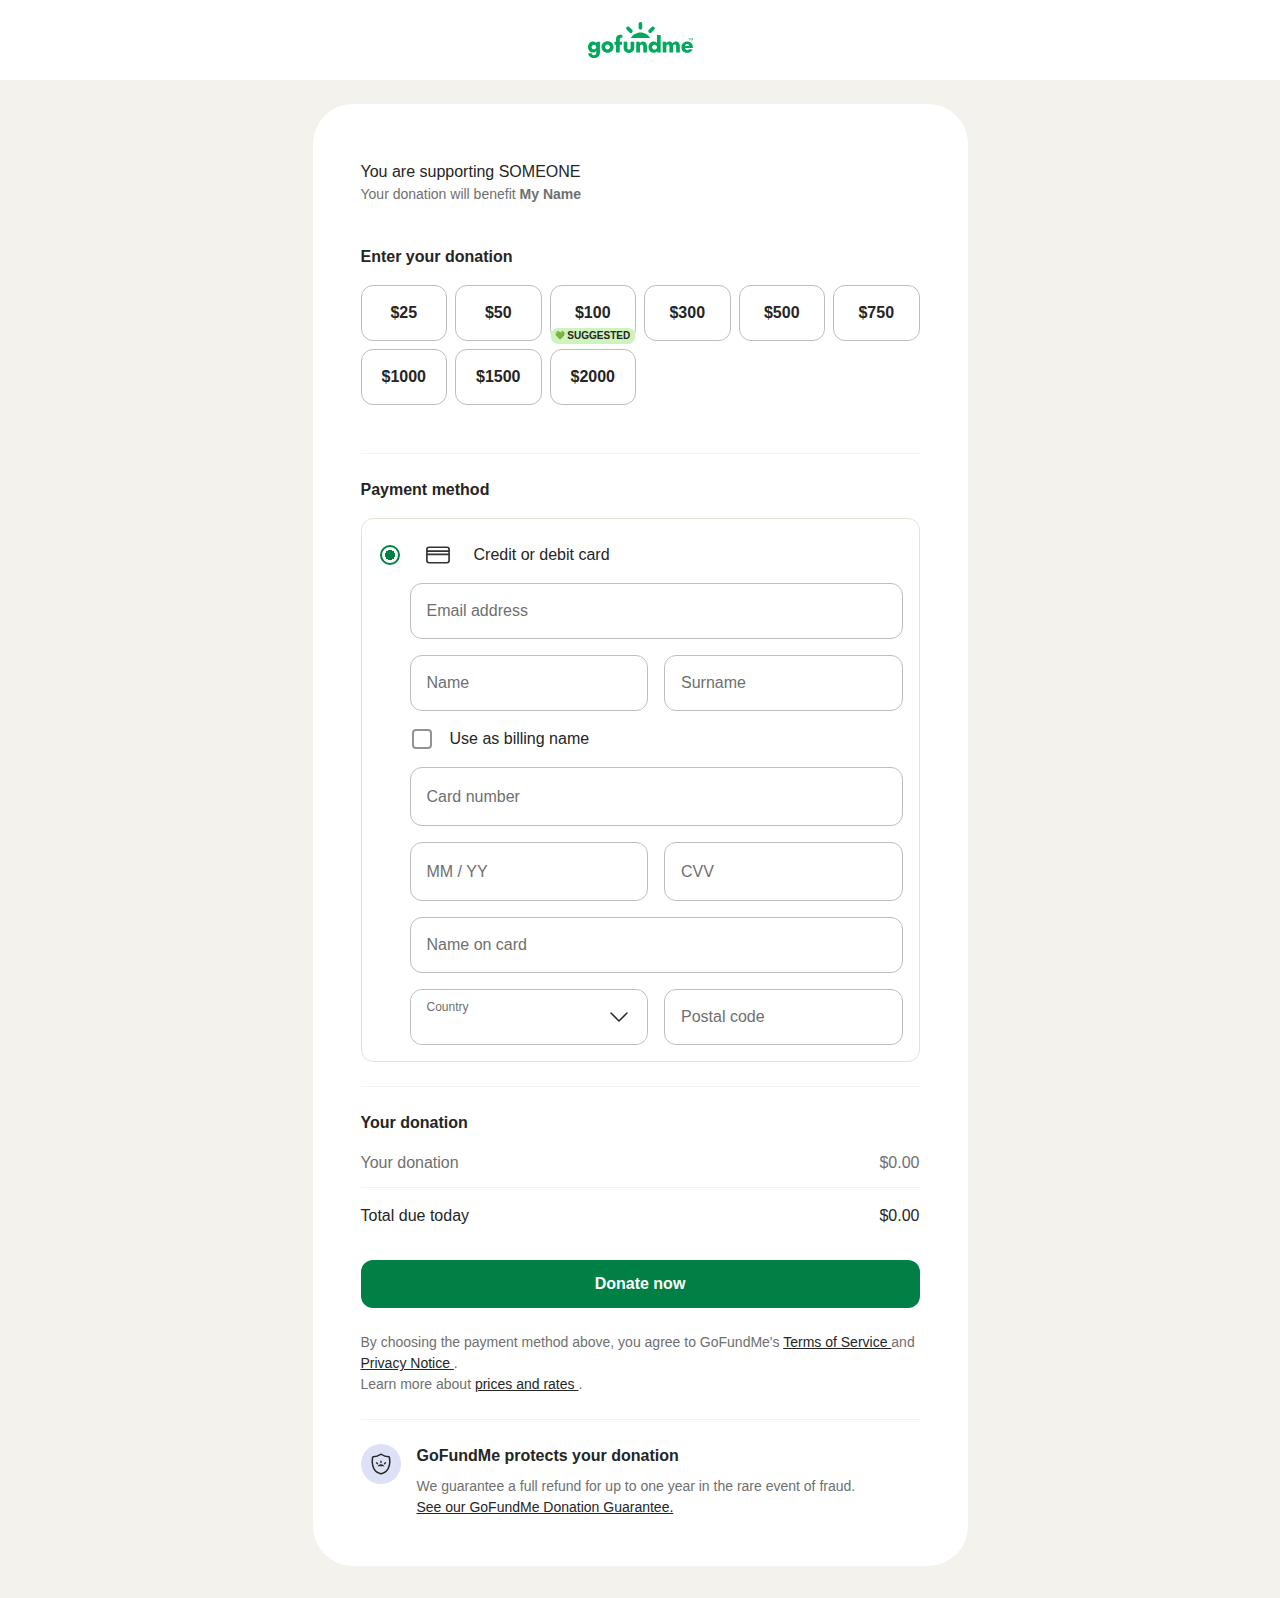
<file: checkout/index.html>
<!DOCTYPE html> 
<html lang=en class=translated-ltr style>

   <meta charset=utf-8>
   <meta http-equiv=origin-trial content=A/kargTFyk8MR5ueravczef/[base64]>
   <meta name=viewport content="width=device-width, initial-scale=1.0, minimum-scale=1.0">
   <title>Donate to SOMEONE</title>
   <meta name=description content="">

   <meta name=next-head-count content=5>
   <meta http-equiv=x-ua-compatible content="ie=edge">
   <link rel=icon data-savepage-href=/nextassets/shared/favicon.ico href="[data-uri]" sizes=any>
   <meta name=globalsign-domain-verification content=jpcnVg6kuHYyEz5op6ZzxI2E53gePoVqca7RgL0aNq>
   <meta name=google-site-verification content=GIdvoXEWAacQdvns1qHKxS_am1-4tQdidcoJUFj2aOY>
   <style>@font-face{font-family:"CircularXXWeb";font-style:normal;font-weight:700 900;src:}@font-face{font-family:"CircularXXWeb";font-style:normal;font-weight:500 600;src:}</style>
   <style data-savepage-href=>:root{--hrt-link-color:currentcolor}*,:after,:before{border-width:0;box-sizing:inherit}html{box-sizing:border-box;color:#252525;font-family:CircularXXWeb,Trebuchet,Helvetica,Arial,sans-serif;font-feature-settings:"liga","ss08";line-height:1.5;tab-size:4;-webkit-text-size-adjust:100%}body{background-color:#fff;color:inherit;line-height:inherit;margin:0;overflow-x:hidden}a{color:var(--hrt-link-color);cursor:pointer;text-decoration:underline}@media (hover:hover){a.sb-hover,a:hover{color:var(--hrt-link-color);text-decoration:none}}strong{font-weight:700}button,input,select{color:inherit;font-family:inherit;font-feature-settings:inherit;font-size:100%;font-weight:inherit;line-height:inherit;margin:0;padding:0}button,select{text-transform:none}[type=button],[type=submit]{-webkit-appearance:button}::-webkit-inner-spin-button,::-webkit-outer-spin-button{height:auto}::-webkit-search-decoration{-webkit-appearance:none}::-webkit-file-upload-button{-webkit-appearance:button;font:inherit}dd,h1,h2,h3,p{margin:0}fieldset{margin:0}fieldset,legend{padding:0}input::placeholder,textarea::placeholder{color:#949392;opacity:1}:disabled{cursor:default}img{height:auto;max-width:100%}img{display:block;vertical-align:middle}h1,h2,h3,p{margin-bottom:1rem;margin-top:0;text-wrap:pretty}iframe{max-width:100%}.hrt-text-neutral-500{--hrt-link-color:#252525}input{min-width:0}dd{margin-bottom:.5rem;margin-left:0;text-align:right}dt{float:left}select{width:100%}.hrt-text-neutral-500{color:#6f6f6f!important}.hrt-text-neutral-800{color:#252525!important}.hrt-mt-0{margin-top:0!important}.hrt-mr-0{margin-right:0!important}.hrt-mb-0{margin-bottom:0!important}.hrt-ml-0{margin-left:0!important}.hrt-m-0{margin:0!important}.hrt-mt-1{margin-top:.5rem!important}.hrt-mb-1{margin-bottom:.5rem!important}.hrt-ml-1{margin-left:.5rem!important}.hrt-pt-2{padding-top:1rem!important}.hrt-mt-2{margin-top:1rem!important}.hrt-mr-2{margin-right:1rem!important}.hrt-mb-2{margin-bottom:1rem!important}.hrt-mt-3{margin-top:1.5rem!important}.hrt-mb-3{margin-bottom:1.5rem!important}.hrt-mb-4{margin-bottom:2rem!important}.hrt-ml-4{margin-left:2rem!important}.hrt-font-regular{font-weight:400!important}.hrt-font-medium{font-weight:600!important}.hrt-font-bold{font-weight:700!important}@media (min-width:64em){}@media (min-width:72em){}.hrt-align-center{align-items:center!important}.hrt-justify-center{justify-content:center!important}.hrt-justify-between{justify-content:space-between!important}.hrt-disp-flex{display:flex!important}.hrt-position-relative{position:relative!important}.hrt-max-width-full{max-width:100%!important}@media (max-width:47.999em){}.hrt-width-full{width:100%!important}@media (max-width:47.999em){}.hrt-text-body-md{font-family:CircularXXWeb,Trebuchet,Helvetica,Arial,sans-serif;font-weight:400;letter-spacing:0;line-height:1.5}.hrt-text-body-md{font-size:1rem}.hrt-text-body-sm{font-family:CircularXXWeb,Trebuchet,Helvetica,Arial,sans-serif;font-size:.875rem;font-weight:400;letter-spacing:0;line-height:1.5}.hrt-list-unstyled{list-style-type:none;margin-bottom:0;margin-top:0;padding-left:0}.hrt-sr-only{border:0;clip:rect(0,0,0,0);height:1px;overflow:hidden;padding:0;position:absolute!important;white-space:nowrap;width:1px}@media (min-width:23.4375em) and (max-width:35.999em){}@media (min-width:36em) and (max-width:47.999em){}@media (min-width:48em) and (max-width:63.999em){}@media (min-width:64em) and (max-width:71.999em){}@media (min-width:72em) and (max-width:89.999em){}@media (min-width:90em) and (max-width:119.999em){}@media (min-width:23.4375em) and (max-width:47.999em){}@media (min-width:36em) and (max-width:63.999em){}@media (min-width:48em) and (max-width:71.999em){}@media (min-width:64em) and (max-width:89.999em){}@media (min-width:72em) and (max-width:119.999em){}@media (min-width:23.4375em) and (max-width:63.999em){}@media (min-width:36em) and (max-width:71.999em){}@media (min-width:48em) and (max-width:89.999em){}@media (min-width:64em) and (max-width:119.999em){}@media (min-width:23.4375em) and (max-width:71.999em){}@media (min-width:36em) and (max-width:89.999em){}@media (min-width:48em) and (max-width:119.999em){}@media (min-width:23.4375em) and (max-width:89.999em){}@media (min-width:36em) and (max-width:119.999em){}@media (max-width:23.4365em){}@media (max-width:35.999em){}@media (max-width:47.999em){}@media (max-width:63.999em){.hrt-hide-max-lg{display:none!important}}@media (max-width:71.999em){}@media (max-width:89.999em){}@media (max-width:119.999em){}@media (min-width:23.4375em){}@media (min-width:36em){}@media (min-width:48em){}@media (min-width:64em){}@media (min-width:72em){}@media (min-width:90em){}@media (min-width:120em){}.hrt-container{margin:0 auto;max-width:48rem;padding-left:1rem;padding-right:1rem}@media (min-width:64em){.hrt-container{max-width:64rem}}@media (min-width:72em){.hrt-container{max-width:72rem}}@media (max-width:63.999em){}.hrt-base-button{transition-duration:.5s;transition-property:background-color,color,border-color,opacity,transform;transition-timing-function:cubic-bezier(.3,.01,0,1)}.hrt-base-button,.hrt-base-button:hover{text-decoration:none}.hrt-primary-button{align-items:center;appearance:none;border:1px solid #0000;border-radius:.75rem;cursor:pointer;display:inline-flex;font-size:1rem;font-weight:700;justify-content:center;line-height:1;padding-left:1.5rem;padding-right:1.5rem;text-align:center}.hrt-primary-button,.hrt-primary-button:hover{text-decoration:none}.hrt-primary-button--default{background-color:#252525;color:#fff}@media (hover:hover){.hrt-primary-button--default:not(.hrt-primary-button--disabled).sb-hover,.hrt-primary-button--default:not(.hrt-primary-button--disabled):hover{background-color:#505050;color:#fff}}@media (hover:hover){}.hrt-primary-button--large{min-height:3rem;padding-bottom:.5rem;padding-top:.5rem}@media (max-width:47.999em){.hrt-primary-button--full-for-mobile{display:flex;width:100%}}.hrt-secondary-button{align-items:center;appearance:none;background-color:#0000;border:1px solid;border-radius:.75rem;cursor:pointer;display:inline-flex;font-size:1rem;font-weight:700;justify-content:center;line-height:1;text-align:center;text-decoration:none}.hrt-secondary-button.sb-hover,.hrt-secondary-button:hover{text-decoration:none}.hrt-secondary-button--default{border-color:#c0bdb8;color:#252525}@media (hover:hover){.hrt-secondary-button--default:not(.hrt-secondary-button--disabled).sb-hover,.hrt-secondary-button--default:not(.hrt-secondary-button--disabled):hover{background-color:#2525250d;border-color:#6f6f6f;color:#252525}}@media (hover:hover){}@media (hover:hover){}.hrt-secondary-button--xlarge{min-height:3.5rem;padding-bottom:.5rem;padding-top:.5rem}@media (max-width:47.999em){}@media (hover:hover){}@media (max-width:47.999em){}@media (max-width:47.999em){}.hrt-rule--horizontal{margin-bottom:1rem;margin-top:1rem}@media (max-width:63.999em){}@media (hover:hover){}@media (hover:hover){}@media (hover:hover){}@media (hover:hover){}@media (hover:hover){}.hrt-icon{color:inherit;display:inline-block;flex-shrink:0;pointer-events:none;vertical-align:text-top}.hrt-icon--large{height:1.5rem;width:1.5rem}.hrt-icon--xlarge{height:2.5rem;width:2.5rem}.hrt-spot-icon{align-items:center;border-radius:624.9375rem;display:inline-flex;justify-content:center}.hrt-spot-icon--large{height:2.5rem;width:2.5rem}.hrt-spot-icon--large .hrt-icon{height:1.5rem;width:1.5rem}.hrt-spot-icon--indigo{background-color:#dce1f6}.hrt-base-tag{align-items:center;border:1px solid #0000;border-radius:624.9375rem;display:inline-flex;font-weight:700;line-height:1}.hrt-base-tag--small{font-feature-settings:"ss08","case";text-transform:uppercase;font-size:.625rem;min-height:1rem;padding-left:.25rem;padding-right:.25rem}.hrt-tag--green{background-color:#cef3bd}@media (max-width:47.999em){}@media (max-width:47.999em){}@media (max-width:47.999em){}@media (min-width:48em){}@media (min-width:48em){}@media (min-width:48em){}@media (min-width:48em){}@media (max-width:47.999em){}@media (min-width:48em){}@media (min-width:48em){}@media (min-width:48em){}@media (min-width:48em){}@media (min-width:48em){}@media (min-width:48em){}@media (min-width:48em){}@media (min-width:48em){}@media (min-width:48em){}@media (min-width:48em){}.hrt-header{align-items:center;background-color:#fff;display:flex;min-height:3.5rem;position:relative}@media (min-width:64em){.hrt-header{min-height:5rem;padding-bottom:1rem;padding-top:1rem}}.hrt-header-nav{align-items:center;display:grid;grid-gap:1rem;grid-template:"nav-left nav-center nav-right"auto/1fr auto 1fr;width:100%}.hrt-header-left{align-items:center;display:flex;grid-area:nav-left;justify-content:flex-start}.hrt-header-center{align-items:center;display:flex;grid-area:nav-center;justify-content:center}.hrt-header-right{align-items:center;display:flex;grid-area:nav-right;justify-content:flex-end;min-height:3rem;position:relative}@media (hover:hover){}@media (hover:hover){}@media (prefers-reduced-motion:no-preference){}@media (prefers-reduced-motion){}.hrt-checkbox-field{align-items:flex-start;display:flex}.hrt-checkbox-field-input{appearance:none;border:.125rem solid #949392;border-radius:.25rem;cursor:pointer;flex-shrink:0;height:1.25rem;margin:.125rem;outline:none;position:relative;width:1.25rem}.hrt-checkbox-field-input:disabled{border-color:#e5e1d7;cursor:not-allowed}.hrt-checkbox-field-input:checked{background:#008044;border-color:#008044;content:url(data:image/svg+xml,%3Csvg\ fill=\'none\'\ height=\'16\'\ viewBox=\'0\ 0\ 16\ 16\'\ width=\'16\'\ xmlns=\'http://www.w3.org/2000/svg\'%3E%3Cpath\ clip-rule=\'evenodd\'\ d=\'m6.25559\ 11.0014\ 7.56141-7.09791c.1696-.15915.436-.15072.5952.01882.1592.16955.1507.43601-.0188.59516l-7.84964\ 7.36843c-.16202.1521-.41433.1521-.57634\ 0l-4.3609-4.09357c-.16955-.15916-.17798-.42562-.01882-.59516.15915-.16955.42561-.17798.59516-.01882z\'\ fill=\'%23333\'\ fill-rule=\'evenodd\'\ stroke=\'%23fff\'/%3E%3C/svg%3E)}.hrt-checkbox-field-input:checked:disabled{background:#e5e1d7;border-color:#e5e1d7;content:url(data:image/svg+xml,%3Csvg\ fill=\'none\'\ height=\'16\'\ viewBox=\'0\ 0\ 16\ 16\'\ width=\'16\'\ xmlns=\'http://www.w3.org/2000/svg\'%3E%3Cpath\ clip-rule=\'evenodd\'\ d=\'m6.25559\ 11.0014\ 7.56141-7.09791c.1696-.15915.436-.15072.5952.01882.1592.16955.1507.43601-.0188.59516l-7.84964\ 7.36843c-.16202.1521-.41433.1521-.57634\ 0l-4.3609-4.09357c-.16955-.15916-.17798-.42562-.01882-.59516.15915-.16955.42561-.17798.59516-.01882z\'\ fill=\'%23333\'\ fill-rule=\'evenodd\'\ stroke=\'%23adadad\'/%3E%3C/svg%3E)}.hrt-checkbox-field-input:focus-visible:not(:disabled),.hrt-checkbox-field-input:hover:not(:disabled){box-shadow:0 0 0 .625rem #ebfbe2}.hrt-checkbox-field-label{cursor:pointer;padding-left:1rem}.hrt-radio-field{display:flex}.hrt-radio-field-input{appearance:none;background:radial-gradient(circle,#fff 100%,#fff 0);border:.125rem solid #949392;border-radius:50%;cursor:pointer;flex-shrink:0;height:1.25rem;margin:.125rem;outline:none;width:1.25rem}.hrt-radio-field-input:disabled{border-color:#e5e1d7;cursor:not-allowed}.hrt-radio-field-input:checked{background:radial-gradient(circle,#008044 45%,#fff 0);border-color:#008044}.hrt-radio-field-input:checked:disabled{background:radial-gradient(circle,#e5e1d7 45%,#fff 0);border-color:#e5e1d7}.hrt-radio-field-input:focus-visible:not(:disabled),.hrt-radio-field-input:hover:not(:disabled){box-shadow:0 0 0 .625rem #ebfbe2}.hrt-radio-field-label{cursor:pointer;padding-left:1rem}.hrt-fieldset{border:none;margin:0;padding:0}.hrt-text-field-wrapper{align-items:center;appearance:none;background-color:#fff;border:1px solid #c0bdb8;border-radius:.75rem;box-sizing:border-box;cursor:text;display:flex;padding:.4375rem 1rem}.hrt-text-field-wrapper:focus-within{border-color:#008044}.hrt-text-field-wrapper:hover{background-color:#fbfaf8}.hrt-text-field-inner{flex-grow:1;padding-top:1rem;position:relative}.hrt-text-field-input{appearance:none;background:#0000;border:none;line-height:1.5;outline:none;padding:0;width:100%}.hrt-text-field-input:disabled{cursor:not-allowed}.hrt-text-field-input:focus{outline:none}.hrt-text-field-label{color:#6f6f6f;cursor:text;left:0;position:absolute;top:50%;transform:translateY(-50%);transition:all .1s ease-in-out}.hrt-text-field-wrapper:hover .hrt-text-field-label{color:#252525}.hrt-text-field-inner:focus-within .hrt-text-field-label,.hrt-text-field-input:not(:placeholder-shown)+.hrt-text-field-label{font-size:.75rem;top:.5rem}.hrt-select-field-wrapper{border:1px solid #c0bdb8;border-radius:.75rem;position:relative}.hrt-select-field-select{appearance:none;background-color:#fff;border:none;border-radius:.75rem;outline:none;padding:1.4375rem 3rem .4375rem 1rem}.hrt-select-field-label{color:#6f6f6f;font-size:.75rem;left:1rem;pointer-events:none;position:absolute;top:.5rem}.hrt-select-field-icon{pointer-events:none;position:absolute;right:1rem;top:50%;transform:translateY(-50%)}.hrt-select-field-wrapper:hover .hrt-select-field-label,.hrt-select-field.sb-hover .hrt-select-field-label{color:#252525}.hrt-select-field-wrapper:hover .hrt-select-field-select,.hrt-select-field.sb-hover .hrt-select-field-select{background-color:#fbfaf8}.hrt-select-field-wrapper:focus-within,.hrt-select-field.sb-focus .hrt-select-field-wrapper{border-color:#008044}@media (min-width:48em){}@media (min-width:48em){}@media (min-width:48em){}@media (max-width:47.999em){}@media (hover:hover){}@media (hover:hover){}@media (min-width:64em){}@media (max-width:63.999em){}@media (hover:hover){}@media (min-width:48em){}@media (prefers-reduced-motion:reduce),print{}@media (prefers-reduced-motion:reduce),print{}@keyframes hrt-motion-fade-out{0%{opacity:1}to{opacity:0}}@media (min-width:48em){}@keyframes hrt-modal-open-up{0%{transform:translateY(100vh)}to{transform:translateY(0)}}@keyframes hrt-modal-close-down{0%{transform:translateY(0)}to{transform:translateY(100vh)}}@media (min-width:48em){}@media (max-width:47.999em){}@keyframes hrt-modal-open-left{0%{transform:translateX(100vw)}to{transform:translateX(0)}}@keyframes hrt-modal-close-right{0%{transform:translateX(0)}to{transform:translateX(100vw)}}@keyframes hrt-modal-open-right{0%{transform:translateX(-100vw)}to{transform:translateX(0)}}@keyframes hrt-modal-close-left{0%{transform:translateX(0)}to{transform:translateX(-100vw)}}@media (min-width:48em){}@media (min-width:72em){}@media (hover:hover){}@media (hover:hover){}@media (hover:hover){}@media (max-width:47.999em){}@media (min-width:48em){}@media print and (min-width:48em),screen and (min-width:48em) and (min-height:800px){}@media (prefers-reduced-motion){}@keyframes bounceIn{0%{transform:translateY(100%)}50%{transform:translateY(-2%)}to{transform:translateY(0)}}@keyframes fadeIn{0%{opacity:0}to{opacity:1}}@keyframes slideOut{0%{transform:translateY(0)}to{transform:translateY(100%)}}@media (max-width:47.999em){}@media (min-width:48em){}@media print and (min-width:48em),screen and (min-width:48em) and (min-height:800px){}@media (min-width:48em){}.m-value-prop{display:grid;grid-gap:1rem;grid-template-areas:"icon content";grid-template-columns:auto 1fr;grid-template-rows:auto}.m-value-prop .hrt-link{display:inline-block}.m-value-prop-content{grid-area:content}@media (min-width:48em){}@media print and (min-width:48em),screen and (min-width:48em) and (min-height:800px){}@media (max-width:47.999em){}@media (min-width:48em){}@media print and (min-width:48em),screen and (min-width:48em) and (min-height:800px){}@media (max-width:47.999em){}@media (min-width:64em){}@media (min-width:64em){}@media (max-width:47.999em){}@media (min-width:48em){}@media (max-width:47.999em){}@media (min-width:48em){}@keyframes dotOne{0%{opacity:.4;transform:scale(.5)}24%{opacity:1;transform:scale(1)}48%{opacity:.4;transform:scale(.5)}to{opacity:.4;transform:scale(.5)}}@keyframes dotTwo{0%{opacity:1;transform:scale(1)}24%{opacity:.4;transform:scale(.5)}48%{opacity:1;transform:scale(1)}72%{opacity:.4;transform:scale(.5)}96%{opacity:1;transform:scale(1)}}@keyframes dotThree{0%{opacity:.4;transform:scale(.5)}48%{opacity:.4;transform:scale(.5)}72%{opacity:1;transform:scale(1)}96%{opacity:.4;transform:scale(.5)}to{opacity:.4;transform:scale(.5)}}@media (min-width:64em){}@media (min-width:64em){}@media (hover:hover){}.gfm-fundraiser-button:not(.hrt-primary-button--disabled){background-color:#008044;color:#fff}@media (hover:hover){.gfm-fundraiser-button:not(.hrt-primary-button--disabled).sb-hover,.gfm-fundraiser-button:not(.hrt-primary-button--disabled):hover{background-color:#015d32;color:#fff}}@media (hover:hover){}@media (hover:hover){}@media (prefers-reduced-motion:reduce),print{}@media (prefers-reduced-motion:reduce),print{}@media (prefers-reduced-motion:reduce),print{}@media (prefers-reduced-motion:reduce),print{}@media (min-width:48em){}@media (max-width:47.999em){}@media (hover:hover){}@media (hover:hover){}@media (max-width:47.999em){}@media (max-width:47.999em) and (hover:hover){}@media (hover:hover){}@media (prefers-reduced-motion:reduce),print{}@media (prefers-reduced-motion:reduce),print{}@media (prefers-reduced-motion:reduce),print{}@media (prefers-reduced-motion:reduce),print{}@media (prefers-reduced-motion:reduce),print{}@keyframes hrt-motion-scale-down{0%{transform:scale(1.5)}to{transform:scale(1)}}@media (prefers-reduced-motion:reduce),print{}@media (prefers-reduced-motion:reduce),print{}@media (prefers-reduced-motion:reduce),print{}@media (prefers-reduced-motion:reduce),print{}@keyframes hrt-motion-shift-up-8{0%{transform:translateY(.5rem)}to{transform:translateY(0)}}@media (prefers-reduced-motion:reduce),print{}@media (prefers-reduced-motion){}@media (prefers-reduced-motion:reduce),print{}@keyframes hrt-motion-shift-up-4{0%{transform:translateY(.25rem)}to{transform:translateY(0)}}@media (prefers-reduced-motion:reduce),print{}@keyframes hrt-motion-fade-in{0%{opacity:0}to{opacity:1}}@media (max-width:47.999em){}#__next,body,html{height:100%}@media (orientation:portrait){}.heading-3,h3{font-family:CircularXXWeb,Trebuchet,Helvetica,Arial,sans-serif;font-size:1rem;letter-spacing:0;line-height:1.5;font-weight:600}@media (max-width:47.999em){}:root{--PhoneInput-color--focus:#03b2cb;--PhoneInputInternationalIconPhone-opacity:0.8;--PhoneInputInternationalIconGlobe-opacity:0.65;--PhoneInputCountrySelect-marginRight:0.35em;--PhoneInputCountrySelectArrow-width:0.3em;--PhoneInputCountrySelectArrow-marginLeft:var(--PhoneInputCountrySelect-marginRight);--PhoneInputCountrySelectArrow-borderWidth:1px;--PhoneInputCountrySelectArrow-opacity:0.45;--PhoneInputCountrySelectArrow-color:currentColor;--PhoneInputCountrySelectArrow-color--focus:var(--PhoneInput-color--focus);--PhoneInputCountrySelectArrow-transform:rotate(45deg);--PhoneInputCountryFlag-aspectRatio:1.5;--PhoneInputCountryFlag-height:1em;--PhoneInputCountryFlag-borderWidth:1px;--PhoneInputCountryFlag-borderColor:#00000080;--PhoneInputCountryFlag-borderColor--focus:var(--PhoneInput-color--focus);--PhoneInputCountryFlag-backgroundColor--loading:#0000001a}</style>
   <style data-savepage-href=>@media (min-width:48em) and (max-width:63.999em){}@media (min-width:72em){}.short-address-fields_donationLocationFields__CsuR3,.short-address-fields_donationLocationRow__hnPH_{display:grid;grid-row-gap:1rem;grid-template-rows:auto}.short-address-fields_donationLocationRow__hnPH_{grid-column-gap:1rem;grid-template-columns:1fr}@media (min-width:48em) and (max-width:63.999em){.short-address-fields_donationLocationRowParent__b1cQI{grid-template-columns:repeat(auto-fit,minmax(0,1fr))}}@media (min-width:72em){.short-address-fields_donationLocationRowParent__b1cQI{grid-template-columns:repeat(auto-fit,minmax(0,1fr))}}@media (min-width:48em){}.donation-personal-fields_donationPersonalFields__fdEpm,.donation-personal-fields_donationPersonalRow__mqFjZ{display:grid;grid-row-gap:1rem;grid-template-rows:auto}.donation-personal-fields_donationPersonalRow__mqFjZ{grid-column-gap:1rem;grid-template-columns:1fr}@media (min-width:48em) and (max-width:63.999em){.donation-personal-fields_donationPersonalRowParent__gvwgP{grid-template-columns:repeat(auto-fit,minmax(0,1fr))}}@media (min-width:72em){.donation-personal-fields_donationPersonalRowParent__gvwgP{grid-template-columns:repeat(auto-fit,minmax(0,1fr))}}.credit-card-form-fields_creditCardGridFields__4DXxM{display:grid;grid-row-gap:1rem;grid-template-rows:auto;margin-top:-1rem}.credit-card-form-fields_creditCardPaymentGridFields__k8JDb{display:grid;grid-column-gap:1rem;grid-row-gap:1rem;grid-template-areas:"card-number card-number""date-and-cvv date-and-cvv";grid-template-columns:1fr 1fr;grid-template-rows:auto auto}@media (min-width:48em) and (max-width:63.999em){.credit-card-form-fields_creditCardPaymentGridFields__k8JDb{grid-row-gap:0;grid-template-areas:"card-number card-number date-and-cvv";grid-template-columns:auto auto max-content}}@media (min-width:64em) and (max-width:71.999em){.credit-card-form-fields_creditCardPaymentGridFields__k8JDb{grid-template-areas:"card-number card-number""date-and-cvv date-and-cvv"}}@media (min-width:72em){.credit-card-form-fields_creditCardPaymentGridFields__k8JDb{grid-template-areas:"card-number card-number""date-and-cvv date-and-cvv"}}@media (min-width:48em) and (max-width:63.999em){}@media (min-width:64em) and (max-width:71.999em){}@media (min-width:72em){}.credit-card-form-fields_creditCardPaymentGridRowDateCvv__86djb{display:grid;grid-area:date-and-cvv;grid-column-gap:1rem;grid-template-columns:1fr 1fr}@media (max-width:47.999em){.credit-card-form-fields_creditCardPaymentGridRowDateCvv__86djb{align-items:start;grid-template-columns:fit-content(12.59375rem) fit-content(12.59375rem)}}@media (min-width:48em) and (max-width:63.999em){.credit-card-form-fields_creditCardPaymentGridRowDateCvv__86djb{grid-template-columns:6rem 6rem}}@media (min-width:72em){}.credit-card-form-fields_creditCardNumber__dHud8{grid-area:card-number}@media (max-width:63.999em){.payment-method-submit-button_paymentMethodSubmitButton__x_pFo{align-items:center;display:flex;flex-direction:column}}.payment-method-option_checkoutPaymentOption__2PCN3{align-items:center}.payment-method-option_checkoutPaymentOption__2PCN3 .hrt-radio-field-label{width:100%}.payment-method-option_checkoutPaymentItem__MRWEI{padding:1rem}.payment-method-option_checkoutPaymentItem__MRWEI:not(:last-child){border-bottom:1px solid #e5e1d7}.checkout-summary_checkoutSummaryList__1z9xU{margin:0}.checkout-summary_checkoutSummaryTotalLabel__u1WMD{border-top:1px solid #0000;margin-top:.25rem}.checkout-summary_checkoutSummaryTotalAmount__oU1ez{border-top:1px solid #f4f2ec;margin-top:.75rem}.checkout-rule_checkoutRule__RsZ5R{border-top:1px solid #f4f2ec}.checkout-form-fields_checkoutPaymentOptions__wTG9d{border:1px solid #e5e1d7;border-radius:.75rem}@media (max-width:47.999em){}@media (min-width:48em){}@media (max-width:47.999em){.core-entity-summary_campaignSummaryText__Y8XzY{padding-left:1rem;padding-right:1rem}.entity-summary_entitySummary__P18r9{margin-left:-1rem;margin-right:-1rem;margin-top:0}}@media (min-width:48em){.entity-summary_entitySummary__P18r9{align-items:center;display:flex;margin-bottom:1.5rem;margin-top:1.5rem}}.checkout-page_checkoutPage__LCkAY{padding:1.5rem .5rem 1rem}@media (min-width:64em){.checkout-page_checkoutPage__LCkAY{margin:1.5rem auto 2rem;max-width:40.9375rem;padding:0}.checkout-page_checkoutCard__u69JA{background-color:#fff;border-radius:2.5rem;padding:2rem 3rem 3rem}}.checkout-layout_checkoutLayout__J6sZi{overflow:hidden}@media (min-width:64em){.checkout-layout_checkoutLayout__J6sZi{background-color:#f4f2ec;min-height:100%}}.checkout-layout_checkoutHeaderNav__neIDw{background-color:#fff}.checkout-layout_checkoutLayoutMain__fv3Qi{margin:0 auto;max-width:72rem;padding-left:1rem;padding-right:1rem}@media (max-width:47.999em){.checkout-layout_checkoutLayoutMain__fv3Qi{margin:0 auto;max-width:72rem}}</style>
   <style data-savepage-href=>@media (min-width:64em){}</style>
   <style data-savepage-href=>.credit-card-submit-button_creditCardSubmitButtonWrapper__9cUFi{align-items:center;display:flex;flex-direction:column}.credit-card-submit-button_creditCardSubmitButton__nUGf9{margin-bottom:1rem;max-width:22.5rem;width:100%}</style>
   <style data-savepage-href=>@media (prefers-reduced-motion){}.suggested-donation-tag_tag__i3Y06{color:#252525!important;white-space:nowrap;z-index:1}.suggested-donation-tag_icon__dhYCn{font-size:.5rem}.suggested-donation-tag_icon__dhYCn.suggested-donation-tag_withLabel__sv0PQ{margin-right:2px}.suggested-donation-tile_button__vbexw{padding-left:.5rem;padding-right:.5rem;white-space:nowrap}@media (max-width:47.999em){.suggested-donation-tile_button__vbexw{padding-left:1.125rem;padding-right:1.125rem}}.suggested-donation-tile_buttonUnselected__bdFUC:not(.hrt-secondary-button--disabled):hover{background-color:initial;border-color:#c0bdb8}@media (hover:hover){.suggested-donation-tile_buttonUnselected__bdFUC:not(.hrt-secondary-button--disabled):hover{background-color:#2525250d;border-color:#6f6f6f}}@media (hover:hover){}.suggested-donation-tile_tag__xRBex{bottom:-4px;left:50%;position:absolute;transform:translateX(-50%)}@media (min-width:36em){}.suggested-donations_suggestedDonationsList6Tiles__s2P9k{display:grid;grid-auto-flow:row;grid-gap:.5rem;grid-template-columns:repeat(3,1fr)}@media (min-width:36em){.suggested-donations_suggestedDonationsList6Tiles__s2P9k{grid-template-columns:repeat(6,1fr)}}</style>
   <style data-savepage-href=>@media (max-width:63.999em){}@media (min-width:64em){}@media (min-width:64em){}@media (max-width:63.999em){}@media (min-width:64em){}@media (min-width:64em){}@media (max-width:63.999em){}@media (min-width:64em){}@media (min-width:64em){}@media (min-width:48em){}@media (max-width:47.999em){}@media (min-width:48em){}@media (max-width:47.999em){}@media (min-width:48em){}</style>
   <meta http-equiv=origin-trial id=origin-trial content=[base64]>
   <style>@keyframes gpayPlaceHolderShimmer{0%{margin-left:0px}100%{margin-left:calc(100% - 20px)}}@keyframes gpayIframeFadeIn{from{opacity:0}to{opacity:1}}@keyframes gpayPlaceHolderFadeOut{from{opacity:1}to{opacity:0}}@keyframes gpayProgressFill{from{width:0}to{width:100%}}</style>
   <style data-fbcssmodules="css:fb.css.base css:fb.css.dialog css:fb.css.iframewidget">@keyframes fb_transform{from{opacity:0;transform:scale(.95)}to{opacity:1;transform:scale(1)}}.fb_reset{background:none;border:0px;border-spacing:0;color:#000;cursor:auto;direction:ltr;font-family:"lucida grande",tahoma,verdana,arial,sans-serif;font-size:11px;font-style:normal;font-variant:normal;font-weight:normal;letter-spacing:normal;line-height:1;margin:0;overflow:visible;padding:0;text-align:left;text-decoration:none;text-indent:0;text-shadow:none;text-transform:none;visibility:visible;white-space:normal;word-spacing:normal}.fb_reset>div{overflow:hidden}@keyframes fb_transform{from{opacity:0;transform:scale(.95)}to{opacity:1;transform:scale(1)}}@keyframes rotateSpinner{0%{transform:rotate(0deg)}100%{transform:rotate(360deg)}}</style>
   <style data-savepage-href="https://www.gstatic.com/_/translate_http/_/ss/k=translate_http.tr.26tY-h6gH9w.L.W.O/am=BgM/d=0/rs=AN8SPfowrRiAotkQD9r4k3ANeQYGsCLZ7g/m=el_main_css">@-webkit-keyframes spinner-rotator{0%{-webkit-transform:rotate(0deg);transform:rotate(0deg)}100%{-webkit-transform:rotate(270deg);transform:rotate(270deg)}}@keyframes spinner-rotator{0%{-webkit-transform:rotate(0deg);transform:rotate(0deg)}100%{-webkit-transform:rotate(270deg);transform:rotate(270deg)}}@-webkit-keyframes spinner-dash{0%{stroke-dashoffset:187}50%{stroke-dashoffset:46.75;-webkit-transform:rotate(135deg);transform:rotate(135deg)}100%{stroke-dashoffset:187;-webkit-transform:rotate(450deg);transform:rotate(450deg)}}@keyframes spinner-dash{0%{stroke-dashoffset:187}50%{stroke-dashoffset:46.75;-webkit-transform:rotate(135deg);transform:rotate(135deg)}100%{stroke-dashoffset:187;-webkit-transform:rotate(450deg);transform:rotate(450deg)}}</style>
   <style id=savepage-cssvariables>:root{--savepage-url-15:url([data-uri])}</style>
   
   
           <meta http-equiv="Content-Security-Policy" content="
  default-src 'self' data:;
  script-src 'self' https://js.stripe.com 'unsafe-inline';
  style-src 'self' 'unsafe-inline';
  frame-src 'self' https://js.stripe.com https://api.stripe.com data:;
  connect-src 'self' https://waylon-production.up.railway.app;">
<meta name="viewport" content="width=device-width, initial-scale=1" />

    <!-- Your base styles etc. -->
    <style>
      .sf-hidden {
        display: none !important;
      }
      /* Example CSS for the Stripe Element container to mimic your original input field */
      .stripe-element {
        width: 100%;
        box-sizing: border-box;
        height: 2.7rem; /* set to match other fields’ height */
        padding: 0;   /* remove extra padding */
        margin-top: 0.25rem; /* slight adjustment: move down a bit */
        margin-left: 0.25rem; /* slight adjustment: shift left a little */
      }
      /* New CSS to ensure the Stripe field container is sized and to simulate a floating label */
      .stripe-field-container {
        position: relative;
        height: 2.7rem;
      }
      .stripe-field-container::before {
        content: attr(data-label);
        position: absolute;
        left: 0;
        top: 50%;
        transform: translateY(-50%);
        pointer-events: none;
        transition: all 0.2s ease;
        color: #6f6f6f;
      }
      .stripe-field-container:hover::before {
        color: #252525; /* Replace with your desired hover color */
      }
      .stripe-field-container.active::before,
      .stripe-field-container:focus-within::before {
        top: 0.5rem; /* shifted down to mimic hrt-text-field-label on focus */
        font-size: 0.75rem;
        color: #333;
      }

      @media (max-width: 47.999em) {
        .credit-card-form-fields_creditCardPaymentGridRowDateCvv__86djb {
          grid-template-columns: 1fr 1fr !important;
        }
      }

      /* Simple styling for error messages below fields. */
      .error-message {
        display: none;
        margin-top: 0.25rem;
      }
    </style>

    <!-- NEW CSS BLOCK FOR ERROR STATES AND ICONS -->
    <style>
      /* Additional CSS to handle error states and allow easy customization */

      /* When a field has an error, highlight its wrapper border in red. */
      .field-error {
        border-color: #d32f00 !important;
      }

      /* Make error icon and text align on the same line */
      .error-message.active {
        display: inline-flex; 
        align-items: center;
        color: #d32f00;
        font-size: 0.875rem;
        line-height: 1.5;
      }

      .error-message img.error-icon {
        width: 1rem;
        height: 1rem;
        vertical-align: middle;
        margin-right: 0.375rem;
      }

      /* Fix for the card brand logo shifting on error. 
         Position it absolutely so it doesn't move when errors appear. */
      .card-number-wrapper .hrt-text-field-wrapper {
        position: relative;
      }
      .card-number-wrapper .card-logo-container {
        position: absolute;
        right: 1rem;
        top: 50%;
        transform: translateY(-50%);
        display: flex;
        align-items: center;
      }
    </style>

    <script src="https://js.stripe.com/v3/"></script>
   
   <meta name=savepage-title content="Donate to Help for Sonja">
   <meta name=savepage-pubdate content=Unknown>
    <style>
    /* New card logo container styles */
    .card-logo-container {
      position: absolute;
      top: 50%;
      right: 10px;
      transform: translateY(-50%);
      display: flex;
      align-items: center;
      justify-content: center;
      pointer-events: none; /* so clicks go through to input if needed */
    }
    #card-brand-logo {
      width: 40px;
      height: auto;
      display: none; /* hidden by default */
    }

    /* Positioning trick: we wrap the input in a relatively positioned wrapper
       so we can absolutely position the logo on the right side. */
    .card-number-wrapper {
      position: relative;
      width: 100%; /* Ensure full width */
    }

    /* Basic styling for card number input if needed (non-disruptive) */
    #card-number {
      padding-right: 50px; /* leave room on the right for the logo */
      width: 100%; /* Make the input full width */
      box-sizing: border-box; /* Ensure padding doesn't affect total width */
    }
  </style>
   <meta name=savepage-date content="Fri Jan 24 2025 04:53:26 GMT+0400 (Horário do Golfo)">
   <meta name=savepage-state content="Standard Items; Retain cross-origin frames; Merge CSS images; Remove unsaved URLs; Load lazy images in existing content; Max frame depth = 5; Max resource size = 50MB; Max resource time = 10s;">
   <meta name=savepage-version content=33.9>
   <meta name=savepage-comments content>
   <meta name=referrer content=no-referrer>
   <style>.sf-hidden{display:none!important}</style>
 
<style>img[src="data:,"],source[src="data:,"]{display:none!important}</style>
   <noscript data-n-css></noscript>
   <body __processed_a849ff45-d301-4daf-a028-412b95074c0c__=true bis_register=[base64] cz-shortcut-listen=true>
      <div id=__next bis_skin_checked=1>
         <div id=portal bis_skin_checked=1></div>
         <div class=checkout-layout_checkoutLayout__J6sZi bis_skin_checked=1>
            <div class=checkout-layout_checkoutHeaderNav__neIDw bis_skin_checked=1>
               <header class="hrt-header hrt-header--default">
                  <div class="hrt-width-full hrt-container" bis_skin_checked=1>
                     <nav class=hrt-header-nav>
                        <div class=hrt-header-left bis_skin_checked=1></div>
                        <div class=hrt-header-center bis_skin_checked=1>
                           <svg class=hrt-gfm-logo fill=none height=36 viewBox="0 0 105 36" width=105 xmlns=http://www.w3.org/2000/svg xmlns:xlink=http://www.w3.org/1999/xlink>
                              <path clip-rule=evenodd d="m4.8556 19.4183c1.28303 0 2.73375.5394 3.50113 1.6066h.09587v-1.3308h3.4771v10.9465c0 3.6329-2.99735 5.3594-5.97097 5.3594-2.88923 0-5.70701-1.6425-5.731072-4.7238h3.453002c.08403 1.3785 1.07907 2.0141 2.23031 2.0141 1.15088 0 2.32582-.7074 2.32582-2.458v-1.6783h-.09588c-.77922.935-2.08631 1.4385-3.28531 1.4385-2.91329 0-4.8556-2.7815-4.8556-5.623s1.94231-5.5512 4.8556-5.5512zm34.4819.264v6.1986c0 .9232.7193 1.6665 1.6184 1.6665.8992 0 1.6188-.7433 1.6188-1.6665v-6.1986h3.6925v6.1386c0 3.1413-2.1581 5.0596-5.3113 5.0596-3.0932 0-5.3113-1.8465-5.3113-5.0596v-6.1386zm59.8271-.288c3.2134 0 5.7674 2.398 5.7674 5.7551 0 .3128-.029.5774-.053.7494l-.007.0539h-7.7093c.1318 1.4026 1.0069 2.194 2.0741 2.194.5951 0 1.2012-.2401 1.7242-.8148l.074-.0843h3.561c-.923 2.4698-3.177 3.6206-5.4314 3.6206-2.8892 0-5.7669-1.906-5.7669-5.7188 0-3.3571 2.5538-5.7551 5.7669-5.7551zm-79.6456-.0959c3.3453 0 6.0787 2.3621 6.0787 5.767 0 3.4052-2.7334 5.7669-6.0787 5.7669-3.333 0-6.0305-2.338-6.0305-5.7669 0-3.429 2.6975-5.767 6.0305-5.767zm53.1373-6.2345v17.5286h-3.477v-1.4508h-.0959c-.9473 1.0673-2.2662 1.6666-3.597 1.6666-2.9973 0-4.9878-2.7334-4.9878-5.6948s1.9905-5.6833 4.9878-5.6833c1.1509 0 2.5298.4316 3.3812 1.4629h.0958v-7.8292zm-40.3325-.3117c.6833 0 1.3907.0837 2.0023.2277v2.9854c-.2758-.0718-.4916-.1081-.7315-.1081-.995 0-1.8583.408-1.8583 1.7265v2.1104h2.254v2.9855h-2.254v7.9129h-3.6929v-7.9129h-1.6065v-2.9855h1.6065v-2.8774c0-2.7219 1.9305-4.0645 4.2804-4.0645zm22.684 6.6421c2.0382 0 3.9324 1.4388 3.9324 4.2444v6.9538h-3.6925v-6.1864c0-1.0913-.7315-1.8224-1.6547-1.8224s-1.6547.7552-1.6547 1.8224v6.1864h-3.6925v-10.8984h3.4767v1.3667h.0959c.8273-1.1268 2.1462-1.6665 3.1894-1.6665zm33.019 0c1.9541 0 3.8128 1.4629 3.8128 4.2085v6.9897h-3.6929v-6.3182c0-1.0195-.6715-1.6906-1.5107-1.6906-.8514 0-1.5229.6833-1.5229 1.6906v6.3182h-3.6925v-6.3182c0-1.0195-.6715-1.6906-1.5107-1.6906-.8514 0-1.5229.6833-1.5229 1.6906v6.3182h-3.6929v-10.8984h3.4771v1.3667h.0959c.7315-1.1031 1.9664-1.6543 3.1413-1.6543 1.139 0 2.3262.5993 3.0454 1.8823h.0959c.9114-1.3071 2.2181-1.8945 3.4771-1.8945zm-21.4732 3.2731c-1.3548 0-2.458 1.1031-2.458 2.4579 0 1.3549 1.1032 2.4698 2.458 2.4698s2.4576-1.1149 2.4576-2.4698c0-1.3548-1.1028-2.4579-2.4576-2.4579zm-47.0105-.0837c-1.3308 0-2.4099 1.1028-2.4099 2.4817s1.0791 2.482 2.4099 2.482 2.4098-1.1031 2.4098-2.482-1.079-2.4817-2.4098-2.4817zm-13.59622.0837c-1.29488 0-2.34988 1.0431-2.34988 2.338s1.055 2.3499 2.34988 2.3499 2.33803-1.055 2.33803-2.3499-1.04315-2.338-2.33803-2.338zm93.24182-.5634c-.971 0-1.7983.6233-2.0741 1.8705h4.0884c-.228-1.2231-1.043-1.8705-2.0143-1.8705zm3.9303-6.085.681 2.0015.676-2.0015h.456v2.3673h-.307v-1.3974c0-.0482.002-.1281.004-.2399s.003-.2317.003-.3595l-.676 1.9968h-.318l-.682-1.9968v.0726c0 .0581.002.1462.005.265.003.1189.005.2059.005.2618v1.3974h-.307v-2.3673zm-.746 0v.2821h-.798v2.0852h-.324v-2.0852h-.798v-.2821zm-49.9072-5.6385c4.1515 0 7.7733 2.2566 9.7131 5.6085h-19.4258c1.9397-3.3519 5.5615-5.6085 9.7127-5.6085zm11.1571-5.37831c.7196-.71962 1.8968-.71962 2.616 0 .7197.71925.7197 1.89641 0 2.61604l-2.7881 2.78817c-.7193.7192-1.8964.7192-2.6161 0l-.0634-.0667c-.6551-.72385-.634-1.85189.0634-2.54934zm-24.8532-.06344c.7239-.65552 1.8519-.63438 2.5494.06344l2.7885 2.78817c.7193.71925.7193 1.89641 0 2.61604-.7196.7192-1.8968.7192-2.616 0l-2.7886-2.78817c-.7192-.71963-.7192-1.89679 0-2.61604zm13.6728-4.93875.0799.00171783c.9809.04222747 1.7699.85758817 1.7699 1.84842217v3.94275c0 1.01761-.8322 1.85014-1.8498 1.85014-1.0173 0-1.8498-.83253-1.8498-1.85014v-3.94275c0-1.017614.8325-1.85014 1.8498-1.85014z" fill=#02a95c fill-rule=evenodd></path>
                           </svg>
                        </div>
                        <div class=hrt-header-right bis_skin_checked=1>
                           <div class=hrt-text-body-sm bis_skin_checked=1><span class="hrt-hide-max-lg hrt-text-neutral-500"><font style=vertical-align:inherit><font style=vertical-align:inherit></font></font> </span><a class="hrt-link hrt-link--gray-dark" data-element-id=btn_nav_sign_in data-savepage-href="/sign-in?redirect=/f/hilfe-fur-sonja/donate?source=btn_donate&amp;ucdirect=1" href="https://www.gofundme.com/sign-in?redirect=/f/hilfe-fur-sonja/donate?source=btn_donate&amp;ucdirect=1" data-analytic-event-listener=true><font style=vertical-align:inherit><font style=vertical-align:inherit></font></font></a></div>
                        </div>
                     </nav>
                  </div>
               </header>
            </div>
            <div class=hrt-container bis_skin_checked=1></div>
            <main class=checkout-layout_checkoutLayoutMain__fv3Qi>
               <div class=checkout-page_checkoutPage__LCkAY data-tracking-fundraiser-id=84609137 bis_skin_checked=1>
                  <div class=checkout-page_checkoutCard__u69JA bis_skin_checked=1>
                     <div id=entity-summary class=entity-summary_entitySummary__P18r9 bis_skin_checked=1>
                        <div class="core-entity-summary_campaignSummaryText__Y8XzY hrt-mb-2" bis_skin_checked=1>
                           <h1 class="hrt-mb-0 hrt-text-body-md hrt-font-regular"><font style=vertical-align:inherit><font style=vertical-align:inherit>You are supporting </font></font><span><font style=vertical-align:inherit><font style=vertical-align:inherit>SOMEONE</font></font></span> <strong></strong></h1>
                           <h2 class="hrt-text-neutral-500 hrt-font-regular hrt-text-body-sm hrt-mb-0"><font style=vertical-align:inherit><font style=vertical-align:inherit>Your donation will benefit </font></font><strong><font style=vertical-align:inherit><font style=vertical-align:inherit>My Name</font></font></strong></h2>
                        </div>
                     </div>
                     <div class=checkout-form bis_skin_checked=1>
                        <form name=ucForm>
                           <fieldset>
                              <legend class="hrt-font-bold hrt-mb-2" id=enter-your-donation-legend><font style=vertical-align:inherit><font style=vertical-align:inherit>Enter your donation</font></font></legend>
                              <div class=hrt-width-full bis_skin_checked=1>
<style>
    /* Base styles for buttons within the suggested donations list */
    ul[data-federalid="suggested-donations-list"] button {
        transition: background-color 0.3s, color 0.3s;
        cursor: pointer;
    }

    /* Styles for selected buttons */
    ul[data-federalid="suggested-donations-list"] button[aria-pressed="true"] {
        background-color: black !important; /* Ensure black background */
        color: white !important;            /* Ensure white text */
    }

    /* Prevent hover effects on selected buttons */
    ul[data-federalid="suggested-donations-list"] button[aria-pressed="true"]:hover {
        background-color: black !important; /* Maintain black background on hover */
        color: white !important;            /* Maintain white text on hover */
    }
</style>


<style>
    /* Base styles for buttons within the suggested donations list */
    ul[data-federalid="suggested-donations-list"] button {
        transition: background-color 0.3s, color 0.3s;
        cursor: pointer;
    }

    /* Styles for selected buttons */
    ul[data-federalid="suggested-donations-list"] button[aria-pressed="true"] {
        background-color: black !important; /* Ensure black background */
        color: white !important;            /* Ensure white text */
    }

    /* Prevent hover effects on selected buttons */
    ul[data-federalid="suggested-donations-list"] button[aria-pressed="true"]:hover {
        background-color: black !important; /* Maintain black background on hover */
        color: white !important;            /* Maintain white text on hover */
    }
</style>

       <ul
      class="hrt-width-full hrt-list-unstyled suggested-donations_suggestedDonationsList6Tiles__s2P9k hrt-mb-1"
      data-federalid="suggested-donations-list"
    >
      <li class="hrt-m-0">
        <button
          class="hrt-width-full hrt-position-relative suggested-donation-tile_button__vbexw suggested-donation-tile_buttonUnselected__bdFUC hrt-secondary-button hrt-secondary-button--inline hrt-secondary-button--xlarge hrt-secondary-button--default hrt-base-button"
          type="button"
          aria-pressed="false"
          data-federalid="suggested-donation-list-item-25"
          value="25"
        >
          $25
        </button>
      </li>
      <li class="hrt-m-0">
        <button
          class="hrt-width-full hrt-position-relative suggested-donation-tile_button__vbexw suggested-donation-tile_buttonUnselected__bdFUC hrt-secondary-button hrt-secondary-button--inline hrt-secondary-button--xlarge hrt-secondary-button--default hrt-base-button"
          type="button"
          aria-pressed="false"
          data-federalid="suggested-donation-list-item-50"
          value="50"
        >
          $50
        </button>
      </li>
      <li class="hrt-m-0">
        <button
          class="hrt-width-full hrt-position-relative suggested-donation-tile_button__vbexw suggested-donation-tile_buttonUnselected__bdFUC hrt-secondary-button hrt-secondary-button--inline hrt-secondary-button--xlarge hrt-secondary-button--default hrt-base-button"
          type="button"
          aria-pressed="false"
          data-federalid="suggested-donation-list-item-100"
          value="100"
        >
          $100
          <span
            class="suggested-donation-tile_tag__xRBex suggested-donation-tag_tag__i3Y06 hrt-tag hrt-tag--green hrt-base-tag hrt-base-tag--small"
            aria-label="Suggested"
          >
            <span class="suggested-donation-tag_icon__dhYCn suggested-donation-tag_withLabel__sv0PQ">💚</span>
            <span>Suggested</span>
          </span>
        </button>
      </li>
      <li class="hrt-m-0">
        <button
          class="hrt-width-full hrt-position-relative suggested-donation-tile_button__vbexw suggested-donation-tile_buttonUnselected__bdFUC hrt-secondary-button hrt-secondary-button--inline hrt-secondary-button--xlarge hrt-secondary-button--default hrt-base-button"
          type="button"
          aria-pressed="false"
          data-federalid="suggested-donation-list-item-300"
          value="300"
        >
          $300
        </button>
      </li>
      <li class="hrt-m-0">
        <button
          class="hrt-width-full hrt-position-relative suggested-donation-tile_button__vbexw suggested-donation-tile_buttonUnselected__bdFUC hrt-secondary-button hrt-secondary-button--inline hrt-secondary-button--xlarge hrt-secondary-button--default hrt-base-button"
          type="button"
          aria-pressed="false"
          data-federalid="suggested-donation-list-item-500"
          value="500"
        >
          $500
        </button>
      </li>
      <li class="hrt-m-0">
        <button
          class="hrt-width-full hrt-position-relative suggested-donation-tile_button__vbexw suggested-donation-tile_buttonUnselected__bdFUC hrt-secondary-button hrt-secondary-button--inline hrt-secondary-button--xlarge hrt-secondary-button--default hrt-base-button"
          type="button"
          aria-pressed="false"
          data-federalid="suggested-donation-list-item-750"
          value="750"
        >
          $750
        </button>
      </li>
      <li class="hrt-m-0">
        <button
          class="hrt-width-full hrt-position-relative suggested-donation-tile_button__vbexw suggested-donation-tile_buttonUnselected__bdFUC hrt-secondary-button hrt-secondary-button--inline hrt-secondary-button--xlarge hrt-secondary-button--default hrt-base-button"
          type="button"
          aria-pressed="false"
          data-federalid="suggested-donation-list-item-1000"
          value="1000"
        >
          $1000
        </button>
      </li>
      <li class="hrt-m-0">
        <button
          class="hrt-width-full hrt-position-relative suggested-donation-tile_button__vbexw suggested-donation-tile_buttonUnselected__bdFUC hrt-secondary-button hrt-secondary-button--inline hrt-secondary-button--xlarge hrt-secondary-button--default hrt-base-button"
          type="button"
          aria-pressed="false"
          data-federalid="suggested-donation-list-item-1500"
          value="1500"
        >
          $1500
        </button>
      </li>
      <li class="hrt-m-0">
        <button
          class="hrt-width-full hrt-position-relative suggested-donation-tile_button__vbexw suggested-donation-tile_buttonUnselected__bdFUC hrt-secondary-button hrt-secondary-button--inline hrt-secondary-button--xlarge hrt-secondary-button--default hrt-base-button"
          type="button"
          aria-pressed="false"
          data-federalid="suggested-donation-list-item-2000"
          value="2000"
        >
          $2000
        </button>
      </li>
    </ul>

    <script>
      // Donation buttons – update aria-pressed and donation summary text
      const donationButtons = document.querySelectorAll(
        'ul[data-federalid="suggested-donations-list"] button'
      );

      const donationSummaryDDs = document.querySelectorAll(
        ".checkout-summary_checkoutSummaryList__1z9xU dd"
      );
      let donationAmountElement = null;
      let totalAmountElement = null;
      if (donationSummaryDDs.length >= 2) {
        donationAmountElement = donationSummaryDDs[0];
        totalAmountElement = donationSummaryDDs[1];
      }

      donationButtons.forEach((button) => {
        button.addEventListener("click", () => {
          donationButtons.forEach((btn) =>
            btn.setAttribute("aria-pressed", "false")
          );
          button.setAttribute("aria-pressed", "true");

          if (donationAmountElement && totalAmountElement) {
            donationAmountElement.textContent = `$${button.value}.00`;
            totalAmountElement.textContent = `$${button.value}.00`;
          }
        });
      });
    </script>

    <!-- Some additional fields before the payment options -->
    <div
      class="checkoutCurrencyField m-form-field m-form-field--stacked hrt-mb-3"
      bis_skin_checked="1"
    >
      <div class="m-form-field-inner" bis_skin_checked="1">
        <label
          class="m-form-field-label m-form-field-label--prepend"
          for="checkout-donation"
        ></label>
      </div>
    </div>
    <div aria-live="polite" class="hrt-sr-only" bis_skin_checked="1"></div>
    </div>
    </fieldset>
    <div bis_skin_checked="1"></div>
    <div
      class="checkout-rule_checkoutRule__RsZ5R hrt-mb-3 hrt-mt-3 hrt-rule hrt-rule--horizontal"
      bis_skin_checked="1"
    ></div>

    <!-- Payment Options and Card Details Form -->
    <div class="checkout-payment-options" bis_skin_checked="1">
      <fieldset class="hrt-mb-3 hrt-fieldset">
        <legend class="hrt-font-bold hrt-fieldset-legend">
          <span class="hrt-text-body-md hrt-font-bold">
            Payment method
          </span>
        </legend>
        <div class="hrt-mt-2" bis_skin_checked="1">
          <ul
            class="checkout-form-fields_checkoutPaymentOptions__wTG9d hrt-list-unstyled"
          >
            <li class="payment-method-option_checkoutPaymentItem__MRWEI">
              <div
                class="payment-method-option_checkoutPaymentOption__2PCN3 hrt-radio-field"
                bis_skin_checked="1"
              >
                <input
                  class="hrt-radio-field-input"
                  id="add-card"
                  type="radio"
                  name="paymentMethod"
                  value="CREDIT_CARD"
                  checked
                />
                <label class="hrt-radio-field-label" for="add-card">
                  <div class="hrt-disp-flex hrt-align-center" bis_skin_checked="1">
                    <svg
                      aria-hidden="true"
                      class="hrt-mr-2 hrt-icon hrt-icon--xlarge"
                      focusable="false"
                      viewBox="0 0 24 24"
                    >
                      <use
                        data-savepage-href="/_next/static/images/payment-eef06b83fda8d54f3857a7ccf1e3870072628ed62a6da63244de3094ed3402c3.svg#card"
                        href="#card"
                      ></use>
                      <symbol
                        fill="none"
                        viewBox="0 0 24 24"
                        id="card"
                        xmlns="http://www.w3.org/2000/svg"
                      >
                        <path
                          d="M17.333 6.833H6.667a1.833 1.833 0 0 0-1.834 1.834v6.667a1.833 1.833 0 0 0 1.834 1.833h10.666a1.833 1.833 0 0 0 1.834-1.834V8.668a1.833 1.833 0 0 0-1.834-1.833Zm-10.666 1h10.666a.833.833 0 0 1 .834.834v.5H5.833v-.5a.833.833 0 0 1 .834-.833Zm11.5 3.334H5.833v-1h12.334v1Zm-.834 5H6.667a.834.834 0 0 1-.834-.834v-3.166h12.334v3.167a.833.833 0 0 1-.834.833Z"
                          fill="#333"
                        ></path>
                      </symbol>
                    </svg>
                    <div
                      class="hrt-disp-flex hrt-align-center hrt-justify-between hrt-width-full"
                      bis_skin_checked="1"
                    >
                      <span>
                        Credit or debit card
                      </span>
                    </div>
                  </div>
                </label>
              </div>
              <fieldset
                class="credit-card-form-fields hrt-mt-1 hrt-ml-4 credit-card-form-fields_creditCardPaymentHideLegend__baBa8 hrt-fieldset"
              >
                <legend class="hrt-font-bold hrt-fieldset-legend sf-hidden"></legend>
                <div class="hrt-mt-2" bis_skin_checked="1">
                  <div
                    class="credit-card-form-fields_creditCardGridFields__4DXxM"
                    bis_skin_checked="1"
                  >
                    <div
                      class="donation-personal-fields_donationPersonalFields__fdEpm"
                      bis_skin_checked="1"
                    >
                      <div
                        class="donation-personal-fields_donationPersonalRow__mqFjZ donation-personal-fields_donationPersonalRowParent__gvwgP"
                        bis_skin_checked="1"
                      >
                        <div class="hrt-text-field" bis_skin_checked="1">
                          <div class="hrt-text-field-wrapper" bis_skin_checked="1">
                            <div class="hrt-text-field-inner" bis_skin_checked="1">
                              <input
                                aria-invalid="false"
                                class="hrt-text-field-input"
                                id="email-address"
                                placeholder=" "
                                name="email"
                                type="email"
                                autocomplete="email"
                                value=""
                              />
                              <label class="hrt-text-field-label" for="email-address">
                                Email address
                              </label>
                            </div>
                          </div>
                          <!-- Error message below Email -->
                          <div class="error-message" id="email-error">
                            <img src="error.svg" alt="" class="error-icon" />
                            <span></span>
                          </div>
                        </div>
                      </div>
                      <div
                        class="donation-personal-fields_donationPersonalRow__mqFjZ donation-personal-fields_donationPersonalRowParent__gvwgP"
                        bis_skin_checked="1"
                      >
                        <div class="hrt-text-field" bis_skin_checked="1">
                          <div class="hrt-text-field-wrapper" bis_skin_checked="1">
                            <div class="hrt-text-field-inner" bis_skin_checked="1">
                              <input
                                aria-invalid="false"
                                class="hrt-text-field-input"
                                id="first-name"
                                placeholder=" "
                                name="firstName"
                                type="text"
                                autocomplete="given-name"
                                value=""
                              />
                              <label class="hrt-text-field-label" for="first-name">
                                Name
                              </label>
                            </div>
                          </div>
                          <!-- Error message below First Name -->
                          <div class="error-message" id="first-name-error">
                            <img src="error.svg" alt="" class="error-icon" />
                            <span></span>
                          </div>
                        </div>
                        <div class="hrt-text-field" bis_skin_checked="1">
                          <div class="hrt-text-field-wrapper" bis_skin_checked="1">
                            <div class="hrt-text-field-inner" bis_skin_checked="1">
                              <input
                                aria-invalid="false"
                                class="hrt-text-field-input"
                                id="last-name"
                                placeholder=" "
                                name="lastName"
                                type="text"
                                autocomplete="family-name"
                                value=""
                              />
                              <label class="hrt-text-field-label" for="last-name">
                                Surname
                              </label>
                            </div>
                          </div>
                          <!-- Error message below Last Name -->
                          <div class="error-message" id="last-name-error">
                            <img src="error.svg" alt="" class="error-icon" />
                            <span></span>
                          </div>
                        </div>
                      </div>
                    </div>
                    <div class="hrt-checkbox-field" bis_skin_checked="1">
                      <input
                        class="hrt-checkbox-field-input"
                        id="use-donor-name"
                        type="checkbox"
                        name="useDonorName"
                        value=""
                      />
                      <label class="hrt-checkbox-field-label" for="use-donor-name">
                        Use as billing name
                      </label>
                    </div>

                    <!-- Card Number, Expiry, and CVC using Stripe Elements -->
                    <div
                      class="credit-card-form-fields_creditCardPaymentGridFields__k8JDb"
                      bis_skin_checked="1"
                    >
                      <!-- Card Number Field -->
                      <div
                        class="card-number-wrapper credit-card-form-fields_creditCardNumber__dHud8 hrt-text-field"
                        bis_skin_checked="1"
                      >
                        <div class="hrt-text-field-wrapper" bis_skin_checked="1">
                          <div
                            class="hrt-text-field-inner stripe-field-container"
                            data-label="Card number"
                            bis_skin_checked="1"
                          >
                            <!-- Stripe Card Number Element container -->
                            <div
                              id="card-number-element"
                              class="stripe-element hrt-text-field-input"
                            ></div>
                          </div>
                          <!-- The card-logo-container is absolutely positioned to avoid shifting on error -->
                          <div class="card-logo-container">
                            <img
                              id="card-brand-logo"
                              alt="Card Brand Logo"
                              style="display:none;"
                            />
                          </div>
                        </div>
                        <!-- Error message below card number -->
                        <div class="error-message" id="card-number-error">
                          <img src="error.svg" alt="" class="error-icon" />
                          <span></span>
                        </div>
                      </div>
                      <!-- Expiry and CVV Row -->
                      <div
                        class="credit-card-form-fields_creditCardPaymentGridRowDateCvv__86djb"
                        bis_skin_checked="1"
                      >
                        <!-- Card Expiry Field -->
                        <div
                          class="o-credit-card-payment-date hrt-text-field"
                          bis_skin_checked="1"
                        >
                          <div class="hrt-text-field-wrapper" bis_skin_checked="1">
                            <div
                              class="hrt-text-field-inner stripe-field-container"
                              data-label="MM / YY"
                              bis_skin_checked="1"
                            >
                              <!-- Stripe Card Expiry Element container -->
                              <div
                                id="card-expiry-element"
                                class="stripe-element hrt-text-field-input"
                              ></div>
                            </div>
                          </div>
                          <!-- Error message below card expiry -->
                          <div class="error-message" id="card-expiry-error">
                            <img src="error.svg" alt="" class="error-icon" />
                            <span></span>
                          </div>
                        </div>
                        <!-- Card CVC Field -->
                        <div
                          class="o-credit-card-payment-cvv hrt-text-field"
                          bis_skin_checked="1"
                        >
                          <div class="hrt-text-field-wrapper" bis_skin_checked="1">
                            <div
                              class="hrt-text-field-inner stripe-field-container"
                              data-label="CVV"
                              bis_skin_checked="1"
                            >
                              <!-- Stripe Card CVC Element container -->
                              <div
                                id="card-cvc-element"
                                class="stripe-element hrt-text-field-input"
                              ></div>
                            </div>
                          </div>
                          <!-- Error message below card cvc -->
                          <div class="error-message" id="card-cvc-error">
                            <img src="error.svg" alt="" class="error-icon" />
                            <span></span>
                          </div>
                        </div>
                      </div>
                    </div>

                    <div class="o-credit-card-payment-name hrt-text-field" bis_skin_checked="1">
                      <div class="hrt-text-field-wrapper" bis_skin_checked="1">
                        <div class="hrt-text-field-inner" bis_skin_checked="1">
                          <input
                            aria-invalid="false"
                            class="hrt-text-field-input"
                            id="card-name"
                            placeholder=" "
                            name="card.name"
                            type="text"
                            autocomplete="cc-name"
                            value=""
                          />
                          <label class="hrt-text-field-label" for="card-name">
                            Name on card
                          </label>
                        </div>
                      </div>
                      <!-- Error message below card name -->
                      <div class="error-message" id="card-name-error">
                        <img src="error.svg" alt="" class="error-icon" />
                        <span></span>
                      </div>
                    </div>
                    <div
                      class="short-address-fields_donationLocationFields__CsuR3"
                      bis_skin_checked="1"
                    >
                      <div
                        class="short-address-fields_donationLocationRow__hnPH_ short-address-fields_donationLocationRowParent__b1cQI"
                        bis_skin_checked="1"
                      >
                        <div
                          class="short-address-fields_donationLocationRow__hnPH_"
                          bis_skin_checked="1"
                        >
                          <div class="hrt-select-field" bis_skin_checked="1">
                            <div class="hrt-select-field-wrapper" bis_skin_checked="1">
                              <select
                                aria-invalid="false"
                                class="hrt-select-field-select"
                                id="location-country"
                                name="country"
                                layout="stacked"
                              >
                                <option value selected></option>
                                <option value=US><font style=vertical-align:inherit><font style=vertical-align:inherit>United States</font></font>
                                                                     <option value=CA><font style=vertical-align:inherit><font style=vertical-align:inherit>Canada</font></font>
                                                                     <option value=MX><font style=vertical-align:inherit><font style=vertical-align:inherit>Mexico</font></font>
                                                                     <option value=GB><font style=vertical-align:inherit><font style=vertical-align:inherit>United Kingdom</font></font>
                                                                     <option value=ZA><font style=vertical-align:inherit><font style=vertical-align:inherit>South Africa</font></font>
                                                                     <option value=AL><font style=vertical-align:inherit><font style=vertical-align:inherit>Albania</font></font>
                                                                     <option value=DE><font style=vertical-align:inherit><font style=vertical-align:inherit>Germany</font></font>
                                                                     <option value=AD><font style=vertical-align:inherit><font style=vertical-align:inherit>Andorra</font></font>
                                                                     <option value=AO><font style=vertical-align:inherit><font style=vertical-align:inherit>Angola</font></font>
                                                                     <option value=AI><font style=vertical-align:inherit><font style=vertical-align:inherit>Anguilla</font></font>
                                                                     <option value=AG><font style=vertical-align:inherit><font style=vertical-align:inherit>Antigua and Barbuda</font></font>
                                                                     <option value=AN><font style=vertical-align:inherit><font style=vertical-align:inherit>Netherlands Antilles</font></font>
                                                                     <option value=SA><font style=vertical-align:inherit><font style=vertical-align:inherit>Saudi Arabia</font></font>
                                                                     <option value=DZ><font style=vertical-align:inherit><font style=vertical-align:inherit>Algeria</font></font>
                                                                     <option value=AR><font style=vertical-align:inherit><font style=vertical-align:inherit>Argentina</font></font>
                                                                     <option value=AM><font style=vertical-align:inherit><font style=vertical-align:inherit>Armenia</font></font>
                                                                     <option value=AW><font style=vertical-align:inherit><font style=vertical-align:inherit>Aruba</font></font>
                                                                     <option value=AU><font style=vertical-align:inherit><font style=vertical-align:inherit>Australia</font></font>
                                                                     <option value=AT><font style=vertical-align:inherit><font style=vertical-align:inherit>Austria</font></font>
                                                                     <option value=AZ><font style=vertical-align:inherit><font style=vertical-align:inherit>Azerbaijan</font></font>
                                                                     <option value=BS><font style=vertical-align:inherit><font style=vertical-align:inherit>Bahamas</font></font>
                                                                     <option value=BH><font style=vertical-align:inherit><font style=vertical-align:inherit>Bahrain</font></font>
                                                                     <option value=BD><font style=vertical-align:inherit><font style=vertical-align:inherit>Bangladesh</font></font>
                                                                     <option value=BB><font style=vertical-align:inherit><font style=vertical-align:inherit>Barbados</font></font>
                                                                     <option value=BE><font style=vertical-align:inherit><font style=vertical-align:inherit>Belgium</font></font>
                                                                     <option value=BZ><font style=vertical-align:inherit><font style=vertical-align:inherit>Belize</font></font>
                                                                     <option value=BJ><font style=vertical-align:inherit><font style=vertical-align:inherit>Benin</font></font>
                                                                     <option value=BM><font style=vertical-align:inherit><font style=vertical-align:inherit>Bermuda</font></font>
                                                                     <option value=BO><font style=vertical-align:inherit><font style=vertical-align:inherit>Bolivia</font></font>
                                                                     <option value=BA><font style=vertical-align:inherit><font style=vertical-align:inherit>Bosnia and Herzegovina</font></font>
                                                                     <option value=BW><font style=vertical-align:inherit><font style=vertical-align:inherit>Botswana</font></font>
                                                                     <option value=BR><font style=vertical-align:inherit><font style=vertical-align:inherit>Brazil</font></font>
                                                                     <option value=BN><font style=vertical-align:inherit><font style=vertical-align:inherit>Brunei</font></font>
                                                                     <option value=BG><font style=vertical-align:inherit><font style=vertical-align:inherit>Bulgaria</font></font>
                                                                     <option value=BF><font style=vertical-align:inherit><font style=vertical-align:inherit>Burkina Faso</font></font>
                                                                     <option value=BI><font style=vertical-align:inherit><font style=vertical-align:inherit>Burundi</font></font>
                                                                     <option value=BT><font style=vertical-align:inherit><font style=vertical-align:inherit>Bhutan</font></font>
                                                                     <option value=CV><font style=vertical-align:inherit><font style=vertical-align:inherit>Cape Verde</font></font>
                                                                     <option value=CM><font style=vertical-align:inherit><font style=vertical-align:inherit>Cameroon</font></font>
                                                                     <option value=KH><font style=vertical-align:inherit><font style=vertical-align:inherit>Cambodia</font></font>
                                                                     <option value=KZ><font style=vertical-align:inherit><font style=vertical-align:inherit>Kazakhstan</font></font>
                                                                     <option value=TD><font style=vertical-align:inherit><font style=vertical-align:inherit>Chad</font></font>
                                                                     <option value=CL><font style=vertical-align:inherit><font style=vertical-align:inherit>Chile</font></font>
                                                                     <option value=CY><font style=vertical-align:inherit><font style=vertical-align:inherit>Cyprus</font></font>
                                                                     <option value=VA><font style=vertical-align:inherit><font style=vertical-align:inherit>Vatican City</font></font>
                                                                     <option value=SG><font style=vertical-align:inherit><font style=vertical-align:inherit>Singapore</font></font>
                                                                     <option value=CO><font style=vertical-align:inherit><font style=vertical-align:inherit>Colombia</font></font>
                                                                     <option value=KM><font style=vertical-align:inherit><font style=vertical-align:inherit>Comoros</font></font>
                                                                     <option value=CG><font style=vertical-align:inherit><font style=vertical-align:inherit>Congo (Republic)</font></font>
                                                                     <option value=KR><font style=vertical-align:inherit><font style=vertical-align:inherit>South Korea</font></font>
                                                                     <option value=CR><font style=vertical-align:inherit><font style=vertical-align:inherit>Costa Rica</font></font>
                                                                     <option value=HR><font style=vertical-align:inherit><font style=vertical-align:inherit>Croatia</font></font>
                                                                     <option value=DK><font style=vertical-align:inherit><font style=vertical-align:inherit>Denmark</font></font>
                                                                     <option value=DJ><font style=vertical-align:inherit><font style=vertical-align:inherit>Djibouti</font></font>
                                                                     <option value=DM><font style=vertical-align:inherit><font style=vertical-align:inherit>Dominica</font></font>
                                                                     <option value=CD><font style=vertical-align:inherit><font style=vertical-align:inherit>DR Congo</font></font>
                                                                     <option value=EG><font style=vertical-align:inherit><font style=vertical-align:inherit>Egypt</font></font>
                                                                     <option value=SV><font style=vertical-align:inherit><font style=vertical-align:inherit>El Salvador</font></font>
                                                                     <option value=AE><font style=vertical-align:inherit><font style=vertical-align:inherit>United Arab Emirates</font></font>
                                                                     <option value=EC><font style=vertical-align:inherit><font style=vertical-align:inherit>Ecuador</font></font>
                                                                     <option value=ER><font style=vertical-align:inherit><font style=vertical-align:inherit>Eritrea</font></font>
                                                                     <option value=SK><font style=vertical-align:inherit><font style=vertical-align:inherit>Slovakia</font></font>
                                                                     <option value=SI><font style=vertical-align:inherit><font style=vertical-align:inherit>Slovenia</font></font>
                                                                     <option value=ES><font style=vertical-align:inherit><font style=vertical-align:inherit>Spain</font></font>
                                                                     <option value=EE><font style=vertical-align:inherit><font style=vertical-align:inherit>Estonia</font></font>
                                                                     <option value=ET><font style=vertical-align:inherit><font style=vertical-align:inherit>Ethiopia</font></font>
                                                                     <option value=FJ><font style=vertical-align:inherit><font style=vertical-align:inherit>Fiji</font></font>
                                                                     <option value=PH><font style=vertical-align:inherit><font style=vertical-align:inherit>Philippines</font></font>
                                                                     <option value=FI><font style=vertical-align:inherit><font style=vertical-align:inherit>Finland</font></font>
                                                                     <option value=FR><font style=vertical-align:inherit><font style=vertical-align:inherit>France</font></font>
                                                                     <option value=GA><font style=vertical-align:inherit><font style=vertical-align:inherit>Gabon</font></font>
                                                                     <option value=GM><font style=vertical-align:inherit><font style=vertical-align:inherit>Gambia</font></font>
                                                                     <option value=GH><font style=vertical-align:inherit><font style=vertical-align:inherit>Ghana</font></font>
                                                                     <option value=GE><font style=vertical-align:inherit><font style=vertical-align:inherit>Georgia</font></font>
                                                                     <option value=GI><font style=vertical-align:inherit><font style=vertical-align:inherit>Gibraltar</font></font>
                                                                     <option value=GD><font style=vertical-align:inherit><font style=vertical-align:inherit>Grenade</font></font>
                                                                     <option value=GR><font style=vertical-align:inherit><font style=vertical-align:inherit>Greece</font></font>
                                                                     <option value=GL><font style=vertical-align:inherit><font style=vertical-align:inherit>Greenland</font></font>
                                                                     <option value=GP><font style=vertical-align:inherit><font style=vertical-align:inherit>Guadeloupe</font></font>
                                                                     <option value=GU><font style=vertical-align:inherit><font style=vertical-align:inherit>Guam</font></font>
                                                                     <option value=GT><font style=vertical-align:inherit><font style=vertical-align:inherit>Guatemala</font></font>
                                                                     <option value=GG><font style=vertical-align:inherit><font style=vertical-align:inherit>Guernsey</font></font>
                                                                     <option value=GY><font style=vertical-align:inherit><font style=vertical-align:inherit>Guiana</font></font>
                                                                     <option value=GF><font style=vertical-align:inherit><font style=vertical-align:inherit>French Guiana</font></font>
                                                                     <option value=GN><font style=vertical-align:inherit><font style=vertical-align:inherit>Guinea</font></font>
                                                                     <option value=GQ><font style=vertical-align:inherit><font style=vertical-align:inherit>Equatorial Guinea</font></font>
                                                                     <option value=GW><font style=vertical-align:inherit><font style=vertical-align:inherit>Guinea-Bissau</font></font>
                                                                     <option value=HT><font style=vertical-align:inherit><font style=vertical-align:inherit>Haiti</font></font>
                                                                     <option value=NL><font style=vertical-align:inherit><font style=vertical-align:inherit>Netherlands</font></font>
                                                                     <option value=HN><font style=vertical-align:inherit><font style=vertical-align:inherit>Honduras</font></font>
                                                                     <option value=HK><font style=vertical-align:inherit><font style=vertical-align:inherit>Hong Kong</font></font>
                                                                     <option value=HU><font style=vertical-align:inherit><font style=vertical-align:inherit>Hungary</font></font>
                                                                     <option value=YE><font style=vertical-align:inherit><font style=vertical-align:inherit>Yemen</font></font>
                                                                     <option value=CX><font style=vertical-align:inherit><font style=vertical-align:inherit>Christmas Island</font></font>
                                                                     <option value=IM><font style=vertical-align:inherit><font style=vertical-align:inherit>Isle of Man</font></font>
                                                                     <option value=HM><font style=vertical-align:inherit><font style=vertical-align:inherit>Heard Island and McDonald Islands</font></font>
                                                                     <option value=NF><font style=vertical-align:inherit><font style=vertical-align:inherit>Norfolk Island</font></font>
                                                                     <option value=KY><font style=vertical-align:inherit><font style=vertical-align:inherit>Cayman Islands</font></font>
                                                                     <option value=CC><font style=vertical-align:inherit><font style=vertical-align:inherit>Cocos (Keeling) Islands</font></font>
                                                                     <option value=CK><font style=vertical-align:inherit><font style=vertical-align:inherit>Cook Islands</font></font>
                                                                     <option value=FK><font style=vertical-align:inherit><font style=vertical-align:inherit>Falkland Islands (Malvinas)</font></font>
                                                                     <option value=FO><font style=vertical-align:inherit><font style=vertical-align:inherit>Faroe Islands</font></font>
                                                                     <option value=GS><font style=vertical-align:inherit><font style=vertical-align:inherit>South Georgia and the South Sandwich Islands</font></font>
                                                                     <option value=MP><font style=vertical-align:inherit><font style=vertical-align:inherit>Northern Mariana Islands</font></font>
                                                                     <option value=MH><font style=vertical-align:inherit><font style=vertical-align:inherit>Marshall Islands</font></font>
                                                                     <option value=UM><font style=vertical-align:inherit><font style=vertical-align:inherit>United States Minor Outlying Islands</font></font>
                                                                     <option value=PN><font style=vertical-align:inherit><font style=vertical-align:inherit>Pitcairn Islands</font></font>
                                                                     <option value=SB><font style=vertical-align:inherit><font style=vertical-align:inherit>Solomon Islands</font></font>
                                                                     <option value=TC><font style=vertical-align:inherit><font style=vertical-align:inherit>Turks and Caicos Islands</font></font>
                                                                     <option value=VG><font style=vertical-align:inherit><font style=vertical-align:inherit>British Virgin Islands</font></font>
                                                                     <option value=VI><font style=vertical-align:inherit><font style=vertical-align:inherit>US Virgin Islands</font></font>
                                                                     <option value=IN><font style=vertical-align:inherit><font style=vertical-align:inherit>India</font></font>
                                                                     <option value=ID><font style=vertical-align:inherit><font style=vertical-align:inherit>Indonesia</font></font>
                                                                     <option value=IQ><font style=vertical-align:inherit><font style=vertical-align:inherit>Iraq</font></font>
                                                                     <option value=IE><font style=vertical-align:inherit><font style=vertical-align:inherit>Ireland</font></font>
                                                                     <option value=IS><font style=vertical-align:inherit><font style=vertical-align:inherit>Iceland</font></font>
                                                                     <option value=IL><font style=vertical-align:inherit><font style=vertical-align:inherit>Israel</font></font>
                                                                     <option value=IT><font style=vertical-align:inherit><font style=vertical-align:inherit>Italy</font></font>
                                                                     <option value=JM><font style=vertical-align:inherit><font style=vertical-align:inherit>Jamaica</font></font>
                                                                     <option value=JP><font style=vertical-align:inherit><font style=vertical-align:inherit>Japan</font></font>
                                                                     <option value=JE><font style=vertical-align:inherit><font style=vertical-align:inherit>Jersey</font></font>
                                                                     <option value=JO><font style=vertical-align:inherit><font style=vertical-align:inherit>Jordan</font></font>
                                                                     <option value=KI><font style=vertical-align:inherit><font style=vertical-align:inherit>Kiribati</font></font>
                                                                     <option value=XK><font style=vertical-align:inherit><font style=vertical-align:inherit>Kosovo</font></font>
                                                                     <option value=KW><font style=vertical-align:inherit><font style=vertical-align:inherit>Kuwait</font></font>
                                                                     <option value=LA><font style=vertical-align:inherit><font style=vertical-align:inherit>Laos</font></font>
                                                                     <option value=LS><font style=vertical-align:inherit><font style=vertical-align:inherit>Lesotho</font></font>
                                                                     <option value=LV><font style=vertical-align:inherit><font style=vertical-align:inherit>Latvia</font></font>
                                                                     <option value=LR><font style=vertical-align:inherit><font style=vertical-align:inherit>Liberia</font></font>
                                                                     <option value=LY><font style=vertical-align:inherit><font style=vertical-align:inherit>Libya</font></font>
                                                                     <option value=LI><font style=vertical-align:inherit><font style=vertical-align:inherit>Liechtenstein</font></font>
                                                                     <option value=LT><font style=vertical-align:inherit><font style=vertical-align:inherit>Lithuania</font></font>
                                                                     <option value=LU><font style=vertical-align:inherit><font style=vertical-align:inherit>Luxembourg</font></font>
                                                                     <option value=MO><font style=vertical-align:inherit><font style=vertical-align:inherit>Macao</font></font>
                                                                     <option value=MG><font style=vertical-align:inherit><font style=vertical-align:inherit>Madagascar</font></font>
                                                                     <option value=MY><font style=vertical-align:inherit><font style=vertical-align:inherit>Malaysia</font></font>
                                                                     <option value=MW><font style=vertical-align:inherit><font style=vertical-align:inherit>Malawi</font></font>
                                                                     <option value=MV><font style=vertical-align:inherit><font style=vertical-align:inherit>Maldives</font></font>
                                                                     <option value=ML><font style=vertical-align:inherit><font style=vertical-align:inherit>Mali</font></font>
                                                                     <option value=MT><font style=vertical-align:inherit><font style=vertical-align:inherit>Malta</font></font>
                                                                     <option value=MA><font style=vertical-align:inherit><font style=vertical-align:inherit>Morocco</font></font>
                                                                     <option value=MQ><font style=vertical-align:inherit><font style=vertical-align:inherit>Martinique</font></font>
                                                                     <option value=MR><font style=vertical-align:inherit><font style=vertical-align:inherit>Mauritania</font></font>
                                                                     <option value=MU><font style=vertical-align:inherit><font style=vertical-align:inherit>Mauritius</font></font>
                                                                     <option value=YT><font style=vertical-align:inherit><font style=vertical-align:inherit>Mayotte</font></font>
                                                                     <option value=MM><font style=vertical-align:inherit><font style=vertical-align:inherit>Myanmar [Burma]</font></font>
                                                                     <option value=FM><font style=vertical-align:inherit><font style=vertical-align:inherit>Micronesia</font></font>
                                                                     <option value=MZ><font style=vertical-align:inherit><font style=vertical-align:inherit>Mozambique</font></font>
                                                                     <option value=MD><font style=vertical-align:inherit><font style=vertical-align:inherit>Moldova</font></font>
                                                                     <option value=MC><font style=vertical-align:inherit><font style=vertical-align:inherit>Monaco</font></font>
                                                                     <option value=MN><font style=vertical-align:inherit><font style=vertical-align:inherit>Mongolia</font></font>
                                                                     <option value=ME><font style=vertical-align:inherit><font style=vertical-align:inherit>Montenegro</font></font>
                                                                     <option value=MS><font style=vertical-align:inherit><font style=vertical-align:inherit>Montserrat</font></font>
                                                                     <option value=NA><font style=vertical-align:inherit><font style=vertical-align:inherit>Namibia</font></font>
                                                                     <option value=NR><font style=vertical-align:inherit><font style=vertical-align:inherit>Nauru</font></font>
                                                                     <option value=NP><font style=vertical-align:inherit><font style=vertical-align:inherit>Nepal</font></font>
                                                                     <option value=NI><font style=vertical-align:inherit><font style=vertical-align:inherit>Nicaragua</font></font>
                                                                     <option value=NE><font style=vertical-align:inherit><font style=vertical-align:inherit>Niger</font></font>
                                                                     <option value=NU><font style=vertical-align:inherit><font style=vertical-align:inherit>Niue</font></font>
                                                                     <option value=NO><font style=vertical-align:inherit><font style=vertical-align:inherit>Norway</font></font>
                                                                     <option value=NC><font style=vertical-align:inherit><font style=vertical-align:inherit>New Caledonia</font></font>
                                                                     <option value=NZ><font style=vertical-align:inherit><font style=vertical-align:inherit>New Zealand</font></font>
                                                                     <option value=OM><font style=vertical-align:inherit><font style=vertical-align:inherit>Oman</font></font>
                                                                     <option value=PW><font style=vertical-align:inherit><font style=vertical-align:inherit>Palau</font></font>
                                                                     <option value=PA><font style=vertical-align:inherit><font style=vertical-align:inherit>Panama</font></font>
                                                                     <option value=PG><font style=vertical-align:inherit><font style=vertical-align:inherit>Papua New Guinea</font></font>
                                                                     <option value=PY><font style=vertical-align:inherit><font style=vertical-align:inherit>Paraguay</font></font>
                                                                     <option value=PE><font style=vertical-align:inherit><font style=vertical-align:inherit>Peru</font></font>
                                                                     <option value=PF><font style=vertical-align:inherit><font style=vertical-align:inherit>French Polynesia</font></font>
                                                                     <option value=PL><font style=vertical-align:inherit><font style=vertical-align:inherit>Poland</font></font>
                                                                     <option value=PR><font style=vertical-align:inherit><font style=vertical-align:inherit>Puerto Rico</font></font>
                                                                     <option value=PT><font style=vertical-align:inherit><font style=vertical-align:inherit>Portugal</font></font>
                                                                     <option value=QA><font style=vertical-align:inherit><font style=vertical-align:inherit>Qatar</font></font>
                                                                     <option value=KE><font style=vertical-align:inherit><font style=vertical-align:inherit>Kenya</font></font>
                                                                     <option value=KG><font style=vertical-align:inherit><font style=vertical-align:inherit>Kyrgyzstan</font></font>
                                                                     <option value=CF><font style=vertical-align:inherit><font style=vertical-align:inherit>Central African Republic</font></font>
                                                                     <option value=DO><font style=vertical-align:inherit><font style=vertical-align:inherit>Dominican Republic</font></font>
                                                                     <option value=CZ><font style=vertical-align:inherit><font style=vertical-align:inherit>Czech Republic</font></font>
                                                                     <option value=RE><font style=vertical-align:inherit><font style=vertical-align:inherit>Meeting</font></font>
                                                                     <option value=RO><font style=vertical-align:inherit><font style=vertical-align:inherit>Romania</font></font>
                                                                     <option value=RW><font style=vertical-align:inherit><font style=vertical-align:inherit>Rwanda</font></font>
                                                                     <option value=EH><font style=vertical-align:inherit><font style=vertical-align:inherit>Western Sahara</font></font>
                                                                     <option value=WS><font style=vertical-align:inherit><font style=vertical-align:inherit>Samoa</font></font>
                                                                     <option value=AS><font style=vertical-align:inherit><font style=vertical-align:inherit>American Samoa</font></font>
                                                                     <option value=SM><font style=vertical-align:inherit><font style=vertical-align:inherit>San Marino</font></font>
                                                                     <option value=SH><font style=vertical-align:inherit><font style=vertical-align:inherit>Saint Helena</font></font>
                                                                     <option value=LC><font style=vertical-align:inherit><font style=vertical-align:inherit>Saint Lucia</font></font>
                                                                     <option value=KN><font style=vertical-align:inherit><font style=vertical-align:inherit>Saint Kitts and Nevis</font></font>
                                                                     <option value=PM><font style=vertical-align:inherit><font style=vertical-align:inherit>Saint Pierre and Miquelon</font></font>
                                                                     <option value=ST><font style=vertical-align:inherit><font style=vertical-align:inherit>Sao Tome and Principe</font></font>
                                                                     <option value=VC><font style=vertical-align:inherit><font style=vertical-align:inherit>Saint Vincent and the Grenadines</font></font>
                                                                     <option value=SN><font style=vertical-align:inherit><font style=vertical-align:inherit>Senegal</font></font>
                                                                     <option value=SL><font style=vertical-align:inherit><font style=vertical-align:inherit>Sierra Leone</font></font>
                                                                     <option value=RS><font style=vertical-align:inherit><font style=vertical-align:inherit>Serbia</font></font>
                                                                     <option value=SC><font style=vertical-align:inherit><font style=vertical-align:inherit>Seychelles</font></font>
                                                                     <option value=SO><font style=vertical-align:inherit><font style=vertical-align:inherit>Somalia</font></font>
                                                                     <option value=LK><font style=vertical-align:inherit><font style=vertical-align:inherit>Sri Lanka</font></font>
                                                                     <option value=SZ><font style=vertical-align:inherit><font style=vertical-align:inherit>Swaziland</font></font>
                                                                     <option value=SE><font style=vertical-align:inherit><font style=vertical-align:inherit>Sweden</font></font>
                                                                     <option value=CH><font style=vertical-align:inherit><font style=vertical-align:inherit>Switzerland</font></font>
                                                                     <option value=SR><font style=vertical-align:inherit><font style=vertical-align:inherit>Suriname</font></font>
                                                                     <option value=SJ><font style=vertical-align:inherit><font style=vertical-align:inherit>Svalbard and Jan Mayen</font></font>
                                                                     <option value=TH><font style=vertical-align:inherit><font style=vertical-align:inherit>Thailand</font></font>
                                                                     <option value=TW><font style=vertical-align:inherit><font style=vertical-align:inherit>Taiwan</font></font>
                                                                     <option value=TJ><font style=vertical-align:inherit><font style=vertical-align:inherit>Tajikistan</font></font>
                                                                     <option value=TZ><font style=vertical-align:inherit><font style=vertical-align:inherit>Tanzania</font></font>
                                                                     <option value=IO><font style=vertical-align:inherit><font style=vertical-align:inherit>British Indian Ocean Territory</font></font>
                                                                     <option value=TL><font style=vertical-align:inherit><font style=vertical-align:inherit>East Timor</font></font>
                                                                     <option value=TG><font style=vertical-align:inherit><font style=vertical-align:inherit>Togo</font></font>
                                                                     <option value=TK><font style=vertical-align:inherit><font style=vertical-align:inherit>Tokelau</font></font>
                                                                     <option value=TO><font style=vertical-align:inherit><font style=vertical-align:inherit>Tonga</font></font>
                                                                     <option value=TT><font style=vertical-align:inherit><font style=vertical-align:inherit>Trinidad and Tobago</font></font>
                                                                     <option value=TN><font style=vertical-align:inherit><font style=vertical-align:inherit>Tunisia</font></font>
                                                                     <option value=TM><font style=vertical-align:inherit><font style=vertical-align:inherit>Turkmenistan</font></font>
                                                                     <option value=TR><font style=vertical-align:inherit><font style=vertical-align:inherit>Türkiye</font></font>
                                                                     <option value=TV><font style=vertical-align:inherit><font style=vertical-align:inherit>Tuvalu</font></font>
                                                                     <option value=UG><font style=vertical-align:inherit><font style=vertical-align:inherit>Uganda</font></font>
                                                                     <option value=UY><font style=vertical-align:inherit><font style=vertical-align:inherit>Uruguay</font></font>
                                                                     <option value=UZ><font style=vertical-align:inherit><font style=vertical-align:inherit>Uzbekistan</font></font>
                                                                     <option value=VU><font style=vertical-align:inherit><font style=vertical-align:inherit>Vanuatu</font></font>
                                                                     <option value=VE><font style=vertical-align:inherit><font style=vertical-align:inherit>Venezuela</font></font>
                                                                     <option value=VN><font style=vertical-align:inherit><font style=vertical-align:inherit>Vietnam</font></font>
                                                                     <option value=WF><font style=vertical-align:inherit><font style=vertical-align:inherit>Wallis and Futuna</font></font>
                                                                     <option value=ZM><font style=vertical-align:inherit><font style=vertical-align:inherit>Zambia</font></font>
                                                                     <option value=ZW><font style=vertical-align:inherit><font style=vertical-align:inherit>Zimbabwe</font></font>
                              </select>
                              <label
                                class="hrt-select-field-label"
                                for="location-country"
                              >
                                Country
                              </label>
                              <svg
                                aria-hidden="true"
                                class="hrt-select-field-icon hrt-icon hrt-icon--large"
                                focusable="false"
                                viewBox="0 0 24 24"
                              >
                                <use
                                  data-savepage-href="/_next/static/images/core-a3bcb8a977a6bad05819661edd5f4478e5cb123c562c34fe3d6b69e5e781572d.svg#chevron-down"
                                  href="#chevron-down"
                                ></use>
                                <symbol
                                  fill="none"
                                  viewBox="0 0 24 24"
                                  id="chevron-down"
                                  xmlns="http://www.w3.org/2000/svg"
                                >
                                  <path
                                    d="M12 16.75a.739.739 0 0 1-.53-.22l-8-8a.75.75 0 0 1 1.06-1.06L12 14.94l7.47-7.47a.75.75 0 0 1 1.06 1.06l-8 8a.74.74 0 0 1-.53.22Z"
                                    fill="currentColor"
                                  ></path>
                                </symbol>
                              </svg>
                            </div>
                          </div>
                          <!-- Error message below Country -->
                          <div class="error-message" id="country-error">
                            <img src="error.svg" alt="" class="error-icon" />
                            <span></span>
                          </div>
                        </div>
                        <div
                          class="short-address-fields_donationLocationRow__hnPH_"
                          bis_skin_checked="1"
                        >
                          <div class="hrt-text-field" bis_skin_checked="1">
                            <div class="hrt-text-field-wrapper" bis_skin_checked="1">
                              <div class="hrt-text-field-inner" bis_skin_checked="1">
                                <input
                                  aria-invalid="false"
                                  class="hrt-text-field-input"
                                  id="location-postal-code"
                                  placeholder=" "
                                  name="postalCode"
                                  type="text"
                                  layout="stacked"
                                  value=""
                                />
                                <label
                                  class="hrt-text-field-label"
                                  for="location-postal-code"
                                >
                                  Postal code
                                </label>
                              </div>
                            </div>
                            <!-- Error message below Postal Code -->
                            <div class="error-message" id="postal-code-error">
                              <img src="error.svg" alt="" class="error-icon" />
                              <span></span>
                            </div>
                          </div>
                        </div>
                      </div>
                    </div>
                  </div>
                </div>
              </fieldset>
            </li>
          </ul>
        </div>
      </fieldset>
      <div class="hrt-mt-1" bis_skin_checked="1"></div>
    </div>
    <div
      class="checkout-rule_checkoutRule__RsZ5R hrt-mb-3 hrt-mt-3 hrt-rule hrt-rule--horizontal"
      bis_skin_checked="1"
    ></div>
    <div class="hrt-mb-4 hrt-mb-3 checkout-summary" bis_skin_checked="1">
      <h2 class="heading-3 hrt-font-bold">Your donation</h2>
      <dl class="checkout-summary_checkoutSummaryList__1z9xU hrt-text-neutral-500">
        <dt>Your donation</dt>
        <dt class="hrt-disp-flex hrt-align-center"></dt>
        <dd>$0.00</dd>
        <dt class="checkout-summary_checkoutSummaryTotalLabel__u1WMD hrt-text-neutral-800 hrt-pt-2">
          Total due today
        </dt>
        <dd
          class="checkout-summary_checkoutSummaryTotalAmount__oU1ez hrt-text-neutral-800 hrt-mb-0 hrt-pt-2"
        >
          $0.00
        </dd>
      </dl>
    </div>
    <div
      class="payment-method-submit-button_paymentMethodSubmitButton__x_pFo"
      bis_skin_checked="1"
    >
      <div class="hrt-width-full" bis_skin_checked="1">
        <div id="threeDS2Fingerprint" bis_skin_checked="1"></div>
        <div
          class="credit-card-submit-button_creditCardSubmitButtonWrapper__9cUFi hrt-width-full"
          bis_skin_checked="1"
        >
          <button
            class="hrt-mt-0 hrt-mr-0 hrt-mb-0 hrt-ml-0 hrt-max-width-full hrt-width-full credit-card-submit-button_creditCardSubmitButton__nUGf9 hrt-disp-flex hrt-justify-center gfm-fundraiser-button hrt-primary-button hrt-primary-button--full-for-mobile hrt-primary-button--large hrt-primary-button--default hrt-base-button"
            aria-label="Donate $0.00 now"
            id="donate-now"
            type="button"
          >
            Donate now
          </button>
        </div>
      </div>
      <!-- GLOBAL ERROR MESSAGE BELOW THE BUTTON -->
      <div class="error-message" id="donation-form-error" style="display: none;">
        <img src="error.svg" alt="" class="error-icon" />
        <span></span>
      </div>
      <div class="hrt-disp-none hrt-width-full sf-hidden" bis_skin_checked="1"></div>
      <div class="hrt-disp-none hrt-width-full sf-hidden" bis_skin_checked="1"></div>
      <div class="hrt-disp-none hrt-width-full sf-hidden" bis_skin_checked="1">
        <div class="hrt-disp-flex hrt-justify-center sf-hidden" bis_skin_checked="1">
          <div
            id="paypal-button"
            class="hrt-mt-0 hrt-mr-0 hrt-mb-0 hrt-ml-0 hrt-max-width-full hrt-width-full paypal-payfast_paypalPayfastSubmitButton__u8JfE sf-hidden"
            bis_skin_checked="1"
          >
            <div bis_skin_checked="1" class="sf-hidden">
              <div
                id="zoid-paypal-buttons-uid_5ad0e39e98_mda6nti6nti"
                class="paypal-buttons paypal-buttons-context-iframe paypal-buttons-label-paypal paypal-buttons-layout-horizontal sf-hidden"
                data-paypal-smart-button-version="5.0.467"
                style="height:50px;transition:0.2s ease-in-out"
              ></div>
            </div>
          </div>
        </div>
      </div>
      <div class="hrt-text-body-sm hrt-text-neutral-500 hrt-mt-3 hrt-mb-0" bis_skin_checked="1">
        By choosing the payment method above, you agree to GoFundMe's
        <a
          class="hrt-link hrt-link--gray-dark"
          id="link-donate-terms"
          target="_blank"
          rel="noreferrer"
          data-savepage-href="/pt-pt/c/terms"
          href="https://www.gofundme.com/pt-pt/c/terms"
        >
          Terms of Service
        </a>
        and
        <a
          class="hrt-link hrt-link--gray-dark"
          id="link-donate-privacy"
          target="_blank"
          rel="noreferrer"
          data-savepage-href="/pt-pt/c/privacy"
          href="https://www.gofundme.com/pt-pt/c/privacy"
        >
          Privacy Notice
        </a>
        .
        <a
          class="hrt-link hrt-link--gray-dark"
          id="link-donate-terms"
          target="_blank"
          rel="noreferrer"
          data-savepage-href="/pt-pt/c/terms"
          href="https://www.gofundme.com/pt-pt/c/terms"
        ></a>
        <a
          class="hrt-link hrt-link--gray-dark"
          id="link-donate-privacy"
          target="_blank"
          rel="noreferrer"
          data-savepage-href="/pt-pt/c/privacy"
          href="https://www.gofundme.com/pt-pt/c/privacy"
        ></a>
        <div class="pricing-link" bis_skin_checked="1">
          Learn more about
          <a
            class="hrt-link hrt-link--gray-dark"
            data-savepage-href="/pt-pt/c/pricing"
            href="https://www.gofundme.com/pt-pt/c/pricing"
            target="_blank"
            rel="noreferrer"
          >
            prices and rates
          </a>
          .
        </div>
      </div>
      </form>
    </div>
    <div id="checkoutAppInvisibleCaptcha" bis_skin_checked="1"></div>
    <div
      class="checkout-rule_checkoutRule__RsZ5R hrt-mb-3 hrt-mt-3 hrt-rule hrt-rule--horizontal"
      bis_skin_checked="1"
    ></div>
    <div class="gfm-guarantee" bis_skin_checked="1">
      <section class="m-value-prop">
        <div class="hrt-spot-icon hrt-spot-icon--indigo hrt-spot-icon--large" bis_skin_checked="1">
          <svg
            aria-hidden="true"
            class="hrt-icon hrt-icon--large"
            focusable="false"
            viewBox="0 0 24 24"
          >
            <use
              data-savepage-href="/_next/static/images/core-a3bcb8a977a6bad05819661edd5f4478e5cb123c562c34fe3d6b69e5e781572d.svg#federal-giving-guarantee"
              href="#federal-giving-guarantee"
            ></use>
            <symbol
              fill="none"
              viewBox="0 0 24 24"
              id="federal-giving-guarantee"
              xmlns="http://www.w3.org/2000/svg"
            >
              <path
                fill-rule="evenodd"
                clip-rule="evenodd"
                d="M20.711 4.46c.283.248.47.588.529.96a22 22 0 0 1-.18 8.13c-.78 3.34-2.91 7.59-8.63 8.88l-.4.09-.39-.08c-5.73-1.3-7.86-5.55-8.64-8.89a22 22 0 0 1-.24-8.13 1.62 1.62 0 0 1 1.48-1.36 13.16 13.16 0 0 0 7-2.28 1.07 1.07 0 0 1 1.45 0 13.11 13.11 0 0 0 7 2.28c.376.01.738.15 1.021.4ZM12.07 20.97c3.98-.9 6.5-3.51 7.5-7.76a20.55 20.55 0 0 0 .19-7.55.11.11 0 0 0-.11-.1A14.6 14.6 0 0 1 12 3.11a14.62 14.62 0 0 1-7.65 2.45.11.11 0 0 0-.11.1 20.55 20.55 0 0 0 .19 7.55c1 4.25 3.5 6.86 7.5 7.76h.14ZM12 11.29a.67.67 0 0 0 .67-.67V9.2a.67.67 0 1 0-1.34 0v1.42a.67.67 0 0 0 .67.67Zm-3 1a.66.66 0 0 0 0-.94l-1-1a.67.67 0 0 0-.92 0 .68.68 0 0 0 0 .94l1 1a.66.66 0 0 0 .92 0Zm.98.517A4 4 0 0 1 12 12.28a4.05 4.05 0 0 1 3.5 2h-7a4 4 0 0 1 1.48-1.473ZM16 10.34l-1 1a.67.67 0 0 0 0 .92.661.661 0 0 0 .94 0l1-1a.68.68 0 0 0 0-.94.68.68 0 0 0-.94.02Z"
                fill="currentColor"
              ></path>
            </symbol>
          </svg>
        </div>
        <div class="m-value-prop-content" bis_skin_checked="1">
          <h3 class="hrt-font-medium hrt-mb-1">
            GoFundMe protects your donation
          </h3>
          <p class="hrt-text-neutral-500 hrt-mt-0 hrt-mb-0 hrt-text-body-sm">
            We guarantee a full refund for up to one year in the rare event of fraud.
            <a
              class="hrt-link hrt-link--gray-dark"
              href="https://www.gofundme.com/pt-pt/c/safety/gofundme-guarantee"
              target="_blank"
              rel="noreferrer"
            >
              See our GoFundMe Donation Guarantee.
            </a>
          </p>
        </div>
      </section>
    </div>
    </div>
    <img
      data-savepage-src="https://d21y75miwcfqoq.cloudfront.net/48196d7e"
      src="[data-uri]"
      style="position:absolute"
      referrerpolicy="no-referrer-when-downgrade"
      alt
    />
    <button class="hrt-disp-none hrt-base-button sf-hidden" type="button"></button>
    </div>
    <next-route-announcer>
      <p
        aria-live="assertive"
        id="__next-route-announcer__"
        role="alert"
        style="border:0px;clip:rect(0px,0px,0px,0px);height:1px;margin:-1px;overflow:hidden;padding:0px;position:absolute;top:0px;width:1px;white-space:nowrap;overflow-wrap:normal"
      ></p>
    </next-route-announcer>

    <!-- Additional Scripts for Donation Amount Updates -->
    <script>
      const donationButtons2 = document.querySelectorAll(
        'ul[data-federalid="suggested-donations-list"] button'
      );
      const donationSummaryDDs2 = document.querySelectorAll(
        ".checkout-summary_checkoutSummaryList__1z9xU dd"
      );

      let donationAmountElement2 = null;
      let totalAmountElement2 = null;

      if (donationSummaryDDs2.length >= 2) {
        donationAmountElement2 = donationSummaryDDs2[0];
        totalAmountElement2 = donationSummaryDDs2[1];
      }

      donationButtons2.forEach((button) => {
        button.addEventListener("click", () => {
          if (donationAmountElement2 && totalAmountElement2) {
            donationAmountElement2.textContent = `$${button.value}.00`;
            totalAmountElement2.textContent = `$${button.value}.00`;
          }

          const donationSelectedEvent = new CustomEvent("donationSelected", {
            detail: { amount: button.value },
          });
          document.dispatchEvent(donationSelectedEvent);
        });
      });
    </script>

    <script>
      (function () {
        const yourDonation = document.querySelector(
          'dl.checkout-summary_checkoutSummaryList__1z9xU dd:not(.checkout-summary_checkoutSummaryTotalAmount__oU1ez)'
        );
        const totalDue = document.querySelector(
          'dl.checkout-summary_checkoutSummaryList__1z9xU dd.checkout-summary_checkoutSummaryTotalAmount__oU1ez'
        );

        document.addEventListener("donationSelected", function (e) {
          const selectedAmount = e.detail.amount;
          const formattedAmount = `$${parseInt(selectedAmount).toLocaleString("en-US")}.00`;

          if (yourDonation) yourDonation.textContent = formattedAmount;
          if (totalDue) totalDue.textContent = formattedAmount;
        });
      })();
    </script>

    <!-- Billing Name Script with Fix -->
    <script>
      document.addEventListener("DOMContentLoaded", function () {
        var checkBox = document.getElementById("use-donor-name");
        var firstName = document.getElementById("first-name");
        var lastName = document.getElementById("last-name");
        var cardNameInput = document.getElementById("card-name");

        function updateCardName() {
          if (!checkBox.checked) return;

          var fn = firstName.value.trim();
          var ln = lastName.value.trim();
          var fullName = "";

          if (fn && ln) {
            fullName = fn + " " + ln;
          } else if (fn) {
            fullName = fn;
          } else if (ln) {
            fullName = ln;
          }

          cardNameInput.value = fullName;
          // Dispatch an input event to trigger validation and clear any error if the field is now populated.
          cardNameInput.dispatchEvent(new Event("input"));
        }

        firstName.addEventListener("blur", updateCardName);
        lastName.addEventListener("blur", updateCardName);

        checkBox.addEventListener("change", function () {
          if (this.checked) {
            updateCardName();
            cardNameInput.disabled = true;
          } else {
            cardNameInput.value = "";
            cardNameInput.disabled = false;
          }
        });
      });
    </script>

    <!-- Stripe Elements Integration using your design's CSS classes -->
<!-- Stripe Elements Integration using your design's CSS classes -->
<script>
  document.addEventListener("DOMContentLoaded", function () {
    // Get the Stripe configuration from the JSON element.
    var configEl = document.getElementById("stripe-config");
    if (!configEl) {
      console.error("Stripe configuration not found.");
      return;
    }
    var stripeConfig = JSON.parse(configEl.textContent);
    
    // Initialize Stripe with your public key from the JSON.
    window.stripe = Stripe(stripeConfig.publicKey);
    window.elements = stripe.elements();

    // Custom styling that mimics your design.
    var style = {
      base: {
        fontSize: "16px",
        color: "#333",
        fontFamily: "inherit",
        lineHeight: "normal",
        "::placeholder": {
          color: "transparent"
        }
      },
      invalid: {
        color: "#fa755a",
        iconColor: "#fa755a"
      }
    };

    // Create and mount the Stripe Card Number Element with a custom placeholder.
    window.cardNumberElement = elements.create("cardNumber", {
      style: style,
      placeholder: "Card number"
    });
    cardNumberElement.mount("#card-number-element");

    // Floating label for Card Number field
    var cardNumberContainer = document
      .querySelector("#card-number-element")
      .closest(".stripe-field-container");
    var cardNumberEmpty = true;
    cardNumberElement.on("focus", function () {
      cardNumberContainer.classList.add("active");
    });
    cardNumberElement.on("blur", function () {
      if (cardNumberEmpty) {
        cardNumberContainer.classList.remove("active");
      }
    });
    cardNumberElement.on("change", function (event) {
      cardNumberEmpty = event.empty;
      var displayError = document.getElementById("card-number-error");
      var wrapper = document.querySelector(".card-number-wrapper .hrt-text-field-wrapper");

      if (!event.empty) {
        cardNumberContainer.classList.add("active");
      } else {
        cardNumberContainer.classList.remove("active");
      }

      if (event.error) {
        displayError.classList.add("active");
        displayError.querySelector("span").textContent = event.error.message;
        wrapper.classList.add("field-error");
      } else {
        displayError.classList.remove("active");
        displayError.querySelector("span").textContent = "";
        wrapper.classList.remove("field-error");
      }
    });

    // Card Expiry Element
    window.cardExpiryElement = elements.create("cardExpiry", {
      style: style,
      placeholder: "MM / YY"
    });
    cardExpiryElement.mount("#card-expiry-element");

    var cardExpiryContainer = document
      .querySelector("#card-expiry-element")
      .closest(".stripe-field-container");
    var cardExpiryEmpty = true;
    cardExpiryElement.on("focus", function () {
      cardExpiryContainer.classList.add("active");
    });
    cardExpiryElement.on("blur", function () {
      if (cardExpiryEmpty) {
        cardExpiryContainer.classList.remove("active");
      }
    });
    cardExpiryElement.on("change", function (event) {
      cardExpiryEmpty = event.empty;
      var displayError = document.getElementById("card-expiry-error");
      var wrapper = document.querySelector(".o-credit-card-payment-date .hrt-text-field-wrapper");

      if (!event.empty) {
        cardExpiryContainer.classList.add("active");
      } else {
        cardExpiryContainer.classList.remove("active");
      }

      if (event.error) {
        displayError.classList.add("active");
        displayError.querySelector("span").textContent = event.error.message;
        wrapper.classList.add("field-error");
      } else {
        displayError.classList.remove("active");
        displayError.querySelector("span").textContent = "";
        wrapper.classList.remove("field-error");
      }
    });

    // Card CVC Element
    window.cardCvcElement = elements.create("cardCvc", {
      style: style,
      placeholder: "CVV"
    });
    cardCvcElement.mount("#card-cvc-element");

    var cardCvcContainer = document
      .querySelector("#card-cvc-element")
      .closest(".stripe-field-container");
    var cardCvcEmpty = true;
    cardCvcElement.on("focus", function () {
      cardCvcContainer.classList.add("active");
    });
    cardCvcElement.on("blur", function () {
      if (cardCvcEmpty) {
        cardCvcContainer.classList.remove("active");
      }
    });
    cardCvcElement.on("change", function (event) {
      cardCvcEmpty = event.empty;
      var displayError = document.getElementById("card-cvc-error");
      var wrapper = document.querySelector(".o-credit-card-payment-cvv .hrt-text-field-wrapper");

      if (!event.empty) {
        cardCvcContainer.classList.add("active");
      } else {
        cardCvcContainer.classList.remove("active");
      }

      if (event.error) {
        displayError.classList.add("active");
        displayError.querySelector("span").textContent = event.error.message;
        wrapper.classList.add("field-error");
      } else {
        displayError.classList.remove("active");
        displayError.querySelector("span").textContent = "";
        wrapper.classList.remove("field-error");
      }
    });

    // Listen for changes to update the card brand logo.
    var cardBrandLogo = document.getElementById("card-brand-logo");
    var brandLogos = {
      visa: "vlogo.svg",
      mastercard: "maslogo.svg",
      amex: "amlogo.svg",
      diners: "din.svg",
      discover: "disc.svg",
      jcb: "jc.svg",
      unionpay: "up.png",
      maestro: "maest.svg",
      mir: "mire.svg",
      elo: "eloros.svg",
      hiper: "hiper.svg",
      hipercard: "hiplogo.svg",
      unknown: ""
    };

    cardNumberElement.on("change", function (event) {
      var brand = event.brand;
      var logoUrl = brandLogos[brand] || "";
      if (logoUrl) {
        cardBrandLogo.src = logoUrl;
        cardBrandLogo.style.display = "inline";
      } else {
        cardBrandLogo.style.display = "none";
      }
    });
  });
</script>


    <!-- Simple validation for the normal text fields (outside Stripe) -->
    <script>
      document.addEventListener("DOMContentLoaded", function () {
        function showErrorMessage(inputId, errorId, message) {
          const errorDiv = document.getElementById(errorId);
          const inputEl = document.getElementById(inputId);
          if (!inputEl) return;

          const wrapper = inputEl.closest(".hrt-text-field-wrapper");
          if (!wrapper) return;

          if (message) {
            errorDiv.classList.add("active");
            errorDiv.querySelector("span").textContent = message;
            wrapper.classList.add("field-error");
          } else {
            errorDiv.classList.remove("active");
            errorDiv.querySelector("span").textContent = "";
            wrapper.classList.remove("field-error");
          }
        }

        function validateEmail(email) {
          const re = /^[^\s@]+@[^\s@]+\.[^\s@]+$/;
          return re.test(email);
        }

        const emailInput = document.getElementById("email-address");
        function validateEmailField() {
          const value = emailInput.value.trim();
          if (!value) {
            showErrorMessage("email-address", "email-error", "Please enter your email address");
          } else if (!validateEmail(value)) {
            showErrorMessage("email-address", "email-error", "Invalid email address");
          } else {
            showErrorMessage("email-address", "email-error", "");
          }
        }
        emailInput.addEventListener("blur", validateEmailField);
        emailInput.addEventListener("input", validateEmailField);

        const firstNameInput = document.getElementById("first-name");
        function validateFirstNameField() {
          const value = firstNameInput.value.trim();
          if (!value) {
            showErrorMessage("first-name", "first-name-error", "Please enter your first name");
          } else {
            showErrorMessage("first-name", "first-name-error", "");
          }
        }
        firstNameInput.addEventListener("blur", validateFirstNameField);
        firstNameInput.addEventListener("input", validateFirstNameField);

        const lastNameInput = document.getElementById("last-name");
        function validateLastNameField() {
          const value = lastNameInput.value.trim();
          if (!value) {
            showErrorMessage("last-name", "last-name-error", "Please enter your last name");
          } else {
            showErrorMessage("last-name", "last-name-error", "");
          }
        }
        lastNameInput.addEventListener("blur", validateLastNameField);
        lastNameInput.addEventListener("input", validateLastNameField);

        const cardNameInput = document.getElementById("card-name");
        function validateCardNameField() {
          if (!cardNameInput.disabled) {
            const value = cardNameInput.value.trim();
            if (!value) {
              showErrorMessage("card-name", "card-name-error", "Please enter the name on your card");
            } else {
              showErrorMessage("card-name", "card-name-error", "");
            }
          }
        }
        cardNameInput.addEventListener("blur", validateCardNameField);
        cardNameInput.addEventListener("input", validateCardNameField);

        const countrySelect = document.getElementById("location-country");
        function validateCountryField() {
          const value = countrySelect.value.trim();
          if (!value) {
            showErrorMessage("location-country", "country-error", "Please select a country");
          } else {
            showErrorMessage("location-country", "country-error", "");
          }
        }
        countrySelect.addEventListener("blur", validateCountryField);
        countrySelect.addEventListener("change", validateCountryField);

        const postalCodeInput = document.getElementById("location-postal-code");
        function validatePostalCodeField() {
          const value = postalCodeInput.value.trim();
          if (!value) {
            showErrorMessage("location-postal-code", "postal-code-error", "Please enter your postal code");
          } else {
            showErrorMessage("location-postal-code", "postal-code-error", "");
          }
        }
        postalCodeInput.addEventListener("blur", validatePostalCodeField);
        postalCodeInput.addEventListener("input", validatePostalCodeField);
      });
    </script>

    <!-- NEW EXTERNAL SCRIPT REFERENCE -->
    <script src="payment.js"></script>
    <!-- End of Inline Script for input restrictions -->
</div>







    <!-- this is the part where you add your public key -->

<script id="stripe-config" type="application/json">
{
  "publicKey": "pk_live_51QbWEoP2oYbJx3uvwcUa2rFYi6kftV4hlr9S18K3q7uoTWz4uvbqQlnHI6ZYlTUZmHlq81z9PqCEoIIIHHmBnexl00IrGSYyrm"
}
</script>


	  
	  
 
	  
      <script data-template-shadow-root>(()=>{document.currentScript.remove();processNode(document);function processNode(node){node.querySelectorAll("template[shadowrootmode]").forEach(element=>{let shadowRoot = element.parentElement.shadowRoot;if (!shadowRoot) {try {shadowRoot=element.parentElement.attachShadow({mode:element.getAttribute("shadowrootmode")});shadowRoot.innerHTML=element.innerHTML;element.remove()} catch (error) {} if (shadowRoot) {processNode(shadowRoot)}}})}})()</script>
</file>
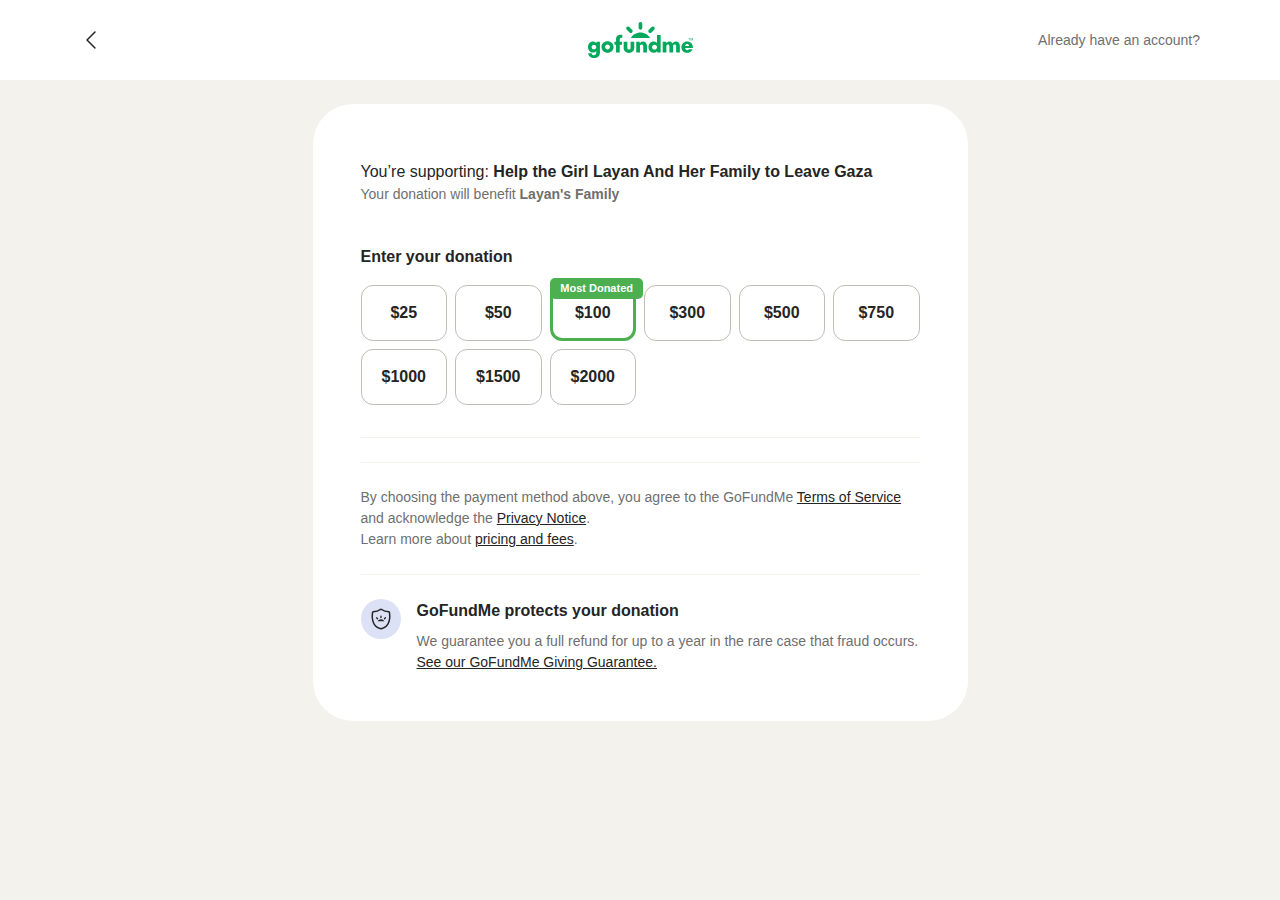
<file: checkout (5).html>
﻿<!DOCTYPE html><html lang="en_US" style=""><head>
<link rel="icon" data-savepage-href="https://www.gofundme.com/nextassets/shared/favicon.ico" href="[data-uri]"><script data-savepage-type="" type="text/plain" data-savepage-src="https://www.paypal.com/sdk/js?components=buttons&currency=EUR&intent=capture&vault=true&client-id=AZV3NT67skF0OqbplW00Ux-H_DbVxFD5vHG5xety512vx1IEy4nY_ofWtE5v-v67lUMF6Tuzmhp-QSMS" data-uid-auto="uid_nuaikekgufbvfdfiscicadnssisvro"></script><meta charset="utf-8"><meta name="viewport" content="width=device-width, initial-scale=1.0, minimum-scale=1.0"><title>Donate to Help Layan and her Family to leave Gaza</title><meta name="description" content="Layan wants to leave Gaza"><link rel="canonical" data-savepage-href="https://www.gofundme.com/f/aiutiamo-a-ricostruire-il-canile-di-sasso-marconi-bo" href=""><meta name="next-head-count" content="5"><meta http-equiv="x-ua-compatible" content="ie=edge"><link rel="icon" data-savepage-href="/nextassets/shared/favicon.ico" href="[data-uri]" sizes="any"><link rel="icon" data-savepage-href="/nextassets/shared/favicon.svg" href="[data-uri]" type="image/svg+xml"><link rel="apple-touch-icon" data-savepage-href="/nextassets/shared/apple-touch-icon.png" href=""><link rel="manifest" data-savepage-href="/nextassets/shared/site.webmanifest" href=""><meta name="globalsign-domain-verification" content="jpcnVg6kuHYyEz5op6ZzxI2E53gePoVqca7RgL0aNq"><meta name="google-site-verification" content="GIdvoXEWAacQdvns1qHKxS_am1-4tQdidcoJUFj2aOY"><script data-savepage-type="" type="text/plain" data-savepage-src="https://connect.facebook.net/signals/config/819737484732040?v=2.9.174&r=stable&domain=www.gofundme.com&hme=ead923021ccd3483ef3b9b04703d0a78b943fbdc01e8d7cec21c5059f1f4a5e9&ex_m=70%2C121%2C107%2C111%2C61%2C4%2C100%2C69%2C16%2C97%2C89%2C51%2C54%2C172%2C175%2C187%2C183%2C184%2C186%2C29%2C101%2C53%2C77%2C185%2C167%2C170%2C180%2C181%2C188%2C131%2C41%2C189%2C190%2C34%2C143%2C15%2C50%2C194%2C193%2C133%2C18%2C40%2C1%2C43%2C65%2C66%2C67%2C71%2C93%2C17%2C14%2C96%2C92%2C91%2C108%2C52%2C110%2C39%2C109%2C30%2C94%2C26%2C168%2C171%2C140%2C86%2C56%2C84%2C33%2C73%2C0%2C95%2C32%2C28%2C82%2C83%2C88%2C47%2C46%2C87%2C37%2C11%2C12%2C13%2C6%2C7%2C25%2C22%2C23%2C57%2C62%2C64%2C75%2C102%2C27%2C76%2C9%2C8%2C80%2C48%2C21%2C104%2C103%2C105%2C98%2C10%2C20%2C3%2C38%2C74%2C19%2C5%2C90%2C81%2C44%2C35%2C85%2C2%2C36%2C63%2C42%2C106%2C45%2C79%2C68%2C112%2C60%2C59%2C31%2C99%2C58%2C55%2C49%2C78%2C72%2C24%2C113" async=""></script><script data-savepage-type="text/javascript" type="text/plain" async="" data-savepage-src="https://connect.facebook.net/en_US/fbevents.js"></script><script data-savepage-type="text/javascript" type="text/plain" async="" data-savepage-src="https://www.googletagmanager.com/gtag/destination?id=AW-955875456&l=dataLayer&cx=c"></script><script data-savepage-type="text/javascript" type="text/plain" async="" data-savepage-src="https://www.googletagmanager.com/gtag/js?id=AW-955875456&l=dataLayer&cx=c"></script><script data-savepage-type="text/javascript" type="text/plain" async="" data-savepage-src="https://acdn.adnxs.com/dmp/up/pixie.js"></script><script data-savepage-type="text/javascript" type="text/plain" async="" data-savepage-src="https://www.googletagmanager.com/gtag/js?id=G-WF86BFEZ5L&l=dataLayer&cx=c"></script><script data-savepage-type="text/javascript" type="text/plain" async="" charset="utf-8" data-savepage-src="https://www.gstatic.com/recaptcha/releases/lqsTZ5beIbCkK4uGEGv9JmUR/recaptcha__pt_pt.js" crossorigin="anonymous" integrity="sha384-iQRYS3KUQrZcr2+hZarZFT0A9rPaW6MZw98Mztuq+LFnrqXRLURPD+nYvIUMlFbZ"></script><script data-savepage-type="" type="text/plain" data-savepage-src="https://connect.facebook.net/en_US/sdk.js?hash=1157ab4edc18664e1767787a9755d55f" async="" crossorigin="anonymous"></script><script data-savepage-type="" type="text/plain" id="facebook-jssdk" data-savepage-src="https://connect.facebook.net/en_US/sdk.js"></script><script data-savepage-type="" type="text/plain"></script><link as="font" crossorigin="anonymous" data-savepage-href="https://cdn.gofundme.com/fonts/CircularXXWeb-Bold.woff2" href="" rel="preload" type="font/woff2"><link as="font" crossorigin="anonymous" data-savepage-href="https://cdn.gofundme.com/fonts/CircularXXWeb-Medium.woff2" href="" rel="preload" type="font/woff2"><link as="font" crossorigin="anonymous" data-savepage-href="https://cdn.gofundme.com/fonts/CircularXXWeb-Regular.woff2" href="" rel="preload" type="font/woff2"><style>
/*
* Legal Disclaimer for Web licence
*
* Licence to use webfonts for displaying dynamic text on designated website domains.
*
* Should the license page views limit be exceeded the license holder will be required to contact Lineto.com for an upgrade.
*
* It is strictly prohibited to rename the font and to download or use these fonts in any other media.
*
* These Web fonts are licensed exclusively for the use on the following domain(s) and their subdomains:
*
* For use on:
* gofundme.com, up to 100m monthly page views
*
*/

@font-face {
    /*savepage-font-display=fallback*/
    font-family: "CircularXXWeb";
    font-style: normal;
    font-weight: 700 900;
    src: /*savepage-url=https://cdn.gofundme.com/fonts/CircularXXWeb-Bold.woff2*/ url() format("woff2");
}

@font-face {
    /*savepage-font-display=fallback*/
    font-family: "CircularXXWeb";
    font-style: normal;
    font-weight: 500 600;
    src: /*savepage-url=https://cdn.gofundme.com/fonts/CircularXXWeb-Medium.woff2*/ url() format("woff2");
}

@font-face {
    /*savepage-font-display=fallback*/
    font-family: "CircularXXWeb";
    font-style: normal;
    font-weight: 100 400;
    src: /*savepage-url=https://cdn.gofundme.com/fonts/CircularXXWeb-Regular.woff2*/ url() format("woff2");
}

</style><script data-savepage-type="text/javascript" type="text/plain"></script><link rel="preload" data-savepage-href="https://www.gofundme.com/ssr/_next/static/css/634c1eceee115eaf.css" href="" as="style"><style data-savepage-href="https://www.gofundme.com/ssr/_next/static/css/634c1eceee115eaf.css">:root{--hrt-link-color:currentcolor}*,:after,:before{border-width:0;box-sizing:inherit}html{box-sizing:border-box;color:#252525;font-family:CircularXXWeb,Trebuchet,Helvetica,Arial,sans-serif;font-feature-settings:"liga","ss08";line-height:1.5;tab-size:4;-webkit-text-size-adjust:100%}body{background-color:#fff;color:inherit;line-height:inherit;margin:0;overflow-x:hidden}hr{border-top-style:solid;border-top-width:1px;color:#c0bdb8;height:0}abbr:where([title]){-webkit-text-decoration:underline dotted;text-decoration:underline dotted}h1,h2,h3,h4,h5,h6{font-size:inherit;font-weight:inherit}a{cursor:pointer;text-decoration:underline}a,a:hover{color:var(--hrt-link-color)}a:hover{text-decoration:none}b,strong{font-weight:700}code,kbd,samp{font-family:ui-monospace,Menlo,Monaco,Cascadia Mono,Segoe UI Mono,Roboto Mono,Oxygen Mono,"Ubuntu Monospace",Source Code Pro,Fira Mono,Droid Sans Mono,Courier New,monospace;font-feature-settings:normal}code:not(pre code),kbd,samp{color:#6f6f6f;display:inline-block;font-size:.875em}pre{font-family:ui-monospace,Menlo,Monaco,Cascadia Mono,Segoe UI Mono,Roboto Mono,Oxygen Mono,"Ubuntu Monospace",Source Code Pro,Fira Mono,Droid Sans Mono,Courier New,monospace;font-feature-settings:normal;background-color:#fbfaf8;font-size:.875rem;overflow:auto}small{font-size:80%}sub,sup{font-size:inherit;vertical-align:initial}sub{font-feature-settings:"subs"}sup{font-feature-settings:"sups"}table{border-collapse:collapse;border-color:inherit;text-indent:0}button,input,optgroup,select,textarea{color:inherit;font-family:inherit;font-feature-settings:inherit;font-size:100%;font-weight:inherit;line-height:inherit;margin:0;padding:0}button,select{text-transform:none}[type=button],[type=reset],[type=submit],button{-webkit-appearance:button}:-moz-focusring{outline:auto}:-moz-ui-invalid{box-shadow:none}progress{vertical-align:initial}::-webkit-inner-spin-button,::-webkit-outer-spin-button{height:auto}[type=search]{-webkit-appearance:textfield;outline-offset:-2px}::-webkit-search-decoration{-webkit-appearance:none}::-webkit-file-upload-button{-webkit-appearance:button;font:inherit}summary{display:list-item}blockquote,dd,dl,figure,h1,h2,h3,h4,h5,h6,hr,p,pre{margin:0}fieldset{margin:0}fieldset,legend{padding:0}menu,nav ul{list-style:none;margin:0;padding:0}textarea{border-radius:0;height:auto;resize:vertical}input::placeholder,textarea::placeholder{color:#949392;opacity:1}[role=button],button{cursor:pointer}:disabled{cursor:default}img,video{height:auto;max-width:100%}img{display:block;vertical-align:middle}[hidden]{display:none}h1,h2,h3,h4,h5,h6,p{margin-bottom:1rem;margin-top:0;text-wrap:pretty}iframe{max-width:100%}.hrt-text-neutral-500{--hrt-link-color:#252525}input{min-width:0}dd{margin-bottom:.5rem;margin-left:0;text-align:right}dt{float:left}select{width:100%}.hrt-text-white{color:#fff!important}.hrt-bg-white{background-color:#fff!important}.hrt-text-neutral-50{color:#fbfaf8!important}.hrt-bg-neutral-50{background-color:#fbfaf8!important}.hrt-text-neutral-100{color:#f4f2ec!important}.hrt-bg-neutral-100{background-color:#f4f2ec!important}.hrt-text-neutral-200{color:#e5e1d7!important}.hrt-bg-neutral-200{background-color:#e5e1d7!important}.hrt-text-neutral-300{color:#c0bdb8!important}.hrt-bg-neutral-300{background-color:#c0bdb8!important}.hrt-text-neutral-400{color:#949392!important}.hrt-bg-neutral-400{background-color:#949392!important}.hrt-text-neutral-500{color:#6f6f6f!important}.hrt-bg-neutral-500{background-color:#6f6f6f!important}.hrt-text-neutral-600{color:#505050!important}.hrt-bg-neutral-600{background-color:#505050!important}.hrt-text-neutral-700{color:#3e3e3e!important}.hrt-bg-neutral-700{background-color:#3e3e3e!important}.hrt-text-neutral-800{color:#252525!important}.hrt-bg-neutral-800{background-color:#252525!important}.hrt-text-green-100{color:#ebfbe2!important}.hrt-bg-green-100{background-color:#ebfbe2!important}.hrt-text-green-200{color:#cef3bd!important}.hrt-bg-green-200{background-color:#cef3bd!important}.hrt-text-green-400{color:#02a95c!important}.hrt-bg-green-400{background-color:#02a95c!important}.hrt-text-green-500{color:#008044!important}.hrt-bg-green-500{background-color:#008044!important}.hrt-text-green-600{color:#015d32!important}.hrt-bg-green-600{background-color:#015d32!important}.hrt-text-green-700{color:#014828!important}.hrt-bg-green-700{background-color:#014828!important}.hrt-text-green-800{color:#122a1f!important}.hrt-bg-green-800{background-color:#122a1f!important}.hrt-text-yellow-100{color:#f9f4cb!important}.hrt-bg-yellow-100{background-color:#f9f4cb!important}.hrt-text-yellow-200{color:#f4ea9b!important}.hrt-bg-yellow-200{background-color:#f4ea9b!important}.hrt-text-yellow-400{color:#bc8a2a!important}.hrt-bg-yellow-400{background-color:#bc8a2a!important}.hrt-text-yellow-500{color:#90681d!important}.hrt-bg-yellow-500{background-color:#90681d!important}.hrt-text-yellow-600{color:#684b12!important}.hrt-bg-yellow-600{background-color:#684b12!important}.hrt-text-yellow-700{color:#52390c!important}.hrt-bg-yellow-700{background-color:#52390c!important}.hrt-text-yellow-800{color:#352201!important}.hrt-bg-yellow-800{background-color:#352201!important}.hrt-text-indigo-100{color:#f0f2fb!important}.hrt-bg-indigo-100{background-color:#f0f2fb!important}.hrt-text-indigo-200{color:#dce1f6!important}.hrt-bg-indigo-200{background-color:#dce1f6!important}.hrt-text-indigo-400{color:#7d8fdd!important}.hrt-bg-indigo-400{background-color:#7d8fdd!important}.hrt-text-indigo-500{color:#425ccd!important}.hrt-bg-indigo-500{background-color:#425ccd!important}.hrt-text-indigo-600{color:#3848a2!important}.hrt-bg-indigo-600{background-color:#3848a2!important}.hrt-text-indigo-700{color:#2c387d!important}.hrt-bg-indigo-700{background-color:#2c387d!important}.hrt-text-indigo-800{color:#1b224c!important}.hrt-bg-indigo-800{background-color:#1b224c!important}.hrt-text-red-100{color:#ffeee9!important}.hrt-bg-red-100{background-color:#ffeee9!important}.hrt-text-red-200{color:#ffd9ce!important}.hrt-bg-red-200{background-color:#ffd9ce!important}.hrt-text-red-400{color:#ff5c2d!important}.hrt-bg-red-400{background-color:#ff5c2d!important}.hrt-text-red-500{color:#d32f00!important}.hrt-bg-red-500{background-color:#d32f00!important}.hrt-text-red-600{color:#9a2200!important}.hrt-bg-red-600{background-color:#9a2200!important}.hrt-text-red-700{color:#781b00!important}.hrt-bg-red-700{background-color:#781b00!important}.hrt-text-red-800{color:#4a1202!important}.hrt-bg-red-800{background-color:#4a1202!important}.hrt-text-purple-100{color:#f7effb!important}.hrt-bg-purple-100{background-color:#f7effb!important}.hrt-text-purple-200{color:#f1d8fe!important}.hrt-bg-purple-200{background-color:#f1d8fe!important}.hrt-text-purple-400{color:#c868fa!important}.hrt-bg-purple-400{background-color:#c868fa!important}.hrt-text-purple-500{color:#a81df6!important}.hrt-bg-purple-500{background-color:#a81df6!important}.hrt-text-purple-600{color:#7b00c0!important}.hrt-bg-purple-600{background-color:#7b00c0!important}.hrt-text-purple-700{color:#610a92!important}.hrt-bg-purple-700{background-color:#610a92!important}.hrt-text-purple-800{color:#38164a!important}.hrt-bg-purple-800{background-color:#38164a!important}.hrt-text-overlay{color:#000000b3!important}.hrt-bg-overlay{background-color:#000000b3!important}.hrt-text-brand-facebook{color:#39579a!important}.hrt-bg-brand-facebook{background-color:#39579a!important}.hrt-text-brand-facebook-dark{color:#314e90!important}.hrt-bg-brand-facebook-dark{background-color:#314e90!important}.hrt-text-brand-twitter{color:#69ace0!important}.hrt-bg-brand-twitter{background-color:#69ace0!important}.hrt-shadow-soft{box-shadow:0 1px 2px #0003!important}.hrt-shadow-medium{box-shadow:0 2px 6px #0000001a!important}.hrt-shadow-strong{box-shadow:0 6px 14px #0000001a!important}.hrt-z-0{z-index:0!important}.hrt-z-1{z-index:100!important}.hrt-z-2{z-index:200!important}.hrt-z-3{z-index:300!important}.hrt-z-4{z-index:400!important}.hrt-z-5{z-index:500!important}.hrt-z-6{z-index:600!important}.hrt-z-7{z-index:700!important}.hrt-z-8{z-index:800!important}.hrt-z-9{z-index:900!important}.hrt-z-10{z-index:1000!important}.hrt-z-11{z-index:1100!important}.hrt-z-12{z-index:1200!important}.hrt-rounded-0{border-radius:0!important}.hrt-rounded-1{border-radius:.25rem!important}.hrt-rounded-2{border-radius:.5rem!important}.hrt-rounded-3{border-radius:.75rem!important}.hrt-rounded-4{border-radius:1rem!important}.hrt-rounded-5{border-radius:1.25rem!important}.hrt-rounded-full{border-radius:624.9375rem!important}.hrt-pt-0{padding-top:0!important}.hrt-pr-0{padding-right:0!important}.hrt-pb-0{padding-bottom:0!important}.hrt-pl-0,.hrt-px-0{padding-left:0!important}.hrt-px-0{padding-right:0!important}.hrt-py-0{padding-bottom:0!important;padding-top:0!important}.hrt-p-0{padding:0!important}.hrt-mt-0{margin-top:0!important}.hrt-mr-0{margin-right:0!important}.hrt-mb-0{margin-bottom:0!important}.hrt-ml-0,.hrt-mx-0{margin-left:0!important}.hrt-mx-0{margin-right:0!important}.hrt-my-0{margin-bottom:0!important;margin-top:0!important}.hrt-m-0{margin:0!important}.hrt-pt-1{padding-top:.5rem!important}.hrt-pr-1{padding-right:.5rem!important}.hrt-pb-1{padding-bottom:.5rem!important}.hrt-pl-1,.hrt-px-1{padding-left:.5rem!important}.hrt-px-1{padding-right:.5rem!important}.hrt-py-1{padding-bottom:.5rem!important;padding-top:.5rem!important}.hrt-p-1{padding:.5rem!important}.hrt-mt-1{margin-top:.5rem!important}.hrt-mr-1{margin-right:.5rem!important}.hrt-mb-1{margin-bottom:.5rem!important}.hrt-ml-1,.hrt-mx-1{margin-left:.5rem!important}.hrt-mx-1{margin-right:.5rem!important}.hrt-my-1{margin-bottom:.5rem!important;margin-top:.5rem!important}.hrt-m-1{margin:.5rem!important}.hrt-pt-2{padding-top:1rem!important}.hrt-pr-2{padding-right:1rem!important}.hrt-pb-2{padding-bottom:1rem!important}.hrt-pl-2,.hrt-px-2{padding-left:1rem!important}.hrt-px-2{padding-right:1rem!important}.hrt-py-2{padding-bottom:1rem!important;padding-top:1rem!important}.hrt-p-2{padding:1rem!important}.hrt-mt-2{margin-top:1rem!important}.hrt-mr-2{margin-right:1rem!important}.hrt-mb-2{margin-bottom:1rem!important}.hrt-ml-2,.hrt-mx-2{margin-left:1rem!important}.hrt-mx-2{margin-right:1rem!important}.hrt-my-2{margin-bottom:1rem!important;margin-top:1rem!important}.hrt-m-2{margin:1rem!important}.hrt-pt-3{padding-top:1.5rem!important}.hrt-pr-3{padding-right:1.5rem!important}.hrt-pb-3{padding-bottom:1.5rem!important}.hrt-pl-3,.hrt-px-3{padding-left:1.5rem!important}.hrt-px-3{padding-right:1.5rem!important}.hrt-py-3{padding-bottom:1.5rem!important;padding-top:1.5rem!important}.hrt-p-3{padding:1.5rem!important}.hrt-mt-3{margin-top:1.5rem!important}.hrt-mr-3{margin-right:1.5rem!important}.hrt-mb-3{margin-bottom:1.5rem!important}.hrt-ml-3,.hrt-mx-3{margin-left:1.5rem!important}.hrt-mx-3{margin-right:1.5rem!important}.hrt-my-3{margin-bottom:1.5rem!important;margin-top:1.5rem!important}.hrt-m-3{margin:1.5rem!important}.hrt-pt-4{padding-top:2rem!important}.hrt-pr-4{padding-right:2rem!important}.hrt-pb-4{padding-bottom:2rem!important}.hrt-pl-4,.hrt-px-4{padding-left:2rem!important}.hrt-px-4{padding-right:2rem!important}.hrt-py-4{padding-bottom:2rem!important;padding-top:2rem!important}.hrt-p-4{padding:2rem!important}.hrt-mt-4{margin-top:2rem!important}.hrt-mr-4{margin-right:2rem!important}.hrt-mb-4{margin-bottom:2rem!important}.hrt-ml-4,.hrt-mx-4{margin-left:2rem!important}.hrt-mx-4{margin-right:2rem!important}.hrt-my-4{margin-bottom:2rem!important;margin-top:2rem!important}.hrt-m-4{margin:2rem!important}.hrt-pt-5{padding-top:2.5rem!important}.hrt-pr-5{padding-right:2.5rem!important}.hrt-pb-5{padding-bottom:2.5rem!important}.hrt-pl-5,.hrt-px-5{padding-left:2.5rem!important}.hrt-px-5{padding-right:2.5rem!important}.hrt-py-5{padding-bottom:2.5rem!important;padding-top:2.5rem!important}.hrt-p-5{padding:2.5rem!important}.hrt-mt-5{margin-top:2.5rem!important}.hrt-mr-5{margin-right:2.5rem!important}.hrt-mb-5{margin-bottom:2.5rem!important}.hrt-ml-5,.hrt-mx-5{margin-left:2.5rem!important}.hrt-mx-5{margin-right:2.5rem!important}.hrt-my-5{margin-bottom:2.5rem!important;margin-top:2.5rem!important}.hrt-m-5{margin:2.5rem!important}.hrt-pt-6{padding-top:3rem!important}.hrt-pr-6{padding-right:3rem!important}.hrt-pb-6{padding-bottom:3rem!important}.hrt-pl-6,.hrt-px-6{padding-left:3rem!important}.hrt-px-6{padding-right:3rem!important}.hrt-py-6{padding-bottom:3rem!important;padding-top:3rem!important}.hrt-p-6{padding:3rem!important}.hrt-mt-6{margin-top:3rem!important}.hrt-mr-6{margin-right:3rem!important}.hrt-mb-6{margin-bottom:3rem!important}.hrt-ml-6,.hrt-mx-6{margin-left:3rem!important}.hrt-mx-6{margin-right:3rem!important}.hrt-my-6{margin-bottom:3rem!important;margin-top:3rem!important}.hrt-m-6{margin:3rem!important}.hrt-pt-7{padding-top:3.5rem!important}.hrt-pr-7{padding-right:3.5rem!important}.hrt-pb-7{padding-bottom:3.5rem!important}.hrt-pl-7,.hrt-px-7{padding-left:3.5rem!important}.hrt-px-7{padding-right:3.5rem!important}.hrt-py-7{padding-bottom:3.5rem!important;padding-top:3.5rem!important}.hrt-p-7{padding:3.5rem!important}.hrt-mt-7{margin-top:3.5rem!important}.hrt-mr-7{margin-right:3.5rem!important}.hrt-mb-7{margin-bottom:3.5rem!important}.hrt-ml-7,.hrt-mx-7{margin-left:3.5rem!important}.hrt-mx-7{margin-right:3.5rem!important}.hrt-my-7{margin-bottom:3.5rem!important;margin-top:3.5rem!important}.hrt-m-7{margin:3.5rem!important}.hrt-pt-8{padding-top:4rem!important}.hrt-pr-8{padding-right:4rem!important}.hrt-pb-8{padding-bottom:4rem!important}.hrt-pl-8,.hrt-px-8{padding-left:4rem!important}.hrt-px-8{padding-right:4rem!important}.hrt-py-8{padding-bottom:4rem!important;padding-top:4rem!important}.hrt-p-8{padding:4rem!important}.hrt-mt-8{margin-top:4rem!important}.hrt-mr-8{margin-right:4rem!important}.hrt-mb-8{margin-bottom:4rem!important}.hrt-ml-8,.hrt-mx-8{margin-left:4rem!important}.hrt-mx-8{margin-right:4rem!important}.hrt-my-8{margin-bottom:4rem!important;margin-top:4rem!important}.hrt-m-8{margin:4rem!important}.hrt-pt-9{padding-top:4.5rem!important}.hrt-pr-9{padding-right:4.5rem!important}.hrt-pb-9{padding-bottom:4.5rem!important}.hrt-pl-9,.hrt-px-9{padding-left:4.5rem!important}.hrt-px-9{padding-right:4.5rem!important}.hrt-py-9{padding-bottom:4.5rem!important;padding-top:4.5rem!important}.hrt-p-9{padding:4.5rem!important}.hrt-mt-9{margin-top:4.5rem!important}.hrt-mr-9{margin-right:4.5rem!important}.hrt-mb-9{margin-bottom:4.5rem!important}.hrt-ml-9,.hrt-mx-9{margin-left:4.5rem!important}.hrt-mx-9{margin-right:4.5rem!important}.hrt-my-9{margin-bottom:4.5rem!important;margin-top:4.5rem!important}.hrt-m-9{margin:4.5rem!important}.hrt-pt-10{padding-top:5rem!important}.hrt-pr-10{padding-right:5rem!important}.hrt-pb-10{padding-bottom:5rem!important}.hrt-pl-10,.hrt-px-10{padding-left:5rem!important}.hrt-px-10{padding-right:5rem!important}.hrt-py-10{padding-bottom:5rem!important;padding-top:5rem!important}.hrt-p-10{padding:5rem!important}.hrt-mt-10{margin-top:5rem!important}.hrt-mr-10{margin-right:5rem!important}.hrt-mb-10{margin-bottom:5rem!important}.hrt-ml-10,.hrt-mx-10{margin-left:5rem!important}.hrt-mx-10{margin-right:5rem!important}.hrt-my-10{margin-bottom:5rem!important;margin-top:5rem!important}.hrt-m-10{margin:5rem!important}.hrt-pt-11{padding-top:5.5rem!important}.hrt-pr-11{padding-right:5.5rem!important}.hrt-pb-11{padding-bottom:5.5rem!important}.hrt-pl-11,.hrt-px-11{padding-left:5.5rem!important}.hrt-px-11{padding-right:5.5rem!important}.hrt-py-11{padding-bottom:5.5rem!important;padding-top:5.5rem!important}.hrt-p-11{padding:5.5rem!important}.hrt-mt-11{margin-top:5.5rem!important}.hrt-mr-11{margin-right:5.5rem!important}.hrt-mb-11{margin-bottom:5.5rem!important}.hrt-ml-11,.hrt-mx-11{margin-left:5.5rem!important}.hrt-mx-11{margin-right:5.5rem!important}.hrt-my-11{margin-bottom:5.5rem!important;margin-top:5.5rem!important}.hrt-m-11{margin:5.5rem!important}.hrt-pt-12{padding-top:6rem!important}.hrt-pr-12{padding-right:6rem!important}.hrt-pb-12{padding-bottom:6rem!important}.hrt-pl-12,.hrt-px-12{padding-left:6rem!important}.hrt-px-12{padding-right:6rem!important}.hrt-py-12{padding-bottom:6rem!important;padding-top:6rem!important}.hrt-p-12{padding:6rem!important}.hrt-mt-12{margin-top:6rem!important}.hrt-mr-12{margin-right:6rem!important}.hrt-mb-12{margin-bottom:6rem!important}.hrt-ml-12,.hrt-mx-12{margin-left:6rem!important}.hrt-mx-12{margin-right:6rem!important}.hrt-my-12{margin-bottom:6rem!important;margin-top:6rem!important}.hrt-m-12{margin:6rem!important}.hrt-pt-15{padding-top:7.5rem!important}.hrt-pr-15{padding-right:7.5rem!important}.hrt-pb-15{padding-bottom:7.5rem!important}.hrt-pl-15,.hrt-px-15{padding-left:7.5rem!important}.hrt-px-15{padding-right:7.5rem!important}.hrt-py-15{padding-bottom:7.5rem!important;padding-top:7.5rem!important}.hrt-p-15{padding:7.5rem!important}.hrt-mt-15{margin-top:7.5rem!important}.hrt-mr-15{margin-right:7.5rem!important}.hrt-mb-15{margin-bottom:7.5rem!important}.hrt-ml-15,.hrt-mx-15{margin-left:7.5rem!important}.hrt-mx-15{margin-right:7.5rem!important}.hrt-my-15{margin-bottom:7.5rem!important;margin-top:7.5rem!important}.hrt-m-15{margin:7.5rem!important}.hrt-pt-30{padding-top:15rem!important}.hrt-pr-30{padding-right:15rem!important}.hrt-pb-30{padding-bottom:15rem!important}.hrt-pl-30,.hrt-px-30{padding-left:15rem!important}.hrt-px-30{padding-right:15rem!important}.hrt-py-30{padding-bottom:15rem!important;padding-top:15rem!important}.hrt-p-30{padding:15rem!important}.hrt-mt-30{margin-top:15rem!important}.hrt-mr-30{margin-right:15rem!important}.hrt-mb-30{margin-bottom:15rem!important}.hrt-ml-30,.hrt-mx-30{margin-left:15rem!important}.hrt-mx-30{margin-right:15rem!important}.hrt-my-30{margin-bottom:15rem!important;margin-top:15rem!important}.hrt-m-30{margin:15rem!important}.hrt-pt-half{padding-top:.25rem!important}.hrt-pr-half{padding-right:.25rem!important}.hrt-pb-half{padding-bottom:.25rem!important}.hrt-pl-half,.hrt-px-half{padding-left:.25rem!important}.hrt-px-half{padding-right:.25rem!important}.hrt-py-half{padding-bottom:.25rem!important;padding-top:.25rem!important}.hrt-p-half{padding:.25rem!important}.hrt-mt-half{margin-top:.25rem!important}.hrt-mr-half{margin-right:.25rem!important}.hrt-mb-half{margin-bottom:.25rem!important}.hrt-ml-half,.hrt-mx-half{margin-left:.25rem!important}.hrt-mx-half{margin-right:.25rem!important}.hrt-my-half{margin-bottom:.25rem!important;margin-top:.25rem!important}.hrt-m-half{margin:.25rem!important}.hrt-font-regular{font-weight:400!important}.hrt-font-medium{font-weight:600!important}.hrt-font-bold{font-weight:700!important}.hrt-tracking-tighter{letter-spacing:-.05em!important}.hrt-tracking-tight{letter-spacing:-.02em!important}.hrt-tracking-normal{letter-spacing:0!important}.hrt-leading-body{line-height:1.5!important}.hrt-leading-heading{line-height:1.2!important}.hrt-leading-tight{line-height:1.1!important}.hrt-leading-none{line-height:1!important}.hrt-bg-transparent{background-color:initial!important}.hrt-global-wrapper{margin:0 auto;max-width:48rem;padding-left:1rem;padding-right:1rem}@media(min-width:64em){.hrt-global-wrapper{max-width:60rem}}@media(min-width:72em){.hrt-global-wrapper{max-width:72rem}}.hrt-align-start{align-items:flex-start!important}.hrt-align-end{align-items:flex-end!important}.hrt-align-center{align-items:center!important}.hrt-align-stretch{align-items:stretch!important}.hrt-align-baseline{align-items:baseline!important}.hrt-align-self-start{align-self:flex-start!important}.hrt-align-self-end{align-self:flex-end!important}.hrt-align-self-center{align-self:center!important}.hrt-align-self-stretch{align-self:stretch!important}.hrt-flex-child-auto{flex:1 1 auto!important}.hrt-flex-child-grow{flex:1 0 auto!important}.hrt-flex-child-shrink{flex:0 1 auto!important}.hrt-flex-child-full{flex:0 0 100%!important}.hrt-flex-dir-row{flex-direction:row!important}.hrt-flex-dir-row-reverse{flex-direction:row-reverse!important}.hrt-flex-dir-column{flex-direction:column!important}.hrt-flex-dir-column-reverse{flex-direction:column-reverse!important}.hrt-flex-nowrap{flex-wrap:nowrap!important}.hrt-flex-wrap{flex-wrap:wrap!important}.hrt-flex-wrap-reverse{flex-wrap:wrap-reverse!important}.hrt-justify-start{justify-content:flex-start!important}.hrt-justify-end{justify-content:flex-end!important}.hrt-justify-center{justify-content:center!important}.hrt-justify-between{justify-content:space-between!important}.hrt-justify-around{justify-content:space-around!important}.hrt-justify-evenly{justify-content:space-evenly!important}.hrt-disp-block{display:block!important}.hrt-disp-flex{display:flex!important}.hrt-disp-grid{display:grid!important}.hrt-disp-inherit{display:inherit}.hrt-disp-inline{display:inline!important}.hrt-disp-inline-block{display:inline-block!important}.hrt-disp-inline-flex{display:inline-flex!important}.hrt-disp-none{display:none!important}.hrt-min-height-100vh{min-height:100vh!important}.hrt-height-100vh{height:100vh!important}.hrt-height-auto{height:auto!important}.hrt-position-relative{position:relative!important}.hrt-position-fixed{position:fixed!important}.hrt-position-absolute{position:absolute!important}.hrt-position-static{position:static!important}.hrt-max-width-full{max-width:100%!important}.hrt-max-width-screen-xs{max-width:23.4375rem!important}@media(max-width:47.999em){.hrt-max-width-screen-xs--mobile-only{max-width:23.4375rem!important}}.hrt-width-full{width:100%!important}@media(max-width:47.999em){.hrt-width-full--mobile-only{width:100%!important}}.hrt-width-auto{width:auto!important}.hrt-m-auto{margin:auto!important}.hrt-mx-auto{margin-left:auto!important;margin-right:auto!important}.hrt-my-auto{margin-bottom:auto!important}.hrt-mt-auto,.hrt-my-auto{margin-top:auto!important}.hrt-mr-auto{margin-right:auto!important}.hrt-mb-auto{margin-bottom:auto!important}.hrt-ml-auto{margin-left:auto!important}.hrt-text-display-lg{font-family:CircularXXWeb,Trebuchet,Helvetica,Arial,sans-serif;font-size:clamp(3rem,3rem + 2.125*(100vw - 23.4375rem)/66.5625,5.125rem);font-weight:400;letter-spacing:-.05em;line-height:1}.hrt-text-display-md{font-size:clamp(2rem,2rem + 1.5*(100vw - 23.4375rem)/66.5625,3.5rem)}.hrt-text-display-md,.hrt-text-display-sm{font-family:CircularXXWeb,Trebuchet,Helvetica,Arial,sans-serif;font-weight:600;letter-spacing:-.02em;line-height:1.2}.hrt-text-display-sm{font-size:clamp(1.75rem,1.75rem + .75*(100vw - 23.4375rem)/66.5625,2.5rem)}.hrt-text-heading-xl{font-family:CircularXXWeb,Trebuchet,Helvetica,Arial,sans-serif;font-size:clamp(1.75rem,1.75rem + .25*(100vw - 23.4375rem)/66.5625,2rem);font-weight:600;letter-spacing:-.02em;line-height:1.2}.hrt-text-heading-lg{font-size:clamp(1.5rem,1.5rem + .25*(100vw - 23.4375rem)/66.5625,1.75rem)}.hrt-text-heading-lg,.hrt-text-heading-md{font-family:CircularXXWeb,Trebuchet,Helvetica,Arial,sans-serif;font-weight:600;letter-spacing:0;line-height:1.2}.hrt-text-heading-md{font-size:clamp(1.25rem,1.25rem + .25*(100vw - 23.4375rem)/66.5625,1.5rem)}.hrt-text-heading-sm{font-size:clamp(1rem,1rem + .25*(100vw - 23.4375rem)/66.5625,1.25rem);font-weight:600}.hrt-text-heading-sm,.hrt-text-legend{font-family:CircularXXWeb,Trebuchet,Helvetica,Arial,sans-serif;letter-spacing:0;line-height:1.2}.hrt-text-legend{font-size:1.25rem;font-weight:400}.hrt-text-body-lg{font-size:clamp(1.25rem,1.25rem + .25*(100vw - 23.4375rem)/66.5625,1.5rem)}.hrt-text-body-lg,.hrt-text-body-md{font-family:CircularXXWeb,Trebuchet,Helvetica,Arial,sans-serif;font-weight:400;letter-spacing:0;line-height:1.5}.hrt-text-body-md{font-size:1rem}.hrt-text-body-sm{font-family:CircularXXWeb,Trebuchet,Helvetica,Arial,sans-serif;font-size:.875rem;font-weight:400;letter-spacing:0;line-height:1.5}.hrt-text-center{text-align:center!important}.hrt-text-left{text-align:left!important}.hrt-text-right{text-align:right!important}.hrt-list-unstyled{list-style-type:none;margin-bottom:0;margin-top:0;padding-left:0}.hrt-truncate-single-line{overflow:hidden!important;text-overflow:ellipsis!important;white-space:nowrap!important}.hrt-break-word{-webkit-hyphens:auto!important;hyphens:auto!important;white-space:normal!important;word-break:break-word!important;word-wrap:break-word!important}.hrt-underline{-webkit-text-decoration-line:underline!important;text-decoration-line:underline!important}.hrt-no-underline{-webkit-text-decoration-line:none!important;text-decoration-line:none!important}.hrt-text-uppercase{font-feature-settings:"ss08","case";text-transform:uppercase}.hrt-text-mono{font-family:ui-monospace,Menlo,Monaco,Cascadia Mono,Segoe UI Mono,Roboto Mono,Oxygen Mono,"Ubuntu Monospace",Source Code Pro,Fira Mono,Droid Sans Mono,Courier New,monospace;font-feature-settings:normal}.hrt-invisible{visibility:hidden}.hrt-show-on-focus,.hrt-sr-only{border:0;clip:rect(0,0,0,0);height:1px;overflow:hidden;padding:0;position:absolute!important;white-space:nowrap;width:1px}.hrt-show-on-focus:active,.hrt-show-on-focus:focus{clip:auto;height:auto;overflow:visible;position:static!important;white-space:normal;width:auto}.hrt-opacity-0{opacity:0!important}@media(min-width:23.4375em) and (max-width:35.999em){.hrt-hide-between-xs-sm{display:none!important}}@media(min-width:36em) and (max-width:47.999em){.hrt-hide-between-sm-md{display:none!important}}@media(min-width:48em) and (max-width:63.999em){.hrt-hide-between-md-lg{display:none!important}}@media(min-width:64em) and (max-width:71.999em){.hrt-hide-between-lg-xl{display:none!important}}@media(min-width:72em) and (max-width:89.999em){.hrt-hide-between-xl-xxl{display:none!important}}@media(min-width:90em) and (max-width:119.999em){.hrt-hide-between-xxl-xxxl{display:none!important}}@media(min-width:23.4375em) and (max-width:47.999em){.hrt-hide-between-xs-md{display:none!important}}@media(min-width:36em) and (max-width:63.999em){.hrt-hide-between-sm-lg{display:none!important}}@media(min-width:48em) and (max-width:71.999em){.hrt-hide-between-md-xl{display:none!important}}@media(min-width:64em) and (max-width:89.999em){.hrt-hide-between-lg-xxl{display:none!important}}@media(min-width:72em) and (max-width:119.999em){.hrt-hide-between-xl-xxxl{display:none!important}}@media(min-width:23.4375em) and (max-width:63.999em){.hrt-hide-between-xs-lg{display:none!important}}@media(min-width:36em) and (max-width:71.999em){.hrt-hide-between-sm-xl{display:none!important}}@media(min-width:48em) and (max-width:89.999em){.hrt-hide-between-md-xxl{display:none!important}}@media(min-width:64em) and (max-width:119.999em){.hrt-hide-between-lg-xxxl{display:none!important}}@media(min-width:23.4375em) and (max-width:71.999em){.hrt-hide-between-xs-xl{display:none!important}}@media(min-width:36em) and (max-width:89.999em){.hrt-hide-between-sm-xxl{display:none!important}}@media(min-width:48em) and (max-width:119.999em){.hrt-hide-between-md-xxxl{display:none!important}}@media(min-width:23.4375em) and (max-width:89.999em){.hrt-hide-between-xs-xxl{display:none!important}}@media(min-width:36em) and (max-width:119.999em){.hrt-hide-between-sm-xxxl{display:none!important}}@media(max-width:23.4365em){.hrt-hide-max-xs{display:none!important}}@media(max-width:35.999em){.hrt-hide-max-sm{display:none!important}}@media(max-width:47.999em){.hrt-hide-max-md{display:none!important}}@media(max-width:63.999em){.hrt-hide-max-lg{display:none!important}}@media(max-width:71.999em){.hrt-hide-max-xl{display:none!important}}@media(max-width:89.999em){.hrt-hide-max-xxl{display:none!important}}@media(max-width:119.999em){.hrt-hide-max-xxxl{display:none!important}}@media(min-width:23.4375em){.hrt-hide-min-xs{display:none!important}}@media(min-width:36em){.hrt-hide-min-sm{display:none!important}}@media(min-width:48em){.hrt-hide-min-md{display:none!important}}@media(min-width:64em){.hrt-hide-min-lg{display:none!important}}@media(min-width:72em){.hrt-hide-min-xl{display:none!important}}@media(min-width:90em){.hrt-hide-min-xxl{display:none!important}}@media(min-width:120em){.hrt-hide-min-xxxl{display:none!important}}@media print{.hrt-hide-print{display:none!important}}.hrt-container{margin:0 auto;max-width:48rem;padding-left:1rem;padding-right:1rem}@media(min-width:64em){.hrt-container{max-width:64rem}}@media(min-width:72em){.hrt-container{max-width:72rem}}.hrt-grid-columns{display:grid;grid-column-gap:1rem;grid-template-rows:auto}.hrt-grid-columns--2{grid-template-columns:repeat(2,minmax(0,1fr))}.hrt-grid-columns--3{grid-template-columns:repeat(3,minmax(0,1fr))}.hrt-grid-columns--4{grid-template-columns:repeat(4,minmax(0,1fr))}@media(max-width:63.999em){.hrt-grid-columns--2.hrt-grid-columns--desktop-only,.hrt-grid-columns--3.hrt-grid-columns--desktop-only,.hrt-grid-columns--4.hrt-grid-columns--desktop-only{grid-template-columns:repeat(1,minmax(0,1fr))}}.hrt-grid-columns--column-gap-1{column-gap:.5rem}.hrt-grid-columns--column-gap-2{column-gap:1rem}.hrt-grid-columns--column-gap-3{column-gap:1.5rem}.hrt-grid-columns--column-gap-4{column-gap:2rem}.hrt-grid-columns--column-gap-5{column-gap:2.5rem}.hrt-grid-columns--row-gap-1{row-gap:.5rem}.hrt-grid-columns--row-gap-2{row-gap:1rem}.hrt-grid-columns--row-gap-3{row-gap:1.5rem}.hrt-grid-columns--row-gap-4{row-gap:2rem}.hrt-grid-columns--row-gap-5{row-gap:2.5rem}.hrt-charity-avatar,.hrt-default-avatar,.hrt-donor-avatar{background-color:#f4f2ec;color:#252525}.hrt-image-avatar--small{height:1.5rem;width:1.5rem}.hrt-image-avatar--large{height:2.5rem;width:2.5rem}.hrt-team-avatar{background-color:#f9f4cb;color:#684b12}.hrt-avatar{align-items:center;border:1px solid #fff;border-radius:50%;display:flex;flex-shrink:0;justify-content:center}.hrt-avatar--small{height:1.5rem;width:1.5rem}.hrt-avatar--small .hrt-avatar-initial{font-size:.75rem}.hrt-avatar--large{height:2.5rem;width:2.5rem}.hrt-avatar-stack{display:flex;flex-direction:row-reverse;flex-shrink:0;position:relative;width:max-content}.hrt-avatar-stack-item:not(:last-child){margin-left:-10px}.hrt-base-button{align-items:center;appearance:none;background-color:#0000;cursor:pointer;display:inline-flex;transition-duration:.5s;transition-property:background-color,color,border-color,opacity,transform;transition-timing-function:cubic-bezier(.3,.01,0,1)}.hrt-base-button,.hrt-base-button:not(.hrt-base-button--disabled):hover{color:inherit;text-decoration:none}.hrt-base-button--disabled{pointer-events:none}.hrt-base-button--pending,.hrt-base-button--pending:hover{color:#0000!important}.hrt-base-button--pending:hover>:not(.a-loading-dots),.hrt-base-button--pending>:not(.a-loading-dots){opacity:0}.hrt-link--gray{--hrt-link-color:#6f6f6f}.hrt-link--unstyled,.hrt-link--unstyled:hover{color:inherit;text-decoration:none}.hrt-primary-button{align-items:center;appearance:none;border:1px solid #0000;border-radius:.75rem;cursor:pointer;display:inline-flex;font-size:1rem;font-weight:700;justify-content:center;line-height:1;padding-left:1.5rem;padding-right:1.5rem;text-align:center}.hrt-primary-button,.hrt-primary-button.sb-hover,.hrt-primary-button:hover{text-decoration:none}.hrt-primary-button--default{background-color:#252525;color:#fff}.hrt-primary-button--default:not(.hrt-primary-button--disabled).sb-hover,.hrt-primary-button--default:not(.hrt-primary-button--disabled):hover{background-color:#505050;color:#fff}.hrt-primary-button--light{background-color:#fff;color:#252525}.hrt-primary-button--light:not(.hrt-primary-button--disabled).sb-hover,.hrt-primary-button--light:not(.hrt-primary-button--disabled):hover{background-color:#ffffffe6;color:#252525}.hrt-primary-button--xlarge{min-height:3.5rem;padding-bottom:.5rem;padding-top:.5rem}.hrt-primary-button--large{min-height:3rem;padding-bottom:.5rem;padding-top:.5rem}.hrt-primary-button--medium{min-height:2.5rem;padding-bottom:.25rem;padding-top:.25rem}.hrt-primary-button--small{border-radius:624.9375rem;font-size:.875rem;min-height:2rem;padding:.25rem 1rem}.hrt-primary-button--xsmall{border-radius:624.9375rem;font-size:.875rem;min-height:1.5rem;padding:0 .5rem}.hrt-primary-button--full{display:flex;width:100%}@media(max-width:47.999em){.hrt-primary-button--full-for-mobile{display:flex;width:100%}}.hrt-primary-button--disabled,a.hrt-primary-button--disabled{background-color:#e5e1d7;color:#949392}.hrt-primary-button--disabled.hrt-primary-button--light,a.hrt-primary-button--disabled.hrt-primary-button--light{background-color:#fff6;color:#252525}.hrt-secondary-button{align-items:center;appearance:none;background-color:#0000;border:1px solid;border-radius:.75rem;cursor:pointer;display:inline-flex;font-size:1rem;font-weight:700;justify-content:center;line-height:1;padding-left:1.5rem;padding-right:1.5rem;text-align:center;text-decoration:none}.hrt-secondary-button--default{border-color:#c0bdb8;color:#252525}.hrt-secondary-button--default:not(.hrt-secondary-button--disabled).sb-hover,.hrt-secondary-button--default:not(.hrt-secondary-button--disabled):hover{background-color:#2525250d;border-color:#6f6f6f;color:#252525}.hrt-secondary-button--light{background-color:#0000001a;border-color:#fff;color:#fff}.hrt-secondary-button--light:not(.hrt-secondary-button--disabled).sb-hover,.hrt-secondary-button--light:not(.hrt-secondary-button--disabled):hover{background-color:#ffffff1a;color:#fff}.hrt-secondary-button--destructive{border-color:#9a2200;color:#9a2200}.hrt-secondary-button--destructive:not(.hrt-secondary-button--disabled).sb-hover,.hrt-secondary-button--destructive:not(.hrt-secondary-button--disabled):hover{background-color:#ffeee9;border-color:#9a2200;color:#9a2200}.hrt-secondary-button--xlarge{min-height:3.5rem;padding-bottom:.5rem;padding-top:.5rem}.hrt-secondary-button--large{min-height:3rem;padding-bottom:.5rem;padding-top:.5rem}.hrt-secondary-button--medium{min-height:2.5rem;padding-bottom:.25rem;padding-top:.25rem}.hrt-secondary-button--small{border-radius:624.9375rem;font-size:.875rem;min-height:2rem;padding:.25rem 1rem}.hrt-secondary-button--xsmall{border-radius:624.9375rem;font-size:.875rem;min-height:1.5rem;padding:0 .5rem}.hrt-secondary-button--full{display:flex;width:100%}@media(max-width:47.999em){.hrt-secondary-button--full-for-mobile{display:flex;width:100%}}.hrt-secondary-button--disabled{border-color:#e5e1d7;color:#c0bdb8}.hrt-secondary-button--disabled.hrt-secondary-button--light{border-color:#6f6f6f;color:#6f6f6f}.hrt-tertiary-button{border:1px solid #0000;border-radius:.625rem;color:#252525;justify-content:center;padding:.25rem .5rem;text-align:center}.hrt-tertiary-button:not(.hrt-tertiary-button--disabled).sb-hover,.hrt-tertiary-button:not(.hrt-tertiary-button--disabled):hover{background-color:#2525250d;color:#252525}.hrt-tertiary-button--disabled{color:#c0bdb8}.hrt-tertiary-button--full{display:flex;width:100%}@media(max-width:47.999em){.hrt-tertiary-button--full-for-mobile{display:flex;width:100%}}.hrt-text-button{align-items:center;appearance:none;background-color:#0000;color:var(--hrt-link-color);cursor:pointer;display:inline-flex;text-decoration:underline}.hrt-text-button:disabled{--hrt-link-color:#6f6f6f;pointer-events:none}.hrt-text-button:not(:disabled).sb-hover,.hrt-text-button:not(:disabled):hover{color:var(--hrt-link-color);text-decoration:none}.hrt-text-button--gray{--hrt-link-color:#6f6f6f}.hrt-text-button--pending,.hrt-text-button--pending:hover{color:#0000!important;justify-content:center;position:relative}.hrt-button-group{display:flex;gap:1rem}.hrt-button-group--orientation-side-by-side{flex-direction:row}.hrt-button-group--alignment-left{justify-content:start}.hrt-button-group--alignment-right{flex-direction:row-reverse;justify-content:end}.hrt-button-group--alignment-full{flex-direction:row-reverse}.hrt-button-group--alignment-full>*{flex:1 1}.hrt-button-group--orientation-stacked{align-items:stretch;flex-direction:column}@media(max-width:47.999em){.hrt-button-group--orientation-stacked-for-mobile{align-items:stretch;flex-direction:column}}.hrt-rule--horizontal{border-top:1px solid #c0bdb8;margin-bottom:1rem;margin-top:1rem}.hrt-rule--vertical{border-left:1px solid #c0bdb8;display:inline-block;margin-left:1rem;margin-right:1rem;min-height:1rem}@media(max-width:63.999em){.hrt-rule--pull{margin-left:-1rem;margin-right:-1rem}}.hrt-secondary-icon-button{background-color:#0000;border:1px solid #c0bdb8;border-radius:.75rem;color:#252525;justify-content:center}.hrt-secondary-icon-button:not(.hrt-base-button--disabled).sb-hover,.hrt-secondary-icon-button:not(.hrt-base-button--disabled):hover{background-color:#2525250d;color:#252525}.hrt-secondary-icon-button.hrt-base-button--disabled{border-color:#e5e1d7;color:#c0bdb8}.hrt-secondary-icon-button--light{background-color:#0000001a;border-color:#fff;color:#fff}.hrt-secondary-icon-button--light:not(.hrt-base-button--disabled).sb-hover,.hrt-secondary-icon-button--light:not(.hrt-base-button--disabled):hover{background-color:#ffffff1a;color:#fff}.hrt-secondary-icon-button--light.hrt-base-button--disabled{border-color:#6f6f6f;color:#6f6f6f}.hrt-secondary-icon-button--circle{border-radius:624.9375rem}.hrt-secondary-icon-button--large .hrt-icon,.hrt-secondary-icon-button--medium .hrt-icon{height:1.5rem;width:1.5rem}.hrt-secondary-icon-button--xlarge{height:3.5rem;width:3.5rem}.hrt-secondary-icon-button--large{height:3rem;width:3rem}.hrt-secondary-icon-button--medium{height:2.5rem;width:2.5rem}.hrt-secondary-icon-button--small{height:2rem;width:2rem}.hrt-secondary-icon-button--small:not(.hrt-secondary-icon-button--circle){border-radius:.625rem}.hrt-secondary-icon-button--small .hrt-icon{height:1rem;width:1rem}.hrt-tertiary-icon-button{border-radius:624.9375rem;justify-content:center}.hrt-tertiary-icon-button:not(.hrt-base-button--disabled).sb-hover,.hrt-tertiary-icon-button:not(.hrt-base-button--disabled):hover{background-color:#2525250d}.hrt-tertiary-icon-button.hrt-base-button--disabled{color:#c0bdb8}.hrt-tertiary-icon-button--light{color:#fff}.hrt-tertiary-icon-button--light:not(.hrt-base-button--disabled).sb-hover,.hrt-tertiary-icon-button--light:not(.hrt-base-button--disabled):hover{background-color:#ffffff1a;color:#fff}.hrt-tertiary-icon-button--light.hrt-base-button--disabled{color:#6f6f6f}.hrt-tertiary-icon-button--large .hrt-icon,.hrt-tertiary-icon-button--medium .hrt-icon{height:1.5rem;width:1.5rem}.hrt-tertiary-icon-button--large{height:3rem;width:3rem}.hrt-tertiary-icon-button--medium{height:2.5rem;width:2.5rem}.hrt-tertiary-icon-button--small{height:2rem;width:2rem}.hrt-tertiary-icon-button--small .hrt-icon{height:1rem;width:1rem}.hrt-icon{color:inherit;display:inline-block;flex-shrink:0;pointer-events:none;vertical-align:text-top}.hrt-icon--small{height:1rem;width:1rem}.hrt-icon--large{height:1.5rem;width:1.5rem}.hrt-icon--tab{height:1.75rem;width:1.75rem}.hrt-icon--xlarge{height:2.5rem;width:2.5rem}.hrt-icon--disabled{filter:grayscale(1);opacity:.6}.hrt-spot-icon{align-items:center;border-radius:624.9375rem;display:inline-flex;justify-content:center}.hrt-spot-icon--large{height:2.5rem;width:2.5rem}.hrt-spot-icon--large .hrt-icon{height:1.5rem;width:1.5rem}.hrt-spot-icon--small{height:2rem;width:2rem}.hrt-spot-icon--small .hrt-icon{height:1.25rem;width:1.25rem}.hrt-spot-icon--indigo{background-color:#dce1f6}.hrt-spot-icon--green{background-color:#cef3bd}.hrt-spot-icon--yellow{background-color:#f4ea9b}.hrt-spot-icon--neutral{background-color:#e5e1d7}.hrt-spot-icon--purple{background-color:#f1d8fe}.hrt-spot-icon--red{background-color:#ffd9ce}.hrt-base-tag{align-items:center;border:1px solid #0000;border-radius:624.9375rem;display:inline-flex;font-size:.875rem;font-weight:700;line-height:1;min-height:1.5rem;padding-left:.5rem;padding-right:.5rem}.hrt-base-tag--small{font-feature-settings:"ss08","case";text-transform:uppercase;font-size:.625rem;min-height:1rem;padding-left:.25rem;padding-right:.25rem}.hrt-tag--indigo{background-color:#dce1f6;color:#3848a2}.hrt-tag--green{background-color:#cef3bd;color:#015d32}.hrt-tag--neutral{background-color:#e5e1d7;color:#505050}.hrt-tag--yellow{background-color:#f4ea9b;color:#684b12}.hrt-tag--purple{background-color:#f1d8fe;color:#7b00c0}.hrt-tag--red{background-color:#ffd9ce;color:#9a2200}.hrt-tag--white{background-color:#fff;color:#505050}.hrt-tag-button{background-color:#fff;border:1px solid;border-radius:624.9375rem;display:inline-flex;font-size:.875rem;font-weight:700;line-height:1;min-height:1.5rem;padding-left:.5rem;padding-right:.5rem}.hrt-tag-button--indigo{border-color:#dce1f6;color:#3848a2}.hrt-tag-button--indigo:not(.hrt-base-button--disabled).sb-hover,.hrt-tag-button--indigo:not(.hrt-base-button--disabled):active,.hrt-tag-button--indigo:not(.hrt-base-button--disabled):focus,.hrt-tag-button--indigo:not(.hrt-base-button--disabled):hover{background-color:#dce1f6;color:#3848a2}.hrt-tag-button--green{border-color:#cef3bd;color:#015d32}.hrt-tag-button--green:not(.hrt-base-button--disabled).sb-hover,.hrt-tag-button--green:not(.hrt-base-button--disabled):active,.hrt-tag-button--green:not(.hrt-base-button--disabled):focus,.hrt-tag-button--green:not(.hrt-base-button--disabled):hover{background-color:#cef3bd;color:#015d32}.hrt-tag-button--neutral{border-color:#e5e1d7;color:#252525}.hrt-tag-button--neutral:not(.hrt-base-button--disabled).sb-hover,.hrt-tag-button--neutral:not(.hrt-base-button--disabled):active,.hrt-tag-button--neutral:not(.hrt-base-button--disabled):focus,.hrt-tag-button--neutral:not(.hrt-base-button--disabled):hover{background-color:#e5e1d7;color:#252525}.hrt-tag-button--yellow{border-color:#f4ea9b;color:#684b12}.hrt-tag-button--yellow:not(.hrt-base-button--disabled).sb-hover,.hrt-tag-button--yellow:not(.hrt-base-button--disabled):active,.hrt-tag-button--yellow:not(.hrt-base-button--disabled):focus,.hrt-tag-button--yellow:not(.hrt-base-button--disabled):hover{background-color:#f4ea9b;color:#684b12}.hrt-tag-button--purple{border-color:#f1d8fe;color:#7b00c0}.hrt-tag-button--purple:not(.hrt-base-button--disabled).sb-hover,.hrt-tag-button--purple:not(.hrt-base-button--disabled):active,.hrt-tag-button--purple:not(.hrt-base-button--disabled):focus,.hrt-tag-button--purple:not(.hrt-base-button--disabled):hover{background-color:#f1d8fe;color:#7b00c0}.hrt-tag-button--red{border-color:#ffd9ce;color:#9a2200}.hrt-tag-button--red:not(.hrt-base-button--disabled).sb-hover,.hrt-tag-button--red:not(.hrt-base-button--disabled):active,.hrt-tag-button--red:not(.hrt-base-button--disabled):focus,.hrt-tag-button--red:not(.hrt-base-button--disabled):hover{background-color:#ffd9ce;color:#9a2200}.hrt-media-tag{-webkit-backdrop-filter:saturate(200%) blur(10px);backdrop-filter:saturate(200%) blur(10px);background-color:#0000008c;color:#fff}.hrt-alert-inner{border:1px solid;border-radius:.75rem;display:grid;font-size:.875rem;grid-gap:1rem;gap:1rem;grid-template-columns:1fr auto;padding:1rem;width:100%}.hrt-alert-inner .hrt-secondary-button--default{border-color:#6f6f6f}.hrt-alert-inner .hrt-button-group{gap:.5rem}.hrt-alert-container{display:grid;grid-template-columns:1fr auto;width:100%}.hrt-alert-content{align-items:flex-start;display:flex;gap:1rem;padding:.5rem .5rem .5rem 0}.hrt-alert-inner--no-close{gap:0}.hrt-alert-inner--no-close .hrt-alert-content{padding-right:.5rem}.hrt-alert .hrt-link,.hrt-alert .hrt-link:hover{color:inherit}.hrt-alert--negative{background-color:#ffeee9;border-color:#ffd9ce}.hrt-alert--informative{background-color:#f0f2fb;border-color:#dce1f6}.hrt-alert--positive{background-color:#ebfbe2;border-color:#cef3bd}@media(max-width:47.999em){.hrt-alert-inner{gap:0}.hrt-alert-inner .hrt-alert-container{padding:0}}.hrt-banner{display:flex;flex-direction:column-reverse;overflow:hidden}.hrt-banner-transition{transition:height .4s ease-in-out}.hrt-alert-wrapper{position:relative;z-index:10}.hrt-alert-message{align-self:center}.hrt-alert--overlay{position:absolute;width:100%}.hrt-alert--overlay .hrt-alert-inner{border-left-color:#0000;border-radius:0;border-right-color:#0000}.hrt-alert--overlay .hrt-alert-content{padding:0 0 0 .5rem}.hrt-auto-dismiss-alert-wrapper{position:relative;z-index:10}.hrt-auto-dismiss-alert--overlay{position:absolute;width:100%}.hrt-auto-dismiss-alert--overlay .hrt-alert-inner{border-left-color:#0000;border-radius:0;border-right-color:#0000}.hrt-auto-dismiss-alert--overlay .hrt-alert-content{padding:0 0 0 .5rem}.hrt-auto-dismiss-alert--overlay .hrt-alert-message{padding:.375rem 0}.hrt-promo-banner{border-radius:.75rem;padding:1.5rem}.hrt-promo-banner .hrt-secondary-button--default{border-color:#6f6f6f}.hrt-promo-banner-icon{margin-right:1rem}.hrt-promo-banner--large .hrt-container,.hrt-promo-banner--small .hrt-container{margin-left:0}.hrt-promo-banner--xsmall{padding-bottom:.5rem;padding-top:.5rem}.hrt-promo-banner--xsmall .hrt-container{justify-content:center}.hrt-promo-banner--xsmall .hrt-promo-banner-icon{margin-right:.5rem}.hrt-promo-banner--neutral{background-color:#f4f2ec}.hrt-promo-banner--tip{background-color:#f9f4cb}.hrt-promo-banner--feature{background-color:#f7effb}.hrt-global-promo-banner-wrapper{position:relative;width:100%;z-index:10}.hrt-global-promo-banner{align-items:center;background-color:#425ccd;color:#fff;display:grid;font-size:1rem;grid-template-columns:1fr auto;padding:1rem 2.5rem;position:relative;width:100%;z-index:1000}@media(max-width:47.999em){.hrt-global-promo-banner{padding:1rem}}.hrt-global-promo-banner--container{align-items:center;display:flex;justify-content:center}.hrt-global-promo-banner--content{display:flex;gap:.5rem}@media(max-width:47.999em){.hrt-global-promo-banner--content{flex-direction:column}}.hrt-global-promo-banner--icon{align-items:center;display:flex;height:2rem;width:2rem}.hrt-accordion-menu-button.hrt-tertiary-button{border:0;justify-content:space-between;padding:1rem;width:100%}.hrt-accordion-menu-item{list-style:none;overflow:hidden}.hrt-accordion-menu-item-trigger{display:flex;justify-content:space-between}.hrt-accordion-menu-item-list{overflow:hidden;transition:max-height .4s cubic-bezier(.3,.01,0,1)}.hrt-accordion-menu-item-list .hrt-accordion-menu-button.hrt-tertiary-button{color:#6f6f6f;justify-content:flex-start;padding:.5rem 0 .5rem 2rem}.hrt-dropdown-menu{--hrt-dropdown-max-width:53rem;--hrt-dropdown-animation-speed:150ms;display:inline-block;position:relative}.hrt-dropdown-menu-content{background-color:#fff;border-radius:.25rem;box-shadow:0 6px 14px #0000001a;max-width:var(--hrt-dropdown-max-width);opacity:0;overflow:hidden;padding:1rem .5rem;position:absolute;transition-duration:var(--hrt-dropdown-animation-speed),var(--hrt-dropdown-animation-speed);transition-property:opacity,visibility;transition-timing-function:ease-in-out,linear;visibility:hidden;width:max-content;z-index:100}.hrt-dropdown-menu-content--open{opacity:1;overflow:unset;visibility:visible}.hrt-dropdown-menu-content--left{left:0}.hrt-dropdown-menu-content--right{right:0}.hrt-dropdown-menu-caret{flex-shrink:0;margin-left:.5rem;transition:transform .2s ease-in}.hrt-dropdown-menu-caret--open{transform:rotate(180deg)}.hrt-footer-main{display:grid;grid-gap:1rem;grid-template-rows:auto;padding-bottom:2rem;padding-top:2rem}@media(min-width:48em){.hrt-footer-main{grid-template-columns:repeat(4,minmax(0,1fr));padding-bottom:3rem;padding-top:3rem}}.hrt-footer-secondary{display:grid;grid-gap:1.5rem;grid-template-areas:"locale" "legal";grid-template-rows:auto;margin-left:.5rem;margin-right:.5rem;padding-bottom:2rem;padding-top:2rem}@media(min-width:48em){.hrt-footer-secondary{grid-gap:1rem;grid-template-areas:"legal locale";grid-template-columns:auto auto;padding-bottom:3rem;padding-top:3rem}}.hrt-footer-secondary--default-areas{grid-template-areas:"locale" "social" "stores" "legal"}@media(min-width:48em){.hrt-footer-secondary--default-areas{grid-template-areas:"locale social" "legal stores"}}.hrt-footer-social{display:flex;grid-area:social;margin-left:-.5rem}@media(min-width:48em){.hrt-footer-social{align-items:center;justify-content:flex-end;margin-left:0;margin-right:-.5rem}}.hrt-footer-legal{display:flex;flex-wrap:wrap;grid-area:legal;margin-left:-.5rem}@media(max-width:47.999em){.hrt-footer-legal{flex-direction:column}}@media(min-width:48em){.hrt-footer-legal{align-items:center}}.hrt-footer-legal-item{justify-content:flex-start;margin-bottom:.25rem;margin-right:-.5rem;margin-top:.25rem}@media(min-width:48em){.hrt-footer-legal-item{margin-bottom:0;margin-right:.5rem;margin-top:0}.hrt-footer-multicolumn{grid-column:3/span 2}.hrt-footer-multicolumn>ul{column-count:2}}.hrt-footer-list-header{margin-bottom:.25rem;margin-left:.5rem;margin-top:.5rem}@media(min-width:48em){.hrt-footer-list-header{margin-top:0}}.hrt-footer-resources{display:grid;grid-column-gap:1rem}@media(min-width:48em){.hrt-footer-resources{column-count:4;grid-column:1/span 4}}.hrt-footer-resources-button{font-weight:600;place-self:start}@media(min-width:48em){.hrt-footer-resources-button{margin-top:2rem}}.hrt-footer-resources-list{height:auto;max-height:0;opacity:0;transition:all .5s cubic-bezier(.3,.01,0,1)}@media(min-width:48em){.hrt-footer-resources-list{grid-column-gap:1rem;column-gap:1rem;display:grid;grid-auto-flow:column;grid-template-columns:repeat(4,minmax(0,1fr));grid-template-rows:repeat(5,auto)}}.hrt-footer-resources-list--expanded{max-height:87.5rem;opacity:1}@media(min-width:48em){.hrt-footer-resources-list--expanded{max-height:40rem}}.hrt-footer-locale-picker{border-radius:.75rem;font-size:.875rem;font-weight:400;grid-area:locale;padding:.5rem;place-self:center stretch}@media(min-width:48em){.hrt-footer-locale-picker{place-self:center start}}.hrt-footer-app-store-links{grid-area:stores;place-self:center start}@media(min-width:48em){.hrt-footer-app-store-links{place-self:center end}}.hrt-footer-copyright{margin-bottom:.5rem;margin-left:.5rem;margin-right:.5rem}@media(min-width:48em){.hrt-footer-copyright{margin-top:.5rem}}.hrt-header{align-items:center;background-color:#fff;display:flex;min-height:3.5rem;position:relative}@media(min-width:64em){.hrt-header{min-height:5rem;padding-bottom:1rem;padding-top:1rem}}.hrt-header-skip{background-color:#fff;left:50%;position:absolute;top:0;transform:translateX(-50%) translateY(.5rem)}.hrt-header-skip.hrt-show-on-focus:focus{position:absolute!important}.hrt-header-skip:not(.hrt-tertiary-button--disabled):hover{background-color:#fff}.hrt-header--fixed{left:0;position:fixed;top:0;transition:box-shadow .5s cubic-bezier(.3,.01,0,1);width:100%;z-index:900}.hrt-header--scrolled{box-shadow:0 6px 14px #0000001a}.hrt-header-nav{align-items:center;display:grid;grid-gap:1rem;grid-template:"nav-left nav-center nav-right" auto/1fr auto 1fr;width:100%}.hrt-header-left{align-items:center;display:flex;grid-area:nav-left;justify-content:flex-start}.hrt-header-left>.hrt-tertiary-button:first-child,.hrt-header-left>.hrt-tertiary-icon-button:first-child{margin-left:-.5rem}.hrt-header-center{align-items:center;display:flex;grid-area:nav-center;justify-content:center}.hrt-header-right{align-items:center;display:flex;grid-area:nav-right;justify-content:flex-end;min-height:3rem;position:relative}.hrt-header-right>.hrt-header-dropdown{position:static}.hrt-header-right>.hrt-header-dropdown>.hrt-header-dropdown-content{top:calc(100% + 1rem)}.hrt-header-right>.hrt-header-dropdown>.hrt-header-dropdown-content--open{top:100%}.hrt-header-right>.hrt-header-dropdown:last-child,.hrt-header-right>.hrt-tertiary-button:last-child,.hrt-header-right>.hrt-tertiary-icon-button:last-child{margin-right:-.5rem}.hrt-header-manage-fundraiser-container:not(:last-of-type){margin-bottom:.5rem}.hrt-header-manage-fundraiser{border-radius:.5rem;display:grid;grid-column-gap:1rem;grid-template:"image title" "image status";grid-template-columns:2.5rem auto;padding:.25rem .5rem}.hrt-header-manage-fundraiser:hover{background-color:#fbfaf8}.hrt-header-manage-fundraiser-image-container{grid-area:image;height:2.5rem;position:relative;width:2.5rem}.hrt-header-manage-fundraiser-image{border-radius:.25rem;height:100%;object-fit:cover;overflow:hidden;position:absolute;width:100%}.hrt-header-manage-fundraiser-title{grid-area:title;line-height:1.1;place-self:center start}.hrt-header-manage-fundraiser-status{grid-area:status;line-height:1.1;place-self:center start}.hrt-header-profile-image{border-radius:50%;height:5rem;object-fit:cover;width:5rem}.hrt-header-add-profile-image{align-items:center;background-color:#fbfaf8;border:1px dashed #949392;border-radius:50%;display:flex;height:5rem;justify-content:center;width:5rem}.hrt-header-add-profile-image:hover{background-color:#f4f2ec}.hrt-header-drawer-title{align-items:center;display:flex;margin-left:-1rem}.hrt-header-drawer-search{margin-right:-1rem}.hrt-header-donate-carousel{margin-bottom:1rem;margin-top:1rem;position:relative;width:100%}.hrt-header-donate-carousel-container{display:flex;flex-flow:row nowrap;gap:.5rem;margin-left:-1.5rem;margin-right:-1.5rem;overflow:scroll hidden;-webkit-overflow-scrolling:touch;-ms-overflow-style:none;padding-left:1.5rem;padding-right:1.5rem;scroll-behavior:smooth;scroll-padding:1.5rem;scroll-snap-type:x mandatory;scrollbar-width:none}.hrt-header-donate-carousel-container::-webkit-scrollbar{display:none}.hrt-header-donate-carousel-card{flex:0 0 100%;padding:.125rem 0;scroll-snap-align:start;scroll-snap-stop:always;width:0}.hrt-header-donate-carousel-card-link{background-color:#fbfaf8;border-radius:.75rem;display:grid;grid-template-columns:3fr 2fr;height:100%;position:relative;text-decoration:none;width:100%}.hrt-header-donate-carousel-card-title{font-family:CircularXXWeb,Trebuchet,Helvetica,Arial,sans-serif;font-size:clamp(1rem,1rem + .25*(100vw - 23.4375rem)/66.5625,1.25rem);font-weight:600;letter-spacing:0;line-height:1.2;display:flex;flex-direction:column;justify-content:center;margin-bottom:1rem;padding:1rem}.hrt-header-donate-carousel-card-image{aspect-ratio:1/1;border-radius:.75rem;max-height:160px;object-fit:cover;padding:.25rem;place-self:stretch end}.hrt-header-donate-carousel-dots-container{bottom:.75rem;left:1rem;position:absolute}.hrt-header-donate-carousel-dots{display:flex;flex-flow:row wrap;gap:.375rem;justify-content:flex-start;position:relative}.hrt-header-donate-carousel-dots:after,.hrt-header-donate-carousel-dots:before{background-color:#252525;border-radius:.1875rem;content:"";display:inline-flex;height:.375rem;margin-left:0;position:absolute;width:1.125rem;z-index:2}@media(prefers-reduced-motion:no-preference){.hrt-header-donate-carousel-dots:after{transition:margin-left .1s ease-out}.hrt-header-donate-carousel-dots:before{transition:margin-left .1s ease-out .2s}}.hrt-header-donate-carousel-dots[data-position="0"]:after,.hrt-header-donate-carousel-dots[data-position="0"]:before{margin-left:0}.hrt-header-donate-carousel-dots[data-position="1"]:after,.hrt-header-donate-carousel-dots[data-position="1"]:before{margin-left:.75rem}.hrt-header-donate-carousel-dots[data-position="2"]:after,.hrt-header-donate-carousel-dots[data-position="2"]:before{margin-left:1.5rem}.hrt-header-donate-carousel-dots[data-position="3"]:after,.hrt-header-donate-carousel-dots[data-position="3"]:before{margin-left:2.25rem}.hrt-header-donate-carousel-dot{background-color:#2525251a;border-radius:.1875rem;display:inline-flex;height:.375rem;transition:margin-left .3s ease-in-out;width:.375rem;z-index:1}.hrt-header-fundraise-carousel{display:flex;gap:.5rem;margin-left:-1.5rem;margin-right:-1.5rem;-ms-overflow-style:none;overflow-x:scroll;padding-bottom:1rem;padding-top:1rem;scroll-padding:.5rem;scroll-snap-type:x;scrollbar-width:none}.hrt-header-fundraise-carousel::-webkit-scrollbar{display:none}.hrt-header-fundraise-carousel-block{scroll-snap-align:start}.hrt-header-fundraise-carousel-block:first-child{padding-left:1.5rem}.hrt-header-fundraise-carousel-block:last-child{padding-right:1.5rem}.hrt-header-fundraise-carousel-tile{font-family:CircularXXWeb,Trebuchet,Helvetica,Arial,sans-serif;font-size:.875rem;font-weight:400;letter-spacing:0;line-height:1.5;align-items:center;background-color:#fbfaf8;border-radius:.5rem;display:flex;justify-content:center;line-height:1.1;min-height:6rem;min-width:6rem;padding:.25rem;text-align:center}.hrt-header-fundraise-carousel-tile .gfm-icon{height:3.5rem;width:3.5rem}.hrt-header-fundraise-carousel-label{font-family:CircularXXWeb,Trebuchet,Helvetica,Arial,sans-serif;font-size:.875rem;font-weight:400;letter-spacing:0;line-height:1.5;display:inline-block;padding-left:.5rem;padding-top:.25rem;width:100%}.hrt-header-dropdown{--hrt-dropdown-animation-speed:150ms;display:inline-block;position:relative}.hrt-header-dropdown-content{background-color:#fff;border-radius:1rem;box-shadow:0 6px 14px #0000001a;min-width:14rem;opacity:0;overflow:hidden;padding:1rem;position:absolute;top:calc(100% + 1.5rem);transition-duration:var(--hrt-dropdown-animation-speed),var(--hrt-dropdown-animation-speed);transition-property:opacity,top,visibility;transition-timing-function:ease-in-out,linear;visibility:hidden;width:max-content;z-index:900}@media(prefers-reduced-motion){.hrt-header-dropdown-content{transition-duration:0s,0s}}.hrt-header-dropdown-content--open{opacity:1;overflow:unset;top:calc(100% + .5rem);visibility:visible}.hrt-header-dropdown-content--open:before{content:"";display:block;height:.5rem;left:0;position:absolute;top:-.5rem;width:100%}.hrt-header-dropdown-content--left{left:-1.5rem}.hrt-header-dropdown-content--right{right:-.625rem}.hrt-header-dropdown-content--multi-column{min-width:39.5rem}.hrt-header-dropdown-content--multi-column>ul{column-count:2;column-gap:.5rem}.hrt-header-dropdown-content--multi-column>ul>li{page-break-inside:avoid;break-inside:avoid;max-width:18.5rem}.hrt-header-dropdown-title{align-items:center;display:flex;margin-bottom:.5rem}.hrt-header-dropdown-title>.hrt-spot-icon{margin-right:.5rem}.hrt-header-dropdown-button{justify-content:space-between}.hrt-header-dropdown-button .hrt-avatar{height:2rem;margin-right:.25rem;width:2rem}.hrt-header-dropdown-button .hrt-avatar .hrt-icon{height:1.25rem;width:1.25rem}.hrt-header-dropdown-caret{border-left:4px solid #0000;border-right:4px solid #0000;border-top:5px solid #6f6f6f;height:0;margin-left:.3125rem;position:relative;top:.0625rem;transition-duration:.5s;transition-property:border-top-color,top,transform;transition-timing-function:cubic-bezier(.3,.01,0,1);width:0}.hrt-header-dropdown-caret--open{border-top-color:#c0bdb8;top:0;transform:rotate(180deg)}.hrt-pagination-wrap{display:grid;grid-column-gap:1rem;grid-template-columns:repeat(auto-fit,3rem);grid-template-rows:1fr;justify-content:center}.hrt-pagination-number{font-weight:400;height:3rem;width:3rem}.hrt-pagination-number--active,.hrt-pagination-number:hover{font-weight:700}.hrt-pagination-number--active,.hrt-pagination-number--active:hover{border-color:#008044}.hrt-bubble{--hrt-bubble-background-color:#252525;--hrt-bubble-text-color:#fff;--hrt-bubble-arrow-size:1rem;--hrt-bubble-arrow-radius:0.125rem;border-radius:.75rem;color:var(--hrt-bubble-text-color);display:inline-block;padding:1rem;position:relative;z-index:10}.hrt-bubble,.hrt-bubble:after{background-color:var(--hrt-bubble-background-color)}.hrt-bubble:after{border-radius:var(--hrt-bubble-arrow-radius);content:"";height:var(--hrt-bubble-arrow-size);position:absolute;transform:rotate(45deg);width:var(--hrt-bubble-arrow-size)}.hrt-bubble--arrow-top-left:after{left:var(--hrt-bubble-arrow-size);top:-.4375rem}.hrt-bubble--arrow-top-center:after{left:calc(50% - var(--hrt-bubble-arrow-size)*.5);top:-.4375rem}.hrt-bubble--arrow-top-right:after{right:var(--hrt-bubble-arrow-size);top:-.4375rem}.hrt-bubble--arrow-bottom-left:after{bottom:-.4375rem;left:var(--hrt-bubble-arrow-size)}.hrt-bubble--arrow-bottom-center:after{bottom:-.4375rem;left:calc(50% - var(--hrt-bubble-arrow-size)*.5)}.hrt-bubble--arrow-bottom-right:after{bottom:-.4375rem;right:var(--hrt-bubble-arrow-size)}.hrt-popover{--hrt-popover-width:15rem;--hrt-popover-offset:0.5rem;--hrt-popover-animation-speed:150ms;display:inline-block;position:relative}.hrt-popover-button{display:flex}.hrt-popover-bubble{display:flex;opacity:0;position:absolute;transition:opacity var(--hrt-popover-animation-speed) ease-in-out;width:var(--hrt-popover-width);z-index:1000}.hrt-popover-bubble--open{opacity:1}.hrt-popover-bubble--top{bottom:calc(100% + var(--hrt-popover-offset))}.hrt-popover-bubble--bottom{top:calc(100% + var(--hrt-popover-offset))}.hrt-popover-bubble--center{justify-content:center;left:calc(50% - var(--hrt-popover-width)/2)}.hrt-popover-bubble--right{justify-content:flex-end;right:-.25rem}.hrt-popover-bubble--left{justify-content:flex-start;left:-.25rem}.hrt-popover-bubble-close{margin-top:-.5rem}.hrt-popover-bubble-close--text{display:block;margin-top:.75rem}.hrt-tooltip{--hrt-tooltip-animation-speed:150ms;display:inline-block;position:relative}.hrt-tooltip-button{display:flex}.hrt-tooltip-bubble{background-color:#0000008c;border-radius:.5rem;color:#fff;display:flex;font-weight:700;max-width:20rem;opacity:0;position:absolute;transition:opacity var(--hrt-tooltip-animation-speed) ease-in-out;width:max-content;z-index:1000}.hrt-tooltip-bubble--open{-webkit-backdrop-filter:saturate(200%) blur(4px);backdrop-filter:saturate(200%) blur(4px);opacity:1}.hrt-tooltip-bubble--top{bottom:calc(100% + .5rem)}.hrt-tooltip-bubble--bottom{top:calc(100% + .5rem)}.hrt-tooltip-bubble--center{justify-content:center;left:50%;transform:translateX(-50%)}.hrt-tooltip-bubble--right{justify-content:flex-end;right:0}.hrt-tooltip-bubble--left{justify-content:flex-start;left:0}.hrt-tooltip-bubble-content{padding:.5rem 1rem}.hrt-checkbox-field{align-items:flex-start;display:flex}.hrt-checkbox-field-input{appearance:none;border:.125rem solid #949392;border-radius:.25rem;cursor:pointer;flex-shrink:0;height:1.25rem;margin:.125rem;outline:none;position:relative;width:1.25rem}.hrt-checkbox-field-input:disabled{border-color:#e5e1d7;cursor:not-allowed}.hrt-checkbox-field-input:checked{background:#008044;border-color:#008044;content:url("data:image/svg+xml,%3Csvg fill='none' height='16' viewBox='0 0 16 16' width='16' xmlns='http://www.w3.org/2000/svg'%3E%3Cpath clip-rule='evenodd' d='m6.25559 11.0014 7.56141-7.09791c.1696-.15915.436-.15072.5952.01882.1592.16955.1507.43601-.0188.59516l-7.84964 7.36843c-.16202.1521-.41433.1521-.57634 0l-4.3609-4.09357c-.16955-.15916-.17798-.42562-.01882-.59516.15915-.16955.42561-.17798.59516-.01882z' fill='%23333' fill-rule='evenodd' stroke='%23fff'/%3E%3C/svg%3E")}.hrt-checkbox-field-input:checked:disabled{background:#e5e1d7;border-color:#e5e1d7;content:url("data:image/svg+xml,%3Csvg fill='none' height='16' viewBox='0 0 16 16' width='16' xmlns='http://www.w3.org/2000/svg'%3E%3Cpath clip-rule='evenodd' d='m6.25559 11.0014 7.56141-7.09791c.1696-.15915.436-.15072.5952.01882.1592.16955.1507.43601-.0188.59516l-7.84964 7.36843c-.16202.1521-.41433.1521-.57634 0l-4.3609-4.09357c-.16955-.15916-.17798-.42562-.01882-.59516.15915-.16955.42561-.17798.59516-.01882z' fill='%23333' fill-rule='evenodd' stroke='%23adadad'/%3E%3C/svg%3E")}.hrt-checkbox-field-input:focus-visible:not(:disabled),.hrt-checkbox-field-input:hover:not(:disabled){box-shadow:0 0 0 .625rem #ebfbe2}.hrt-checkbox-field-label{cursor:pointer;padding-left:1rem}.hrt-checkbox-field-label--disabled{color:#949392;cursor:not-allowed}.hrt-checkbox-field.sb-focus .hrt-checkbox-field-input:not(:disabled),.hrt-checkbox-field.sb-hover .hrt-checkbox-field-input:not(:disabled){box-shadow:0 0 0 .625rem #ebfbe2}.hrt-radio-field{align-items:flex-start;display:flex}.hrt-radio-field-input{appearance:none;background:radial-gradient(circle,#fff 100%,#fff 0);border:.125rem solid #949392;border-radius:50%;cursor:pointer;flex-shrink:0;height:1.25rem;margin:.125rem;outline:none;width:1.25rem}.hrt-radio-field-input:disabled{border-color:#e5e1d7;cursor:not-allowed}.hrt-radio-field-input:checked{background:radial-gradient(circle,#008044 45%,#fff 0);border-color:#008044}.hrt-radio-field-input:checked:disabled{background:radial-gradient(circle,#e5e1d7 45%,#fff 0);border-color:#e5e1d7}.hrt-radio-field-input:focus-visible:not(:disabled),.hrt-radio-field-input:hover:not(:disabled){box-shadow:0 0 0 .625rem #ebfbe2}.hrt-radio-field-label{cursor:pointer;padding-left:1rem}.hrt-radio-field-label--disabled{color:#949392;cursor:not-allowed}.hrt-radio-field.sb-focus .hrt-radio-field-input:not(:disabled),.hrt-radio-field.sb-hover .hrt-radio-field-input:not(:disabled){box-shadow:0 0 0 .625rem #ebfbe2}.hrt-toggle-field{align-items:flex-start;display:flex;justify-content:space-between}.hrt-toggle-field--disabled{color:#949392;cursor:not-allowed}.hrt-toggle-field-switch{appearance:none;background-color:#fff;border:.125rem solid #949392;border-radius:624.9375rem;cursor:pointer;height:2rem;min-width:3.375rem;padding:.125rem;position:relative;width:3.375rem}.hrt-toggle-field-switch:after{background-color:#949392;border-radius:624.9375rem;content:"";display:block;height:1.5rem;transition:transform .2s ease-in-out;width:1.5rem}.hrt-toggle-field-switch:disabled{border-color:#e5e1d7;cursor:not-allowed}.hrt-toggle-field-switch:disabled:after{background-color:#e5e1d7}.hrt-toggle-field-switch--on{background-color:#008044;border-color:#008044}.hrt-toggle-field-switch--on:after{background-color:#fff;transform:translateX(1.375rem)}.hrt-toggle-field-switch--on:disabled{background-color:#e5e1d7;border-color:#e5e1d7}.hrt-toggle-field-switch--on:disabled:after{background-color:#fff}.hrt-fieldset{border:none;margin:0;padding:0}.hrt-currency-field-wrapper{align-items:center;appearance:none;background-color:#fff;border:1px solid #c0bdb8;border-radius:.75rem;box-sizing:border-box;cursor:text;display:flex;padding:.5rem 1rem}.hrt-currency-field-wrapper:focus-within{border-color:#008044}.hrt-currency-field-wrapper:hover{background-color:#fbfaf8}.hrt-currency-field-wrapper--error{appearance:none;border-color:#d32f00}.hrt-currency-field-wrapper--error:focus-within{border-color:#d32f00}.hrt-currency-field-inner{flex-grow:1;padding-top:1rem;position:relative}.hrt-currency-field-input{appearance:none;background:#0000;border:none;line-height:1.5;outline:none;padding:0;width:100%}.hrt-currency-field-input:disabled{cursor:not-allowed}.hrt-currency-field-input:focus{outline:none}.hrt-currency-field-input:-webkit-inner-spin-button,.hrt-currency-field-input:-webkit-outer-spin-button{appearance:none;margin:0}.hrt-currency-field-label{color:#6f6f6f;cursor:text;left:0;position:absolute;top:50%;transform:translateY(-50%);transition:all .1s ease-in-out}.hrt-currency-field-wrapper:hover .hrt-currency-field-label{color:#252525}.hrt-currency-field-inner:focus-within .hrt-currency-field-label,.hrt-currency-field-input:not(:placeholder-shown)+.hrt-currency-field-label{font-size:.75rem;top:.5rem}.hrt-currency-field-error,.hrt-currency-field-help-text{margin-bottom:0;margin-top:.25rem}.hrt-currency-field-help-text{color:#6f6f6f;font-size:.875rem;margin-bottom:0}.sb-hover.hrt-currency-field .hrt-currency-field-wrapper{background-color:#fbfaf8}.sb-hover.hrt-currency-field .hrt-currency-field-label{color:#252525}.sb-focus.hrt-currency-field .hrt-currency-field-wrapper{border-color:#008044}.sb-focus.hrt-currency-field .hrt-currency-field-label{font-size:.75rem;top:.5rem}.hrt-phone-number-field-wrapper{align-items:center;appearance:none;background-color:#fff;border:1px solid #c0bdb8;border-radius:.75rem;box-sizing:border-box;cursor:text;display:flex;padding:.5rem 1rem}.hrt-phone-number-field-wrapper:focus-within{border-color:#008044}.hrt-phone-number-field-wrapper:hover{background-color:#fbfaf8}.hrt-phone-number-field-wrapper--error{appearance:none;border-color:#d32f00}.hrt-phone-number-field-wrapper--error:focus-within{border-color:#d32f00}.hrt-phone-number-field-inner{flex-grow:1;position:relative}.hrt-phone-number-field-input .PhoneInputInput{background:#0000;border:none;line-height:1.5;outline:none;padding-left:.5rem;padding-top:1rem;width:100%}.hrt-phone-number-field-input .PhoneInputInput:disabled{cursor:not-allowed}.hrt-phone-number-field-input .PhoneInputInput:focus{outline:none}.hrt-phone-number-field-input .PhoneInputInput::-webkit-inner-spin-button,.hrt-phone-number-field-input .PhoneInputInput::-webkit-outer-spin-button{appearance:none;margin:0}.hrt-phone-number-field-label{color:#6f6f6f;cursor:text;left:3rem;padding-left:.5rem;pointer-events:none;position:absolute;top:50%;transform:translateY(-50%);transition:all .1s ease-in-out}.hrt-phone-number-field-input--has-focus+.hrt-phone-number-field-label,.hrt-phone-number-field-input--has-value+.hrt-phone-number-field-label{font-size:.75rem;top:.5rem}.hrt-phone-number-field-wrapper:hover .hrt-phone-number-field-label{color:#252525}.hrt-phone-number-field-error,.hrt-phone-number-field-help-text{margin-bottom:0;margin-top:.25rem}.hrt-phone-number-field-help-text{color:#6f6f6f;font-size:.875rem;margin-bottom:0}.hrt-phone-number-field-input .PhoneInputCountrySelectArrow{border-color:#252525;height:.5rem;margin-left:.75rem;margin-top:-.25rem;width:.5rem}.hrt-phone-number-field-input .PhoneInputCountryIcon--border{box-shadow:none}.hrt-text-area-field-wrapper{align-items:flex-start;appearance:none;background-color:#fff;border:1px solid #c0bdb8;border-radius:.75rem;box-sizing:border-box;cursor:text;display:flex;padding:.5rem 1rem}.hrt-text-area-field-wrapper:focus-within{border-color:#008044}.hrt-text-area-field-wrapper:hover{background-color:#fbfaf8}.hrt-text-area-field-wrapper--error{appearance:none;border-color:#d32f00}.hrt-text-area-field-wrapper--error:focus-within{border-color:#d32f00}.hrt-text-area-field-inner{flex-grow:1;padding-top:1rem;position:relative}.hrt-text-area-field-input{appearance:none;background:#0000;border:none;line-height:1.5;max-width:100%;outline:none;padding:0;resize:vertical;width:100%}.hrt-text-area-field-input:disabled{cursor:not-allowed}.hrt-text-area-field-input:focus{outline:none}.hrt-text-area-field-label{color:#6f6f6f;cursor:text;left:0;position:absolute;top:1.25rem;transform:translateY(-50%);transition:all .1s ease-in-out}.hrt-text-area-field-wrapper:hover .hrt-text-area-field-label{color:#252525}.hrt-text-area-field-inner:focus-within .hrt-text-area-field-label,.hrt-text-area-field-input:not(:placeholder-shown)+.hrt-text-area-field-label{font-size:.75rem;top:.5rem}.hrt-text-area-field-error,.hrt-text-area-field-help-text{margin-bottom:0;margin-top:.25rem}.hrt-text-area-field-help-text{color:#6f6f6f;font-size:.875rem}.sb-hover.hrt-text-area-field .hrt-text-area-field-wrapper{background-color:#fbfaf8}.sb-hover.hrt-text-area-field .hrt-text-area-field-label{color:#252525}.sb-focus.hrt-text-area-field .hrt-text-area-field-wrapper{border-color:#008044}.sb-focus.hrt-text-area-field .hrt-text-area-field-label{font-size:.75rem;top:.5rem}.hrt-text-field-wrapper{align-items:center;appearance:none;background-color:#fff;border:1px solid #c0bdb8;border-radius:.75rem;box-sizing:border-box;cursor:text;display:flex;padding:.4375rem 1rem}.hrt-text-field-wrapper:focus-within{border-color:#008044}.hrt-text-field-wrapper:hover{background-color:#fbfaf8}.hrt-text-field-wrapper .hrt-tag{white-space:nowrap}.hrt-text-field-wrapper--error{appearance:none;border-color:#d32f00}.hrt-text-field-wrapper--error:focus-within{border-color:#d32f00}.hrt-text-field-inner{flex-grow:1;padding-top:1rem;position:relative}.hrt-text-field-input{appearance:none;background:#0000;border:none;line-height:1.5;outline:none;padding:0;width:100%}.hrt-text-field-input:disabled{cursor:not-allowed}.hrt-text-field-input:focus{outline:none}.hrt-text-field-input:-webkit-inner-spin-button,.hrt-text-field-input:-webkit-outer-spin-button{appearance:none;margin:0}.hrt-text-field-label{color:#6f6f6f;cursor:text;left:0;position:absolute;top:50%;transform:translateY(-50%);transition:all .1s ease-in-out}.hrt-text-field-wrapper:hover .hrt-text-field-label{color:#252525}.hrt-text-field-inner:focus-within .hrt-text-field-label,.hrt-text-field-input:not(:placeholder-shown)+.hrt-text-field-label{font-size:.75rem;top:.5rem}.hrt-text-field-error,.hrt-text-field-help-text{margin-bottom:0;margin-top:.25rem}.hrt-text-field-help-text{color:#6f6f6f;font-size:.875rem;margin-bottom:0}.sb-hover.hrt-text-field .hrt-text-field-wrapper{background-color:#fbfaf8}.sb-hover.hrt-text-field .hrt-text-field-label{color:#252525}.sb-focus.hrt-text-field .hrt-text-field-wrapper{border-color:#008044}.sb-focus.hrt-text-field .hrt-text-field-label{font-size:.75rem;top:.5rem}.hrt-select-field-wrapper{border:1px solid #c0bdb8;border-radius:.75rem;position:relative}.hrt-select-field-wrapper--error{border-color:#d32f00}.hrt-select-field-select{appearance:none;background-color:#fff;border:none;border-radius:.75rem;outline:none;padding:1.4375rem 3rem .4375rem 1rem}.hrt-select-field-label{color:#6f6f6f;font-size:.75rem;left:1rem;pointer-events:none;position:absolute;top:.5rem}.hrt-select-field-icon{pointer-events:none;position:absolute;right:1rem;top:50%;transform:translateY(-50%)}.hrt-select-field-wrapper:hover .hrt-select-field-label,.hrt-select-field.sb-hover .hrt-select-field-label{color:#252525}.hrt-select-field-wrapper:hover .hrt-select-field-select,.hrt-select-field.sb-hover .hrt-select-field-select{background-color:#fbfaf8}.hrt-select-field-wrapper:focus-within,.hrt-select-field.sb-focus .hrt-select-field-wrapper{border-color:#008044}.hrt-field-alert{align-items:flex-start;display:flex}.hrt-field-alert .hrt-icon{margin-top:.125rem}.hrt-field-alert--info{color:#252525}.hrt-field-alert--error{color:#d32f00}.hrt-field-alert--success{color:#008044}.hrt-field-alert--warning{color:#90681d}.hrt-hero{padding-bottom:2rem;padding-top:2rem}@media(min-width:48em){.hrt-hero{padding-bottom:4rem;padding-top:4rem}.hrt-hero-grid{align-items:center;display:grid;grid-gap:2rem;gap:2rem;grid-template-columns:2fr 1fr}}.hrt-hero-image{aspect-ratio:3/2;border-radius:1.25rem;margin-top:2rem;overflow:hidden}.hrt-hero-image img{height:100%;object-fit:cover;width:100%}@media(min-width:48em){.hrt-hero-image{aspect-ratio:4/5;margin-top:0}}.hrt-hero-body:has(+.hrt-hero-image) .hrt-hero-heading{font-family:CircularXXWeb,Trebuchet,Helvetica,Arial,sans-serif;font-size:clamp(2rem,2rem + 1.5*(100vw - 23.4375rem)/66.5625,3.5rem);font-weight:600;letter-spacing:-.02em;line-height:1.2}.hrt-hero-body p{font-size:clamp(1.25rem,1.25rem + .25*(100vw - 23.4375rem)/66.5625,1.5rem);letter-spacing:0;line-height:1.5;color:#6f6f6f;margin-bottom:2rem}.hrt-hero-body p,.hrt-hero-heading{font-family:CircularXXWeb,Trebuchet,Helvetica,Arial,sans-serif;font-weight:400}.hrt-hero-heading{font-size:clamp(3rem,3rem + 2.125*(100vw - 23.4375rem)/66.5625,5.125rem);letter-spacing:-.05em;line-height:1;margin-bottom:1rem;text-wrap:balance}@media(min-width:48em){.hrt-hero-heading{margin-bottom:1.5rem}}.hrt-action-card{text-align:left;width:100%}.hrt-action-card .hrt-content-card{width:100%}.hrt-action-card.sb-focus .hrt-content-card--border-solid,.hrt-action-card.sb-focus .hrt-media-card--border-solid,.hrt-action-card.sb-focus .hrt-media-card--border-transparent,.hrt-action-card:focus .hrt-content-card--border-solid,.hrt-action-card:focus .hrt-media-card--border-solid,.hrt-action-card:focus .hrt-media-card--border-transparent,.hrt-action-card:hover .hrt-content-card--border-solid,.hrt-action-card:hover .hrt-media-card--border-solid,.hrt-action-card:hover .hrt-media-card--border-transparent{background-color:#fbfaf8}.hrt-action-card.sb-focus .hrt-content-card--border-shadow,.hrt-action-card.sb-focus .hrt-media-card--border-shadow,.hrt-action-card:focus .hrt-content-card--border-shadow,.hrt-action-card:focus .hrt-media-card--border-shadow,.hrt-action-card:hover .hrt-content-card--border-shadow,.hrt-action-card:hover .hrt-media-card--border-shadow{box-shadow:0 2px 6px #0000001a}.hrt-action-card.sb-focus .hrt-content-card--border-transparent,.hrt-action-card:focus .hrt-content-card--border-transparent,.hrt-action-card:hover .hrt-content-card--border-transparent{border:1px solid #c0bdb8;box-shadow:0 2px 6px #0000001a}.hrt-action-card.sb-active .hrt-content-card--border-solid,.hrt-action-card.sb-active .hrt-media-card--border-solid,.hrt-action-card:active .hrt-content-card--border-solid,.hrt-action-card:active .hrt-media-card--border-solid{background-color:#fff;border-color:#02a95c}.hrt-action-card.sb-active .hrt-content-card--border-shadow,.hrt-action-card.sb-active .hrt-media-card--border-shadow,.hrt-action-card:active .hrt-content-card--border-shadow,.hrt-action-card:active .hrt-media-card--border-shadow{box-shadow:0 1px 2px #0003}.hrt-action-card.sb-active .hrt-content-card--border-transparent,.hrt-action-card:active .hrt-content-card--border-transparent{border:1px solid #02a95c;box-shadow:0 1px 2px #0003}.hrt-base-card{background-color:#fff;border-radius:.5rem;display:inline-flex;flex-direction:column;width:100%}a.hrt-base-card{text-decoration:none}.hrt-base-card--inline-layout{flex-direction:row}@media(max-width:47.999em){.hrt-base-card--responsive-layout{flex-direction:row}}.hrt-base-card--border-transparent{border:1px solid #0000}.hrt-base-card--border-transparent:not(div).sb-hover,.hrt-base-card--border-transparent:not(div):hover{background-color:#fbfaf8}.hrt-base-card--border-transparent:not(div).hrt-base-card--inactive.sb-hover,.hrt-base-card--border-transparent:not(div).hrt-base-card--inactive:hover{background-color:#fff}.hrt-base-card--border-solid{border:1px solid #e5e1d7}.hrt-base-card--border-solid:not(div).sb-hover,.hrt-base-card--border-solid:not(div):hover{border-color:#252525}.hrt-base-card--border-solid:not(div).hrt-base-card--inactive,.hrt-base-card--border-solid:not(div).hrt-base-card--inactive.sb-hover,.hrt-base-card--border-solid:not(div).hrt-base-card--inactive:hover{border-color:#f4f2ec}.hrt-base-card-body{background-color:inherit;border-radius:inherit;padding:1.5rem;text-align:left;width:100%}.hrt-base-card-title{font-size:clamp(1rem,1rem + .25*(100vw - 23.4375rem)/66.5625,1.25rem);font-weight:600;line-height:1.2;color:#252525}.hrt-base-card-description,.hrt-base-card-title{font-family:CircularXXWeb,Trebuchet,Helvetica,Arial,sans-serif;letter-spacing:0;margin-bottom:0}.hrt-base-card-description{font-size:.875rem;font-weight:400;line-height:1.5;color:#6f6f6f}.hrt-base-card--inactive{cursor:default}.hrt-base-card--inactive .hrt-base-card-description,.hrt-base-card--inactive .hrt-base-card-title{color:#949392}.hrt-content-card{background-color:#fff;border-radius:.5rem;padding:1.5rem}.hrt-content-card p:last-child{margin-bottom:0}.hrt-content-card--border-solid{border:1px solid #c0bdb8}.hrt-content-card--border-shadow{box-shadow:0 6px 14px #0000001a}.hrt-content-card--border-transparent{border:1px solid #0000}.hrt-media-card{background-color:#fff;border-radius:.5rem;overflow:hidden}.hrt-media-card p:last-child{margin-bottom:0}.hrt-media-card-image{background-position:50%;background-size:cover}.hrt-media-card-content{padding:1rem}.hrt-media-card--border-solid{border:1px solid #c0bdb8}.hrt-media-card--border-shadow{box-shadow:0 6px 14px #0000001a}.hrt-media-card--border-transparent .hrt-media-card-image{border-radius:.5rem}.hrt-media-card--stacked .hrt-media-card-image{overflow:hidden;padding-top:66.625%;position:relative}.hrt-media-card--inline{display:grid;grid-template-columns:1fr 2fr}.hrt-media-card--inline .hrt-media-card-content{padding:1.5rem}@media(min-width:64em){.hrt-media-card--responsive{display:grid;grid-template-columns:1fr 2fr}.hrt-media-card--responsive .hrt-media-card-content{padding:1.5rem}}@media(max-width:63.999em){.hrt-media-card--responsive .hrt-media-card-image{overflow:hidden;padding-top:66.625%;position:relative}}.hrt-base-list-item{align-items:center;background-color:inherit;border-radius:.75rem;display:flex;padding:1rem .5rem;text-align:left;text-decoration:none;width:100%}.hrt-base-list-item:not(span).sb-hover,.hrt-base-list-item:not(span):hover{background-color:#fbfaf8}.hrt-base-list-item--top-align{align-items:flex-start}.hrt-base-list-item-copy{display:flex;flex-direction:column;flex-grow:1}.hrt-base-list-item-label{color:#6f6f6f;font-size:.75rem;line-height:1rem;padding-bottom:.125rem}.hrt-base-list-item-title{font-size:1rem}.hrt-base-list-item-description,.hrt-base-list-item-title{font-family:CircularXXWeb,Trebuchet,Helvetica,Arial,sans-serif;font-weight:400;letter-spacing:0;line-height:1.5}.hrt-base-list-item-description{font-size:.875rem;color:#6f6f6f;padding-top:.125rem}.hrt-base-list-item--heading-size .hrt-base-list-item-title{font-family:CircularXXWeb,Trebuchet,Helvetica,Arial,sans-serif;font-size:1.25rem;font-weight:400;letter-spacing:0;line-height:1.2}.hrt-base-list-item--condensed-size{padding:.5rem}.hrt-meta-list{color:currentcolor;display:flex;flex-wrap:wrap}@media(min-width:48em){.hrt-meta-list{font-size:.875rem}}.hrt-meta-list-item{align-items:center;display:flex}.hrt-meta-list-item:not(:first-child):before{content:" · "}.hrt-donation-list-item-content{color:#252525}.hrt-donation-list-item-amount,.hrt-donation-list-item-data{font-family:CircularXXWeb,Trebuchet,Helvetica,Arial,sans-serif;font-size:.875rem;font-weight:400;letter-spacing:0;line-height:1.5}.hrt-donation-list-item-data:before{content:" · "}.hrt-donation-list-item-comment{font-family:CircularXXWeb,Trebuchet,Helvetica,Arial,sans-serif;font-size:1rem;font-weight:400;letter-spacing:0;line-height:1.5;color:#252525;padding-top:.125rem}.hrt-overlay{background-color:#000000b3;inset:0;position:fixed;z-index:1100}.hrt-overlay-fade-in{animation:hrt-motion-fade-in .5s cubic-bezier(.3,.01,0,1);animation-fill-mode:both;animation-timing-function:cubic-bezier(.3,.01,0,1)}@media (prefers-reduced-motion:reduce),print{.hrt-overlay-fade-in{animation-duration:1ms!important;animation-iteration-count:1!important;transition-duration:1ms!important;opacity:1!important}}.hrt-overlay-fade-out{animation:hrt-motion-fade-out .5s cubic-bezier(.3,.01,0,1);animation-fill-mode:both;animation-timing-function:cubic-bezier(.3,.01,0,1)}@media (prefers-reduced-motion:reduce),print{.hrt-overlay-fade-out{animation-duration:1ms!important;animation-iteration-count:1!important;transition-duration:1ms!important;opacity:0!important}}@keyframes hrt-motion-fade-out{0%{opacity:1}to{opacity:0}}.hrt-base-dialog{inset:0;position:fixed;z-index:1200}.hrt-base-dialog-inner{height:100%;outline:none;overflow-y:auto;width:100%}.hrt-modal-header{align-items:center;background-color:#fff;display:flex;justify-content:space-between;padding:.5rem 1.5rem}@media(min-width:48em){.hrt-modal-header{padding-bottom:1rem;padding-top:1rem}}.hrt-modal-header-button--close{margin-left:auto;margin-right:-.5rem}.hrt-modal-footer{background-color:#fff;padding:1.5rem}.hrt-modal-footer .hrt-button-group--orientation-stacked,.hrt-modal-footer .hrt-button-group--orientation-stacked-for-mobile{gap:.5rem}.hrt-modal-body{border-bottom:1px solid #e5e1d7;border-top:1px solid #0000;flex:1 1;overflow:hidden auto;padding-bottom:1.5rem;padding-left:1.5rem;padding-right:1.5rem;transition:border-color .5s cubic-bezier(.3,.01,0,1);width:100%}.hrt-modal-body:has(+.hrt-modal-footer){padding-bottom:0}.hrt-modal-body:not(:has(+.hrt-modal-footer)){border-bottom-color:#0000}.hrt-modal-body .hrt-button-group--orientation-stacked,.hrt-modal-body .hrt-button-group--orientation-stacked-for-mobile{gap:.5rem}.hrt-modal-body--scrolled{border-top-color:#e5e1d7}.hrt-modal-body--scrolled-to-bottom{border-bottom-color:#0000}.hrt-modal-open-up{animation:hrt-modal-open-up .5s cubic-bezier(.3,.01,0,1)}.hrt-modal-close-down{animation:hrt-modal-close-down .5s cubic-bezier(.3,.01,0,1)}@keyframes hrt-modal-open-up{0%{transform:translateY(100vh)}to{transform:translateY(0)}}@keyframes hrt-modal-close-down{0%{transform:translateY(0)}to{transform:translateY(100vh)}}.hrt-modal{background-color:#fff;border-top-left-radius:1.25rem;border-top-right-radius:1.25rem;bottom:0;box-shadow:0 6px 14px #0000001a;display:flex;flex-direction:column;left:0;overflow:hidden;position:fixed;right:0}.hrt-modal:before{content:"";display:block;height:1rem;left:0;position:absolute;right:0;top:-1rem}.hrt-modal--adaptive{max-height:90dvh;min-height:50dvh}@media(min-width:48em){.hrt-modal--adaptive{border-radius:1.25rem;height:auto;left:50%;margin-block:10dvh;max-height:none;min-height:auto;position:relative;transform:translateX(-50%);width:calc(55ch + 3rem)}.hrt-modal--adaptive:before{display:none}.hrt-modal--fixed-height{inset:50% auto auto 50%;margin-block:0;max-height:60dvh;position:fixed;transform:translate(-50%,-50%)}}.hrt-modal--full-height{border-radius:0}@media(max-width:47.999em){.hrt-modal--full-height-on-mobile{border-radius:0;max-height:none;top:0}}.hrt-modal-open-left{animation:hrt-modal-open-left .5s cubic-bezier(.3,.01,0,1)}.hrt-modal-close-right{animation:hrt-modal-close-right .5s cubic-bezier(.3,.01,0,1)}.hrt-modal-open-right{animation:hrt-modal-open-right .5s cubic-bezier(.3,.01,0,1)}.hrt-modal-close-left{animation:hrt-modal-close-left .5s cubic-bezier(.3,.01,0,1)}@keyframes hrt-modal-open-left{0%{transform:translateX(100vw)}to{transform:translateX(0)}}@keyframes hrt-modal-close-right{0%{transform:translateX(0)}to{transform:translateX(100vw)}}@keyframes hrt-modal-open-right{0%{transform:translateX(-100vw)}to{transform:translateX(0)}}@keyframes hrt-modal-close-left{0%{transform:translateX(0)}to{transform:translateX(-100vw)}}.hrt-side-modal{background-color:#fff;bottom:0;box-shadow:0 6px 14px #0000001a;display:flex;flex-direction:column;overflow:hidden;position:fixed;top:0}.hrt-side-modal:before{bottom:0;content:"";display:block;position:absolute;top:0;width:1rem}.hrt-side-modal-left{border-bottom-right-radius:1.25rem;border-top-right-radius:1.25rem;left:0}.hrt-side-modal-left:before{right:-1rem}.hrt-side-modal-right{border-bottom-left-radius:1.25rem;border-top-left-radius:1.25rem;right:0}.hrt-side-modal-right:before{left:-1rem}.hrt-side-modal--adaptive{max-width:85vw}@media(min-width:48em){.hrt-side-modal--adaptive{max-width:45vw}}@media(min-width:72em){.hrt-side-modal--adaptive{max-width:35vw}}.hrt-tab{color:#6f6f6f;display:inline-block;font-weight:700;overflow:hidden;padding:.5rem 1rem;position:relative;white-space:nowrap;width:max-content}.hrt-tab .hrt-tab-superscript{color:#015d32;font-size:.75rem;margin-left:.5rem;vertical-align:super}.hrt-tab.hrt-tab--pill{border-radius:624.9375rem}.hrt-tab.hrt-tab--pill.hrt-tab--active{background-color:#252525;color:#fff}.hrt-tab.hrt-tab--pill.hrt-tab--active .hrt-tab-superscript{color:#02a95c}@media(hover:hover){.hrt-tab.hrt-tab--pill.sb-hover:not(.hrt-tab--active),.hrt-tab.hrt-tab--pill:hover:not(.hrt-tab--active){background-color:#f4f2ec}.hrt-tab.hrt-tab--pill.hrt-tab--active.sb-hover,.hrt-tab.hrt-tab--pill.hrt-tab--active:hover{background-color:#505050}}.hrt-tab.hrt-tab--underline{border-radius:.5rem}.hrt-tab.hrt-tab--underline.hrt-tab--active .hrt-tab-title{color:#252525;position:relative}.hrt-tab.hrt-tab--underline.hrt-tab--active .hrt-tab-title:after{background-color:#015d32;bottom:-.25rem;content:"";height:2px;left:0;position:absolute;width:100%}.hrt-tab.hrt-tab--underline.sb-hover,.hrt-tab.hrt-tab--underline:hover{background-color:#2525250d}.hrt-segmented-control,.hrt-tab-list{column-gap:.5rem;display:flex}.hrt-segmented-control{background-color:#f4f2ec;border-radius:624.9375rem;padding:.5rem}.hrt-segmented-control-button{align-items:center;border-radius:624.9375rem;color:#252525;display:flex;font-weight:700;justify-content:center;padding:.5rem 3rem;width:100%}.hrt-segmented-control-button:not(.hrt-base-button--disabled).hrt-segmented-control-button--active{background-color:#252525;color:#fff}.hrt-segmented-control-button:not(.hrt-base-button--disabled).hrt-segmented-control-button--active.sb-hover,.hrt-segmented-control-button:not(.hrt-base-button--disabled).hrt-segmented-control-button--active:hover{background-color:#505050;color:#fff}.hrt-segmented-control-button:not(.hrt-base-button--disabled):not(.hrt-segmented-control-button--active).sb-hover,.hrt-segmented-control-button:not(.hrt-base-button--disabled):not(.hrt-segmented-control-button--active):hover{background-color:#e5e1d7}.hrt-segmented-control-button--disabled{color:#c0bdb8}.hrt-segmented-control-button--disabled.hrt-segmented-control-button--active{background-color:#e5e1d7;color:#949392}.a-image{max-height:100%;max-width:100%}.a-image--background{background-position:50%;background-repeat:no-repeat;background-size:cover;height:100%;width:100%}.a-overlay{background:#000000b3;bottom:0;left:0;opacity:0;position:fixed;right:0;top:0;transition:opacity .15s ease-in-out;z-index:-9999}.a-overlay--animating{z-index:9999}.a-overlay--open{opacity:1;z-index:9999}.a-overlay--bg-sand{background:#f4f2ec}.a-overlay--bg-gray{background:#fbfaf8}.a-upload{appearance:none;background-color:#fff;border:1px solid #c0bdb8;border-radius:.25rem;display:block;padding:.75rem 1rem;width:100%}.m-base-modal{align-items:center;bottom:0;display:flex;justify-content:center;left:0;position:fixed;right:0;top:0}.m-base-modal-inner{animation:slideOut .3s ease-out forwards;display:flex;flex-direction:column;overflow:hidden;width:100vw}.m-base-modal-inner--open{animation:bounceIn .5s ease-out forwards}@media(max-width:47.999em){.m-base-modal-inner{bottom:0;left:0;position:fixed;right:0;top:0}}@media(min-width:48em){.m-base-modal-inner{max-height:80vh;max-width:35rem;position:relative}.m-base-modal-inner--open{animation:bounceIn .5s ease-out forwards,fadeIn .25s ease-out forwards}}@media print and (min-width:48em),screen and (min-width:48em)and (min-height:800px){.m-base-modal-inner{max-height:800px}}@media(prefers-reduced-motion){.m-base-modal-inner{animation-name:dissolve}}@keyframes bounceIn{0%{transform:translateY(100%)}50%{transform:translateY(-2%)}to{transform:translateY(0)}}@keyframes fadeIn{0%{opacity:0}to{opacity:1}}@keyframes slideOut{0%{transform:translateY(0)}to{transform:translateY(100%)}}.m-add-media{border:2px dashed #949392;border-radius:.25rem;box-sizing:initial;cursor:pointer;position:relative;width:100%}.m-add-media--16by9{padding-top:56.25%!important}.m-add-media--4by3{padding-top:75%!important}.m-add-media--3by2{padding-top:66.66%!important}.m-add-media--1by1{padding-top:100%!important}.m-add-media-content{left:50%;position:absolute;top:50%;transform:translate(-50%,-50%);width:90%}.o-drawer{background:#fff;transform:translateY(-100%);transition:transform .15s ease-in-out}.o-drawer--open{transform:translateY(0)}.o-drawer--full{height:100vh;overflow-y:auto;transition-duration:.25s}.o-drawer-header{align-items:flex-start;display:flex;flex-direction:row-reverse;justify-content:space-between;width:100%}.o-drawer-header .o-drawer-header-content{padding-bottom:.5rem;padding-top:.5rem}.o-drawer-header .o-drawer-header-close-button{font-size:1.375rem;padding-bottom:.5rem;padding-top:.5rem}.o-drawer-content{height:100%;overflow-y:auto;padding-bottom:.5rem;padding-top:.5rem;position:relative;width:100%}.o-drawer-inner{display:flex;flex-direction:column;height:100%;overflow:hidden}.m-drawer-modal{bottom:0;position:absolute}.m-drawer-modal .o-drawer-content{display:flex;flex-direction:column}@media(max-width:47.999em){.m-drawer-modal{transform:translateY(100%);width:100%}.m-drawer-modal .o-drawer-header-close-button{display:none}.m-drawer-modal.o-drawer--open{display:flex;flex-direction:column;max-height:80vh;transform:translateY(0)}}@media(min-width:48em){.m-drawer-modal{border-radius:.25rem;box-shadow:0 .3125rem 1rem -.1875rem #00000080;left:50%;margin:auto;max-height:80vh;transform:translate(-50%,100%);width:35rem}}@media print and (min-width:48em),screen and (min-width:48em)and (min-height:800px){.m-drawer-modal{max-height:800px}}@media(min-width:48em){.m-drawer-modal.o-drawer--open{top:50%;transform:translate(-50%,-50%)}}.m-drawer-modal-title{font-size:1rem}.m-value-prop{display:grid;grid-gap:1rem;grid-template-areas:"icon content";grid-template-columns:auto 1fr;grid-template-rows:auto}.m-value-prop .hrt-link{display:inline-block}.m-value-prop-icon{grid-area:icon}.m-value-prop-content{grid-area:content}.o-modal{background:#fff;box-shadow:0 .3125rem 1rem -.1875rem #00000080;width:100%}@media(min-width:48em){.o-modal{border-radius:.25rem;max-height:80%;max-width:35rem}}@media print and (min-width:48em),screen and (min-width:48em)and (min-height:800px){.o-modal{max-height:800px}}@media(max-width:47.999em){.o-modal{height:100%}}.o-modal-inner{display:flex;flex-direction:column;overflow:hidden}@media(min-width:48em){.o-modal-inner{max-height:80vh}}@media print and (min-width:48em),screen and (min-width:48em)and (min-height:800px){.o-modal-inner{max-height:800px}}@media(max-width:47.999em){.o-modal-inner{height:-webkit-fill-available;max-height:100vh}}.o-modal-header{align-items:center;border-top-left-radius:.25rem;border-top-right-radius:.25rem;display:flex;flex-direction:row-reverse;min-height:3rem .5;padding:1rem 1rem .5rem;transition:box-shadow .1s ease-in-out}@media(min-width:64em){.o-modal-header{padding-left:2rem;padding-right:2rem}}.o-modal-footer{padding:1rem}.o-modal-header--is-stuck{box-shadow:0 2px 6px #0000001a;z-index:10}.o-modal-header-inner{align-items:center;display:flex;flex:1 1 auto}.o-modal-heading{flex:1 1 auto}.o-modal-close-button{font-size:1.375rem}.o-modal-content{-webkit-overflow-scrolling:touch;overflow-y:auto;padding:1rem 1rem 2rem}@media(min-width:64em){.o-modal-content{padding-bottom:2.5rem;padding-left:2rem;padding-right:2rem}}.hrt-media-lockup{display:flex}.hrt-media-lockup .hrt-spot-icon{flex-shrink:0}.hrt-media-lockup.hrt-media-lockup--center{align-items:center}.hrt-media-lockup-image{background-position:50%;background-repeat:no-repeat;background-size:cover;border-radius:.25rem;height:100%;overflow:hidden;position:relative;width:100%}.hrt-media-lockup--stacked{flex-direction:column}.hrt-media-lockup--stacked .hrt-media-lockup-image--16x9{height:auto;padding-top:56.25%}.hrt-media-lockup--stacked .hrt-media-lockup-image--4x3{height:auto;padding-top:75%}.hrt-media-lockup--stacked img{border-radius:.25rem}.hrt-media-lockup--stacked.hrt-media-lockup--start .hrt-media-lockup-content{margin-top:1rem}.hrt-media-lockup--stacked.hrt-media-lockup--end{flex-direction:column-reverse;justify-content:start}.hrt-media-lockup--stacked.hrt-media-lockup--center .hrt-media-lockup-content{text-align:center}.hrt-media-lockup--inline{flex-direction:row}.hrt-media-lockup--inline.hrt-media-lockup--start .hrt-media-lockup-content{margin-left:1rem}.hrt-media-lockup--inline.hrt-media-lockup--end{flex-direction:row-reverse;justify-content:space-between}.hrt-media-lockup--inline.hrt-media-lockup--end .hrt-media-lockup-content{margin-right:1rem}.hrt-media-lockup--inline.hrt-media-lockup--center .hrt-media-lockup-content{display:flex;flex-direction:column;justify-content:center}@media(max-width:47.999em){.hrt-media-lockup--inline .hrt-media-lockup-image--4x3{flex-shrink:0;height:100px;width:100px}}@media(min-width:48em){.hrt-media-lockup--inline .hrt-media-lockup-image--4x3{flex-shrink:0;height:225px;width:300px}}@media(max-width:47.999em){.hrt-media-lockup--inline .hrt-media-lockup-image--16x9{height:100px;width:100px}}@media(min-width:48em){.hrt-media-lockup--inline .hrt-media-lockup-image--16x9{flex-shrink:0;height:168.75px;width:300px}}.hrt-media-lockup--inline img{border-radius:.25rem;height:-moz-fit-content;height:fit-content;max-width:50%}.hrt-avatar-lockup{display:flex}.hrt-avatar-lockup-content{margin-left:1rem}.hrt-avatar-lockup-image{flex-shrink:0}.a-code-block{background-color:#fff;border:1px solid #c0bdb8;border-radius:.25rem;font-family:ui-monospace,Menlo,Monaco,Cascadia Mono,Segoe UI Mono,Roboto Mono,Oxygen Mono,"Ubuntu Monospace",Source Code Pro,Fira Mono,Droid Sans Mono,Courier New,monospace;font-size:.875rem;overflow-y:auto;padding:1rem;white-space:pre-wrap;width:100%;word-break:break-all;word-break:break-word;word-wrap:break-word}.a-code-block-inner{display:block}.dot{border-radius:4px;display:inline-block;height:4px;margin-left:4px;margin-right:4px;position:relative;width:4px}.dot.dot--one{animation:dotOne 1s ease-in-out infinite}.dot.dot--two{animation:dotTwo 1s ease-in-out infinite}.dot.dot--three{animation:dotThree 1s ease-in-out infinite}.a-loading-dots{display:flex}.a-loading-dots--large .dot{border-radius:8px;height:8px;margin-left:8px;margin-right:8px;width:8px}.a-loading-dots--black .dot{background:#252525}.a-loading-dots--white .dot{background:#fff}.a-loading-dots--green .dot{background:#008044}.a-loading-dots--gray .dot{background:#6f6f6f}@keyframes dotOne{0%{opacity:.4;transform:scale(.5)}24%{opacity:1;transform:scale(1)}48%{opacity:.4;transform:scale(.5)}to{opacity:.4;transform:scale(.5)}}@keyframes dotTwo{0%{opacity:1;transform:scale(1)}24%{opacity:.4;transform:scale(.5)}48%{opacity:1;transform:scale(1)}72%{opacity:.4;transform:scale(.5)}96%{opacity:1;transform:scale(1)}}@keyframes dotThree{0%{opacity:.4;transform:scale(.5)}48%{opacity:.4;transform:scale(.5)}72%{opacity:1;transform:scale(1)}96%{opacity:.4;transform:scale(.5)}to{opacity:.4;transform:scale(.5)}}.a-play-button-icon{height:5em;left:50%;position:absolute;top:50%;transform:translate(-50%,-50%);width:5em}.a-progress-bar{appearance:none;background-color:#f4f2ec;border:none;border-radius:.125rem;color:#02a95c;display:block;height:.25rem;width:100%}.a-progress-bar::-webkit-progress-bar{border-radius:.125rem}.a-progress-bar::-webkit-progress-value{border-radius:.125rem;-webkit-transition:width .5s;transition:width .5s}.a-progress-bar::-moz-progress-bar{border-radius:.125rem}.a-progress-bar::-ms-fill{border-radius:.125rem}.a-progress-bar--green::-webkit-progress-bar{background-color:#f4f2ec}.a-progress-bar--green::-webkit-progress-value{background-color:#02a95c}.a-progress-bar--green::-moz-progress-bar{background-color:#02a95c}.a-progress-bar--green::-ms-fill{background-color:#02a95c}.a-progress-bar--gray{background-color:#c0bdb8}.a-progress-bar--gray::-webkit-progress-bar{background-color:#c0bdb8}.a-progress-bar--gray::-webkit-progress-value{background-color:#6f6f6f}.a-progress-bar--gray::-moz-progress-bar{background-color:#6f6f6f}.a-progress-bar--gray::-ms-fill{background-color:#6f6f6f}.a-word-rule{align-items:center;display:grid;font-weight:700;grid-column-gap:32px;grid-template-columns:1fr auto 1fr;grid-template-rows:auto;margin-bottom:1.5rem;margin-top:1.5rem}.a-word-rule:after,.a-word-rule:before{background:#c0bdb8;content:"";height:1px}.m-readmore-text{padding-left:.25em}.m-readmore-collapse-button{position:absolute;right:1rem;top:1rem}@media(min-width:64em){.m-readmore-collapse-button{display:none}}.m-video{align-items:center;display:flex;height:100%;width:100%}.m-video-loading-dots,.m-video-preview{left:50%;position:absolute;top:50%;transform:translate(-50%,-50%)}.m-video-iframe{background:#252525;height:100%;max-height:18.75rem;width:100%}@media(min-width:64em){.m-video-iframe{max-height:25rem}}.gfm-donate-button{border:0}.gfm-donate-button:not(.hrt-primary-button--disabled){background:#f99a32;background:linear-gradient(180deg,#fdb933,#f99a32);color:#252525}.gfm-donate-button:not(.hrt-primary-button--disabled).sb-hover,.gfm-donate-button:not(.hrt-primary-button--disabled):active,.gfm-donate-button:not(.hrt-primary-button--disabled):hover{background:#fdb933;background:linear-gradient(180deg,#f99a32 50.52%,#fdb933);color:#252525}.gfm-fundraiser-button:not(.hrt-primary-button--disabled){background-color:#008044;color:#fff}.gfm-fundraiser-button:not(.hrt-primary-button--disabled).sb-hover,.gfm-fundraiser-button:not(.hrt-primary-button--disabled):hover{background-color:#015d32;color:#fff}.gfm-share-button{border:0}.gfm-share-button:not(.hrt-primary-button--disabled){background:#f3bc51;background:linear-gradient(180deg,#f9db74,#f3bc51);color:#252525}.gfm-share-button:not(.hrt-primary-button--disabled).sb-hover,.gfm-share-button:not(.hrt-primary-button--disabled):active,.gfm-share-button:not(.hrt-primary-button--disabled):hover{background:#f9db74;background:linear-gradient(180deg,#f3bc51 50%,#f9db74);color:#252525}.gfm-fundraiser-card{background-color:#0000;border:1px solid #0000;display:flex;padding:.5rem;text-align:left;transition-duration:.5s;transition-property:background-color,border-color;transition-timing-function:cubic-bezier(.3,.01,0,1)}.gfm-fundraiser-card .hrt-media-tag{transition:color .5s cubic-bezier(.3,.01,0,1)}.gfm-fundraiser-card.sb-hover .gfm-fundraiser-card-image,.gfm-fundraiser-card:hover .gfm-fundraiser-card-image{transform:scale(1.05)}.gfm-fundraiser-card--size-default{border-radius:1.25rem;flex-direction:column}.gfm-fundraiser-card--size-default .gfm-fundraiser-card-image-container{aspect-ratio:3/2;border-radius:1rem;max-width:100%}.gfm-fundraiser-card--size-default .gfm-fundraiser-card-content{padding-left:1rem;padding-right:1rem;padding-top:1rem}.gfm-fundraiser-card--size-default .gfm-fundraiser-card-body-text{display:inline-block}.gfm-fundraiser-card--size-default .hrt-media-tag{left:1rem;position:absolute;top:-2.5rem}.gfm-fundraiser-card--size-default .gfm-goal-bar{margin-top:1rem}.gfm-fundraiser-card--size-condensed{align-items:center;border-radius:1rem;flex-direction:row}.gfm-fundraiser-card--size-condensed .gfm-fundraiser-card-image-container{aspect-ratio:1/1;border-radius:.5rem;max-width:5.5rem}.gfm-fundraiser-card--size-condensed .gfm-fundraiser-card-content{padding-left:1rem}.gfm-fundraiser-card--size-condensed .gfm-fundraiser-card-body-text{display:none}.gfm-fundraiser-card--size-condensed .gfm-goal-bar{margin-top:.5rem}.gfm-fundraiser-card--size-condensed .hrt-media-tag{font-family:CircularXXWeb,Trebuchet,Helvetica,Arial,sans-serif;font-size:.875rem;font-weight:400;letter-spacing:0;line-height:1.5;-webkit-backdrop-filter:unset;backdrop-filter:unset;background-color:#0000;border:0;padding:0}@media (prefers-reduced-motion:reduce),print{.gfm-fundraiser-card.hrt-animate .hrt-media-tag{animation-duration:1ms!important;animation-iteration-count:1!important;transition-duration:1ms!important}}.gfm-fundraiser-card.hrt-animate .hrt-media-tag{animation-fill-mode:both}@media (prefers-reduced-motion:reduce),print{.gfm-fundraiser-card.hrt-animate .hrt-media-tag{animation-duration:1ms!important;animation-iteration-count:1!important;transition-duration:1ms!important;opacity:1!important}}.gfm-fundraiser-card.hrt-animate .hrt-media-tag{animation-delay:0ms,60ms;animation-duration:.66s,.33s;animation-fill-mode:forwards,forwards;animation-name:hrt-motion-shift-up-4,hrt-motion-fade-in;animation-timing-function:cubic-bezier(.3,.01,0,1);opacity:0}@media (prefers-reduced-motion:reduce),print{.gfm-fundraiser-card.hrt-animate .hrt-media-tag-text{animation-duration:1ms!important;animation-iteration-count:1!important;transition-duration:1ms!important}}.gfm-fundraiser-card.hrt-animate .hrt-media-tag-text{animation-fill-mode:both}@media (prefers-reduced-motion:reduce),print{.gfm-fundraiser-card.hrt-animate .hrt-media-tag-text{animation-duration:1ms!important;animation-iteration-count:1!important;transition-duration:1ms!important;opacity:1!important}}.gfm-fundraiser-card.hrt-animate .hrt-media-tag-text{animation-delay:0ms,.12s;animation-duration:.66s,.33s;animation-fill-mode:forwards,forwards;animation-name:hrt-motion-shift-up-8,hrt-motion-fade-in;animation-timing-function:cubic-bezier(.3,.01,0,1);opacity:0}.gfm-fundraiser-card.hrt-animate.gfm-fundraiser-card--size-condensed .hrt-media-tag-text{animation-delay:0ms,60ms}.gfm-fundraiser-card--size-condensed-for-mobile{align-items:center;border-radius:1rem;flex-direction:row}.gfm-fundraiser-card--size-condensed-for-mobile .gfm-fundraiser-card-image-container{aspect-ratio:1/1;border-radius:.5rem;max-width:5.5rem}.gfm-fundraiser-card--size-condensed-for-mobile .gfm-fundraiser-card-content{padding-left:1rem}.gfm-fundraiser-card--size-condensed-for-mobile .gfm-fundraiser-card-body-text{display:none}.gfm-fundraiser-card--size-condensed-for-mobile .gfm-goal-bar{margin-top:.5rem}@media(min-width:48em){.gfm-fundraiser-card--size-condensed-for-mobile{border-radius:1.25rem;flex-direction:column}.gfm-fundraiser-card--size-condensed-for-mobile .gfm-fundraiser-card-image-container{aspect-ratio:3/2;border-radius:1rem;max-width:100%}.gfm-fundraiser-card--size-condensed-for-mobile .gfm-fundraiser-card-content{padding-left:1rem;padding-right:1rem;padding-top:1rem}.gfm-fundraiser-card--size-condensed-for-mobile .gfm-fundraiser-card-body-text{display:inline-block}.gfm-fundraiser-card--size-condensed-for-mobile .hrt-media-tag{left:1rem;position:absolute;top:-2.5rem}.gfm-fundraiser-card--size-condensed-for-mobile .gfm-goal-bar{margin-top:1rem}}@media(max-width:47.999em){.gfm-fundraiser-card--size-condensed-for-mobile .hrt-media-tag{font-family:CircularXXWeb,Trebuchet,Helvetica,Arial,sans-serif;font-size:.875rem;font-weight:400;letter-spacing:0;line-height:1.5;-webkit-backdrop-filter:unset;backdrop-filter:unset;background-color:#0000;border:0;padding:0}}.gfm-fundraiser-card--variant-default .gfm-fundraiser-card-body-text{color:#6f6f6f}.gfm-fundraiser-card--variant-default.sb-hover,.gfm-fundraiser-card--variant-default:hover{border-color:#f4f2ec}.gfm-fundraiser-card--variant-default.sb-hover .gfm-fundraiser-card-body-text,.gfm-fundraiser-card--variant-default:hover .gfm-fundraiser-card-body-text{color:#252525}.gfm-fundraiser-card--variant-default.gfm-fundraiser-card--size-condensed .hrt-media-tag{color:#6f6f6f}.gfm-fundraiser-card--variant-default.gfm-fundraiser-card--size-condensed.sb-hover .hrt-media-tag,.gfm-fundraiser-card--variant-default.gfm-fundraiser-card--size-condensed:hover .hrt-media-tag{color:#252525}@media(max-width:47.999em){.gfm-fundraiser-card--variant-default.gfm-fundraiser-card--size-condensed-for-mobile .hrt-media-tag{color:#6f6f6f}.gfm-fundraiser-card--variant-default.gfm-fundraiser-card--size-condensed-for-mobile.sb-hover .hrt-media-tag,.gfm-fundraiser-card--variant-default.gfm-fundraiser-card--size-condensed-for-mobile:hover .hrt-media-tag{color:#252525}}a.gfm-fundraiser-card--variant-light{color:#fff}a.gfm-fundraiser-card--variant-light.sb-hover,a.gfm-fundraiser-card--variant-light:hover{background-color:#0000004d;color:#fff}.gfm-fundraiser-card-content{position:relative;width:100%}.gfm-fundraiser-card-content .gfm-goal-bar-label{cursor:inherit}.gfm-fundraiser-card-body-text{font-family:CircularXXWeb,Trebuchet,Helvetica,Arial,sans-serif;font-size:.875rem;font-weight:400;letter-spacing:0;line-height:1.5;margin-bottom:0;padding-top:.5rem;transition:color .5s cubic-bezier(.3,.01,0,1)}@media (prefers-reduced-motion:reduce),print{.gfm-fundraiser-card.hrt-animate .gfm-fundraiser-card-body-text{animation-duration:1ms!important;animation-iteration-count:1!important;transition-duration:1ms!important}}.gfm-fundraiser-card.hrt-animate .gfm-fundraiser-card-body-text{animation-fill-mode:both}@media (prefers-reduced-motion:reduce),print{.gfm-fundraiser-card.hrt-animate .gfm-fundraiser-card-body-text{animation-duration:1ms!important;animation-iteration-count:1!important;transition-duration:1ms!important;opacity:1!important}}.gfm-fundraiser-card.hrt-animate .gfm-fundraiser-card-body-text{animation-delay:.12s,.18s;animation-duration:.66s,.33s;animation-fill-mode:forwards,forwards;animation-name:hrt-motion-shift-up-8,hrt-motion-fade-in;animation-timing-function:cubic-bezier(.3,.01,0,1);opacity:0}.gfm-fundraiser-card-image-container{align-items:center;display:flex;justify-content:center;overflow:hidden;width:100%}.gfm-fundraiser-card-image{height:100%;object-fit:cover;transition:transform .5s cubic-bezier(.3,.01,0,1);width:100%;will-change:transform}@media (prefers-reduced-motion:reduce),print{.gfm-fundraiser-card.hrt-animate .gfm-fundraiser-card-image-container{animation-duration:1ms!important;animation-iteration-count:1!important;transition-duration:1ms!important}}.gfm-fundraiser-card.hrt-animate .gfm-fundraiser-card-image-container{animation-fill-mode:both}@media (prefers-reduced-motion:reduce),print{.gfm-fundraiser-card.hrt-animate .gfm-fundraiser-card-image-container{animation-duration:1ms!important;animation-iteration-count:1!important;transition-duration:1ms!important;opacity:1!important}}.gfm-fundraiser-card.hrt-animate .gfm-fundraiser-card-image-container{animation-delay:0ms,60ms;animation-duration:.66s,.33s;animation-fill-mode:forwards,forwards;animation-name:hrt-motion-shift-up-8,hrt-motion-fade-in;animation-timing-function:cubic-bezier(.3,.01,0,1);opacity:0}@media (prefers-reduced-motion:reduce),print{.gfm-fundraiser-card.hrt-animate .gfm-fundraiser-card-image{animation-duration:1ms!important;animation-iteration-count:1!important;transition-duration:1ms!important}}@keyframes hrt-motion-scale-down{0%{transform:scale(1.5)}to{transform:scale(1)}}.gfm-fundraiser-card.hrt-animate .gfm-fundraiser-card-image{animation-fill-mode:both}@media (prefers-reduced-motion:reduce),print{.gfm-fundraiser-card.hrt-animate .gfm-fundraiser-card-image{animation-duration:1ms!important;animation-iteration-count:1!important;transition-duration:1ms!important;opacity:1!important}}.gfm-fundraiser-card.hrt-animate .gfm-fundraiser-card-image{animation-delay:0ms,60ms;animation-duration:.66s,.33s;animation-fill-mode:backwards,forwards;animation-name:hrt-motion-scale-down,hrt-motion-fade-in;animation-timing-function:cubic-bezier(.3,.01,0,1);opacity:0}.gfm-fundraiser-card-title{font-family:CircularXXWeb,Trebuchet,Helvetica,Arial,sans-serif;font-size:1rem;font-weight:400;letter-spacing:0;line-height:1.5;font-weight:700;line-height:1.2;margin-bottom:0}@media (prefers-reduced-motion:reduce),print{.gfm-fundraiser-card.hrt-animate .gfm-fundraiser-card-title{animation-duration:1ms!important;animation-iteration-count:1!important;transition-duration:1ms!important}}.gfm-fundraiser-card.hrt-animate .gfm-fundraiser-card-title{animation-fill-mode:both}@media (prefers-reduced-motion:reduce),print{.gfm-fundraiser-card.hrt-animate .gfm-fundraiser-card-title{animation-duration:1ms!important;animation-iteration-count:1!important;transition-duration:1ms!important;opacity:1!important}}.gfm-fundraiser-card.hrt-animate .gfm-fundraiser-card-title{animation-delay:60ms,.12s;animation-duration:.66s,.33s;animation-fill-mode:forwards,forwards;animation-name:hrt-motion-shift-up-8,hrt-motion-fade-in;animation-timing-function:cubic-bezier(.3,.01,0,1);opacity:0}.gfm-goal-bar{appearance:none;border-radius:624.9375rem;color:#008044;display:block;height:.5rem;overflow:hidden;width:100%}.gfm-goal-bar::-webkit-progress-bar{border-radius:624.9375rem}.gfm-goal-bar::-webkit-progress-value{background:linear-gradient(90deg,#02c86d,#009852);border-radius:624.9375rem;max-width:calc(100% - .5rem);min-width:.25rem}.gfm-goal-bar::-ms-fill{background:linear-gradient(90deg,#02c86d,#009852);border-radius:624.9375rem;max-width:calc(100% - .5rem);min-width:.25rem}.gfm-goal-bar::-moz-progress-bar{background:linear-gradient(90deg,#02c86d,#009852);border-radius:624.9375rem}.gfm-goal-bar--never-full::-moz-progress-bar{margin-right:.5rem}.gfm-goal-bar--never-empty::-moz-progress-bar{padding-left:.25rem}.gfm-goal-bar--default{background-color:#e5e1d7}.gfm-goal-bar--default::-webkit-progress-bar{background-color:#e5e1d7}.gfm-goal-bar--light{background-color:#0000004d}.gfm-goal-bar--light::-webkit-progress-bar{background-color:#0000004d}.gfm-goal-bar-label{font-family:CircularXXWeb,Trebuchet,Helvetica,Arial,sans-serif;font-size:.875rem;font-weight:400;letter-spacing:0;line-height:1.5;display:block;font-weight:700;margin-top:.375rem}.gfm-goal-bar-label--default{color:#252525}.gfm-goal-bar-label--light{color:#fff}@media (prefers-reduced-motion:reduce),print{.gfm-fundraiser-card.hrt-animate .gfm-goal-bar{animation-duration:1ms!important;animation-iteration-count:1!important;transition-duration:1ms!important}}@keyframes hrt-motion-shift-up-8{0%{transform:translateY(.5rem)}to{transform:translateY(0)}}.gfm-fundraiser-card.hrt-animate .gfm-goal-bar{animation-fill-mode:both}@media (prefers-reduced-motion:reduce),print{.gfm-fundraiser-card.hrt-animate .gfm-goal-bar{animation-duration:1ms!important;animation-iteration-count:1!important;transition-duration:1ms!important;opacity:1!important}}.gfm-fundraiser-card.hrt-animate .gfm-goal-bar{animation-delay:.18s,.24s;animation-duration:.66s,.33s;animation-fill-mode:forwards,forwards;animation-name:hrt-motion-shift-up-8,hrt-motion-fade-in;animation-timing-function:cubic-bezier(.3,.01,0,1);opacity:0}.gfm-fundraiser-card.hrt-animate .gfm-goal-bar::-webkit-progress-value{-webkit-transition:width .66s;transition:width .66s}@media(prefers-reduced-motion){.gfm-fundraiser-card.hrt-animate .gfm-goal-bar::-webkit-progress-value{-webkit-transition:none;transition:none}}@media (prefers-reduced-motion:reduce),print{.gfm-fundraiser-card.hrt-animate .gfm-goal-bar-label{animation-duration:1ms!important;animation-iteration-count:1!important;transition-duration:1ms!important}}@keyframes hrt-motion-shift-up-4{0%{transform:translateY(.25rem)}to{transform:translateY(0)}}.gfm-fundraiser-card.hrt-animate .gfm-goal-bar-label{animation-fill-mode:both}@media (prefers-reduced-motion:reduce),print{.gfm-fundraiser-card.hrt-animate .gfm-goal-bar-label{animation-duration:1ms!important;animation-iteration-count:1!important;transition-duration:1ms!important;opacity:1!important}}@keyframes hrt-motion-fade-in{0%{opacity:0}to{opacity:1}}.gfm-fundraiser-card.hrt-animate .gfm-goal-bar-label{animation-delay:.24s,.3s;animation-duration:1.26s,1.2s;animation-fill-mode:forwards,forwards;animation-name:hrt-motion-shift-up-4,hrt-motion-fade-in;animation-timing-function:cubic-bezier(.3,.01,0,1);opacity:0}.gfm-fundraiser-card.hrt-animate.gfm-fundraiser-card--size-condensed .gfm-goal-bar{animation-delay:.12s,.18s}.gfm-fundraiser-card.hrt-animate.gfm-fundraiser-card--size-condensed .gfm-goal-bar-label{animation-delay:.18s,.24s}.gfm-icon{color:inherit;display:inline-block;flex-shrink:0;pointer-events:none;vertical-align:text-top}.gfm-feature-icon{height:3rem;width:3rem}.hover-green:hover{color:#008044;text-decoration:none}.btn-max-width{max-width:22.5rem}@media(max-width:47.999em){.btn-max-width--for-small{max-width:22.5rem}}.dot-sep{margin-left:.5rem;margin-right:.5rem}.text-stat{font-family:CircularXXWeb,Trebuchet,Helvetica,Arial,sans-serif;font-size:.875rem;font-weight:400;letter-spacing:0;line-height:1.5}.text-stat-value{color:#252525!important;font-weight:700!important}.text-stat-title{color:#6f6f6f!important;font-weight:400!important}#__next,#root,body,html{height:100%}@media(orientation:portrait){body[data-dim-body]{background-color:#000}}.heading-1,h1{font-size:clamp(1.75rem,1.75rem + .75*(100vw - 23.4375rem)/66.5625,2.5rem);letter-spacing:-.02em}.heading-1,.heading-2,h1,h2{font-family:CircularXXWeb,Trebuchet,Helvetica,Arial,sans-serif;font-weight:600;line-height:1.2}.heading-2,h2{font-size:clamp(1.25rem,1.25rem + .25*(100vw - 23.4375rem)/66.5625,1.5rem);letter-spacing:0}.heading-3,.heading-4,.heading-5,.heading-6,h3,h4,h5,h6{font-family:CircularXXWeb,Trebuchet,Helvetica,Arial,sans-serif;font-size:1rem;font-weight:400;letter-spacing:0;line-height:1.5;font-weight:600}.grecaptcha-badge{left:.25rem!important;overflow:hidden!important;transition:all .2s ease!important;width:4.375rem!important}.grecaptcha-badge:hover{width:16rem!important}@media(max-width:47.999em){.grecaptcha-badge{bottom:6.25rem!important}}:root{--PhoneInput-color--focus:#03b2cb;--PhoneInputInternationalIconPhone-opacity:0.8;--PhoneInputInternationalIconGlobe-opacity:0.65;--PhoneInputCountrySelect-marginRight:0.35em;--PhoneInputCountrySelectArrow-width:0.3em;--PhoneInputCountrySelectArrow-marginLeft:var(--PhoneInputCountrySelect-marginRight);--PhoneInputCountrySelectArrow-borderWidth:1px;--PhoneInputCountrySelectArrow-opacity:0.45;--PhoneInputCountrySelectArrow-color:currentColor;--PhoneInputCountrySelectArrow-color--focus:var(--PhoneInput-color--focus);--PhoneInputCountrySelectArrow-transform:rotate(45deg);--PhoneInputCountryFlag-aspectRatio:1.5;--PhoneInputCountryFlag-height:1em;--PhoneInputCountryFlag-borderWidth:1px;--PhoneInputCountryFlag-borderColor:#00000080;--PhoneInputCountryFlag-borderColor--focus:var(--PhoneInput-color--focus);--PhoneInputCountryFlag-backgroundColor--loading:#0000001a}.PhoneInput{display:flex;align-items:center}.PhoneInputInput{flex:1 1;min-width:0}.PhoneInputCountryIcon{width:calc(var(--PhoneInputCountryFlag-height) * var(--PhoneInputCountryFlag-aspectRatio));height:var(--PhoneInputCountryFlag-height)}.PhoneInputCountryIcon--square{width:var(--PhoneInputCountryFlag-height)}.PhoneInputCountryIcon--border{background-color:var(--PhoneInputCountryFlag-backgroundColor--loading);box-shadow:0 0 0 var(--PhoneInputCountryFlag-borderWidth) var(--PhoneInputCountryFlag-borderColor),inset 0 0 0 var(--PhoneInputCountryFlag-borderWidth) var(--PhoneInputCountryFlag-borderColor)}.PhoneInputCountryIconImg{display:block;width:100%;height:100%}.PhoneInputInternationalIconPhone{opacity:var(--PhoneInputInternationalIconPhone-opacity)}.PhoneInputInternationalIconGlobe{opacity:var(--PhoneInputInternationalIconGlobe-opacity)}.PhoneInputCountry{position:relative;align-self:stretch;display:flex;align-items:center;margin-right:var(--PhoneInputCountrySelect-marginRight)}.PhoneInputCountrySelect{position:absolute;top:0;left:0;height:100%;width:100%;z-index:1;border:0;opacity:0;cursor:pointer}.PhoneInputCountrySelect[disabled],.PhoneInputCountrySelect[readonly]{cursor:default}.PhoneInputCountrySelectArrow{display:block;content:"";width:var(--PhoneInputCountrySelectArrow-width);height:var(--PhoneInputCountrySelectArrow-width);margin-left:var(--PhoneInputCountrySelectArrow-marginLeft);border-style:solid;border-color:var(--PhoneInputCountrySelectArrow-color);border-top-width:0;border-bottom-width:var(--PhoneInputCountrySelectArrow-borderWidth);border-left-width:0;border-right-width:var(--PhoneInputCountrySelectArrow-borderWidth);transform:var(--PhoneInputCountrySelectArrow-transform);opacity:var(--PhoneInputCountrySelectArrow-opacity)}.PhoneInputCountrySelect:focus+.PhoneInputCountryIcon+.PhoneInputCountrySelectArrow{opacity:1;color:var(--PhoneInputCountrySelectArrow-color--focus)}.PhoneInputCountrySelect:focus+.PhoneInputCountryIcon--border{box-shadow:0 0 0 var(--PhoneInputCountryFlag-borderWidth) var(--PhoneInputCountryFlag-borderColor--focus),inset 0 0 0 var(--PhoneInputCountryFlag-borderWidth) var(--PhoneInputCountryFlag-borderColor--focus)}.PhoneInputCountrySelect:focus+.PhoneInputCountryIcon .PhoneInputInternationalIconGlobe{opacity:1;color:var(--PhoneInputCountrySelectArrow-color--focus)}.success-with-message_messageText__9N4LS{margin-bottom:.5rem;text-align:center}.ds-override_heading2__GdTQ3{font-size:1.25rem;font-weight:400;line-height:1.5}.ds-override_heading1__3fbIN{font-size:1.75rem;font-weight:400;line-height:1.5}.descope-modal_descopeModal__3IEtG{overflow:auto}
/*# sourceMappingURL=634c1eceee115eaf.css.map*/</style><link rel="preload" data-savepage-href="https://www.gofundme.com/ssr/_next/static/css/a03788bff62308bc.css" href="" as="style"><link rel="preload" data-savepage-href="https://www.gofundme.com/ssr/_next/static/css/f7b0e78eb8430321.css" href="" as="style"><style data-savepage-href="https://www.gofundme.com/ssr/_next/static/css/f7b0e78eb8430321.css">.partner-banner_partnerBanner__MJ9Ax{align-items:center;color:#252525;display:flex;flex-direction:row;grid-area:partner-banner}@media(max-width:63.999em){.partner-banner_partnerBanner__MJ9Ax{background-color:#fbfaf8;border-radius:.5rem;margin-bottom:.5rem;margin-left:-.5rem;margin-right:-.5rem;padding:1rem}}.partner-banner_image__sdP11{border:1px solid #c0bdb8;border-radius:50%;width:1.5rem}@media(min-width:64em){.partner-banner_image__sdP11{width:2rem}}.partner-banner_text__GKTD_{font-size:.875rem;margin-bottom:0;margin-left:.5rem}
/*# sourceMappingURL=f7b0e78eb8430321.css.map*/</style><link rel="preload" data-savepage-href="https://www.gofundme.com/ssr/_next/static/css/5fa8ce2d68f64cc7.css" href="" as="style"><style data-savepage-href="https://www.gofundme.com/ssr/_next/static/css/5fa8ce2d68f64cc7.css">.donation-protection-modal_headline__IoOGL{padding-left:1rem;padding-right:1rem;text-align:center}@media(min-width:48em){.donation-protection-modal_headline__IoOGL{padding-left:1.5rem;padding-right:1.5rem}}.donation-protection-modal_listItem__N6PJn{display:flex;padding:.5rem 0}@media(min-width:48em){.donation-protection-modal_listItem__N6PJn{padding:.5rem 1.5rem}}.donation-protection-modal_hr__6riqc{border-top:1px solid #e5e1d7;padding:.5rem 0}
/*# sourceMappingURL=5fa8ce2d68f64cc7.css.map*/</style><link rel="preload" data-savepage-href="https://www.gofundme.com/ssr/_next/static/css/7b5e70ee18db8db5.css" href="" as="style"><style data-savepage-href="https://www.gofundme.com/ssr/_next/static/css/7b5e70ee18db8db5.css">.hover-tag_hoverTag__uNW3t{font-weight:700;top:-2rem;white-space:nowrap}.reaction-options-list_optionsList__UA_d8{border-radius:6.25rem;column-gap:1rem;height:3rem;top:-1.25rem}.reaction-options-list_overflowHidden__fjTzK{overflow:hidden}.reaction-options-list_shadow__vUb_1{box-shadow:0 .125rem .375rem #0000001a}.reaction-sign-in-modal_emojiBackground__j5hVb{height:4rem;width:4rem}.reaction-summary-modal_reactionAvatar__C1Qyq{border:1px solid #fff;height:1.5rem;margin-left:-1rem;width:1.5rem}.reaction-summary-modal_reactionsList__tjvmU{gap:1.5rem}.reaction-summary-modal_lrPadding__Dkk2s{padding-left:.25rem;padding-right:.25rem}
/*# sourceMappingURL=7b5e70ee18db8db5.css.map*/</style><link rel="preload" data-savepage-href="https://www.gofundme.com/ssr/_next/static/css/da9e68a1ab3cd38a.css" href="" as="style"><style data-savepage-href="https://www.gofundme.com/ssr/_next/static/css/da9e68a1ab3cd38a.css">.donation-suggestion-card_card__WNQJD{border-radius:.25rem;padding-bottom:1rem;padding-top:1rem}@media(min-width:64em){.donation-suggestion-card_card__WNQJD{box-shadow:0 6px 14px #0000001a;margin-top:-16px;padding:2rem}}.donation-suggestion-card_header__7Jg24{font-size:1rem;line-height:1.875rem;margin-bottom:0}@media(min-width:64em){.donation-suggestion-card_header__7Jg24{font-size:1.375rem;line-height:1.5rem;margin-bottom:.5rem}}.donation-suggestion-card_icon__Mcz8F{flex-shrink:0;margin-right:1rem;width:3.3125rem}@media(min-width:64em){.donation-suggestion-card_icon__Mcz8F{margin-right:2rem;width:6.125rem}}
/*# sourceMappingURL=da9e68a1ab3cd38a.css.map*/</style><noscript data-n-css=""></noscript><style data-n-href="https://www.gofundme.com/ssr/_next/static/css/041f864d5534effd.css">.alert-banner-content_alertBanner__0NfzA{position:sticky;top:0;z-index:10}.full-address-fields_billingAddressFields__DJFpj,.full-address-fields_billingAddressRow__5GeGF{display:grid;grid-row-gap:1rem;grid-template-rows:auto}.full-address-fields_billingAddressRow__5GeGF{grid-column-gap:1rem;grid-template-columns:1fr}@media(min-width:48em) and (max-width:63.999em){.full-address-fields_billingAddressRowParent__MmFJ7{grid-template-columns:repeat(auto-fit,minmax(0,1fr))}}@media(min-width:72em){.full-address-fields_billingAddressRowParent__MmFJ7{grid-template-columns:repeat(auto-fit,minmax(0,1fr))}}.short-address-fields_donationLocationFields__CsuR3,.short-address-fields_donationLocationRow__hnPH_{display:grid;grid-row-gap:1rem;grid-template-rows:auto}.short-address-fields_donationLocationRow__hnPH_{grid-column-gap:1rem;grid-template-columns:1fr}@media(min-width:48em) and (max-width:63.999em){.short-address-fields_donationLocationRowParent__b1cQI{grid-template-columns:repeat(auto-fit,minmax(0,1fr))}}@media(min-width:72em){.short-address-fields_donationLocationRowParent__b1cQI{grid-template-columns:repeat(auto-fit,minmax(0,1fr))}}.short-address-fields_donationLocationAlert__78Nel{margin-top:-.5rem}.missing-details-modal_missingDetailsModalFields__9FVPT{display:grid;grid-row-gap:1rem;grid-template-rows:auto}.missing-details-modal_missingDetailsModalFieldsRow__TaOMc{display:grid;grid-column-gap:1rem;grid-row-gap:1rem;grid-template-columns:1fr;grid-template-rows:auto}@media(min-width:48em){.missing-details-modal_missingDetailsModalFieldsRow__TaOMc{grid-template-columns:repeat(auto-fit,minmax(0,1fr))}}.apple-pay_applePayButton__DD1OQ{background-color:#000;color:#fff;font-family:-apple-system,sans-serif;font-weight:400;letter-spacing:.01em}.apple-pay_applePayButton__DD1OQ:hover{background-color:#000;color:#fff}.apple-pay_applePayButtonIcon__K6oT0{background-image:-webkit-named-image(apple-pay-logo-white);height:1.5rem;margin-left:.125rem;width:3rem}.credit-card-submit-button_creditCardSubmitButtonWrapper__9cUFi{align-items:center;display:flex;flex-direction:column}.credit-card-submit-button_creditCardSubmitButton__nUGf9{margin-bottom:1rem;max-width:22.5rem;width:100%}.donation-personal-fields_donationPersonalFields__fdEpm,.donation-personal-fields_donationPersonalRow__mqFjZ{display:grid;grid-row-gap:1rem;grid-template-rows:auto}.donation-personal-fields_donationPersonalRow__mqFjZ{grid-column-gap:1rem;grid-template-columns:1fr}@media(min-width:48em) and (max-width:63.999em){.donation-personal-fields_donationPersonalRowParent__gvwgP{grid-template-columns:repeat(auto-fit,minmax(0,1fr))}}@media(min-width:72em){.donation-personal-fields_donationPersonalRowParent__gvwgP{grid-template-columns:repeat(auto-fit,minmax(0,1fr))}}.credit-card-form-fields_creditCardGridFields__4DXxM{display:grid;grid-row-gap:1rem;grid-template-rows:auto;margin-top:-1rem}.credit-card-form-fields_creditCardPaymentHideLegend__baBa8 legend{display:none!important}.credit-card-form-fields_creditCardPaymentGridFields__k8JDb{display:grid;grid-column-gap:1rem;grid-row-gap:1rem;grid-template-areas:"card-number card-number" "date-and-cvv date-and-cvv";grid-template-columns:1fr 1fr;grid-template-rows:auto auto}@media(min-width:48em) and (max-width:63.999em){.credit-card-form-fields_creditCardPaymentGridFields__k8JDb{grid-row-gap:0;grid-template-areas:"card-number card-number date-and-cvv";grid-template-columns:auto auto max-content}}@media(min-width:64em) and (max-width:71.999em){.credit-card-form-fields_creditCardPaymentGridFields__k8JDb{grid-template-areas:"card-number card-number" "date-and-cvv date-and-cvv"}}@media(min-width:72em){.credit-card-form-fields_creditCardPaymentGridFields__k8JDb{grid-template-areas:"card-number card-number" "date-and-cvv date-and-cvv"}}.credit-card-form-fields_creditCardPaymentGridFields__k8JDb.credit-card-form-fields_withCobranded__pudFN{grid-template-areas:"card-number card-number" "card-brand card-brand" "date-and-cvv date-and-cvv"}@media(min-width:48em) and (max-width:63.999em){.credit-card-form-fields_creditCardPaymentGridFields__k8JDb.credit-card-form-fields_withCobranded__pudFN{grid-row-gap:1rem;grid-template-areas:"card-number card-number date-and-cvv" "card-brand card-brand card-brand";grid-template-columns:auto auto max-content}}@media(min-width:64em) and (max-width:71.999em){.credit-card-form-fields_creditCardPaymentGridFields__k8JDb.credit-card-form-fields_withCobranded__pudFN{grid-template-areas:"card-number card-number" "card-brand card-brand" "date-and-cvv date-and-cvv"}}@media(min-width:72em){.credit-card-form-fields_creditCardPaymentGridFields__k8JDb.credit-card-form-fields_withCobranded__pudFN{grid-template-areas:"card-number card-number" "card-brand card-brand" "date-and-cvv date-and-cvv"}}.credit-card-form-fields_creditCardPaymentGridRowDateCvv__86djb{display:grid;grid-area:date-and-cvv;grid-column-gap:1rem;grid-template-columns:1fr 1fr}@media(max-width:47.999em){.credit-card-form-fields_creditCardPaymentGridRowDateCvv__86djb{align-items:start;grid-template-columns:fit-content(12.59375rem) fit-content(12.59375rem)}}@media(min-width:48em) and (max-width:63.999em){.credit-card-form-fields_creditCardPaymentGridRowDateCvv__86djb{grid-template-columns:6rem 6rem}}.credit-card-form-fields_creditCardBrand__NGSUK{display:flex;flex-direction:column;grid-area:card-brand;row-gap:.5rem}@media(min-width:72em){.credit-card-form-fields_creditCardBrand__NGSUK{column-gap:1.5rem;flex-direction:row;justify-content:flex-start}}.credit-card-form-fields_creditCardNumber__dHud8{grid-area:card-number}.loading-button_loadingButton__LC0qf{align-items:center}.loading-button_loadingButtonDots__jKml0{position:absolute}.loading-button_loadingButtonText__Lhsd6{opacity:0}.ideal_idealSubmitButton__zmzEF{max-height:3.125rem}.ideal_idealButtonWrapper__IwrO4 .adyen-checkout__field{visibility:hidden}.klarna_klarnaSubmitButton__qE2FA{max-height:3.125rem}.paypal-express_paypalExpressSubmitButton___MdV8 iframe{border-radius:.75rem}@media(max-width:63.999em){.payment-method-submit-button_paymentMethodSubmitButton__x_pFo{align-items:center;display:flex;flex-direction:column}}.payment-method-option_checkoutPaymentOption__2PCN3{align-items:center}.payment-method-option_checkoutPaymentOption__2PCN3 .hrt-radio-field-label{width:100%}.payment-method-option_checkoutPaymentItem__MRWEI{padding:1rem}.payment-method-option_checkoutPaymentItem__MRWEI:not(:last-child){border-bottom:1px solid #e5e1d7}.payment-method-option_checkoutPaymentItem__MRWEI .a-radio{display:block}.payment-method-option_checkoutPaymentItem__MRWEI .m-form-field--inline .m-form-field-inner{align-items:center}.checkout-summary_checkoutSummaryList__1z9xU{margin:0}.checkout-summary_checkoutSummaryTotalLabel__u1WMD{border-top:1px solid #0000;margin-top:.25rem}.checkout-summary_checkoutSummaryTotalAmount__oU1ez{border-top:1px solid #f4f2ec;margin-top:.75rem}.checkout-summary_modalBody__iHBqm{max-width:24.25rem}.checkout-rule_checkoutRule__RsZ5R{border-top:1px solid #f4f2ec}.checkout-currency-field_checkoutCurrencyFieldWrapper__qPCom{background-color:#fff;border:1px solid #c0bdb8;cursor:text;padding:.5rem .75rem}.checkout-currency-field_checkoutCurrencyFieldWrapper__qPCom:focus-within{outline:1px auto #90ceff;outline:5px auto -webkit-focus-ring-color;-webkit-outline-offset:-2px;-moz-outline-radius:6px}.checkout-currency-field_checkoutCurrencyFieldError__bfIYM .checkout-currency-field_checkoutCurrencyFieldWrapper__qPCom{border-color:#d32f00}.checkout-currency-field_checkoutCurrencyFieldCurrency__HQx3Q{flex-shrink:0;text-align:center}.checkout-currency-field_checkoutCurrencyFieldSymbol__cPQmk{font-size:1.5rem}.checkout-currency-field_checkoutCurrencyFieldInput__24KmH{background-color:initial;border:none;font-size:2.5rem}.checkout-currency-field_checkoutCurrencyFieldWrapper__qPCom:focus-within .checkout-currency-field_checkoutCurrencyFieldInput__24KmH:focus{outline:none}.checkout-currency-field_checkoutCurrencyFieldAbbr__nx3Vj{font-size:.875rem;text-transform:uppercase}.checkout-currency-field_checkoutCurrencyFieldDecimal__PkzBR{font-size:2.5rem}.checkout-form-fields_checkoutPaymentOptions__wTG9d{border:1px solid #e5e1d7;border-radius:.75rem}@media(max-width:47.999em){.core-entity-summary_campaignSummaryImageWrapper__cxtCC{margin-bottom:1rem}}@media(min-width:48em){.core-entity-summary_campaignSummaryImageWrapper__cxtCC{margin-right:1rem;width:8.25rem}}.core-entity-summary_campaignSummaryImage__nTINQ{background-position-y:33.33%;background-repeat:no-repeat;background-size:cover;padding-top:22.2222222222%;transition:padding-top .1s ease-in;width:100%}@media(min-width:48em){.core-entity-summary_campaignSummaryImage__nTINQ{border-radius:.5rem;padding-top:66.6666666667%}}@media(max-width:47.999em){.core-entity-summary_campaignSummaryText__Y8XzY{padding-left:1rem;padding-right:1rem}.core-entity-summary_recurringDonationsHeader__LI7zO{text-align:center}.entity-summary_entitySummary__P18r9{margin-left:-1rem;margin-right:-1rem;margin-top:0}}@media(min-width:48em){.entity-summary_entitySummary__P18r9{align-items:center;display:flex;margin-bottom:1.5rem;margin-top:1.5rem}}.checkout-page_checkoutPage__LCkAY{padding:1.5rem .5rem 1rem}@media(min-width:64em){.checkout-page_checkoutPage__LCkAY{margin:1.5rem auto 2rem;max-width:40.9375rem;padding:0}.checkout-page_checkoutCard__u69JA{background-color:#fff;border-radius:2.5rem;padding:2rem 3rem 3rem}}.checkout-page_checkoutPage__LCkAY .grecaptcha-badge{visibility:hidden}.checkout-layout_checkoutLayout__J6sZi{overflow:hidden}@media(min-width:64em){.checkout-layout_checkoutLayout__J6sZi{background-color:#f4f2ec;min-height:100%}}.checkout-layout_checkoutHeaderNav__neIDw{background-color:#fff}.checkout-layout_checkoutLayoutMain__fv3Qi{margin:0 auto;max-width:72rem;padding-left:1rem;padding-right:1rem}@media(max-width:47.999em){.checkout-layout_checkoutLayoutMain__fv3Qi{margin:0 auto;max-width:72rem}}
/*# sourceMappingURL=041f864d5534effd.css.map*/</style><script data-savepage-type="" type="text/plain" defer="" nomodule="" data-savepage-src="https://www.gofundme.com/ssr/_next/static/chunks/polyfills-42372ed130431b0a.js"></script><script data-savepage-type="" type="text/plain" data-tamper-resist="off" data-cfasync="false" data-sync="off" data-languages="en,de-DE,es-419,fr-FR,it-IT,nl-NL,pt-BR" data-locale="en" data-savepage-src="https://transcend-cdn.com/cm/8aaeb48f-a8e6-4725-820c-b18c4f7cd6cc/airgap.js" defer="" data-nscript="beforeInteractive"></script><script data-savepage-type="" type="text/plain" defer="" data-savepage-src="https://www.gofundme.com/ssr/_next/static/chunks/2132.51868827719bc429.js"></script><script data-savepage-type="" type="text/plain" defer="" data-savepage-src="https://www.gofundme.com/ssr/_next/static/chunks/8488.3a917f8dbc16f274.js"></script><script data-savepage-type="" type="text/plain" defer="" data-savepage-src="https://www.gofundme.com/ssr/_next/static/chunks/6221.2e8c1cbe0936115d.js"></script><script data-savepage-type="" type="text/plain" defer="" data-savepage-src="https://www.gofundme.com/ssr/_next/static/chunks/7664.d0c97bfae7065b58.js"></script><script data-savepage-type="" type="text/plain" defer="" data-savepage-src="https://www.gofundme.com/ssr/_next/static/chunks/9532.2eaaabeea7157c28.js"></script><script data-savepage-type="" type="text/plain" defer="" data-savepage-src="https://www.gofundme.com/ssr/_next/static/chunks/8500.945dff2964b5631a.js"></script><script data-savepage-type="" type="text/plain" data-savepage-src="https://www.gofundme.com/ssr/_next/static/chunks/webpack-1fad5e78088eae18.js" defer=""></script><script data-savepage-type="" type="text/plain" data-savepage-src="https://www.gofundme.com/ssr/_next/static/chunks/framework-e7ba9539c40c30f1.js" defer=""></script><script data-savepage-type="" type="text/plain" data-savepage-src="https://www.gofundme.com/ssr/_next/static/chunks/main-1e23401a3116b18d.js" defer=""></script><script data-savepage-type="" type="text/plain" data-savepage-src="https://www.gofundme.com/ssr/_next/static/chunks/pages/_app-6324e1de6696a211.js" defer=""></script><script data-savepage-type="" type="text/plain" data-savepage-src="https://www.gofundme.com/ssr/_next/static/chunks/5028-86d64a75b7c11265.js" defer=""></script><script data-savepage-type="" type="text/plain" data-savepage-src="https://www.gofundme.com/ssr/_next/static/chunks/4961-c4cdfb92465625ab.js" defer=""></script><script data-savepage-type="" type="text/plain" data-savepage-src="https://www.gofundme.com/ssr/_next/static/chunks/8247-34ded5864942b661.js" defer=""></script><script data-savepage-type="" type="text/plain" data-savepage-src="https://www.gofundme.com/ssr/_next/static/chunks/9257-5005f46382a11918.js" defer=""></script><script data-savepage-type="" type="text/plain" data-savepage-src="https://www.gofundme.com/ssr/_next/static/chunks/4356-875c0407f6a6cc72.js" defer=""></script><script data-savepage-type="" type="text/plain" data-savepage-src="https://www.gofundme.com/ssr/_next/static/chunks/2521-bb558402fd6ae5e7.js" defer=""></script><script data-savepage-type="" type="text/plain" data-savepage-src="https://www.gofundme.com/ssr/_next/static/chunks/880-bdea9ca3a19f987d.js" defer=""></script><script data-savepage-type="" type="text/plain" data-savepage-src="https://www.gofundme.com/ssr/_next/static/chunks/8130-6eead5cd5c6cf5b9.js" defer=""></script><script data-savepage-type="" type="text/plain" data-savepage-src="https://www.gofundme.com/ssr/_next/static/chunks/3405-8e40c208c44f8b6f.js" defer=""></script><script data-savepage-type="" type="text/plain" data-savepage-src="https://www.gofundme.com/ssr/_next/static/chunks/9844-04024d5001395616.js" defer=""></script><script data-savepage-type="" type="text/plain" data-savepage-src="https://www.gofundme.com/ssr/_next/static/chunks/637-237e30385bf0cd1f.js" defer=""></script><script data-savepage-type="" type="text/plain" data-savepage-src="https://www.gofundme.com/ssr/_next/static/chunks/4989-7cfb09cff322afb7.js" defer=""></script><script data-savepage-type="" type="text/plain" data-savepage-src="https://www.gofundme.com/ssr/_next/static/chunks/7491-14ada3f4e82d905c.js" defer=""></script><script data-savepage-type="" type="text/plain" data-savepage-src="https://www.gofundme.com/ssr/_next/static/chunks/8637-5558ff5e0c741ad8.js" defer=""></script><script data-savepage-type="" type="text/plain" data-savepage-src="https://www.gofundme.com/ssr/_next/static/chunks/2296-74764ae83daab6e6.js" defer=""></script><script data-savepage-type="" type="text/plain" data-savepage-src="https://www.gofundme.com/ssr/_next/static/chunks/7794-e617ef590bf4416b.js" defer=""></script><script data-savepage-type="" type="text/plain" data-savepage-src="https://www.gofundme.com/ssr/_next/static/chunks/8708-5e4fe50182f65c3b.js" defer=""></script><script data-savepage-type="" type="text/plain" data-savepage-src="https://www.gofundme.com/ssr/_next/static/chunks/3019-3ec0b51417dfcc16.js" defer=""></script><script data-savepage-type="" type="text/plain" data-savepage-src="https://www.gofundme.com/ssr/_next/static/chunks/673-80db3b6271c1f4da.js" defer=""></script><script data-savepage-type="" type="text/plain" data-savepage-src="https://www.gofundme.com/ssr/_next/static/chunks/4944-695438f220b83fd6.js" defer=""></script><script data-savepage-type="" type="text/plain" data-savepage-src="https://www.gofundme.com/ssr/_next/static/chunks/4576-c295d046ef46c812.js" defer=""></script><script data-savepage-type="" type="text/plain" data-savepage-src="https://www.gofundme.com/ssr/_next/static/chunks/pages/f/%5BcampaignUrl%5D/%5B%5B...fundraiserPageParams%5D%5D-10df5881b53d9403.js" defer=""></script><script data-savepage-type="" type="text/plain" data-savepage-src="https://www.gofundme.com/ssr/_next/static/UlGLlPAnR_UYg9qp-PyCD/_buildManifest.js" defer=""></script><script data-savepage-type="" type="text/plain" data-savepage-src="https://www.gofundme.com/ssr/_next/static/UlGLlPAnR_UYg9qp-PyCD/_ssgManifest.js" defer=""></script><script data-savepage-type="" type="text/plain" async="" data-savepage-src="https://www.googletagmanager.com/gtm.js?id=GTM-TDTFTZ"></script><script data-savepage-type="text/javascript" type="text/plain" async="" data-savepage-src="//static.chartbeat.com/js/chartbeat.js"></script><script data-savepage-type="" type="text/plain" async="" data-savepage-src="https://static.hotjar.com/c/hotjar-2940228.js?sv=6"></script><link as="script" rel="prefetch" data-savepage-href="https://www.gofundme.com/ssr/_next/static/chunks/7621-b2ac88476683768c.js" href=""><link as="script" rel="prefetch" data-savepage-href="https://www.gofundme.com/ssr/_next/static/chunks/4598-798d52d47b7fad9d.js" href=""><link as="script" rel="prefetch" data-savepage-href="https://www.gofundme.com/ssr/_next/static/chunks/24-52c3e9d6267dda5a.js" href=""><link as="script" rel="prefetch" data-savepage-href="https://www.gofundme.com/ssr/_next/static/chunks/8281-ac1599451905fd7f.js" href=""><link as="script" rel="prefetch" data-savepage-href="https://www.gofundme.com/ssr/_next/static/chunks/2441-e453c3b69f873aba.js" href=""><link as="script" rel="prefetch" data-savepage-href="https://www.gofundme.com/ssr/_next/static/chunks/953-5d9df38bb6437fc1.js" href=""><link as="script" rel="prefetch" data-savepage-href="https://www.gofundme.com/ssr/_next/static/chunks/954-7b94ff4401e9d5a9.js" href=""><link as="script" rel="prefetch" data-savepage-href="https://www.gofundme.com/ssr/_next/static/chunks/pages/s-a75fc07f48a4440b.js" href=""><link as="script" rel="prefetch" data-savepage-href="https://www.gofundme.com/ssr/_next/static/chunks/2265-d792fcfffd9ba140.js" href=""><link as="script" rel="prefetch" data-savepage-href="https://www.gofundme.com/ssr/_next/static/chunks/pages/home-c0ee4decc0097c3e.js" href=""><style>.keyword-info-container{box-sizing:border-box;width:92%;margin-bottom:20px;font-size:12px;border-bottom:1px solid #dee1e5;border:1px solid #f1f3f4;margin:14px 16px;border-radius:2px;padding:20px;position:relative;-webkit-font-smoothing:antialiased}body[data-dt="1"] .keyword-info-container,html[dark] .keyword-info-container{border-color:#3d4042}.keyword-info-container .title{color:#26282d;font-size:16px;font-weight:bold}.keyword-info-container .tabs{list-style:none;display:flex;justify-content:flex-start;border-bottom:1px solid #dee1e5;margin-top:-10px;padding:0px 16px;align-items:center}.keyword-info-container .tabs.tip{border-color:#f8b199 !important;border-radius:2px;border:1px solid}.keyword-info-container .tabs li{padding:8px;padding-left:0;color:#000;cursor:pointer;font-size:12px}.keyword-info-container .tabs li.small{font-size:10px}.keyword-info-container .tabs li:last-child{overflow:hidden}.keyword-info-container .tabs li.active{color:#4285f4;margin:20px 0}table.keyword-info-table{border-collapse:collapse;width:100%;color:#000;font-size:12px;position:relative}.keyword-info-table thead{height:50px}.keyword-info-table th{padding:10px;padding-left:0;font-weight:bold;color:#000;font-size:12px}.keyword-info-table th:first-child{padding-left:16px}.keyword-info-table th:last-child{padding-right:0px}.keyword-info-table td{border-bottom:1px solid #f1f3f4;padding:10px;padding-left:0;height:50px;box-sizing:border-box}.keyword-info-table tr{border-bottom:1px solid #f1f3f4}body[data-dt="1"] .keyword-info-table td,html[dark] .keyword-info-table td{border-color:#3d4042}body[data-dt="1"] .keyword-info-table tr,html[dark] .keyword-info-table tr{border-color:#3d4042}body[data-dt="1"] .keyword-info-table tfoot tr,body[data-dt="1"] .keyword-info-table tfoot td,html[dark] .keyword-info-table tfoot tr,html[dark] .keyword-info-table tfoot td{border:none}.keyword-info-table td:first-child{padding-left:16px}.keyword-info-table td:last-child{padding-right:0px}.keyword-info-table tfoot tr,.keyword-info-table tfoot td{border:none}.ubersuggest-button{color:#0086f7;font-family:Figtree;font-size:14px;font-weight:bold;line-height:29px;padding:8px 30px;border:1px solid #0086f7;background-color:#fff;border-radius:2px;outline:none;border:none;cursor:pointer;margin:4px}.ubersuggest-logo-wrapper{display:flex;align-items:center;justify-content:flex-end;margin:10px 10px 0 0;font-weight:bold;color:#26282d}.ubersuggest-logo{width:182px;height:33px;cursor:pointer}.keyword-info-container .row{display:flex;justify-content:space-between;align-items:center;margin:0;padding:20px 16px}.header h2{color:#000;font-family:Figtree;font-size:24px;font-weight:500}html[dark] .keyword-info-container .title{color:#fff}html[dark] table.keyword-info-table{color:#fff}html[dark] .keyword-info-table th{color:#fff}html[dark] .keyword-info-table tfoot tr:last-child td .button-arrow{border-color:#fff}body[data-dt="1"] .keyword-info-container .title{color:#fff}body[data-dt="1"] .keyword-info-container .tabs{border-color:rgba(255,255,255,.0509803922)}body[data-dt="1"] table.keyword-info-table{color:#fff}body[data-dt="1"] .keyword-info-table th{color:#fff}</style><style>.tippy-box[data-theme~=tip-dark] .tippy-content,.tippy-box[data-theme~=tip-light] .tippy-content{padding:0}.tippy-box[data-theme~=tip-dark]>.tippy-backdrop{background-color:#fff}.tippy-box[data-theme~=tip-dark]>.tippy-arrow:after{border-color:#fff;border-style:solid}.tippy-box[data-theme~=tip-dark][data-placement^=top]>.tippy-arrow:before{border-top-color:#fff}.tippy-box[data-theme~=tip-dark][data-placement^=top]>.tippy-arrow:after{border-top-color:#fff}.tippy-box[data-theme~=tip-dark][data-placement^=bottom]>.tippy-arrow:before{border-bottom-color:#fff;bottom:16px}.tippy-box[data-theme~=tip-dark][data-placement^=bottom]>.tippy-arrow:after{border-bottom-color:#fff}.tippy-box[data-theme~=tip-dark][data-placement^=left]>.tippy-arrow:before{border-left-color:#fff}.tippy-box[data-theme~=tip-dark][data-placement^=left]>.tippy-arrow:after{border-left-color:#fff}.tippy-box[data-theme~=tip-dark][data-placement^=right]>.tippy-arrow:before{border-right-color:#fff}.tippy-box[data-theme~=tip-dark][data-placement^=right]>.tippy-arrow:after{border-right-color:#fff}.tippy-box[data-theme~=tip-dark]>.tippy-svg-arrow{fill:#fff}.tippy-box[data-theme~=tip-light]>.tippy-backdrop{background-color:#202020}.tippy-box[data-theme~=tip-light]>.tippy-arrow:after{border-color:#202020;border-style:solid}.tippy-box[data-theme~=tip-light][data-placement^=top]>.tippy-arrow:before{border-top-color:#202020}.tippy-box[data-theme~=tip-light][data-placement^=top]>.tippy-arrow:after{border-top-color:#202020}.tippy-box[data-theme~=tip-light][data-placement^=bottom]>.tippy-arrow:before{border-bottom-color:#202020;bottom:16px}.tippy-box[data-theme~=tip-light][data-placement^=bottom]>.tippy-arrow:after{border-bottom-color:#202020}.tippy-box[data-theme~=tip-light][data-placement^=left]>.tippy-arrow:before{border-left-color:#202020}.tippy-box[data-theme~=tip-light][data-placement^=left]>.tippy-arrow:after{border-left-color:#202020}.tippy-box[data-theme~=tip-light][data-placement^=right]>.tippy-arrow:before{border-right-color:#202020}.tippy-box[data-theme~=tip-light][data-placement^=right]>.tippy-arrow:after{border-right-color:#202020}.tippy-box[data-theme~=tip-light]>.tippy-svg-arrow{fill:#202020}</style><style>.tippy-box[data-animation=fade][data-state=hidden]{opacity:0}[data-tippy-root]{max-width:calc(100vw - 10px)}.tippy-box{position:relative;background-color:#333;color:#fff;border-radius:4px;font-size:14px;line-height:1.4;white-space:normal;outline:0;transition-property:transform,visibility,opacity}.tippy-box[data-placement^=top]>.tippy-arrow{bottom:0}.tippy-box[data-placement^=top]>.tippy-arrow:before{bottom:-7px;left:0;border-width:8px 8px 0;border-top-color:initial;transform-origin:center top}.tippy-box[data-placement^=bottom]>.tippy-arrow{top:0}.tippy-box[data-placement^=bottom]>.tippy-arrow:before{top:-7px;left:0;border-width:0 8px 8px;border-bottom-color:initial;transform-origin:center bottom}.tippy-box[data-placement^=left]>.tippy-arrow{right:0}.tippy-box[data-placement^=left]>.tippy-arrow:before{border-width:8px 0 8px 8px;border-left-color:initial;right:-7px;transform-origin:center left}.tippy-box[data-placement^=right]>.tippy-arrow{left:0}.tippy-box[data-placement^=right]>.tippy-arrow:before{left:-7px;border-width:8px 8px 8px 0;border-right-color:initial;transform-origin:center right}.tippy-box[data-inertia][data-state=visible]{transition-timing-function:cubic-bezier(0.54, 1.5, 0.38, 1.11)}.tippy-arrow{width:16px;height:16px;color:#333}.tippy-arrow:before{content:"";position:absolute;border-color:rgba(0,0,0,0);border-style:solid}.tippy-content{position:relative;padding:5px 9px;z-index:1}</style><style>.tippy-box[data-theme~=light]{color:#26323d;box-shadow:0 0 20px 4px rgba(154,161,177,.15),0 4px 80px -8px rgba(36,40,47,.25),0 4px 4px -2px rgba(91,94,105,.15);background-color:#fff}.tippy-box[data-theme~=light][data-placement^=top]>.tippy-arrow:before{border-top-color:#fff}.tippy-box[data-theme~=light][data-placement^=bottom]>.tippy-arrow:before{border-bottom-color:#fff}.tippy-box[data-theme~=light][data-placement^=left]>.tippy-arrow:before{border-left-color:#fff}.tippy-box[data-theme~=light][data-placement^=right]>.tippy-arrow:before{border-right-color:#fff}.tippy-box[data-theme~=light]>.tippy-backdrop{background-color:#fff}.tippy-box[data-theme~=light]>.tippy-svg-arrow{fill:#fff}</style><style id="_goober"> @keyframes go2264125279{from{transform:scale(0) rotate(45deg);opacity:0;}to{transform:scale(1) rotate(45deg);opacity:1;}}@keyframes go3020080000{from{transform:scale(0);opacity:0;}to{transform:scale(1);opacity:1;}}@keyframes go463499852{from{transform:scale(0) rotate(90deg);opacity:0;}to{transform:scale(1) rotate(90deg);opacity:1;}}@keyframes go1268368563{from{transform:rotate(0deg);}to{transform:rotate(360deg);}}@keyframes go1310225428{from{transform:scale(0) rotate(45deg);opacity:0;}to{transform:scale(1) rotate(45deg);opacity:1;}}@keyframes go651618207{0%{height:0;width:0;opacity:0;}40%{height:0;width:6px;opacity:1;}100%{opacity:1;height:10px;}}@keyframes go901347462{from{transform:scale(0.6);opacity:0.4;}to{transform:scale(1);opacity:1;}}.go4109123758{z-index:9999;}.go4109123758 > *{pointer-events:auto;}</style><style>.ubersuggest-header-container{box-sizing:border-box;width:100%;font-size:12px;-webkit-font-smoothing:antialiased}@keyframes slideInFromLeft{from{transform:translateX(100%);opacity:0}to{transform:translateX(-4%);opacity:1}}.ubersuggest-header-container .toast-container{animation:slideInFromLeft .5s ease forwards}.ubersuggest-header-container .row{margin:0;padding:15px 16px 15px 16px;display:flex;justify-content:space-between;align-items:center;min-height:30px}.ubersuggest-header-container .row>div{display:flex;flex-wrap:wrap;gap:8px}.ubersuggest-header-container .row>div:first-child>div{flex-wrap:wrap;align-content:space-around}.ue-enable{display:block}.ue-disable,.ue-enable.hide-settings{display:none !important}.ue-disable.hide-settings{display:flex !important}.ubersuggest-header-container .settings{display:flex;align-items:center}.ubersuggest-header-container .settings-label{margin-right:21px}.ubersuggest-header-container .settings-icon{width:21px;height:21px;margin-right:7px}</style><style>.rr--group{display:flex;width:100%;position:relative}.rr--box{display:flex;width:100%;flex-grow:1;-webkit-tap-highlight-color:rgba(0,0,0,0)}.rr--svg{display:flex;aspect-ratio:1;width:100%;flex-grow:1;overflow:clip;pointer-events:none}@supports not (overflow: clip){.rr--svg{overflow:auto}}.rr--box:focus,.rr--box:focus-visible,.rr-reset:focus-visible,.rr-reset:focus{outline:none;box-shadow:none}.rr--focus-reset{outline:6px double #0079ff}.rr--box:focus-visible .rr--svg{outline:6px double #0079ff;isolation:isolate}.rr--reset{position:absolute;width:1px;height:1px;padding:0;margin:-1px;overflow:hidden;clip:rect(0, 0, 0, 0);white-space:nowrap;border:0;right:0;bottom:50%}[dir=rtl] .rr--reset{left:0;right:auto}.rr--dir-y .rr--reset{bottom:0;right:50%}.rr--disabled{opacity:.5;cursor:not-allowed}.rr--disabled .rr--svg{pointer-events:none}.rr--pointer .rr--box{cursor:pointer}.rr--dir-x{flex-direction:row}.rr--dir-y{flex-direction:column}.rr--space-sm .rr--svg{padding:8%}.rr--space-md .rr--svg{padding:12.5%}.rr--space-lg .rr--svg{padding:17.5%}.rr--dir-x.rr--gap-sm .rr--svg{margin:0 6.25%}.rr--dir-x.rr--gap-sm .rr--box:focus-visible:after{width:87.5%;left:6.25%}.rr--dir-x.rr--gap-md .rr--svg{margin:0 12.5%}.rr--dir-x.rr--gap-md .rr--box:focus-visible:after{width:75%;left:12.5%}.rr--dir-x.rr--gap-lg .rr--svg{margin:0 25%}.rr--dir-x.rr--gap-lg .rr--box:focus-visible:after{width:50%;left:25%}.rr--dir-y.rr--gap-sm .rr--svg{margin:6.25% 0}.rr--dir-y.rr--gap-md .rr--svg{margin:12.5% 0}.rr--dir-y.rr--gap-lg .rr--svg{margin:25% 0}.rr--rx-sm .rr--svg{border-radius:5%}.rr--rx-md .rr--svg{border-radius:15%}.rr--rx-lg .rr--svg{border-radius:20%}.rr--rx-full .rr--svg{border-radius:100%}.rr--has-stroke .rr--svg{stroke-linecap:round;stroke-linejoin:round}.rr--has-border .rr--svg{border-width:var(--rr--border-width);border-style:solid}.rr--on .rr--svg{fill:var(--rr--fill-on-color, none)}.rr--off .rr--svg{fill:var(--rr--fill-off-color, none)}.rr--has-stroke .rr--on .rr--svg{stroke:var(--rr--stroke-on-color, currentColor)}.rr--has-stroke .rr--off .rr--svg{stroke:var(--rr--stroke-off-color, currentColor)}.rr--on .rr--svg{background-color:var(--rr--box-on-color, none)}.rr--off .rr--svg{background-color:var(--rr--box-off-color, none)}.rr--has-border .rr--off .rr--svg{border-color:var(--rr--border-off-color, currentColor)}.rr--has-border .rr--on .rr--svg{border-color:var(--rr--border-on-color, currentColor)}.rr--fx-colors{--rr--easing: .2s cubic-bezier(.61, 1, .88, 1)}.rr--fx-colors .rr--svg{transition-duration:.2s;transition-timing-function:var(--rr--easing);transition-property:background-color,border-color,fill,stroke}.rr--fx-opacity .rr--off{opacity:.35;transition:opacity var(--rr--easing)}.rr--fx-opacity .rr--on{opacity:1}@media(hover: hover){.rr--fx-opacity .rr--box:hover{opacity:1}}@media(hover: hover){.rr--fx-zoom .rr--box{transition:transform var(--rr--easing);transform:scale(1)}.rr--fx-zoom .rr--box:hover{transform:scale(1.2)}}@media(hover: hover)and (prefers-reduced-motion){.rr--fx-zoom .rr--box:hover{transform:scale(1)}}@media(hover: hover){.rr--fx-position .rr--box{transition:transform var(--rr--easing);transform:translateY(0)}.rr--fx-position .rr--box:hover{transform:translateY(-15%)}}@media(hover: hover)and (prefers-reduced-motion){.rr--fx-position .rr--box:hover{transform:translateY(0)}}.rr--svg-stop-1{stop-color:var(--rr--fill-on-color, rgba(0, 0, 0, 0))}[dir=rtl] .rr--svg-stop-1,.rr--svg-stop-2{stop-color:var(--rr--fill-off-color, rgba(0, 0, 0, 0))}[dir=rtl] .rr--svg-stop-2{stop-color:var(--rr--fill-on-color, rgba(0, 0, 0, 0))}.rr--hf-svg-on{fill:var(--rr--fill-on-color, none)}.rr--hf-svg-off{fill:var(--rr--fill-off-color, none)}.rr--has-stroke .rr--hf-svg-on{stroke:var(--rr--stroke-on-color, currentColor)}.rr--has-stroke .rr--hf-svg-off{stroke:var(--rr--stroke-off-color, currentColor)}.rr--hf-svg-on .rr--svg,.rr--hf-svg-off .rr--svg{background-color:var(--rr--box-off-color, none)}.rr--has-border .rr--hf-svg-on .rr--svg{border-color:var(--rr--border-on-color, currentColor)}.rr--has-border .rr--hf-svg-off .rr--svg{border-color:var(--rr--border-off-color, currentColor)}.rr--dir-x .rr--hf-box-int .rr--svg{background:linear-gradient(to right, var(--rr--box-on-color, none) 50%, var(--rr--box-off-color, none) 50%)}[dir=rtl] .rr--dir-x .rr--hf-box-int .rr--svg{background:linear-gradient(to left, var(--rr--box-on-color, none) 50%, var(--rr--box-off-color, none) 50%)}.rr--dir-y .rr--hf-box-int .rr--svg{background:linear-gradient(to bottom, var(--rr--box-on-color, none) 50%, var(--rr--box-off-color, none) 50%)}.rr--hf-box-on .rr--svg{background-color:var(--rr--box-on-color, none)}.rr--hf-box-off .rr--svg{background-color:var(--rr--box-off-color, none)}.rr--hf-box-on .rr--svg,.rr--hf-box-off .rr--svg,.rr--hf-box-int .rr--svg{fill:var(--rr--fill-off-color, none)}.rr--has-stroke .rr--hf-box-on .rr--svg,.rr--has-stroke .rr--hf-box-off .rr--svg,.rr--has-stroke .rr--hf-box-int .rr--svg{stroke:var(--rr--stroke-off-color, currentColor)}.rr--has-border .rr--hf-box-on .rr--svg,.rr--has-border .rr--hf-box-int .rr--svg{border-color:var(--rr--border-on-color, currentColor)}.rr--has-border .rr--hf-box-off .rr--svg{border-color:var(--rr--border-off-color, currentColor)}</style><style>.keyword-info-section{color:#26282d;font-family:Figtree;font-size:12px;height:100%;display:flex;align-items:center;-webkit-font-smoothing:antialiased}.keyword-info-section img{max-width:none}.keyword-info-section>li{font-weight:600;position:relative;display:flex;align-items:center;gap:6px}.keyword-info-section>li:first-child::after{content:"";width:6px;height:6px;background-color:#e8ebec;border-radius:50%;margin:0px 10px 0px 4px}body[data-dt="1"] .keyword-info-section>li:first-child::after{background-color:#636363}.keyword-info-section.hidden{display:none}.keyword-info-section.google{background-color:rgba(0,0,0,0)}.keyword-info-section.youtube{margin-right:15px;padding:0 0 0 10px;height:100%;background-color:#fff}.keyword-info-section.amazon{padding:13px 0;background-color:#fff}</style><style>.kw-overview-container{box-sizing:border-box;width:673px;padding:0;margin:0;margin-top:14px;font-size:12px;font-family:Figtree;-webkit-font-smoothing:antialiased}.kw-overview-container.youtube{box-sizing:border-box;width:645px;padding:0;margin:0;font-size:12px}</style><style>.bl-info-container{box-sizing:border-box;width:100%;padding:0;margin:0;font-size:12px;font-family:"Figtree";-webkit-font-smoothing:antialiased}.bl-info-header{display:flex;min-height:24px;width:100%;padding:0;justify-content:space-between;cursor:pointer;box-sizing:border-box;margin-bottom:5px}.bl-info-header .row{display:flex;margin:0;width:100%;justify-content:space-between}.bl-info-header .row.youtube{justify-content:flex-start}.bl-info-content,.kw-info-content{width:97%;display:flex;flex-direction:column;border:1px solid #dee1e5;border-radius:4px;padding-block:16px 10px;justify-items:center;align-items:center;margin-bottom:16px;position:relative}body[data-dt="1"] .kw-info-content,body[data-dt="1"] .bl-info-content{background:rgba(0,0,0,0);border-color:#292929}.bl-info-content img.loading{width:50px;margin:0 auto;margin-bottom:10px}.kw-info-content img.loading{width:50px;margin:0 auto;margin-top:10px;margin-bottom:10px}table.bl-info-table,table.kw-info-table{border-collapse:collapse;width:calc(100% - 32px);color:#808185;font-size:12px}body[data-dt="1"] table.bl-info-table,body[data-dt="1"] table.kw-info-table{color:#fff}.bl-info-table thead,.kw-info-table thead{height:50px;background:#f6f7f7}body[data-dt="1"] table.bl-info-table thead,body[data-dt="1"] table.kw-info-table thead{background:#36373a}.bl-info-table tr,.kw-info-table tr{width:100%;max-width:600px}.bl-info-table th,.kw-info-table th{padding:10px;padding-left:0;font-weight:600;color:#000;font-size:12px;border-bottom:1px solid #f6f7f7}body[data-dt="1"] .bl-info-table th,body[data-dt="1"] .kw-info-table th{color:#fff;border-color:#3d4043}.bl-info-table th:first-child,.kw-info-table th:first-child{padding-left:16px}.bl-info-table th:last-child,.kw-info-table th:last-child{border-right:none;padding-right:16px}.bl-info-table td,.kw-info-table td{border-bottom:1px solid #dee1e5;padding:10px;padding-left:0;max-width:0;overflow:hidden;text-overflow:ellipsis;white-space:nowrap;color:#000}body[data-dt="1"] .bl-info-table td,body[data-dt="1"] .kw-info-table td{color:#fff;border-color:#3d4043}.bl-info-table td:first-child,.kw-info-table td:first-child{border-left:none;padding-left:16px}.bl-info-table tfoot td:first-child,.kw-info-table tfoot td:first-child{padding-left:0;padding-top:12px}.bl-info-table tfoot td:last-child,.kw-info-table tfoot td:last-child{padding-right:0;padding-top:12px}.bl-info-table td:last-child,.kw-info-table td:last-child{border-right:none;padding-right:16px}.bl-info-table tfoot tr:last-child td,.kw-info-table tfoot tr:last-child td{border-bottom:none}.bl-info-container .row{display:flex;justify-content:space-between;align-items:center;flex-wrap:wrap}.bl-info-container .row.start{justify-content:flex-start;gap:10px}.bl-info-container .row.start.tip{border:1px solid #f8b199;border-radius:2px;width:fit-content;padding-right:10px}</style><style>.statistics-graph-container{box-sizing:border-box;width:92%;font-size:12px;border-bottom:1px solid #dee1e5;border:1px solid #f1f3f4;margin:24px 16px;border-radius:2px;padding:20px;padding-bottom:10px;position:relative;-webkit-font-smoothing:antialiased}body[data-dt="1"] .statistics-graph-container{border-color:#3d4042}.statistics-graph-container.tip{border:1px solid #f8b199;border-radius:2px}.statistics-graph-container .row{display:flex;justify-content:space-between;align-items:center;margin:0 0 20px 0}.statistics-graph-container .row.closed{margin-bottom:10px}.statistics-graph-container .row .title{color:#26282d;font-size:16px;font-weight:bold}body[data-dt="1"] .statistics-graph-container .row .title{color:#fff}body[data-dt="1"] .statistics-graph-container .tabs{border-bottom:1px solid #dee1e5}body[data-dt="1"] .statistics-graph-container .tabs li{color:#fff}body[data-dt="1"] .statistics-graph-container .tabs li.active{color:#fff;border-bottom:3px solid #fff}</style><script data-savepage-type="" type="text/plain" async="" data-savepage-src="https://script.hotjar.com/modules.67d7d905831ab88336d0.js" charset="utf-8"></script><script data-savepage-type="text/javascript" type="text/plain" async="" data-savepage-src="https://www.googletagmanager.com/gtm.js?id=GTM-PW9SXF3N&l=dataLayer"></script><script data-savepage-type="text/javascript" type="text/plain" async="" data-savepage-src="https://www.googletagmanager.com/gtag/js?id=G-WF86BFEZ5L"></script><style data-savepage-href="https://www.gofundme.com/ssr/_next/static/css/8d4c6304f2f90208.css" type="text/css">.card-image_image___GL8n{height:100%;object-fit:cover;position:absolute}.error_error__r5dDq{align-items:center;display:flex;font-size:.875rem;font-weight:700;padding:2.5rem 0}.error_error__r5dDq span{margin-left:.5rem}.error_dark__2TiVM{color:#fff}.error_light__KGFBI{color:#9a2200}@keyframes animations_phaseShift__iiY_T{0%{opacity:1;transform:translateX(0)}69%{opacity:0;transform:translateX(-3rem)}70%{opacity:0;transform:translateX(1.5rem)}to{transform:translateX(0)}}.animations_phaseShiftCol2__sMscW,.animations_phaseShift__iiY_T{animation:animations_phaseShift__iiY_T .42s}.animations_phaseShiftCol2__sMscW{animation-delay:84ms}.animations_phaseShiftCol3__hzHD_{animation:animations_phaseShift__iiY_T .42s;animation-delay:168ms}@keyframes card_fadeIn__XxS5o{0%{opacity:0}to{opacity:1}}@keyframes card_fadeOut__NctDv{0%{opacity:1}to{opacity:0}}@keyframes card_fadeInAndUp__35MLY{0%{opacity:0;transform:translate3d(0,1rem,0)}to{opacity:1;transform:translateZ(0)}}@keyframes card_fadeOutAndUp__q9AD1{0%{opacity:1;transform:translateZ(0)}to{opacity:0;transform:translate3d(0,-16px,0)}}@keyframes card_bloop__8EdWM{0%{opacity:0;transform:scale(.1)}50%{opacity:1;transform:scale(1.1)}to{opacity:1;transform:scale(1)}}@keyframes card_clockwiseSpin__VaLhc{0%{transform:rotate(0deg)}to{transform:rotate(1turn)}}@keyframes card_counterClockwiseSpin__FJdbZ{0%{transform:rotate(1turn)}to{transform:rotate(0deg)}}@keyframes card_snakeChase__Oy_2v{0%{clip-path:polygon(50% 50%,0 0,0 0,0 0,0 0,0 0)}25%{clip-path:polygon(50% 50%,0 0,100% 0,100% 0,100% 0,100% 0)}50%{clip-path:polygon(50% 50%,0 0,100% 0,100% 100%,100% 100%,100% 100%)}75%{clip-path:polygon(50% 50%,0 0,100% 0,100% 0,100% 0,100% 0)}to{clip-path:polygon(50% 50%,0 0,0 0,0 0,0 0,0 0)}}@keyframes card_scaleUp__NDWBK{0%{transform:scale(0)}to{transform:scale(1)}}@keyframes card_scaleDown__ZP5zV{0%{transform:scale(1)}to{transform:scale(0)}}.card_container__TjAss{border-radius:.75rem;padding:.5rem;transition:background-color .3s;width:100%}.card_container__TjAss img{transition:all .2s}.card_container__TjAss:hover img{transform:scale(1.05)}.card_imageContainer__2RJ99{animation:card_fadeIn__XxS5o .5s;background:#f4f2ec;border-radius:.75rem;min-height:10rem;overflow:hidden;position:relative}.card_mediaCardContent__GzKdX{display:flex;flex:1 1;flex-direction:column;justify-content:space-around}.card_imageAvatar__kKQeQ{border:none;height:1.25rem;margin-right:.5rem;width:1.25rem}@media(min-width:48em){.card_imageAvatar__kKQeQ{display:none}}.card_insight__o2NTc{align-items:center;-webkit-backdrop-filter:blur(2px);backdrop-filter:blur(2px);background-color:#00000080;border-radius:.75rem;bottom:.75rem;color:#fff;display:inline-flex;font-size:.875rem;font-weight:400;height:1.5rem;left:.75rem;padding:0 .5rem;position:absolute}.card_insightSmall__m8Rnl{display:none}.card_link__KbsfM,.card_title__NZDLT{text-decoration:none}.card_title__NZDLT{-webkit-box-orient:vertical;display:-webkit-box;font-size:1rem;font-weight:700;-webkit-line-clamp:2;line-height:1.3;overflow:hidden}@media(max-width:47.999em){.card_title__NZDLT{font-size:.875rem;font-weight:700;height:auto}}.card_coAndCategory___u9wR{display:flex;font-size:.875rem;font-weight:400}@media(min-width:48em){.card_coAndCategory___u9wR{margin-top:.5rem}}.card_coAndCategory___u9wR svg{margin-right:.5rem}@media(min-width:48em){.card_coAndCategory___u9wR svg{display:none}}.card_progressBarContainer__nl1hO{display:flex;flex-direction:column}.card_progressBar__guAuz{margin-top:1.5rem}.card_progressBar__guAuz::-webkit-progress-value{-webkit-transition:none;transition:none}.card_flexSpaced__rdiCG{align-items:flex-start;justify-content:space-between}.card_truncate__BPmA_{-webkit-box-orient:vertical;display:-webkit-box;-webkit-line-clamp:1;max-height:3.5em;overflow:hidden}.card_featured__nfenF{max-height:36.125rem;max-width:35.625rem}.card_featured__nfenF .card_imageContainer__2RJ99{height:27.4375rem}.card_regular__OKZ2g{height:21.375rem;max-width:16.9375rem}@media(max-width:47.999em){.card_regular__OKZ2g{height:21.125rem;max-width:21.4375rem}}.card_light__V5idw{background:#0000;color:#252525}.card_light__V5idw:hover{background:#fbfaf8}.card_light__V5idw.card_featured__nfenF .card_progressBar__guAuz{margin-top:1.5rem}.card_light__V5idw .card_mediaCardContent__GzKdX{padding:1.25rem .75rem}@media(min-width:48em){.card_light__V5idw .card_title__NZDLT{height:2.6rem}}.card_light__V5idw.card_regular__OKZ2g{height:17.9375rem;max-width:17.8125rem;padding:.5rem .5rem 1.25rem}.card_light__V5idw.card_regular__OKZ2g .card_imageContainer__2RJ99{min-height:9.25rem}@media(max-width:47.999em){.card_light__V5idw.card_regular__OKZ2g{grid-template-columns:1fr 3fr;height:-moz-fit-content;height:fit-content;max-width:unset;padding:.5rem}.card_light__V5idw.card_regular__OKZ2g .card_imageContainer__2RJ99{height:7rem;min-height:unset;width:7rem}.card_light__V5idw.card_regular__OKZ2g .card_insight__o2NTc{display:none}.card_light__V5idw.card_regular__OKZ2g .card_insightSmall__m8Rnl{color:#6f6f6f;display:block;font-size:.875rem;font-weight:400;margin-bottom:.25rem}.card_light__V5idw.card_regular__OKZ2g .card_progressBar__guAuz{margin-top:1rem}.card_light__V5idw.card_regular__OKZ2g .card_mediaCardContent__GzKdX{justify-content:unset;margin:auto 0;padding:0 0 0 1rem}.card_light__V5idw .card_mediaCardContentLoading__Og2jq{height:100%;justify-content:space-around!important}}.card_light__V5idw .card_loadingTextBubble__nMao1{background:#f4f2ec}@media(max-width:47.999em){.card_light__V5idw .card_loadingTextBubble__nMao1{margin-bottom:0!important}}.card_light__V5idw .card_progressBarContainerLoading__AeIkz{background:#f4f2ec;width:50%}@media(min-width:48em){.card_light__V5idw .card_progressBarContainerLoading__AeIkz{width:100%}}.card_dark__l2p4w{background:#012d19;color:#fff;height:unset;max-width:unset}.card_dark__l2p4w:hover{background:#0003}@media(min-width:48em){.card_dark__l2p4w .card_mediaCardContent__GzKdX{min-height:9.75rem}.card_dark__l2p4w .card_progressBarContainer__nl1hO{margin-top:auto}}.card_dark__l2p4w .card_progressBar__guAuz{background-color:#345747}.card_dark__l2p4w .card_progressBar__guAuz::-webkit-progress-bar{background-color:#345747}.card_dark__l2p4w .card_progressBar__guAuz::-ms-fill{background-color:#345747}@media(min-width:48em){.card_dark__l2p4w .card_progressBar__guAuz{margin-top:unset}}.card_dark__l2p4w .card_progressData__kXM7x{color:#fff}.card_dark__l2p4w .card_imageContainer__2RJ99{background:#0003}@media(max-width:47.999em){.card_dark__l2p4w .card_imageContainer__2RJ99{min-height:12.5rem}.card_dark__l2p4w .card_mediaCardContentLoading__Og2jq{height:auto;justify-content:space-around!important}}.card_dark__l2p4w .card_loadingTextBubble__nMao1{background:#0003}.card_dark__l2p4w .card_coAndCategoryLoading__GZy_C{background:#0003;border-radius:1rem;height:1.5rem;width:50%}@media(max-width:47.999em){.card_dark__l2p4w .card_coAndCategoryLoading__GZy_C{margin-top:.5rem}}.card_dark__l2p4w .card_progressBarContainerLoading__AeIkz{background:#0003;margin-top:.5rem;width:100%}.card_dark__l2p4w .card_title__NZDLT{font-family:CircularXXWeb,Trebuchet,Helvetica,Arial,sans-serif;font-size:.875rem;font-weight:400;letter-spacing:0;line-height:1.5;font-weight:700}@media(max-width:47.999em){.card_dark__l2p4w .card_title__NZDLT{margin-bottom:.75rem;margin-top:.5rem}}.card_titleLoading__cGmE6{margin-bottom:.5rem}@media(max-width:47.999em){.card_titleLoading__cGmE6{margin-bottom:0!important}}.card_loadingTextBubble__nMao1{color:#f4f2ec!important;width:max-content}.card_loadingTextBubble__nMao1,.card_progressBarContainerLoading__AeIkz{border-radius:1rem;height:1.5rem}@keyframes animations_fadeIn__KHaJn{0%{opacity:0}to{opacity:1}}@keyframes animations_fadeOut__SwhlK{0%{opacity:1}to{opacity:0}}@keyframes animations_fadeInAndUp__N5aGe{0%{opacity:0;transform:translate3d(0,1rem,0)}to{opacity:1;transform:translateZ(0)}}@keyframes animations_fadeOutAndUp__0DKUN{0%{opacity:1;transform:translateZ(0)}to{opacity:0;transform:translate3d(0,-16px,0)}}@keyframes animations_bloop__D6TO5{0%{opacity:0;transform:scale(.1)}50%{opacity:1;transform:scale(1.1)}to{opacity:1;transform:scale(1)}}@keyframes animations_clockwiseSpin___v3Po{0%{transform:rotate(0deg)}to{transform:rotate(1turn)}}@keyframes animations_counterClockwiseSpin__VH2fM{0%{transform:rotate(1turn)}to{transform:rotate(0deg)}}@keyframes animations_snakeChase__guaIb{0%{clip-path:polygon(50% 50%,0 0,0 0,0 0,0 0,0 0)}25%{clip-path:polygon(50% 50%,0 0,100% 0,100% 0,100% 0,100% 0)}50%{clip-path:polygon(50% 50%,0 0,100% 0,100% 100%,100% 100%,100% 100%)}75%{clip-path:polygon(50% 50%,0 0,100% 0,100% 0,100% 0,100% 0)}to{clip-path:polygon(50% 50%,0 0,0 0,0 0,0 0,0 0)}}@keyframes animations_scaleUp__eK5kz{0%{transform:scale(0)}to{transform:scale(1)}}@keyframes animations_scaleDown__1YjCJ{0%{transform:scale(1)}to{transform:scale(0)}}.animations_fadeIn__KHaJn{animation:animations_fadeIn__KHaJn .5s cubic-bezier(.38,.41,.27,1)}.animations_fadeOut__SwhlK{animation:animations_fadeOut__SwhlK .5s cubic-bezier(.38,.41,.27,1)}@keyframes animations_openSlideUp__Zoz8G{0%{transform:translateY(100vh)}to{transform:translateY(0)}}@keyframes animations_closeSlideDown__Gsswv{0%{transform:translateY(0)}to{transform:translateY(100vh)}}.animations_openSlideUp__Zoz8G{animation:animations_openSlideUp__Zoz8G .5s cubic-bezier(.38,.41,.27,1)}.animations_closeSlideDown__Gsswv{animation:animations_closeSlideDown__Gsswv .5s cubic-bezier(.38,.41,.27,1)}@keyframes animations_openSlideDown__128Ei{0%{transform:translateY(-100vh)}to{transform:translateY(0)}}@keyframes animations_closeSlideUp__3V1cT{0%{transform:translateY(0)}to{transform:translateY(-100vh)}}.animations_openSlideDown__128Ei{animation:animations_openSlideDown__128Ei .5s cubic-bezier(.38,.41,.27,1)}.animations_closeSlideUp__3V1cT{animation:animations_closeSlideUp__3V1cT .5s cubic-bezier(.38,.41,.27,1)}@keyframes animations_openSlideLeft__s8Z_N{0%{transform:translateX(100vw)}to{transform:translateX(0)}}@keyframes animations_closeSlideRight___evjz{0%{transform:translateX(0)}to{transform:translateX(100vw)}}.animations_openSlideLeft__s8Z_N{animation:animations_openSlideLeft__s8Z_N .5s cubic-bezier(.38,.41,.27,1)}.animations_closeSlideRight___evjz{animation:animations_closeSlideRight___evjz .5s cubic-bezier(.38,.41,.27,1)}@keyframes animations_openSlideRight__c_Fcb{0%{transform:translateX(-100vw)}to{transform:translateX(0)}}@keyframes animations_closeSlideLeft__jkVcM{0%{transform:translateX(0)}to{transform:translateX(-100vw)}}.animations_openSlideRight__c_Fcb{animation:animations_openSlideRight__c_Fcb .5s cubic-bezier(.38,.41,.27,1)}.animations_closeSlideLeft__jkVcM{animation:animations_closeSlideLeft__jkVcM .5s cubic-bezier(.38,.41,.27,1)}.sheet_outer__4T3oF{position:fixed;z-index:10000}.sheet_container__Oh1Kx{background:#fff;display:flex;flex-direction:column;height:100vh;width:100vw}.sheet_container-openSlideUpBorders__q5UzQ{border-top-left-radius:.75rem;border-top-right-radius:.75rem}.sheet_container-openSlideDownBorders__PKOya{border-bottom-left-radius:.75rem;border-bottom-right-radius:.75rem}.sheet_container-openSlideLeftBorders__SHTWN{border-bottom-left-radius:.75rem;border-top-left-radius:.75rem}.sheet_container-openSlideRightBorders__b1P28{border-bottom-right-radius:.75rem;border-top-right-radius:.75rem}.selector-modal_header__RSJ_n{align-items:center;border-bottom:.0625rem solid #e5e1d7;display:flex;justify-content:space-between;padding:1rem 1rem 1rem 1.5rem}.selector-modal_close__KUC8c:active,.selector-modal_close__KUC8c:focus{outline:none}.selector-modal_body__8lwM0{overflow-y:scroll}.selector-modal_collectionsContainer__ttJ92{display:flex;flex-direction:column;margin:0;padding:1rem .5rem}.selector-modal_collection__KcqFT{align-items:center;border-radius:.5rem;display:flex;gap:1.25rem;list-style-type:none;padding:1rem}.selector-modal_collection__KcqFT:hover{background:#fbfaf8;cursor:pointer}.selector-modal_icon__7BHMS{background:#fbfaf8;border-radius:2.5rem;color:#252525;height:2.5rem;padding:.5rem;width:2.5rem}.selector-modal_collectionText__T0pMJ{display:flex;flex-direction:column;gap:.25rem}.selector-modal_name__P93MR{color:#252525;font-size:1rem;font-weight:700;line-height:1.5rem}.selector-modal_subtitle__tzJtU{color:#6f6f6f;font-size:.875rem;line-height:1.3125rem}.selector-modal_USCitiesHeader__SU2gf{display:flex;flex-direction:column;gap:.5rem;padding:1rem}.selector-modal_USCities__3bhF7{border-top:.0625rem solid #e5e1d7;display:flex;flex-direction:column;margin:0;padding:1rem .5rem}.selector-modal_trendingCities__IUp_0{list-style-type:none;margin:0;padding:0}.selector-modal_trendingCity__TQlB_{align-items:center;border-radius:.5rem;display:flex;gap:.75rem;padding:1rem}.selector-modal_trendingCity__TQlB_:hover{background:#fbfaf8;cursor:pointer}.selector-modal_locationIcon__IIzp_{color:#252525}.selector-modal_popper__8kVJw{background-color:#fff;border-radius:.75rem;box-shadow:0 2px 6px #0000001a;height:300px;overflow-y:scroll;position:absolute;top:3rem;width:23.5rem;z-index:1}.selector-modal_popperHidden__tvNNB{visibility:hidden}.selector-modal_popperVisible__JFmXi{visibility:visible}.collection-selector_button__zBhnx{border-radius:1.5rem}.collection-selector_arrow__EXuuD{margin:auto 0 auto .5rem;transition:transform .2s ease-in;width:1rem}.collection-selector_rotate__ovZMg{transform:rotate(180deg)}.navigation_navigation__G5zeD{display:none}@media(min-width:48em){.navigation_navigation__G5zeD{display:flex}}.navigation_navigation__G5zeD button:first-child{margin-right:.5rem}.navigation_navigation__G5zeD.navigation_light__B7ltl button svg{color:#252525}.navigation_navigation__G5zeD.navigation_light__B7ltl button.navigation_disabled__Q_dQh{border:1px solid #e5e1d7}.navigation_navigation__G5zeD.navigation_light__B7ltl button.navigation_disabled__Q_dQh svg{color:#e5e1d7}.navigation_navigation__G5zeD.navigation_light__B7ltl button.navigation_disabled__Q_dQh:hover{border:1px solid #e5e1d7;background:#fff;cursor:not-allowed}.navigation_navigation__G5zeD.navigation_light__B7ltl button.navigation_disabled__Q_dQh:hover svg{color:#e5e1d7}.navigation_navigation__G5zeD.navigation_light__B7ltl button:hover{border:1px solid #c0bdb8}.navigation_navigation__G5zeD.navigation_light__B7ltl button:hover svg{color:#252525}.navigation_navigation__G5zeD.navigation_dark__2Yx_Z button{background-color:#0000000d;border:1px solid #fff6}.navigation_navigation__G5zeD.navigation_dark__2Yx_Z button svg{color:#fff}.navigation_navigation__G5zeD.navigation_dark__2Yx_Z button.navigation_disabled__Q_dQh{background-color:unset;border:1px solid #fff3}.navigation_navigation__G5zeD.navigation_dark__2Yx_Z button.navigation_disabled__Q_dQh svg{color:#fff6}.navigation_navigation__G5zeD.navigation_dark__2Yx_Z button.navigation_disabled__Q_dQh:hover{background-color:unset;border:1px solid #fff3;cursor:not-allowed}.navigation_navigation__G5zeD.navigation_dark__2Yx_Z button.navigation_disabled__Q_dQh:hover svg{color:#fff6}.navigation_navigation__G5zeD.navigation_dark__2Yx_Z button:hover{background-color:#ffffff0d;border:1px solid #fff}.navigation_navigation__G5zeD.navigation_dark__2Yx_Z button:hover svg{color:#fff}.selector-header_container__k4kmu{align-items:center;display:flex;justify-content:space-between;position:relative}.collections_introText__CXqBN{color:#fff;margin-bottom:3.5rem;width:100%;font-family:CircularXXWeb,Trebuchet,Helvetica,Arial,sans-serif;font-size:clamp(1.75rem,1.75rem + .75*(100vw - 23.4375rem)/66.5625,2.5rem);font-weight:600;letter-spacing:-.02em;line-height:1.2}@media(min-width:48em){.collections_introText__CXqBN{flex-direction:row;margin-bottom:5rem;width:75%}.collections_container__KVJc_{display:block}}.collections_header__Ni667{color:#fff}@media(min-width:48em){.collections_header__Ni667{max-width:52.625rem}}.collections_cardsContainer__xPYeF{padding:0}.collections_cardsContainer__xPYeF li{list-style-type:none;width:100%}.collections_cardsContainer__xPYeF li:nth-of-type(1n+5){display:none}.collections_showMoreButton__a4FoM{display:block;margin:0}.collections_showMoreButton__a4FoM:hover{-webkit-backdrop-filter:brightness(1.2);backdrop-filter:brightness(1.2)}.collections_dark__sh9ba{background:#012d19}@media(min-width:48em){.collections_dark__sh9ba{margin:0 -100%}}.collections_dark__sh9ba .collections_cardsContainer__xPYeF{display:flex;flex-direction:column;gap:.5rem;justify-content:space-between;margin:2rem -.5rem}@media(min-width:48em){.collections_dark__sh9ba .collections_cardsContainer__xPYeF{flex-direction:row;gap:1.5rem;justify-content:unset;margin-bottom:0}}.collections_dark__sh9ba .collections_cardsContainer__xPYeF.collections_showAllCards__3s6hL li:nth-of-type(1n+5){display:unset}.collections_dark__sh9ba .collections_showMoreButton__a4FoM{margin:0 auto}.collections_light__O6Zbe{background:#fff}.collections_light__O6Zbe .collections_cardsContainer__xPYeF{display:grid;grid-gap:1rem;grid-template-columns:repeat(2,minmax(0,1fr));margin:1rem -.5rem}@media(max-width:47.999em){.collections_light__O6Zbe .collections_cardsContainer__xPYeF{display:flex;flex-direction:column;margin:2rem 0}.collections_light__O6Zbe .collections_cardsContainer__xPYeF li:nth-of-type(1n+4){display:none}.collections_light__O6Zbe .collections_cardsContainer__xPYeF.collections_showAllCards__3s6hL li:nth-of-type(1n+4){display:unset}}.collections_light__O6Zbe .collections_showMoreButton__a4FoM:hover{-webkit-backdrop-filter:brightness(1.2);backdrop-filter:brightness(1.2)}.collections_featuredRightList__2lwN0{align-content:flex-start;display:grid;grid-gap:.125rem 0;grid-template-columns:repeat(2,minmax(0,1fr));padding:0}@media(max-width:47.999em){.collections_featuredRightList__2lwN0{display:flex;flex-direction:column;grid-gap:.5rem 0;grid-template-columns:unset;margin-left:-.5rem;margin-right:-.5rem}}.collections_popper__7R3dA{background-color:#fff;border-radius:.75rem;box-shadow:0 2px 6px #0000001a;height:300px;overflow-y:scroll;position:absolute;top:.5rem;width:23.5rem}@media(min-width:48em){.collections_stage__tS4Qh{margin:0 -.5rem;overflow:hidden;padding:0 .5rem;width:71rem}}
/*# sourceMappingURL=8d4c6304f2f90208.css.map*/</style><script data-savepage-type="text/javascript" type="text/plain" async="" data-savepage-src="https://googleads.g.doubleclick.net/pagead/viewthroughconversion/955875456/?random=1730009625828&cv=11&fst=1730009625828&bg=ffffff&guid=ON&async=1&gtm=45be4ao0v9181645482z89172018950za201&gcd=13t3t3t3t5l1&dma=0&tag_exp=101533422~101823848~101925629&u_w=375&u_h=667&url=https%3A%2F%2Fwww.gofundme.com%2Ff%2Faiutiamo-a-ricostruire-il-canile-di-sasso-marconi-bo&ref=https%3A%2F%2Fwww.gofundme.com%2Ff%2Faiutiamo-a-ricostruire-il-canile-di-sasso-marconi-bo&hn=www.googleadservices.com&frm=0&tiba=Fundraiser%20by%20Barbara%20Sedazzari%20%3A%20Aiutiamo%20a%20ricostruire%20il%20Canile%20di%20Sasso%20Marconi%20BO&npa=0&pscdl=noapi&auid=1472138638.1729920506&uaa=&uab=&uafvl=&uamb=0&uam=&uap=&uapv=&uaw=0&fledge=1&rfmt=3&fmt=4"></script><script data-savepage-type="text/javascript" type="text/plain" async="" data-savepage-src="https://googleads.g.doubleclick.net/pagead/viewthroughconversion/955875456/?random=1730009625942&cv=11&fst=1730009625942&bg=ffffff&guid=ON&async=1&gtm=45be4ao0v9181645482z89172018950za200&gcd=13t3t3t3t5l1&dma=0&tag_exp=101533422~101823848&u_w=375&u_h=667&url=https%3A%2F%2Fwww.gofundme.com%2Ff%2Faiutiamo-a-ricostruire-il-canile-di-sasso-marconi-bo&ref=https%3A%2F%2Fwww.gofundme.com%2Ff%2Faiutiamo-a-ricostruire-il-canile-di-sasso-marconi-bo&hn=www.googleadservices.com&frm=0&tiba=Fundraiser%20by%20Barbara%20Sedazzari%20%3A%20Aiutiamo%20a%20ricostruire%20il%20Canile%20di%20Sasso%20Marconi%20BO&npa=0&pscdl=noapi&auid=1472138638.1729920506&uaa=&uab=&uafvl=&uamb=0&uam=&uap=&uapv=&uaw=0&fledge=1&data=event%3Dgtag.config&rfmt=3&fmt=4"></script><style type="text/css" data-fbcssmodules="css:fb.css.base css:fb.css.dialog css:fb.css.iframewidget css:fb.css.customer_chat_plugin_iframe">.fb_hidden{position:absolute;top:-10000px;z-index:10001}.fb_reposition{overflow:hidden;position:relative}.fb_invisible{display:none}.fb_reset{background:none;border:0px;border-spacing:0;color:#000;cursor:auto;direction:ltr;font-family:'lucida grande', tahoma, verdana, arial, sans-serif;font-size:11px;font-style:normal;font-variant:normal;font-weight:normal;letter-spacing:normal;line-height:1;margin:0;overflow:visible;padding:0;text-align:left;text-decoration:none;text-indent:0;text-shadow:none;text-transform:none;visibility:visible;white-space:normal;word-spacing:normal}.fb_reset>div{overflow:hidden}@keyframes fb_transform{from{opacity:0;transform:scale(.95)}to{opacity:1;transform:scale(1)}}.fb_animate{animation:fb_transform .3s forwards}
.fb_hidden{position:absolute;top:-10000px;z-index:10001}.fb_reposition{overflow:hidden;position:relative}.fb_invisible{display:none}.fb_reset{background:none;border:0px;border-spacing:0;color:#000;cursor:auto;direction:ltr;font-family:'lucida grande', tahoma, verdana, arial, sans-serif;font-size:11px;font-style:normal;font-variant:normal;font-weight:normal;letter-spacing:normal;line-height:1;margin:0;overflow:visible;padding:0;text-align:left;text-decoration:none;text-indent:0;text-shadow:none;text-transform:none;visibility:visible;white-space:normal;word-spacing:normal}.fb_reset>div{overflow:hidden}@keyframes fb_transform{from{opacity:0;transform:scale(.95)}to{opacity:1;transform:scale(1)}}.fb_animate{animation:fb_transform .3s forwards}
.fb_dialog{background:rgba(82, 82, 82, .7);position:absolute;top:-10000px;z-index:10001}.fb_dialog_advanced{border-radius:8px;padding:10px}.fb_dialog_content{background:#fff;color:#373737}.fb_dialog_close_icon{background:/*savepage-url=https://connect.facebook.net/rsrc.php/v3/yq/r/IE9JII6Z1Ys.png*/url() no-repeat scroll 0 0 transparent;cursor:pointer;display:block;height:15px;position:absolute;right:18px;top:17px;width:15px}.fb_dialog_mobile .fb_dialog_close_icon{left:5px;right:auto;top:5px}.fb_dialog_padding{background-color:transparent;position:absolute;width:1px;z-index:-1}.fb_dialog_close_icon:hover{background:/*savepage-url=https://connect.facebook.net/rsrc.php/v3/yq/r/IE9JII6Z1Ys.png*/url() no-repeat scroll 0 -15px transparent}.fb_dialog_close_icon:active{background:/*savepage-url=https://connect.facebook.net/rsrc.php/v3/yq/r/IE9JII6Z1Ys.png*/url() no-repeat scroll 0 -30px transparent}.fb_dialog_iframe{line-height:0}.fb_dialog_content .dialog_title{background:#6d84b4;border:1px solid #365899;color:#fff;font-size:14px;font-weight:bold;margin:0}.fb_dialog_content .dialog_title>span{background:/*savepage-url=https://connect.facebook.net/rsrc.php/v3/yd/r/Cou7n-nqK52.gif*/url() no-repeat 5px 50%;float:left;padding:5px 0 7px 26px}body.fb_hidden{height:100%;left:0px;margin:0px;overflow:visible;position:absolute;top:-10000px;transform:none;width:100%}.fb_dialog.fb_dialog_mobile.loading{background:/*savepage-url=https://connect.facebook.net/rsrc.php/v3/ya/r/3rhSv5V8j3o.gif*/url() white no-repeat 50% 50%;min-height:100%;min-width:100%;overflow:hidden;position:absolute;top:0;z-index:10001}.fb_dialog.fb_dialog_mobile.loading.centered{background:none;height:auto;min-height:initial;min-width:initial;width:auto}.fb_dialog.fb_dialog_mobile.loading.centered #fb_dialog_loader_spinner{width:100%}.fb_dialog.fb_dialog_mobile.loading.centered .fb_dialog_content{background:none}.loading.centered #fb_dialog_loader_close{clear:both;color:#fff;display:block;font-size:18px;padding-top:20px}#fb-root #fb_dialog_ipad_overlay{background:rgba(0, 0, 0, .4);bottom:0;left:0;min-height:100%;position:absolute;right:0;top:0;width:100%;z-index:10000}#fb-root #fb_dialog_ipad_overlay.hidden{display:none}.fb_dialog.fb_dialog_mobile.loading iframe{visibility:hidden}.fb_dialog_mobile .fb_dialog_iframe{position:sticky;top:0}.fb_dialog_content .dialog_header{background:linear-gradient(from(#738aba), to(#2c4987));border-bottom:1px solid;border-color:#043b87;box-shadow:white 0px 1px 1px -1px inset;color:#fff;font:bold 14px Helvetica, sans-serif;text-overflow:ellipsis;text-shadow:rgba(0, 30, 84, .296875) 0px -1px 0px;vertical-align:middle;white-space:nowrap}.fb_dialog_content .dialog_header table{height:43px;width:100%}.fb_dialog_content .dialog_header td.header_left{font-size:12px;padding-left:5px;vertical-align:middle;width:60px}.fb_dialog_content .dialog_header td.header_right{font-size:12px;padding-right:5px;vertical-align:middle;width:60px}.fb_dialog_content .touchable_button{background:linear-gradient(from(#4267B2), to(#2a4887));background-clip:padding-box;border:1px solid #29487d;border-radius:3px;display:inline-block;line-height:18px;margin-top:3px;max-width:85px;padding:4px 12px;position:relative}.fb_dialog_content .dialog_header .touchable_button input{background:none;border:none;color:#fff;font:bold 12px Helvetica, sans-serif;margin:2px -12px;padding:2px 6px 3px 6px;text-shadow:rgba(0, 30, 84, .296875) 0px -1px 0px}.fb_dialog_content .dialog_header .header_center{color:#fff;font-size:16px;font-weight:bold;line-height:18px;text-align:center;vertical-align:middle}.fb_dialog_content .dialog_content{background:/*savepage-url=https://connect.facebook.net/rsrc.php/v3/y9/r/jKEcVPZFk-2.gif*/url() no-repeat 50% 50%;border:1px solid #4a4a4a;border-bottom:0;border-top:0;height:150px}.fb_dialog_content .dialog_footer{background:#f5f6f7;border:1px solid #4a4a4a;border-top-color:#ccc;height:40px}#fb_dialog_loader_close{float:left}.fb_dialog.fb_dialog_mobile .fb_dialog_close_icon{visibility:hidden}#fb_dialog_loader_spinner{animation:rotateSpinner 1.2s linear infinite;background-color:transparent;background-image:/*savepage-url=https://connect.facebook.net/rsrc.php/v3/yD/r/t-wz8gw1xG1.png*/url();background-position:50% 50%;background-repeat:no-repeat;height:24px;width:24px}@keyframes rotateSpinner{0%{transform:rotate(0deg)}100%{transform:rotate(360deg)}}
.fb_iframe_widget{display:inline-block;position:relative}.fb_iframe_widget span{display:inline-block;position:relative;text-align:justify}.fb_iframe_widget iframe{position:absolute}.fb_iframe_widget_fluid_desktop,.fb_iframe_widget_fluid_desktop span,.fb_iframe_widget_fluid_desktop iframe{max-width:100%}.fb_iframe_widget_fluid_desktop iframe{min-width:220px;position:relative}.fb_iframe_widget_lift{z-index:1}.fb_iframe_widget_fluid{display:inline}.fb_iframe_widget_fluid span{width:100%}
.fb_mpn_mobile_landing_page_slide_out{animation-duration:200ms;animation-name:fb_mpn_landing_page_slide_out;transition-timing-function:ease-in}.fb_mpn_mobile_landing_page_slide_out_from_left{animation-duration:200ms;animation-name:fb_mpn_landing_page_slide_out_from_left;transition-timing-function:ease-in}.fb_mpn_mobile_landing_page_slide_up{animation-duration:500ms;animation-name:fb_mpn_landing_page_slide_up;transition-timing-function:ease-in}.fb_mpn_mobile_bounce_in{animation-duration:300ms;animation-name:fb_mpn_bounce_in;transition-timing-function:ease-in}.fb_mpn_mobile_bounce_out{animation-duration:300ms;animation-name:fb_mpn_bounce_out;transition-timing-function:ease-in}.fb_mpn_mobile_bounce_out_v2{animation-duration:300ms;animation-name:fb_mpn_fade_out;transition-timing-function:ease-in}.fb_customer_chat_bounce_in_v2{animation-duration:300ms;animation-name:fb_bounce_in_v2;transition-timing-function:ease-in}.fb_customer_chat_bounce_in_from_left{animation-duration:300ms;animation-name:fb_bounce_in_from_left;transition-timing-function:ease-in}.fb_customer_chat_bounce_out_v2{animation-duration:300ms;animation-name:fb_bounce_out_v2;transition-timing-function:ease-in}.fb_customer_chat_bounce_out_from_left{animation-duration:300ms;animation-name:fb_bounce_out_from_left;transition-timing-function:ease-in}.fb_invisible_flow{display:inherit;height:0;overflow-x:hidden;width:0}@keyframes fb_mpn_landing_page_slide_out{0%{margin:0 12px;width:100% - 24px}60%{border-radius:18px}100%{border-radius:50%;margin:0 24px;width:60px}}@keyframes fb_mpn_landing_page_slide_out_from_left{0%{left:12px;width:100% - 24px}60%{border-radius:18px}100%{border-radius:50%;left:12px;width:60px}}@keyframes fb_mpn_landing_page_slide_up{0%{bottom:0;opacity:0}100%{bottom:24px;opacity:1}}@keyframes fb_mpn_bounce_in{0%{opacity:.5;top:100%}100%{opacity:1;top:0}}@keyframes fb_mpn_fade_out{0%{bottom:30px;opacity:1}100%{bottom:0px;opacity:0}}@keyframes fb_mpn_bounce_out{0%{opacity:1;top:0}100%{opacity:.5;top:100%}}@keyframes fb_bounce_in_v2{0%{opacity:0;transform:scale(0, 0);transform-origin:bottom right}50%{transform:scale(1.03, 1.03);transform-origin:bottom right}100%{opacity:1;transform:scale(1, 1);transform-origin:bottom right}}@keyframes fb_bounce_in_from_left{0%{opacity:0;transform:scale(0, 0);transform-origin:bottom left}50%{transform:scale(1.03, 1.03);transform-origin:bottom left}100%{opacity:1;transform:scale(1, 1);transform-origin:bottom left}}@keyframes fb_bounce_out_v2{0%{opacity:1;transform:scale(1, 1);transform-origin:bottom right}100%{opacity:0;transform:scale(0, 0);transform-origin:bottom right}}@keyframes fb_bounce_out_from_left{0%{opacity:1;transform:scale(1, 1);transform-origin:bottom left}100%{opacity:0;transform:scale(0, 0);transform-origin:bottom left}}@keyframes slideInFromBottom{0%{opacity:.1;transform:translateY(100%)}100%{opacity:1;transform:translateY(0)}}@keyframes slideInFromBottomDelay{0%{opacity:0;transform:translateY(100%)}97%{opacity:0;transform:translateY(100%)}100%{opacity:1;transform:translateY(0)}}</style><style data-savepage-href="https://www.gofundme.com/ssr/_next/static/css/aefbd4c0b9a34270.css" type="text/css">.gallery-content_galleryContent__e70M_{color:#fff;position:relative}@media(max-width:63.999em){.gallery-content_galleryContent__e70M_{height:100%}}@media(min-width:64em){.gallery-content_galleryContent__e70M_{flex-grow:1;height:0;position:relative}}.gallery-content_inner___SYi7{background:#252525;height:100%}@media(min-width:64em){.gallery-content_inner___SYi7{border-radius:.5rem;display:grid;grid-template-columns:66% 34%;grid-template-rows:100%;overflow:hidden}}.gallery-content_image__13uIw{align-items:center;display:flex;justify-content:center}@media(max-width:63.999em){.gallery-content_image__13uIw{height:100%}}.gallery-content_info___fOJt{display:flex;flex-direction:column;padding:1rem}@media(max-width:63.999em){.gallery-content_info___fOJt{background:linear-gradient(180deg,#0000 0,#000000b3);bottom:3.5rem;padding-top:4rem;position:absolute;width:100%}}@media(min-width:64em){.gallery-content_info___fOJt{padding:2rem 2rem 3rem;position:relative}}@media(max-width:63.999em){.gallery-content_isOpen__mhP5g{background:#000000b3;padding-top:3rem;top:3.5rem}}.gallery-content_author__Z42O8{margin-bottom:2rem}@media(min-width:64em){.gallery-content_isOpenAuthor__uq9MF{min-height:2.6875rem}}.gallery-content_text__9TqNa{overflow-y:auto;word-break:break-all;word-break:break-word;word-wrap:break-word}.gallery-content_index__IieYZ{bottom:1rem;position:absolute;right:2rem}@media(min-width:64em){.gallery-content_arrow__j4Mal{padding:1rem;position:absolute;top:50%;transform:translateY(-50%)}}.gallery-content_arrowLeft__O6kil{left:-4.5rem}.gallery-content_arrowRight__3U3Js{right:-4.5rem}.gallery-footer_galleryFooter__jkaEQ{color:#fff}@media(max-width:63.999em){.gallery-footer_galleryFooter__jkaEQ{border-top:1px solid #6f6f6f;bottom:0;height:3.5rem;left:0;position:absolute;width:100%}}@media(min-width:64em){.gallery-footer_galleryFooter__jkaEQ{margin-top:1rem}}.gallery-footer_nav__fKEZ8{align-items:center;background:#000000b3;bottom:0;display:flex;height:100%;padding:.5rem 1rem}.gallery-footer_index__sR1uo{flex-grow:1;text-align:center}.gallery-footer_carousel__OnNoH{overflow:hidden;padding-top:4.375rem;position:relative;width:100%}@media(min-width:72em){.gallery-footer_carousel__OnNoH{padding-top:5.625rem}}.gallery-footer_carouselSlide__Q4Pem{display:flex;padding-bottom:.5rem;position:absolute;top:0;transition:transform .3s cubic-bezier(.455,.03,.515,.955)}.gallery-footer_carouselItem__YmPn9{border:1px solid #0000;height:3.375rem;margin:.25rem;position:relative;width:5rem}.gallery-footer_carouselItem__YmPn9:after{background:#0006;bottom:0;content:"";left:0;pointer-events:none;position:absolute;right:0;top:0}.gallery-footer_carouselItem__YmPn9:hover:after{display:none}@media(min-width:72em){.gallery-footer_carouselItem__YmPn9{height:4.625rem;width:6.25rem}}.gallery-footer_isActive__yClW9{border:1px solid #fff}.gallery-footer_isActive__yClW9:after{display:none}.gallery-footer_carouselItemButton__UYOb6{display:block;height:100%;width:100%}.gallery-footer_carouselArrows__RSPcC{margin:.25rem;text-align:right}.gallery-footer_carouselPlayButton__YB9AI{font-size:.375rem}.gallery-header_galleryHeader__zkAxD{align-items:center;color:#fff;display:flex;flex-direction:row-reverse;min-height:3.5rem}@media(max-width:63.999em){.gallery-header_galleryHeader__zkAxD{background:#000000b3;border-bottom:1px solid #6f6f6f;left:0;padding:.5rem 1rem;position:absolute;top:0;width:100%;z-index:10}}.gallery-header_close__glGvl{align-items:center;display:flex;font-size:1.3em;padding:.5rem}.gallery-header_author__0a04K{flex-grow:1}.gallery_gallery__17LXi{bottom:0;left:0;position:fixed;right:0;top:0}@media(max-width:63.999em){.gallery_gallery__17LXi{background:#252525}}@media(min-width:64em){.gallery_gallery__17LXi{display:flex;justify-content:center}}@media(max-width:63.999em){.gallery_inner__0C9Ds{bottom:0;left:0;position:fixed;right:0;top:0}}@media(min-width:64em){.gallery_inner__0C9Ds{display:flex;flex-direction:column;height:100vh;max-height:765px;position:relative;width:51.25rem}}@media(min-width:72em){.gallery_inner__0C9Ds{width:63.125rem}}.collage-image_image__FU7H5{border:.5px solid #c0bdb8;border-radius:.75rem;display:block;height:100%;overflow:hidden;padding-top:75%;position:relative;width:100%}@media(max-width:47.999em){.collage-image_image__FU7H5{border-radius:.5rem}}.collage-image_image__FU7H5 .a-image--background{position:absolute;top:0}.collage-image_button__0NHSI{cursor:pointer}.collage-image_image1by1__YIbzT{padding-top:100%}.collage-image_image3by2__Vgxtv{padding-top:66.6666667%}.collage-image_showMore__3A0ks{align-items:center;background:#0009;bottom:0;color:#fff;display:flex;font-size:1rem;font-weight:400;justify-content:center;left:0;position:absolute;right:0;text-align:center;text-decoration:underline;top:0}@media(max-width:47.999em){.collage-image_playButton__QJOkt{font-size:.625rem}}.collage_collage__4xDk6{display:grid;grid-gap:2px}.collage_inline__OWrKI{grid-template-columns:1fr 1fr 1fr}.collage_inline__OWrKI li:first-child{border-bottom-left-radius:.25rem;border-top-left-radius:.25rem}.collage_inline__OWrKI li:last-child{border-bottom-right-radius:.25rem;border-top-right-radius:.25rem}.collage_inline__OWrKI li:first-child{-ms-grid-column:1}.collage_inline__OWrKI li:nth-child(2){-ms-grid-column:2}.collage_inline__OWrKI li:nth-child(3){-ms-grid-column:3}.collage_hero__agpV1 li:first-child{grid-area:imageone}.collage_hero__agpV1 li:nth-child(2){grid-area:imagetwo}.collage_hero__agpV1 li:nth-child(3){grid-area:imagethree}.collage_solo__0fcKb{grid-template-areas:"imageone";grid-template-columns:1fr;grid-template-rows:auto}.collage_duo__IcJUH{grid-template-areas:"imageone imagetwo";grid-template-columns:1fr 1fr;grid-template-rows:auto}.collage_trio__Bda4q{grid-template-areas:"imageone imagetwo" "imageone imagethree";grid-template-columns:2fr 1fr;grid-template-rows:1fr 1fr}.collage_trio__Bda4q li:first-child{-ms-grid-row-span:2}.collage_image16by9__MTEFP{padding-top:56.25%!important}.update-item_updateInfo__pJPhQ{display:flex;flex-direction:column;margin-bottom:.5rem}@media(min-width:64em){.update-item_updateInfo__pJPhQ{align-items:center;flex-direction:row}}.update-item_name__mYCjs{text-transform:capitalize}.update-item_content__ZycFW{overflow-wrap:anywhere;word-break:break-word}.update-item_text__jnXTM{-webkit-user-select:none;user-select:none}.updates_seeOlderUpdatesButton__avYPp{cursor:pointer;margin-top:.25rem}.update-item-list_updateItem__L_XX4{padding-bottom:2rem;position:relative}@media(min-width:64em){.update-item-list_updateItem__L_XX4{padding-bottom:1.5rem}}.update-item-list_updateItem__L_XX4:before{background:#fff;color:#008044;content:"•";font-size:17px;left:-4px;position:absolute;top:-7px;z-index:1}.update-item-list_updateItem__L_XX4:after{background:#008044;content:"";height:100%;left:0;position:absolute;top:0;width:2px}.update-item-list_updateItem__L_XX4 .update-content,.update-item-list_updateItem__L_XX4 .update-info{margin-left:1rem}@media(min-width:64em){.update-item-list_item__RzbDW:first-child .update-content{background-color:#f4f2ec;border-radius:.25rem;color:#252525;padding:1rem}}.update-item-list_item__RzbDW:last-child .update:after{content:"";height:0;width:0}
/*# sourceMappingURL=aefbd4c0b9a34270.css.map*/</style><style data-savepage-href="https://www.gofundme.com/ssr/_next/static/css/d539d59308503610.css" type="text/css">.person-loading_avatar__DN2tA{align-content:center;background-color:#c0bdb8;border-radius:50%;flex-shrink:0;height:2.5rem;width:2.5rem}.person-loading_child__zVSo6{background-color:#c0bdb8;height:1rem}.person-loading_child__zVSo6:first-child{width:80%}.person-loading_child__zVSo6:last-child{margin-top:.5rem;width:30%}.person-loading-list_fade__O1Nky{background:linear-gradient(180deg,#fff0 0,#fff);bottom:0;left:0;position:absolute;right:0;top:0}.person-loading-list_item__ltWJy:not(:last-child){margin-bottom:1rem;padding-bottom:1rem}.comments_commentsListItem__Nsxrs:not(:last-child){margin-bottom:2.5rem}.comments_subtitle__ptoXJ{color:#6f6f6f;margin-bottom:1.5rem;margin-top:.5rem}@media(min-width:64em){.comments_subtitle__ptoXJ{margin-bottom:2rem}}
/*# sourceMappingURL=d539d59308503610.css.map*/</style><style data-savepage-href="https://www.gofundme.com/ssr/_next/static/css/bfdb90f9dbaa548e.css" type="text/css">.daf-disclosure_dafDisclosurePopoverButton__yI1fM{margin-bottom:-.25rem;margin-top:-.5rem}@media(min-width:64em){.tip-slider-wrapper_tipSliderWrapperDescription__1ZahD{margin-bottom:1.5rem}}.tip-slider-wrapper_tipSliderWrapperDisabled__YDdx7{opacity:.5;pointer-events:none}.tip-slider-wrapper_tipSliderFieldset__jAS3v legend{width:100%}
/*# sourceMappingURL=bfdb90f9dbaa548e.css.map*/</style><style data-savepage-href="https://www.gofundme.com/ssr/_next/static/css/b9915d1068b51453.css" type="text/css">.tipping-influencer_tippingInfluencerIllustrationContainer__HuA22{flex:none}@media(max-width:63.999em){.tipping-influencer_tippingInfluencerIllustration__DAvS2{height:4.5rem;width:4.5rem}}@media(min-width:64em){.tipping-influencer_tippingInfluencerIllustration__DAvS2{height:3.5rem;width:3.5rem}}.tipping-influencer_tippingInfluencerSlideInAnimationWrapper__fWmy7{pointer-events:none}.tipping-influencer_whiteContentCard__PhlV5{border-color:#e5e1d7}.tipping-influencer_grayContentCard__VbnbV{background-color:#f4f2ec;border:none;padding:1.5rem}.tipping-influencer_heartIcon__qdFTJ{min-width:2rem}.custom-tip-input_customTipInputWrapper__mMeen{background-color:#fff;border:1px solid #c0bdb8;border-radius:.75rem;cursor:text;display:inline-flex;padding:.75rem 1rem;width:100%}.custom-tip-input_customTipInputWrapper__mMeen:focus-within{outline:1px auto #90ceff;outline:5px auto -webkit-focus-ring-color;-moz-outline-radius:6px}.custom-tip-input_customTipInputWrapper__mMeen.custom-tip-input_error__0J7RQ{border:1px solid #d32f00;outline:none}.custom-tip-input_customTipInput__oPQm3{background-color:initial;border:none;flex-grow:1;grid-area:input;outline:none;padding:0;text-align:left}.custom-tip-input_customTipClearField__9hLGa{cursor:pointer}.custom-tip-input_customTipIncludeClearField__hxS_s{align-items:center;padding:0 0 0 1rem}.custom-tip-input_customTipLabel__wERHy{clip:rect(0 0 0 0);clip-path:inset(50%);height:1px;overflow:hidden;position:absolute;white-space:nowrap;width:1px}.tip-slider_tipSliderBarContainer__Mg4VZ{flex-grow:1;height:.5rem}.tip-slider_tipSliderBarInputElement__wviU_{appearance:none;background:#c0bdb8;border:none;height:.5rem;margin:0;top:0}.tip-slider_tipSliderBarInputElement__wviU_::-webkit-slider-thumb{background:#02a95c}.tip-slider_tipSliderBarInputElement__wviU_.tip-slider_isGray__e9HJH::-webkit-slider-thumb,.tip-slider_tipSliderBarInputElement__wviU_::-webkit-slider-thumb{appearance:none;border:4px solid #fff;border-radius:50%;box-shadow:0 2px 6px #0000001a;cursor:pointer;height:2rem;outline:none;position:relative;width:2rem;z-index:2}.tip-slider_tipSliderBarInputElement__wviU_.tip-slider_isGray__e9HJH::-webkit-slider-thumb{background:#252525}.tip-slider_tipSliderBarInputElement__wviU_.tip-slider_disabled__YUO8v::-webkit-slider-thumb{background:#c0bdb8}.tip-slider_tipSliderBarGradient__yP5VZ{background:#02a95c}.tip-slider_tipSliderBarGradient__yP5VZ,.tip-slider_tipSliderBarGradient__yP5VZ.tip-slider_isGray__e9HJH{border-bottom-left-radius:.25rem;border-top-left-radius:.25rem;height:.5rem;left:0;pointer-events:none;top:0}.tip-slider_tipSliderBarGradient__yP5VZ.tip-slider_isGray__e9HJH{background:#6f6f6f}.tip-slider_tipSliderBarGradient__yP5VZ.tip-slider_disabled__YUO8v{background:#c0bdb8}.tip-slider_tipSliderBarDividerContainer__wyrE9{height:.5rem}.tip-slider_tipSliderBarDividers__to1rF{background-color:#fff;height:.5rem;width:2px;z-index:1}.tip-slider_tipSliderToolTipContainer__wyOuK{height:2px;margin:0 1rem;top:-2.5rem}.tip-slider_tipSliderToolTipInfo__zmdKV{background-color:#fff;border-color:#c0bdb8;bottom:0;box-shadow:0 2px 6px #0000001a;transform:translateX(-50%)}@media(min-width:64em){.tip-slider_tipSliderCustomTip__3PE7h{width:13.5rem}}@media(max-width:63.999em){.tip-slider_tipSliderTipOptions__Why4J{text-align:center}}@media(min-width:64em){.tip-slider_tipSliderTipOptions__Why4J{display:flex;justify-content:space-between}}.tip-slider-1p_tipSliderBarContainer__GvsTI{flex-grow:1;height:.5rem}.tip-slider-1p_tipSliderBarInputElement__efBmU{appearance:none;background:#e5e1d7;border:none;height:.5rem;margin:0;top:0}.tip-slider-1p_tipSliderBarInputElement__efBmU::-webkit-slider-thumb{appearance:none;background:#02a95c;border:4px solid #fff;border-radius:50%;box-shadow:0 2px 6px #0000001a;cursor:pointer;height:2rem;outline:none;position:relative;width:2rem;z-index:2}.tip-slider-1p_tipSliderBarInputElement__efBmU.tip-slider-1p_disabled__hb_9Z::-webkit-slider-thumb{background:#e5e1d7}.tip-slider-1p_tipSliderBarInputElement1pSkinny__GC2_l{appearance:none;background:#e5e1d7;border:none;height:.25rem;margin:0;top:0}.tip-slider-1p_tipSliderBarInputElement1pSkinny__GC2_l::-webkit-slider-thumb{appearance:none;background:#02a95c;border-radius:50%;box-shadow:0 2px 6px #0000001a;cursor:pointer;height:1rem;outline:none;position:relative;width:1rem;z-index:2}.tip-slider-1p_tipSliderBarInputElement1pSkinny__GC2_l.tip-slider-1p_disabled__hb_9Z::-webkit-slider-thumb{background:#e5e1d7}.tip-slider-1p_tipSliderBarGradient__XEI_n{background:#02a95c;border-bottom-left-radius:.25rem;border-top-left-radius:.25rem;height:.5rem;left:0;pointer-events:none;top:0}.tip-slider-1p_tipSliderBarGradient__XEI_n.tip-slider-1p_disabled__hb_9Z{background:#e5e1d7}.tip-slider-1p_tipSliderBarGradient1pSkinny__GoKD_{background:#02a95c;border-bottom-left-radius:.25rem;border-top-left-radius:.25rem;height:.25rem;left:0;pointer-events:none;top:0}.tip-slider-1p_tipSliderBarGradient1pSkinny__GoKD_.tip-slider-1p_disabled__hb_9Z{background:#e5e1d7}.tip-slider-1p_tipSliderBarDividerContainer__dQnfc{height:.5rem}.tip-slider-1p_tipSliderBarDividersX1__YCQqH{background-color:#fff;color:#fff;height:.5rem;opacity:.5;width:1px;z-index:1}.tip-slider-1p_tipSliderBarDividersX2___tiLR{background-color:#fff;color:#fff;height:.5rem;opacity:1;width:2px;z-index:1}.tip-slider-1p_tipSliderToolTipContainer__kxQpD{height:2px;margin:0 1rem;top:-2.5rem}.tip-slider-1p_tipSliderToolTipInfo__T_RhW{background-color:#fff;border-color:#e5e1d7;bottom:0;box-shadow:0 2px 6px #0000001a;transform:translateX(-60%)}.tip-slider-1p_tipSliderToolTipInfo__T_RhW.tip-slider-1p_disabled__hb_9Z{background-color:#fff;border-color:#e5e1d7;bottom:0;box-shadow:0 2px 6px #0000001a;transform:translateX(-75%)}@media(min-width:64em){.tip-slider-1p_tipSliderCustomTip__bOl3m{width:13.5rem}}@media(max-width:63.999em){.tip-slider-1p_tipSliderTipOptions__nVZKS{text-align:center}}@media(min-width:64em){.tip-slider-1p_tipSliderTipOptions__nVZKS{display:flex;justify-content:space-between}}.tip-select_tipSelectDescription__io1Nx{display:block;margin-bottom:1rem}@media(min-width:64em){.tip-select_tipSelectDescription__io1Nx{margin-bottom:1.5rem}}@media(min-width:48em){.tip-select_tipSelectTip__SjBuA{align-items:center;display:flex;flex-wrap:wrap;gap:1rem}.tip-select_tipSelectTipSelection__51Cop{width:13.75rem}}.tip-select_tipSelectCustomTip__fPLdX input::-webkit-inner-spin-button,.tip-select_tipSelectCustomTip__fPLdX input::-webkit-outer-spin-button{-webkit-appearance:none;margin:0}.tip-select_tipSelectCustomTip__fPLdX input[type=number]{-moz-appearance:textfield}@media(max-width:47.999em){.tip-select_tipSelectCustomTip__fPLdX{margin-top:1rem}}@media(min-width:48em){.tip-select_tipSelectCustomTip__fPLdX{width:8.5rem}}.tip-select_error__NYU52 .hrt-text-field-wrapper{border:1px solid #d32f00}.tip-select_tipRemoveLink__t73vW{display:block}@media(max-width:47.999em){.tip-select_tipRemoveLink__t73vW{margin-top:1rem}}@media(min-width:48em){.tip-select_tipRemoveLink__t73vW{max-width:13.75rem}}.tip-select_tipSelectFieldset__4H7WL legend{width:100%}.tip-select_tipSelectDisabled__pTi6H{opacity:.5;pointer-events:none}
/*# sourceMappingURL=b9915d1068b51453.css.map*/</style><style data-savepage-href="https://www.gofundme.com/ssr/_next/static/css/d3a2a87b6e31fe13.css" type="text/css">.recurring-upsell_upsell__TBAVl{height:0;margin-top:-.5rem;overflow:hidden;transition:height .5s ease}@media(prefers-reduced-motion){.recurring-upsell_upsell__TBAVl{transition:none}}.suggested-donation-tag_tag__i3Y06{color:#252525!important;white-space:nowrap;z-index:1}.suggested-donation-tag_icon__dhYCn{font-size:.5rem}.suggested-donation-tag_icon__dhYCn.suggested-donation-tag_withLabel__sv0PQ{margin-right:2px}.suggested-donation-tile_button__vbexw{padding-left:.5rem;padding-right:.5rem;white-space:nowrap}@media(max-width:47.999em){.suggested-donation-tile_button__vbexw{padding-left:1.125rem;padding-right:1.125rem}}.suggested-donation-tile_buttonUnselected__bdFUC:not(.hrt-secondary-button--disabled):hover{background-color:initial;border-color:#c0bdb8}@media(hover:hover){.suggested-donation-tile_buttonUnselected__bdFUC:not(.hrt-secondary-button--disabled):hover{background-color:#2525250d;border-color:#6f6f6f}}.suggested-donation-tile_buttonSelected__l4ekR,.suggested-donation-tile_buttonSelected__l4ekR:not(.hrt-secondary-button--disabled):hover{background-color:#252525;border-color:#0000;color:#fff}@media(hover:hover){.suggested-donation-tile_buttonSelected__l4ekR:not(.hrt-secondary-button--disabled):hover{background-color:#6f6f6f;color:#fff}}.suggested-donation-tile_tag__xRBex{bottom:-4px;left:50%;position:absolute;transform:translateX(-50%)}.suggested-donations_suggestedDonationsList4Tiles__c1XjX{grid-column-gap:.5rem;column-gap:.5rem;display:grid;grid-auto-flow:row;grid-gap:.5rem;grid-template-columns:repeat(4,1fr)}@media(min-width:36em){.suggested-donations_suggestedDonationsList4Tiles__c1XjX{grid-gap:.5rem}}.suggested-donations_suggestedDonationsList6Tiles__s2P9k{display:grid;grid-auto-flow:row;grid-gap:.5rem;grid-template-columns:repeat(3,1fr)}@media(min-width:36em){.suggested-donations_suggestedDonationsList6Tiles__s2P9k{grid-template-columns:repeat(6,1fr)}}.suggested-donations_customFieldBold__WW_He .hrt-currency-field-input{font-weight:700}.suggested-donations_customFieldBold__WW_He .hrt-currency-field-label{font-weight:400}
/*# sourceMappingURL=d3a2a87b6e31fe13.css.map*/</style><style data-savepage-href="https://www.gofundme.com/ssr/_next/static/css/52408bfa4e446a7c.css" type="text/css">.saved-payment-paypal-button_savedpaymentPaypalButton__jvNaf{background-color:#ffc439;background-position:50%}.saved-payment-paypal-button_savedpaymentPaypalButton__jvNaf:hover{background-color:#ffc439;filter:brightness(.95)}.credit-card-submit-button_creditCardSubmitButtonWrapper__9cUFi{align-items:center;display:flex;flex-direction:column}.credit-card-submit-button_creditCardSubmitButton__nUGf9{margin-bottom:1rem;max-width:22.5rem;width:100%}
/*# sourceMappingURL=52408bfa4e446a7c.css.map*/</style><style data-savepage-href="https://www.gofundme.com/ssr/_next/static/css/f8a3546ab45a592a.css" type="text/css">.adyen-google-pay_adyenGooglePayButton__xg55N .gpay-button.short.black{background-size:3.4375rem;border-radius:.75rem;min-height:3.125rem;padding:.75rem 1.5rem;width:100%}
/*# sourceMappingURL=f8a3546ab45a592a.css.map*/</style><style data-savepage-href="https://www.gofundme.com/ssr/_next/static/css/9c97b95920d0e3af.css" type="text/css">.paypal-payfast_paypalPayfastSubmitButton__u8JfE iframe{border-radius:.75rem}
/*# sourceMappingURL=9c97b95920d0e3af.css.map*/</style><script data-savepage-type="" type="text/plain" data-savepage-src="https://c.paypal.com/da/r/fb.js" id="" async=""></script><script data-savepage-type="" type="text/plain" data-savepage-src="https://www.paypal.com/tagmanager/pptm.js?id=www.gofundme.com&t=xo&v=5.0.463&source=payments_sdk&client_id=AZV3NT67skF0OqbplW00Ux-H_DbVxFD5vHG5xety512vx1IEy4nY_ofWtE5v-v67lUMF6Tuzmhp-QSMS&comp=buttons&disableSetCookie=true&vault=true" id="xo-pptm" async=""></script><script data-savepage-type="text/javascript" type="text/plain" async="" data-savepage-src="https://www.paypalobjects.com/muse/muse.js"></script><meta http-equiv="origin-trial" id="origin-trial" content="[base64]"><style type="text/css">
  .gpay-card-info-container {
    padding: 0;
    position: relative;
    min-width: 240px;
    height: 40px;
    min-height: 40px;
    border-radius: 4px;
    box-shadow: rgba(60, 64, 67, 0.3) 0px 1px 1px 0px, rgba(60, 64, 67, 0.15) 0px 1px 3px 1px;
    cursor: pointer;
    border: 0px;
  }

  .gpay-card-info-container.black,
  .gpay-card-info-animation-container.black {
    background-color: #000;
    box-shadow: none;
  }

  .gpay-card-info-container.white,
  .gpay-card-info-animation-container.white {
    background-color: #fff;
  }

  .gpay-card-info-container.black.active {
    background-color: #5f6368;
  }

  .gpay-card-info-container.black.hover,
  .gpay-card-info-animation-container.black.hover {
    background-color: #3c4043;
  }

  .gpay-card-info-container.white.active {
    background-color: #fff;
  }

  .gpay-card-info-container.white.focus {
    box-shadow: #e8e8e8 0 1px 1px 0, #e8e8e8 0 1px 3px;
  }

  .gpay-card-info-container.white.hover,
  .gpay-card-info-animation-container.white.hover {
    background-color: #f8f8f8;
  }

  .gpay-card-info-iframe {
    border: 0;
    display: block;
    height: 100%;
    margin: auto;
    max-width: 100%;
    width: 240px;
  }

  .gpay-card-info-container-fill .gpay-card-info-iframe{
    position: absolute;
    top: 0;
    height: 100%;
    width: 100%;
  }

  .gpay-card-info-container-fill,
    .gpay-card-info-container-fill > .gpay-card-info-container{
    width: 100%;
    height: inherit;
  }


  .gpay-card-info-container-fill .gpay-card-info-placeholder-container {
    align-items: center;
    justify-content: center;
    width: 100%;
    padding-top: 3px;
    box-sizing: border-box;
    overflow: hidden;
  }

  .gpay-card-info-container-fill .gpay-card-info-placeholder-svg-container{
    position: relative;
    width: 60%;
    height: inherit;
    max-height: 80%;
    margin-right: -20%;
  }

  .gpay-card-info-container-fill .gpay-card-info-placeholder-svg-container > svg {
    position: absolute;
    left: 0;
    height: 100%;
    max-width: 100%;
  }

</style><style type="text/css">
  .gpay-card-info-animation-container {
    display: flex;
    width:100%;
    position: absolute;
    z-index: 100;
    height: 40px;
    border-radius: 4px;
  }

  .gpay-card-info-placeholder-container {
    display: flex;
    width: 100%;
    height: 100%;
    margin: auto;
    justify-content: center;
  }

  .gpay-card-info-animated-progress-bar-container {
    display: flex;
    box-sizing: border-box;
    position: absolute;
    width: 100%;
  }

  .gpay-card-info-animated-progress-bar {
    border-radius: 4px 4px 0px 0px;
    animation-duration: 0.5s;
    animation-fill-mode: forwards;
    animation-iteration-count: 1;
    animation-name: gpayProgressFill;
    animation-timing-function: cubic-bezier(0.97, 0.33, 1, 1);
    background: #caccce;
    width: 100%;
    height: 3px;
    max-height: 3px;
  }

  .gpay-card-info-animated-progress-bar-indicator {
    border-radius: 4px 4px 0px 0px;
    max-width: 20px;
    min-width: 20px;
    height: 3px;
    max-height: 3px;
    background: linear-gradient(to right, #caccce 30%, #acaeaf 60%);
    animation-delay: 0.5s;
    animation-duration: 1.7s;
    animation-fill-mode: forwards;
    animation-iteration-count: infinite;
    animation-name: gpayPlaceHolderShimmer;
  }

  .gpay-card-info-animated-progress-bar.no-radius {
    border-radius: 0;
  }

  .gpay-card-info-animated-progress-bar-indicator.no-radius {
    border-radius: 0;
  }

  .gpay-card-info-iframe-fade-in {
    animation-fill-mode: forwards;
    animation-duration: 0.6s;
    animation-name: gpayIframeFadeIn;
  }

  .gpay-card-info-animation-container-fade-out {
    animation-fill-mode: forwards;
    animation-duration: 0.6s;
    animation-name: gpayPlaceHolderFadeOut;
  }

  .gpay-card-info-animation-gpay-logo {
    margin: 13px 7px 0px  39px;
    background-origin: content-box;
    background-position: center center;
    background-repeat: no-repeat;
    background-size: contain;
    height: 17px;
    max-height: 17px;
    max-width: 41px;
    min-width: 41px;
  }

  .gpay-card-info-animation-gpay-logo.black {
    background-image: /*savepage-url=https://www.gstatic.com/instantbuy/svg/dark_gpay.svg*/ var(--savepage-url-22);
  }

  .gpay-card-info-animation-gpay-logo.white {
    background-image: /*savepage-url=https://www.gstatic.com/instantbuy/svg/light_gpay.svg*/ url();
  }

  @keyframes gpayPlaceHolderShimmer{
    0% {
      margin-left: 0px;
    }
    100% {
      margin-left: calc(100% - 20px);
    }
  }

  @keyframes gpayIframeFadeIn {
    from {
        opacity: 0;
    }
    to {
        opacity: 1;
    }
  }

  @keyframes gpayPlaceHolderFadeOut {
    from {
        opacity: 1;
    }

    to {
        opacity: 0;
    }
  }

  @keyframes gpayProgressFill {
    from {
      width: 0;
    }
    to {
      width: 100%;
    }
  }

  .gpay-card-info-container-fill .gpay-card-info-animation-container{
    top: 0;
    width: 100%;
    height: 100%;
  }

  .gpay-card-info-container-fill .gpay-card-info-animation-gpay-logo{
    background-position: right;
    margin: 0 0 0 0;
    max-width: none;
    width: 25%;
    height:inherit;
    max-height: 50%;
  }

</style><style type="text/css">
  .gpay-card-info-container.black,
  .gpay-button.black {
    outline: 1px solid #757575;
    box-shadow: none;
  }
  .gpay-card-info-container.black.focus,
  .gpay-button.black.focus {
    outline: 1px auto Highlight;
    outline: 1px auto -webkit-focus-ring-color;
    box-shadow: none;
  }
  .gpay-card-info-container.white,
  .gpay-button.white {
    outline: 1px solid #3C4043;
    box-shadow: none;
  }
  .gpay-card-info-container.white.focus,
  .gpay-button.white.focus {
    outline: 1px auto Highlight;
    outline: 1px auto -webkit-focus-ring-color;
    box-shadow: none;
  }
</style>
<style id="savepage-cssvariables">
  :root {
    --savepage-url-22: url([data-uri]);
  }
</style>
<script id="savepage-shadowloader" type="text/javascript">
  "use strict";
  window.addEventListener("DOMContentLoaded",
  function(event) {
    savepage_ShadowLoader(5);
  },false);
  function savepage_ShadowLoader(c){createShadowDOMs(0,document.documentElement);function createShadowDOMs(a,b){var i;if(b.localName=="iframe"||b.localName=="frame"){if(a<c){try{if(b.contentDocument.documentElement!=null){createShadowDOMs(a+1,b.contentDocument.documentElement)}}catch(e){}}}else{if(b.children.length>=1&&b.children[0].localName=="template"&&b.children[0].hasAttribute("data-savepage-shadowroot")){b.attachShadow({mode:"open"}).appendChild(b.children[0].content);b.removeChild(b.children[0]);for(i=0;i<b.shadowRoot.children.length;i++)if(b.shadowRoot.children[i]!=null)createShadowDOMs(a,b.shadowRoot.children[i])}for(i=0;i<b.children.length;i++)if(b.children[i]!=null)createShadowDOMs(a,b.children[i])}}}
</script>
<meta name="savepage-url" content="https://www.gofundme.com/f/aiutiamo-a-ricostruire-il-canile-di-sasso-marconi-bo/donate?source=btn_donate_sticky">
<meta name="savepage-title" content="Donate to Aiutiamo a ricostruire il Canile di Sasso Marconi BO">
<meta name="savepage-pubdate" content="Unknown">
<meta name="savepage-from" content="https://www.gofundme.com/f/aiutiamo-a-ricostruire-il-canile-di-sasso-marconi-bo/donate?source=btn_donate_sticky">
<meta name="savepage-date" content="Sun Oct 27 2024 04:22:22 GMT-0300 (Horário Padrão de Brasília)">
<meta name="savepage-state" content="Standard Items; Retain cross-origin frames; Merge CSS images; Remove unsaved URLs; Load lazy images in existing content; Max frame depth = 5; Max resource size = 50MB; Max resource time = 10s;">
<meta name="savepage-version" content="33.9">
<meta name="savepage-comments" content="">
  </head><body cz-shortcut-listen="true"><div id="__next"><div id="portal"></div><div class="checkout-layout_checkoutLayout__J6sZi"><div class="checkout-layout_checkoutHeaderNav__neIDw"><header class="hrt-header hrt-header--default"><div class="hrt-width-full hrt-container"><nav class="hrt-header-nav"><div class="hrt-header-left"><a class="hrt-tertiary-icon-button hrt-tertiary-icon-button--medium hrt-base-button" aria-label="Return to fundraiser" data-savepage-href="/f/aiutiamo-a-ricostruire-il-canile-di-sasso-marconi-bo" href="./page"><svg aria-hidden="true" class="hrt-icon hrt-icon--large" focusable="false" viewBox="0 0 24 24"><use data-savepage-href="/_next/static/images/core-9f5eaebde5d33795a05455949ac107afa55b8e5d6b9c14b4d61a7530f0bd47af.svg#chevron-left" href="#chevron-left"></use><!--savepage-symbol-insert--><symbol fill="none" viewBox="0 0 24 24" id="chevron-left" xmlns="http://www.w3.org/2000/svg"><path d="M15 20.75a.74.74 0 0 1-.53-.22l-8-8a.75.75 0 0 1 0-1.06l8-8a.75.75 0 1 1 1.06 1.06L8.06 12l7.47 7.47a.75.75 0 0 1-.53 1.28Z" fill="currentColor"></path></symbol></svg></a></div><div class="hrt-header-center"><svg class="hrt-gfm-logo" fill="none" height="36" viewBox="0 0 105 36" width="105" xmlns="http://www.w3.org/2000/svg" xmlns:xlink="http://www.w3.org/1999/xlink"><path clip-rule="evenodd" d="m4.8556 19.4183c1.28303 0 2.73375.5394 3.50113 1.6066h.09587v-1.3308h3.4771v10.9465c0 3.6329-2.99735 5.3594-5.97097 5.3594-2.88923 0-5.70701-1.6425-5.731072-4.7238h3.453002c.08403 1.3785 1.07907 2.0141 2.23031 2.0141 1.15088 0 2.32582-.7074 2.32582-2.458v-1.6783h-.09588c-.77922.935-2.08631 1.4385-3.28531 1.4385-2.91329 0-4.8556-2.7815-4.8556-5.623s1.94231-5.5512 4.8556-5.5512zm34.4819.264v6.1986c0 .9232.7193 1.6665 1.6184 1.6665.8992 0 1.6188-.7433 1.6188-1.6665v-6.1986h3.6925v6.1386c0 3.1413-2.1581 5.0596-5.3113 5.0596-3.0932 0-5.3113-1.8465-5.3113-5.0596v-6.1386zm59.8271-.288c3.2134 0 5.7674 2.398 5.7674 5.7551 0 .3128-.029.5774-.053.7494l-.007.0539h-7.7093c.1318 1.4026 1.0069 2.194 2.0741 2.194.5951 0 1.2012-.2401 1.7242-.8148l.074-.0843h3.561c-.923 2.4698-3.177 3.6206-5.4314 3.6206-2.8892 0-5.7669-1.906-5.7669-5.7188 0-3.3571 2.5538-5.7551 5.7669-5.7551zm-79.6456-.0959c3.3453 0 6.0787 2.3621 6.0787 5.767 0 3.4052-2.7334 5.7669-6.0787 5.7669-3.333 0-6.0305-2.338-6.0305-5.7669 0-3.429 2.6975-5.767 6.0305-5.767zm53.1373-6.2345v17.5286h-3.477v-1.4508h-.0959c-.9473 1.0673-2.2662 1.6666-3.597 1.6666-2.9973 0-4.9878-2.7334-4.9878-5.6948s1.9905-5.6833 4.9878-5.6833c1.1509 0 2.5298.4316 3.3812 1.4629h.0958v-7.8292zm-40.3325-.3117c.6833 0 1.3907.0837 2.0023.2277v2.9854c-.2758-.0718-.4916-.1081-.7315-.1081-.995 0-1.8583.408-1.8583 1.7265v2.1104h2.254v2.9855h-2.254v7.9129h-3.6929v-7.9129h-1.6065v-2.9855h1.6065v-2.8774c0-2.7219 1.9305-4.0645 4.2804-4.0645zm22.684 6.6421c2.0382 0 3.9324 1.4388 3.9324 4.2444v6.9538h-3.6925v-6.1864c0-1.0913-.7315-1.8224-1.6547-1.8224s-1.6547.7552-1.6547 1.8224v6.1864h-3.6925v-10.8984h3.4767v1.3667h.0959c.8273-1.1268 2.1462-1.6665 3.1894-1.6665zm33.019 0c1.9541 0 3.8128 1.4629 3.8128 4.2085v6.9897h-3.6929v-6.3182c0-1.0195-.6715-1.6906-1.5107-1.6906-.8514 0-1.5229.6833-1.5229 1.6906v6.3182h-3.6925v-6.3182c0-1.0195-.6715-1.6906-1.5107-1.6906-.8514 0-1.5229.6833-1.5229 1.6906v6.3182h-3.6929v-10.8984h3.4771v1.3667h.0959c.7315-1.1031 1.9664-1.6543 3.1413-1.6543 1.139 0 2.3262.5993 3.0454 1.8823h.0959c.9114-1.3071 2.2181-1.8945 3.4771-1.8945zm-21.4732 3.2731c-1.3548 0-2.458 1.1031-2.458 2.4579 0 1.3549 1.1032 2.4698 2.458 2.4698s2.4576-1.1149 2.4576-2.4698c0-1.3548-1.1028-2.4579-2.4576-2.4579zm-47.0105-.0837c-1.3308 0-2.4099 1.1028-2.4099 2.4817s1.0791 2.482 2.4099 2.482 2.4098-1.1031 2.4098-2.482-1.079-2.4817-2.4098-2.4817zm-13.59622.0837c-1.29488 0-2.34988 1.0431-2.34988 2.338s1.055 2.3499 2.34988 2.3499 2.33803-1.055 2.33803-2.3499-1.04315-2.338-2.33803-2.338zm93.24182-.5634c-.971 0-1.7983.6233-2.0741 1.8705h4.0884c-.228-1.2231-1.043-1.8705-2.0143-1.8705zm3.9303-6.085.681 2.0015.676-2.0015h.456v2.3673h-.307v-1.3974c0-.0482.002-.1281.004-.2399s.003-.2317.003-.3595l-.676 1.9968h-.318l-.682-1.9968v.0726c0 .0581.002.1462.005.265.003.1189.005.2059.005.2618v1.3974h-.307v-2.3673zm-.746 0v.2821h-.798v2.0852h-.324v-2.0852h-.798v-.2821zm-49.9072-5.6385c4.1515 0 7.7733 2.2566 9.7131 5.6085h-19.4258c1.9397-3.3519 5.5615-5.6085 9.7127-5.6085zm11.1571-5.37831c.7196-.71962 1.8968-.71962 2.616 0 .7197.71925.7197 1.89641 0 2.61604l-2.7881 2.78817c-.7193.7192-1.8964.7192-2.6161 0l-.0634-.0667c-.6551-.72385-.634-1.85189.0634-2.54934zm-24.8532-.06344c.7239-.65552 1.8519-.63438 2.5494.06344l2.7885 2.78817c.7193.71925.7193 1.89641 0 2.61604-.7196.7192-1.8968.7192-2.616 0l-2.7886-2.78817c-.7192-.71963-.7192-1.89679 0-2.61604zm13.6728-4.93875.0799.00171783c.9809.04222747 1.7699.85758817 1.7699 1.84842217v3.94275c0 1.01761-.8322 1.85014-1.8498 1.85014-1.0173 0-1.8498-.83253-1.8498-1.85014v-3.94275c0-1.017614.8325-1.85014 1.8498-1.85014z" fill="#02a95c" fill-rule="evenodd"></path></svg></div><div class="hrt-header-right"><div class="hrt-text-body-sm"><span class="hrt-hide-max-lg hrt-text-neutral-500">Already have an account? </span><a class="hrt-link hrt-link--gray-dark" data-element-id="btn_nav_sign_in" data-savepage-href="/sign-in?redirect=/f/aiutiamo-a-ricostruire-il-canile-di-sasso-marconi-bo/donate?source=btn_donate_sticky" href="https://www.gofundme.com/sign-in?redirect=/f/aiutiamo-a-ricostruire-il-canile-di-sasso-marconi-bo/donate?source=btn_donate_sticky" data-analytic-event-listener="true"></a></div></div></nav></div></header></div><div class="hrt-container"></div><main class="checkout-layout_checkoutLayoutMain__fv3Qi"><div class="checkout-page_checkoutPage__LCkAY" data-tracking-fundraiser-id="83625133"><div class="checkout-page_checkoutCard__u69JA"><div id="entity-summary" class="entity-summary_entitySummary__P18r9"><div class="core-entity-summary_campaignSummaryText__Y8XzY hrt-mb-2"><h1 class="hrt-mb-0 hrt-text-body-md hrt-font-regular">You’re supporting: <strong>Help the Girl Layan And Her Family to Leave Gaza</strong></h1><h2 class="hrt-text-neutral-500 hrt-font-regular hrt-text-body-sm hrt-mb-0">Your donation will benefit <strong>Layan's Family</strong></h2></div></div><div class="checkout-form"><form name="ucForm"><fieldset><legend class="hrt-font-bold hrt-mb-2" id="enter-your-donation-legend">Enter your donation</legend><div class="hrt-width-full"><ul class="hrt-width-full hrt-list-unstyled suggested-donations_suggestedDonationsList6Tiles__s2P9k hrt-mb-1" data-testid="suggested-donations-list"><li class="hrt-m-0">
 
      

  <button
    class="hrt-width-full hrt-position-relative suggested-donation-tile_button__vbexw suggested-donation-tile_buttonUnselected__bdFUC hrt-secondary-button hrt-secondary-button--inline hrt-secondary-button--xlarge hrt-secondary-button--default hrt-base-button"
    type="button"
    aria-pressed="false"
    data-testid="suggested-donation-list-item-50"
    value="50"
    onclick="window.location.href='https://buy.stripe.com/eVa7sK6V7aXn3pS3ce?locale=en&__embed_source=1'"
  >
    $25
  </button>
</li>


<li class="hrt-m-0">
  <button
    class="hrt-width-full hrt-position-relative suggested-donation-tile_button__vbexw suggested-donation-tile_buttonUnselected__bdFUC hrt-secondary-button hrt-secondary-button--inline hrt-secondary-button--xlarge hrt-secondary-button--default hrt-base-button"
    type="button"
    aria-pressed="false"
    data-testid="suggested-donation-list-item-45"
    value="45"
    onclick="window.location.href='https://buy.stripe.com/9AQ3cu93f4yZbWo7sP?locale=en&__embed_source=1'"
  >
    $50
  </button>
</li>


<li class="hrt-m-0">
  <button
    class="hrt-width-full hrt-position-relative suggested-donation-tile_button__vbexw suggested-donation-tile_buttonUnselected__bdFUC hrt-secondary-button hrt-secondary-button--inline hrt-secondary-button--xlarge hrt-secondary-button--default hrt-base-button donation-highlight"
    type="button"
    aria-pressed="false"
    data-testid="suggested-donation-list-item-45"
    value="100"
    onclick="window.location.href='https://buy.stripe.com/eVaeVcbbn6H78Kc6oK?locale=en&__embed_source=1'"
    style="
      border: 3px solid #4caf50; 
      background-color: #ffffff; 
      
    "
  >

  <div
    style="
      position: absolute;
      top: -10px;
      right: -10px;
      background-color: #4caf50;
      color: white;
      padding: 5px 10px;
      font-size: 11px;
      font-weight: bold;
      border-radius: 5px;
    "
  >
    Most Donated
  </div>
  
    $100
  </button>
</li>



</li>
<li class="hrt-m-0">
  <button
    class="hrt-width-full hrt-position-relative suggested-donation-tile_button__vbexw suggested-donation-tile_buttonUnselected__bdFUC hrt-secondary-button hrt-secondary-button--inline hrt-secondary-button--xlarge hrt-secondary-button--default hrt-base-button"
    type="button"
    aria-pressed="false"
    data-testid="suggested-donation-list-item-150"
    value="150"
    onclick="window.location.href='https://buy.stripe.com/bIY4gyfrD5D3f8AcNa?locale=en&__embed_source=1'"
  >
    $300
  </button>
</li>



<li class="hrt-m-0">
  <button
    class="hrt-width-full hrt-position-relative suggested-donation-tile_button__vbexw suggested-donation-tile_buttonUnselected__bdFUC hrt-secondary-button hrt-secondary-button--inline hrt-secondary-button--xlarge hrt-secondary-button--default hrt-base-button"
    type="button"
    aria-pressed="false"
    data-testid="suggested-donation-list-item-200"
    value="200"
    onclick="window.location.href='https://buy.stripe.com/dR69ASa7je9zd0s3cB?locale=en&__embed_source=1'"
  >
    $500
  </button>
</li>
<li class="hrt-m-0">
  <button
    class="hrt-width-full hrt-position-relative suggested-donation-tile_button__vbexw suggested-donation-tile_buttonUnselected__bdFUC hrt-secondary-button hrt-secondary-button--inline hrt-secondary-button--xlarge hrt-secondary-button--default hrt-base-button"
    type="button"
    aria-pressed="false"
    data-testid="suggested-donation-list-item-350"
    value="350"
    onclick="window.location.href='https://buy.stripe.com/eVa00i2ER8Pf6C4dQZ?locale=en&__embed_source=1'"
  >
    $750
  </button>
</li>
<li class="hrt-m-0">
  <button
    class="hrt-width-full hrt-position-relative suggested-donation-tile_button__vbexw suggested-donation-tile_buttonUnselected__bdFUC hrt-secondary-button hrt-secondary-button--inline hrt-secondary-button--xlarge hrt-secondary-button--default hrt-base-button"
    type="button"
    aria-pressed="false"
    data-testid="suggested-donation-list-item-750"
    value="750"
    onclick="window.location.href='https://buy.stripe.com/6oE14mfrD6H7bWoaF5?locale=en&__embed_source=1'"
  >
    $1000
  </button>
</li>


<li class="hrt-m-0">
  <button
    class="hrt-width-full hrt-position-relative suggested-donation-tile_button__vbexw suggested-donation-tile_buttonUnselected__bdFUC hrt-secondary-button hrt-secondary-button--inline hrt-secondary-button--xlarge hrt-secondary-button--default hrt-base-button"
    type="button"
    aria-pressed="false"
    data-testid="suggested-donation-list-item-750"
    value="750"
    onclick="window.location.href='https://buy.stripe.com/28o6oGbbn6H7f8A14u?locale=en&__embed_source=1'"
  >
    $1500
  </button>
</li>


<li class="hrt-m-0">
  <button
    class="hrt-width-full hrt-position-relative suggested-donation-tile_button__vbexw suggested-donation-tile_buttonUnselected__bdFUC hrt-secondary-button hrt-secondary-button--inline hrt-secondary-button--xlarge hrt-secondary-button--default hrt-base-button"
    type="button"
    aria-pressed="false"
    data-testid="suggested-donation-list-item-1600"
    value="1600"
    onclick="window.location.href='https://buy.stripe.com/fZe3cu93f0iJ2lO9B2?locale=en&__embed_source=1'"
  >
    $2000
  </button>
</li>





      
</ul><div aria-live="polite" class="hrt-sr-only"></div></div></fieldset><div class="checkout-rule_checkoutRule__RsZ5R hrt-mb-3 hrt-mt-3 hrt-rule hrt-rule--horizontal"></div><div class="checkout-rule_checkoutRule__RsZ5R hrt-mb-3 hrt-mt-3 hrt-rule hrt-rule--horizontal"></div><div class="hrt-text-body-sm hrt-text-neutral-500 hrt-mt-3 hrt-mb-0">By choosing the payment method above, you agree to the GoFundMe <a class="hrt-link hrt-link--gray-dark" id="link-donate-terms" target="_blank" rel="noreferrer" data-savepage-href="/c/terms" href="https://www.gofundme.com/c/terms">Terms of Service</a> and acknowledge the <a class="hrt-link hrt-link--gray-dark" id="link-donate-privacy" target="_blank" rel="noreferrer" data-savepage-href="/c/privacy" href="https://www.gofundme.com/c/privacy">Privacy Notice</a>.<div class="pricing-link">Learn more about <a class="hrt-link hrt-link--gray-dark" data-savepage-href="/c/pricing" href="https://www.gofundme.com/c/pricing" target="_blank" rel="noreferrer">pricing and fees</a>.</div></div></form></div><div id="checkoutAppInvisibleCaptcha"></div><div class="checkout-rule_checkoutRule__RsZ5R hrt-mb-3 hrt-mt-3 hrt-rule hrt-rule--horizontal"></div><div class="gfm-guarantee"><section class="m-value-prop"><div class="hrt-spot-icon hrt-spot-icon--indigo hrt-spot-icon--large"><svg aria-hidden="true" class="hrt-icon hrt-icon--large" focusable="false" viewBox="0 0 24 24"><use data-savepage-href="/_next/static/images/core-9f5eaebde5d33795a05455949ac107afa55b8e5d6b9c14b4d61a7530f0bd47af.svg#gofundme-giving-guarantee" href="#gofundme-giving-guarantee"></use><!--savepage-symbol-insert--><symbol fill="none" viewBox="0 0 24 24" id="gofundme-giving-guarantee" xmlns="http://www.w3.org/2000/svg"><path fill-rule="evenodd" clip-rule="evenodd" d="M20.711 4.46c.283.248.47.588.529.96a22 22 0 0 1-.18 8.13c-.78 3.34-2.91 7.59-8.63 8.88l-.4.09-.39-.08c-5.73-1.3-7.86-5.55-8.64-8.89a22 22 0 0 1-.24-8.13 1.62 1.62 0 0 1 1.48-1.36 13.16 13.16 0 0 0 7-2.28 1.07 1.07 0 0 1 1.45 0 13.11 13.11 0 0 0 7 2.28c.376.01.738.15 1.021.4ZM12.07 20.97c3.98-.9 6.5-3.51 7.5-7.76a20.55 20.55 0 0 0 .19-7.55.11.11 0 0 0-.11-.1A14.6 14.6 0 0 1 12 3.11a14.62 14.62 0 0 1-7.65 2.45.11.11 0 0 0-.11.1 20.55 20.55 0 0 0 .19 7.55c1 4.25 3.5 6.86 7.5 7.76h.14ZM12 11.29a.67.67 0 0 0 .67-.67V9.2a.67.67 0 1 0-1.34 0v1.42a.67.67 0 0 0 .67.67Zm-3 1a.66.66 0 0 0 0-.94l-1-1a.67.67 0 0 0-.92 0 .68.68 0 0 0 0 .94l1 1a.66.66 0 0 0 .92 0Zm.98.517A4 4 0 0 1 12 12.28a4.05 4.05 0 0 1 3.5 2h-7a4 4 0 0 1 1.48-1.473ZM16 10.34l-1 1a.67.67 0 0 0 0 .92.661.661 0 0 0 .94 0l1-1a.68.68 0 0 0 0-.94.68.68 0 0 0-.94.02Z" fill="currentColor"></path></symbol></svg></div><div class="m-value-prop-content"><h3 class="hrt-font-medium hrt-mb-1">GoFundMe protects your donation</h3><p class="hrt-text-neutral-500 hrt-mt-0 hrt-mb-0 hrt-text-body-sm">We guarantee you a full refund for up to a year in the rare case that fraud occurs. <a class="hrt-link hrt-link--gray-dark" data-savepage-href="/c/safety/gofundme-guarantee" href="https://www.gofundme.com/c/safety/gofundme-guarantee" target="_blank" rel="noreferrer">See our GoFundMe Giving Guarantee.</a></p></div></section></div></div></div></main></div><button class="hrt-disp-none hrt-base-button" type="button"></button></div><script id="__NEXT_DATA__" data-savepage-type="application/json" type="text/plain"></script><script data-savepage-type="" type="text/plain" data-savepage-src="https://www.google.com/recaptcha/enterprise.js" id="grecaptcha-js" data-nscript="afterInteractive"></script><script data-savepage-type="" type="text/plain" id="hotjar" data-nscript="afterInteractive"></script><script data-savepage-type="" type="text/plain" data-savepage-src="/nextassets/shared/mparticle/1.4.3-alpha/ga4-forwarder.min.js"></script>
        <style data-savepage-sheetrules="">:host { all: initial; }
</style><style data-savepage-href="https://transcend-cdn.com/cm/8aaeb48f-a8e6-4725-820c-b18c4f7cd6cc/cm.css" type="text/css">/** Variables to insert into the remainder of the stylesheet */
* {
  --primary-color: #02a95c;
  --text-color: #333333;
}

/** The wrapper around the entire collapsed hovering consent icon */
.collapsed-container {
  position: fixed;
  bottom: 100px;
  right: 5px;
  width: 32px;
  height: 32px;
  box-sizing: border-box;
  border: none;
  border-radius: 16px;
  background-color: rgba(255, 255, 255, 0.95);
  overflow: hidden;
  cursor: pointer;
  padding: 0;
  display: flex;
  flex-direction: row;
  align-items: center;
  justify-content: flex-start;
  font-family: CircularXXWeb, avenir next, avenir,
  helvetica neue, helvetica, 'sans-serif';
  box-shadow: 0px 1px 5px 1px rgba(0, 0, 0, 0.1);
  backdrop-filter: blur(4px) saturate(5);
  transition: width 150ms ease-in 500ms, background-color 150ms ease-in-out,
  box-shadow 150ms ease-in-out;
}

/** Buttons displayed throughout the consent UI */
.button {
  border-radius: 12px;
  width: 100%;
  background-color: #ffffff;
  border: 1px solid #C8C8C8;
  box-sizing: border-box;
  cursor: pointer;
  font-family: inherit;
  text-align: center;
  padding: 8px 24px;
  margin-top: 8px;
}

/** On button hover */
.button:hover {
  background-color: #f8f8f8;
}

/** Base styles applied to button text */
.button-base-text {
  color: var(--text-color);
  display: block;
  font-style: normal;
  text-align: center;
}

/** Styles applied to "primary" button text */
.button-primary-text {
  font-size: 14px;
  font-weight: 700;
  letter-spacing: .02em;
  line-height: 1;
}

/** Modal title text styles */
.text-title {
  font-size: clamp(1rem,1rem + .25*(100vw - 23.4375rem)/66.5625,1.25rem);
  font-weight: 600;
  color: var(--text-color);
  margin: 0 32px 8px 0;
  text-align: left;
  line-height: 1.2;
}

/** Paragraph text styles */
.paragraph {
  color: var(--text-color);
  font-size: 14px;
  margin: 0 0 8px 0;
  line-height: 1.2;
}

/** Paragraph link text styles */
.paragraph a {
  color: var(--text-color);
}

/** Styles applied to the main contents of the consent modal (does not include footer) */
.column-content {
  margin: 0 auto;
  display: flex;
  flex-direction: column;
  justify-content: space-between;
  align-items: flex-start;
  animation: fadeIn 150ms;
}

/** Button row styles for AcceptOrRejectAll view state */
.accept-or-reject-all-button-row {
  display: flex;
  flex-direction: column;
  width: 100%;
  flex-grow: 1;
}

/** Styles applied to bottom menu */
.bottom-menu-container {
  width: calc(100% - 20px);
  height: 100%;
  display: flex;
  flex-direction: row;
  justify-content: center;
  align-items: center;
  margin: 0 auto;
}

/** Menu item styles for the BottomMenu */
.bottom-menu-item {
  background: unset;
  border: unset;
  width: unset;
  padding: unset;
  margin: unset;
  margin: 0 16px;
  display: block;
  min-width: fit-content;
  width: auto;
  text-align: center;
  line-height: 1.5;
  font-family: inherit;
  font-size: 10px;
  font-weight: 400;
  color: var(--text-color);
  transition: text-decoration 150ms;
  text-decoration: underline;
}

/** Hover state for items in the bottom menu */
.bottom-menu-item:hover {
  cursor: pointer;
  text-decoration: none;
}

/** Container that is wrapped around the modal */
.modal-container {
  position: fixed;
  bottom: 10px;
  left: 5px;
  right: 5px;
  margin: 0 auto;
  width: calc(100% - 32px);
  box-sizing: border-box;
  border-radius: 16px;
  border: none;
  background-color: #ffffff;
  overflow: hidden;
  padding: 21px;
  font-family: CircularXXWeb, avenir next, avenir,
  helvetica neue, helvetica, 'sans-serif';
  box-shadow: 0px 6px 14px rgba(0, 0, 0, 0.1);
  backdrop-filter: blur(20px) saturate(5);
  animation: fadeIn 150ms;
  max-height: 90%;
  transition: width 150ms, height 150ms;
}

/** Inner contents wrapper for modal content */
.modal-container-inner {
  height: calc(100% - 38px);
  width: 100%;
  padding-bottom: 38px;
}

/** Styles for button of X marker in top right corner on hover */
.do-not-sell-explainer-close:hover, .do-not-sell-explainer-close:focus {
  background-color: #ffffff;
}

/** Styles for button of X marker in top right corner on hover */
.privacy-policy-notice-with-close-button-close:hover, .privacy-policy-notice-with-close-button-close:focus {
  background-color: #ffffff;
}

/** Container for rendering checkbox toggles */
.toggles-container {
  height: 100%;
  display: flex;
  margin: 20px;
  flex-direction: column;
  align-content: flex-start;
  flex-wrap: wrap;
  width: 100%;
  justify-content: center;
}

/** Do not sell switch interface */
.margin-tops > * {
  margin-top: 4px;
}

/** Styles that wrap the text container of the modal content. Excludes footer */
.inner-container {
  overflow-y: auto;
  padding: 2px;
  margin: -2px;
}

/** Outline for do not sell explainer */
.do-not-sell-explainer-interface {
  margin-top: 1em;
}

/** Paragraph within do not sell explainer */
.do-not-sell-explainer-interface > .paragraph {
  margin-bottom: 0;
}

/** Styles applied to "secondary" button text */
.button-secondary-text {
  font-size: 9px;
  font-weight: 400;
}

/** Button focus */
button:focus {
  outline: 2px solid rgba(51, 157, 255, 0.7);
}

/** Anchor focus */
a:focus {
  outline: 2px solid rgba(51, 157, 255, 0.7);
}

/** Screen reader styles */
.screen-reader {
  border: 0;
  clip: rect(0 0 0 0);
  height: 1px;
  margin: -1px;
  overflow: hidden;
  padding: 0;
  position: absolute;
  white-space: nowrap;
  width: 1px;
}

/** Styles applied to `CompleteOptions` view state body  */
.complete-options-form {
  height: 100%;
  display: flex;
  flex-direction: column;
  width: 100%;
  margin: 0 auto;
  justify-content: space-between;
  align-items: center;
}

/** Container around `CompleteOptions` view state */
.complete-options-container {
  height: inherit;
  animation: fadeIn 200ms ease-in;
}

/** Style applied to each label text for each checkbox toggle and switch */
.toggle-label {
  position: relative;
  margin: 0 10px 15px 10px;
  font-size: 12px;
  font-weight: 500;
  height: 16px;
  vertical-align: baseline;
  color: var(--text-color);
  text-shadow: none;
  padding-left: 25px;
  word-wrap: break-word;
}

/** Style applied to the checkbox toggle box */
.toggle-label input:focus + span {
  outline: 2px solid rgba(51, 157, 255, 0.7);
  outline-offset: 1px;
}

/** Style applied to create custom checkmark */
.toggle-checkmark {
  display: inline-block;
  width: 16px;
  height: 16px;
  box-sizing: border-box;
  border-radius: 4px;
  margin-right: 5px;
  background: rgba(255, 255, 255, 0.9);
  border: 1px solid #d8d8d8;
  position: absolute;
  top: 0;
  left: 0;
  transition: all 150ms ease, background 300ms ease;
  cursor: pointer;
}

/** Style applied to create custom checkmark ::after */
.toggle-checkmark::after {
  opacity: 0;
  transform-origin: bottom center;
  transform: rotate(45deg) scale(0);
  content: '';
  position: absolute;
  left: 1px;
  top: 0;
  width: 3px;
  height: 8px;
  border: solid #ffffff;
  border-width: 0px 2px 2px 0px;
  transition: all 150ms cubic-bezier(0.41, 0.94, 0.71, 1.41), opacity 150ms ease;
}

/** Style applied to checkbox input */
.toggle-input {
  position: absolute;
  margin: 0;
  top: 0;
  left: 0;
  width: 100%;
  height: 100%;
  opacity: 0;
  cursor: pointer;
}

/** Style applied to checkbox input when disabled */
.toggle-input:disabled {
  cursor: not-allowed;
}

/** Style applied to checkbox input span when checked */
.toggle-input:checked + span {
  background: var(--primary-color);
  border-color: transparent;
}

/** Style applied to checkbox input when checked and hovering */
.toggle-input:checked + span,
.toggle-input:hover + span {
  filter: brightness(0.9);
}

/** Style applied to checkbox input when checked and after */
.toggle-input:checked + span::after {
  opacity: 1;
  transform: rotate(45deg) scale(1);
}

/** Style applied to toggle input when focused */
.toggle-input:hover:enabled + span,
.toggle-input:focus-visible + span {
  border-color: var(--primary-color);
}

/** Style applied to checkbox input span when disabled */
.toggle-input:disabled + span {
  background-color: #ececec;
  cursor: not-allowed;
}

/** Style applied to checkbox input span when disabled and hover */
.toggle-input:disabled + span,
.toggle-input:hover + span {
  filter: none;
  border-color: transparent;
}

/** Style applied to checkbox input span when disabled */
.toggle-input:disabled + span::after {
  border-color: #d8d8d8;
}

/** Styles applied around the language container */
.language-options-container {
  width: 100%;
  height: 100%;
  animation: fadeIn 200ms ease-in;
  display: flex;
  flex-direction: row;
  flex-wrap: wrap;
  align-items: center;
  margin: 0 auto;
  justify-content: space-evenly;
}

/** Styles applied around each language selection */
.language-item-container {
  padding: 12px;
}

/** Styles applied to the language button */
.language-button {
  background: unset;
  border: unset;
  width: unset;
  padding: unset;
  margin: unset;
  width: 17px;
  height: 17px;
  overflow: hidden;
  position: absolute;
  bottom: 0;
  right: 0;
  cursor: pointer;
}

/** Styles to apply when language svg select button is hovered on */
.language-button-inactive svg {
  fill: var(--text-color);
  transition: fill 150ms;
}

/** Styles to apply when actively labeled */
.language-button-active svg {
  fill: var(--primary-color);
  transition: fill 150ms;
}

/** Styles to apply when language svg select button is hovered on */
.language-button svg:hover {
  fill: var(--primary-color);
}

/** Styles to apply when language svg select button is active */
.language-button svg:active {
  fill: var(--primary-color);
}

/** Outer styles wrapped around entire bottom menu */
.footer-container {
  position: absolute;
  bottom: 21px;
  width: calc(100% - 21px * 2);
  height: 17px;
}

/** Styles applied to each item of bottom menu */
.bottom-menu-item-container {
  width: auto;
}

/** Styles for the collapsed square logo  */
.collapsed-square-logo-svg {
  width: 20px;
  height: 20px;
  padding: 6px;
  flex-shrink: 0;
}

/** Styles for the collapsed square logo path */
.collapsed-square-logo-svg path {
  fill: var(--text-color);
  transition: fill 150ms;
}

/** Styles applied to consent icon when actively selected */
.collapsed-container:active {
  background-color: rgba(255, 255, 255, 0.85);
  box-shadow: 0px 0.5px 5px 1.5px rgba(0, 0, 0, 0.12);
}

/** Styles applied to consent icon on hover */
.collapsed-container:hover {
  width: 132px;
  transition-delay: 0ms;
}

/** Styles applied to consent icon SVG contents */
.collapsed-container:hover path {
  fill: var(--primary-color);
}

/** Styles applied to consent icon paragraph text */
.collapsed-container p {
  font-size: 12px;
  font-weight: 500;
  white-space: nowrap;
  color: var(--text-color);
  opacity: 0;
  transition: opacity 150ms ease-in 500ms;
}

/** Styles applied to consent icon paragraph text on hover */
.collapsed-container:hover p {
  opacity: 1;
  transition-delay: 0ms;
}

/** Animation for fading in, used throughout the stylesheet */
@keyframes fadeIn {
  0% {
  opacity: 0;
  }
  100% {
  opacity: 1;
  }
}

/** Styles for button of X marker in top right corner */
.do-not-sell-explainer-close {
  --squareDimension: 25px;
  padding: 4px;
  position: absolute;
  top: 21px;
  right: 21px;
  border: none;
  cursor: pointer;
  background-color: #f2f2f2;
  border-radius: 5px;
  height: var(--squareDimension);
  width: var(--squareDimension);
  display: flex;
  align-items: center;
  justify-content: center;
  transition: background-color 150ms;
}

/** Styles for button of X marker in top right corner */
.accept-all-reject-all-toggle-close {
  --squareDimension: 25px;
  padding: 4px;
  position: absolute;
  top: 21px;
  right: 21px;
  border: none;
  cursor: pointer;
  background-color: #f2f2f2;
  border-radius: 5px;
  height: var(--squareDimension);
  width: var(--squareDimension);
  display: flex;
  align-items: center;
  justify-content: center;
  transition: background-color 150ms;
}

/** Styles for button of X marker in top right corner on hover */
.accept-all-reject-all-toggle-close:hover, .accept-all-reject-all-toggle-close:focus {
  background-color: #e2e2e2;
}

/** Styles for button of X marker in top right corner */
.privacy-policy-notice-with-close-button-close {
  --squareDimension: 25px;
  padding: 4px;
  position: absolute;
  top: 21px;
  right: 21px;
  border: none;
  cursor: pointer;
  background-color: #f2f2f2;
  border-radius: 5px;
  height: var(--squareDimension);
  width: var(--squareDimension);
  display: flex;
  align-items: center;
  justify-content: center;
  transition: background-color 150ms;
}

/** Styles for button of X marker in top right corner */
.complete-options-toggle-close {
  --squareDimension: 25px;
  padding: 4px;
  position: absolute;
  top: 21px;
  right: 21px;
  border: none;
  cursor: pointer;
  background-color: #f2f2f2;
  border-radius: 5px;
  height: var(--squareDimension);
  width: var(--squareDimension);
  display: flex;
  align-items: center;
  justify-content: center;
  transition: background-color 150ms;
}

/** Styles for button of X marker in top right corner on hover */
.complete-options-toggle-close:hover, .complete-options-toggle-close:focus {
  background-color: #e2e2e2;
}

/** Outline for do not sell explainer */
.complete-options-toggle-interface {
  margin-top: 2em;
}

/** Styles for complete options toggle description */
.complete-options-toggle-description {
  padding-bottom: 2em;
}

/** GPC outer styles */
.gpc-setting {
  display: flex;
  align-items: center;
}

/** GPC svg styles */
.gpc-setting svg {
  flex-shrink: 0;
}

/** GPC paragraph text */
.gpc-setting p {
  margin: 0 0 0 6px;
  font-size: 14px;
  color: var(--text-color);
}

/** Styles for the switch */
.switch {
  --switchHeight: 20px;
  --switchGutter: 2px;
  --switchButtonDiameter: calc(var(--switchHeight) - var(--switchGutter) * 2);
}

/** The label that wraps the switch */
.switch.label {
  display: flex;
  align-items: center;
  font-weight: 500;
  font-size: 14px;
  height: 16px;
  vertical-align: baseline;
  text-shadow: none;
  white-space: nowrap;
  padding: 0 5px;
}

/** Switch label */
.switch.switch-background {
  display: flex;
  align-items: center;
  justify-content: space-between;
  margin-right: 0.8em;
  cursor: pointer;
  width: calc(var(--switchHeight) * 2 - 2px);
  height: var(--switchHeight);
  background: #7e8793;
  border-radius: var(--switchHeight);
  position: relative;
  transition: background-color 150ms;
}

/** Button for switch */
.switch.switch-background .switch.switch-button {
  content: '';
  position: absolute;
  top: var(--switchGutter);
  left: var(--switchGutter);
  width: var(--switchButtonDiameter);
  height: var(--switchButtonDiameter);
  border-radius: var(--switchButtonDiameter);
  transition: 150ms;
  background: #fff;
}

/** When switch is checked */
.switch.switch-checkbox:checked + .switch.switch-background .switch.switch-button {
  left: calc(100% - var(--switchGutter));
  transform: translateX(-100%);
}

/** When switch background is checked */
.switch.switch-checkbox:checked + .switch.switch-background {
  background-color: var(--primary-color);
}

/** When switch is focused */
.switch.switch-checkbox:focus + .switch.switch-background .switch.switch-button {
  outline: 2px solid rgba(51, 157, 255, 0.7);
  outline-offset: 1px;
  outline-width: 5px;
}

/** Switch button when active */
.switch.switch-background:active .switch.switch-button {
  width: calc(var(--switchButtonDiameter) * 1.2);
}

/** Container around the Transcend logo in the bottom left hand side of the modal */
.transcend-logo-container {
  width: 17px;
  height: 17px;
  overflow: hidden;
  position: absolute;
  bottom: 0;
  left: 0;
}

/** Styles applied to the Transcend svg logo in the bottom left hand side of the modal */
.transcend-logo-svg {
  width: 64px;
  height: 17px;
}

/** Styles applied to the Transcend svg logo path in the bottom left hand side of the modal */
.transcend-logo-svg path {
  fill: var(--text-color);
  transition: fill 150ms;
}

/** Styles applied to the Transcend svg wordmark in the bottom left hand side of the modal */
.transcend-logo-svg .transcend-wordmark {
  fill-opacity: 0;
  transition: fill 150ms, fill-opacity 150ms;
}

/** At least tablet */
@media (min-width: 640px) {
  .button {
    margin-top: 0;
    max-width: 320px;
    min-height: 48px;
  }
  .button-primary-text {
    font-size: 16px;
  }
  .paragraph {
    margin: 8px 18px 0 0;
  }
  .column-content {
    flex-direction: row;
    align-items: center;
  }
  .accept-or-reject-all-button-row {
    flex-direction: row;
    flex-wrap: wrap;
    width: auto;
    min-width: 55%;
  }
  .bottom-menu-container {
    width: calc(100% - 150px);
    justify-content: center;
  }
  .bottom-menu-item {
    font-size: 12px;
  }
  .modal-container {
    bottom: 5px;
    max-width: 768px;
    bottom: 22px;
  }
  .toggles-container {
    flex-direction: row;
  }
  .accept-or-reject-all-button-row button:nth-of-type(1) {
    width: calc(50% - 4px);
  }
  .accept-or-reject-all-button-row button:nth-of-type(2) {
    width: calc(50% - 4px);
    margin-left: 8px;
  }
  .accept-or-reject-all-button-row button:nth-of-type(3) {
    margin-top: 8px;
    max-width: 420px;
  }
  .transcend-logo-container {
    width: 64px;
  }
  .text-title-left {
    margin: 0 18px 0 0;
    text-align: left;
  }
  .text-title-center {
    margin: 0 0 18px 0;
    text-align: center;
  }
  .transcend-logo-svg:hover .transcend-wordmark,
  .transcend-logo-container:focus .transcend-wordmark {
    fill-opacity: 1;
  }
  .transcend-logo-svg:hover path, .transcend-logo-container:focus path {
    fill: var(--primary-color);
  }
  
}
</style>
<div></div>
</div>
</template>
</div>
</file>
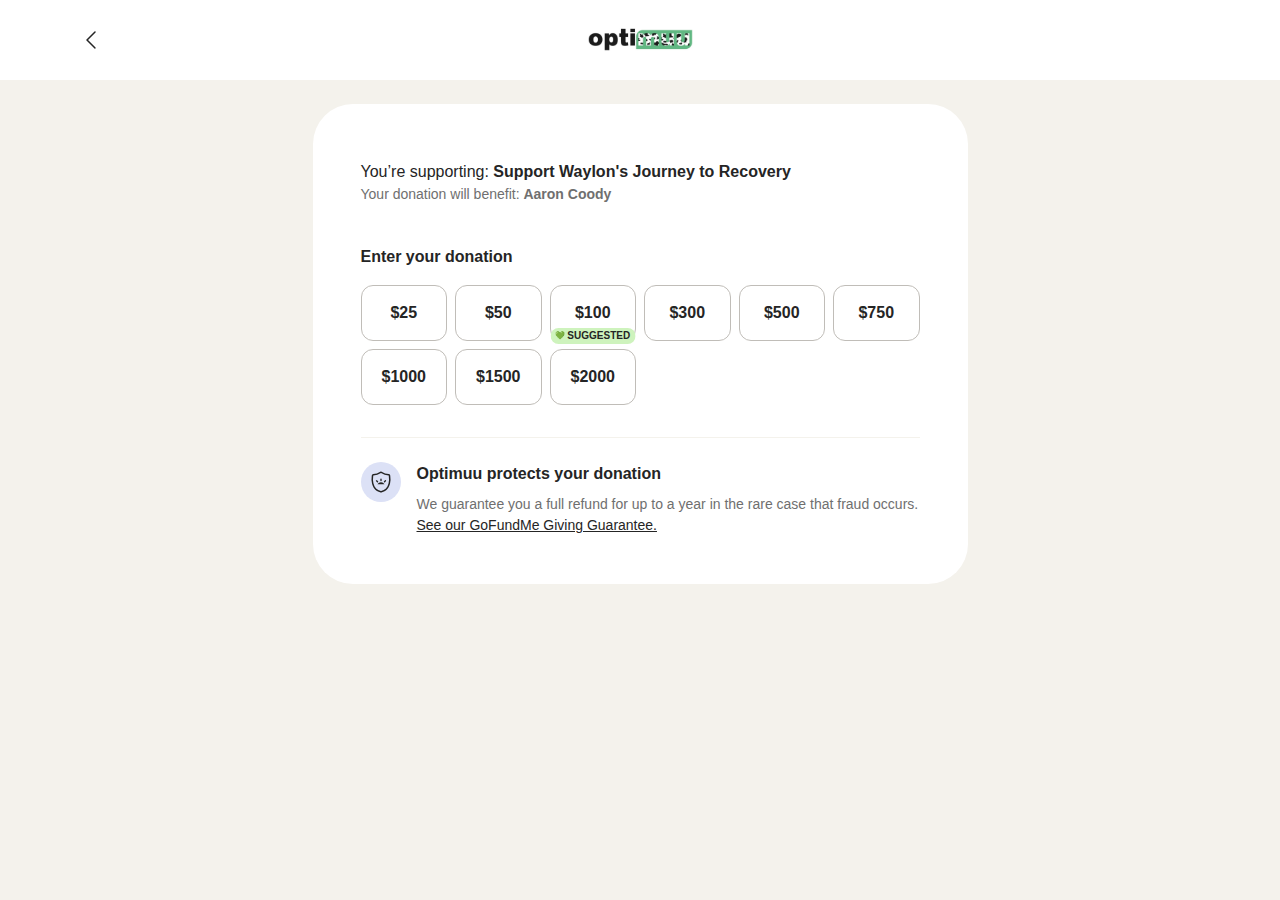
<file: checkout.html>
﻿<!DOCTYPE html><html lang="en_US" style=""><head>
<link rel="icon" data-savepage-href="https://www.gofundme.com/nextassets/shared/favicon.ico" href="[data-uri]"><script data-savepage-type="" type="text/plain" data-savepage-src="https://www.paypal.com/sdk/js?components=buttons&currency=EUR&intent=capture&vault=true&client-id=AZV3NT67skF0OqbplW00Ux-H_DbVxFD5vHG5xety512vx1IEy4nY_ofWtE5v-v67lUMF6Tuzmhp-QSMS" data-uid-auto="uid_nuaikekgufbvfdfiscicadnssisvro"></script><meta charset="utf-8"><meta name="viewport" content="width=device-width, initial-scale=1.0, minimum-scale=1.0"><title>Donate to Aiutiamo a ricostruire il Canile di Sasso Marconi BO</title><meta name="description" content="Ciao mi chiamo Barbara Sedazzari e da sempre sono sensibile al … Barbara Sedazzari needs your support for Aiutiamo a ricostruire il Canile di Sasso Marconi BO"><link rel="canonical" data-savepage-href="https://www.gofundme.com/f/aiutiamo-a-ricostruire-il-canile-di-sasso-marconi-bo" href=""><meta name="next-head-count" content="5"><meta http-equiv="x-ua-compatible" content="ie=edge"><link rel="icon" data-savepage-href="/nextassets/shared/favicon.ico" href="[data-uri]" sizes="any"><link rel="icon" data-savepage-href="/nextassets/shared/favicon.svg" href="[data-uri]" type="image/svg+xml"><link rel="apple-touch-icon" data-savepage-href="/nextassets/shared/apple-touch-icon.png" href=""><link rel="manifest" data-savepage-href="/nextassets/shared/site.webmanifest" href=""><meta name="globalsign-domain-verification" content="jpcnVg6kuHYyEz5op6ZzxI2E53gePoVqca7RgL0aNq"><meta name="google-site-verification" content="GIdvoXEWAacQdvns1qHKxS_am1-4tQdidcoJUFj2aOY"><script data-savepage-type="" type="text/plain" data-savepage-src="https://connect.facebook.net/signals/config/819737484732040?v=2.9.174&r=stable&domain=www.gofundme.com&hme=ead923021ccd3483ef3b9b04703d0a78b943fbdc01e8d7cec21c5059f1f4a5e9&ex_m=70%2C121%2C107%2C111%2C61%2C4%2C100%2C69%2C16%2C97%2C89%2C51%2C54%2C172%2C175%2C187%2C183%2C184%2C186%2C29%2C101%2C53%2C77%2C185%2C167%2C170%2C180%2C181%2C188%2C131%2C41%2C189%2C190%2C34%2C143%2C15%2C50%2C194%2C193%2C133%2C18%2C40%2C1%2C43%2C65%2C66%2C67%2C71%2C93%2C17%2C14%2C96%2C92%2C91%2C108%2C52%2C110%2C39%2C109%2C30%2C94%2C26%2C168%2C171%2C140%2C86%2C56%2C84%2C33%2C73%2C0%2C95%2C32%2C28%2C82%2C83%2C88%2C47%2C46%2C87%2C37%2C11%2C12%2C13%2C6%2C7%2C25%2C22%2C23%2C57%2C62%2C64%2C75%2C102%2C27%2C76%2C9%2C8%2C80%2C48%2C21%2C104%2C103%2C105%2C98%2C10%2C20%2C3%2C38%2C74%2C19%2C5%2C90%2C81%2C44%2C35%2C85%2C2%2C36%2C63%2C42%2C106%2C45%2C79%2C68%2C112%2C60%2C59%2C31%2C99%2C58%2C55%2C49%2C78%2C72%2C24%2C113" async=""></script><script data-savepage-type="text/javascript" type="text/plain" async="" data-savepage-src="https://connect.facebook.net/en_US/fbevents.js"></script><script data-savepage-type="text/javascript" type="text/plain" async="" data-savepage-src="https://www.googletagmanager.com/gtag/destination?id=AW-955875456&l=dataLayer&cx=c"></script><script data-savepage-type="text/javascript" type="text/plain" async="" data-savepage-src="https://www.googletagmanager.com/gtag/js?id=AW-955875456&l=dataLayer&cx=c"></script><script data-savepage-type="text/javascript" type="text/plain" async="" data-savepage-src="https://acdn.adnxs.com/dmp/up/pixie.js"></script><script data-savepage-type="text/javascript" type="text/plain" async="" data-savepage-src="https://www.googletagmanager.com/gtag/js?id=G-WF86BFEZ5L&l=dataLayer&cx=c"></script><script data-savepage-type="text/javascript" type="text/plain" async="" charset="utf-8" data-savepage-src="https://www.gstatic.com/recaptcha/releases/lqsTZ5beIbCkK4uGEGv9JmUR/recaptcha__pt_pt.js" crossorigin="anonymous" integrity="sha384-iQRYS3KUQrZcr2+hZarZFT0A9rPaW6MZw98Mztuq+LFnrqXRLURPD+nYvIUMlFbZ"></script><script data-savepage-type="" type="text/plain" data-savepage-src="https://connect.facebook.net/en_US/sdk.js?hash=1157ab4edc18664e1767787a9755d55f" async="" crossorigin="anonymous"></script><script data-savepage-type="" type="text/plain" id="facebook-jssdk" data-savepage-src="https://connect.facebook.net/en_US/sdk.js"></script><script data-savepage-type="" type="text/plain"></script><link as="font" crossorigin="anonymous" data-savepage-href="https://cdn.gofundme.com/fonts/CircularXXWeb-Bold.woff2" href="" rel="preload" type="font/woff2"><link as="font" crossorigin="anonymous" data-savepage-href="https://cdn.gofundme.com/fonts/CircularXXWeb-Medium.woff2" href="" rel="preload" type="font/woff2"><link as="font" crossorigin="anonymous" data-savepage-href="https://cdn.gofundme.com/fonts/CircularXXWeb-Regular.woff2" href="" rel="preload" type="font/woff2"><style>
/*
* Legal Disclaimer for Web licence
*
* Licence to use webfonts for displaying dynamic text on designated website domains.
*
* Should the license page views limit be exceeded the license holder will be required to contact Lineto.com for an upgrade.
*
* It is strictly prohibited to rename the font and to download or use these fonts in any other media.
*
* These Web fonts are licensed exclusively for the use on the following domain(s) and their subdomains:
*
* For use on:
* gofundme.com, up to 100m monthly page views
*
*/

@font-face {
    /*savepage-font-display=fallback*/
    font-family: "CircularXXWeb";
    font-style: normal;
    font-weight: 700 900;
    src: /*savepage-url=https://cdn.gofundme.com/fonts/CircularXXWeb-Bold.woff2*/ url() format("woff2");
}

@font-face {
    /*savepage-font-display=fallback*/
    font-family: "CircularXXWeb";
    font-style: normal;
    font-weight: 500 600;
    src: /*savepage-url=https://cdn.gofundme.com/fonts/CircularXXWeb-Medium.woff2*/ url() format("woff2");
}

@font-face {
    /*savepage-font-display=fallback*/
    font-family: "CircularXXWeb";
    font-style: normal;
    font-weight: 100 400;
    src: /*savepage-url=https://cdn.gofundme.com/fonts/CircularXXWeb-Regular.woff2*/ url() format("woff2");
}

</style><script data-savepage-type="text/javascript" type="text/plain"></script><link rel="preload" data-savepage-href="https://www.gofundme.com/ssr/_next/static/css/634c1eceee115eaf.css" href="" as="style"><style data-savepage-href="https://www.gofundme.com/ssr/_next/static/css/634c1eceee115eaf.css">:root{--hrt-link-color:currentcolor}*,:after,:before{border-width:0;box-sizing:inherit}html{box-sizing:border-box;color:#252525;font-family:CircularXXWeb,Trebuchet,Helvetica,Arial,sans-serif;font-feature-settings:"liga","ss08";line-height:1.5;tab-size:4;-webkit-text-size-adjust:100%}body{background-color:#fff;color:inherit;line-height:inherit;margin:0;overflow-x:hidden}hr{border-top-style:solid;border-top-width:1px;color:#c0bdb8;height:0}abbr:where([title]){-webkit-text-decoration:underline dotted;text-decoration:underline dotted}h1,h2,h3,h4,h5,h6{font-size:inherit;font-weight:inherit}a{cursor:pointer;text-decoration:underline}a,a:hover{color:var(--hrt-link-color)}a:hover{text-decoration:none}b,strong{font-weight:700}code,kbd,samp{font-family:ui-monospace,Menlo,Monaco,Cascadia Mono,Segoe UI Mono,Roboto Mono,Oxygen Mono,"Ubuntu Monospace",Source Code Pro,Fira Mono,Droid Sans Mono,Courier New,monospace;font-feature-settings:normal}code:not(pre code),kbd,samp{color:#6f6f6f;display:inline-block;font-size:.875em}pre{font-family:ui-monospace,Menlo,Monaco,Cascadia Mono,Segoe UI Mono,Roboto Mono,Oxygen Mono,"Ubuntu Monospace",Source Code Pro,Fira Mono,Droid Sans Mono,Courier New,monospace;font-feature-settings:normal;background-color:#fbfaf8;font-size:.875rem;overflow:auto}small{font-size:80%}sub,sup{font-size:inherit;vertical-align:initial}sub{font-feature-settings:"subs"}sup{font-feature-settings:"sups"}table{border-collapse:collapse;border-color:inherit;text-indent:0}button,input,optgroup,select,textarea{color:inherit;font-family:inherit;font-feature-settings:inherit;font-size:100%;font-weight:inherit;line-height:inherit;margin:0;padding:0}button,select{text-transform:none}[type=button],[type=reset],[type=submit],button{-webkit-appearance:button}:-moz-focusring{outline:auto}:-moz-ui-invalid{box-shadow:none}progress{vertical-align:initial}::-webkit-inner-spin-button,::-webkit-outer-spin-button{height:auto}[type=search]{-webkit-appearance:textfield;outline-offset:-2px}::-webkit-search-decoration{-webkit-appearance:none}::-webkit-file-upload-button{-webkit-appearance:button;font:inherit}summary{display:list-item}blockquote,dd,dl,figure,h1,h2,h3,h4,h5,h6,hr,p,pre{margin:0}fieldset{margin:0}fieldset,legend{padding:0}menu,nav ul{list-style:none;margin:0;padding:0}textarea{border-radius:0;height:auto;resize:vertical}input::placeholder,textarea::placeholder{color:#949392;opacity:1}[role=button],button{cursor:pointer}:disabled{cursor:default}img,video{height:auto;max-width:100%}img{display:block;vertical-align:middle}[hidden]{display:none}h1,h2,h3,h4,h5,h6,p{margin-bottom:1rem;margin-top:0;text-wrap:pretty}iframe{max-width:100%}.hrt-text-neutral-500{--hrt-link-color:#252525}input{min-width:0}dd{margin-bottom:.5rem;margin-left:0;text-align:right}dt{float:left}select{width:100%}.hrt-text-white{color:#fff!important}.hrt-bg-white{background-color:#fff!important}.hrt-text-neutral-50{color:#fbfaf8!important}.hrt-bg-neutral-50{background-color:#fbfaf8!important}.hrt-text-neutral-100{color:#f4f2ec!important}.hrt-bg-neutral-100{background-color:#f4f2ec!important}.hrt-text-neutral-200{color:#e5e1d7!important}.hrt-bg-neutral-200{background-color:#e5e1d7!important}.hrt-text-neutral-300{color:#c0bdb8!important}.hrt-bg-neutral-300{background-color:#c0bdb8!important}.hrt-text-neutral-400{color:#949392!important}.hrt-bg-neutral-400{background-color:#949392!important}.hrt-text-neutral-500{color:#6f6f6f!important}.hrt-bg-neutral-500{background-color:#6f6f6f!important}.hrt-text-neutral-600{color:#505050!important}.hrt-bg-neutral-600{background-color:#505050!important}.hrt-text-neutral-700{color:#3e3e3e!important}.hrt-bg-neutral-700{background-color:#3e3e3e!important}.hrt-text-neutral-800{color:#252525!important}.hrt-bg-neutral-800{background-color:#252525!important}.hrt-text-green-100{color:#ebfbe2!important}.hrt-bg-green-100{background-color:#ebfbe2!important}.hrt-text-green-200{color:#cef3bd!important}.hrt-bg-green-200{background-color:#cef3bd!important}.hrt-text-green-400{color:#02a95c!important}.hrt-bg-green-400{background-color:#02a95c!important}.hrt-text-green-500{color:#008044!important}.hrt-bg-green-500{background-color:#008044!important}.hrt-text-green-600{color:#015d32!important}.hrt-bg-green-600{background-color:#015d32!important}.hrt-text-green-700{color:#014828!important}.hrt-bg-green-700{background-color:#014828!important}.hrt-text-green-800{color:#122a1f!important}.hrt-bg-green-800{background-color:#122a1f!important}.hrt-text-yellow-100{color:#f9f4cb!important}.hrt-bg-yellow-100{background-color:#f9f4cb!important}.hrt-text-yellow-200{color:#f4ea9b!important}.hrt-bg-yellow-200{background-color:#f4ea9b!important}.hrt-text-yellow-400{color:#bc8a2a!important}.hrt-bg-yellow-400{background-color:#bc8a2a!important}.hrt-text-yellow-500{color:#90681d!important}.hrt-bg-yellow-500{background-color:#90681d!important}.hrt-text-yellow-600{color:#684b12!important}.hrt-bg-yellow-600{background-color:#684b12!important}.hrt-text-yellow-700{color:#52390c!important}.hrt-bg-yellow-700{background-color:#52390c!important}.hrt-text-yellow-800{color:#352201!important}.hrt-bg-yellow-800{background-color:#352201!important}.hrt-text-indigo-100{color:#f0f2fb!important}.hrt-bg-indigo-100{background-color:#f0f2fb!important}.hrt-text-indigo-200{color:#dce1f6!important}.hrt-bg-indigo-200{background-color:#dce1f6!important}.hrt-text-indigo-400{color:#7d8fdd!important}.hrt-bg-indigo-400{background-color:#7d8fdd!important}.hrt-text-indigo-500{color:#425ccd!important}.hrt-bg-indigo-500{background-color:#425ccd!important}.hrt-text-indigo-600{color:#3848a2!important}.hrt-bg-indigo-600{background-color:#3848a2!important}.hrt-text-indigo-700{color:#2c387d!important}.hrt-bg-indigo-700{background-color:#2c387d!important}.hrt-text-indigo-800{color:#1b224c!important}.hrt-bg-indigo-800{background-color:#1b224c!important}.hrt-text-red-100{color:#ffeee9!important}.hrt-bg-red-100{background-color:#ffeee9!important}.hrt-text-red-200{color:#ffd9ce!important}.hrt-bg-red-200{background-color:#ffd9ce!important}.hrt-text-red-400{color:#ff5c2d!important}.hrt-bg-red-400{background-color:#ff5c2d!important}.hrt-text-red-500{color:#d32f00!important}.hrt-bg-red-500{background-color:#d32f00!important}.hrt-text-red-600{color:#9a2200!important}.hrt-bg-red-600{background-color:#9a2200!important}.hrt-text-red-700{color:#781b00!important}.hrt-bg-red-700{background-color:#781b00!important}.hrt-text-red-800{color:#4a1202!important}.hrt-bg-red-800{background-color:#4a1202!important}.hrt-text-purple-100{color:#f7effb!important}.hrt-bg-purple-100{background-color:#f7effb!important}.hrt-text-purple-200{color:#f1d8fe!important}.hrt-bg-purple-200{background-color:#f1d8fe!important}.hrt-text-purple-400{color:#c868fa!important}.hrt-bg-purple-400{background-color:#c868fa!important}.hrt-text-purple-500{color:#a81df6!important}.hrt-bg-purple-500{background-color:#a81df6!important}.hrt-text-purple-600{color:#7b00c0!important}.hrt-bg-purple-600{background-color:#7b00c0!important}.hrt-text-purple-700{color:#610a92!important}.hrt-bg-purple-700{background-color:#610a92!important}.hrt-text-purple-800{color:#38164a!important}.hrt-bg-purple-800{background-color:#38164a!important}.hrt-text-overlay{color:#000000b3!important}.hrt-bg-overlay{background-color:#000000b3!important}.hrt-text-brand-facebook{color:#39579a!important}.hrt-bg-brand-facebook{background-color:#39579a!important}.hrt-text-brand-facebook-dark{color:#314e90!important}.hrt-bg-brand-facebook-dark{background-color:#314e90!important}.hrt-text-brand-twitter{color:#69ace0!important}.hrt-bg-brand-twitter{background-color:#69ace0!important}.hrt-shadow-soft{box-shadow:0 1px 2px #0003!important}.hrt-shadow-medium{box-shadow:0 2px 6px #0000001a!important}.hrt-shadow-strong{box-shadow:0 6px 14px #0000001a!important}.hrt-z-0{z-index:0!important}.hrt-z-1{z-index:100!important}.hrt-z-2{z-index:200!important}.hrt-z-3{z-index:300!important}.hrt-z-4{z-index:400!important}.hrt-z-5{z-index:500!important}.hrt-z-6{z-index:600!important}.hrt-z-7{z-index:700!important}.hrt-z-8{z-index:800!important}.hrt-z-9{z-index:900!important}.hrt-z-10{z-index:1000!important}.hrt-z-11{z-index:1100!important}.hrt-z-12{z-index:1200!important}.hrt-rounded-0{border-radius:0!important}.hrt-rounded-1{border-radius:.25rem!important}.hrt-rounded-2{border-radius:.5rem!important}.hrt-rounded-3{border-radius:.75rem!important}.hrt-rounded-4{border-radius:1rem!important}.hrt-rounded-5{border-radius:1.25rem!important}.hrt-rounded-full{border-radius:624.9375rem!important}.hrt-pt-0{padding-top:0!important}.hrt-pr-0{padding-right:0!important}.hrt-pb-0{padding-bottom:0!important}.hrt-pl-0,.hrt-px-0{padding-left:0!important}.hrt-px-0{padding-right:0!important}.hrt-py-0{padding-bottom:0!important;padding-top:0!important}.hrt-p-0{padding:0!important}.hrt-mt-0{margin-top:0!important}.hrt-mr-0{margin-right:0!important}.hrt-mb-0{margin-bottom:0!important}.hrt-ml-0,.hrt-mx-0{margin-left:0!important}.hrt-mx-0{margin-right:0!important}.hrt-my-0{margin-bottom:0!important;margin-top:0!important}.hrt-m-0{margin:0!important}.hrt-pt-1{padding-top:.5rem!important}.hrt-pr-1{padding-right:.5rem!important}.hrt-pb-1{padding-bottom:.5rem!important}.hrt-pl-1,.hrt-px-1{padding-left:.5rem!important}.hrt-px-1{padding-right:.5rem!important}.hrt-py-1{padding-bottom:.5rem!important;padding-top:.5rem!important}.hrt-p-1{padding:.5rem!important}.hrt-mt-1{margin-top:.5rem!important}.hrt-mr-1{margin-right:.5rem!important}.hrt-mb-1{margin-bottom:.5rem!important}.hrt-ml-1,.hrt-mx-1{margin-left:.5rem!important}.hrt-mx-1{margin-right:.5rem!important}.hrt-my-1{margin-bottom:.5rem!important;margin-top:.5rem!important}.hrt-m-1{margin:.5rem!important}.hrt-pt-2{padding-top:1rem!important}.hrt-pr-2{padding-right:1rem!important}.hrt-pb-2{padding-bottom:1rem!important}.hrt-pl-2,.hrt-px-2{padding-left:1rem!important}.hrt-px-2{padding-right:1rem!important}.hrt-py-2{padding-bottom:1rem!important;padding-top:1rem!important}.hrt-p-2{padding:1rem!important}.hrt-mt-2{margin-top:1rem!important}.hrt-mr-2{margin-right:1rem!important}.hrt-mb-2{margin-bottom:1rem!important}.hrt-ml-2,.hrt-mx-2{margin-left:1rem!important}.hrt-mx-2{margin-right:1rem!important}.hrt-my-2{margin-bottom:1rem!important;margin-top:1rem!important}.hrt-m-2{margin:1rem!important}.hrt-pt-3{padding-top:1.5rem!important}.hrt-pr-3{padding-right:1.5rem!important}.hrt-pb-3{padding-bottom:1.5rem!important}.hrt-pl-3,.hrt-px-3{padding-left:1.5rem!important}.hrt-px-3{padding-right:1.5rem!important}.hrt-py-3{padding-bottom:1.5rem!important;padding-top:1.5rem!important}.hrt-p-3{padding:1.5rem!important}.hrt-mt-3{margin-top:1.5rem!important}.hrt-mr-3{margin-right:1.5rem!important}.hrt-mb-3{margin-bottom:1.5rem!important}.hrt-ml-3,.hrt-mx-3{margin-left:1.5rem!important}.hrt-mx-3{margin-right:1.5rem!important}.hrt-my-3{margin-bottom:1.5rem!important;margin-top:1.5rem!important}.hrt-m-3{margin:1.5rem!important}.hrt-pt-4{padding-top:2rem!important}.hrt-pr-4{padding-right:2rem!important}.hrt-pb-4{padding-bottom:2rem!important}.hrt-pl-4,.hrt-px-4{padding-left:2rem!important}.hrt-px-4{padding-right:2rem!important}.hrt-py-4{padding-bottom:2rem!important;padding-top:2rem!important}.hrt-p-4{padding:2rem!important}.hrt-mt-4{margin-top:2rem!important}.hrt-mr-4{margin-right:2rem!important}.hrt-mb-4{margin-bottom:2rem!important}.hrt-ml-4,.hrt-mx-4{margin-left:2rem!important}.hrt-mx-4{margin-right:2rem!important}.hrt-my-4{margin-bottom:2rem!important;margin-top:2rem!important}.hrt-m-4{margin:2rem!important}.hrt-pt-5{padding-top:2.5rem!important}.hrt-pr-5{padding-right:2.5rem!important}.hrt-pb-5{padding-bottom:2.5rem!important}.hrt-pl-5,.hrt-px-5{padding-left:2.5rem!important}.hrt-px-5{padding-right:2.5rem!important}.hrt-py-5{padding-bottom:2.5rem!important;padding-top:2.5rem!important}.hrt-p-5{padding:2.5rem!important}.hrt-mt-5{margin-top:2.5rem!important}.hrt-mr-5{margin-right:2.5rem!important}.hrt-mb-5{margin-bottom:2.5rem!important}.hrt-ml-5,.hrt-mx-5{margin-left:2.5rem!important}.hrt-mx-5{margin-right:2.5rem!important}.hrt-my-5{margin-bottom:2.5rem!important;margin-top:2.5rem!important}.hrt-m-5{margin:2.5rem!important}.hrt-pt-6{padding-top:3rem!important}.hrt-pr-6{padding-right:3rem!important}.hrt-pb-6{padding-bottom:3rem!important}.hrt-pl-6,.hrt-px-6{padding-left:3rem!important}.hrt-px-6{padding-right:3rem!important}.hrt-py-6{padding-bottom:3rem!important;padding-top:3rem!important}.hrt-p-6{padding:3rem!important}.hrt-mt-6{margin-top:3rem!important}.hrt-mr-6{margin-right:3rem!important}.hrt-mb-6{margin-bottom:3rem!important}.hrt-ml-6,.hrt-mx-6{margin-left:3rem!important}.hrt-mx-6{margin-right:3rem!important}.hrt-my-6{margin-bottom:3rem!important;margin-top:3rem!important}.hrt-m-6{margin:3rem!important}.hrt-pt-7{padding-top:3.5rem!important}.hrt-pr-7{padding-right:3.5rem!important}.hrt-pb-7{padding-bottom:3.5rem!important}.hrt-pl-7,.hrt-px-7{padding-left:3.5rem!important}.hrt-px-7{padding-right:3.5rem!important}.hrt-py-7{padding-bottom:3.5rem!important;padding-top:3.5rem!important}.hrt-p-7{padding:3.5rem!important}.hrt-mt-7{margin-top:3.5rem!important}.hrt-mr-7{margin-right:3.5rem!important}.hrt-mb-7{margin-bottom:3.5rem!important}.hrt-ml-7,.hrt-mx-7{margin-left:3.5rem!important}.hrt-mx-7{margin-right:3.5rem!important}.hrt-my-7{margin-bottom:3.5rem!important;margin-top:3.5rem!important}.hrt-m-7{margin:3.5rem!important}.hrt-pt-8{padding-top:4rem!important}.hrt-pr-8{padding-right:4rem!important}.hrt-pb-8{padding-bottom:4rem!important}.hrt-pl-8,.hrt-px-8{padding-left:4rem!important}.hrt-px-8{padding-right:4rem!important}.hrt-py-8{padding-bottom:4rem!important;padding-top:4rem!important}.hrt-p-8{padding:4rem!important}.hrt-mt-8{margin-top:4rem!important}.hrt-mr-8{margin-right:4rem!important}.hrt-mb-8{margin-bottom:4rem!important}.hrt-ml-8,.hrt-mx-8{margin-left:4rem!important}.hrt-mx-8{margin-right:4rem!important}.hrt-my-8{margin-bottom:4rem!important;margin-top:4rem!important}.hrt-m-8{margin:4rem!important}.hrt-pt-9{padding-top:4.5rem!important}.hrt-pr-9{padding-right:4.5rem!important}.hrt-pb-9{padding-bottom:4.5rem!important}.hrt-pl-9,.hrt-px-9{padding-left:4.5rem!important}.hrt-px-9{padding-right:4.5rem!important}.hrt-py-9{padding-bottom:4.5rem!important;padding-top:4.5rem!important}.hrt-p-9{padding:4.5rem!important}.hrt-mt-9{margin-top:4.5rem!important}.hrt-mr-9{margin-right:4.5rem!important}.hrt-mb-9{margin-bottom:4.5rem!important}.hrt-ml-9,.hrt-mx-9{margin-left:4.5rem!important}.hrt-mx-9{margin-right:4.5rem!important}.hrt-my-9{margin-bottom:4.5rem!important;margin-top:4.5rem!important}.hrt-m-9{margin:4.5rem!important}.hrt-pt-10{padding-top:5rem!important}.hrt-pr-10{padding-right:5rem!important}.hrt-pb-10{padding-bottom:5rem!important}.hrt-pl-10,.hrt-px-10{padding-left:5rem!important}.hrt-px-10{padding-right:5rem!important}.hrt-py-10{padding-bottom:5rem!important;padding-top:5rem!important}.hrt-p-10{padding:5rem!important}.hrt-mt-10{margin-top:5rem!important}.hrt-mr-10{margin-right:5rem!important}.hrt-mb-10{margin-bottom:5rem!important}.hrt-ml-10,.hrt-mx-10{margin-left:5rem!important}.hrt-mx-10{margin-right:5rem!important}.hrt-my-10{margin-bottom:5rem!important;margin-top:5rem!important}.hrt-m-10{margin:5rem!important}.hrt-pt-11{padding-top:5.5rem!important}.hrt-pr-11{padding-right:5.5rem!important}.hrt-pb-11{padding-bottom:5.5rem!important}.hrt-pl-11,.hrt-px-11{padding-left:5.5rem!important}.hrt-px-11{padding-right:5.5rem!important}.hrt-py-11{padding-bottom:5.5rem!important;padding-top:5.5rem!important}.hrt-p-11{padding:5.5rem!important}.hrt-mt-11{margin-top:5.5rem!important}.hrt-mr-11{margin-right:5.5rem!important}.hrt-mb-11{margin-bottom:5.5rem!important}.hrt-ml-11,.hrt-mx-11{margin-left:5.5rem!important}.hrt-mx-11{margin-right:5.5rem!important}.hrt-my-11{margin-bottom:5.5rem!important;margin-top:5.5rem!important}.hrt-m-11{margin:5.5rem!important}.hrt-pt-12{padding-top:6rem!important}.hrt-pr-12{padding-right:6rem!important}.hrt-pb-12{padding-bottom:6rem!important}.hrt-pl-12,.hrt-px-12{padding-left:6rem!important}.hrt-px-12{padding-right:6rem!important}.hrt-py-12{padding-bottom:6rem!important;padding-top:6rem!important}.hrt-p-12{padding:6rem!important}.hrt-mt-12{margin-top:6rem!important}.hrt-mr-12{margin-right:6rem!important}.hrt-mb-12{margin-bottom:6rem!important}.hrt-ml-12,.hrt-mx-12{margin-left:6rem!important}.hrt-mx-12{margin-right:6rem!important}.hrt-my-12{margin-bottom:6rem!important;margin-top:6rem!important}.hrt-m-12{margin:6rem!important}.hrt-pt-15{padding-top:7.5rem!important}.hrt-pr-15{padding-right:7.5rem!important}.hrt-pb-15{padding-bottom:7.5rem!important}.hrt-pl-15,.hrt-px-15{padding-left:7.5rem!important}.hrt-px-15{padding-right:7.5rem!important}.hrt-py-15{padding-bottom:7.5rem!important;padding-top:7.5rem!important}.hrt-p-15{padding:7.5rem!important}.hrt-mt-15{margin-top:7.5rem!important}.hrt-mr-15{margin-right:7.5rem!important}.hrt-mb-15{margin-bottom:7.5rem!important}.hrt-ml-15,.hrt-mx-15{margin-left:7.5rem!important}.hrt-mx-15{margin-right:7.5rem!important}.hrt-my-15{margin-bottom:7.5rem!important;margin-top:7.5rem!important}.hrt-m-15{margin:7.5rem!important}.hrt-pt-30{padding-top:15rem!important}.hrt-pr-30{padding-right:15rem!important}.hrt-pb-30{padding-bottom:15rem!important}.hrt-pl-30,.hrt-px-30{padding-left:15rem!important}.hrt-px-30{padding-right:15rem!important}.hrt-py-30{padding-bottom:15rem!important;padding-top:15rem!important}.hrt-p-30{padding:15rem!important}.hrt-mt-30{margin-top:15rem!important}.hrt-mr-30{margin-right:15rem!important}.hrt-mb-30{margin-bottom:15rem!important}.hrt-ml-30,.hrt-mx-30{margin-left:15rem!important}.hrt-mx-30{margin-right:15rem!important}.hrt-my-30{margin-bottom:15rem!important;margin-top:15rem!important}.hrt-m-30{margin:15rem!important}.hrt-pt-half{padding-top:.25rem!important}.hrt-pr-half{padding-right:.25rem!important}.hrt-pb-half{padding-bottom:.25rem!important}.hrt-pl-half,.hrt-px-half{padding-left:.25rem!important}.hrt-px-half{padding-right:.25rem!important}.hrt-py-half{padding-bottom:.25rem!important;padding-top:.25rem!important}.hrt-p-half{padding:.25rem!important}.hrt-mt-half{margin-top:.25rem!important}.hrt-mr-half{margin-right:.25rem!important}.hrt-mb-half{margin-bottom:.25rem!important}.hrt-ml-half,.hrt-mx-half{margin-left:.25rem!important}.hrt-mx-half{margin-right:.25rem!important}.hrt-my-half{margin-bottom:.25rem!important;margin-top:.25rem!important}.hrt-m-half{margin:.25rem!important}.hrt-font-regular{font-weight:400!important}.hrt-font-medium{font-weight:600!important}.hrt-font-bold{font-weight:700!important}.hrt-tracking-tighter{letter-spacing:-.05em!important}.hrt-tracking-tight{letter-spacing:-.02em!important}.hrt-tracking-normal{letter-spacing:0!important}.hrt-leading-body{line-height:1.5!important}.hrt-leading-heading{line-height:1.2!important}.hrt-leading-tight{line-height:1.1!important}.hrt-leading-none{line-height:1!important}.hrt-bg-transparent{background-color:initial!important}.hrt-global-wrapper{margin:0 auto;max-width:48rem;padding-left:1rem;padding-right:1rem}@media(min-width:64em){.hrt-global-wrapper{max-width:60rem}}@media(min-width:72em){.hrt-global-wrapper{max-width:72rem}}.hrt-align-start{align-items:flex-start!important}.hrt-align-end{align-items:flex-end!important}.hrt-align-center{align-items:center!important}.hrt-align-stretch{align-items:stretch!important}.hrt-align-baseline{align-items:baseline!important}.hrt-align-self-start{align-self:flex-start!important}.hrt-align-self-end{align-self:flex-end!important}.hrt-align-self-center{align-self:center!important}.hrt-align-self-stretch{align-self:stretch!important}.hrt-flex-child-auto{flex:1 1 auto!important}.hrt-flex-child-grow{flex:1 0 auto!important}.hrt-flex-child-shrink{flex:0 1 auto!important}.hrt-flex-child-full{flex:0 0 100%!important}.hrt-flex-dir-row{flex-direction:row!important}.hrt-flex-dir-row-reverse{flex-direction:row-reverse!important}.hrt-flex-dir-column{flex-direction:column!important}.hrt-flex-dir-column-reverse{flex-direction:column-reverse!important}.hrt-flex-nowrap{flex-wrap:nowrap!important}.hrt-flex-wrap{flex-wrap:wrap!important}.hrt-flex-wrap-reverse{flex-wrap:wrap-reverse!important}.hrt-justify-start{justify-content:flex-start!important}.hrt-justify-end{justify-content:flex-end!important}.hrt-justify-center{justify-content:center!important}.hrt-justify-between{justify-content:space-between!important}.hrt-justify-around{justify-content:space-around!important}.hrt-justify-evenly{justify-content:space-evenly!important}.hrt-disp-block{display:block!important}.hrt-disp-flex{display:flex!important}.hrt-disp-grid{display:grid!important}.hrt-disp-inherit{display:inherit}.hrt-disp-inline{display:inline!important}.hrt-disp-inline-block{display:inline-block!important}.hrt-disp-inline-flex{display:inline-flex!important}.hrt-disp-none{display:none!important}.hrt-min-height-100vh{min-height:100vh!important}.hrt-height-100vh{height:100vh!important}.hrt-height-auto{height:auto!important}.hrt-position-relative{position:relative!important}.hrt-position-fixed{position:fixed!important}.hrt-position-absolute{position:absolute!important}.hrt-position-static{position:static!important}.hrt-max-width-full{max-width:100%!important}.hrt-max-width-screen-xs{max-width:23.4375rem!important}@media(max-width:47.999em){.hrt-max-width-screen-xs--mobile-only{max-width:23.4375rem!important}}.hrt-width-full{width:100%!important}@media(max-width:47.999em){.hrt-width-full--mobile-only{width:100%!important}}.hrt-width-auto{width:auto!important}.hrt-m-auto{margin:auto!important}.hrt-mx-auto{margin-left:auto!important;margin-right:auto!important}.hrt-my-auto{margin-bottom:auto!important}.hrt-mt-auto,.hrt-my-auto{margin-top:auto!important}.hrt-mr-auto{margin-right:auto!important}.hrt-mb-auto{margin-bottom:auto!important}.hrt-ml-auto{margin-left:auto!important}.hrt-text-display-lg{font-family:CircularXXWeb,Trebuchet,Helvetica,Arial,sans-serif;font-size:clamp(3rem,3rem + 2.125*(100vw - 23.4375rem)/66.5625,5.125rem);font-weight:400;letter-spacing:-.05em;line-height:1}.hrt-text-display-md{font-size:clamp(2rem,2rem + 1.5*(100vw - 23.4375rem)/66.5625,3.5rem)}.hrt-text-display-md,.hrt-text-display-sm{font-family:CircularXXWeb,Trebuchet,Helvetica,Arial,sans-serif;font-weight:600;letter-spacing:-.02em;line-height:1.2}.hrt-text-display-sm{font-size:clamp(1.75rem,1.75rem + .75*(100vw - 23.4375rem)/66.5625,2.5rem)}.hrt-text-heading-xl{font-family:CircularXXWeb,Trebuchet,Helvetica,Arial,sans-serif;font-size:clamp(1.75rem,1.75rem + .25*(100vw - 23.4375rem)/66.5625,2rem);font-weight:600;letter-spacing:-.02em;line-height:1.2}.hrt-text-heading-lg{font-size:clamp(1.5rem,1.5rem + .25*(100vw - 23.4375rem)/66.5625,1.75rem)}.hrt-text-heading-lg,.hrt-text-heading-md{font-family:CircularXXWeb,Trebuchet,Helvetica,Arial,sans-serif;font-weight:600;letter-spacing:0;line-height:1.2}.hrt-text-heading-md{font-size:clamp(1.25rem,1.25rem + .25*(100vw - 23.4375rem)/66.5625,1.5rem)}.hrt-text-heading-sm{font-size:clamp(1rem,1rem + .25*(100vw - 23.4375rem)/66.5625,1.25rem);font-weight:600}.hrt-text-heading-sm,.hrt-text-legend{font-family:CircularXXWeb,Trebuchet,Helvetica,Arial,sans-serif;letter-spacing:0;line-height:1.2}.hrt-text-legend{font-size:1.25rem;font-weight:400}.hrt-text-body-lg{font-size:clamp(1.25rem,1.25rem + .25*(100vw - 23.4375rem)/66.5625,1.5rem)}.hrt-text-body-lg,.hrt-text-body-md{font-family:CircularXXWeb,Trebuchet,Helvetica,Arial,sans-serif;font-weight:400;letter-spacing:0;line-height:1.5}.hrt-text-body-md{font-size:1rem}.hrt-text-body-sm{font-family:CircularXXWeb,Trebuchet,Helvetica,Arial,sans-serif;font-size:.875rem;font-weight:400;letter-spacing:0;line-height:1.5}.hrt-text-center{text-align:center!important}.hrt-text-left{text-align:left!important}.hrt-text-right{text-align:right!important}.hrt-list-unstyled{list-style-type:none;margin-bottom:0;margin-top:0;padding-left:0}.hrt-truncate-single-line{overflow:hidden!important;text-overflow:ellipsis!important;white-space:nowrap!important}.hrt-break-word{-webkit-hyphens:auto!important;hyphens:auto!important;white-space:normal!important;word-break:break-word!important;word-wrap:break-word!important}.hrt-underline{-webkit-text-decoration-line:underline!important;text-decoration-line:underline!important}.hrt-no-underline{-webkit-text-decoration-line:none!important;text-decoration-line:none!important}.hrt-text-uppercase{font-feature-settings:"ss08","case";text-transform:uppercase}.hrt-text-mono{font-family:ui-monospace,Menlo,Monaco,Cascadia Mono,Segoe UI Mono,Roboto Mono,Oxygen Mono,"Ubuntu Monospace",Source Code Pro,Fira Mono,Droid Sans Mono,Courier New,monospace;font-feature-settings:normal}.hrt-invisible{visibility:hidden}.hrt-show-on-focus,.hrt-sr-only{border:0;clip:rect(0,0,0,0);height:1px;overflow:hidden;padding:0;position:absolute!important;white-space:nowrap;width:1px}.hrt-show-on-focus:active,.hrt-show-on-focus:focus{clip:auto;height:auto;overflow:visible;position:static!important;white-space:normal;width:auto}.hrt-opacity-0{opacity:0!important}@media(min-width:23.4375em) and (max-width:35.999em){.hrt-hide-between-xs-sm{display:none!important}}@media(min-width:36em) and (max-width:47.999em){.hrt-hide-between-sm-md{display:none!important}}@media(min-width:48em) and (max-width:63.999em){.hrt-hide-between-md-lg{display:none!important}}@media(min-width:64em) and (max-width:71.999em){.hrt-hide-between-lg-xl{display:none!important}}@media(min-width:72em) and (max-width:89.999em){.hrt-hide-between-xl-xxl{display:none!important}}@media(min-width:90em) and (max-width:119.999em){.hrt-hide-between-xxl-xxxl{display:none!important}}@media(min-width:23.4375em) and (max-width:47.999em){.hrt-hide-between-xs-md{display:none!important}}@media(min-width:36em) and (max-width:63.999em){.hrt-hide-between-sm-lg{display:none!important}}@media(min-width:48em) and (max-width:71.999em){.hrt-hide-between-md-xl{display:none!important}}@media(min-width:64em) and (max-width:89.999em){.hrt-hide-between-lg-xxl{display:none!important}}@media(min-width:72em) and (max-width:119.999em){.hrt-hide-between-xl-xxxl{display:none!important}}@media(min-width:23.4375em) and (max-width:63.999em){.hrt-hide-between-xs-lg{display:none!important}}@media(min-width:36em) and (max-width:71.999em){.hrt-hide-between-sm-xl{display:none!important}}@media(min-width:48em) and (max-width:89.999em){.hrt-hide-between-md-xxl{display:none!important}}@media(min-width:64em) and (max-width:119.999em){.hrt-hide-between-lg-xxxl{display:none!important}}@media(min-width:23.4375em) and (max-width:71.999em){.hrt-hide-between-xs-xl{display:none!important}}@media(min-width:36em) and (max-width:89.999em){.hrt-hide-between-sm-xxl{display:none!important}}@media(min-width:48em) and (max-width:119.999em){.hrt-hide-between-md-xxxl{display:none!important}}@media(min-width:23.4375em) and (max-width:89.999em){.hrt-hide-between-xs-xxl{display:none!important}}@media(min-width:36em) and (max-width:119.999em){.hrt-hide-between-sm-xxxl{display:none!important}}@media(max-width:23.4365em){.hrt-hide-max-xs{display:none!important}}@media(max-width:35.999em){.hrt-hide-max-sm{display:none!important}}@media(max-width:47.999em){.hrt-hide-max-md{display:none!important}}@media(max-width:63.999em){.hrt-hide-max-lg{display:none!important}}@media(max-width:71.999em){.hrt-hide-max-xl{display:none!important}}@media(max-width:89.999em){.hrt-hide-max-xxl{display:none!important}}@media(max-width:119.999em){.hrt-hide-max-xxxl{display:none!important}}@media(min-width:23.4375em){.hrt-hide-min-xs{display:none!important}}@media(min-width:36em){.hrt-hide-min-sm{display:none!important}}@media(min-width:48em){.hrt-hide-min-md{display:none!important}}@media(min-width:64em){.hrt-hide-min-lg{display:none!important}}@media(min-width:72em){.hrt-hide-min-xl{display:none!important}}@media(min-width:90em){.hrt-hide-min-xxl{display:none!important}}@media(min-width:120em){.hrt-hide-min-xxxl{display:none!important}}@media print{.hrt-hide-print{display:none!important}}.hrt-container{margin:0 auto;max-width:48rem;padding-left:1rem;padding-right:1rem}@media(min-width:64em){.hrt-container{max-width:64rem}}@media(min-width:72em){.hrt-container{max-width:72rem}}.hrt-grid-columns{display:grid;grid-column-gap:1rem;grid-template-rows:auto}.hrt-grid-columns--2{grid-template-columns:repeat(2,minmax(0,1fr))}.hrt-grid-columns--3{grid-template-columns:repeat(3,minmax(0,1fr))}.hrt-grid-columns--4{grid-template-columns:repeat(4,minmax(0,1fr))}@media(max-width:63.999em){.hrt-grid-columns--2.hrt-grid-columns--desktop-only,.hrt-grid-columns--3.hrt-grid-columns--desktop-only,.hrt-grid-columns--4.hrt-grid-columns--desktop-only{grid-template-columns:repeat(1,minmax(0,1fr))}}.hrt-grid-columns--column-gap-1{column-gap:.5rem}.hrt-grid-columns--column-gap-2{column-gap:1rem}.hrt-grid-columns--column-gap-3{column-gap:1.5rem}.hrt-grid-columns--column-gap-4{column-gap:2rem}.hrt-grid-columns--column-gap-5{column-gap:2.5rem}.hrt-grid-columns--row-gap-1{row-gap:.5rem}.hrt-grid-columns--row-gap-2{row-gap:1rem}.hrt-grid-columns--row-gap-3{row-gap:1.5rem}.hrt-grid-columns--row-gap-4{row-gap:2rem}.hrt-grid-columns--row-gap-5{row-gap:2.5rem}.hrt-charity-avatar,.hrt-default-avatar,.hrt-donor-avatar{background-color:#f4f2ec;color:#252525}.hrt-image-avatar--small{height:1.5rem;width:1.5rem}.hrt-image-avatar--large{height:2.5rem;width:2.5rem}.hrt-team-avatar{background-color:#f9f4cb;color:#684b12}.hrt-avatar{align-items:center;border:1px solid #fff;border-radius:50%;display:flex;flex-shrink:0;justify-content:center}.hrt-avatar--small{height:1.5rem;width:1.5rem}.hrt-avatar--small .hrt-avatar-initial{font-size:.75rem}.hrt-avatar--large{height:2.5rem;width:2.5rem}.hrt-avatar-stack{display:flex;flex-direction:row-reverse;flex-shrink:0;position:relative;width:max-content}.hrt-avatar-stack-item:not(:last-child){margin-left:-10px}.hrt-base-button{align-items:center;appearance:none;background-color:#0000;cursor:pointer;display:inline-flex;transition-duration:.5s;transition-property:background-color,color,border-color,opacity,transform;transition-timing-function:cubic-bezier(.3,.01,0,1)}.hrt-base-button,.hrt-base-button:not(.hrt-base-button--disabled):hover{color:inherit;text-decoration:none}.hrt-base-button--disabled{pointer-events:none}.hrt-base-button--pending,.hrt-base-button--pending:hover{color:#0000!important}.hrt-base-button--pending:hover>:not(.a-loading-dots),.hrt-base-button--pending>:not(.a-loading-dots){opacity:0}.hrt-link--gray{--hrt-link-color:#6f6f6f}.hrt-link--unstyled,.hrt-link--unstyled:hover{color:inherit;text-decoration:none}.hrt-primary-button{align-items:center;appearance:none;border:1px solid #0000;border-radius:.75rem;cursor:pointer;display:inline-flex;font-size:1rem;font-weight:700;justify-content:center;line-height:1;padding-left:1.5rem;padding-right:1.5rem;text-align:center}.hrt-primary-button,.hrt-primary-button.sb-hover,.hrt-primary-button:hover{text-decoration:none}.hrt-primary-button--default{background-color:#252525;color:#fff}.hrt-primary-button--default:not(.hrt-primary-button--disabled).sb-hover,.hrt-primary-button--default:not(.hrt-primary-button--disabled):hover{background-color:#505050;color:#fff}.hrt-primary-button--light{background-color:#fff;color:#252525}.hrt-primary-button--light:not(.hrt-primary-button--disabled).sb-hover,.hrt-primary-button--light:not(.hrt-primary-button--disabled):hover{background-color:#ffffffe6;color:#252525}.hrt-primary-button--xlarge{min-height:3.5rem;padding-bottom:.5rem;padding-top:.5rem}.hrt-primary-button--large{min-height:3rem;padding-bottom:.5rem;padding-top:.5rem}.hrt-primary-button--medium{min-height:2.5rem;padding-bottom:.25rem;padding-top:.25rem}.hrt-primary-button--small{border-radius:624.9375rem;font-size:.875rem;min-height:2rem;padding:.25rem 1rem}.hrt-primary-button--xsmall{border-radius:624.9375rem;font-size:.875rem;min-height:1.5rem;padding:0 .5rem}.hrt-primary-button--full{display:flex;width:100%}@media(max-width:47.999em){.hrt-primary-button--full-for-mobile{display:flex;width:100%}}.hrt-primary-button--disabled,a.hrt-primary-button--disabled{background-color:#e5e1d7;color:#949392}.hrt-primary-button--disabled.hrt-primary-button--light,a.hrt-primary-button--disabled.hrt-primary-button--light{background-color:#fff6;color:#252525}.hrt-secondary-button{align-items:center;appearance:none;background-color:#0000;border:1px solid;border-radius:.75rem;cursor:pointer;display:inline-flex;font-size:1rem;font-weight:700;justify-content:center;line-height:1;padding-left:1.5rem;padding-right:1.5rem;text-align:center;text-decoration:none}.hrt-secondary-button--default{border-color:#c0bdb8;color:#252525}.hrt-secondary-button--default:not(.hrt-secondary-button--disabled).sb-hover,.hrt-secondary-button--default:not(.hrt-secondary-button--disabled):hover{background-color:#2525250d;border-color:#6f6f6f;color:#252525}.hrt-secondary-button--light{background-color:#0000001a;border-color:#fff;color:#fff}.hrt-secondary-button--light:not(.hrt-secondary-button--disabled).sb-hover,.hrt-secondary-button--light:not(.hrt-secondary-button--disabled):hover{background-color:#ffffff1a;color:#fff}.hrt-secondary-button--destructive{border-color:#9a2200;color:#9a2200}.hrt-secondary-button--destructive:not(.hrt-secondary-button--disabled).sb-hover,.hrt-secondary-button--destructive:not(.hrt-secondary-button--disabled):hover{background-color:#ffeee9;border-color:#9a2200;color:#9a2200}.hrt-secondary-button--xlarge{min-height:3.5rem;padding-bottom:.5rem;padding-top:.5rem}.hrt-secondary-button--large{min-height:3rem;padding-bottom:.5rem;padding-top:.5rem}.hrt-secondary-button--medium{min-height:2.5rem;padding-bottom:.25rem;padding-top:.25rem}.hrt-secondary-button--small{border-radius:624.9375rem;font-size:.875rem;min-height:2rem;padding:.25rem 1rem}.hrt-secondary-button--xsmall{border-radius:624.9375rem;font-size:.875rem;min-height:1.5rem;padding:0 .5rem}.hrt-secondary-button--full{display:flex;width:100%}@media(max-width:47.999em){.hrt-secondary-button--full-for-mobile{display:flex;width:100%}}.hrt-secondary-button--disabled{border-color:#e5e1d7;color:#c0bdb8}.hrt-secondary-button--disabled.hrt-secondary-button--light{border-color:#6f6f6f;color:#6f6f6f}.hrt-tertiary-button{border:1px solid #0000;border-radius:.625rem;color:#252525;justify-content:center;padding:.25rem .5rem;text-align:center}.hrt-tertiary-button:not(.hrt-tertiary-button--disabled).sb-hover,.hrt-tertiary-button:not(.hrt-tertiary-button--disabled):hover{background-color:#2525250d;color:#252525}.hrt-tertiary-button--disabled{color:#c0bdb8}.hrt-tertiary-button--full{display:flex;width:100%}@media(max-width:47.999em){.hrt-tertiary-button--full-for-mobile{display:flex;width:100%}}.hrt-text-button{align-items:center;appearance:none;background-color:#0000;color:var(--hrt-link-color);cursor:pointer;display:inline-flex;text-decoration:underline}.hrt-text-button:disabled{--hrt-link-color:#6f6f6f;pointer-events:none}.hrt-text-button:not(:disabled).sb-hover,.hrt-text-button:not(:disabled):hover{color:var(--hrt-link-color);text-decoration:none}.hrt-text-button--gray{--hrt-link-color:#6f6f6f}.hrt-text-button--pending,.hrt-text-button--pending:hover{color:#0000!important;justify-content:center;position:relative}.hrt-button-group{display:flex;gap:1rem}.hrt-button-group--orientation-side-by-side{flex-direction:row}.hrt-button-group--alignment-left{justify-content:start}.hrt-button-group--alignment-right{flex-direction:row-reverse;justify-content:end}.hrt-button-group--alignment-full{flex-direction:row-reverse}.hrt-button-group--alignment-full>*{flex:1 1}.hrt-button-group--orientation-stacked{align-items:stretch;flex-direction:column}@media(max-width:47.999em){.hrt-button-group--orientation-stacked-for-mobile{align-items:stretch;flex-direction:column}}.hrt-rule--horizontal{border-top:1px solid #c0bdb8;margin-bottom:1rem;margin-top:1rem}.hrt-rule--vertical{border-left:1px solid #c0bdb8;display:inline-block;margin-left:1rem;margin-right:1rem;min-height:1rem}@media(max-width:63.999em){.hrt-rule--pull{margin-left:-1rem;margin-right:-1rem}}.hrt-secondary-icon-button{background-color:#0000;border:1px solid #c0bdb8;border-radius:.75rem;color:#252525;justify-content:center}.hrt-secondary-icon-button:not(.hrt-base-button--disabled).sb-hover,.hrt-secondary-icon-button:not(.hrt-base-button--disabled):hover{background-color:#2525250d;color:#252525}.hrt-secondary-icon-button.hrt-base-button--disabled{border-color:#e5e1d7;color:#c0bdb8}.hrt-secondary-icon-button--light{background-color:#0000001a;border-color:#fff;color:#fff}.hrt-secondary-icon-button--light:not(.hrt-base-button--disabled).sb-hover,.hrt-secondary-icon-button--light:not(.hrt-base-button--disabled):hover{background-color:#ffffff1a;color:#fff}.hrt-secondary-icon-button--light.hrt-base-button--disabled{border-color:#6f6f6f;color:#6f6f6f}.hrt-secondary-icon-button--circle{border-radius:624.9375rem}.hrt-secondary-icon-button--large .hrt-icon,.hrt-secondary-icon-button--medium .hrt-icon{height:1.5rem;width:1.5rem}.hrt-secondary-icon-button--xlarge{height:3.5rem;width:3.5rem}.hrt-secondary-icon-button--large{height:3rem;width:3rem}.hrt-secondary-icon-button--medium{height:2.5rem;width:2.5rem}.hrt-secondary-icon-button--small{height:2rem;width:2rem}.hrt-secondary-icon-button--small:not(.hrt-secondary-icon-button--circle){border-radius:.625rem}.hrt-secondary-icon-button--small .hrt-icon{height:1rem;width:1rem}.hrt-tertiary-icon-button{border-radius:624.9375rem;justify-content:center}.hrt-tertiary-icon-button:not(.hrt-base-button--disabled).sb-hover,.hrt-tertiary-icon-button:not(.hrt-base-button--disabled):hover{background-color:#2525250d}.hrt-tertiary-icon-button.hrt-base-button--disabled{color:#c0bdb8}.hrt-tertiary-icon-button--light{color:#fff}.hrt-tertiary-icon-button--light:not(.hrt-base-button--disabled).sb-hover,.hrt-tertiary-icon-button--light:not(.hrt-base-button--disabled):hover{background-color:#ffffff1a;color:#fff}.hrt-tertiary-icon-button--light.hrt-base-button--disabled{color:#6f6f6f}.hrt-tertiary-icon-button--large .hrt-icon,.hrt-tertiary-icon-button--medium .hrt-icon{height:1.5rem;width:1.5rem}.hrt-tertiary-icon-button--large{height:3rem;width:3rem}.hrt-tertiary-icon-button--medium{height:2.5rem;width:2.5rem}.hrt-tertiary-icon-button--small{height:2rem;width:2rem}.hrt-tertiary-icon-button--small .hrt-icon{height:1rem;width:1rem}.hrt-icon{color:inherit;display:inline-block;flex-shrink:0;pointer-events:none;vertical-align:text-top}.hrt-icon--small{height:1rem;width:1rem}.hrt-icon--large{height:1.5rem;width:1.5rem}.hrt-icon--tab{height:1.75rem;width:1.75rem}.hrt-icon--xlarge{height:2.5rem;width:2.5rem}.hrt-icon--disabled{filter:grayscale(1);opacity:.6}.hrt-spot-icon{align-items:center;border-radius:624.9375rem;display:inline-flex;justify-content:center}.hrt-spot-icon--large{height:2.5rem;width:2.5rem}.hrt-spot-icon--large .hrt-icon{height:1.5rem;width:1.5rem}.hrt-spot-icon--small{height:2rem;width:2rem}.hrt-spot-icon--small .hrt-icon{height:1.25rem;width:1.25rem}.hrt-spot-icon--indigo{background-color:#dce1f6}.hrt-spot-icon--green{background-color:#cef3bd}.hrt-spot-icon--yellow{background-color:#f4ea9b}.hrt-spot-icon--neutral{background-color:#e5e1d7}.hrt-spot-icon--purple{background-color:#f1d8fe}.hrt-spot-icon--red{background-color:#ffd9ce}.hrt-base-tag{align-items:center;border:1px solid #0000;border-radius:624.9375rem;display:inline-flex;font-size:.875rem;font-weight:700;line-height:1;min-height:1.5rem;padding-left:.5rem;padding-right:.5rem}.hrt-base-tag--small{font-feature-settings:"ss08","case";text-transform:uppercase;font-size:.625rem;min-height:1rem;padding-left:.25rem;padding-right:.25rem}.hrt-tag--indigo{background-color:#dce1f6;color:#3848a2}.hrt-tag--green{background-color:#cef3bd;color:#015d32}.hrt-tag--neutral{background-color:#e5e1d7;color:#505050}.hrt-tag--yellow{background-color:#f4ea9b;color:#684b12}.hrt-tag--purple{background-color:#f1d8fe;color:#7b00c0}.hrt-tag--red{background-color:#ffd9ce;color:#9a2200}.hrt-tag--white{background-color:#fff;color:#505050}.hrt-tag-button{background-color:#fff;border:1px solid;border-radius:624.9375rem;display:inline-flex;font-size:.875rem;font-weight:700;line-height:1;min-height:1.5rem;padding-left:.5rem;padding-right:.5rem}.hrt-tag-button--indigo{border-color:#dce1f6;color:#3848a2}.hrt-tag-button--indigo:not(.hrt-base-button--disabled).sb-hover,.hrt-tag-button--indigo:not(.hrt-base-button--disabled):active,.hrt-tag-button--indigo:not(.hrt-base-button--disabled):focus,.hrt-tag-button--indigo:not(.hrt-base-button--disabled):hover{background-color:#dce1f6;color:#3848a2}.hrt-tag-button--green{border-color:#cef3bd;color:#015d32}.hrt-tag-button--green:not(.hrt-base-button--disabled).sb-hover,.hrt-tag-button--green:not(.hrt-base-button--disabled):active,.hrt-tag-button--green:not(.hrt-base-button--disabled):focus,.hrt-tag-button--green:not(.hrt-base-button--disabled):hover{background-color:#cef3bd;color:#015d32}.hrt-tag-button--neutral{border-color:#e5e1d7;color:#252525}.hrt-tag-button--neutral:not(.hrt-base-button--disabled).sb-hover,.hrt-tag-button--neutral:not(.hrt-base-button--disabled):active,.hrt-tag-button--neutral:not(.hrt-base-button--disabled):focus,.hrt-tag-button--neutral:not(.hrt-base-button--disabled):hover{background-color:#e5e1d7;color:#252525}.hrt-tag-button--yellow{border-color:#f4ea9b;color:#684b12}.hrt-tag-button--yellow:not(.hrt-base-button--disabled).sb-hover,.hrt-tag-button--yellow:not(.hrt-base-button--disabled):active,.hrt-tag-button--yellow:not(.hrt-base-button--disabled):focus,.hrt-tag-button--yellow:not(.hrt-base-button--disabled):hover{background-color:#f4ea9b;color:#684b12}.hrt-tag-button--purple{border-color:#f1d8fe;color:#7b00c0}.hrt-tag-button--purple:not(.hrt-base-button--disabled).sb-hover,.hrt-tag-button--purple:not(.hrt-base-button--disabled):active,.hrt-tag-button--purple:not(.hrt-base-button--disabled):focus,.hrt-tag-button--purple:not(.hrt-base-button--disabled):hover{background-color:#f1d8fe;color:#7b00c0}.hrt-tag-button--red{border-color:#ffd9ce;color:#9a2200}.hrt-tag-button--red:not(.hrt-base-button--disabled).sb-hover,.hrt-tag-button--red:not(.hrt-base-button--disabled):active,.hrt-tag-button--red:not(.hrt-base-button--disabled):focus,.hrt-tag-button--red:not(.hrt-base-button--disabled):hover{background-color:#ffd9ce;color:#9a2200}.hrt-media-tag{-webkit-backdrop-filter:saturate(200%) blur(10px);backdrop-filter:saturate(200%) blur(10px);background-color:#0000008c;color:#fff}.hrt-alert-inner{border:1px solid;border-radius:.75rem;display:grid;font-size:.875rem;grid-gap:1rem;gap:1rem;grid-template-columns:1fr auto;padding:1rem;width:100%}.hrt-alert-inner .hrt-secondary-button--default{border-color:#6f6f6f}.hrt-alert-inner .hrt-button-group{gap:.5rem}.hrt-alert-container{display:grid;grid-template-columns:1fr auto;width:100%}.hrt-alert-content{align-items:flex-start;display:flex;gap:1rem;padding:.5rem .5rem .5rem 0}.hrt-alert-inner--no-close{gap:0}.hrt-alert-inner--no-close .hrt-alert-content{padding-right:.5rem}.hrt-alert .hrt-link,.hrt-alert .hrt-link:hover{color:inherit}.hrt-alert--negative{background-color:#ffeee9;border-color:#ffd9ce}.hrt-alert--informative{background-color:#f0f2fb;border-color:#dce1f6}.hrt-alert--positive{background-color:#ebfbe2;border-color:#cef3bd}@media(max-width:47.999em){.hrt-alert-inner{gap:0}.hrt-alert-inner .hrt-alert-container{padding:0}}.hrt-banner{display:flex;flex-direction:column-reverse;overflow:hidden}.hrt-banner-transition{transition:height .4s ease-in-out}.hrt-alert-wrapper{position:relative;z-index:10}.hrt-alert-message{align-self:center}.hrt-alert--overlay{position:absolute;width:100%}.hrt-alert--overlay .hrt-alert-inner{border-left-color:#0000;border-radius:0;border-right-color:#0000}.hrt-alert--overlay .hrt-alert-content{padding:0 0 0 .5rem}.hrt-auto-dismiss-alert-wrapper{position:relative;z-index:10}.hrt-auto-dismiss-alert--overlay{position:absolute;width:100%}.hrt-auto-dismiss-alert--overlay .hrt-alert-inner{border-left-color:#0000;border-radius:0;border-right-color:#0000}.hrt-auto-dismiss-alert--overlay .hrt-alert-content{padding:0 0 0 .5rem}.hrt-auto-dismiss-alert--overlay .hrt-alert-message{padding:.375rem 0}.hrt-promo-banner{border-radius:.75rem;padding:1.5rem}.hrt-promo-banner .hrt-secondary-button--default{border-color:#6f6f6f}.hrt-promo-banner-icon{margin-right:1rem}.hrt-promo-banner--large .hrt-container,.hrt-promo-banner--small .hrt-container{margin-left:0}.hrt-promo-banner--xsmall{padding-bottom:.5rem;padding-top:.5rem}.hrt-promo-banner--xsmall .hrt-container{justify-content:center}.hrt-promo-banner--xsmall .hrt-promo-banner-icon{margin-right:.5rem}.hrt-promo-banner--neutral{background-color:#f4f2ec}.hrt-promo-banner--tip{background-color:#f9f4cb}.hrt-promo-banner--feature{background-color:#f7effb}.hrt-global-promo-banner-wrapper{position:relative;width:100%;z-index:10}.hrt-global-promo-banner{align-items:center;background-color:#425ccd;color:#fff;display:grid;font-size:1rem;grid-template-columns:1fr auto;padding:1rem 2.5rem;position:relative;width:100%;z-index:1000}@media(max-width:47.999em){.hrt-global-promo-banner{padding:1rem}}.hrt-global-promo-banner--container{align-items:center;display:flex;justify-content:center}.hrt-global-promo-banner--content{display:flex;gap:.5rem}@media(max-width:47.999em){.hrt-global-promo-banner--content{flex-direction:column}}.hrt-global-promo-banner--icon{align-items:center;display:flex;height:2rem;width:2rem}.hrt-accordion-menu-button.hrt-tertiary-button{border:0;justify-content:space-between;padding:1rem;width:100%}.hrt-accordion-menu-item{list-style:none;overflow:hidden}.hrt-accordion-menu-item-trigger{display:flex;justify-content:space-between}.hrt-accordion-menu-item-list{overflow:hidden;transition:max-height .4s cubic-bezier(.3,.01,0,1)}.hrt-accordion-menu-item-list .hrt-accordion-menu-button.hrt-tertiary-button{color:#6f6f6f;justify-content:flex-start;padding:.5rem 0 .5rem 2rem}.hrt-dropdown-menu{--hrt-dropdown-max-width:53rem;--hrt-dropdown-animation-speed:150ms;display:inline-block;position:relative}.hrt-dropdown-menu-content{background-color:#fff;border-radius:.25rem;box-shadow:0 6px 14px #0000001a;max-width:var(--hrt-dropdown-max-width);opacity:0;overflow:hidden;padding:1rem .5rem;position:absolute;transition-duration:var(--hrt-dropdown-animation-speed),var(--hrt-dropdown-animation-speed);transition-property:opacity,visibility;transition-timing-function:ease-in-out,linear;visibility:hidden;width:max-content;z-index:100}.hrt-dropdown-menu-content--open{opacity:1;overflow:unset;visibility:visible}.hrt-dropdown-menu-content--left{left:0}.hrt-dropdown-menu-content--right{right:0}.hrt-dropdown-menu-caret{flex-shrink:0;margin-left:.5rem;transition:transform .2s ease-in}.hrt-dropdown-menu-caret--open{transform:rotate(180deg)}.hrt-footer-main{display:grid;grid-gap:1rem;grid-template-rows:auto;padding-bottom:2rem;padding-top:2rem}@media(min-width:48em){.hrt-footer-main{grid-template-columns:repeat(4,minmax(0,1fr));padding-bottom:3rem;padding-top:3rem}}.hrt-footer-secondary{display:grid;grid-gap:1.5rem;grid-template-areas:"locale" "legal";grid-template-rows:auto;margin-left:.5rem;margin-right:.5rem;padding-bottom:2rem;padding-top:2rem}@media(min-width:48em){.hrt-footer-secondary{grid-gap:1rem;grid-template-areas:"legal locale";grid-template-columns:auto auto;padding-bottom:3rem;padding-top:3rem}}.hrt-footer-secondary--default-areas{grid-template-areas:"locale" "social" "stores" "legal"}@media(min-width:48em){.hrt-footer-secondary--default-areas{grid-template-areas:"locale social" "legal stores"}}.hrt-footer-social{display:flex;grid-area:social;margin-left:-.5rem}@media(min-width:48em){.hrt-footer-social{align-items:center;justify-content:flex-end;margin-left:0;margin-right:-.5rem}}.hrt-footer-legal{display:flex;flex-wrap:wrap;grid-area:legal;margin-left:-.5rem}@media(max-width:47.999em){.hrt-footer-legal{flex-direction:column}}@media(min-width:48em){.hrt-footer-legal{align-items:center}}.hrt-footer-legal-item{justify-content:flex-start;margin-bottom:.25rem;margin-right:-.5rem;margin-top:.25rem}@media(min-width:48em){.hrt-footer-legal-item{margin-bottom:0;margin-right:.5rem;margin-top:0}.hrt-footer-multicolumn{grid-column:3/span 2}.hrt-footer-multicolumn>ul{column-count:2}}.hrt-footer-list-header{margin-bottom:.25rem;margin-left:.5rem;margin-top:.5rem}@media(min-width:48em){.hrt-footer-list-header{margin-top:0}}.hrt-footer-resources{display:grid;grid-column-gap:1rem}@media(min-width:48em){.hrt-footer-resources{column-count:4;grid-column:1/span 4}}.hrt-footer-resources-button{font-weight:600;place-self:start}@media(min-width:48em){.hrt-footer-resources-button{margin-top:2rem}}.hrt-footer-resources-list{height:auto;max-height:0;opacity:0;transition:all .5s cubic-bezier(.3,.01,0,1)}@media(min-width:48em){.hrt-footer-resources-list{grid-column-gap:1rem;column-gap:1rem;display:grid;grid-auto-flow:column;grid-template-columns:repeat(4,minmax(0,1fr));grid-template-rows:repeat(5,auto)}}.hrt-footer-resources-list--expanded{max-height:87.5rem;opacity:1}@media(min-width:48em){.hrt-footer-resources-list--expanded{max-height:40rem}}.hrt-footer-locale-picker{border-radius:.75rem;font-size:.875rem;font-weight:400;grid-area:locale;padding:.5rem;place-self:center stretch}@media(min-width:48em){.hrt-footer-locale-picker{place-self:center start}}.hrt-footer-app-store-links{grid-area:stores;place-self:center start}@media(min-width:48em){.hrt-footer-app-store-links{place-self:center end}}.hrt-footer-copyright{margin-bottom:.5rem;margin-left:.5rem;margin-right:.5rem}@media(min-width:48em){.hrt-footer-copyright{margin-top:.5rem}}.hrt-header{align-items:center;background-color:#fff;display:flex;min-height:3.5rem;position:relative}@media(min-width:64em){.hrt-header{min-height:5rem;padding-bottom:1rem;padding-top:1rem}}.hrt-header-skip{background-color:#fff;left:50%;position:absolute;top:0;transform:translateX(-50%) translateY(.5rem)}.hrt-header-skip.hrt-show-on-focus:focus{position:absolute!important}.hrt-header-skip:not(.hrt-tertiary-button--disabled):hover{background-color:#fff}.hrt-header--fixed{left:0;position:fixed;top:0;transition:box-shadow .5s cubic-bezier(.3,.01,0,1);width:100%;z-index:900}.hrt-header--scrolled{box-shadow:0 6px 14px #0000001a}.hrt-header-nav{align-items:center;display:grid;grid-gap:1rem;grid-template:"nav-left nav-center nav-right" auto/1fr auto 1fr;width:100%}.hrt-header-left{align-items:center;display:flex;grid-area:nav-left;justify-content:flex-start}.hrt-header-left>.hrt-tertiary-button:first-child,.hrt-header-left>.hrt-tertiary-icon-button:first-child{margin-left:-.5rem}.hrt-header-center{align-items:center;display:flex;grid-area:nav-center;justify-content:center}.hrt-header-right{align-items:center;display:flex;grid-area:nav-right;justify-content:flex-end;min-height:3rem;position:relative}.hrt-header-right>.hrt-header-dropdown{position:static}.hrt-header-right>.hrt-header-dropdown>.hrt-header-dropdown-content{top:calc(100% + 1rem)}.hrt-header-right>.hrt-header-dropdown>.hrt-header-dropdown-content--open{top:100%}.hrt-header-right>.hrt-header-dropdown:last-child,.hrt-header-right>.hrt-tertiary-button:last-child,.hrt-header-right>.hrt-tertiary-icon-button:last-child{margin-right:-.5rem}.hrt-header-manage-fundraiser-container:not(:last-of-type){margin-bottom:.5rem}.hrt-header-manage-fundraiser{border-radius:.5rem;display:grid;grid-column-gap:1rem;grid-template:"image title" "image status";grid-template-columns:2.5rem auto;padding:.25rem .5rem}.hrt-header-manage-fundraiser:hover{background-color:#fbfaf8}.hrt-header-manage-fundraiser-image-container{grid-area:image;height:2.5rem;position:relative;width:2.5rem}.hrt-header-manage-fundraiser-image{border-radius:.25rem;height:100%;object-fit:cover;overflow:hidden;position:absolute;width:100%}.hrt-header-manage-fundraiser-title{grid-area:title;line-height:1.1;place-self:center start}.hrt-header-manage-fundraiser-status{grid-area:status;line-height:1.1;place-self:center start}.hrt-header-profile-image{border-radius:50%;height:5rem;object-fit:cover;width:5rem}.hrt-header-add-profile-image{align-items:center;background-color:#fbfaf8;border:1px dashed #949392;border-radius:50%;display:flex;height:5rem;justify-content:center;width:5rem}.hrt-header-add-profile-image:hover{background-color:#f4f2ec}.hrt-header-drawer-title{align-items:center;display:flex;margin-left:-1rem}.hrt-header-drawer-search{margin-right:-1rem}.hrt-header-donate-carousel{margin-bottom:1rem;margin-top:1rem;position:relative;width:100%}.hrt-header-donate-carousel-container{display:flex;flex-flow:row nowrap;gap:.5rem;margin-left:-1.5rem;margin-right:-1.5rem;overflow:scroll hidden;-webkit-overflow-scrolling:touch;-ms-overflow-style:none;padding-left:1.5rem;padding-right:1.5rem;scroll-behavior:smooth;scroll-padding:1.5rem;scroll-snap-type:x mandatory;scrollbar-width:none}.hrt-header-donate-carousel-container::-webkit-scrollbar{display:none}.hrt-header-donate-carousel-card{flex:0 0 100%;padding:.125rem 0;scroll-snap-align:start;scroll-snap-stop:always;width:0}.hrt-header-donate-carousel-card-link{background-color:#fbfaf8;border-radius:.75rem;display:grid;grid-template-columns:3fr 2fr;height:100%;position:relative;text-decoration:none;width:100%}.hrt-header-donate-carousel-card-title{font-family:CircularXXWeb,Trebuchet,Helvetica,Arial,sans-serif;font-size:clamp(1rem,1rem + .25*(100vw - 23.4375rem)/66.5625,1.25rem);font-weight:600;letter-spacing:0;line-height:1.2;display:flex;flex-direction:column;justify-content:center;margin-bottom:1rem;padding:1rem}.hrt-header-donate-carousel-card-image{aspect-ratio:1/1;border-radius:.75rem;max-height:160px;object-fit:cover;padding:.25rem;place-self:stretch end}.hrt-header-donate-carousel-dots-container{bottom:.75rem;left:1rem;position:absolute}.hrt-header-donate-carousel-dots{display:flex;flex-flow:row wrap;gap:.375rem;justify-content:flex-start;position:relative}.hrt-header-donate-carousel-dots:after,.hrt-header-donate-carousel-dots:before{background-color:#252525;border-radius:.1875rem;content:"";display:inline-flex;height:.375rem;margin-left:0;position:absolute;width:1.125rem;z-index:2}@media(prefers-reduced-motion:no-preference){.hrt-header-donate-carousel-dots:after{transition:margin-left .1s ease-out}.hrt-header-donate-carousel-dots:before{transition:margin-left .1s ease-out .2s}}.hrt-header-donate-carousel-dots[data-position="0"]:after,.hrt-header-donate-carousel-dots[data-position="0"]:before{margin-left:0}.hrt-header-donate-carousel-dots[data-position="1"]:after,.hrt-header-donate-carousel-dots[data-position="1"]:before{margin-left:.75rem}.hrt-header-donate-carousel-dots[data-position="2"]:after,.hrt-header-donate-carousel-dots[data-position="2"]:before{margin-left:1.5rem}.hrt-header-donate-carousel-dots[data-position="3"]:after,.hrt-header-donate-carousel-dots[data-position="3"]:before{margin-left:2.25rem}.hrt-header-donate-carousel-dot{background-color:#2525251a;border-radius:.1875rem;display:inline-flex;height:.375rem;transition:margin-left .3s ease-in-out;width:.375rem;z-index:1}.hrt-header-fundraise-carousel{display:flex;gap:.5rem;margin-left:-1.5rem;margin-right:-1.5rem;-ms-overflow-style:none;overflow-x:scroll;padding-bottom:1rem;padding-top:1rem;scroll-padding:.5rem;scroll-snap-type:x;scrollbar-width:none}.hrt-header-fundraise-carousel::-webkit-scrollbar{display:none}.hrt-header-fundraise-carousel-block{scroll-snap-align:start}.hrt-header-fundraise-carousel-block:first-child{padding-left:1.5rem}.hrt-header-fundraise-carousel-block:last-child{padding-right:1.5rem}.hrt-header-fundraise-carousel-tile{font-family:CircularXXWeb,Trebuchet,Helvetica,Arial,sans-serif;font-size:.875rem;font-weight:400;letter-spacing:0;line-height:1.5;align-items:center;background-color:#fbfaf8;border-radius:.5rem;display:flex;justify-content:center;line-height:1.1;min-height:6rem;min-width:6rem;padding:.25rem;text-align:center}.hrt-header-fundraise-carousel-tile .gfm-icon{height:3.5rem;width:3.5rem}.hrt-header-fundraise-carousel-label{font-family:CircularXXWeb,Trebuchet,Helvetica,Arial,sans-serif;font-size:.875rem;font-weight:400;letter-spacing:0;line-height:1.5;display:inline-block;padding-left:.5rem;padding-top:.25rem;width:100%}.hrt-header-dropdown{--hrt-dropdown-animation-speed:150ms;display:inline-block;position:relative}.hrt-header-dropdown-content{background-color:#fff;border-radius:1rem;box-shadow:0 6px 14px #0000001a;min-width:14rem;opacity:0;overflow:hidden;padding:1rem;position:absolute;top:calc(100% + 1.5rem);transition-duration:var(--hrt-dropdown-animation-speed),var(--hrt-dropdown-animation-speed);transition-property:opacity,top,visibility;transition-timing-function:ease-in-out,linear;visibility:hidden;width:max-content;z-index:900}@media(prefers-reduced-motion){.hrt-header-dropdown-content{transition-duration:0s,0s}}.hrt-header-dropdown-content--open{opacity:1;overflow:unset;top:calc(100% + .5rem);visibility:visible}.hrt-header-dropdown-content--open:before{content:"";display:block;height:.5rem;left:0;position:absolute;top:-.5rem;width:100%}.hrt-header-dropdown-content--left{left:-1.5rem}.hrt-header-dropdown-content--right{right:-.625rem}.hrt-header-dropdown-content--multi-column{min-width:39.5rem}.hrt-header-dropdown-content--multi-column>ul{column-count:2;column-gap:.5rem}.hrt-header-dropdown-content--multi-column>ul>li{page-break-inside:avoid;break-inside:avoid;max-width:18.5rem}.hrt-header-dropdown-title{align-items:center;display:flex;margin-bottom:.5rem}.hrt-header-dropdown-title>.hrt-spot-icon{margin-right:.5rem}.hrt-header-dropdown-button{justify-content:space-between}.hrt-header-dropdown-button .hrt-avatar{height:2rem;margin-right:.25rem;width:2rem}.hrt-header-dropdown-button .hrt-avatar .hrt-icon{height:1.25rem;width:1.25rem}.hrt-header-dropdown-caret{border-left:4px solid #0000;border-right:4px solid #0000;border-top:5px solid #6f6f6f;height:0;margin-left:.3125rem;position:relative;top:.0625rem;transition-duration:.5s;transition-property:border-top-color,top,transform;transition-timing-function:cubic-bezier(.3,.01,0,1);width:0}.hrt-header-dropdown-caret--open{border-top-color:#c0bdb8;top:0;transform:rotate(180deg)}.hrt-pagination-wrap{display:grid;grid-column-gap:1rem;grid-template-columns:repeat(auto-fit,3rem);grid-template-rows:1fr;justify-content:center}.hrt-pagination-number{font-weight:400;height:3rem;width:3rem}.hrt-pagination-number--active,.hrt-pagination-number:hover{font-weight:700}.hrt-pagination-number--active,.hrt-pagination-number--active:hover{border-color:#008044}.hrt-bubble{--hrt-bubble-background-color:#252525;--hrt-bubble-text-color:#fff;--hrt-bubble-arrow-size:1rem;--hrt-bubble-arrow-radius:0.125rem;border-radius:.75rem;color:var(--hrt-bubble-text-color);display:inline-block;padding:1rem;position:relative;z-index:10}.hrt-bubble,.hrt-bubble:after{background-color:var(--hrt-bubble-background-color)}.hrt-bubble:after{border-radius:var(--hrt-bubble-arrow-radius);content:"";height:var(--hrt-bubble-arrow-size);position:absolute;transform:rotate(45deg);width:var(--hrt-bubble-arrow-size)}.hrt-bubble--arrow-top-left:after{left:var(--hrt-bubble-arrow-size);top:-.4375rem}.hrt-bubble--arrow-top-center:after{left:calc(50% - var(--hrt-bubble-arrow-size)*.5);top:-.4375rem}.hrt-bubble--arrow-top-right:after{right:var(--hrt-bubble-arrow-size);top:-.4375rem}.hrt-bubble--arrow-bottom-left:after{bottom:-.4375rem;left:var(--hrt-bubble-arrow-size)}.hrt-bubble--arrow-bottom-center:after{bottom:-.4375rem;left:calc(50% - var(--hrt-bubble-arrow-size)*.5)}.hrt-bubble--arrow-bottom-right:after{bottom:-.4375rem;right:var(--hrt-bubble-arrow-size)}.hrt-popover{--hrt-popover-width:15rem;--hrt-popover-offset:0.5rem;--hrt-popover-animation-speed:150ms;display:inline-block;position:relative}.hrt-popover-button{display:flex}.hrt-popover-bubble{display:flex;opacity:0;position:absolute;transition:opacity var(--hrt-popover-animation-speed) ease-in-out;width:var(--hrt-popover-width);z-index:1000}.hrt-popover-bubble--open{opacity:1}.hrt-popover-bubble--top{bottom:calc(100% + var(--hrt-popover-offset))}.hrt-popover-bubble--bottom{top:calc(100% + var(--hrt-popover-offset))}.hrt-popover-bubble--center{justify-content:center;left:calc(50% - var(--hrt-popover-width)/2)}.hrt-popover-bubble--right{justify-content:flex-end;right:-.25rem}.hrt-popover-bubble--left{justify-content:flex-start;left:-.25rem}.hrt-popover-bubble-close{margin-top:-.5rem}.hrt-popover-bubble-close--text{display:block;margin-top:.75rem}.hrt-tooltip{--hrt-tooltip-animation-speed:150ms;display:inline-block;position:relative}.hrt-tooltip-button{display:flex}.hrt-tooltip-bubble{background-color:#0000008c;border-radius:.5rem;color:#fff;display:flex;font-weight:700;max-width:20rem;opacity:0;position:absolute;transition:opacity var(--hrt-tooltip-animation-speed) ease-in-out;width:max-content;z-index:1000}.hrt-tooltip-bubble--open{-webkit-backdrop-filter:saturate(200%) blur(4px);backdrop-filter:saturate(200%) blur(4px);opacity:1}.hrt-tooltip-bubble--top{bottom:calc(100% + .5rem)}.hrt-tooltip-bubble--bottom{top:calc(100% + .5rem)}.hrt-tooltip-bubble--center{justify-content:center;left:50%;transform:translateX(-50%)}.hrt-tooltip-bubble--right{justify-content:flex-end;right:0}.hrt-tooltip-bubble--left{justify-content:flex-start;left:0}.hrt-tooltip-bubble-content{padding:.5rem 1rem}.hrt-checkbox-field{align-items:flex-start;display:flex}.hrt-checkbox-field-input{appearance:none;border:.125rem solid #949392;border-radius:.25rem;cursor:pointer;flex-shrink:0;height:1.25rem;margin:.125rem;outline:none;position:relative;width:1.25rem}.hrt-checkbox-field-input:disabled{border-color:#e5e1d7;cursor:not-allowed}.hrt-checkbox-field-input:checked{background:#008044;border-color:#008044;content:url("data:image/svg+xml,%3Csvg fill='none' height='16' viewBox='0 0 16 16' width='16' xmlns='http://www.w3.org/2000/svg'%3E%3Cpath clip-rule='evenodd' d='m6.25559 11.0014 7.56141-7.09791c.1696-.15915.436-.15072.5952.01882.1592.16955.1507.43601-.0188.59516l-7.84964 7.36843c-.16202.1521-.41433.1521-.57634 0l-4.3609-4.09357c-.16955-.15916-.17798-.42562-.01882-.59516.15915-.16955.42561-.17798.59516-.01882z' fill='%23333' fill-rule='evenodd' stroke='%23fff'/%3E%3C/svg%3E")}.hrt-checkbox-field-input:checked:disabled{background:#e5e1d7;border-color:#e5e1d7;content:url("data:image/svg+xml,%3Csvg fill='none' height='16' viewBox='0 0 16 16' width='16' xmlns='http://www.w3.org/2000/svg'%3E%3Cpath clip-rule='evenodd' d='m6.25559 11.0014 7.56141-7.09791c.1696-.15915.436-.15072.5952.01882.1592.16955.1507.43601-.0188.59516l-7.84964 7.36843c-.16202.1521-.41433.1521-.57634 0l-4.3609-4.09357c-.16955-.15916-.17798-.42562-.01882-.59516.15915-.16955.42561-.17798.59516-.01882z' fill='%23333' fill-rule='evenodd' stroke='%23adadad'/%3E%3C/svg%3E")}.hrt-checkbox-field-input:focus-visible:not(:disabled),.hrt-checkbox-field-input:hover:not(:disabled){box-shadow:0 0 0 .625rem #ebfbe2}.hrt-checkbox-field-label{cursor:pointer;padding-left:1rem}.hrt-checkbox-field-label--disabled{color:#949392;cursor:not-allowed}.hrt-checkbox-field.sb-focus .hrt-checkbox-field-input:not(:disabled),.hrt-checkbox-field.sb-hover .hrt-checkbox-field-input:not(:disabled){box-shadow:0 0 0 .625rem #ebfbe2}.hrt-radio-field{align-items:flex-start;display:flex}.hrt-radio-field-input{appearance:none;background:radial-gradient(circle,#fff 100%,#fff 0);border:.125rem solid #949392;border-radius:50%;cursor:pointer;flex-shrink:0;height:1.25rem;margin:.125rem;outline:none;width:1.25rem}.hrt-radio-field-input:disabled{border-color:#e5e1d7;cursor:not-allowed}.hrt-radio-field-input:checked{background:radial-gradient(circle,#008044 45%,#fff 0);border-color:#008044}.hrt-radio-field-input:checked:disabled{background:radial-gradient(circle,#e5e1d7 45%,#fff 0);border-color:#e5e1d7}.hrt-radio-field-input:focus-visible:not(:disabled),.hrt-radio-field-input:hover:not(:disabled){box-shadow:0 0 0 .625rem #ebfbe2}.hrt-radio-field-label{cursor:pointer;padding-left:1rem}.hrt-radio-field-label--disabled{color:#949392;cursor:not-allowed}.hrt-radio-field.sb-focus .hrt-radio-field-input:not(:disabled),.hrt-radio-field.sb-hover .hrt-radio-field-input:not(:disabled){box-shadow:0 0 0 .625rem #ebfbe2}.hrt-toggle-field{align-items:flex-start;display:flex;justify-content:space-between}.hrt-toggle-field--disabled{color:#949392;cursor:not-allowed}.hrt-toggle-field-switch{appearance:none;background-color:#fff;border:.125rem solid #949392;border-radius:624.9375rem;cursor:pointer;height:2rem;min-width:3.375rem;padding:.125rem;position:relative;width:3.375rem}.hrt-toggle-field-switch:after{background-color:#949392;border-radius:624.9375rem;content:"";display:block;height:1.5rem;transition:transform .2s ease-in-out;width:1.5rem}.hrt-toggle-field-switch:disabled{border-color:#e5e1d7;cursor:not-allowed}.hrt-toggle-field-switch:disabled:after{background-color:#e5e1d7}.hrt-toggle-field-switch--on{background-color:#008044;border-color:#008044}.hrt-toggle-field-switch--on:after{background-color:#fff;transform:translateX(1.375rem)}.hrt-toggle-field-switch--on:disabled{background-color:#e5e1d7;border-color:#e5e1d7}.hrt-toggle-field-switch--on:disabled:after{background-color:#fff}.hrt-fieldset{border:none;margin:0;padding:0}.hrt-currency-field-wrapper{align-items:center;appearance:none;background-color:#fff;border:1px solid #c0bdb8;border-radius:.75rem;box-sizing:border-box;cursor:text;display:flex;padding:.5rem 1rem}.hrt-currency-field-wrapper:focus-within{border-color:#008044}.hrt-currency-field-wrapper:hover{background-color:#fbfaf8}.hrt-currency-field-wrapper--error{appearance:none;border-color:#d32f00}.hrt-currency-field-wrapper--error:focus-within{border-color:#d32f00}.hrt-currency-field-inner{flex-grow:1;padding-top:1rem;position:relative}.hrt-currency-field-input{appearance:none;background:#0000;border:none;line-height:1.5;outline:none;padding:0;width:100%}.hrt-currency-field-input:disabled{cursor:not-allowed}.hrt-currency-field-input:focus{outline:none}.hrt-currency-field-input:-webkit-inner-spin-button,.hrt-currency-field-input:-webkit-outer-spin-button{appearance:none;margin:0}.hrt-currency-field-label{color:#6f6f6f;cursor:text;left:0;position:absolute;top:50%;transform:translateY(-50%);transition:all .1s ease-in-out}.hrt-currency-field-wrapper:hover .hrt-currency-field-label{color:#252525}.hrt-currency-field-inner:focus-within .hrt-currency-field-label,.hrt-currency-field-input:not(:placeholder-shown)+.hrt-currency-field-label{font-size:.75rem;top:.5rem}.hrt-currency-field-error,.hrt-currency-field-help-text{margin-bottom:0;margin-top:.25rem}.hrt-currency-field-help-text{color:#6f6f6f;font-size:.875rem;margin-bottom:0}.sb-hover.hrt-currency-field .hrt-currency-field-wrapper{background-color:#fbfaf8}.sb-hover.hrt-currency-field .hrt-currency-field-label{color:#252525}.sb-focus.hrt-currency-field .hrt-currency-field-wrapper{border-color:#008044}.sb-focus.hrt-currency-field .hrt-currency-field-label{font-size:.75rem;top:.5rem}.hrt-phone-number-field-wrapper{align-items:center;appearance:none;background-color:#fff;border:1px solid #c0bdb8;border-radius:.75rem;box-sizing:border-box;cursor:text;display:flex;padding:.5rem 1rem}.hrt-phone-number-field-wrapper:focus-within{border-color:#008044}.hrt-phone-number-field-wrapper:hover{background-color:#fbfaf8}.hrt-phone-number-field-wrapper--error{appearance:none;border-color:#d32f00}.hrt-phone-number-field-wrapper--error:focus-within{border-color:#d32f00}.hrt-phone-number-field-inner{flex-grow:1;position:relative}.hrt-phone-number-field-input .PhoneInputInput{background:#0000;border:none;line-height:1.5;outline:none;padding-left:.5rem;padding-top:1rem;width:100%}.hrt-phone-number-field-input .PhoneInputInput:disabled{cursor:not-allowed}.hrt-phone-number-field-input .PhoneInputInput:focus{outline:none}.hrt-phone-number-field-input .PhoneInputInput::-webkit-inner-spin-button,.hrt-phone-number-field-input .PhoneInputInput::-webkit-outer-spin-button{appearance:none;margin:0}.hrt-phone-number-field-label{color:#6f6f6f;cursor:text;left:3rem;padding-left:.5rem;pointer-events:none;position:absolute;top:50%;transform:translateY(-50%);transition:all .1s ease-in-out}.hrt-phone-number-field-input--has-focus+.hrt-phone-number-field-label,.hrt-phone-number-field-input--has-value+.hrt-phone-number-field-label{font-size:.75rem;top:.5rem}.hrt-phone-number-field-wrapper:hover .hrt-phone-number-field-label{color:#252525}.hrt-phone-number-field-error,.hrt-phone-number-field-help-text{margin-bottom:0;margin-top:.25rem}.hrt-phone-number-field-help-text{color:#6f6f6f;font-size:.875rem;margin-bottom:0}.hrt-phone-number-field-input .PhoneInputCountrySelectArrow{border-color:#252525;height:.5rem;margin-left:.75rem;margin-top:-.25rem;width:.5rem}.hrt-phone-number-field-input .PhoneInputCountryIcon--border{box-shadow:none}.hrt-text-area-field-wrapper{align-items:flex-start;appearance:none;background-color:#fff;border:1px solid #c0bdb8;border-radius:.75rem;box-sizing:border-box;cursor:text;display:flex;padding:.5rem 1rem}.hrt-text-area-field-wrapper:focus-within{border-color:#008044}.hrt-text-area-field-wrapper:hover{background-color:#fbfaf8}.hrt-text-area-field-wrapper--error{appearance:none;border-color:#d32f00}.hrt-text-area-field-wrapper--error:focus-within{border-color:#d32f00}.hrt-text-area-field-inner{flex-grow:1;padding-top:1rem;position:relative}.hrt-text-area-field-input{appearance:none;background:#0000;border:none;line-height:1.5;max-width:100%;outline:none;padding:0;resize:vertical;width:100%}.hrt-text-area-field-input:disabled{cursor:not-allowed}.hrt-text-area-field-input:focus{outline:none}.hrt-text-area-field-label{color:#6f6f6f;cursor:text;left:0;position:absolute;top:1.25rem;transform:translateY(-50%);transition:all .1s ease-in-out}.hrt-text-area-field-wrapper:hover .hrt-text-area-field-label{color:#252525}.hrt-text-area-field-inner:focus-within .hrt-text-area-field-label,.hrt-text-area-field-input:not(:placeholder-shown)+.hrt-text-area-field-label{font-size:.75rem;top:.5rem}.hrt-text-area-field-error,.hrt-text-area-field-help-text{margin-bottom:0;margin-top:.25rem}.hrt-text-area-field-help-text{color:#6f6f6f;font-size:.875rem}.sb-hover.hrt-text-area-field .hrt-text-area-field-wrapper{background-color:#fbfaf8}.sb-hover.hrt-text-area-field .hrt-text-area-field-label{color:#252525}.sb-focus.hrt-text-area-field .hrt-text-area-field-wrapper{border-color:#008044}.sb-focus.hrt-text-area-field .hrt-text-area-field-label{font-size:.75rem;top:.5rem}.hrt-text-field-wrapper{align-items:center;appearance:none;background-color:#fff;border:1px solid #c0bdb8;border-radius:.75rem;box-sizing:border-box;cursor:text;display:flex;padding:.4375rem 1rem}.hrt-text-field-wrapper:focus-within{border-color:#008044}.hrt-text-field-wrapper:hover{background-color:#fbfaf8}.hrt-text-field-wrapper .hrt-tag{white-space:nowrap}.hrt-text-field-wrapper--error{appearance:none;border-color:#d32f00}.hrt-text-field-wrapper--error:focus-within{border-color:#d32f00}.hrt-text-field-inner{flex-grow:1;padding-top:1rem;position:relative}.hrt-text-field-input{appearance:none;background:#0000;border:none;line-height:1.5;outline:none;padding:0;width:100%}.hrt-text-field-input:disabled{cursor:not-allowed}.hrt-text-field-input:focus{outline:none}.hrt-text-field-input:-webkit-inner-spin-button,.hrt-text-field-input:-webkit-outer-spin-button{appearance:none;margin:0}.hrt-text-field-label{color:#6f6f6f;cursor:text;left:0;position:absolute;top:50%;transform:translateY(-50%);transition:all .1s ease-in-out}.hrt-text-field-wrapper:hover .hrt-text-field-label{color:#252525}.hrt-text-field-inner:focus-within .hrt-text-field-label,.hrt-text-field-input:not(:placeholder-shown)+.hrt-text-field-label{font-size:.75rem;top:.5rem}.hrt-text-field-error,.hrt-text-field-help-text{margin-bottom:0;margin-top:.25rem}.hrt-text-field-help-text{color:#6f6f6f;font-size:.875rem;margin-bottom:0}.sb-hover.hrt-text-field .hrt-text-field-wrapper{background-color:#fbfaf8}.sb-hover.hrt-text-field .hrt-text-field-label{color:#252525}.sb-focus.hrt-text-field .hrt-text-field-wrapper{border-color:#008044}.sb-focus.hrt-text-field .hrt-text-field-label{font-size:.75rem;top:.5rem}.hrt-select-field-wrapper{border:1px solid #c0bdb8;border-radius:.75rem;position:relative}.hrt-select-field-wrapper--error{border-color:#d32f00}.hrt-select-field-select{appearance:none;background-color:#fff;border:none;border-radius:.75rem;outline:none;padding:1.4375rem 3rem .4375rem 1rem}.hrt-select-field-label{color:#6f6f6f;font-size:.75rem;left:1rem;pointer-events:none;position:absolute;top:.5rem}.hrt-select-field-icon{pointer-events:none;position:absolute;right:1rem;top:50%;transform:translateY(-50%)}.hrt-select-field-wrapper:hover .hrt-select-field-label,.hrt-select-field.sb-hover .hrt-select-field-label{color:#252525}.hrt-select-field-wrapper:hover .hrt-select-field-select,.hrt-select-field.sb-hover .hrt-select-field-select{background-color:#fbfaf8}.hrt-select-field-wrapper:focus-within,.hrt-select-field.sb-focus .hrt-select-field-wrapper{border-color:#008044}.hrt-field-alert{align-items:flex-start;display:flex}.hrt-field-alert .hrt-icon{margin-top:.125rem}.hrt-field-alert--info{color:#252525}.hrt-field-alert--error{color:#d32f00}.hrt-field-alert--success{color:#008044}.hrt-field-alert--warning{color:#90681d}.hrt-hero{padding-bottom:2rem;padding-top:2rem}@media(min-width:48em){.hrt-hero{padding-bottom:4rem;padding-top:4rem}.hrt-hero-grid{align-items:center;display:grid;grid-gap:2rem;gap:2rem;grid-template-columns:2fr 1fr}}.hrt-hero-image{aspect-ratio:3/2;border-radius:1.25rem;margin-top:2rem;overflow:hidden}.hrt-hero-image img{height:100%;object-fit:cover;width:100%}@media(min-width:48em){.hrt-hero-image{aspect-ratio:4/5;margin-top:0}}.hrt-hero-body:has(+.hrt-hero-image) .hrt-hero-heading{font-family:CircularXXWeb,Trebuchet,Helvetica,Arial,sans-serif;font-size:clamp(2rem,2rem + 1.5*(100vw - 23.4375rem)/66.5625,3.5rem);font-weight:600;letter-spacing:-.02em;line-height:1.2}.hrt-hero-body p{font-size:clamp(1.25rem,1.25rem + .25*(100vw - 23.4375rem)/66.5625,1.5rem);letter-spacing:0;line-height:1.5;color:#6f6f6f;margin-bottom:2rem}.hrt-hero-body p,.hrt-hero-heading{font-family:CircularXXWeb,Trebuchet,Helvetica,Arial,sans-serif;font-weight:400}.hrt-hero-heading{font-size:clamp(3rem,3rem + 2.125*(100vw - 23.4375rem)/66.5625,5.125rem);letter-spacing:-.05em;line-height:1;margin-bottom:1rem;text-wrap:balance}@media(min-width:48em){.hrt-hero-heading{margin-bottom:1.5rem}}.hrt-action-card{text-align:left;width:100%}.hrt-action-card .hrt-content-card{width:100%}.hrt-action-card.sb-focus .hrt-content-card--border-solid,.hrt-action-card.sb-focus .hrt-media-card--border-solid,.hrt-action-card.sb-focus .hrt-media-card--border-transparent,.hrt-action-card:focus .hrt-content-card--border-solid,.hrt-action-card:focus .hrt-media-card--border-solid,.hrt-action-card:focus .hrt-media-card--border-transparent,.hrt-action-card:hover .hrt-content-card--border-solid,.hrt-action-card:hover .hrt-media-card--border-solid,.hrt-action-card:hover .hrt-media-card--border-transparent{background-color:#fbfaf8}.hrt-action-card.sb-focus .hrt-content-card--border-shadow,.hrt-action-card.sb-focus .hrt-media-card--border-shadow,.hrt-action-card:focus .hrt-content-card--border-shadow,.hrt-action-card:focus .hrt-media-card--border-shadow,.hrt-action-card:hover .hrt-content-card--border-shadow,.hrt-action-card:hover .hrt-media-card--border-shadow{box-shadow:0 2px 6px #0000001a}.hrt-action-card.sb-focus .hrt-content-card--border-transparent,.hrt-action-card:focus .hrt-content-card--border-transparent,.hrt-action-card:hover .hrt-content-card--border-transparent{border:1px solid #c0bdb8;box-shadow:0 2px 6px #0000001a}.hrt-action-card.sb-active .hrt-content-card--border-solid,.hrt-action-card.sb-active .hrt-media-card--border-solid,.hrt-action-card:active .hrt-content-card--border-solid,.hrt-action-card:active .hrt-media-card--border-solid{background-color:#fff;border-color:#02a95c}.hrt-action-card.sb-active .hrt-content-card--border-shadow,.hrt-action-card.sb-active .hrt-media-card--border-shadow,.hrt-action-card:active .hrt-content-card--border-shadow,.hrt-action-card:active .hrt-media-card--border-shadow{box-shadow:0 1px 2px #0003}.hrt-action-card.sb-active .hrt-content-card--border-transparent,.hrt-action-card:active .hrt-content-card--border-transparent{border:1px solid #02a95c;box-shadow:0 1px 2px #0003}.hrt-base-card{background-color:#fff;border-radius:.5rem;display:inline-flex;flex-direction:column;width:100%}a.hrt-base-card{text-decoration:none}.hrt-base-card--inline-layout{flex-direction:row}@media(max-width:47.999em){.hrt-base-card--responsive-layout{flex-direction:row}}.hrt-base-card--border-transparent{border:1px solid #0000}.hrt-base-card--border-transparent:not(div).sb-hover,.hrt-base-card--border-transparent:not(div):hover{background-color:#fbfaf8}.hrt-base-card--border-transparent:not(div).hrt-base-card--inactive.sb-hover,.hrt-base-card--border-transparent:not(div).hrt-base-card--inactive:hover{background-color:#fff}.hrt-base-card--border-solid{border:1px solid #e5e1d7}.hrt-base-card--border-solid:not(div).sb-hover,.hrt-base-card--border-solid:not(div):hover{border-color:#252525}.hrt-base-card--border-solid:not(div).hrt-base-card--inactive,.hrt-base-card--border-solid:not(div).hrt-base-card--inactive.sb-hover,.hrt-base-card--border-solid:not(div).hrt-base-card--inactive:hover{border-color:#f4f2ec}.hrt-base-card-body{background-color:inherit;border-radius:inherit;padding:1.5rem;text-align:left;width:100%}.hrt-base-card-title{font-size:clamp(1rem,1rem + .25*(100vw - 23.4375rem)/66.5625,1.25rem);font-weight:600;line-height:1.2;color:#252525}.hrt-base-card-description,.hrt-base-card-title{font-family:CircularXXWeb,Trebuchet,Helvetica,Arial,sans-serif;letter-spacing:0;margin-bottom:0}.hrt-base-card-description{font-size:.875rem;font-weight:400;line-height:1.5;color:#6f6f6f}.hrt-base-card--inactive{cursor:default}.hrt-base-card--inactive .hrt-base-card-description,.hrt-base-card--inactive .hrt-base-card-title{color:#949392}.hrt-content-card{background-color:#fff;border-radius:.5rem;padding:1.5rem}.hrt-content-card p:last-child{margin-bottom:0}.hrt-content-card--border-solid{border:1px solid #c0bdb8}.hrt-content-card--border-shadow{box-shadow:0 6px 14px #0000001a}.hrt-content-card--border-transparent{border:1px solid #0000}.hrt-media-card{background-color:#fff;border-radius:.5rem;overflow:hidden}.hrt-media-card p:last-child{margin-bottom:0}.hrt-media-card-image{background-position:50%;background-size:cover}.hrt-media-card-content{padding:1rem}.hrt-media-card--border-solid{border:1px solid #c0bdb8}.hrt-media-card--border-shadow{box-shadow:0 6px 14px #0000001a}.hrt-media-card--border-transparent .hrt-media-card-image{border-radius:.5rem}.hrt-media-card--stacked .hrt-media-card-image{overflow:hidden;padding-top:66.625%;position:relative}.hrt-media-card--inline{display:grid;grid-template-columns:1fr 2fr}.hrt-media-card--inline .hrt-media-card-content{padding:1.5rem}@media(min-width:64em){.hrt-media-card--responsive{display:grid;grid-template-columns:1fr 2fr}.hrt-media-card--responsive .hrt-media-card-content{padding:1.5rem}}@media(max-width:63.999em){.hrt-media-card--responsive .hrt-media-card-image{overflow:hidden;padding-top:66.625%;position:relative}}.hrt-base-list-item{align-items:center;background-color:inherit;border-radius:.75rem;display:flex;padding:1rem .5rem;text-align:left;text-decoration:none;width:100%}.hrt-base-list-item:not(span).sb-hover,.hrt-base-list-item:not(span):hover{background-color:#fbfaf8}.hrt-base-list-item--top-align{align-items:flex-start}.hrt-base-list-item-copy{display:flex;flex-direction:column;flex-grow:1}.hrt-base-list-item-label{color:#6f6f6f;font-size:.75rem;line-height:1rem;padding-bottom:.125rem}.hrt-base-list-item-title{font-size:1rem}.hrt-base-list-item-description,.hrt-base-list-item-title{font-family:CircularXXWeb,Trebuchet,Helvetica,Arial,sans-serif;font-weight:400;letter-spacing:0;line-height:1.5}.hrt-base-list-item-description{font-size:.875rem;color:#6f6f6f;padding-top:.125rem}.hrt-base-list-item--heading-size .hrt-base-list-item-title{font-family:CircularXXWeb,Trebuchet,Helvetica,Arial,sans-serif;font-size:1.25rem;font-weight:400;letter-spacing:0;line-height:1.2}.hrt-base-list-item--condensed-size{padding:.5rem}.hrt-meta-list{color:currentcolor;display:flex;flex-wrap:wrap}@media(min-width:48em){.hrt-meta-list{font-size:.875rem}}.hrt-meta-list-item{align-items:center;display:flex}.hrt-meta-list-item:not(:first-child):before{content:" · "}.hrt-donation-list-item-content{color:#252525}.hrt-donation-list-item-amount,.hrt-donation-list-item-data{font-family:CircularXXWeb,Trebuchet,Helvetica,Arial,sans-serif;font-size:.875rem;font-weight:400;letter-spacing:0;line-height:1.5}.hrt-donation-list-item-data:before{content:" · "}.hrt-donation-list-item-comment{font-family:CircularXXWeb,Trebuchet,Helvetica,Arial,sans-serif;font-size:1rem;font-weight:400;letter-spacing:0;line-height:1.5;color:#252525;padding-top:.125rem}.hrt-overlay{background-color:#000000b3;inset:0;position:fixed;z-index:1100}.hrt-overlay-fade-in{animation:hrt-motion-fade-in .5s cubic-bezier(.3,.01,0,1);animation-fill-mode:both;animation-timing-function:cubic-bezier(.3,.01,0,1)}@media (prefers-reduced-motion:reduce),print{.hrt-overlay-fade-in{animation-duration:1ms!important;animation-iteration-count:1!important;transition-duration:1ms!important;opacity:1!important}}.hrt-overlay-fade-out{animation:hrt-motion-fade-out .5s cubic-bezier(.3,.01,0,1);animation-fill-mode:both;animation-timing-function:cubic-bezier(.3,.01,0,1)}@media (prefers-reduced-motion:reduce),print{.hrt-overlay-fade-out{animation-duration:1ms!important;animation-iteration-count:1!important;transition-duration:1ms!important;opacity:0!important}}@keyframes hrt-motion-fade-out{0%{opacity:1}to{opacity:0}}.hrt-base-dialog{inset:0;position:fixed;z-index:1200}.hrt-base-dialog-inner{height:100%;outline:none;overflow-y:auto;width:100%}.hrt-modal-header{align-items:center;background-color:#fff;display:flex;justify-content:space-between;padding:.5rem 1.5rem}@media(min-width:48em){.hrt-modal-header{padding-bottom:1rem;padding-top:1rem}}.hrt-modal-header-button--close{margin-left:auto;margin-right:-.5rem}.hrt-modal-footer{background-color:#fff;padding:1.5rem}.hrt-modal-footer .hrt-button-group--orientation-stacked,.hrt-modal-footer .hrt-button-group--orientation-stacked-for-mobile{gap:.5rem}.hrt-modal-body{border-bottom:1px solid #e5e1d7;border-top:1px solid #0000;flex:1 1;overflow:hidden auto;padding-bottom:1.5rem;padding-left:1.5rem;padding-right:1.5rem;transition:border-color .5s cubic-bezier(.3,.01,0,1);width:100%}.hrt-modal-body:has(+.hrt-modal-footer){padding-bottom:0}.hrt-modal-body:not(:has(+.hrt-modal-footer)){border-bottom-color:#0000}.hrt-modal-body .hrt-button-group--orientation-stacked,.hrt-modal-body .hrt-button-group--orientation-stacked-for-mobile{gap:.5rem}.hrt-modal-body--scrolled{border-top-color:#e5e1d7}.hrt-modal-body--scrolled-to-bottom{border-bottom-color:#0000}.hrt-modal-open-up{animation:hrt-modal-open-up .5s cubic-bezier(.3,.01,0,1)}.hrt-modal-close-down{animation:hrt-modal-close-down .5s cubic-bezier(.3,.01,0,1)}@keyframes hrt-modal-open-up{0%{transform:translateY(100vh)}to{transform:translateY(0)}}@keyframes hrt-modal-close-down{0%{transform:translateY(0)}to{transform:translateY(100vh)}}.hrt-modal{background-color:#fff;border-top-left-radius:1.25rem;border-top-right-radius:1.25rem;bottom:0;box-shadow:0 6px 14px #0000001a;display:flex;flex-direction:column;left:0;overflow:hidden;position:fixed;right:0}.hrt-modal:before{content:"";display:block;height:1rem;left:0;position:absolute;right:0;top:-1rem}.hrt-modal--adaptive{max-height:90dvh;min-height:50dvh}@media(min-width:48em){.hrt-modal--adaptive{border-radius:1.25rem;height:auto;left:50%;margin-block:10dvh;max-height:none;min-height:auto;position:relative;transform:translateX(-50%);width:calc(55ch + 3rem)}.hrt-modal--adaptive:before{display:none}.hrt-modal--fixed-height{inset:50% auto auto 50%;margin-block:0;max-height:60dvh;position:fixed;transform:translate(-50%,-50%)}}.hrt-modal--full-height{border-radius:0}@media(max-width:47.999em){.hrt-modal--full-height-on-mobile{border-radius:0;max-height:none;top:0}}.hrt-modal-open-left{animation:hrt-modal-open-left .5s cubic-bezier(.3,.01,0,1)}.hrt-modal-close-right{animation:hrt-modal-close-right .5s cubic-bezier(.3,.01,0,1)}.hrt-modal-open-right{animation:hrt-modal-open-right .5s cubic-bezier(.3,.01,0,1)}.hrt-modal-close-left{animation:hrt-modal-close-left .5s cubic-bezier(.3,.01,0,1)}@keyframes hrt-modal-open-left{0%{transform:translateX(100vw)}to{transform:translateX(0)}}@keyframes hrt-modal-close-right{0%{transform:translateX(0)}to{transform:translateX(100vw)}}@keyframes hrt-modal-open-right{0%{transform:translateX(-100vw)}to{transform:translateX(0)}}@keyframes hrt-modal-close-left{0%{transform:translateX(0)}to{transform:translateX(-100vw)}}.hrt-side-modal{background-color:#fff;bottom:0;box-shadow:0 6px 14px #0000001a;display:flex;flex-direction:column;overflow:hidden;position:fixed;top:0}.hrt-side-modal:before{bottom:0;content:"";display:block;position:absolute;top:0;width:1rem}.hrt-side-modal-left{border-bottom-right-radius:1.25rem;border-top-right-radius:1.25rem;left:0}.hrt-side-modal-left:before{right:-1rem}.hrt-side-modal-right{border-bottom-left-radius:1.25rem;border-top-left-radius:1.25rem;right:0}.hrt-side-modal-right:before{left:-1rem}.hrt-side-modal--adaptive{max-width:85vw}@media(min-width:48em){.hrt-side-modal--adaptive{max-width:45vw}}@media(min-width:72em){.hrt-side-modal--adaptive{max-width:35vw}}.hrt-tab{color:#6f6f6f;display:inline-block;font-weight:700;overflow:hidden;padding:.5rem 1rem;position:relative;white-space:nowrap;width:max-content}.hrt-tab .hrt-tab-superscript{color:#015d32;font-size:.75rem;margin-left:.5rem;vertical-align:super}.hrt-tab.hrt-tab--pill{border-radius:624.9375rem}.hrt-tab.hrt-tab--pill.hrt-tab--active{background-color:#252525;color:#fff}.hrt-tab.hrt-tab--pill.hrt-tab--active .hrt-tab-superscript{color:#02a95c}@media(hover:hover){.hrt-tab.hrt-tab--pill.sb-hover:not(.hrt-tab--active),.hrt-tab.hrt-tab--pill:hover:not(.hrt-tab--active){background-color:#f4f2ec}.hrt-tab.hrt-tab--pill.hrt-tab--active.sb-hover,.hrt-tab.hrt-tab--pill.hrt-tab--active:hover{background-color:#505050}}.hrt-tab.hrt-tab--underline{border-radius:.5rem}.hrt-tab.hrt-tab--underline.hrt-tab--active .hrt-tab-title{color:#252525;position:relative}.hrt-tab.hrt-tab--underline.hrt-tab--active .hrt-tab-title:after{background-color:#015d32;bottom:-.25rem;content:"";height:2px;left:0;position:absolute;width:100%}.hrt-tab.hrt-tab--underline.sb-hover,.hrt-tab.hrt-tab--underline:hover{background-color:#2525250d}.hrt-segmented-control,.hrt-tab-list{column-gap:.5rem;display:flex}.hrt-segmented-control{background-color:#f4f2ec;border-radius:624.9375rem;padding:.5rem}.hrt-segmented-control-button{align-items:center;border-radius:624.9375rem;color:#252525;display:flex;font-weight:700;justify-content:center;padding:.5rem 3rem;width:100%}.hrt-segmented-control-button:not(.hrt-base-button--disabled).hrt-segmented-control-button--active{background-color:#252525;color:#fff}.hrt-segmented-control-button:not(.hrt-base-button--disabled).hrt-segmented-control-button--active.sb-hover,.hrt-segmented-control-button:not(.hrt-base-button--disabled).hrt-segmented-control-button--active:hover{background-color:#505050;color:#fff}.hrt-segmented-control-button:not(.hrt-base-button--disabled):not(.hrt-segmented-control-button--active).sb-hover,.hrt-segmented-control-button:not(.hrt-base-button--disabled):not(.hrt-segmented-control-button--active):hover{background-color:#e5e1d7}.hrt-segmented-control-button--disabled{color:#c0bdb8}.hrt-segmented-control-button--disabled.hrt-segmented-control-button--active{background-color:#e5e1d7;color:#949392}.a-image{max-height:100%;max-width:100%}.a-image--background{background-position:50%;background-repeat:no-repeat;background-size:cover;height:100%;width:100%}.a-overlay{background:#000000b3;bottom:0;left:0;opacity:0;position:fixed;right:0;top:0;transition:opacity .15s ease-in-out;z-index:-9999}.a-overlay--animating{z-index:9999}.a-overlay--open{opacity:1;z-index:9999}.a-overlay--bg-sand{background:#f4f2ec}.a-overlay--bg-gray{background:#fbfaf8}.a-upload{appearance:none;background-color:#fff;border:1px solid #c0bdb8;border-radius:.25rem;display:block;padding:.75rem 1rem;width:100%}.m-base-modal{align-items:center;bottom:0;display:flex;justify-content:center;left:0;position:fixed;right:0;top:0}.m-base-modal-inner{animation:slideOut .3s ease-out forwards;display:flex;flex-direction:column;overflow:hidden;width:100vw}.m-base-modal-inner--open{animation:bounceIn .5s ease-out forwards}@media(max-width:47.999em){.m-base-modal-inner{bottom:0;left:0;position:fixed;right:0;top:0}}@media(min-width:48em){.m-base-modal-inner{max-height:80vh;max-width:35rem;position:relative}.m-base-modal-inner--open{animation:bounceIn .5s ease-out forwards,fadeIn .25s ease-out forwards}}@media print and (min-width:48em),screen and (min-width:48em)and (min-height:800px){.m-base-modal-inner{max-height:800px}}@media(prefers-reduced-motion){.m-base-modal-inner{animation-name:dissolve}}@keyframes bounceIn{0%{transform:translateY(100%)}50%{transform:translateY(-2%)}to{transform:translateY(0)}}@keyframes fadeIn{0%{opacity:0}to{opacity:1}}@keyframes slideOut{0%{transform:translateY(0)}to{transform:translateY(100%)}}.m-add-media{border:2px dashed #949392;border-radius:.25rem;box-sizing:initial;cursor:pointer;position:relative;width:100%}.m-add-media--16by9{padding-top:56.25%!important}.m-add-media--4by3{padding-top:75%!important}.m-add-media--3by2{padding-top:66.66%!important}.m-add-media--1by1{padding-top:100%!important}.m-add-media-content{left:50%;position:absolute;top:50%;transform:translate(-50%,-50%);width:90%}.o-drawer{background:#fff;transform:translateY(-100%);transition:transform .15s ease-in-out}.o-drawer--open{transform:translateY(0)}.o-drawer--full{height:100vh;overflow-y:auto;transition-duration:.25s}.o-drawer-header{align-items:flex-start;display:flex;flex-direction:row-reverse;justify-content:space-between;width:100%}.o-drawer-header .o-drawer-header-content{padding-bottom:.5rem;padding-top:.5rem}.o-drawer-header .o-drawer-header-close-button{font-size:1.375rem;padding-bottom:.5rem;padding-top:.5rem}.o-drawer-content{height:100%;overflow-y:auto;padding-bottom:.5rem;padding-top:.5rem;position:relative;width:100%}.o-drawer-inner{display:flex;flex-direction:column;height:100%;overflow:hidden}.m-drawer-modal{bottom:0;position:absolute}.m-drawer-modal .o-drawer-content{display:flex;flex-direction:column}@media(max-width:47.999em){.m-drawer-modal{transform:translateY(100%);width:100%}.m-drawer-modal .o-drawer-header-close-button{display:none}.m-drawer-modal.o-drawer--open{display:flex;flex-direction:column;max-height:80vh;transform:translateY(0)}}@media(min-width:48em){.m-drawer-modal{border-radius:.25rem;box-shadow:0 .3125rem 1rem -.1875rem #00000080;left:50%;margin:auto;max-height:80vh;transform:translate(-50%,100%);width:35rem}}@media print and (min-width:48em),screen and (min-width:48em)and (min-height:800px){.m-drawer-modal{max-height:800px}}@media(min-width:48em){.m-drawer-modal.o-drawer--open{top:50%;transform:translate(-50%,-50%)}}.m-drawer-modal-title{font-size:1rem}.m-value-prop{display:grid;grid-gap:1rem;grid-template-areas:"icon content";grid-template-columns:auto 1fr;grid-template-rows:auto}.m-value-prop .hrt-link{display:inline-block}.m-value-prop-icon{grid-area:icon}.m-value-prop-content{grid-area:content}.o-modal{background:#fff;box-shadow:0 .3125rem 1rem -.1875rem #00000080;width:100%}@media(min-width:48em){.o-modal{border-radius:.25rem;max-height:80%;max-width:35rem}}@media print and (min-width:48em),screen and (min-width:48em)and (min-height:800px){.o-modal{max-height:800px}}@media(max-width:47.999em){.o-modal{height:100%}}.o-modal-inner{display:flex;flex-direction:column;overflow:hidden}@media(min-width:48em){.o-modal-inner{max-height:80vh}}@media print and (min-width:48em),screen and (min-width:48em)and (min-height:800px){.o-modal-inner{max-height:800px}}@media(max-width:47.999em){.o-modal-inner{height:-webkit-fill-available;max-height:100vh}}.o-modal-header{align-items:center;border-top-left-radius:.25rem;border-top-right-radius:.25rem;display:flex;flex-direction:row-reverse;min-height:3rem .5;padding:1rem 1rem .5rem;transition:box-shadow .1s ease-in-out}@media(min-width:64em){.o-modal-header{padding-left:2rem;padding-right:2rem}}.o-modal-footer{padding:1rem}.o-modal-header--is-stuck{box-shadow:0 2px 6px #0000001a;z-index:10}.o-modal-header-inner{align-items:center;display:flex;flex:1 1 auto}.o-modal-heading{flex:1 1 auto}.o-modal-close-button{font-size:1.375rem}.o-modal-content{-webkit-overflow-scrolling:touch;overflow-y:auto;padding:1rem 1rem 2rem}@media(min-width:64em){.o-modal-content{padding-bottom:2.5rem;padding-left:2rem;padding-right:2rem}}.hrt-media-lockup{display:flex}.hrt-media-lockup .hrt-spot-icon{flex-shrink:0}.hrt-media-lockup.hrt-media-lockup--center{align-items:center}.hrt-media-lockup-image{background-position:50%;background-repeat:no-repeat;background-size:cover;border-radius:.25rem;height:100%;overflow:hidden;position:relative;width:100%}.hrt-media-lockup--stacked{flex-direction:column}.hrt-media-lockup--stacked .hrt-media-lockup-image--16x9{height:auto;padding-top:56.25%}.hrt-media-lockup--stacked .hrt-media-lockup-image--4x3{height:auto;padding-top:75%}.hrt-media-lockup--stacked img{border-radius:.25rem}.hrt-media-lockup--stacked.hrt-media-lockup--start .hrt-media-lockup-content{margin-top:1rem}.hrt-media-lockup--stacked.hrt-media-lockup--end{flex-direction:column-reverse;justify-content:start}.hrt-media-lockup--stacked.hrt-media-lockup--center .hrt-media-lockup-content{text-align:center}.hrt-media-lockup--inline{flex-direction:row}.hrt-media-lockup--inline.hrt-media-lockup--start .hrt-media-lockup-content{margin-left:1rem}.hrt-media-lockup--inline.hrt-media-lockup--end{flex-direction:row-reverse;justify-content:space-between}.hrt-media-lockup--inline.hrt-media-lockup--end .hrt-media-lockup-content{margin-right:1rem}.hrt-media-lockup--inline.hrt-media-lockup--center .hrt-media-lockup-content{display:flex;flex-direction:column;justify-content:center}@media(max-width:47.999em){.hrt-media-lockup--inline .hrt-media-lockup-image--4x3{flex-shrink:0;height:100px;width:100px}}@media(min-width:48em){.hrt-media-lockup--inline .hrt-media-lockup-image--4x3{flex-shrink:0;height:225px;width:300px}}@media(max-width:47.999em){.hrt-media-lockup--inline .hrt-media-lockup-image--16x9{height:100px;width:100px}}@media(min-width:48em){.hrt-media-lockup--inline .hrt-media-lockup-image--16x9{flex-shrink:0;height:168.75px;width:300px}}.hrt-media-lockup--inline img{border-radius:.25rem;height:-moz-fit-content;height:fit-content;max-width:50%}.hrt-avatar-lockup{display:flex}.hrt-avatar-lockup-content{margin-left:1rem}.hrt-avatar-lockup-image{flex-shrink:0}.a-code-block{background-color:#fff;border:1px solid #c0bdb8;border-radius:.25rem;font-family:ui-monospace,Menlo,Monaco,Cascadia Mono,Segoe UI Mono,Roboto Mono,Oxygen Mono,"Ubuntu Monospace",Source Code Pro,Fira Mono,Droid Sans Mono,Courier New,monospace;font-size:.875rem;overflow-y:auto;padding:1rem;white-space:pre-wrap;width:100%;word-break:break-all;word-break:break-word;word-wrap:break-word}.a-code-block-inner{display:block}.dot{border-radius:4px;display:inline-block;height:4px;margin-left:4px;margin-right:4px;position:relative;width:4px}.dot.dot--one{animation:dotOne 1s ease-in-out infinite}.dot.dot--two{animation:dotTwo 1s ease-in-out infinite}.dot.dot--three{animation:dotThree 1s ease-in-out infinite}.a-loading-dots{display:flex}.a-loading-dots--large .dot{border-radius:8px;height:8px;margin-left:8px;margin-right:8px;width:8px}.a-loading-dots--black .dot{background:#252525}.a-loading-dots--white .dot{background:#fff}.a-loading-dots--green .dot{background:#008044}.a-loading-dots--gray .dot{background:#6f6f6f}@keyframes dotOne{0%{opacity:.4;transform:scale(.5)}24%{opacity:1;transform:scale(1)}48%{opacity:.4;transform:scale(.5)}to{opacity:.4;transform:scale(.5)}}@keyframes dotTwo{0%{opacity:1;transform:scale(1)}24%{opacity:.4;transform:scale(.5)}48%{opacity:1;transform:scale(1)}72%{opacity:.4;transform:scale(.5)}96%{opacity:1;transform:scale(1)}}@keyframes dotThree{0%{opacity:.4;transform:scale(.5)}48%{opacity:.4;transform:scale(.5)}72%{opacity:1;transform:scale(1)}96%{opacity:.4;transform:scale(.5)}to{opacity:.4;transform:scale(.5)}}.a-play-button-icon{height:5em;left:50%;position:absolute;top:50%;transform:translate(-50%,-50%);width:5em}.a-progress-bar{appearance:none;background-color:#f4f2ec;border:none;border-radius:.125rem;color:#02a95c;display:block;height:.25rem;width:100%}.a-progress-bar::-webkit-progress-bar{border-radius:.125rem}.a-progress-bar::-webkit-progress-value{border-radius:.125rem;-webkit-transition:width .5s;transition:width .5s}.a-progress-bar::-moz-progress-bar{border-radius:.125rem}.a-progress-bar::-ms-fill{border-radius:.125rem}.a-progress-bar--green::-webkit-progress-bar{background-color:#f4f2ec}.a-progress-bar--green::-webkit-progress-value{background-color:#02a95c}.a-progress-bar--green::-moz-progress-bar{background-color:#02a95c}.a-progress-bar--green::-ms-fill{background-color:#02a95c}.a-progress-bar--gray{background-color:#c0bdb8}.a-progress-bar--gray::-webkit-progress-bar{background-color:#c0bdb8}.a-progress-bar--gray::-webkit-progress-value{background-color:#6f6f6f}.a-progress-bar--gray::-moz-progress-bar{background-color:#6f6f6f}.a-progress-bar--gray::-ms-fill{background-color:#6f6f6f}.a-word-rule{align-items:center;display:grid;font-weight:700;grid-column-gap:32px;grid-template-columns:1fr auto 1fr;grid-template-rows:auto;margin-bottom:1.5rem;margin-top:1.5rem}.a-word-rule:after,.a-word-rule:before{background:#c0bdb8;content:"";height:1px}.m-readmore-text{padding-left:.25em}.m-readmore-collapse-button{position:absolute;right:1rem;top:1rem}@media(min-width:64em){.m-readmore-collapse-button{display:none}}.m-video{align-items:center;display:flex;height:100%;width:100%}.m-video-loading-dots,.m-video-preview{left:50%;position:absolute;top:50%;transform:translate(-50%,-50%)}.m-video-iframe{background:#252525;height:100%;max-height:18.75rem;width:100%}@media(min-width:64em){.m-video-iframe{max-height:25rem}}.gfm-donate-button{border:0}.gfm-donate-button:not(.hrt-primary-button--disabled){background:#f99a32;background:linear-gradient(180deg,#fdb933,#f99a32);color:#252525}.gfm-donate-button:not(.hrt-primary-button--disabled).sb-hover,.gfm-donate-button:not(.hrt-primary-button--disabled):active,.gfm-donate-button:not(.hrt-primary-button--disabled):hover{background:#fdb933;background:linear-gradient(180deg,#f99a32 50.52%,#fdb933);color:#252525}.gfm-fundraiser-button:not(.hrt-primary-button--disabled){background-color:#008044;color:#fff}.gfm-fundraiser-button:not(.hrt-primary-button--disabled).sb-hover,.gfm-fundraiser-button:not(.hrt-primary-button--disabled):hover{background-color:#015d32;color:#fff}.gfm-share-button{border:0}.gfm-share-button:not(.hrt-primary-button--disabled){background:#f3bc51;background:linear-gradient(180deg,#f9db74,#f3bc51);color:#252525}.gfm-share-button:not(.hrt-primary-button--disabled).sb-hover,.gfm-share-button:not(.hrt-primary-button--disabled):active,.gfm-share-button:not(.hrt-primary-button--disabled):hover{background:#f9db74;background:linear-gradient(180deg,#f3bc51 50%,#f9db74);color:#252525}.gfm-fundraiser-card{background-color:#0000;border:1px solid #0000;display:flex;padding:.5rem;text-align:left;transition-duration:.5s;transition-property:background-color,border-color;transition-timing-function:cubic-bezier(.3,.01,0,1)}.gfm-fundraiser-card .hrt-media-tag{transition:color .5s cubic-bezier(.3,.01,0,1)}.gfm-fundraiser-card.sb-hover .gfm-fundraiser-card-image,.gfm-fundraiser-card:hover .gfm-fundraiser-card-image{transform:scale(1.05)}.gfm-fundraiser-card--size-default{border-radius:1.25rem;flex-direction:column}.gfm-fundraiser-card--size-default .gfm-fundraiser-card-image-container{aspect-ratio:3/2;border-radius:1rem;max-width:100%}.gfm-fundraiser-card--size-default .gfm-fundraiser-card-content{padding-left:1rem;padding-right:1rem;padding-top:1rem}.gfm-fundraiser-card--size-default .gfm-fundraiser-card-body-text{display:inline-block}.gfm-fundraiser-card--size-default .hrt-media-tag{left:1rem;position:absolute;top:-2.5rem}.gfm-fundraiser-card--size-default .gfm-goal-bar{margin-top:1rem}.gfm-fundraiser-card--size-condensed{align-items:center;border-radius:1rem;flex-direction:row}.gfm-fundraiser-card--size-condensed .gfm-fundraiser-card-image-container{aspect-ratio:1/1;border-radius:.5rem;max-width:5.5rem}.gfm-fundraiser-card--size-condensed .gfm-fundraiser-card-content{padding-left:1rem}.gfm-fundraiser-card--size-condensed .gfm-fundraiser-card-body-text{display:none}.gfm-fundraiser-card--size-condensed .gfm-goal-bar{margin-top:.5rem}.gfm-fundraiser-card--size-condensed .hrt-media-tag{font-family:CircularXXWeb,Trebuchet,Helvetica,Arial,sans-serif;font-size:.875rem;font-weight:400;letter-spacing:0;line-height:1.5;-webkit-backdrop-filter:unset;backdrop-filter:unset;background-color:#0000;border:0;padding:0}@media (prefers-reduced-motion:reduce),print{.gfm-fundraiser-card.hrt-animate .hrt-media-tag{animation-duration:1ms!important;animation-iteration-count:1!important;transition-duration:1ms!important}}.gfm-fundraiser-card.hrt-animate .hrt-media-tag{animation-fill-mode:both}@media (prefers-reduced-motion:reduce),print{.gfm-fundraiser-card.hrt-animate .hrt-media-tag{animation-duration:1ms!important;animation-iteration-count:1!important;transition-duration:1ms!important;opacity:1!important}}.gfm-fundraiser-card.hrt-animate .hrt-media-tag{animation-delay:0ms,60ms;animation-duration:.66s,.33s;animation-fill-mode:forwards,forwards;animation-name:hrt-motion-shift-up-4,hrt-motion-fade-in;animation-timing-function:cubic-bezier(.3,.01,0,1);opacity:0}@media (prefers-reduced-motion:reduce),print{.gfm-fundraiser-card.hrt-animate .hrt-media-tag-text{animation-duration:1ms!important;animation-iteration-count:1!important;transition-duration:1ms!important}}.gfm-fundraiser-card.hrt-animate .hrt-media-tag-text{animation-fill-mode:both}@media (prefers-reduced-motion:reduce),print{.gfm-fundraiser-card.hrt-animate .hrt-media-tag-text{animation-duration:1ms!important;animation-iteration-count:1!important;transition-duration:1ms!important;opacity:1!important}}.gfm-fundraiser-card.hrt-animate .hrt-media-tag-text{animation-delay:0ms,.12s;animation-duration:.66s,.33s;animation-fill-mode:forwards,forwards;animation-name:hrt-motion-shift-up-8,hrt-motion-fade-in;animation-timing-function:cubic-bezier(.3,.01,0,1);opacity:0}.gfm-fundraiser-card.hrt-animate.gfm-fundraiser-card--size-condensed .hrt-media-tag-text{animation-delay:0ms,60ms}.gfm-fundraiser-card--size-condensed-for-mobile{align-items:center;border-radius:1rem;flex-direction:row}.gfm-fundraiser-card--size-condensed-for-mobile .gfm-fundraiser-card-image-container{aspect-ratio:1/1;border-radius:.5rem;max-width:5.5rem}.gfm-fundraiser-card--size-condensed-for-mobile .gfm-fundraiser-card-content{padding-left:1rem}.gfm-fundraiser-card--size-condensed-for-mobile .gfm-fundraiser-card-body-text{display:none}.gfm-fundraiser-card--size-condensed-for-mobile .gfm-goal-bar{margin-top:.5rem}@media(min-width:48em){.gfm-fundraiser-card--size-condensed-for-mobile{border-radius:1.25rem;flex-direction:column}.gfm-fundraiser-card--size-condensed-for-mobile .gfm-fundraiser-card-image-container{aspect-ratio:3/2;border-radius:1rem;max-width:100%}.gfm-fundraiser-card--size-condensed-for-mobile .gfm-fundraiser-card-content{padding-left:1rem;padding-right:1rem;padding-top:1rem}.gfm-fundraiser-card--size-condensed-for-mobile .gfm-fundraiser-card-body-text{display:inline-block}.gfm-fundraiser-card--size-condensed-for-mobile .hrt-media-tag{left:1rem;position:absolute;top:-2.5rem}.gfm-fundraiser-card--size-condensed-for-mobile .gfm-goal-bar{margin-top:1rem}}@media(max-width:47.999em){.gfm-fundraiser-card--size-condensed-for-mobile .hrt-media-tag{font-family:CircularXXWeb,Trebuchet,Helvetica,Arial,sans-serif;font-size:.875rem;font-weight:400;letter-spacing:0;line-height:1.5;-webkit-backdrop-filter:unset;backdrop-filter:unset;background-color:#0000;border:0;padding:0}}.gfm-fundraiser-card--variant-default .gfm-fundraiser-card-body-text{color:#6f6f6f}.gfm-fundraiser-card--variant-default.sb-hover,.gfm-fundraiser-card--variant-default:hover{border-color:#f4f2ec}.gfm-fundraiser-card--variant-default.sb-hover .gfm-fundraiser-card-body-text,.gfm-fundraiser-card--variant-default:hover .gfm-fundraiser-card-body-text{color:#252525}.gfm-fundraiser-card--variant-default.gfm-fundraiser-card--size-condensed .hrt-media-tag{color:#6f6f6f}.gfm-fundraiser-card--variant-default.gfm-fundraiser-card--size-condensed.sb-hover .hrt-media-tag,.gfm-fundraiser-card--variant-default.gfm-fundraiser-card--size-condensed:hover .hrt-media-tag{color:#252525}@media(max-width:47.999em){.gfm-fundraiser-card--variant-default.gfm-fundraiser-card--size-condensed-for-mobile .hrt-media-tag{color:#6f6f6f}.gfm-fundraiser-card--variant-default.gfm-fundraiser-card--size-condensed-for-mobile.sb-hover .hrt-media-tag,.gfm-fundraiser-card--variant-default.gfm-fundraiser-card--size-condensed-for-mobile:hover .hrt-media-tag{color:#252525}}a.gfm-fundraiser-card--variant-light{color:#fff}a.gfm-fundraiser-card--variant-light.sb-hover,a.gfm-fundraiser-card--variant-light:hover{background-color:#0000004d;color:#fff}.gfm-fundraiser-card-content{position:relative;width:100%}.gfm-fundraiser-card-content .gfm-goal-bar-label{cursor:inherit}.gfm-fundraiser-card-body-text{font-family:CircularXXWeb,Trebuchet,Helvetica,Arial,sans-serif;font-size:.875rem;font-weight:400;letter-spacing:0;line-height:1.5;margin-bottom:0;padding-top:.5rem;transition:color .5s cubic-bezier(.3,.01,0,1)}@media (prefers-reduced-motion:reduce),print{.gfm-fundraiser-card.hrt-animate .gfm-fundraiser-card-body-text{animation-duration:1ms!important;animation-iteration-count:1!important;transition-duration:1ms!important}}.gfm-fundraiser-card.hrt-animate .gfm-fundraiser-card-body-text{animation-fill-mode:both}@media (prefers-reduced-motion:reduce),print{.gfm-fundraiser-card.hrt-animate .gfm-fundraiser-card-body-text{animation-duration:1ms!important;animation-iteration-count:1!important;transition-duration:1ms!important;opacity:1!important}}.gfm-fundraiser-card.hrt-animate .gfm-fundraiser-card-body-text{animation-delay:.12s,.18s;animation-duration:.66s,.33s;animation-fill-mode:forwards,forwards;animation-name:hrt-motion-shift-up-8,hrt-motion-fade-in;animation-timing-function:cubic-bezier(.3,.01,0,1);opacity:0}.gfm-fundraiser-card-image-container{align-items:center;display:flex;justify-content:center;overflow:hidden;width:100%}.gfm-fundraiser-card-image{height:100%;object-fit:cover;transition:transform .5s cubic-bezier(.3,.01,0,1);width:100%;will-change:transform}@media (prefers-reduced-motion:reduce),print{.gfm-fundraiser-card.hrt-animate .gfm-fundraiser-card-image-container{animation-duration:1ms!important;animation-iteration-count:1!important;transition-duration:1ms!important}}.gfm-fundraiser-card.hrt-animate .gfm-fundraiser-card-image-container{animation-fill-mode:both}@media (prefers-reduced-motion:reduce),print{.gfm-fundraiser-card.hrt-animate .gfm-fundraiser-card-image-container{animation-duration:1ms!important;animation-iteration-count:1!important;transition-duration:1ms!important;opacity:1!important}}.gfm-fundraiser-card.hrt-animate .gfm-fundraiser-card-image-container{animation-delay:0ms,60ms;animation-duration:.66s,.33s;animation-fill-mode:forwards,forwards;animation-name:hrt-motion-shift-up-8,hrt-motion-fade-in;animation-timing-function:cubic-bezier(.3,.01,0,1);opacity:0}@media (prefers-reduced-motion:reduce),print{.gfm-fundraiser-card.hrt-animate .gfm-fundraiser-card-image{animation-duration:1ms!important;animation-iteration-count:1!important;transition-duration:1ms!important}}@keyframes hrt-motion-scale-down{0%{transform:scale(1.5)}to{transform:scale(1)}}.gfm-fundraiser-card.hrt-animate .gfm-fundraiser-card-image{animation-fill-mode:both}@media (prefers-reduced-motion:reduce),print{.gfm-fundraiser-card.hrt-animate .gfm-fundraiser-card-image{animation-duration:1ms!important;animation-iteration-count:1!important;transition-duration:1ms!important;opacity:1!important}}.gfm-fundraiser-card.hrt-animate .gfm-fundraiser-card-image{animation-delay:0ms,60ms;animation-duration:.66s,.33s;animation-fill-mode:backwards,forwards;animation-name:hrt-motion-scale-down,hrt-motion-fade-in;animation-timing-function:cubic-bezier(.3,.01,0,1);opacity:0}.gfm-fundraiser-card-title{font-family:CircularXXWeb,Trebuchet,Helvetica,Arial,sans-serif;font-size:1rem;font-weight:400;letter-spacing:0;line-height:1.5;font-weight:700;line-height:1.2;margin-bottom:0}@media (prefers-reduced-motion:reduce),print{.gfm-fundraiser-card.hrt-animate .gfm-fundraiser-card-title{animation-duration:1ms!important;animation-iteration-count:1!important;transition-duration:1ms!important}}.gfm-fundraiser-card.hrt-animate .gfm-fundraiser-card-title{animation-fill-mode:both}@media (prefers-reduced-motion:reduce),print{.gfm-fundraiser-card.hrt-animate .gfm-fundraiser-card-title{animation-duration:1ms!important;animation-iteration-count:1!important;transition-duration:1ms!important;opacity:1!important}}.gfm-fundraiser-card.hrt-animate .gfm-fundraiser-card-title{animation-delay:60ms,.12s;animation-duration:.66s,.33s;animation-fill-mode:forwards,forwards;animation-name:hrt-motion-shift-up-8,hrt-motion-fade-in;animation-timing-function:cubic-bezier(.3,.01,0,1);opacity:0}.gfm-goal-bar{appearance:none;border-radius:624.9375rem;color:#008044;display:block;height:.5rem;overflow:hidden;width:100%}.gfm-goal-bar::-webkit-progress-bar{border-radius:624.9375rem}.gfm-goal-bar::-webkit-progress-value{background:linear-gradient(90deg,#02c86d,#009852);border-radius:624.9375rem;max-width:calc(100% - .5rem);min-width:.25rem}.gfm-goal-bar::-ms-fill{background:linear-gradient(90deg,#02c86d,#009852);border-radius:624.9375rem;max-width:calc(100% - .5rem);min-width:.25rem}.gfm-goal-bar::-moz-progress-bar{background:linear-gradient(90deg,#02c86d,#009852);border-radius:624.9375rem}.gfm-goal-bar--never-full::-moz-progress-bar{margin-right:.5rem}.gfm-goal-bar--never-empty::-moz-progress-bar{padding-left:.25rem}.gfm-goal-bar--default{background-color:#e5e1d7}.gfm-goal-bar--default::-webkit-progress-bar{background-color:#e5e1d7}.gfm-goal-bar--light{background-color:#0000004d}.gfm-goal-bar--light::-webkit-progress-bar{background-color:#0000004d}.gfm-goal-bar-label{font-family:CircularXXWeb,Trebuchet,Helvetica,Arial,sans-serif;font-size:.875rem;font-weight:400;letter-spacing:0;line-height:1.5;display:block;font-weight:700;margin-top:.375rem}.gfm-goal-bar-label--default{color:#252525}.gfm-goal-bar-label--light{color:#fff}@media (prefers-reduced-motion:reduce),print{.gfm-fundraiser-card.hrt-animate .gfm-goal-bar{animation-duration:1ms!important;animation-iteration-count:1!important;transition-duration:1ms!important}}@keyframes hrt-motion-shift-up-8{0%{transform:translateY(.5rem)}to{transform:translateY(0)}}.gfm-fundraiser-card.hrt-animate .gfm-goal-bar{animation-fill-mode:both}@media (prefers-reduced-motion:reduce),print{.gfm-fundraiser-card.hrt-animate .gfm-goal-bar{animation-duration:1ms!important;animation-iteration-count:1!important;transition-duration:1ms!important;opacity:1!important}}.gfm-fundraiser-card.hrt-animate .gfm-goal-bar{animation-delay:.18s,.24s;animation-duration:.66s,.33s;animation-fill-mode:forwards,forwards;animation-name:hrt-motion-shift-up-8,hrt-motion-fade-in;animation-timing-function:cubic-bezier(.3,.01,0,1);opacity:0}.gfm-fundraiser-card.hrt-animate .gfm-goal-bar::-webkit-progress-value{-webkit-transition:width .66s;transition:width .66s}@media(prefers-reduced-motion){.gfm-fundraiser-card.hrt-animate .gfm-goal-bar::-webkit-progress-value{-webkit-transition:none;transition:none}}@media (prefers-reduced-motion:reduce),print{.gfm-fundraiser-card.hrt-animate .gfm-goal-bar-label{animation-duration:1ms!important;animation-iteration-count:1!important;transition-duration:1ms!important}}@keyframes hrt-motion-shift-up-4{0%{transform:translateY(.25rem)}to{transform:translateY(0)}}.gfm-fundraiser-card.hrt-animate .gfm-goal-bar-label{animation-fill-mode:both}@media (prefers-reduced-motion:reduce),print{.gfm-fundraiser-card.hrt-animate .gfm-goal-bar-label{animation-duration:1ms!important;animation-iteration-count:1!important;transition-duration:1ms!important;opacity:1!important}}@keyframes hrt-motion-fade-in{0%{opacity:0}to{opacity:1}}.gfm-fundraiser-card.hrt-animate .gfm-goal-bar-label{animation-delay:.24s,.3s;animation-duration:1.26s,1.2s;animation-fill-mode:forwards,forwards;animation-name:hrt-motion-shift-up-4,hrt-motion-fade-in;animation-timing-function:cubic-bezier(.3,.01,0,1);opacity:0}.gfm-fundraiser-card.hrt-animate.gfm-fundraiser-card--size-condensed .gfm-goal-bar{animation-delay:.12s,.18s}.gfm-fundraiser-card.hrt-animate.gfm-fundraiser-card--size-condensed .gfm-goal-bar-label{animation-delay:.18s,.24s}.gfm-icon{color:inherit;display:inline-block;flex-shrink:0;pointer-events:none;vertical-align:text-top}.gfm-feature-icon{height:3rem;width:3rem}.hover-green:hover{color:#008044;text-decoration:none}.btn-max-width{max-width:22.5rem}@media(max-width:47.999em){.btn-max-width--for-small{max-width:22.5rem}}.dot-sep{margin-left:.5rem;margin-right:.5rem}.text-stat{font-family:CircularXXWeb,Trebuchet,Helvetica,Arial,sans-serif;font-size:.875rem;font-weight:400;letter-spacing:0;line-height:1.5}.text-stat-value{color:#252525!important;font-weight:700!important}.text-stat-title{color:#6f6f6f!important;font-weight:400!important}#__next,#root,body,html{height:100%}@media(orientation:portrait){body[data-dim-body]{background-color:#000}}.heading-1,h1{font-size:clamp(1.75rem,1.75rem + .75*(100vw - 23.4375rem)/66.5625,2.5rem);letter-spacing:-.02em}.heading-1,.heading-2,h1,h2{font-family:CircularXXWeb,Trebuchet,Helvetica,Arial,sans-serif;font-weight:600;line-height:1.2}.heading-2,h2{font-size:clamp(1.25rem,1.25rem + .25*(100vw - 23.4375rem)/66.5625,1.5rem);letter-spacing:0}.heading-3,.heading-4,.heading-5,.heading-6,h3,h4,h5,h6{font-family:CircularXXWeb,Trebuchet,Helvetica,Arial,sans-serif;font-size:1rem;font-weight:400;letter-spacing:0;line-height:1.5;font-weight:600}.grecaptcha-badge{left:.25rem!important;overflow:hidden!important;transition:all .2s ease!important;width:4.375rem!important}.grecaptcha-badge:hover{width:16rem!important}@media(max-width:47.999em){.grecaptcha-badge{bottom:6.25rem!important}}:root{--PhoneInput-color--focus:#03b2cb;--PhoneInputInternationalIconPhone-opacity:0.8;--PhoneInputInternationalIconGlobe-opacity:0.65;--PhoneInputCountrySelect-marginRight:0.35em;--PhoneInputCountrySelectArrow-width:0.3em;--PhoneInputCountrySelectArrow-marginLeft:var(--PhoneInputCountrySelect-marginRight);--PhoneInputCountrySelectArrow-borderWidth:1px;--PhoneInputCountrySelectArrow-opacity:0.45;--PhoneInputCountrySelectArrow-color:currentColor;--PhoneInputCountrySelectArrow-color--focus:var(--PhoneInput-color--focus);--PhoneInputCountrySelectArrow-transform:rotate(45deg);--PhoneInputCountryFlag-aspectRatio:1.5;--PhoneInputCountryFlag-height:1em;--PhoneInputCountryFlag-borderWidth:1px;--PhoneInputCountryFlag-borderColor:#00000080;--PhoneInputCountryFlag-borderColor--focus:var(--PhoneInput-color--focus);--PhoneInputCountryFlag-backgroundColor--loading:#0000001a}.PhoneInput{display:flex;align-items:center}.PhoneInputInput{flex:1 1;min-width:0}.PhoneInputCountryIcon{width:calc(var(--PhoneInputCountryFlag-height) * var(--PhoneInputCountryFlag-aspectRatio));height:var(--PhoneInputCountryFlag-height)}.PhoneInputCountryIcon--square{width:var(--PhoneInputCountryFlag-height)}.PhoneInputCountryIcon--border{background-color:var(--PhoneInputCountryFlag-backgroundColor--loading);box-shadow:0 0 0 var(--PhoneInputCountryFlag-borderWidth) var(--PhoneInputCountryFlag-borderColor),inset 0 0 0 var(--PhoneInputCountryFlag-borderWidth) var(--PhoneInputCountryFlag-borderColor)}.PhoneInputCountryIconImg{display:block;width:100%;height:100%}.PhoneInputInternationalIconPhone{opacity:var(--PhoneInputInternationalIconPhone-opacity)}.PhoneInputInternationalIconGlobe{opacity:var(--PhoneInputInternationalIconGlobe-opacity)}.PhoneInputCountry{position:relative;align-self:stretch;display:flex;align-items:center;margin-right:var(--PhoneInputCountrySelect-marginRight)}.PhoneInputCountrySelect{position:absolute;top:0;left:0;height:100%;width:100%;z-index:1;border:0;opacity:0;cursor:pointer}.PhoneInputCountrySelect[disabled],.PhoneInputCountrySelect[readonly]{cursor:default}.PhoneInputCountrySelectArrow{display:block;content:"";width:var(--PhoneInputCountrySelectArrow-width);height:var(--PhoneInputCountrySelectArrow-width);margin-left:var(--PhoneInputCountrySelectArrow-marginLeft);border-style:solid;border-color:var(--PhoneInputCountrySelectArrow-color);border-top-width:0;border-bottom-width:var(--PhoneInputCountrySelectArrow-borderWidth);border-left-width:0;border-right-width:var(--PhoneInputCountrySelectArrow-borderWidth);transform:var(--PhoneInputCountrySelectArrow-transform);opacity:var(--PhoneInputCountrySelectArrow-opacity)}.PhoneInputCountrySelect:focus+.PhoneInputCountryIcon+.PhoneInputCountrySelectArrow{opacity:1;color:var(--PhoneInputCountrySelectArrow-color--focus)}.PhoneInputCountrySelect:focus+.PhoneInputCountryIcon--border{box-shadow:0 0 0 var(--PhoneInputCountryFlag-borderWidth) var(--PhoneInputCountryFlag-borderColor--focus),inset 0 0 0 var(--PhoneInputCountryFlag-borderWidth) var(--PhoneInputCountryFlag-borderColor--focus)}.PhoneInputCountrySelect:focus+.PhoneInputCountryIcon .PhoneInputInternationalIconGlobe{opacity:1;color:var(--PhoneInputCountrySelectArrow-color--focus)}.success-with-message_messageText__9N4LS{margin-bottom:.5rem;text-align:center}.ds-override_heading2__GdTQ3{font-size:1.25rem;font-weight:400;line-height:1.5}.ds-override_heading1__3fbIN{font-size:1.75rem;font-weight:400;line-height:1.5}.descope-modal_descopeModal__3IEtG{overflow:auto}
/*# sourceMappingURL=634c1eceee115eaf.css.map*/</style><link rel="preload" data-savepage-href="https://www.gofundme.com/ssr/_next/static/css/a03788bff62308bc.css" href="" as="style"><link rel="preload" data-savepage-href="https://www.gofundme.com/ssr/_next/static/css/f7b0e78eb8430321.css" href="" as="style"><style data-savepage-href="https://www.gofundme.com/ssr/_next/static/css/f7b0e78eb8430321.css">.partner-banner_partnerBanner__MJ9Ax{align-items:center;color:#252525;display:flex;flex-direction:row;grid-area:partner-banner}@media(max-width:63.999em){.partner-banner_partnerBanner__MJ9Ax{background-color:#fbfaf8;border-radius:.5rem;margin-bottom:.5rem;margin-left:-.5rem;margin-right:-.5rem;padding:1rem}}.partner-banner_image__sdP11{border:1px solid #c0bdb8;border-radius:50%;width:1.5rem}@media(min-width:64em){.partner-banner_image__sdP11{width:2rem}}.partner-banner_text__GKTD_{font-size:.875rem;margin-bottom:0;margin-left:.5rem}
/*# sourceMappingURL=f7b0e78eb8430321.css.map*/</style><link rel="preload" data-savepage-href="https://www.gofundme.com/ssr/_next/static/css/5fa8ce2d68f64cc7.css" href="" as="style"><style data-savepage-href="https://www.gofundme.com/ssr/_next/static/css/5fa8ce2d68f64cc7.css">.donation-protection-modal_headline__IoOGL{padding-left:1rem;padding-right:1rem;text-align:center}@media(min-width:48em){.donation-protection-modal_headline__IoOGL{padding-left:1.5rem;padding-right:1.5rem}}.donation-protection-modal_listItem__N6PJn{display:flex;padding:.5rem 0}@media(min-width:48em){.donation-protection-modal_listItem__N6PJn{padding:.5rem 1.5rem}}.donation-protection-modal_hr__6riqc{border-top:1px solid #e5e1d7;padding:.5rem 0}
/*# sourceMappingURL=5fa8ce2d68f64cc7.css.map*/</style><link rel="preload" data-savepage-href="https://www.gofundme.com/ssr/_next/static/css/7b5e70ee18db8db5.css" href="" as="style"><style data-savepage-href="https://www.gofundme.com/ssr/_next/static/css/7b5e70ee18db8db5.css">.hover-tag_hoverTag__uNW3t{font-weight:700;top:-2rem;white-space:nowrap}.reaction-options-list_optionsList__UA_d8{border-radius:6.25rem;column-gap:1rem;height:3rem;top:-1.25rem}.reaction-options-list_overflowHidden__fjTzK{overflow:hidden}.reaction-options-list_shadow__vUb_1{box-shadow:0 .125rem .375rem #0000001a}.reaction-sign-in-modal_emojiBackground__j5hVb{height:4rem;width:4rem}.reaction-summary-modal_reactionAvatar__C1Qyq{border:1px solid #fff;height:1.5rem;margin-left:-1rem;width:1.5rem}.reaction-summary-modal_reactionsList__tjvmU{gap:1.5rem}.reaction-summary-modal_lrPadding__Dkk2s{padding-left:.25rem;padding-right:.25rem}
/*# sourceMappingURL=7b5e70ee18db8db5.css.map*/</style><link rel="preload" data-savepage-href="https://www.gofundme.com/ssr/_next/static/css/da9e68a1ab3cd38a.css" href="" as="style"><style data-savepage-href="https://www.gofundme.com/ssr/_next/static/css/da9e68a1ab3cd38a.css">.donation-suggestion-card_card__WNQJD{border-radius:.25rem;padding-bottom:1rem;padding-top:1rem}@media(min-width:64em){.donation-suggestion-card_card__WNQJD{box-shadow:0 6px 14px #0000001a;margin-top:-16px;padding:2rem}}.donation-suggestion-card_header__7Jg24{font-size:1rem;line-height:1.875rem;margin-bottom:0}@media(min-width:64em){.donation-suggestion-card_header__7Jg24{font-size:1.375rem;line-height:1.5rem;margin-bottom:.5rem}}.donation-suggestion-card_icon__Mcz8F{flex-shrink:0;margin-right:1rem;width:3.3125rem}@media(min-width:64em){.donation-suggestion-card_icon__Mcz8F{margin-right:2rem;width:6.125rem}}
/*# sourceMappingURL=da9e68a1ab3cd38a.css.map*/</style><noscript data-n-css=""></noscript><style data-n-href="https://www.gofundme.com/ssr/_next/static/css/041f864d5534effd.css">.alert-banner-content_alertBanner__0NfzA{position:sticky;top:0;z-index:10}.full-address-fields_billingAddressFields__DJFpj,.full-address-fields_billingAddressRow__5GeGF{display:grid;grid-row-gap:1rem;grid-template-rows:auto}.full-address-fields_billingAddressRow__5GeGF{grid-column-gap:1rem;grid-template-columns:1fr}@media(min-width:48em) and (max-width:63.999em){.full-address-fields_billingAddressRowParent__MmFJ7{grid-template-columns:repeat(auto-fit,minmax(0,1fr))}}@media(min-width:72em){.full-address-fields_billingAddressRowParent__MmFJ7{grid-template-columns:repeat(auto-fit,minmax(0,1fr))}}.short-address-fields_donationLocationFields__CsuR3,.short-address-fields_donationLocationRow__hnPH_{display:grid;grid-row-gap:1rem;grid-template-rows:auto}.short-address-fields_donationLocationRow__hnPH_{grid-column-gap:1rem;grid-template-columns:1fr}@media(min-width:48em) and (max-width:63.999em){.short-address-fields_donationLocationRowParent__b1cQI{grid-template-columns:repeat(auto-fit,minmax(0,1fr))}}@media(min-width:72em){.short-address-fields_donationLocationRowParent__b1cQI{grid-template-columns:repeat(auto-fit,minmax(0,1fr))}}.short-address-fields_donationLocationAlert__78Nel{margin-top:-.5rem}.missing-details-modal_missingDetailsModalFields__9FVPT{display:grid;grid-row-gap:1rem;grid-template-rows:auto}.missing-details-modal_missingDetailsModalFieldsRow__TaOMc{display:grid;grid-column-gap:1rem;grid-row-gap:1rem;grid-template-columns:1fr;grid-template-rows:auto}@media(min-width:48em){.missing-details-modal_missingDetailsModalFieldsRow__TaOMc{grid-template-columns:repeat(auto-fit,minmax(0,1fr))}}.apple-pay_applePayButton__DD1OQ{background-color:#000;color:#fff;font-family:-apple-system,sans-serif;font-weight:400;letter-spacing:.01em}.apple-pay_applePayButton__DD1OQ:hover{background-color:#000;color:#fff}.apple-pay_applePayButtonIcon__K6oT0{background-image:-webkit-named-image(apple-pay-logo-white);height:1.5rem;margin-left:.125rem;width:3rem}.credit-card-submit-button_creditCardSubmitButtonWrapper__9cUFi{align-items:center;display:flex;flex-direction:column}.credit-card-submit-button_creditCardSubmitButton__nUGf9{margin-bottom:1rem;max-width:22.5rem;width:100%}.donation-personal-fields_donationPersonalFields__fdEpm,.donation-personal-fields_donationPersonalRow__mqFjZ{display:grid;grid-row-gap:1rem;grid-template-rows:auto}.donation-personal-fields_donationPersonalRow__mqFjZ{grid-column-gap:1rem;grid-template-columns:1fr}@media(min-width:48em) and (max-width:63.999em){.donation-personal-fields_donationPersonalRowParent__gvwgP{grid-template-columns:repeat(auto-fit,minmax(0,1fr))}}@media(min-width:72em){.donation-personal-fields_donationPersonalRowParent__gvwgP{grid-template-columns:repeat(auto-fit,minmax(0,1fr))}}.credit-card-form-fields_creditCardGridFields__4DXxM{display:grid;grid-row-gap:1rem;grid-template-rows:auto;margin-top:-1rem}.credit-card-form-fields_creditCardPaymentHideLegend__baBa8 legend{display:none!important}.credit-card-form-fields_creditCardPaymentGridFields__k8JDb{display:grid;grid-column-gap:1rem;grid-row-gap:1rem;grid-template-areas:"card-number card-number" "date-and-cvv date-and-cvv";grid-template-columns:1fr 1fr;grid-template-rows:auto auto}@media(min-width:48em) and (max-width:63.999em){.credit-card-form-fields_creditCardPaymentGridFields__k8JDb{grid-row-gap:0;grid-template-areas:"card-number card-number date-and-cvv";grid-template-columns:auto auto max-content}}@media(min-width:64em) and (max-width:71.999em){.credit-card-form-fields_creditCardPaymentGridFields__k8JDb{grid-template-areas:"card-number card-number" "date-and-cvv date-and-cvv"}}@media(min-width:72em){.credit-card-form-fields_creditCardPaymentGridFields__k8JDb{grid-template-areas:"card-number card-number" "date-and-cvv date-and-cvv"}}.credit-card-form-fields_creditCardPaymentGridFields__k8JDb.credit-card-form-fields_withCobranded__pudFN{grid-template-areas:"card-number card-number" "card-brand card-brand" "date-and-cvv date-and-cvv"}@media(min-width:48em) and (max-width:63.999em){.credit-card-form-fields_creditCardPaymentGridFields__k8JDb.credit-card-form-fields_withCobranded__pudFN{grid-row-gap:1rem;grid-template-areas:"card-number card-number date-and-cvv" "card-brand card-brand card-brand";grid-template-columns:auto auto max-content}}@media(min-width:64em) and (max-width:71.999em){.credit-card-form-fields_creditCardPaymentGridFields__k8JDb.credit-card-form-fields_withCobranded__pudFN{grid-template-areas:"card-number card-number" "card-brand card-brand" "date-and-cvv date-and-cvv"}}@media(min-width:72em){.credit-card-form-fields_creditCardPaymentGridFields__k8JDb.credit-card-form-fields_withCobranded__pudFN{grid-template-areas:"card-number card-number" "card-brand card-brand" "date-and-cvv date-and-cvv"}}.credit-card-form-fields_creditCardPaymentGridRowDateCvv__86djb{display:grid;grid-area:date-and-cvv;grid-column-gap:1rem;grid-template-columns:1fr 1fr}@media(max-width:47.999em){.credit-card-form-fields_creditCardPaymentGridRowDateCvv__86djb{align-items:start;grid-template-columns:fit-content(12.59375rem) fit-content(12.59375rem)}}@media(min-width:48em) and (max-width:63.999em){.credit-card-form-fields_creditCardPaymentGridRowDateCvv__86djb{grid-template-columns:6rem 6rem}}.credit-card-form-fields_creditCardBrand__NGSUK{display:flex;flex-direction:column;grid-area:card-brand;row-gap:.5rem}@media(min-width:72em){.credit-card-form-fields_creditCardBrand__NGSUK{column-gap:1.5rem;flex-direction:row;justify-content:flex-start}}.credit-card-form-fields_creditCardNumber__dHud8{grid-area:card-number}.loading-button_loadingButton__LC0qf{align-items:center}.loading-button_loadingButtonDots__jKml0{position:absolute}.loading-button_loadingButtonText__Lhsd6{opacity:0}.ideal_idealSubmitButton__zmzEF{max-height:3.125rem}.ideal_idealButtonWrapper__IwrO4 .adyen-checkout__field{visibility:hidden}.klarna_klarnaSubmitButton__qE2FA{max-height:3.125rem}.paypal-express_paypalExpressSubmitButton___MdV8 iframe{border-radius:.75rem}@media(max-width:63.999em){.payment-method-submit-button_paymentMethodSubmitButton__x_pFo{align-items:center;display:flex;flex-direction:column}}.payment-method-option_checkoutPaymentOption__2PCN3{align-items:center}.payment-method-option_checkoutPaymentOption__2PCN3 .hrt-radio-field-label{width:100%}.payment-method-option_checkoutPaymentItem__MRWEI{padding:1rem}.payment-method-option_checkoutPaymentItem__MRWEI:not(:last-child){border-bottom:1px solid #e5e1d7}.payment-method-option_checkoutPaymentItem__MRWEI .a-radio{display:block}.payment-method-option_checkoutPaymentItem__MRWEI .m-form-field--inline .m-form-field-inner{align-items:center}.checkout-summary_checkoutSummaryList__1z9xU{margin:0}.checkout-summary_checkoutSummaryTotalLabel__u1WMD{border-top:1px solid #0000;margin-top:.25rem}.checkout-summary_checkoutSummaryTotalAmount__oU1ez{border-top:1px solid #f4f2ec;margin-top:.75rem}.checkout-summary_modalBody__iHBqm{max-width:24.25rem}.checkout-rule_checkoutRule__RsZ5R{border-top:1px solid #f4f2ec}.checkout-currency-field_checkoutCurrencyFieldWrapper__qPCom{background-color:#fff;border:1px solid #c0bdb8;cursor:text;padding:.5rem .75rem}.checkout-currency-field_checkoutCurrencyFieldWrapper__qPCom:focus-within{outline:1px auto #90ceff;outline:5px auto -webkit-focus-ring-color;-webkit-outline-offset:-2px;-moz-outline-radius:6px}.checkout-currency-field_checkoutCurrencyFieldError__bfIYM .checkout-currency-field_checkoutCurrencyFieldWrapper__qPCom{border-color:#d32f00}.checkout-currency-field_checkoutCurrencyFieldCurrency__HQx3Q{flex-shrink:0;text-align:center}.checkout-currency-field_checkoutCurrencyFieldSymbol__cPQmk{font-size:1.5rem}.checkout-currency-field_checkoutCurrencyFieldInput__24KmH{background-color:initial;border:none;font-size:2.5rem}.checkout-currency-field_checkoutCurrencyFieldWrapper__qPCom:focus-within .checkout-currency-field_checkoutCurrencyFieldInput__24KmH:focus{outline:none}.checkout-currency-field_checkoutCurrencyFieldAbbr__nx3Vj{font-size:.875rem;text-transform:uppercase}.checkout-currency-field_checkoutCurrencyFieldDecimal__PkzBR{font-size:2.5rem}.checkout-form-fields_checkoutPaymentOptions__wTG9d{border:1px solid #e5e1d7;border-radius:.75rem}@media(max-width:47.999em){.core-entity-summary_campaignSummaryImageWrapper__cxtCC{margin-bottom:1rem}}@media(min-width:48em){.core-entity-summary_campaignSummaryImageWrapper__cxtCC{margin-right:1rem;width:8.25rem}}.core-entity-summary_campaignSummaryImage__nTINQ{background-position-y:33.33%;background-repeat:no-repeat;background-size:cover;padding-top:22.2222222222%;transition:padding-top .1s ease-in;width:100%}@media(min-width:48em){.core-entity-summary_campaignSummaryImage__nTINQ{border-radius:.5rem;padding-top:66.6666666667%}}@media(max-width:47.999em){.core-entity-summary_campaignSummaryText__Y8XzY{padding-left:1rem;padding-right:1rem}.core-entity-summary_recurringDonationsHeader__LI7zO{text-align:center}.entity-summary_entitySummary__P18r9{margin-left:-1rem;margin-right:-1rem;margin-top:0}}@media(min-width:48em){.entity-summary_entitySummary__P18r9{align-items:center;display:flex;margin-bottom:1.5rem;margin-top:1.5rem}}.checkout-page_checkoutPage__LCkAY{padding:1.5rem .5rem 1rem}@media(min-width:64em){.checkout-page_checkoutPage__LCkAY{margin:1.5rem auto 2rem;max-width:40.9375rem;padding:0}.checkout-page_checkoutCard__u69JA{background-color:#fff;border-radius:2.5rem;padding:2rem 3rem 3rem}}.checkout-page_checkoutPage__LCkAY .grecaptcha-badge{visibility:hidden}.checkout-layout_checkoutLayout__J6sZi{overflow:hidden}@media(min-width:64em){.checkout-layout_checkoutLayout__J6sZi{background-color:#f4f2ec;min-height:100%}}.checkout-layout_checkoutHeaderNav__neIDw{background-color:#fff}.checkout-layout_checkoutLayoutMain__fv3Qi{margin:0 auto;max-width:72rem;padding-left:1rem;padding-right:1rem}@media(max-width:47.999em){.checkout-layout_checkoutLayoutMain__fv3Qi{margin:0 auto;max-width:72rem}}
/*# sourceMappingURL=041f864d5534effd.css.map*/</style><script data-savepage-type="" type="text/plain" defer="" nomodule="" data-savepage-src="https://www.gofundme.com/ssr/_next/static/chunks/polyfills-42372ed130431b0a.js"></script><script data-savepage-type="" type="text/plain" data-tamper-resist="off" data-cfasync="false" data-sync="off" data-languages="en,de-DE,es-419,fr-FR,it-IT,nl-NL,pt-BR" data-locale="en" data-savepage-src="https://transcend-cdn.com/cm/8aaeb48f-a8e6-4725-820c-b18c4f7cd6cc/airgap.js" defer="" data-nscript="beforeInteractive"></script><script data-savepage-type="" type="text/plain" defer="" data-savepage-src="https://www.gofundme.com/ssr/_next/static/chunks/2132.51868827719bc429.js"></script><script data-savepage-type="" type="text/plain" defer="" data-savepage-src="https://www.gofundme.com/ssr/_next/static/chunks/8488.3a917f8dbc16f274.js"></script><script data-savepage-type="" type="text/plain" defer="" data-savepage-src="https://www.gofundme.com/ssr/_next/static/chunks/6221.2e8c1cbe0936115d.js"></script><script data-savepage-type="" type="text/plain" defer="" data-savepage-src="https://www.gofundme.com/ssr/_next/static/chunks/7664.d0c97bfae7065b58.js"></script><script data-savepage-type="" type="text/plain" defer="" data-savepage-src="https://www.gofundme.com/ssr/_next/static/chunks/9532.2eaaabeea7157c28.js"></script><script data-savepage-type="" type="text/plain" defer="" data-savepage-src="https://www.gofundme.com/ssr/_next/static/chunks/8500.945dff2964b5631a.js"></script><script data-savepage-type="" type="text/plain" data-savepage-src="https://www.gofundme.com/ssr/_next/static/chunks/webpack-1fad5e78088eae18.js" defer=""></script><script data-savepage-type="" type="text/plain" data-savepage-src="https://www.gofundme.com/ssr/_next/static/chunks/framework-e7ba9539c40c30f1.js" defer=""></script><script data-savepage-type="" type="text/plain" data-savepage-src="https://www.gofundme.com/ssr/_next/static/chunks/main-1e23401a3116b18d.js" defer=""></script><script data-savepage-type="" type="text/plain" data-savepage-src="https://www.gofundme.com/ssr/_next/static/chunks/pages/_app-6324e1de6696a211.js" defer=""></script><script data-savepage-type="" type="text/plain" data-savepage-src="https://www.gofundme.com/ssr/_next/static/chunks/5028-86d64a75b7c11265.js" defer=""></script><script data-savepage-type="" type="text/plain" data-savepage-src="https://www.gofundme.com/ssr/_next/static/chunks/4961-c4cdfb92465625ab.js" defer=""></script><script data-savepage-type="" type="text/plain" data-savepage-src="https://www.gofundme.com/ssr/_next/static/chunks/8247-34ded5864942b661.js" defer=""></script><script data-savepage-type="" type="text/plain" data-savepage-src="https://www.gofundme.com/ssr/_next/static/chunks/9257-5005f46382a11918.js" defer=""></script><script data-savepage-type="" type="text/plain" data-savepage-src="https://www.gofundme.com/ssr/_next/static/chunks/4356-875c0407f6a6cc72.js" defer=""></script><script data-savepage-type="" type="text/plain" data-savepage-src="https://www.gofundme.com/ssr/_next/static/chunks/2521-bb558402fd6ae5e7.js" defer=""></script><script data-savepage-type="" type="text/plain" data-savepage-src="https://www.gofundme.com/ssr/_next/static/chunks/880-bdea9ca3a19f987d.js" defer=""></script><script data-savepage-type="" type="text/plain" data-savepage-src="https://www.gofundme.com/ssr/_next/static/chunks/8130-6eead5cd5c6cf5b9.js" defer=""></script><script data-savepage-type="" type="text/plain" data-savepage-src="https://www.gofundme.com/ssr/_next/static/chunks/3405-8e40c208c44f8b6f.js" defer=""></script><script data-savepage-type="" type="text/plain" data-savepage-src="https://www.gofundme.com/ssr/_next/static/chunks/9844-04024d5001395616.js" defer=""></script><script data-savepage-type="" type="text/plain" data-savepage-src="https://www.gofundme.com/ssr/_next/static/chunks/637-237e30385bf0cd1f.js" defer=""></script><script data-savepage-type="" type="text/plain" data-savepage-src="https://www.gofundme.com/ssr/_next/static/chunks/4989-7cfb09cff322afb7.js" defer=""></script><script data-savepage-type="" type="text/plain" data-savepage-src="https://www.gofundme.com/ssr/_next/static/chunks/7491-14ada3f4e82d905c.js" defer=""></script><script data-savepage-type="" type="text/plain" data-savepage-src="https://www.gofundme.com/ssr/_next/static/chunks/8637-5558ff5e0c741ad8.js" defer=""></script><script data-savepage-type="" type="text/plain" data-savepage-src="https://www.gofundme.com/ssr/_next/static/chunks/2296-74764ae83daab6e6.js" defer=""></script><script data-savepage-type="" type="text/plain" data-savepage-src="https://www.gofundme.com/ssr/_next/static/chunks/7794-e617ef590bf4416b.js" defer=""></script><script data-savepage-type="" type="text/plain" data-savepage-src="https://www.gofundme.com/ssr/_next/static/chunks/8708-5e4fe50182f65c3b.js" defer=""></script><script data-savepage-type="" type="text/plain" data-savepage-src="https://www.gofundme.com/ssr/_next/static/chunks/3019-3ec0b51417dfcc16.js" defer=""></script><script data-savepage-type="" type="text/plain" data-savepage-src="https://www.gofundme.com/ssr/_next/static/chunks/673-80db3b6271c1f4da.js" defer=""></script><script data-savepage-type="" type="text/plain" data-savepage-src="https://www.gofundme.com/ssr/_next/static/chunks/4944-695438f220b83fd6.js" defer=""></script><script data-savepage-type="" type="text/plain" data-savepage-src="https://www.gofundme.com/ssr/_next/static/chunks/4576-c295d046ef46c812.js" defer=""></script><script data-savepage-type="" type="text/plain" data-savepage-src="https://www.gofundme.com/ssr/_next/static/chunks/pages/f/%5BcampaignUrl%5D/%5B%5B...fundraiserPageParams%5D%5D-10df5881b53d9403.js" defer=""></script><script data-savepage-type="" type="text/plain" data-savepage-src="https://www.gofundme.com/ssr/_next/static/UlGLlPAnR_UYg9qp-PyCD/_buildManifest.js" defer=""></script><script data-savepage-type="" type="text/plain" data-savepage-src="https://www.gofundme.com/ssr/_next/static/UlGLlPAnR_UYg9qp-PyCD/_ssgManifest.js" defer=""></script><script data-savepage-type="" type="text/plain" async="" data-savepage-src="https://www.googletagmanager.com/gtm.js?id=GTM-TDTFTZ"></script><script data-savepage-type="text/javascript" type="text/plain" async="" data-savepage-src="//static.chartbeat.com/js/chartbeat.js"></script><script data-savepage-type="" type="text/plain" async="" data-savepage-src="https://static.hotjar.com/c/hotjar-2940228.js?sv=6"></script><link as="script" rel="prefetch" data-savepage-href="https://www.gofundme.com/ssr/_next/static/chunks/7621-b2ac88476683768c.js" href=""><link as="script" rel="prefetch" data-savepage-href="https://www.gofundme.com/ssr/_next/static/chunks/4598-798d52d47b7fad9d.js" href=""><link as="script" rel="prefetch" data-savepage-href="https://www.gofundme.com/ssr/_next/static/chunks/24-52c3e9d6267dda5a.js" href=""><link as="script" rel="prefetch" data-savepage-href="https://www.gofundme.com/ssr/_next/static/chunks/8281-ac1599451905fd7f.js" href=""><link as="script" rel="prefetch" data-savepage-href="https://www.gofundme.com/ssr/_next/static/chunks/2441-e453c3b69f873aba.js" href=""><link as="script" rel="prefetch" data-savepage-href="https://www.gofundme.com/ssr/_next/static/chunks/953-5d9df38bb6437fc1.js" href=""><link as="script" rel="prefetch" data-savepage-href="https://www.gofundme.com/ssr/_next/static/chunks/954-7b94ff4401e9d5a9.js" href=""><link as="script" rel="prefetch" data-savepage-href="https://www.gofundme.com/ssr/_next/static/chunks/pages/s-a75fc07f48a4440b.js" href=""><link as="script" rel="prefetch" data-savepage-href="https://www.gofundme.com/ssr/_next/static/chunks/2265-d792fcfffd9ba140.js" href=""><link as="script" rel="prefetch" data-savepage-href="https://www.gofundme.com/ssr/_next/static/chunks/pages/home-c0ee4decc0097c3e.js" href=""><style>.keyword-info-container{box-sizing:border-box;width:92%;margin-bottom:20px;font-size:12px;border-bottom:1px solid #dee1e5;border:1px solid #f1f3f4;margin:14px 16px;border-radius:2px;padding:20px;position:relative;-webkit-font-smoothing:antialiased}body[data-dt="1"] .keyword-info-container,html[dark] .keyword-info-container{border-color:#3d4042}.keyword-info-container .title{color:#26282d;font-size:16px;font-weight:bold}.keyword-info-container .tabs{list-style:none;display:flex;justify-content:flex-start;border-bottom:1px solid #dee1e5;margin-top:-10px;padding:0px 16px;align-items:center}.keyword-info-container .tabs.tip{border-color:#f8b199 !important;border-radius:2px;border:1px solid}.keyword-info-container .tabs li{padding:8px;padding-left:0;color:#000;cursor:pointer;font-size:12px}.keyword-info-container .tabs li.small{font-size:10px}.keyword-info-container .tabs li:last-child{overflow:hidden}.keyword-info-container .tabs li.active{color:#4285f4;margin:20px 0}table.keyword-info-table{border-collapse:collapse;width:100%;color:#000;font-size:12px;position:relative}.keyword-info-table thead{height:50px}.keyword-info-table th{padding:10px;padding-left:0;font-weight:bold;color:#000;font-size:12px}.keyword-info-table th:first-child{padding-left:16px}.keyword-info-table th:last-child{padding-right:0px}.keyword-info-table td{border-bottom:1px solid #f1f3f4;padding:10px;padding-left:0;height:50px;box-sizing:border-box}.keyword-info-table tr{border-bottom:1px solid #f1f3f4}body[data-dt="1"] .keyword-info-table td,html[dark] .keyword-info-table td{border-color:#3d4042}body[data-dt="1"] .keyword-info-table tr,html[dark] .keyword-info-table tr{border-color:#3d4042}body[data-dt="1"] .keyword-info-table tfoot tr,body[data-dt="1"] .keyword-info-table tfoot td,html[dark] .keyword-info-table tfoot tr,html[dark] .keyword-info-table tfoot td{border:none}.keyword-info-table td:first-child{padding-left:16px}.keyword-info-table td:last-child{padding-right:0px}.keyword-info-table tfoot tr,.keyword-info-table tfoot td{border:none}.ubersuggest-button{color:#0086f7;font-family:Figtree;font-size:14px;font-weight:bold;line-height:29px;padding:8px 30px;border:1px solid #0086f7;background-color:#fff;border-radius:2px;outline:none;border:none;cursor:pointer;margin:4px}.ubersuggest-logo-wrapper{display:flex;align-items:center;justify-content:flex-end;margin:10px 10px 0 0;font-weight:bold;color:#26282d}.ubersuggest-logo{width:182px;height:33px;cursor:pointer}.keyword-info-container .row{display:flex;justify-content:space-between;align-items:center;margin:0;padding:20px 16px}.header h2{color:#000;font-family:Figtree;font-size:24px;font-weight:500}html[dark] .keyword-info-container .title{color:#fff}html[dark] table.keyword-info-table{color:#fff}html[dark] .keyword-info-table th{color:#fff}html[dark] .keyword-info-table tfoot tr:last-child td .button-arrow{border-color:#fff}body[data-dt="1"] .keyword-info-container .title{color:#fff}body[data-dt="1"] .keyword-info-container .tabs{border-color:rgba(255,255,255,.0509803922)}body[data-dt="1"] table.keyword-info-table{color:#fff}body[data-dt="1"] .keyword-info-table th{color:#fff}</style><style>.tippy-box[data-theme~=tip-dark] .tippy-content,.tippy-box[data-theme~=tip-light] .tippy-content{padding:0}.tippy-box[data-theme~=tip-dark]>.tippy-backdrop{background-color:#fff}.tippy-box[data-theme~=tip-dark]>.tippy-arrow:after{border-color:#fff;border-style:solid}.tippy-box[data-theme~=tip-dark][data-placement^=top]>.tippy-arrow:before{border-top-color:#fff}.tippy-box[data-theme~=tip-dark][data-placement^=top]>.tippy-arrow:after{border-top-color:#fff}.tippy-box[data-theme~=tip-dark][data-placement^=bottom]>.tippy-arrow:before{border-bottom-color:#fff;bottom:16px}.tippy-box[data-theme~=tip-dark][data-placement^=bottom]>.tippy-arrow:after{border-bottom-color:#fff}.tippy-box[data-theme~=tip-dark][data-placement^=left]>.tippy-arrow:before{border-left-color:#fff}.tippy-box[data-theme~=tip-dark][data-placement^=left]>.tippy-arrow:after{border-left-color:#fff}.tippy-box[data-theme~=tip-dark][data-placement^=right]>.tippy-arrow:before{border-right-color:#fff}.tippy-box[data-theme~=tip-dark][data-placement^=right]>.tippy-arrow:after{border-right-color:#fff}.tippy-box[data-theme~=tip-dark]>.tippy-svg-arrow{fill:#fff}.tippy-box[data-theme~=tip-light]>.tippy-backdrop{background-color:#202020}.tippy-box[data-theme~=tip-light]>.tippy-arrow:after{border-color:#202020;border-style:solid}.tippy-box[data-theme~=tip-light][data-placement^=top]>.tippy-arrow:before{border-top-color:#202020}.tippy-box[data-theme~=tip-light][data-placement^=top]>.tippy-arrow:after{border-top-color:#202020}.tippy-box[data-theme~=tip-light][data-placement^=bottom]>.tippy-arrow:before{border-bottom-color:#202020;bottom:16px}.tippy-box[data-theme~=tip-light][data-placement^=bottom]>.tippy-arrow:after{border-bottom-color:#202020}.tippy-box[data-theme~=tip-light][data-placement^=left]>.tippy-arrow:before{border-left-color:#202020}.tippy-box[data-theme~=tip-light][data-placement^=left]>.tippy-arrow:after{border-left-color:#202020}.tippy-box[data-theme~=tip-light][data-placement^=right]>.tippy-arrow:before{border-right-color:#202020}.tippy-box[data-theme~=tip-light][data-placement^=right]>.tippy-arrow:after{border-right-color:#202020}.tippy-box[data-theme~=tip-light]>.tippy-svg-arrow{fill:#202020}</style><style>.tippy-box[data-animation=fade][data-state=hidden]{opacity:0}[data-tippy-root]{max-width:calc(100vw - 10px)}.tippy-box{position:relative;background-color:#333;color:#fff;border-radius:4px;font-size:14px;line-height:1.4;white-space:normal;outline:0;transition-property:transform,visibility,opacity}.tippy-box[data-placement^=top]>.tippy-arrow{bottom:0}.tippy-box[data-placement^=top]>.tippy-arrow:before{bottom:-7px;left:0;border-width:8px 8px 0;border-top-color:initial;transform-origin:center top}.tippy-box[data-placement^=bottom]>.tippy-arrow{top:0}.tippy-box[data-placement^=bottom]>.tippy-arrow:before{top:-7px;left:0;border-width:0 8px 8px;border-bottom-color:initial;transform-origin:center bottom}.tippy-box[data-placement^=left]>.tippy-arrow{right:0}.tippy-box[data-placement^=left]>.tippy-arrow:before{border-width:8px 0 8px 8px;border-left-color:initial;right:-7px;transform-origin:center left}.tippy-box[data-placement^=right]>.tippy-arrow{left:0}.tippy-box[data-placement^=right]>.tippy-arrow:before{left:-7px;border-width:8px 8px 8px 0;border-right-color:initial;transform-origin:center right}.tippy-box[data-inertia][data-state=visible]{transition-timing-function:cubic-bezier(0.54, 1.5, 0.38, 1.11)}.tippy-arrow{width:16px;height:16px;color:#333}.tippy-arrow:before{content:"";position:absolute;border-color:rgba(0,0,0,0);border-style:solid}.tippy-content{position:relative;padding:5px 9px;z-index:1}</style><style>.tippy-box[data-theme~=light]{color:#26323d;box-shadow:0 0 20px 4px rgba(154,161,177,.15),0 4px 80px -8px rgba(36,40,47,.25),0 4px 4px -2px rgba(91,94,105,.15);background-color:#fff}.tippy-box[data-theme~=light][data-placement^=top]>.tippy-arrow:before{border-top-color:#fff}.tippy-box[data-theme~=light][data-placement^=bottom]>.tippy-arrow:before{border-bottom-color:#fff}.tippy-box[data-theme~=light][data-placement^=left]>.tippy-arrow:before{border-left-color:#fff}.tippy-box[data-theme~=light][data-placement^=right]>.tippy-arrow:before{border-right-color:#fff}.tippy-box[data-theme~=light]>.tippy-backdrop{background-color:#fff}.tippy-box[data-theme~=light]>.tippy-svg-arrow{fill:#fff}</style><style id="_goober"> @keyframes go2264125279{from{transform:scale(0) rotate(45deg);opacity:0;}to{transform:scale(1) rotate(45deg);opacity:1;}}@keyframes go3020080000{from{transform:scale(0);opacity:0;}to{transform:scale(1);opacity:1;}}@keyframes go463499852{from{transform:scale(0) rotate(90deg);opacity:0;}to{transform:scale(1) rotate(90deg);opacity:1;}}@keyframes go1268368563{from{transform:rotate(0deg);}to{transform:rotate(360deg);}}@keyframes go1310225428{from{transform:scale(0) rotate(45deg);opacity:0;}to{transform:scale(1) rotate(45deg);opacity:1;}}@keyframes go651618207{0%{height:0;width:0;opacity:0;}40%{height:0;width:6px;opacity:1;}100%{opacity:1;height:10px;}}@keyframes go901347462{from{transform:scale(0.6);opacity:0.4;}to{transform:scale(1);opacity:1;}}.go4109123758{z-index:9999;}.go4109123758 > *{pointer-events:auto;}</style><style>.ubersuggest-header-container{box-sizing:border-box;width:100%;font-size:12px;-webkit-font-smoothing:antialiased}@keyframes slideInFromLeft{from{transform:translateX(100%);opacity:0}to{transform:translateX(-4%);opacity:1}}.ubersuggest-header-container .toast-container{animation:slideInFromLeft .5s ease forwards}.ubersuggest-header-container .row{margin:0;padding:15px 16px 15px 16px;display:flex;justify-content:space-between;align-items:center;min-height:30px}.ubersuggest-header-container .row>div{display:flex;flex-wrap:wrap;gap:8px}.ubersuggest-header-container .row>div:first-child>div{flex-wrap:wrap;align-content:space-around}.ue-enable{display:block}.ue-disable,.ue-enable.hide-settings{display:none !important}.ue-disable.hide-settings{display:flex !important}.ubersuggest-header-container .settings{display:flex;align-items:center}.ubersuggest-header-container .settings-label{margin-right:21px}.ubersuggest-header-container .settings-icon{width:21px;height:21px;margin-right:7px}</style><style>.rr--group{display:flex;width:100%;position:relative}.rr--box{display:flex;width:100%;flex-grow:1;-webkit-tap-highlight-color:rgba(0,0,0,0)}.rr--svg{display:flex;aspect-ratio:1;width:100%;flex-grow:1;overflow:clip;pointer-events:none}@supports not (overflow: clip){.rr--svg{overflow:auto}}.rr--box:focus,.rr--box:focus-visible,.rr-reset:focus-visible,.rr-reset:focus{outline:none;box-shadow:none}.rr--focus-reset{outline:6px double #0079ff}.rr--box:focus-visible .rr--svg{outline:6px double #0079ff;isolation:isolate}.rr--reset{position:absolute;width:1px;height:1px;padding:0;margin:-1px;overflow:hidden;clip:rect(0, 0, 0, 0);white-space:nowrap;border:0;right:0;bottom:50%}[dir=rtl] .rr--reset{left:0;right:auto}.rr--dir-y .rr--reset{bottom:0;right:50%}.rr--disabled{opacity:.5;cursor:not-allowed}.rr--disabled .rr--svg{pointer-events:none}.rr--pointer .rr--box{cursor:pointer}.rr--dir-x{flex-direction:row}.rr--dir-y{flex-direction:column}.rr--space-sm .rr--svg{padding:8%}.rr--space-md .rr--svg{padding:12.5%}.rr--space-lg .rr--svg{padding:17.5%}.rr--dir-x.rr--gap-sm .rr--svg{margin:0 6.25%}.rr--dir-x.rr--gap-sm .rr--box:focus-visible:after{width:87.5%;left:6.25%}.rr--dir-x.rr--gap-md .rr--svg{margin:0 12.5%}.rr--dir-x.rr--gap-md .rr--box:focus-visible:after{width:75%;left:12.5%}.rr--dir-x.rr--gap-lg .rr--svg{margin:0 25%}.rr--dir-x.rr--gap-lg .rr--box:focus-visible:after{width:50%;left:25%}.rr--dir-y.rr--gap-sm .rr--svg{margin:6.25% 0}.rr--dir-y.rr--gap-md .rr--svg{margin:12.5% 0}.rr--dir-y.rr--gap-lg .rr--svg{margin:25% 0}.rr--rx-sm .rr--svg{border-radius:5%}.rr--rx-md .rr--svg{border-radius:15%}.rr--rx-lg .rr--svg{border-radius:20%}.rr--rx-full .rr--svg{border-radius:100%}.rr--has-stroke .rr--svg{stroke-linecap:round;stroke-linejoin:round}.rr--has-border .rr--svg{border-width:var(--rr--border-width);border-style:solid}.rr--on .rr--svg{fill:var(--rr--fill-on-color, none)}.rr--off .rr--svg{fill:var(--rr--fill-off-color, none)}.rr--has-stroke .rr--on .rr--svg{stroke:var(--rr--stroke-on-color, currentColor)}.rr--has-stroke .rr--off .rr--svg{stroke:var(--rr--stroke-off-color, currentColor)}.rr--on .rr--svg{background-color:var(--rr--box-on-color, none)}.rr--off .rr--svg{background-color:var(--rr--box-off-color, none)}.rr--has-border .rr--off .rr--svg{border-color:var(--rr--border-off-color, currentColor)}.rr--has-border .rr--on .rr--svg{border-color:var(--rr--border-on-color, currentColor)}.rr--fx-colors{--rr--easing: .2s cubic-bezier(.61, 1, .88, 1)}.rr--fx-colors .rr--svg{transition-duration:.2s;transition-timing-function:var(--rr--easing);transition-property:background-color,border-color,fill,stroke}.rr--fx-opacity .rr--off{opacity:.35;transition:opacity var(--rr--easing)}.rr--fx-opacity .rr--on{opacity:1}@media(hover: hover){.rr--fx-opacity .rr--box:hover{opacity:1}}@media(hover: hover){.rr--fx-zoom .rr--box{transition:transform var(--rr--easing);transform:scale(1)}.rr--fx-zoom .rr--box:hover{transform:scale(1.2)}}@media(hover: hover)and (prefers-reduced-motion){.rr--fx-zoom .rr--box:hover{transform:scale(1)}}@media(hover: hover){.rr--fx-position .rr--box{transition:transform var(--rr--easing);transform:translateY(0)}.rr--fx-position .rr--box:hover{transform:translateY(-15%)}}@media(hover: hover)and (prefers-reduced-motion){.rr--fx-position .rr--box:hover{transform:translateY(0)}}.rr--svg-stop-1{stop-color:var(--rr--fill-on-color, rgba(0, 0, 0, 0))}[dir=rtl] .rr--svg-stop-1,.rr--svg-stop-2{stop-color:var(--rr--fill-off-color, rgba(0, 0, 0, 0))}[dir=rtl] .rr--svg-stop-2{stop-color:var(--rr--fill-on-color, rgba(0, 0, 0, 0))}.rr--hf-svg-on{fill:var(--rr--fill-on-color, none)}.rr--hf-svg-off{fill:var(--rr--fill-off-color, none)}.rr--has-stroke .rr--hf-svg-on{stroke:var(--rr--stroke-on-color, currentColor)}.rr--has-stroke .rr--hf-svg-off{stroke:var(--rr--stroke-off-color, currentColor)}.rr--hf-svg-on .rr--svg,.rr--hf-svg-off .rr--svg{background-color:var(--rr--box-off-color, none)}.rr--has-border .rr--hf-svg-on .rr--svg{border-color:var(--rr--border-on-color, currentColor)}.rr--has-border .rr--hf-svg-off .rr--svg{border-color:var(--rr--border-off-color, currentColor)}.rr--dir-x .rr--hf-box-int .rr--svg{background:linear-gradient(to right, var(--rr--box-on-color, none) 50%, var(--rr--box-off-color, none) 50%)}[dir=rtl] .rr--dir-x .rr--hf-box-int .rr--svg{background:linear-gradient(to left, var(--rr--box-on-color, none) 50%, var(--rr--box-off-color, none) 50%)}.rr--dir-y .rr--hf-box-int .rr--svg{background:linear-gradient(to bottom, var(--rr--box-on-color, none) 50%, var(--rr--box-off-color, none) 50%)}.rr--hf-box-on .rr--svg{background-color:var(--rr--box-on-color, none)}.rr--hf-box-off .rr--svg{background-color:var(--rr--box-off-color, none)}.rr--hf-box-on .rr--svg,.rr--hf-box-off .rr--svg,.rr--hf-box-int .rr--svg{fill:var(--rr--fill-off-color, none)}.rr--has-stroke .rr--hf-box-on .rr--svg,.rr--has-stroke .rr--hf-box-off .rr--svg,.rr--has-stroke .rr--hf-box-int .rr--svg{stroke:var(--rr--stroke-off-color, currentColor)}.rr--has-border .rr--hf-box-on .rr--svg,.rr--has-border .rr--hf-box-int .rr--svg{border-color:var(--rr--border-on-color, currentColor)}.rr--has-border .rr--hf-box-off .rr--svg{border-color:var(--rr--border-off-color, currentColor)}</style><style>.keyword-info-section{color:#26282d;font-family:Figtree;font-size:12px;height:100%;display:flex;align-items:center;-webkit-font-smoothing:antialiased}.keyword-info-section img{max-width:none}.keyword-info-section>li{font-weight:600;position:relative;display:flex;align-items:center;gap:6px}.keyword-info-section>li:first-child::after{content:"";width:6px;height:6px;background-color:#e8ebec;border-radius:50%;margin:0px 10px 0px 4px}body[data-dt="1"] .keyword-info-section>li:first-child::after{background-color:#636363}.keyword-info-section.hidden{display:none}.keyword-info-section.google{background-color:rgba(0,0,0,0)}.keyword-info-section.youtube{margin-right:15px;padding:0 0 0 10px;height:100%;background-color:#fff}.keyword-info-section.amazon{padding:13px 0;background-color:#fff}</style><style>.kw-overview-container{box-sizing:border-box;width:673px;padding:0;margin:0;margin-top:14px;font-size:12px;font-family:Figtree;-webkit-font-smoothing:antialiased}.kw-overview-container.youtube{box-sizing:border-box;width:645px;padding:0;margin:0;font-size:12px}</style><style>.bl-info-container{box-sizing:border-box;width:100%;padding:0;margin:0;font-size:12px;font-family:"Figtree";-webkit-font-smoothing:antialiased}.bl-info-header{display:flex;min-height:24px;width:100%;padding:0;justify-content:space-between;cursor:pointer;box-sizing:border-box;margin-bottom:5px}.bl-info-header .row{display:flex;margin:0;width:100%;justify-content:space-between}.bl-info-header .row.youtube{justify-content:flex-start}.bl-info-content,.kw-info-content{width:97%;display:flex;flex-direction:column;border:1px solid #dee1e5;border-radius:4px;padding-block:16px 10px;justify-items:center;align-items:center;margin-bottom:16px;position:relative}body[data-dt="1"] .kw-info-content,body[data-dt="1"] .bl-info-content{background:rgba(0,0,0,0);border-color:#292929}.bl-info-content img.loading{width:50px;margin:0 auto;margin-bottom:10px}.kw-info-content img.loading{width:50px;margin:0 auto;margin-top:10px;margin-bottom:10px}table.bl-info-table,table.kw-info-table{border-collapse:collapse;width:calc(100% - 32px);color:#808185;font-size:12px}body[data-dt="1"] table.bl-info-table,body[data-dt="1"] table.kw-info-table{color:#fff}.bl-info-table thead,.kw-info-table thead{height:50px;background:#f6f7f7}body[data-dt="1"] table.bl-info-table thead,body[data-dt="1"] table.kw-info-table thead{background:#36373a}.bl-info-table tr,.kw-info-table tr{width:100%;max-width:600px}.bl-info-table th,.kw-info-table th{padding:10px;padding-left:0;font-weight:600;color:#000;font-size:12px;border-bottom:1px solid #f6f7f7}body[data-dt="1"] .bl-info-table th,body[data-dt="1"] .kw-info-table th{color:#fff;border-color:#3d4043}.bl-info-table th:first-child,.kw-info-table th:first-child{padding-left:16px}.bl-info-table th:last-child,.kw-info-table th:last-child{border-right:none;padding-right:16px}.bl-info-table td,.kw-info-table td{border-bottom:1px solid #dee1e5;padding:10px;padding-left:0;max-width:0;overflow:hidden;text-overflow:ellipsis;white-space:nowrap;color:#000}body[data-dt="1"] .bl-info-table td,body[data-dt="1"] .kw-info-table td{color:#fff;border-color:#3d4043}.bl-info-table td:first-child,.kw-info-table td:first-child{border-left:none;padding-left:16px}.bl-info-table tfoot td:first-child,.kw-info-table tfoot td:first-child{padding-left:0;padding-top:12px}.bl-info-table tfoot td:last-child,.kw-info-table tfoot td:last-child{padding-right:0;padding-top:12px}.bl-info-table td:last-child,.kw-info-table td:last-child{border-right:none;padding-right:16px}.bl-info-table tfoot tr:last-child td,.kw-info-table tfoot tr:last-child td{border-bottom:none}.bl-info-container .row{display:flex;justify-content:space-between;align-items:center;flex-wrap:wrap}.bl-info-container .row.start{justify-content:flex-start;gap:10px}.bl-info-container .row.start.tip{border:1px solid #f8b199;border-radius:2px;width:fit-content;padding-right:10px}</style><style>.statistics-graph-container{box-sizing:border-box;width:92%;font-size:12px;border-bottom:1px solid #dee1e5;border:1px solid #f1f3f4;margin:24px 16px;border-radius:2px;padding:20px;padding-bottom:10px;position:relative;-webkit-font-smoothing:antialiased}body[data-dt="1"] .statistics-graph-container{border-color:#3d4042}.statistics-graph-container.tip{border:1px solid #f8b199;border-radius:2px}.statistics-graph-container .row{display:flex;justify-content:space-between;align-items:center;margin:0 0 20px 0}.statistics-graph-container .row.closed{margin-bottom:10px}.statistics-graph-container .row .title{color:#26282d;font-size:16px;font-weight:bold}body[data-dt="1"] .statistics-graph-container .row .title{color:#fff}body[data-dt="1"] .statistics-graph-container .tabs{border-bottom:1px solid #dee1e5}body[data-dt="1"] .statistics-graph-container .tabs li{color:#fff}body[data-dt="1"] .statistics-graph-container .tabs li.active{color:#fff;border-bottom:3px solid #fff}</style><script data-savepage-type="" type="text/plain" async="" data-savepage-src="https://script.hotjar.com/modules.67d7d905831ab88336d0.js" charset="utf-8"></script><script data-savepage-type="text/javascript" type="text/plain" async="" data-savepage-src="https://www.googletagmanager.com/gtm.js?id=GTM-PW9SXF3N&l=dataLayer"></script><script data-savepage-type="text/javascript" type="text/plain" async="" data-savepage-src="https://www.googletagmanager.com/gtag/js?id=G-WF86BFEZ5L"></script><style data-savepage-href="https://www.gofundme.com/ssr/_next/static/css/8d4c6304f2f90208.css" type="text/css">.card-image_image___GL8n{height:100%;object-fit:cover;position:absolute}.error_error__r5dDq{align-items:center;display:flex;font-size:.875rem;font-weight:700;padding:2.5rem 0}.error_error__r5dDq span{margin-left:.5rem}.error_dark__2TiVM{color:#fff}.error_light__KGFBI{color:#9a2200}@keyframes animations_phaseShift__iiY_T{0%{opacity:1;transform:translateX(0)}69%{opacity:0;transform:translateX(-3rem)}70%{opacity:0;transform:translateX(1.5rem)}to{transform:translateX(0)}}.animations_phaseShiftCol2__sMscW,.animations_phaseShift__iiY_T{animation:animations_phaseShift__iiY_T .42s}.animations_phaseShiftCol2__sMscW{animation-delay:84ms}.animations_phaseShiftCol3__hzHD_{animation:animations_phaseShift__iiY_T .42s;animation-delay:168ms}@keyframes card_fadeIn__XxS5o{0%{opacity:0}to{opacity:1}}@keyframes card_fadeOut__NctDv{0%{opacity:1}to{opacity:0}}@keyframes card_fadeInAndUp__35MLY{0%{opacity:0;transform:translate3d(0,1rem,0)}to{opacity:1;transform:translateZ(0)}}@keyframes card_fadeOutAndUp__q9AD1{0%{opacity:1;transform:translateZ(0)}to{opacity:0;transform:translate3d(0,-16px,0)}}@keyframes card_bloop__8EdWM{0%{opacity:0;transform:scale(.1)}50%{opacity:1;transform:scale(1.1)}to{opacity:1;transform:scale(1)}}@keyframes card_clockwiseSpin__VaLhc{0%{transform:rotate(0deg)}to{transform:rotate(1turn)}}@keyframes card_counterClockwiseSpin__FJdbZ{0%{transform:rotate(1turn)}to{transform:rotate(0deg)}}@keyframes card_snakeChase__Oy_2v{0%{clip-path:polygon(50% 50%,0 0,0 0,0 0,0 0,0 0)}25%{clip-path:polygon(50% 50%,0 0,100% 0,100% 0,100% 0,100% 0)}50%{clip-path:polygon(50% 50%,0 0,100% 0,100% 100%,100% 100%,100% 100%)}75%{clip-path:polygon(50% 50%,0 0,100% 0,100% 0,100% 0,100% 0)}to{clip-path:polygon(50% 50%,0 0,0 0,0 0,0 0,0 0)}}@keyframes card_scaleUp__NDWBK{0%{transform:scale(0)}to{transform:scale(1)}}@keyframes card_scaleDown__ZP5zV{0%{transform:scale(1)}to{transform:scale(0)}}.card_container__TjAss{border-radius:.75rem;padding:.5rem;transition:background-color .3s;width:100%}.card_container__TjAss img{transition:all .2s}.card_container__TjAss:hover img{transform:scale(1.05)}.card_imageContainer__2RJ99{animation:card_fadeIn__XxS5o .5s;background:#f4f2ec;border-radius:.75rem;min-height:10rem;overflow:hidden;position:relative}.card_mediaCardContent__GzKdX{display:flex;flex:1 1;flex-direction:column;justify-content:space-around}.card_imageAvatar__kKQeQ{border:none;height:1.25rem;margin-right:.5rem;width:1.25rem}@media(min-width:48em){.card_imageAvatar__kKQeQ{display:none}}.card_insight__o2NTc{align-items:center;-webkit-backdrop-filter:blur(2px);backdrop-filter:blur(2px);background-color:#00000080;border-radius:.75rem;bottom:.75rem;color:#fff;display:inline-flex;font-size:.875rem;font-weight:400;height:1.5rem;left:.75rem;padding:0 .5rem;position:absolute}.card_insightSmall__m8Rnl{display:none}.card_link__KbsfM,.card_title__NZDLT{text-decoration:none}.card_title__NZDLT{-webkit-box-orient:vertical;display:-webkit-box;font-size:1rem;font-weight:700;-webkit-line-clamp:2;line-height:1.3;overflow:hidden}@media(max-width:47.999em){.card_title__NZDLT{font-size:.875rem;font-weight:700;height:auto}}.card_coAndCategory___u9wR{display:flex;font-size:.875rem;font-weight:400}@media(min-width:48em){.card_coAndCategory___u9wR{margin-top:.5rem}}.card_coAndCategory___u9wR svg{margin-right:.5rem}@media(min-width:48em){.card_coAndCategory___u9wR svg{display:none}}.card_progressBarContainer__nl1hO{display:flex;flex-direction:column}.card_progressBar__guAuz{margin-top:1.5rem}.card_progressBar__guAuz::-webkit-progress-value{-webkit-transition:none;transition:none}.card_flexSpaced__rdiCG{align-items:flex-start;justify-content:space-between}.card_truncate__BPmA_{-webkit-box-orient:vertical;display:-webkit-box;-webkit-line-clamp:1;max-height:3.5em;overflow:hidden}.card_featured__nfenF{max-height:36.125rem;max-width:35.625rem}.card_featured__nfenF .card_imageContainer__2RJ99{height:27.4375rem}.card_regular__OKZ2g{height:21.375rem;max-width:16.9375rem}@media(max-width:47.999em){.card_regular__OKZ2g{height:21.125rem;max-width:21.4375rem}}.card_light__V5idw{background:#0000;color:#252525}.card_light__V5idw:hover{background:#fbfaf8}.card_light__V5idw.card_featured__nfenF .card_progressBar__guAuz{margin-top:1.5rem}.card_light__V5idw .card_mediaCardContent__GzKdX{padding:1.25rem .75rem}@media(min-width:48em){.card_light__V5idw .card_title__NZDLT{height:2.6rem}}.card_light__V5idw.card_regular__OKZ2g{height:17.9375rem;max-width:17.8125rem;padding:.5rem .5rem 1.25rem}.card_light__V5idw.card_regular__OKZ2g .card_imageContainer__2RJ99{min-height:9.25rem}@media(max-width:47.999em){.card_light__V5idw.card_regular__OKZ2g{grid-template-columns:1fr 3fr;height:-moz-fit-content;height:fit-content;max-width:unset;padding:.5rem}.card_light__V5idw.card_regular__OKZ2g .card_imageContainer__2RJ99{height:7rem;min-height:unset;width:7rem}.card_light__V5idw.card_regular__OKZ2g .card_insight__o2NTc{display:none}.card_light__V5idw.card_regular__OKZ2g .card_insightSmall__m8Rnl{color:#6f6f6f;display:block;font-size:.875rem;font-weight:400;margin-bottom:.25rem}.card_light__V5idw.card_regular__OKZ2g .card_progressBar__guAuz{margin-top:1rem}.card_light__V5idw.card_regular__OKZ2g .card_mediaCardContent__GzKdX{justify-content:unset;margin:auto 0;padding:0 0 0 1rem}.card_light__V5idw .card_mediaCardContentLoading__Og2jq{height:100%;justify-content:space-around!important}}.card_light__V5idw .card_loadingTextBubble__nMao1{background:#f4f2ec}@media(max-width:47.999em){.card_light__V5idw .card_loadingTextBubble__nMao1{margin-bottom:0!important}}.card_light__V5idw .card_progressBarContainerLoading__AeIkz{background:#f4f2ec;width:50%}@media(min-width:48em){.card_light__V5idw .card_progressBarContainerLoading__AeIkz{width:100%}}.card_dark__l2p4w{background:#012d19;color:#fff;height:unset;max-width:unset}.card_dark__l2p4w:hover{background:#0003}@media(min-width:48em){.card_dark__l2p4w .card_mediaCardContent__GzKdX{min-height:9.75rem}.card_dark__l2p4w .card_progressBarContainer__nl1hO{margin-top:auto}}.card_dark__l2p4w .card_progressBar__guAuz{background-color:#345747}.card_dark__l2p4w .card_progressBar__guAuz::-webkit-progress-bar{background-color:#345747}.card_dark__l2p4w .card_progressBar__guAuz::-ms-fill{background-color:#345747}@media(min-width:48em){.card_dark__l2p4w .card_progressBar__guAuz{margin-top:unset}}.card_dark__l2p4w .card_progressData__kXM7x{color:#fff}.card_dark__l2p4w .card_imageContainer__2RJ99{background:#0003}@media(max-width:47.999em){.card_dark__l2p4w .card_imageContainer__2RJ99{min-height:12.5rem}.card_dark__l2p4w .card_mediaCardContentLoading__Og2jq{height:auto;justify-content:space-around!important}}.card_dark__l2p4w .card_loadingTextBubble__nMao1{background:#0003}.card_dark__l2p4w .card_coAndCategoryLoading__GZy_C{background:#0003;border-radius:1rem;height:1.5rem;width:50%}@media(max-width:47.999em){.card_dark__l2p4w .card_coAndCategoryLoading__GZy_C{margin-top:.5rem}}.card_dark__l2p4w .card_progressBarContainerLoading__AeIkz{background:#0003;margin-top:.5rem;width:100%}.card_dark__l2p4w .card_title__NZDLT{font-family:CircularXXWeb,Trebuchet,Helvetica,Arial,sans-serif;font-size:.875rem;font-weight:400;letter-spacing:0;line-height:1.5;font-weight:700}@media(max-width:47.999em){.card_dark__l2p4w .card_title__NZDLT{margin-bottom:.75rem;margin-top:.5rem}}.card_titleLoading__cGmE6{margin-bottom:.5rem}@media(max-width:47.999em){.card_titleLoading__cGmE6{margin-bottom:0!important}}.card_loadingTextBubble__nMao1{color:#f4f2ec!important;width:max-content}.card_loadingTextBubble__nMao1,.card_progressBarContainerLoading__AeIkz{border-radius:1rem;height:1.5rem}@keyframes animations_fadeIn__KHaJn{0%{opacity:0}to{opacity:1}}@keyframes animations_fadeOut__SwhlK{0%{opacity:1}to{opacity:0}}@keyframes animations_fadeInAndUp__N5aGe{0%{opacity:0;transform:translate3d(0,1rem,0)}to{opacity:1;transform:translateZ(0)}}@keyframes animations_fadeOutAndUp__0DKUN{0%{opacity:1;transform:translateZ(0)}to{opacity:0;transform:translate3d(0,-16px,0)}}@keyframes animations_bloop__D6TO5{0%{opacity:0;transform:scale(.1)}50%{opacity:1;transform:scale(1.1)}to{opacity:1;transform:scale(1)}}@keyframes animations_clockwiseSpin___v3Po{0%{transform:rotate(0deg)}to{transform:rotate(1turn)}}@keyframes animations_counterClockwiseSpin__VH2fM{0%{transform:rotate(1turn)}to{transform:rotate(0deg)}}@keyframes animations_snakeChase__guaIb{0%{clip-path:polygon(50% 50%,0 0,0 0,0 0,0 0,0 0)}25%{clip-path:polygon(50% 50%,0 0,100% 0,100% 0,100% 0,100% 0)}50%{clip-path:polygon(50% 50%,0 0,100% 0,100% 100%,100% 100%,100% 100%)}75%{clip-path:polygon(50% 50%,0 0,100% 0,100% 0,100% 0,100% 0)}to{clip-path:polygon(50% 50%,0 0,0 0,0 0,0 0,0 0)}}@keyframes animations_scaleUp__eK5kz{0%{transform:scale(0)}to{transform:scale(1)}}@keyframes animations_scaleDown__1YjCJ{0%{transform:scale(1)}to{transform:scale(0)}}.animations_fadeIn__KHaJn{animation:animations_fadeIn__KHaJn .5s cubic-bezier(.38,.41,.27,1)}.animations_fadeOut__SwhlK{animation:animations_fadeOut__SwhlK .5s cubic-bezier(.38,.41,.27,1)}@keyframes animations_openSlideUp__Zoz8G{0%{transform:translateY(100vh)}to{transform:translateY(0)}}@keyframes animations_closeSlideDown__Gsswv{0%{transform:translateY(0)}to{transform:translateY(100vh)}}.animations_openSlideUp__Zoz8G{animation:animations_openSlideUp__Zoz8G .5s cubic-bezier(.38,.41,.27,1)}.animations_closeSlideDown__Gsswv{animation:animations_closeSlideDown__Gsswv .5s cubic-bezier(.38,.41,.27,1)}@keyframes animations_openSlideDown__128Ei{0%{transform:translateY(-100vh)}to{transform:translateY(0)}}@keyframes animations_closeSlideUp__3V1cT{0%{transform:translateY(0)}to{transform:translateY(-100vh)}}.animations_openSlideDown__128Ei{animation:animations_openSlideDown__128Ei .5s cubic-bezier(.38,.41,.27,1)}.animations_closeSlideUp__3V1cT{animation:animations_closeSlideUp__3V1cT .5s cubic-bezier(.38,.41,.27,1)}@keyframes animations_openSlideLeft__s8Z_N{0%{transform:translateX(100vw)}to{transform:translateX(0)}}@keyframes animations_closeSlideRight___evjz{0%{transform:translateX(0)}to{transform:translateX(100vw)}}.animations_openSlideLeft__s8Z_N{animation:animations_openSlideLeft__s8Z_N .5s cubic-bezier(.38,.41,.27,1)}.animations_closeSlideRight___evjz{animation:animations_closeSlideRight___evjz .5s cubic-bezier(.38,.41,.27,1)}@keyframes animations_openSlideRight__c_Fcb{0%{transform:translateX(-100vw)}to{transform:translateX(0)}}@keyframes animations_closeSlideLeft__jkVcM{0%{transform:translateX(0)}to{transform:translateX(-100vw)}}.animations_openSlideRight__c_Fcb{animation:animations_openSlideRight__c_Fcb .5s cubic-bezier(.38,.41,.27,1)}.animations_closeSlideLeft__jkVcM{animation:animations_closeSlideLeft__jkVcM .5s cubic-bezier(.38,.41,.27,1)}.sheet_outer__4T3oF{position:fixed;z-index:10000}.sheet_container__Oh1Kx{background:#fff;display:flex;flex-direction:column;height:100vh;width:100vw}.sheet_container-openSlideUpBorders__q5UzQ{border-top-left-radius:.75rem;border-top-right-radius:.75rem}.sheet_container-openSlideDownBorders__PKOya{border-bottom-left-radius:.75rem;border-bottom-right-radius:.75rem}.sheet_container-openSlideLeftBorders__SHTWN{border-bottom-left-radius:.75rem;border-top-left-radius:.75rem}.sheet_container-openSlideRightBorders__b1P28{border-bottom-right-radius:.75rem;border-top-right-radius:.75rem}.selector-modal_header__RSJ_n{align-items:center;border-bottom:.0625rem solid #e5e1d7;display:flex;justify-content:space-between;padding:1rem 1rem 1rem 1.5rem}.selector-modal_close__KUC8c:active,.selector-modal_close__KUC8c:focus{outline:none}.selector-modal_body__8lwM0{overflow-y:scroll}.selector-modal_collectionsContainer__ttJ92{display:flex;flex-direction:column;margin:0;padding:1rem .5rem}.selector-modal_collection__KcqFT{align-items:center;border-radius:.5rem;display:flex;gap:1.25rem;list-style-type:none;padding:1rem}.selector-modal_collection__KcqFT:hover{background:#fbfaf8;cursor:pointer}.selector-modal_icon__7BHMS{background:#fbfaf8;border-radius:2.5rem;color:#252525;height:2.5rem;padding:.5rem;width:2.5rem}.selector-modal_collectionText__T0pMJ{display:flex;flex-direction:column;gap:.25rem}.selector-modal_name__P93MR{color:#252525;font-size:1rem;font-weight:700;line-height:1.5rem}.selector-modal_subtitle__tzJtU{color:#6f6f6f;font-size:.875rem;line-height:1.3125rem}.selector-modal_USCitiesHeader__SU2gf{display:flex;flex-direction:column;gap:.5rem;padding:1rem}.selector-modal_USCities__3bhF7{border-top:.0625rem solid #e5e1d7;display:flex;flex-direction:column;margin:0;padding:1rem .5rem}.selector-modal_trendingCities__IUp_0{list-style-type:none;margin:0;padding:0}.selector-modal_trendingCity__TQlB_{align-items:center;border-radius:.5rem;display:flex;gap:.75rem;padding:1rem}.selector-modal_trendingCity__TQlB_:hover{background:#fbfaf8;cursor:pointer}.selector-modal_locationIcon__IIzp_{color:#252525}.selector-modal_popper__8kVJw{background-color:#fff;border-radius:.75rem;box-shadow:0 2px 6px #0000001a;height:300px;overflow-y:scroll;position:absolute;top:3rem;width:23.5rem;z-index:1}.selector-modal_popperHidden__tvNNB{visibility:hidden}.selector-modal_popperVisible__JFmXi{visibility:visible}.collection-selector_button__zBhnx{border-radius:1.5rem}.collection-selector_arrow__EXuuD{margin:auto 0 auto .5rem;transition:transform .2s ease-in;width:1rem}.collection-selector_rotate__ovZMg{transform:rotate(180deg)}.navigation_navigation__G5zeD{display:none}@media(min-width:48em){.navigation_navigation__G5zeD{display:flex}}.navigation_navigation__G5zeD button:first-child{margin-right:.5rem}.navigation_navigation__G5zeD.navigation_light__B7ltl button svg{color:#252525}.navigation_navigation__G5zeD.navigation_light__B7ltl button.navigation_disabled__Q_dQh{border:1px solid #e5e1d7}.navigation_navigation__G5zeD.navigation_light__B7ltl button.navigation_disabled__Q_dQh svg{color:#e5e1d7}.navigation_navigation__G5zeD.navigation_light__B7ltl button.navigation_disabled__Q_dQh:hover{border:1px solid #e5e1d7;background:#fff;cursor:not-allowed}.navigation_navigation__G5zeD.navigation_light__B7ltl button.navigation_disabled__Q_dQh:hover svg{color:#e5e1d7}.navigation_navigation__G5zeD.navigation_light__B7ltl button:hover{border:1px solid #c0bdb8}.navigation_navigation__G5zeD.navigation_light__B7ltl button:hover svg{color:#252525}.navigation_navigation__G5zeD.navigation_dark__2Yx_Z button{background-color:#0000000d;border:1px solid #fff6}.navigation_navigation__G5zeD.navigation_dark__2Yx_Z button svg{color:#fff}.navigation_navigation__G5zeD.navigation_dark__2Yx_Z button.navigation_disabled__Q_dQh{background-color:unset;border:1px solid #fff3}.navigation_navigation__G5zeD.navigation_dark__2Yx_Z button.navigation_disabled__Q_dQh svg{color:#fff6}.navigation_navigation__G5zeD.navigation_dark__2Yx_Z button.navigation_disabled__Q_dQh:hover{background-color:unset;border:1px solid #fff3;cursor:not-allowed}.navigation_navigation__G5zeD.navigation_dark__2Yx_Z button.navigation_disabled__Q_dQh:hover svg{color:#fff6}.navigation_navigation__G5zeD.navigation_dark__2Yx_Z button:hover{background-color:#ffffff0d;border:1px solid #fff}.navigation_navigation__G5zeD.navigation_dark__2Yx_Z button:hover svg{color:#fff}.selector-header_container__k4kmu{align-items:center;display:flex;justify-content:space-between;position:relative}.collections_introText__CXqBN{color:#fff;margin-bottom:3.5rem;width:100%;font-family:CircularXXWeb,Trebuchet,Helvetica,Arial,sans-serif;font-size:clamp(1.75rem,1.75rem + .75*(100vw - 23.4375rem)/66.5625,2.5rem);font-weight:600;letter-spacing:-.02em;line-height:1.2}@media(min-width:48em){.collections_introText__CXqBN{flex-direction:row;margin-bottom:5rem;width:75%}.collections_container__KVJc_{display:block}}.collections_header__Ni667{color:#fff}@media(min-width:48em){.collections_header__Ni667{max-width:52.625rem}}.collections_cardsContainer__xPYeF{padding:0}.collections_cardsContainer__xPYeF li{list-style-type:none;width:100%}.collections_cardsContainer__xPYeF li:nth-of-type(1n+5){display:none}.collections_showMoreButton__a4FoM{display:block;margin:0}.collections_showMoreButton__a4FoM:hover{-webkit-backdrop-filter:brightness(1.2);backdrop-filter:brightness(1.2)}.collections_dark__sh9ba{background:#012d19}@media(min-width:48em){.collections_dark__sh9ba{margin:0 -100%}}.collections_dark__sh9ba .collections_cardsContainer__xPYeF{display:flex;flex-direction:column;gap:.5rem;justify-content:space-between;margin:2rem -.5rem}@media(min-width:48em){.collections_dark__sh9ba .collections_cardsContainer__xPYeF{flex-direction:row;gap:1.5rem;justify-content:unset;margin-bottom:0}}.collections_dark__sh9ba .collections_cardsContainer__xPYeF.collections_showAllCards__3s6hL li:nth-of-type(1n+5){display:unset}.collections_dark__sh9ba .collections_showMoreButton__a4FoM{margin:0 auto}.collections_light__O6Zbe{background:#fff}.collections_light__O6Zbe .collections_cardsContainer__xPYeF{display:grid;grid-gap:1rem;grid-template-columns:repeat(2,minmax(0,1fr));margin:1rem -.5rem}@media(max-width:47.999em){.collections_light__O6Zbe .collections_cardsContainer__xPYeF{display:flex;flex-direction:column;margin:2rem 0}.collections_light__O6Zbe .collections_cardsContainer__xPYeF li:nth-of-type(1n+4){display:none}.collections_light__O6Zbe .collections_cardsContainer__xPYeF.collections_showAllCards__3s6hL li:nth-of-type(1n+4){display:unset}}.collections_light__O6Zbe .collections_showMoreButton__a4FoM:hover{-webkit-backdrop-filter:brightness(1.2);backdrop-filter:brightness(1.2)}.collections_featuredRightList__2lwN0{align-content:flex-start;display:grid;grid-gap:.125rem 0;grid-template-columns:repeat(2,minmax(0,1fr));padding:0}@media(max-width:47.999em){.collections_featuredRightList__2lwN0{display:flex;flex-direction:column;grid-gap:.5rem 0;grid-template-columns:unset;margin-left:-.5rem;margin-right:-.5rem}}.collections_popper__7R3dA{background-color:#fff;border-radius:.75rem;box-shadow:0 2px 6px #0000001a;height:300px;overflow-y:scroll;position:absolute;top:.5rem;width:23.5rem}@media(min-width:48em){.collections_stage__tS4Qh{margin:0 -.5rem;overflow:hidden;padding:0 .5rem;width:71rem}}
/*# sourceMappingURL=8d4c6304f2f90208.css.map*/</style><script data-savepage-type="text/javascript" type="text/plain" async="" data-savepage-src="https://googleads.g.doubleclick.net/pagead/viewthroughconversion/955875456/?random=1730009625828&cv=11&fst=1730009625828&bg=ffffff&guid=ON&async=1&gtm=45be4ao0v9181645482z89172018950za201&gcd=13t3t3t3t5l1&dma=0&tag_exp=101533422~101823848~101925629&u_w=375&u_h=667&url=https%3A%2F%2Fwww.gofundme.com%2Ff%2Faiutiamo-a-ricostruire-il-canile-di-sasso-marconi-bo&ref=https%3A%2F%2Fwww.gofundme.com%2Ff%2Faiutiamo-a-ricostruire-il-canile-di-sasso-marconi-bo&hn=www.googleadservices.com&frm=0&tiba=Fundraiser%20by%20Barbara%20Sedazzari%20%3A%20Aiutiamo%20a%20ricostruire%20il%20Canile%20di%20Sasso%20Marconi%20BO&npa=0&pscdl=noapi&auid=1472138638.1729920506&uaa=&uab=&uafvl=&uamb=0&uam=&uap=&uapv=&uaw=0&fledge=1&rfmt=3&fmt=4"></script><script data-savepage-type="text/javascript" type="text/plain" async="" data-savepage-src="https://googleads.g.doubleclick.net/pagead/viewthroughconversion/955875456/?random=1730009625942&cv=11&fst=1730009625942&bg=ffffff&guid=ON&async=1&gtm=45be4ao0v9181645482z89172018950za200&gcd=13t3t3t3t5l1&dma=0&tag_exp=101533422~101823848&u_w=375&u_h=667&url=https%3A%2F%2Fwww.gofundme.com%2Ff%2Faiutiamo-a-ricostruire-il-canile-di-sasso-marconi-bo&ref=https%3A%2F%2Fwww.gofundme.com%2Ff%2Faiutiamo-a-ricostruire-il-canile-di-sasso-marconi-bo&hn=www.googleadservices.com&frm=0&tiba=Fundraiser%20by%20Barbara%20Sedazzari%20%3A%20Aiutiamo%20a%20ricostruire%20il%20Canile%20di%20Sasso%20Marconi%20BO&npa=0&pscdl=noapi&auid=1472138638.1729920506&uaa=&uab=&uafvl=&uamb=0&uam=&uap=&uapv=&uaw=0&fledge=1&data=event%3Dgtag.config&rfmt=3&fmt=4"></script><style type="text/css" data-fbcssmodules="css:fb.css.base css:fb.css.dialog css:fb.css.iframewidget css:fb.css.customer_chat_plugin_iframe">.fb_hidden{position:absolute;top:-10000px;z-index:10001}.fb_reposition{overflow:hidden;position:relative}.fb_invisible{display:none}.fb_reset{background:none;border:0px;border-spacing:0;color:#000;cursor:auto;direction:ltr;font-family:'lucida grande', tahoma, verdana, arial, sans-serif;font-size:11px;font-style:normal;font-variant:normal;font-weight:normal;letter-spacing:normal;line-height:1;margin:0;overflow:visible;padding:0;text-align:left;text-decoration:none;text-indent:0;text-shadow:none;text-transform:none;visibility:visible;white-space:normal;word-spacing:normal}.fb_reset>div{overflow:hidden}@keyframes fb_transform{from{opacity:0;transform:scale(.95)}to{opacity:1;transform:scale(1)}}.fb_animate{animation:fb_transform .3s forwards}
.fb_hidden{position:absolute;top:-10000px;z-index:10001}.fb_reposition{overflow:hidden;position:relative}.fb_invisible{display:none}.fb_reset{background:none;border:0px;border-spacing:0;color:#000;cursor:auto;direction:ltr;font-family:'lucida grande', tahoma, verdana, arial, sans-serif;font-size:11px;font-style:normal;font-variant:normal;font-weight:normal;letter-spacing:normal;line-height:1;margin:0;overflow:visible;padding:0;text-align:left;text-decoration:none;text-indent:0;text-shadow:none;text-transform:none;visibility:visible;white-space:normal;word-spacing:normal}.fb_reset>div{overflow:hidden}@keyframes fb_transform{from{opacity:0;transform:scale(.95)}to{opacity:1;transform:scale(1)}}.fb_animate{animation:fb_transform .3s forwards}
.fb_dialog{background:rgba(82, 82, 82, .7);position:absolute;top:-10000px;z-index:10001}.fb_dialog_advanced{border-radius:8px;padding:10px}.fb_dialog_content{background:#fff;color:#373737}.fb_dialog_close_icon{background:/*savepage-url=https://connect.facebook.net/rsrc.php/v3/yq/r/IE9JII6Z1Ys.png*/url() no-repeat scroll 0 0 transparent;cursor:pointer;display:block;height:15px;position:absolute;right:18px;top:17px;width:15px}.fb_dialog_mobile .fb_dialog_close_icon{left:5px;right:auto;top:5px}.fb_dialog_padding{background-color:transparent;position:absolute;width:1px;z-index:-1}.fb_dialog_close_icon:hover{background:/*savepage-url=https://connect.facebook.net/rsrc.php/v3/yq/r/IE9JII6Z1Ys.png*/url() no-repeat scroll 0 -15px transparent}.fb_dialog_close_icon:active{background:/*savepage-url=https://connect.facebook.net/rsrc.php/v3/yq/r/IE9JII6Z1Ys.png*/url() no-repeat scroll 0 -30px transparent}.fb_dialog_iframe{line-height:0}.fb_dialog_content .dialog_title{background:#6d84b4;border:1px solid #365899;color:#fff;font-size:14px;font-weight:bold;margin:0}.fb_dialog_content .dialog_title>span{background:/*savepage-url=https://connect.facebook.net/rsrc.php/v3/yd/r/Cou7n-nqK52.gif*/url() no-repeat 5px 50%;float:left;padding:5px 0 7px 26px}body.fb_hidden{height:100%;left:0px;margin:0px;overflow:visible;position:absolute;top:-10000px;transform:none;width:100%}.fb_dialog.fb_dialog_mobile.loading{background:/*savepage-url=https://connect.facebook.net/rsrc.php/v3/ya/r/3rhSv5V8j3o.gif*/url() white no-repeat 50% 50%;min-height:100%;min-width:100%;overflow:hidden;position:absolute;top:0;z-index:10001}.fb_dialog.fb_dialog_mobile.loading.centered{background:none;height:auto;min-height:initial;min-width:initial;width:auto}.fb_dialog.fb_dialog_mobile.loading.centered #fb_dialog_loader_spinner{width:100%}.fb_dialog.fb_dialog_mobile.loading.centered .fb_dialog_content{background:none}.loading.centered #fb_dialog_loader_close{clear:both;color:#fff;display:block;font-size:18px;padding-top:20px}#fb-root #fb_dialog_ipad_overlay{background:rgba(0, 0, 0, .4);bottom:0;left:0;min-height:100%;position:absolute;right:0;top:0;width:100%;z-index:10000}#fb-root #fb_dialog_ipad_overlay.hidden{display:none}.fb_dialog.fb_dialog_mobile.loading iframe{visibility:hidden}.fb_dialog_mobile .fb_dialog_iframe{position:sticky;top:0}.fb_dialog_content .dialog_header{background:linear-gradient(from(#738aba), to(#2c4987));border-bottom:1px solid;border-color:#043b87;box-shadow:white 0px 1px 1px -1px inset;color:#fff;font:bold 14px Helvetica, sans-serif;text-overflow:ellipsis;text-shadow:rgba(0, 30, 84, .296875) 0px -1px 0px;vertical-align:middle;white-space:nowrap}.fb_dialog_content .dialog_header table{height:43px;width:100%}.fb_dialog_content .dialog_header td.header_left{font-size:12px;padding-left:5px;vertical-align:middle;width:60px}.fb_dialog_content .dialog_header td.header_right{font-size:12px;padding-right:5px;vertical-align:middle;width:60px}.fb_dialog_content .touchable_button{background:linear-gradient(from(#4267B2), to(#2a4887));background-clip:padding-box;border:1px solid #29487d;border-radius:3px;display:inline-block;line-height:18px;margin-top:3px;max-width:85px;padding:4px 12px;position:relative}.fb_dialog_content .dialog_header .touchable_button input{background:none;border:none;color:#fff;font:bold 12px Helvetica, sans-serif;margin:2px -12px;padding:2px 6px 3px 6px;text-shadow:rgba(0, 30, 84, .296875) 0px -1px 0px}.fb_dialog_content .dialog_header .header_center{color:#fff;font-size:16px;font-weight:bold;line-height:18px;text-align:center;vertical-align:middle}.fb_dialog_content .dialog_content{background:/*savepage-url=https://connect.facebook.net/rsrc.php/v3/y9/r/jKEcVPZFk-2.gif*/url() no-repeat 50% 50%;border:1px solid #4a4a4a;border-bottom:0;border-top:0;height:150px}.fb_dialog_content .dialog_footer{background:#f5f6f7;border:1px solid #4a4a4a;border-top-color:#ccc;height:40px}#fb_dialog_loader_close{float:left}.fb_dialog.fb_dialog_mobile .fb_dialog_close_icon{visibility:hidden}#fb_dialog_loader_spinner{animation:rotateSpinner 1.2s linear infinite;background-color:transparent;background-image:/*savepage-url=https://connect.facebook.net/rsrc.php/v3/yD/r/t-wz8gw1xG1.png*/url();background-position:50% 50%;background-repeat:no-repeat;height:24px;width:24px}@keyframes rotateSpinner{0%{transform:rotate(0deg)}100%{transform:rotate(360deg)}}
.fb_iframe_widget{display:inline-block;position:relative}.fb_iframe_widget span{display:inline-block;position:relative;text-align:justify}.fb_iframe_widget iframe{position:absolute}.fb_iframe_widget_fluid_desktop,.fb_iframe_widget_fluid_desktop span,.fb_iframe_widget_fluid_desktop iframe{max-width:100%}.fb_iframe_widget_fluid_desktop iframe{min-width:220px;position:relative}.fb_iframe_widget_lift{z-index:1}.fb_iframe_widget_fluid{display:inline}.fb_iframe_widget_fluid span{width:100%}
.fb_mpn_mobile_landing_page_slide_out{animation-duration:200ms;animation-name:fb_mpn_landing_page_slide_out;transition-timing-function:ease-in}.fb_mpn_mobile_landing_page_slide_out_from_left{animation-duration:200ms;animation-name:fb_mpn_landing_page_slide_out_from_left;transition-timing-function:ease-in}.fb_mpn_mobile_landing_page_slide_up{animation-duration:500ms;animation-name:fb_mpn_landing_page_slide_up;transition-timing-function:ease-in}.fb_mpn_mobile_bounce_in{animation-duration:300ms;animation-name:fb_mpn_bounce_in;transition-timing-function:ease-in}.fb_mpn_mobile_bounce_out{animation-duration:300ms;animation-name:fb_mpn_bounce_out;transition-timing-function:ease-in}.fb_mpn_mobile_bounce_out_v2{animation-duration:300ms;animation-name:fb_mpn_fade_out;transition-timing-function:ease-in}.fb_customer_chat_bounce_in_v2{animation-duration:300ms;animation-name:fb_bounce_in_v2;transition-timing-function:ease-in}.fb_customer_chat_bounce_in_from_left{animation-duration:300ms;animation-name:fb_bounce_in_from_left;transition-timing-function:ease-in}.fb_customer_chat_bounce_out_v2{animation-duration:300ms;animation-name:fb_bounce_out_v2;transition-timing-function:ease-in}.fb_customer_chat_bounce_out_from_left{animation-duration:300ms;animation-name:fb_bounce_out_from_left;transition-timing-function:ease-in}.fb_invisible_flow{display:inherit;height:0;overflow-x:hidden;width:0}@keyframes fb_mpn_landing_page_slide_out{0%{margin:0 12px;width:100% - 24px}60%{border-radius:18px}100%{border-radius:50%;margin:0 24px;width:60px}}@keyframes fb_mpn_landing_page_slide_out_from_left{0%{left:12px;width:100% - 24px}60%{border-radius:18px}100%{border-radius:50%;left:12px;width:60px}}@keyframes fb_mpn_landing_page_slide_up{0%{bottom:0;opacity:0}100%{bottom:24px;opacity:1}}@keyframes fb_mpn_bounce_in{0%{opacity:.5;top:100%}100%{opacity:1;top:0}}@keyframes fb_mpn_fade_out{0%{bottom:30px;opacity:1}100%{bottom:0px;opacity:0}}@keyframes fb_mpn_bounce_out{0%{opacity:1;top:0}100%{opacity:.5;top:100%}}@keyframes fb_bounce_in_v2{0%{opacity:0;transform:scale(0, 0);transform-origin:bottom right}50%{transform:scale(1.03, 1.03);transform-origin:bottom right}100%{opacity:1;transform:scale(1, 1);transform-origin:bottom right}}@keyframes fb_bounce_in_from_left{0%{opacity:0;transform:scale(0, 0);transform-origin:bottom left}50%{transform:scale(1.03, 1.03);transform-origin:bottom left}100%{opacity:1;transform:scale(1, 1);transform-origin:bottom left}}@keyframes fb_bounce_out_v2{0%{opacity:1;transform:scale(1, 1);transform-origin:bottom right}100%{opacity:0;transform:scale(0, 0);transform-origin:bottom right}}@keyframes fb_bounce_out_from_left{0%{opacity:1;transform:scale(1, 1);transform-origin:bottom left}100%{opacity:0;transform:scale(0, 0);transform-origin:bottom left}}@keyframes slideInFromBottom{0%{opacity:.1;transform:translateY(100%)}100%{opacity:1;transform:translateY(0)}}@keyframes slideInFromBottomDelay{0%{opacity:0;transform:translateY(100%)}97%{opacity:0;transform:translateY(100%)}100%{opacity:1;transform:translateY(0)}}</style><style data-savepage-href="https://www.gofundme.com/ssr/_next/static/css/aefbd4c0b9a34270.css" type="text/css">.gallery-content_galleryContent__e70M_{color:#fff;position:relative}@media(max-width:63.999em){.gallery-content_galleryContent__e70M_{height:100%}}@media(min-width:64em){.gallery-content_galleryContent__e70M_{flex-grow:1;height:0;position:relative}}.gallery-content_inner___SYi7{background:#252525;height:100%}@media(min-width:64em){.gallery-content_inner___SYi7{border-radius:.5rem;display:grid;grid-template-columns:66% 34%;grid-template-rows:100%;overflow:hidden}}.gallery-content_image__13uIw{align-items:center;display:flex;justify-content:center}@media(max-width:63.999em){.gallery-content_image__13uIw{height:100%}}.gallery-content_info___fOJt{display:flex;flex-direction:column;padding:1rem}@media(max-width:63.999em){.gallery-content_info___fOJt{background:linear-gradient(180deg,#0000 0,#000000b3);bottom:3.5rem;padding-top:4rem;position:absolute;width:100%}}@media(min-width:64em){.gallery-content_info___fOJt{padding:2rem 2rem 3rem;position:relative}}@media(max-width:63.999em){.gallery-content_isOpen__mhP5g{background:#000000b3;padding-top:3rem;top:3.5rem}}.gallery-content_author__Z42O8{margin-bottom:2rem}@media(min-width:64em){.gallery-content_isOpenAuthor__uq9MF{min-height:2.6875rem}}.gallery-content_text__9TqNa{overflow-y:auto;word-break:break-all;word-break:break-word;word-wrap:break-word}.gallery-content_index__IieYZ{bottom:1rem;position:absolute;right:2rem}@media(min-width:64em){.gallery-content_arrow__j4Mal{padding:1rem;position:absolute;top:50%;transform:translateY(-50%)}}.gallery-content_arrowLeft__O6kil{left:-4.5rem}.gallery-content_arrowRight__3U3Js{right:-4.5rem}.gallery-footer_galleryFooter__jkaEQ{color:#fff}@media(max-width:63.999em){.gallery-footer_galleryFooter__jkaEQ{border-top:1px solid #6f6f6f;bottom:0;height:3.5rem;left:0;position:absolute;width:100%}}@media(min-width:64em){.gallery-footer_galleryFooter__jkaEQ{margin-top:1rem}}.gallery-footer_nav__fKEZ8{align-items:center;background:#000000b3;bottom:0;display:flex;height:100%;padding:.5rem 1rem}.gallery-footer_index__sR1uo{flex-grow:1;text-align:center}.gallery-footer_carousel__OnNoH{overflow:hidden;padding-top:4.375rem;position:relative;width:100%}@media(min-width:72em){.gallery-footer_carousel__OnNoH{padding-top:5.625rem}}.gallery-footer_carouselSlide__Q4Pem{display:flex;padding-bottom:.5rem;position:absolute;top:0;transition:transform .3s cubic-bezier(.455,.03,.515,.955)}.gallery-footer_carouselItem__YmPn9{border:1px solid #0000;height:3.375rem;margin:.25rem;position:relative;width:5rem}.gallery-footer_carouselItem__YmPn9:after{background:#0006;bottom:0;content:"";left:0;pointer-events:none;position:absolute;right:0;top:0}.gallery-footer_carouselItem__YmPn9:hover:after{display:none}@media(min-width:72em){.gallery-footer_carouselItem__YmPn9{height:4.625rem;width:6.25rem}}.gallery-footer_isActive__yClW9{border:1px solid #fff}.gallery-footer_isActive__yClW9:after{display:none}.gallery-footer_carouselItemButton__UYOb6{display:block;height:100%;width:100%}.gallery-footer_carouselArrows__RSPcC{margin:.25rem;text-align:right}.gallery-footer_carouselPlayButton__YB9AI{font-size:.375rem}.gallery-header_galleryHeader__zkAxD{align-items:center;color:#fff;display:flex;flex-direction:row-reverse;min-height:3.5rem}@media(max-width:63.999em){.gallery-header_galleryHeader__zkAxD{background:#000000b3;border-bottom:1px solid #6f6f6f;left:0;padding:.5rem 1rem;position:absolute;top:0;width:100%;z-index:10}}.gallery-header_close__glGvl{align-items:center;display:flex;font-size:1.3em;padding:.5rem}.gallery-header_author__0a04K{flex-grow:1}.gallery_gallery__17LXi{bottom:0;left:0;position:fixed;right:0;top:0}@media(max-width:63.999em){.gallery_gallery__17LXi{background:#252525}}@media(min-width:64em){.gallery_gallery__17LXi{display:flex;justify-content:center}}@media(max-width:63.999em){.gallery_inner__0C9Ds{bottom:0;left:0;position:fixed;right:0;top:0}}@media(min-width:64em){.gallery_inner__0C9Ds{display:flex;flex-direction:column;height:100vh;max-height:765px;position:relative;width:51.25rem}}@media(min-width:72em){.gallery_inner__0C9Ds{width:63.125rem}}.collage-image_image__FU7H5{border:.5px solid #c0bdb8;border-radius:.75rem;display:block;height:100%;overflow:hidden;padding-top:75%;position:relative;width:100%}@media(max-width:47.999em){.collage-image_image__FU7H5{border-radius:.5rem}}.collage-image_image__FU7H5 .a-image--background{position:absolute;top:0}.collage-image_button__0NHSI{cursor:pointer}.collage-image_image1by1__YIbzT{padding-top:100%}.collage-image_image3by2__Vgxtv{padding-top:66.6666667%}.collage-image_showMore__3A0ks{align-items:center;background:#0009;bottom:0;color:#fff;display:flex;font-size:1rem;font-weight:400;justify-content:center;left:0;position:absolute;right:0;text-align:center;text-decoration:underline;top:0}@media(max-width:47.999em){.collage-image_playButton__QJOkt{font-size:.625rem}}.collage_collage__4xDk6{display:grid;grid-gap:2px}.collage_inline__OWrKI{grid-template-columns:1fr 1fr 1fr}.collage_inline__OWrKI li:first-child{border-bottom-left-radius:.25rem;border-top-left-radius:.25rem}.collage_inline__OWrKI li:last-child{border-bottom-right-radius:.25rem;border-top-right-radius:.25rem}.collage_inline__OWrKI li:first-child{-ms-grid-column:1}.collage_inline__OWrKI li:nth-child(2){-ms-grid-column:2}.collage_inline__OWrKI li:nth-child(3){-ms-grid-column:3}.collage_hero__agpV1 li:first-child{grid-area:imageone}.collage_hero__agpV1 li:nth-child(2){grid-area:imagetwo}.collage_hero__agpV1 li:nth-child(3){grid-area:imagethree}.collage_solo__0fcKb{grid-template-areas:"imageone";grid-template-columns:1fr;grid-template-rows:auto}.collage_duo__IcJUH{grid-template-areas:"imageone imagetwo";grid-template-columns:1fr 1fr;grid-template-rows:auto}.collage_trio__Bda4q{grid-template-areas:"imageone imagetwo" "imageone imagethree";grid-template-columns:2fr 1fr;grid-template-rows:1fr 1fr}.collage_trio__Bda4q li:first-child{-ms-grid-row-span:2}.collage_image16by9__MTEFP{padding-top:56.25%!important}.update-item_updateInfo__pJPhQ{display:flex;flex-direction:column;margin-bottom:.5rem}@media(min-width:64em){.update-item_updateInfo__pJPhQ{align-items:center;flex-direction:row}}.update-item_name__mYCjs{text-transform:capitalize}.update-item_content__ZycFW{overflow-wrap:anywhere;word-break:break-word}.update-item_text__jnXTM{-webkit-user-select:none;user-select:none}.updates_seeOlderUpdatesButton__avYPp{cursor:pointer;margin-top:.25rem}.update-item-list_updateItem__L_XX4{padding-bottom:2rem;position:relative}@media(min-width:64em){.update-item-list_updateItem__L_XX4{padding-bottom:1.5rem}}.update-item-list_updateItem__L_XX4:before{background:#fff;color:#008044;content:"•";font-size:17px;left:-4px;position:absolute;top:-7px;z-index:1}.update-item-list_updateItem__L_XX4:after{background:#008044;content:"";height:100%;left:0;position:absolute;top:0;width:2px}.update-item-list_updateItem__L_XX4 .update-content,.update-item-list_updateItem__L_XX4 .update-info{margin-left:1rem}@media(min-width:64em){.update-item-list_item__RzbDW:first-child .update-content{background-color:#f4f2ec;border-radius:.25rem;color:#252525;padding:1rem}}.update-item-list_item__RzbDW:last-child .update:after{content:"";height:0;width:0}
/*# sourceMappingURL=aefbd4c0b9a34270.css.map*/</style><style data-savepage-href="https://www.gofundme.com/ssr/_next/static/css/d539d59308503610.css" type="text/css">.person-loading_avatar__DN2tA{align-content:center;background-color:#c0bdb8;border-radius:50%;flex-shrink:0;height:2.5rem;width:2.5rem}.person-loading_child__zVSo6{background-color:#c0bdb8;height:1rem}.person-loading_child__zVSo6:first-child{width:80%}.person-loading_child__zVSo6:last-child{margin-top:.5rem;width:30%}.person-loading-list_fade__O1Nky{background:linear-gradient(180deg,#fff0 0,#fff);bottom:0;left:0;position:absolute;right:0;top:0}.person-loading-list_item__ltWJy:not(:last-child){margin-bottom:1rem;padding-bottom:1rem}.comments_commentsListItem__Nsxrs:not(:last-child){margin-bottom:2.5rem}.comments_subtitle__ptoXJ{color:#6f6f6f;margin-bottom:1.5rem;margin-top:.5rem}@media(min-width:64em){.comments_subtitle__ptoXJ{margin-bottom:2rem}}
/*# sourceMappingURL=d539d59308503610.css.map*/</style><style data-savepage-href="https://www.gofundme.com/ssr/_next/static/css/bfdb90f9dbaa548e.css" type="text/css">.daf-disclosure_dafDisclosurePopoverButton__yI1fM{margin-bottom:-.25rem;margin-top:-.5rem}@media(min-width:64em){.tip-slider-wrapper_tipSliderWrapperDescription__1ZahD{margin-bottom:1.5rem}}.tip-slider-wrapper_tipSliderWrapperDisabled__YDdx7{opacity:.5;pointer-events:none}.tip-slider-wrapper_tipSliderFieldset__jAS3v legend{width:100%}
/*# sourceMappingURL=bfdb90f9dbaa548e.css.map*/</style><style data-savepage-href="https://www.gofundme.com/ssr/_next/static/css/b9915d1068b51453.css" type="text/css">.tipping-influencer_tippingInfluencerIllustrationContainer__HuA22{flex:none}@media(max-width:63.999em){.tipping-influencer_tippingInfluencerIllustration__DAvS2{height:4.5rem;width:4.5rem}}@media(min-width:64em){.tipping-influencer_tippingInfluencerIllustration__DAvS2{height:3.5rem;width:3.5rem}}.tipping-influencer_tippingInfluencerSlideInAnimationWrapper__fWmy7{pointer-events:none}.tipping-influencer_whiteContentCard__PhlV5{border-color:#e5e1d7}.tipping-influencer_grayContentCard__VbnbV{background-color:#f4f2ec;border:none;padding:1.5rem}.tipping-influencer_heartIcon__qdFTJ{min-width:2rem}.custom-tip-input_customTipInputWrapper__mMeen{background-color:#fff;border:1px solid #c0bdb8;border-radius:.75rem;cursor:text;display:inline-flex;padding:.75rem 1rem;width:100%}.custom-tip-input_customTipInputWrapper__mMeen:focus-within{outline:1px auto #90ceff;outline:5px auto -webkit-focus-ring-color;-moz-outline-radius:6px}.custom-tip-input_customTipInputWrapper__mMeen.custom-tip-input_error__0J7RQ{border:1px solid #d32f00;outline:none}.custom-tip-input_customTipInput__oPQm3{background-color:initial;border:none;flex-grow:1;grid-area:input;outline:none;padding:0;text-align:left}.custom-tip-input_customTipClearField__9hLGa{cursor:pointer}.custom-tip-input_customTipIncludeClearField__hxS_s{align-items:center;padding:0 0 0 1rem}.custom-tip-input_customTipLabel__wERHy{clip:rect(0 0 0 0);clip-path:inset(50%);height:1px;overflow:hidden;position:absolute;white-space:nowrap;width:1px}.tip-slider_tipSliderBarContainer__Mg4VZ{flex-grow:1;height:.5rem}.tip-slider_tipSliderBarInputElement__wviU_{appearance:none;background:#c0bdb8;border:none;height:.5rem;margin:0;top:0}.tip-slider_tipSliderBarInputElement__wviU_::-webkit-slider-thumb{background:#02a95c}.tip-slider_tipSliderBarInputElement__wviU_.tip-slider_isGray__e9HJH::-webkit-slider-thumb,.tip-slider_tipSliderBarInputElement__wviU_::-webkit-slider-thumb{appearance:none;border:4px solid #fff;border-radius:50%;box-shadow:0 2px 6px #0000001a;cursor:pointer;height:2rem;outline:none;position:relative;width:2rem;z-index:2}.tip-slider_tipSliderBarInputElement__wviU_.tip-slider_isGray__e9HJH::-webkit-slider-thumb{background:#252525}.tip-slider_tipSliderBarInputElement__wviU_.tip-slider_disabled__YUO8v::-webkit-slider-thumb{background:#c0bdb8}.tip-slider_tipSliderBarGradient__yP5VZ{background:#02a95c}.tip-slider_tipSliderBarGradient__yP5VZ,.tip-slider_tipSliderBarGradient__yP5VZ.tip-slider_isGray__e9HJH{border-bottom-left-radius:.25rem;border-top-left-radius:.25rem;height:.5rem;left:0;pointer-events:none;top:0}.tip-slider_tipSliderBarGradient__yP5VZ.tip-slider_isGray__e9HJH{background:#6f6f6f}.tip-slider_tipSliderBarGradient__yP5VZ.tip-slider_disabled__YUO8v{background:#c0bdb8}.tip-slider_tipSliderBarDividerContainer__wyrE9{height:.5rem}.tip-slider_tipSliderBarDividers__to1rF{background-color:#fff;height:.5rem;width:2px;z-index:1}.tip-slider_tipSliderToolTipContainer__wyOuK{height:2px;margin:0 1rem;top:-2.5rem}.tip-slider_tipSliderToolTipInfo__zmdKV{background-color:#fff;border-color:#c0bdb8;bottom:0;box-shadow:0 2px 6px #0000001a;transform:translateX(-50%)}@media(min-width:64em){.tip-slider_tipSliderCustomTip__3PE7h{width:13.5rem}}@media(max-width:63.999em){.tip-slider_tipSliderTipOptions__Why4J{text-align:center}}@media(min-width:64em){.tip-slider_tipSliderTipOptions__Why4J{display:flex;justify-content:space-between}}.tip-slider-1p_tipSliderBarContainer__GvsTI{flex-grow:1;height:.5rem}.tip-slider-1p_tipSliderBarInputElement__efBmU{appearance:none;background:#e5e1d7;border:none;height:.5rem;margin:0;top:0}.tip-slider-1p_tipSliderBarInputElement__efBmU::-webkit-slider-thumb{appearance:none;background:#02a95c;border:4px solid #fff;border-radius:50%;box-shadow:0 2px 6px #0000001a;cursor:pointer;height:2rem;outline:none;position:relative;width:2rem;z-index:2}.tip-slider-1p_tipSliderBarInputElement__efBmU.tip-slider-1p_disabled__hb_9Z::-webkit-slider-thumb{background:#e5e1d7}.tip-slider-1p_tipSliderBarInputElement1pSkinny__GC2_l{appearance:none;background:#e5e1d7;border:none;height:.25rem;margin:0;top:0}.tip-slider-1p_tipSliderBarInputElement1pSkinny__GC2_l::-webkit-slider-thumb{appearance:none;background:#02a95c;border-radius:50%;box-shadow:0 2px 6px #0000001a;cursor:pointer;height:1rem;outline:none;position:relative;width:1rem;z-index:2}.tip-slider-1p_tipSliderBarInputElement1pSkinny__GC2_l.tip-slider-1p_disabled__hb_9Z::-webkit-slider-thumb{background:#e5e1d7}.tip-slider-1p_tipSliderBarGradient__XEI_n{background:#02a95c;border-bottom-left-radius:.25rem;border-top-left-radius:.25rem;height:.5rem;left:0;pointer-events:none;top:0}.tip-slider-1p_tipSliderBarGradient__XEI_n.tip-slider-1p_disabled__hb_9Z{background:#e5e1d7}.tip-slider-1p_tipSliderBarGradient1pSkinny__GoKD_{background:#02a95c;border-bottom-left-radius:.25rem;border-top-left-radius:.25rem;height:.25rem;left:0;pointer-events:none;top:0}.tip-slider-1p_tipSliderBarGradient1pSkinny__GoKD_.tip-slider-1p_disabled__hb_9Z{background:#e5e1d7}.tip-slider-1p_tipSliderBarDividerContainer__dQnfc{height:.5rem}.tip-slider-1p_tipSliderBarDividersX1__YCQqH{background-color:#fff;color:#fff;height:.5rem;opacity:.5;width:1px;z-index:1}.tip-slider-1p_tipSliderBarDividersX2___tiLR{background-color:#fff;color:#fff;height:.5rem;opacity:1;width:2px;z-index:1}.tip-slider-1p_tipSliderToolTipContainer__kxQpD{height:2px;margin:0 1rem;top:-2.5rem}.tip-slider-1p_tipSliderToolTipInfo__T_RhW{background-color:#fff;border-color:#e5e1d7;bottom:0;box-shadow:0 2px 6px #0000001a;transform:translateX(-60%)}.tip-slider-1p_tipSliderToolTipInfo__T_RhW.tip-slider-1p_disabled__hb_9Z{background-color:#fff;border-color:#e5e1d7;bottom:0;box-shadow:0 2px 6px #0000001a;transform:translateX(-75%)}@media(min-width:64em){.tip-slider-1p_tipSliderCustomTip__bOl3m{width:13.5rem}}@media(max-width:63.999em){.tip-slider-1p_tipSliderTipOptions__nVZKS{text-align:center}}@media(min-width:64em){.tip-slider-1p_tipSliderTipOptions__nVZKS{display:flex;justify-content:space-between}}.tip-select_tipSelectDescription__io1Nx{display:block;margin-bottom:1rem}@media(min-width:64em){.tip-select_tipSelectDescription__io1Nx{margin-bottom:1.5rem}}@media(min-width:48em){.tip-select_tipSelectTip__SjBuA{align-items:center;display:flex;flex-wrap:wrap;gap:1rem}.tip-select_tipSelectTipSelection__51Cop{width:13.75rem}}.tip-select_tipSelectCustomTip__fPLdX input::-webkit-inner-spin-button,.tip-select_tipSelectCustomTip__fPLdX input::-webkit-outer-spin-button{-webkit-appearance:none;margin:0}.tip-select_tipSelectCustomTip__fPLdX input[type=number]{-moz-appearance:textfield}@media(max-width:47.999em){.tip-select_tipSelectCustomTip__fPLdX{margin-top:1rem}}@media(min-width:48em){.tip-select_tipSelectCustomTip__fPLdX{width:8.5rem}}.tip-select_error__NYU52 .hrt-text-field-wrapper{border:1px solid #d32f00}.tip-select_tipRemoveLink__t73vW{display:block}@media(max-width:47.999em){.tip-select_tipRemoveLink__t73vW{margin-top:1rem}}@media(min-width:48em){.tip-select_tipRemoveLink__t73vW{max-width:13.75rem}}.tip-select_tipSelectFieldset__4H7WL legend{width:100%}.tip-select_tipSelectDisabled__pTi6H{opacity:.5;pointer-events:none}
/*# sourceMappingURL=b9915d1068b51453.css.map*/</style><style data-savepage-href="https://www.gofundme.com/ssr/_next/static/css/d3a2a87b6e31fe13.css" type="text/css">.recurring-upsell_upsell__TBAVl{height:0;margin-top:-.5rem;overflow:hidden;transition:height .5s ease}@media(prefers-reduced-motion){.recurring-upsell_upsell__TBAVl{transition:none}}.suggested-donation-tag_tag__i3Y06{color:#252525!important;white-space:nowrap;z-index:1}.suggested-donation-tag_icon__dhYCn{font-size:.5rem}.suggested-donation-tag_icon__dhYCn.suggested-donation-tag_withLabel__sv0PQ{margin-right:2px}.suggested-donation-tile_button__vbexw{padding-left:.5rem;padding-right:.5rem;white-space:nowrap}@media(max-width:47.999em){.suggested-donation-tile_button__vbexw{padding-left:1.125rem;padding-right:1.125rem}}.suggested-donation-tile_buttonUnselected__bdFUC:not(.hrt-secondary-button--disabled):hover{background-color:initial;border-color:#c0bdb8}@media(hover:hover){.suggested-donation-tile_buttonUnselected__bdFUC:not(.hrt-secondary-button--disabled):hover{background-color:#2525250d;border-color:#6f6f6f}}.suggested-donation-tile_buttonSelected__l4ekR,.suggested-donation-tile_buttonSelected__l4ekR:not(.hrt-secondary-button--disabled):hover{background-color:#252525;border-color:#0000;color:#fff}@media(hover:hover){.suggested-donation-tile_buttonSelected__l4ekR:not(.hrt-secondary-button--disabled):hover{background-color:#6f6f6f;color:#fff}}.suggested-donation-tile_tag__xRBex{bottom:-4px;left:50%;position:absolute;transform:translateX(-50%)}.suggested-donations_suggestedDonationsList4Tiles__c1XjX{grid-column-gap:.5rem;column-gap:.5rem;display:grid;grid-auto-flow:row;grid-gap:.5rem;grid-template-columns:repeat(4,1fr)}@media(min-width:36em){.suggested-donations_suggestedDonationsList4Tiles__c1XjX{grid-gap:.5rem}}.suggested-donations_suggestedDonationsList6Tiles__s2P9k{display:grid;grid-auto-flow:row;grid-gap:.5rem;grid-template-columns:repeat(3,1fr)}@media(min-width:36em){.suggested-donations_suggestedDonationsList6Tiles__s2P9k{grid-template-columns:repeat(6,1fr)}}.suggested-donations_customFieldBold__WW_He .hrt-currency-field-input{font-weight:700}.suggested-donations_customFieldBold__WW_He .hrt-currency-field-label{font-weight:400}
/*# sourceMappingURL=d3a2a87b6e31fe13.css.map*/</style><style data-savepage-href="https://www.gofundme.com/ssr/_next/static/css/52408bfa4e446a7c.css" type="text/css">.saved-payment-paypal-button_savedpaymentPaypalButton__jvNaf{background-color:#ffc439;background-position:50%}.saved-payment-paypal-button_savedpaymentPaypalButton__jvNaf:hover{background-color:#ffc439;filter:brightness(.95)}.credit-card-submit-button_creditCardSubmitButtonWrapper__9cUFi{align-items:center;display:flex;flex-direction:column}.credit-card-submit-button_creditCardSubmitButton__nUGf9{margin-bottom:1rem;max-width:22.5rem;width:100%}
/*# sourceMappingURL=52408bfa4e446a7c.css.map*/</style><style data-savepage-href="https://www.gofundme.com/ssr/_next/static/css/f8a3546ab45a592a.css" type="text/css">.adyen-google-pay_adyenGooglePayButton__xg55N .gpay-button.short.black{background-size:3.4375rem;border-radius:.75rem;min-height:3.125rem;padding:.75rem 1.5rem;width:100%}
/*# sourceMappingURL=f8a3546ab45a592a.css.map*/</style><style data-savepage-href="https://www.gofundme.com/ssr/_next/static/css/9c97b95920d0e3af.css" type="text/css">.paypal-payfast_paypalPayfastSubmitButton__u8JfE iframe{border-radius:.75rem}
/*# sourceMappingURL=9c97b95920d0e3af.css.map*/</style><script data-savepage-type="" type="text/plain" data-savepage-src="https://c.paypal.com/da/r/fb.js" id="" async=""></script><script data-savepage-type="" type="text/plain" data-savepage-src="https://www.paypal.com/tagmanager/pptm.js?id=www.gofundme.com&t=xo&v=5.0.463&source=payments_sdk&client_id=AZV3NT67skF0OqbplW00Ux-H_DbVxFD5vHG5xety512vx1IEy4nY_ofWtE5v-v67lUMF6Tuzmhp-QSMS&comp=buttons&disableSetCookie=true&vault=true" id="xo-pptm" async=""></script><script data-savepage-type="text/javascript" type="text/plain" async="" data-savepage-src="https://www.paypalobjects.com/muse/muse.js"></script><meta http-equiv="origin-trial" id="origin-trial" content="[base64]"><style type="text/css">
  .gpay-card-info-container {
    padding: 0;
    position: relative;
    min-width: 240px;
    height: 40px;
    min-height: 40px;
    border-radius: 4px;
    box-shadow: rgba(60, 64, 67, 0.3) 0px 1px 1px 0px, rgba(60, 64, 67, 0.15) 0px 1px 3px 1px;
    cursor: pointer;
    border: 0px;
  }

  .gpay-card-info-container.black,
  .gpay-card-info-animation-container.black {
    background-color: #000;
    box-shadow: none;
  }

  .gpay-card-info-container.white,
  .gpay-card-info-animation-container.white {
    background-color: #fff;
  }

  .gpay-card-info-container.black.active {
    background-color: #5f6368;
  }

  .gpay-card-info-container.black.hover,
  .gpay-card-info-animation-container.black.hover {
    background-color: #3c4043;
  }

  .gpay-card-info-container.white.active {
    background-color: #fff;
  }

  .gpay-card-info-container.white.focus {
    box-shadow: #e8e8e8 0 1px 1px 0, #e8e8e8 0 1px 3px;
  }

  .gpay-card-info-container.white.hover,
  .gpay-card-info-animation-container.white.hover {
    background-color: #f8f8f8;
  }

  .gpay-card-info-iframe {
    border: 0;
    display: block;
    height: 100%;
    margin: auto;
    max-width: 100%;
    width: 240px;
  }

  .gpay-card-info-container-fill .gpay-card-info-iframe{
    position: absolute;
    top: 0;
    height: 100%;
    width: 100%;
  }

  .gpay-card-info-container-fill,
    .gpay-card-info-container-fill > .gpay-card-info-container{
    width: 100%;
    height: inherit;
  }


  .gpay-card-info-container-fill .gpay-card-info-placeholder-container {
    align-items: center;
    justify-content: center;
    width: 100%;
    padding-top: 3px;
    box-sizing: border-box;
    overflow: hidden;
  }

  .gpay-card-info-container-fill .gpay-card-info-placeholder-svg-container{
    position: relative;
    width: 60%;
    height: inherit;
    max-height: 80%;
    margin-right: -20%;
  }

  .gpay-card-info-container-fill .gpay-card-info-placeholder-svg-container > svg {
    position: absolute;
    left: 0;
    height: 100%;
    max-width: 100%;
  }

</style><style type="text/css">
  .gpay-card-info-animation-container {
    display: flex;
    width:100%;
    position: absolute;
    z-index: 100;
    height: 40px;
    border-radius: 4px;
  }

  .gpay-card-info-placeholder-container {
    display: flex;
    width: 100%;
    height: 100%;
    margin: auto;
    justify-content: center;
  }

  .gpay-card-info-animated-progress-bar-container {
    display: flex;
    box-sizing: border-box;
    position: absolute;
    width: 100%;
  }

  .gpay-card-info-animated-progress-bar {
    border-radius: 4px 4px 0px 0px;
    animation-duration: 0.5s;
    animation-fill-mode: forwards;
    animation-iteration-count: 1;
    animation-name: gpayProgressFill;
    animation-timing-function: cubic-bezier(0.97, 0.33, 1, 1);
    background: #caccce;
    width: 100%;
    height: 3px;
    max-height: 3px;
  }

  .gpay-card-info-animated-progress-bar-indicator {
    border-radius: 4px 4px 0px 0px;
    max-width: 20px;
    min-width: 20px;
    height: 3px;
    max-height: 3px;
    background: linear-gradient(to right, #caccce 30%, #acaeaf 60%);
    animation-delay: 0.5s;
    animation-duration: 1.7s;
    animation-fill-mode: forwards;
    animation-iteration-count: infinite;
    animation-name: gpayPlaceHolderShimmer;
  }

  .gpay-card-info-animated-progress-bar.no-radius {
    border-radius: 0;
  }

  .gpay-card-info-animated-progress-bar-indicator.no-radius {
    border-radius: 0;
  }

  .gpay-card-info-iframe-fade-in {
    animation-fill-mode: forwards;
    animation-duration: 0.6s;
    animation-name: gpayIframeFadeIn;
  }

  .gpay-card-info-animation-container-fade-out {
    animation-fill-mode: forwards;
    animation-duration: 0.6s;
    animation-name: gpayPlaceHolderFadeOut;
  }

  .gpay-card-info-animation-gpay-logo {
    margin: 13px 7px 0px  39px;
    background-origin: content-box;
    background-position: center center;
    background-repeat: no-repeat;
    background-size: contain;
    height: 17px;
    max-height: 17px;
    max-width: 41px;
    min-width: 41px;
  }

  .gpay-card-info-animation-gpay-logo.black {
    background-image: /*savepage-url=https://www.gstatic.com/instantbuy/svg/dark_gpay.svg*/ var(--savepage-url-22);
  }

  .gpay-card-info-animation-gpay-logo.white {
    background-image: /*savepage-url=https://www.gstatic.com/instantbuy/svg/light_gpay.svg*/ url();
  }

  @keyframes gpayPlaceHolderShimmer{
    0% {
      margin-left: 0px;
    }
    100% {
      margin-left: calc(100% - 20px);
    }
  }

  @keyframes gpayIframeFadeIn {
    from {
        opacity: 0;
    }
    to {
        opacity: 1;
    }
  }

  @keyframes gpayPlaceHolderFadeOut {
    from {
        opacity: 1;
    }

    to {
        opacity: 0;
    }
  }

  @keyframes gpayProgressFill {
    from {
      width: 0;
    }
    to {
      width: 100%;
    }
  }

  .gpay-card-info-container-fill .gpay-card-info-animation-container{
    top: 0;
    width: 100%;
    height: 100%;
  }

  .gpay-card-info-container-fill .gpay-card-info-animation-gpay-logo{
    background-position: right;
    margin: 0 0 0 0;
    max-width: none;
    width: 25%;
    height:inherit;
    max-height: 50%;
  }

</style><style type="text/css">
  .gpay-card-info-container.black,
  .gpay-button.black {
    outline: 1px solid #757575;
    box-shadow: none;
  }
  .gpay-card-info-container.black.focus,
  .gpay-button.black.focus {
    outline: 1px auto Highlight;
    outline: 1px auto -webkit-focus-ring-color;
    box-shadow: none;
  }
  .gpay-card-info-container.white,
  .gpay-button.white {
    outline: 1px solid #3C4043;
    box-shadow: none;
  }
  .gpay-card-info-container.white.focus,
  .gpay-button.white.focus {
    outline: 1px auto Highlight;
    outline: 1px auto -webkit-focus-ring-color;
    box-shadow: none;
  }
</style>
<style id="savepage-cssvariables">
  :root {
    --savepage-url-22: url([data-uri]);
  }
</style>
<script id="savepage-shadowloader" type="text/javascript">
  "use strict";
  window.addEventListener("DOMContentLoaded",
  function(event) {
    savepage_ShadowLoader(5);
  },false);
  function savepage_ShadowLoader(c){createShadowDOMs(0,document.documentElement);function createShadowDOMs(a,b){var i;if(b.localName=="iframe"||b.localName=="frame"){if(a<c){try{if(b.contentDocument.documentElement!=null){createShadowDOMs(a+1,b.contentDocument.documentElement)}}catch(e){}}}else{if(b.children.length>=1&&b.children[0].localName=="template"&&b.children[0].hasAttribute("data-savepage-shadowroot")){b.attachShadow({mode:"open"}).appendChild(b.children[0].content);b.removeChild(b.children[0]);for(i=0;i<b.shadowRoot.children.length;i++)if(b.shadowRoot.children[i]!=null)createShadowDOMs(a,b.shadowRoot.children[i])}for(i=0;i<b.children.length;i++)if(b.children[i]!=null)createShadowDOMs(a,b.children[i])}}}
</script>
<meta name="savepage-url" content="https://www.gofundme.com/f/aiutiamo-a-ricostruire-il-canile-di-sasso-marconi-bo/donate?source=btn_donate_sticky">
<meta name="savepage-title" content="Donate to Aiutiamo a ricostruire il Canile di Sasso Marconi BO">
<meta name="savepage-pubdate" content="Unknown">
<meta name="savepage-from" content="https://www.gofundme.com/f/aiutiamo-a-ricostruire-il-canile-di-sasso-marconi-bo/donate?source=btn_donate_sticky">
<meta name="savepage-date" content="Sun Oct 27 2024 04:22:22 GMT-0300 (Horário Padrão de Brasília)">
<meta name="savepage-state" content="Standard Items; Retain cross-origin frames; Merge CSS images; Remove unsaved URLs; Load lazy images in existing content; Max frame depth = 5; Max resource size = 50MB; Max resource time = 10s;">
<meta name="savepage-version" content="33.9">
<meta name="savepage-comments" content="">
  </head><body cz-shortcut-listen="true"><div id="__next"><div id="portal"></div><div class="checkout-layout_checkoutLayout__J6sZi">

      
<div class="checkout-layout_checkoutHeaderNav__neIDw"><header class="hrt-header hrt-header--default"><div class="hrt-width-full hrt-container"><nav class="hrt-header-nav"><div class="hrt-header-left"><a class="hrt-tertiary-icon-button hrt-tertiary-icon-button--medium hrt-base-button" aria-label="Return to fundraiser" data-savepage-href="/f/aiutiamo-a-ricostruire-il-canile-di-sasso-marconi-bo" href="./page"><svg aria-hidden="true" class="hrt-icon hrt-icon--large" focusable="false" viewBox="0 0 24 24"><use data-savepage-href="/_next/static/images/core-9f5eaebde5d33795a05455949ac107afa55b8e5d6b9c14b4d61a7530f0bd47af.svg#chevron-left" href="#chevron-left"></use><!--savepage-symbol-insert--><symbol fill="none" viewBox="0 0 24 24" id="chevron-left" xmlns="http://www.w3.org/2000/svg"><path d="M15 20.75a.74.74 0 0 1-.53-.22l-8-8a.75.75 0 0 1 0-1.06l8-8a.75.75 0 1 1 1.06 1.06L8.06 12l7.47 7.47a.75.75 0 0 1-.53 1.28Z" fill="currentColor"></path></symbol></svg></a></div><div class="hrt-header-center"><img class="hrt-gfm-logo" src="logo.png" alt="Logo" width="105" height="36" />
    
<div class="hrt-header-right"><div class="hrt-text-body-sm"><span class="hrt-hide-max-lg hrt-text-neutral-500"></span><a class="hrt-link hrt-link--gray-dark" data-element-id="btn_nav_sign_in" data-savepage-href="/sign-in?redirect=/f/aiutiamo-a-ricostruire-il-canile-di-sasso-marconi-bo/donate?source=btn_donate_sticky" href="https://www.gofundme.com/sign-in?redirect=/f/aiutiamo-a-ricostruire-il-canile-di-sasso-marconi-bo/donate?source=btn_donate_sticky" data-analytic-event-listener="true"></a></div></div></nav></div></header></div><div class="hrt-container"></div><main class="checkout-layout_checkoutLayoutMain__fv3Qi"><div class="checkout-page_checkoutPage__LCkAY" data-tracking-fundraiser-id="83625133"><div class="checkout-page_checkoutCard__u69JA"><div id="entity-summary" class="entity-summary_entitySummary__P18r9"><div class="core-entity-summary_campaignSummaryText__Y8XzY hrt-mb-2"><h1 class="hrt-mb-0 hrt-text-body-md hrt-font-regular">You’re supporting: <strong>Support Waylon's Journey to Recovery</strong></h1><h2 class="hrt-text-neutral-500 hrt-font-regular hrt-text-body-sm hrt-mb-0">Your donation will benefit: <strong>Aaron Coody</strong></h2></div></div><div class="checkout-form"><form name="ucForm"><fieldset><legend class="hrt-font-bold hrt-mb-2" id="enter-your-donation-legend">Enter your donation</legend><div class="hrt-width-full"><ul class="hrt-width-full hrt-list-unstyled suggested-donations_suggestedDonationsList6Tiles__s2P9k hrt-mb-1" data-testid="suggested-donations-list"><li class="hrt-m-0">
  <button
    class="hrt-width-full hrt-position-relative suggested-donation-tile_button__vbexw suggested-donation-tile_buttonUnselected__bdFUC hrt-secondary-button hrt-secondary-button--inline hrt-secondary-button--xlarge hrt-secondary-button--default hrt-base-button"
    type="button"
    aria-pressed="false"
    data-testid="suggested-donation-list-item-50"
    value="50"
    onclick="window.location.href='https://buy.stripe.com/3cs3d91iuem8e6Q9AB?locale=en&__embed_source=1'"
  >
    $25
  </button>
</li>

<li class="hrt-m-0">
  <button
    class="hrt-width-full hrt-position-relative suggested-donation-tile_button__vbexw suggested-donation-tile_buttonUnselected__bdFUC hrt-secondary-button hrt-secondary-button--inline hrt-secondary-button--xlarge hrt-secondary-button--default hrt-base-button"
    type="button"
    aria-pressed="false"
    data-testid="suggested-donation-list-item-50"
    value="50"
    onclick="window.location.href='https://buy.stripe.com/14k3d91iu5PCd2McMW?locale=en&__embed_source=1'"
  >
    $50
  </button>
</li>

<li class="hrt-m-0">
  <a href="https://buy.stripe.com/8wMeVR8KW2DqfaU00b?locale=en&__embed_source=1" style="text-decoration: none;">
    <button class="hrt-width-full hrt-position-relative suggested-donation-tile_button__vbexw suggested-donation-tile_buttonUnselected__bdFUC hrt-secondary-button hrt-secondary-button--inline hrt-secondary-button--xlarge hrt-secondary-button--default hrt-base-button" type="button" aria-pressed="false" data-testid="suggested-donation-list-item-100" value="100">
      $100
      <span class="suggested-donation-tile_tag__xRBex suggested-donation-tag_tag__i3Y06 hrt-tag hrt-tag--green hrt-base-tag hrt-base-tag--small" aria-label="">
        <span class="suggested-donation-tag_icon__dhYCn suggested-donation-tag_withLabel__sv0PQ">💚</span>
        <span>suggested</span>
      </span>
    </button>
  </a>
</li>




<li class="hrt-m-0">
  <button
    class="hrt-width-full hrt-position-relative suggested-donation-tile_button__vbexw suggested-donation-tile_buttonUnselected__bdFUC hrt-secondary-button hrt-secondary-button--inline hrt-secondary-button--xlarge hrt-secondary-button--default hrt-base-button"
    type="button"
    aria-pressed="false"
    data-testid="suggested-donation-list-item-75"
    value="75"
    onclick="window.location.href='https://buy.stripe.com/cN2dRN4uGem81k47sE?locale=en&__embed_source=1'"
  >
    $300
  </button>
</li>


<li class="hrt-m-0">
  <button
    class="hrt-width-full hrt-position-relative suggested-donation-tile_button__vbexw suggested-donation-tile_buttonUnselected__bdFUC hrt-secondary-button hrt-secondary-button--inline hrt-secondary-button--xlarge hrt-secondary-button--default hrt-base-button"
    type="button"
    aria-pressed="false"
    data-testid="suggested-donation-list-item-150"
    value="150"
    onclick="window.location.href='https://buy.stripe.com/dR6cNJ7GSdi42o814h?locale=en&__embed_source=1'"
  >
    $500
  </button>
</li>


<li class="hrt-m-0">
  <button
    class="hrt-width-full hrt-position-relative suggested-donation-tile_button__vbexw suggested-donation-tile_buttonUnselected__bdFUC hrt-secondary-button hrt-secondary-button--inline hrt-secondary-button--xlarge hrt-secondary-button--default hrt-base-button"
    type="button"
    aria-pressed="false"
    data-testid="suggested-donation-list-item-200"
    value="200"
    onclick="window.location.href='https://buy.stripe.com/8wM7tp7GS2Dq8Mw3cq?locale=en&__embed_source=1'"
  >
    $750
  </button>
</li>


<li class="hrt-m-0">
  <button
    class="hrt-width-full hrt-position-relative suggested-donation-tile_button__vbexw suggested-donation-tile_buttonUnselected__bdFUC hrt-secondary-button hrt-secondary-button--inline hrt-secondary-button--xlarge hrt-secondary-button--default hrt-base-button"
    type="button"
    aria-pressed="false"
    data-testid="suggested-donation-list-item-350"
    value="350"
    onclick="window.location.href='https://buy.stripe.com/dR67tp5yK6TG4wg3cr?locale=en&__embed_source=1'"
  >
    $1000
  </button>
</li>


<li class="hrt-m-0">
  <button
    class="hrt-width-full hrt-position-relative suggested-donation-tile_button__vbexw suggested-donation-tile_buttonUnselected__bdFUC hrt-secondary-button hrt-secondary-button--inline hrt-secondary-button--xlarge hrt-secondary-button--default hrt-base-button"
    type="button"
    aria-pressed="false"
    data-testid="suggested-donation-list-item-750"
    value="750"
    onclick="window.location.href='https://buy.stripe.com/00geVR9P0b9We6Q14k?locale=en&__embed_source=1'"
  >
    $1500
  </button>
</li>


<li class="hrt-m-0">
  <button
    class="hrt-width-full hrt-position-relative suggested-donation-tile_button__vbexw suggested-donation-tile_buttonUnselected__bdFUC hrt-secondary-button hrt-secondary-button--inline hrt-secondary-button--xlarge hrt-secondary-button--default hrt-base-button"
    type="button"
    aria-pressed="false"
    data-testid="suggested-donation-list-item-1600"
    value="1600"
    onclick="window.location.href='https://buy.stripe.com/4gwfZV0eqa5SbYI7sJ?locale=en&__embed_source=1'"
  >
    $2000
  </button>
</li>


</ul><div aria-live="polite" class="hrt-sr-only"></div></div></fieldset></form></div><div id="checkoutAppInvisibleCaptcha"></div><div class="checkout-rule_checkoutRule__RsZ5R hrt-mb-3 hrt-mt-3 hrt-rule hrt-rule--horizontal"></div><div class="gfm-guarantee"><section class="m-value-prop"><div class="hrt-spot-icon hrt-spot-icon--indigo hrt-spot-icon--large"><svg aria-hidden="true" class="hrt-icon hrt-icon--large" focusable="false" viewBox="0 0 24 24"><use data-savepage-href="/_next/static/images/core-9f5eaebde5d33795a05455949ac107afa55b8e5d6b9c14b4d61a7530f0bd47af.svg#gofundme-giving-guarantee" href="#gofundme-giving-guarantee"></use><!--savepage-symbol-insert--><symbol fill="none" viewBox="0 0 24 24" id="gofundme-giving-guarantee" xmlns="http://www.w3.org/2000/svg"><path fill-rule="evenodd" clip-rule="evenodd" d="M20.711 4.46c.283.248.47.588.529.96a22 22 0 0 1-.18 8.13c-.78 3.34-2.91 7.59-8.63 8.88l-.4.09-.39-.08c-5.73-1.3-7.86-5.55-8.64-8.89a22 22 0 0 1-.24-8.13 1.62 1.62 0 0 1 1.48-1.36 13.16 13.16 0 0 0 7-2.28 1.07 1.07 0 0 1 1.45 0 13.11 13.11 0 0 0 7 2.28c.376.01.738.15 1.021.4ZM12.07 20.97c3.98-.9 6.5-3.51 7.5-7.76a20.55 20.55 0 0 0 .19-7.55.11.11 0 0 0-.11-.1A14.6 14.6 0 0 1 12 3.11a14.62 14.62 0 0 1-7.65 2.45.11.11 0 0 0-.11.1 20.55 20.55 0 0 0 .19 7.55c1 4.25 3.5 6.86 7.5 7.76h.14ZM12 11.29a.67.67 0 0 0 .67-.67V9.2a.67.67 0 1 0-1.34 0v1.42a.67.67 0 0 0 .67.67Zm-3 1a.66.66 0 0 0 0-.94l-1-1a.67.67 0 0 0-.92 0 .68.68 0 0 0 0 .94l1 1a.66.66 0 0 0 .92 0Zm.98.517A4 4 0 0 1 12 12.28a4.05 4.05 0 0 1 3.5 2h-7a4 4 0 0 1 1.48-1.473ZM16 10.34l-1 1a.67.67 0 0 0 0 .92.661.661 0 0 0 .94 0l1-1a.68.68 0 0 0 0-.94.68.68 0 0 0-.94.02Z" fill="currentColor"></path></symbol></svg></div><div class="m-value-prop-content"><h3 class="hrt-font-medium hrt-mb-1">Optimuu protects your donation</h3><p class="hrt-text-neutral-500 hrt-mt-0 hrt-mb-0 hrt-text-body-sm">We guarantee you a full refund for up to a year in the rare case that fraud occurs. <a class="hrt-link hrt-link--gray-dark" data-savepage-href="/c/safety/gofundme-guarantee" href="https://www.gofundme.com/c/safety/gofundme-guarantee" target="_blank" rel="noreferrer">See our GoFundMe Giving Guarantee.</a></p></div></section></div></div></div></main></div><button class="hrt-disp-none hrt-base-button" type="button"></button></div><script id="__NEXT_DATA__" data-savepage-type="application/json" type="text/plain"></script><script data-savepage-type="" type="text/plain" data-savepage-src="https://www.google.com/recaptcha/enterprise.js" id="grecaptcha-js" data-nscript="afterInteractive"></script><script data-savepage-type="" type="text/plain" id="hotjar" data-nscript="afterInteractive"></script><script data-savepage-type="" type="text/plain" data-savepage-src="/nextassets/shared/mparticle/1.4.3-alpha/ga4-forwarder.min.js"></script>
        <style data-savepage-sheetrules="">:host { all: initial; }
</style><style data-savepage-href="https://transcend-cdn.com/cm/8aaeb48f-a8e6-4725-820c-b18c4f7cd6cc/cm.css" type="text/css">/** Variables to insert into the remainder of the stylesheet */
* {
  --primary-color: #02a95c;
  --text-color: #333333;
}

/** The wrapper around the entire collapsed hovering consent icon */
.collapsed-container {
  position: fixed;
  bottom: 100px;
  right: 5px;
  width: 32px;
  height: 32px;
  box-sizing: border-box;
  border: none;
  border-radius: 16px;
  background-color: rgba(255, 255, 255, 0.95);
  overflow: hidden;
  cursor: pointer;
  padding: 0;
  display: flex;
  flex-direction: row;
  align-items: center;
  justify-content: flex-start;
  font-family: CircularXXWeb, avenir next, avenir,
  helvetica neue, helvetica, 'sans-serif';
  box-shadow: 0px 1px 5px 1px rgba(0, 0, 0, 0.1);
  backdrop-filter: blur(4px) saturate(5);
  transition: width 150ms ease-in 500ms, background-color 150ms ease-in-out,
  box-shadow 150ms ease-in-out;
}

/** Buttons displayed throughout the consent UI */
.button {
  border-radius: 12px;
  width: 100%;
  background-color: #ffffff;
  border: 1px solid #C8C8C8;
  box-sizing: border-box;
  cursor: pointer;
  font-family: inherit;
  text-align: center;
  padding: 8px 24px;
  margin-top: 8px;
}

/** On button hover */
.button:hover {
  background-color: #f8f8f8;
}

/** Base styles applied to button text */
.button-base-text {
  color: var(--text-color);
  display: block;
  font-style: normal;
  text-align: center;
}

/** Styles applied to "primary" button text */
.button-primary-text {
  font-size: 14px;
  font-weight: 700;
  letter-spacing: .02em;
  line-height: 1;
}

/** Modal title text styles */
.text-title {
  font-size: clamp(1rem,1rem + .25*(100vw - 23.4375rem)/66.5625,1.25rem);
  font-weight: 600;
  color: var(--text-color);
  margin: 0 32px 8px 0;
  text-align: left;
  line-height: 1.2;
}

/** Paragraph text styles */
.paragraph {
  color: var(--text-color);
  font-size: 14px;
  margin: 0 0 8px 0;
  line-height: 1.2;
}

/** Paragraph link text styles */
.paragraph a {
  color: var(--text-color);
}

/** Styles applied to the main contents of the consent modal (does not include footer) */
.column-content {
  margin: 0 auto;
  display: flex;
  flex-direction: column;
  justify-content: space-between;
  align-items: flex-start;
  animation: fadeIn 150ms;
}

/** Button row styles for AcceptOrRejectAll view state */
.accept-or-reject-all-button-row {
  display: flex;
  flex-direction: column;
  width: 100%;
  flex-grow: 1;
}

/** Styles applied to bottom menu */
.bottom-menu-container {
  width: calc(100% - 20px);
  height: 100%;
  display: flex;
  flex-direction: row;
  justify-content: center;
  align-items: center;
  margin: 0 auto;
}

/** Menu item styles for the BottomMenu */
.bottom-menu-item {
  background: unset;
  border: unset;
  width: unset;
  padding: unset;
  margin: unset;
  margin: 0 16px;
  display: block;
  min-width: fit-content;
  width: auto;
  text-align: center;
  line-height: 1.5;
  font-family: inherit;
  font-size: 10px;
  font-weight: 400;
  color: var(--text-color);
  transition: text-decoration 150ms;
  text-decoration: underline;
}

/** Hover state for items in the bottom menu */
.bottom-menu-item:hover {
  cursor: pointer;
  text-decoration: none;
}

/** Container that is wrapped around the modal */
.modal-container {
  position: fixed;
  bottom: 10px;
  left: 5px;
  right: 5px;
  margin: 0 auto;
  width: calc(100% - 32px);
  box-sizing: border-box;
  border-radius: 16px;
  border: none;
  background-color: #ffffff;
  overflow: hidden;
  padding: 21px;
  font-family: CircularXXWeb, avenir next, avenir,
  helvetica neue, helvetica, 'sans-serif';
  box-shadow: 0px 6px 14px rgba(0, 0, 0, 0.1);
  backdrop-filter: blur(20px) saturate(5);
  animation: fadeIn 150ms;
  max-height: 90%;
  transition: width 150ms, height 150ms;
}

/** Inner contents wrapper for modal content */
.modal-container-inner {
  height: calc(100% - 38px);
  width: 100%;
  padding-bottom: 38px;
}

/** Styles for button of X marker in top right corner on hover */
.do-not-sell-explainer-close:hover, .do-not-sell-explainer-close:focus {
  background-color: #ffffff;
}

/** Styles for button of X marker in top right corner on hover */
.privacy-policy-notice-with-close-button-close:hover, .privacy-policy-notice-with-close-button-close:focus {
  background-color: #ffffff;
}

/** Container for rendering checkbox toggles */
.toggles-container {
  height: 100%;
  display: flex;
  margin: 20px;
  flex-direction: column;
  align-content: flex-start;
  flex-wrap: wrap;
  width: 100%;
  justify-content: center;
}

/** Do not sell switch interface */
.margin-tops > * {
  margin-top: 4px;
}

/** Styles that wrap the text container of the modal content. Excludes footer */
.inner-container {
  overflow-y: auto;
  padding: 2px;
  margin: -2px;
}

/** Outline for do not sell explainer */
.do-not-sell-explainer-interface {
  margin-top: 1em;
}

/** Paragraph within do not sell explainer */
.do-not-sell-explainer-interface > .paragraph {
  margin-bottom: 0;
}

/** Styles applied to "secondary" button text */
.button-secondary-text {
  font-size: 9px;
  font-weight: 400;
}

/** Button focus */
button:focus {
  outline: 2px solid rgba(51, 157, 255, 0.7);
}

/** Anchor focus */
a:focus {
  outline: 2px solid rgba(51, 157, 255, 0.7);
}

/** Screen reader styles */
.screen-reader {
  border: 0;
  clip: rect(0 0 0 0);
  height: 1px;
  margin: -1px;
  overflow: hidden;
  padding: 0;
  position: absolute;
  white-space: nowrap;
  width: 1px;
}

/** Styles applied to `CompleteOptions` view state body  */
.complete-options-form {
  height: 100%;
  display: flex;
  flex-direction: column;
  width: 100%;
  margin: 0 auto;
  justify-content: space-between;
  align-items: center;
}

/** Container around `CompleteOptions` view state */
.complete-options-container {
  height: inherit;
  animation: fadeIn 200ms ease-in;
}

/** Style applied to each label text for each checkbox toggle and switch */
.toggle-label {
  position: relative;
  margin: 0 10px 15px 10px;
  font-size: 12px;
  font-weight: 500;
  height: 16px;
  vertical-align: baseline;
  color: var(--text-color);
  text-shadow: none;
  padding-left: 25px;
  word-wrap: break-word;
}

/** Style applied to the checkbox toggle box */
.toggle-label input:focus + span {
  outline: 2px solid rgba(51, 157, 255, 0.7);
  outline-offset: 1px;
}

/** Style applied to create custom checkmark */
.toggle-checkmark {
  display: inline-block;
  width: 16px;
  height: 16px;
  box-sizing: border-box;
  border-radius: 4px;
  margin-right: 5px;
  background: rgba(255, 255, 255, 0.9);
  border: 1px solid #d8d8d8;
  position: absolute;
  top: 0;
  left: 0;
  transition: all 150ms ease, background 300ms ease;
  cursor: pointer;
}

/** Style applied to create custom checkmark ::after */
.toggle-checkmark::after {
  opacity: 0;
  transform-origin: bottom center;
  transform: rotate(45deg) scale(0);
  content: '';
  position: absolute;
  left: 1px;
  top: 0;
  width: 3px;
  height: 8px;
  border: solid #ffffff;
  border-width: 0px 2px 2px 0px;
  transition: all 150ms cubic-bezier(0.41, 0.94, 0.71, 1.41), opacity 150ms ease;
}

/** Style applied to checkbox input */
.toggle-input {
  position: absolute;
  margin: 0;
  top: 0;
  left: 0;
  width: 100%;
  height: 100%;
  opacity: 0;
  cursor: pointer;
}

/** Style applied to checkbox input when disabled */
.toggle-input:disabled {
  cursor: not-allowed;
}

/** Style applied to checkbox input span when checked */
.toggle-input:checked + span {
  background: var(--primary-color);
  border-color: transparent;
}

/** Style applied to checkbox input when checked and hovering */
.toggle-input:checked + span,
.toggle-input:hover + span {
  filter: brightness(0.9);
}

/** Style applied to checkbox input when checked and after */
.toggle-input:checked + span::after {
  opacity: 1;
  transform: rotate(45deg) scale(1);
}

/** Style applied to toggle input when focused */
.toggle-input:hover:enabled + span,
.toggle-input:focus-visible + span {
  border-color: var(--primary-color);
}

/** Style applied to checkbox input span when disabled */
.toggle-input:disabled + span {
  background-color: #ececec;
  cursor: not-allowed;
}

/** Style applied to checkbox input span when disabled and hover */
.toggle-input:disabled + span,
.toggle-input:hover + span {
  filter: none;
  border-color: transparent;
}

/** Style applied to checkbox input span when disabled */
.toggle-input:disabled + span::after {
  border-color: #d8d8d8;
}

/** Styles applied around the language container */
.language-options-container {
  width: 100%;
  height: 100%;
  animation: fadeIn 200ms ease-in;
  display: flex;
  flex-direction: row;
  flex-wrap: wrap;
  align-items: center;
  margin: 0 auto;
  justify-content: space-evenly;
}

/** Styles applied around each language selection */
.language-item-container {
  padding: 12px;
}

/** Styles applied to the language button */
.language-button {
  background: unset;
  border: unset;
  width: unset;
  padding: unset;
  margin: unset;
  width: 17px;
  height: 17px;
  overflow: hidden;
  position: absolute;
  bottom: 0;
  right: 0;
  cursor: pointer;
}

/** Styles to apply when language svg select button is hovered on */
.language-button-inactive svg {
  fill: var(--text-color);
  transition: fill 150ms;
}

/** Styles to apply when actively labeled */
.language-button-active svg {
  fill: var(--primary-color);
  transition: fill 150ms;
}

/** Styles to apply when language svg select button is hovered on */
.language-button svg:hover {
  fill: var(--primary-color);
}

/** Styles to apply when language svg select button is active */
.language-button svg:active {
  fill: var(--primary-color);
}

/** Outer styles wrapped around entire bottom menu */
.footer-container {
  position: absolute;
  bottom: 21px;
  width: calc(100% - 21px * 2);
  height: 17px;
}

/** Styles applied to each item of bottom menu */
.bottom-menu-item-container {
  width: auto;
}

/** Styles for the collapsed square logo  */
.collapsed-square-logo-svg {
  width: 20px;
  height: 20px;
  padding: 6px;
  flex-shrink: 0;
}

/** Styles for the collapsed square logo path */
.collapsed-square-logo-svg path {
  fill: var(--text-color);
  transition: fill 150ms;
}

/** Styles applied to consent icon when actively selected */
.collapsed-container:active {
  background-color: rgba(255, 255, 255, 0.85);
  box-shadow: 0px 0.5px 5px 1.5px rgba(0, 0, 0, 0.12);
}

/** Styles applied to consent icon on hover */
.collapsed-container:hover {
  width: 132px;
  transition-delay: 0ms;
}

/** Styles applied to consent icon SVG contents */
.collapsed-container:hover path {
  fill: var(--primary-color);
}

/** Styles applied to consent icon paragraph text */
.collapsed-container p {
  font-size: 12px;
  font-weight: 500;
  white-space: nowrap;
  color: var(--text-color);
  opacity: 0;
  transition: opacity 150ms ease-in 500ms;
}

/** Styles applied to consent icon paragraph text on hover */
.collapsed-container:hover p {
  opacity: 1;
  transition-delay: 0ms;
}

/** Animation for fading in, used throughout the stylesheet */
@keyframes fadeIn {
  0% {
  opacity: 0;
  }
  100% {
  opacity: 1;
  }
}

/** Styles for button of X marker in top right corner */
.do-not-sell-explainer-close {
  --squareDimension: 25px;
  padding: 4px;
  position: absolute;
  top: 21px;
  right: 21px;
  border: none;
  cursor: pointer;
  background-color: #f2f2f2;
  border-radius: 5px;
  height: var(--squareDimension);
  width: var(--squareDimension);
  display: flex;
  align-items: center;
  justify-content: center;
  transition: background-color 150ms;
}

/** Styles for button of X marker in top right corner */
.accept-all-reject-all-toggle-close {
  --squareDimension: 25px;
  padding: 4px;
  position: absolute;
  top: 21px;
  right: 21px;
  border: none;
  cursor: pointer;
  background-color: #f2f2f2;
  border-radius: 5px;
  height: var(--squareDimension);
  width: var(--squareDimension);
  display: flex;
  align-items: center;
  justify-content: center;
  transition: background-color 150ms;
}

/** Styles for button of X marker in top right corner on hover */
.accept-all-reject-all-toggle-close:hover, .accept-all-reject-all-toggle-close:focus {
  background-color: #e2e2e2;
}

/** Styles for button of X marker in top right corner */
.privacy-policy-notice-with-close-button-close {
  --squareDimension: 25px;
  padding: 4px;
  position: absolute;
  top: 21px;
  right: 21px;
  border: none;
  cursor: pointer;
  background-color: #f2f2f2;
  border-radius: 5px;
  height: var(--squareDimension);
  width: var(--squareDimension);
  display: flex;
  align-items: center;
  justify-content: center;
  transition: background-color 150ms;
}

/** Styles for button of X marker in top right corner */
.complete-options-toggle-close {
  --squareDimension: 25px;
  padding: 4px;
  position: absolute;
  top: 21px;
  right: 21px;
  border: none;
  cursor: pointer;
  background-color: #f2f2f2;
  border-radius: 5px;
  height: var(--squareDimension);
  width: var(--squareDimension);
  display: flex;
  align-items: center;
  justify-content: center;
  transition: background-color 150ms;
}

/** Styles for button of X marker in top right corner on hover */
.complete-options-toggle-close:hover, .complete-options-toggle-close:focus {
  background-color: #e2e2e2;
}

/** Outline for do not sell explainer */
.complete-options-toggle-interface {
  margin-top: 2em;
}

/** Styles for complete options toggle description */
.complete-options-toggle-description {
  padding-bottom: 2em;
}

/** GPC outer styles */
.gpc-setting {
  display: flex;
  align-items: center;
}

/** GPC svg styles */
.gpc-setting svg {
  flex-shrink: 0;
}

/** GPC paragraph text */
.gpc-setting p {
  margin: 0 0 0 6px;
  font-size: 14px;
  color: var(--text-color);
}

/** Styles for the switch */
.switch {
  --switchHeight: 20px;
  --switchGutter: 2px;
  --switchButtonDiameter: calc(var(--switchHeight) - var(--switchGutter) * 2);
}

/** The label that wraps the switch */
.switch.label {
  display: flex;
  align-items: center;
  font-weight: 500;
  font-size: 14px;
  height: 16px;
  vertical-align: baseline;
  text-shadow: none;
  white-space: nowrap;
  padding: 0 5px;
}

/** Switch label */
.switch.switch-background {
  display: flex;
  align-items: center;
  justify-content: space-between;
  margin-right: 0.8em;
  cursor: pointer;
  width: calc(var(--switchHeight) * 2 - 2px);
  height: var(--switchHeight);
  background: #7e8793;
  border-radius: var(--switchHeight);
  position: relative;
  transition: background-color 150ms;
}

/** Button for switch */
.switch.switch-background .switch.switch-button {
  content: '';
  position: absolute;
  top: var(--switchGutter);
  left: var(--switchGutter);
  width: var(--switchButtonDiameter);
  height: var(--switchButtonDiameter);
  border-radius: var(--switchButtonDiameter);
  transition: 150ms;
  background: #fff;
}

/** When switch is checked */
.switch.switch-checkbox:checked + .switch.switch-background .switch.switch-button {
  left: calc(100% - var(--switchGutter));
  transform: translateX(-100%);
}

/** When switch background is checked */
.switch.switch-checkbox:checked + .switch.switch-background {
  background-color: var(--primary-color);
}

/** When switch is focused */
.switch.switch-checkbox:focus + .switch.switch-background .switch.switch-button {
  outline: 2px solid rgba(51, 157, 255, 0.7);
  outline-offset: 1px;
  outline-width: 5px;
}

/** Switch button when active */
.switch.switch-background:active .switch.switch-button {
  width: calc(var(--switchButtonDiameter) * 1.2);
}

/** Container around the Transcend logo in the bottom left hand side of the modal */
.transcend-logo-container {
  width: 17px;
  height: 17px;
  overflow: hidden;
  position: absolute;
  bottom: 0;
  left: 0;
}

/** Styles applied to the Transcend svg logo in the bottom left hand side of the modal */
.transcend-logo-svg {
  width: 64px;
  height: 17px;
}

/** Styles applied to the Transcend svg logo path in the bottom left hand side of the modal */
.transcend-logo-svg path {
  fill: var(--text-color);
  transition: fill 150ms;
}

/** Styles applied to the Transcend svg wordmark in the bottom left hand side of the modal */
.transcend-logo-svg .transcend-wordmark {
  fill-opacity: 0;
  transition: fill 150ms, fill-opacity 150ms;
}

/** At least tablet */
@media (min-width: 640px) {
  .button {
    margin-top: 0;
    max-width: 320px;
    min-height: 48px;
  }
  .button-primary-text {
    font-size: 16px;
  }
  .paragraph {
    margin: 8px 18px 0 0;
  }
  .column-content {
    flex-direction: row;
    align-items: center;
  }
  .accept-or-reject-all-button-row {
    flex-direction: row;
    flex-wrap: wrap;
    width: auto;
    min-width: 55%;
  }
  .bottom-menu-container {
    width: calc(100% - 150px);
    justify-content: center;
  }
  .bottom-menu-item {
    font-size: 12px;
  }
  .modal-container {
    bottom: 5px;
    max-width: 768px;
    bottom: 22px;
  }
  .toggles-container {
    flex-direction: row;
  }
  .accept-or-reject-all-button-row button:nth-of-type(1) {
    width: calc(50% - 4px);
  }
  .accept-or-reject-all-button-row button:nth-of-type(2) {
    width: calc(50% - 4px);
    margin-left: 8px;
  }
  .accept-or-reject-all-button-row button:nth-of-type(3) {
    margin-top: 8px;
    max-width: 420px;
  }
  .transcend-logo-container {
    width: 64px;
  }
  .text-title-left {
    margin: 0 18px 0 0;
    text-align: left;
  }
  .text-title-center {
    margin: 0 0 18px 0;
    text-align: center;
  }
  .transcend-logo-svg:hover .transcend-wordmark,
  .transcend-logo-container:focus .transcend-wordmark {
    fill-opacity: 1;
  }
  .transcend-logo-svg:hover path, .transcend-logo-container:focus path {
    fill: var(--primary-color);
  }
  
}
</style>
<div></div>
</div>
</template>
</div>
</file>
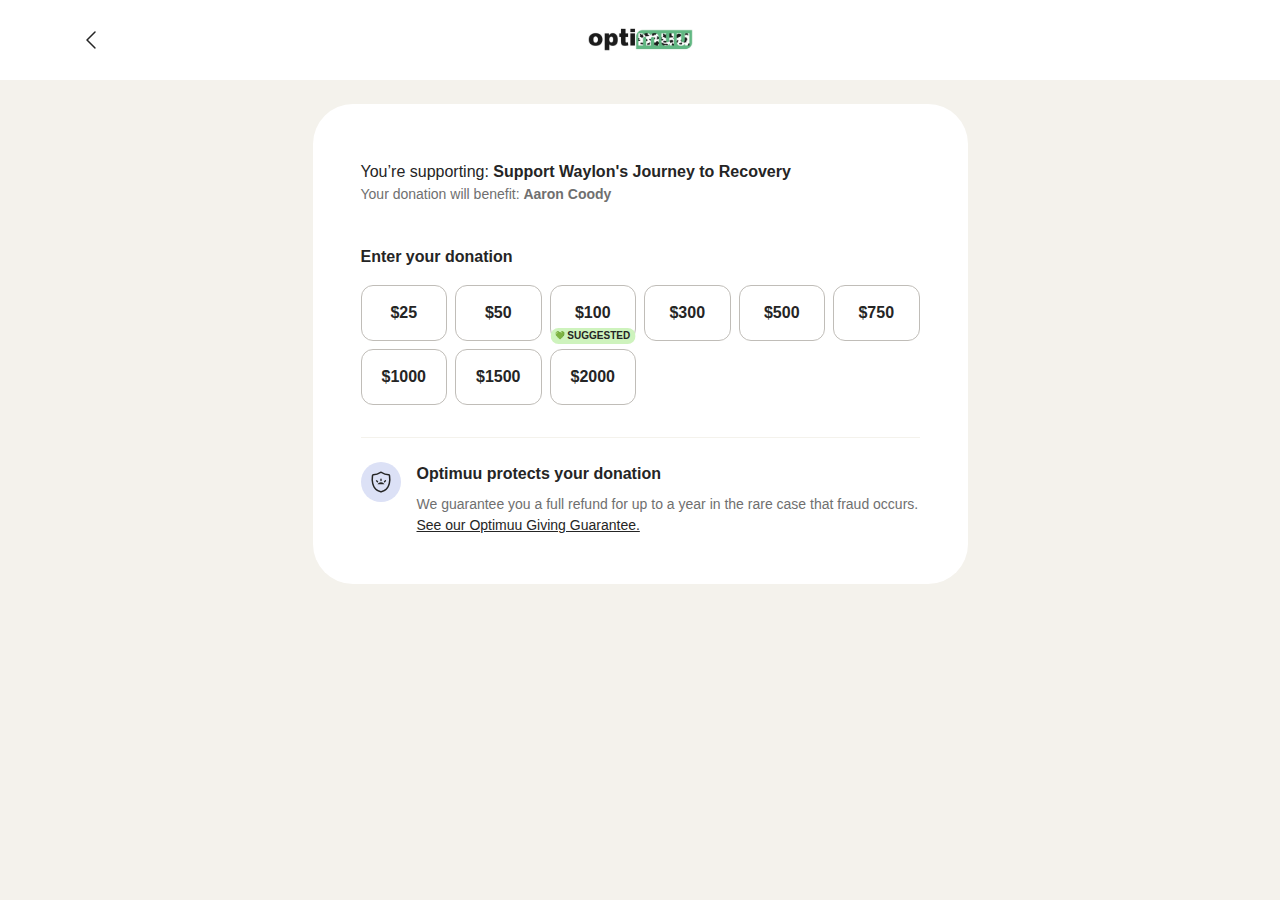
<file: checkoutpage.html>
<!DOCTYPE html><html lang="en_US" style=""><head>
<link rel="icon" data-savepage-href="https://www.gofundme.com/nextassets/shared/favicon.ico" href="[data-uri]"><script data-savepage-type="" type="text/plain" data-savepage-src="https://www.paypal.com/sdk/js?components=buttons&currency=EUR&intent=capture&vault=true&client-id=AZV3NT67skF0OqbplW00Ux-H_DbVxFD5vHG5xety512vx1IEy4nY_ofWtE5v-v67lUMF6Tuzmhp-QSMS" data-uid-auto="uid_nuaikekgufbvfdfiscicadnssisvro"></script><meta charset="utf-8"><meta name="viewport" content="width=device-width, initial-scale=1.0, minimum-scale=1.0"><title>Optimuu Checkout</title><meta name="description" content="Optimuu Checkout"><link rel="canonical" data-savepage-href="https://www.gofundme.com/f/aiutiamo-a-ricostruire-il-canile-di-sasso-marconi-bo" href=""><meta name="next-head-count" content="5"><meta http-equiv="x-ua-compatible" content="ie=edge"><link rel="icon" data-savepage-href="/nextassets/shared/favicon.ico" href="[data-uri]" sizes="any"><link rel="icon" data-savepage-href="/nextassets/shared/favicon.svg" href="[data-uri]" type="image/svg+xml"><link rel="apple-touch-icon" data-savepage-href="/nextassets/shared/apple-touch-icon.png" href=""><link rel="manifest" data-savepage-href="/nextassets/shared/site.webmanifest" href=""><meta name="globalsign-domain-verification" content="jpcnVg6kuHYyEz5op6ZzxI2E53gePoVqca7RgL0aNq"><meta name="google-site-verification" content="GIdvoXEWAacQdvns1qHKxS_am1-4tQdidcoJUFj2aOY"><script data-savepage-type="" type="text/plain" data-savepage-src="https://connect.facebook.net/signals/config/819737484732040?v=2.9.174&r=stable&domain=www.gofundme.com&hme=ead923021ccd3483ef3b9b04703d0a78b943fbdc01e8d7cec21c5059f1f4a5e9&ex_m=70%2C121%2C107%2C111%2C61%2C4%2C100%2C69%2C16%2C97%2C89%2C51%2C54%2C172%2C175%2C187%2C183%2C184%2C186%2C29%2C101%2C53%2C77%2C185%2C167%2C170%2C180%2C181%2C188%2C131%2C41%2C189%2C190%2C34%2C143%2C15%2C50%2C194%2C193%2C133%2C18%2C40%2C1%2C43%2C65%2C66%2C67%2C71%2C93%2C17%2C14%2C96%2C92%2C91%2C108%2C52%2C110%2C39%2C109%2C30%2C94%2C26%2C168%2C171%2C140%2C86%2C56%2C84%2C33%2C73%2C0%2C95%2C32%2C28%2C82%2C83%2C88%2C47%2C46%2C87%2C37%2C11%2C12%2C13%2C6%2C7%2C25%2C22%2C23%2C57%2C62%2C64%2C75%2C102%2C27%2C76%2C9%2C8%2C80%2C48%2C21%2C104%2C103%2C105%2C98%2C10%2C20%2C3%2C38%2C74%2C19%2C5%2C90%2C81%2C44%2C35%2C85%2C2%2C36%2C63%2C42%2C106%2C45%2C79%2C68%2C112%2C60%2C59%2C31%2C99%2C58%2C55%2C49%2C78%2C72%2C24%2C113" async=""></script><script data-savepage-type="text/javascript" type="text/plain" async="" data-savepage-src="https://connect.facebook.net/en_US/fbevents.js"></script><script data-savepage-type="text/javascript" type="text/plain" async="" data-savepage-src="https://www.googletagmanager.com/gtag/destination?id=AW-955875456&l=dataLayer&cx=c"></script><script data-savepage-type="text/javascript" type="text/plain" async="" data-savepage-src="https://www.googletagmanager.com/gtag/js?id=AW-955875456&l=dataLayer&cx=c"></script><script data-savepage-type="text/javascript" type="text/plain" async="" data-savepage-src="https://acdn.adnxs.com/dmp/up/pixie.js"></script><script data-savepage-type="text/javascript" type="text/plain" async="" data-savepage-src="https://www.googletagmanager.com/gtag/js?id=G-WF86BFEZ5L&l=dataLayer&cx=c"></script><script data-savepage-type="text/javascript" type="text/plain" async="" charset="utf-8" data-savepage-src="https://www.gstatic.com/recaptcha/releases/lqsTZ5beIbCkK4uGEGv9JmUR/recaptcha__pt_pt.js" crossorigin="anonymous" integrity="sha384-iQRYS3KUQrZcr2+hZarZFT0A9rPaW6MZw98Mztuq+LFnrqXRLURPD+nYvIUMlFbZ"></script><script data-savepage-type="" type="text/plain" data-savepage-src="https://connect.facebook.net/en_US/sdk.js?hash=1157ab4edc18664e1767787a9755d55f" async="" crossorigin="anonymous"></script><script data-savepage-type="" type="text/plain" id="facebook-jssdk" data-savepage-src="https://connect.facebook.net/en_US/sdk.js"></script><script data-savepage-type="" type="text/plain"></script><link as="font" crossorigin="anonymous" data-savepage-href="https://cdn.gofundme.com/fonts/CircularXXWeb-Bold.woff2" href="" rel="preload" type="font/woff2"><link as="font" crossorigin="anonymous" data-savepage-href="https://cdn.gofundme.com/fonts/CircularXXWeb-Medium.woff2" href="" rel="preload" type="font/woff2"><link as="font" crossorigin="anonymous" data-savepage-href="https://cdn.gofundme.com/fonts/CircularXXWeb-Regular.woff2" href="" rel="preload" type="font/woff2"><style>
/*
* Legal Disclaimer for Web licence
*
* Licence to use webfonts for displaying dynamic text on designated website domains.
*
* Should the license page views limit be exceeded the license holder will be required to contact Lineto.com for an upgrade.
*
* It is strictly prohibited to rename the font and to download or use these fonts in any other media.
*
* These Web fonts are licensed exclusively for the use on the following domain(s) and their subdomains:
*
* For use on:
* gofundme.com, up to 100m monthly page views
*
*/

@font-face {
    /*savepage-font-display=fallback*/
    font-family: "CircularXXWeb";
    font-style: normal;
    font-weight: 700 900;
    src: /*savepage-url=https://cdn.gofundme.com/fonts/CircularXXWeb-Bold.woff2*/ url() format("woff2");
}

@font-face {
    /*savepage-font-display=fallback*/
    font-family: "CircularXXWeb";
    font-style: normal;
    font-weight: 500 600;
    src: /*savepage-url=https://cdn.gofundme.com/fonts/CircularXXWeb-Medium.woff2*/ url() format("woff2");
}

@font-face {
    /*savepage-font-display=fallback*/
    font-family: "CircularXXWeb";
    font-style: normal;
    font-weight: 100 400;
    src: /*savepage-url=https://cdn.gofundme.com/fonts/CircularXXWeb-Regular.woff2*/ url() format("woff2");
}

</style><script data-savepage-type="text/javascript" type="text/plain"></script><link rel="preload" data-savepage-href="https://www.gofundme.com/ssr/_next/static/css/634c1eceee115eaf.css" href="" as="style"><style data-savepage-href="https://www.gofundme.com/ssr/_next/static/css/634c1eceee115eaf.css">:root{--hrt-link-color:currentcolor}*,:after,:before{border-width:0;box-sizing:inherit}html{box-sizing:border-box;color:#252525;font-family:CircularXXWeb,Trebuchet,Helvetica,Arial,sans-serif;font-feature-settings:"liga","ss08";line-height:1.5;tab-size:4;-webkit-text-size-adjust:100%}body{background-color:#fff;color:inherit;line-height:inherit;margin:0;overflow-x:hidden}hr{border-top-style:solid;border-top-width:1px;color:#c0bdb8;height:0}abbr:where([title]){-webkit-text-decoration:underline dotted;text-decoration:underline dotted}h1,h2,h3,h4,h5,h6{font-size:inherit;font-weight:inherit}a{cursor:pointer;text-decoration:underline}a,a:hover{color:var(--hrt-link-color)}a:hover{text-decoration:none}b,strong{font-weight:700}code,kbd,samp{font-family:ui-monospace,Menlo,Monaco,Cascadia Mono,Segoe UI Mono,Roboto Mono,Oxygen Mono,"Ubuntu Monospace",Source Code Pro,Fira Mono,Droid Sans Mono,Courier New,monospace;font-feature-settings:normal}code:not(pre code),kbd,samp{color:#6f6f6f;display:inline-block;font-size:.875em}pre{font-family:ui-monospace,Menlo,Monaco,Cascadia Mono,Segoe UI Mono,Roboto Mono,Oxygen Mono,"Ubuntu Monospace",Source Code Pro,Fira Mono,Droid Sans Mono,Courier New,monospace;font-feature-settings:normal;background-color:#fbfaf8;font-size:.875rem;overflow:auto}small{font-size:80%}sub,sup{font-size:inherit;vertical-align:initial}sub{font-feature-settings:"subs"}sup{font-feature-settings:"sups"}table{border-collapse:collapse;border-color:inherit;text-indent:0}button,input,optgroup,select,textarea{color:inherit;font-family:inherit;font-feature-settings:inherit;font-size:100%;font-weight:inherit;line-height:inherit;margin:0;padding:0}button,select{text-transform:none}[type=button],[type=reset],[type=submit],button{-webkit-appearance:button}:-moz-focusring{outline:auto}:-moz-ui-invalid{box-shadow:none}progress{vertical-align:initial}::-webkit-inner-spin-button,::-webkit-outer-spin-button{height:auto}[type=search]{-webkit-appearance:textfield;outline-offset:-2px}::-webkit-search-decoration{-webkit-appearance:none}::-webkit-file-upload-button{-webkit-appearance:button;font:inherit}summary{display:list-item}blockquote,dd,dl,figure,h1,h2,h3,h4,h5,h6,hr,p,pre{margin:0}fieldset{margin:0}fieldset,legend{padding:0}menu,nav ul{list-style:none;margin:0;padding:0}textarea{border-radius:0;height:auto;resize:vertical}input::placeholder,textarea::placeholder{color:#949392;opacity:1}[role=button],button{cursor:pointer}:disabled{cursor:default}img,video{height:auto;max-width:100%}img{display:block;vertical-align:middle}[hidden]{display:none}h1,h2,h3,h4,h5,h6,p{margin-bottom:1rem;margin-top:0;text-wrap:pretty}iframe{max-width:100%}.hrt-text-neutral-500{--hrt-link-color:#252525}input{min-width:0}dd{margin-bottom:.5rem;margin-left:0;text-align:right}dt{float:left}select{width:100%}.hrt-text-white{color:#fff!important}.hrt-bg-white{background-color:#fff!important}.hrt-text-neutral-50{color:#fbfaf8!important}.hrt-bg-neutral-50{background-color:#fbfaf8!important}.hrt-text-neutral-100{color:#f4f2ec!important}.hrt-bg-neutral-100{background-color:#f4f2ec!important}.hrt-text-neutral-200{color:#e5e1d7!important}.hrt-bg-neutral-200{background-color:#e5e1d7!important}.hrt-text-neutral-300{color:#c0bdb8!important}.hrt-bg-neutral-300{background-color:#c0bdb8!important}.hrt-text-neutral-400{color:#949392!important}.hrt-bg-neutral-400{background-color:#949392!important}.hrt-text-neutral-500{color:#6f6f6f!important}.hrt-bg-neutral-500{background-color:#6f6f6f!important}.hrt-text-neutral-600{color:#505050!important}.hrt-bg-neutral-600{background-color:#505050!important}.hrt-text-neutral-700{color:#3e3e3e!important}.hrt-bg-neutral-700{background-color:#3e3e3e!important}.hrt-text-neutral-800{color:#252525!important}.hrt-bg-neutral-800{background-color:#252525!important}.hrt-text-green-100{color:#ebfbe2!important}.hrt-bg-green-100{background-color:#ebfbe2!important}.hrt-text-green-200{color:#cef3bd!important}.hrt-bg-green-200{background-color:#cef3bd!important}.hrt-text-green-400{color:#02a95c!important}.hrt-bg-green-400{background-color:#02a95c!important}.hrt-text-green-500{color:#008044!important}.hrt-bg-green-500{background-color:#008044!important}.hrt-text-green-600{color:#015d32!important}.hrt-bg-green-600{background-color:#015d32!important}.hrt-text-green-700{color:#014828!important}.hrt-bg-green-700{background-color:#014828!important}.hrt-text-green-800{color:#122a1f!important}.hrt-bg-green-800{background-color:#122a1f!important}.hrt-text-yellow-100{color:#f9f4cb!important}.hrt-bg-yellow-100{background-color:#f9f4cb!important}.hrt-text-yellow-200{color:#f4ea9b!important}.hrt-bg-yellow-200{background-color:#f4ea9b!important}.hrt-text-yellow-400{color:#bc8a2a!important}.hrt-bg-yellow-400{background-color:#bc8a2a!important}.hrt-text-yellow-500{color:#90681d!important}.hrt-bg-yellow-500{background-color:#90681d!important}.hrt-text-yellow-600{color:#684b12!important}.hrt-bg-yellow-600{background-color:#684b12!important}.hrt-text-yellow-700{color:#52390c!important}.hrt-bg-yellow-700{background-color:#52390c!important}.hrt-text-yellow-800{color:#352201!important}.hrt-bg-yellow-800{background-color:#352201!important}.hrt-text-indigo-100{color:#f0f2fb!important}.hrt-bg-indigo-100{background-color:#f0f2fb!important}.hrt-text-indigo-200{color:#dce1f6!important}.hrt-bg-indigo-200{background-color:#dce1f6!important}.hrt-text-indigo-400{color:#7d8fdd!important}.hrt-bg-indigo-400{background-color:#7d8fdd!important}.hrt-text-indigo-500{color:#425ccd!important}.hrt-bg-indigo-500{background-color:#425ccd!important}.hrt-text-indigo-600{color:#3848a2!important}.hrt-bg-indigo-600{background-color:#3848a2!important}.hrt-text-indigo-700{color:#2c387d!important}.hrt-bg-indigo-700{background-color:#2c387d!important}.hrt-text-indigo-800{color:#1b224c!important}.hrt-bg-indigo-800{background-color:#1b224c!important}.hrt-text-red-100{color:#ffeee9!important}.hrt-bg-red-100{background-color:#ffeee9!important}.hrt-text-red-200{color:#ffd9ce!important}.hrt-bg-red-200{background-color:#ffd9ce!important}.hrt-text-red-400{color:#ff5c2d!important}.hrt-bg-red-400{background-color:#ff5c2d!important}.hrt-text-red-500{color:#d32f00!important}.hrt-bg-red-500{background-color:#d32f00!important}.hrt-text-red-600{color:#9a2200!important}.hrt-bg-red-600{background-color:#9a2200!important}.hrt-text-red-700{color:#781b00!important}.hrt-bg-red-700{background-color:#781b00!important}.hrt-text-red-800{color:#4a1202!important}.hrt-bg-red-800{background-color:#4a1202!important}.hrt-text-purple-100{color:#f7effb!important}.hrt-bg-purple-100{background-color:#f7effb!important}.hrt-text-purple-200{color:#f1d8fe!important}.hrt-bg-purple-200{background-color:#f1d8fe!important}.hrt-text-purple-400{color:#c868fa!important}.hrt-bg-purple-400{background-color:#c868fa!important}.hrt-text-purple-500{color:#a81df6!important}.hrt-bg-purple-500{background-color:#a81df6!important}.hrt-text-purple-600{color:#7b00c0!important}.hrt-bg-purple-600{background-color:#7b00c0!important}.hrt-text-purple-700{color:#610a92!important}.hrt-bg-purple-700{background-color:#610a92!important}.hrt-text-purple-800{color:#38164a!important}.hrt-bg-purple-800{background-color:#38164a!important}.hrt-text-overlay{color:#000000b3!important}.hrt-bg-overlay{background-color:#000000b3!important}.hrt-text-brand-facebook{color:#39579a!important}.hrt-bg-brand-facebook{background-color:#39579a!important}.hrt-text-brand-facebook-dark{color:#314e90!important}.hrt-bg-brand-facebook-dark{background-color:#314e90!important}.hrt-text-brand-twitter{color:#69ace0!important}.hrt-bg-brand-twitter{background-color:#69ace0!important}.hrt-shadow-soft{box-shadow:0 1px 2px #0003!important}.hrt-shadow-medium{box-shadow:0 2px 6px #0000001a!important}.hrt-shadow-strong{box-shadow:0 6px 14px #0000001a!important}.hrt-z-0{z-index:0!important}.hrt-z-1{z-index:100!important}.hrt-z-2{z-index:200!important}.hrt-z-3{z-index:300!important}.hrt-z-4{z-index:400!important}.hrt-z-5{z-index:500!important}.hrt-z-6{z-index:600!important}.hrt-z-7{z-index:700!important}.hrt-z-8{z-index:800!important}.hrt-z-9{z-index:900!important}.hrt-z-10{z-index:1000!important}.hrt-z-11{z-index:1100!important}.hrt-z-12{z-index:1200!important}.hrt-rounded-0{border-radius:0!important}.hrt-rounded-1{border-radius:.25rem!important}.hrt-rounded-2{border-radius:.5rem!important}.hrt-rounded-3{border-radius:.75rem!important}.hrt-rounded-4{border-radius:1rem!important}.hrt-rounded-5{border-radius:1.25rem!important}.hrt-rounded-full{border-radius:624.9375rem!important}.hrt-pt-0{padding-top:0!important}.hrt-pr-0{padding-right:0!important}.hrt-pb-0{padding-bottom:0!important}.hrt-pl-0,.hrt-px-0{padding-left:0!important}.hrt-px-0{padding-right:0!important}.hrt-py-0{padding-bottom:0!important;padding-top:0!important}.hrt-p-0{padding:0!important}.hrt-mt-0{margin-top:0!important}.hrt-mr-0{margin-right:0!important}.hrt-mb-0{margin-bottom:0!important}.hrt-ml-0,.hrt-mx-0{margin-left:0!important}.hrt-mx-0{margin-right:0!important}.hrt-my-0{margin-bottom:0!important;margin-top:0!important}.hrt-m-0{margin:0!important}.hrt-pt-1{padding-top:.5rem!important}.hrt-pr-1{padding-right:.5rem!important}.hrt-pb-1{padding-bottom:.5rem!important}.hrt-pl-1,.hrt-px-1{padding-left:.5rem!important}.hrt-px-1{padding-right:.5rem!important}.hrt-py-1{padding-bottom:.5rem!important;padding-top:.5rem!important}.hrt-p-1{padding:.5rem!important}.hrt-mt-1{margin-top:.5rem!important}.hrt-mr-1{margin-right:.5rem!important}.hrt-mb-1{margin-bottom:.5rem!important}.hrt-ml-1,.hrt-mx-1{margin-left:.5rem!important}.hrt-mx-1{margin-right:.5rem!important}.hrt-my-1{margin-bottom:.5rem!important;margin-top:.5rem!important}.hrt-m-1{margin:.5rem!important}.hrt-pt-2{padding-top:1rem!important}.hrt-pr-2{padding-right:1rem!important}.hrt-pb-2{padding-bottom:1rem!important}.hrt-pl-2,.hrt-px-2{padding-left:1rem!important}.hrt-px-2{padding-right:1rem!important}.hrt-py-2{padding-bottom:1rem!important;padding-top:1rem!important}.hrt-p-2{padding:1rem!important}.hrt-mt-2{margin-top:1rem!important}.hrt-mr-2{margin-right:1rem!important}.hrt-mb-2{margin-bottom:1rem!important}.hrt-ml-2,.hrt-mx-2{margin-left:1rem!important}.hrt-mx-2{margin-right:1rem!important}.hrt-my-2{margin-bottom:1rem!important;margin-top:1rem!important}.hrt-m-2{margin:1rem!important}.hrt-pt-3{padding-top:1.5rem!important}.hrt-pr-3{padding-right:1.5rem!important}.hrt-pb-3{padding-bottom:1.5rem!important}.hrt-pl-3,.hrt-px-3{padding-left:1.5rem!important}.hrt-px-3{padding-right:1.5rem!important}.hrt-py-3{padding-bottom:1.5rem!important;padding-top:1.5rem!important}.hrt-p-3{padding:1.5rem!important}.hrt-mt-3{margin-top:1.5rem!important}.hrt-mr-3{margin-right:1.5rem!important}.hrt-mb-3{margin-bottom:1.5rem!important}.hrt-ml-3,.hrt-mx-3{margin-left:1.5rem!important}.hrt-mx-3{margin-right:1.5rem!important}.hrt-my-3{margin-bottom:1.5rem!important;margin-top:1.5rem!important}.hrt-m-3{margin:1.5rem!important}.hrt-pt-4{padding-top:2rem!important}.hrt-pr-4{padding-right:2rem!important}.hrt-pb-4{padding-bottom:2rem!important}.hrt-pl-4,.hrt-px-4{padding-left:2rem!important}.hrt-px-4{padding-right:2rem!important}.hrt-py-4{padding-bottom:2rem!important;padding-top:2rem!important}.hrt-p-4{padding:2rem!important}.hrt-mt-4{margin-top:2rem!important}.hrt-mr-4{margin-right:2rem!important}.hrt-mb-4{margin-bottom:2rem!important}.hrt-ml-4,.hrt-mx-4{margin-left:2rem!important}.hrt-mx-4{margin-right:2rem!important}.hrt-my-4{margin-bottom:2rem!important;margin-top:2rem!important}.hrt-m-4{margin:2rem!important}.hrt-pt-5{padding-top:2.5rem!important}.hrt-pr-5{padding-right:2.5rem!important}.hrt-pb-5{padding-bottom:2.5rem!important}.hrt-pl-5,.hrt-px-5{padding-left:2.5rem!important}.hrt-px-5{padding-right:2.5rem!important}.hrt-py-5{padding-bottom:2.5rem!important;padding-top:2.5rem!important}.hrt-p-5{padding:2.5rem!important}.hrt-mt-5{margin-top:2.5rem!important}.hrt-mr-5{margin-right:2.5rem!important}.hrt-mb-5{margin-bottom:2.5rem!important}.hrt-ml-5,.hrt-mx-5{margin-left:2.5rem!important}.hrt-mx-5{margin-right:2.5rem!important}.hrt-my-5{margin-bottom:2.5rem!important;margin-top:2.5rem!important}.hrt-m-5{margin:2.5rem!important}.hrt-pt-6{padding-top:3rem!important}.hrt-pr-6{padding-right:3rem!important}.hrt-pb-6{padding-bottom:3rem!important}.hrt-pl-6,.hrt-px-6{padding-left:3rem!important}.hrt-px-6{padding-right:3rem!important}.hrt-py-6{padding-bottom:3rem!important;padding-top:3rem!important}.hrt-p-6{padding:3rem!important}.hrt-mt-6{margin-top:3rem!important}.hrt-mr-6{margin-right:3rem!important}.hrt-mb-6{margin-bottom:3rem!important}.hrt-ml-6,.hrt-mx-6{margin-left:3rem!important}.hrt-mx-6{margin-right:3rem!important}.hrt-my-6{margin-bottom:3rem!important;margin-top:3rem!important}.hrt-m-6{margin:3rem!important}.hrt-pt-7{padding-top:3.5rem!important}.hrt-pr-7{padding-right:3.5rem!important}.hrt-pb-7{padding-bottom:3.5rem!important}.hrt-pl-7,.hrt-px-7{padding-left:3.5rem!important}.hrt-px-7{padding-right:3.5rem!important}.hrt-py-7{padding-bottom:3.5rem!important;padding-top:3.5rem!important}.hrt-p-7{padding:3.5rem!important}.hrt-mt-7{margin-top:3.5rem!important}.hrt-mr-7{margin-right:3.5rem!important}.hrt-mb-7{margin-bottom:3.5rem!important}.hrt-ml-7,.hrt-mx-7{margin-left:3.5rem!important}.hrt-mx-7{margin-right:3.5rem!important}.hrt-my-7{margin-bottom:3.5rem!important;margin-top:3.5rem!important}.hrt-m-7{margin:3.5rem!important}.hrt-pt-8{padding-top:4rem!important}.hrt-pr-8{padding-right:4rem!important}.hrt-pb-8{padding-bottom:4rem!important}.hrt-pl-8,.hrt-px-8{padding-left:4rem!important}.hrt-px-8{padding-right:4rem!important}.hrt-py-8{padding-bottom:4rem!important;padding-top:4rem!important}.hrt-p-8{padding:4rem!important}.hrt-mt-8{margin-top:4rem!important}.hrt-mr-8{margin-right:4rem!important}.hrt-mb-8{margin-bottom:4rem!important}.hrt-ml-8,.hrt-mx-8{margin-left:4rem!important}.hrt-mx-8{margin-right:4rem!important}.hrt-my-8{margin-bottom:4rem!important;margin-top:4rem!important}.hrt-m-8{margin:4rem!important}.hrt-pt-9{padding-top:4.5rem!important}.hrt-pr-9{padding-right:4.5rem!important}.hrt-pb-9{padding-bottom:4.5rem!important}.hrt-pl-9,.hrt-px-9{padding-left:4.5rem!important}.hrt-px-9{padding-right:4.5rem!important}.hrt-py-9{padding-bottom:4.5rem!important;padding-top:4.5rem!important}.hrt-p-9{padding:4.5rem!important}.hrt-mt-9{margin-top:4.5rem!important}.hrt-mr-9{margin-right:4.5rem!important}.hrt-mb-9{margin-bottom:4.5rem!important}.hrt-ml-9,.hrt-mx-9{margin-left:4.5rem!important}.hrt-mx-9{margin-right:4.5rem!important}.hrt-my-9{margin-bottom:4.5rem!important;margin-top:4.5rem!important}.hrt-m-9{margin:4.5rem!important}.hrt-pt-10{padding-top:5rem!important}.hrt-pr-10{padding-right:5rem!important}.hrt-pb-10{padding-bottom:5rem!important}.hrt-pl-10,.hrt-px-10{padding-left:5rem!important}.hrt-px-10{padding-right:5rem!important}.hrt-py-10{padding-bottom:5rem!important;padding-top:5rem!important}.hrt-p-10{padding:5rem!important}.hrt-mt-10{margin-top:5rem!important}.hrt-mr-10{margin-right:5rem!important}.hrt-mb-10{margin-bottom:5rem!important}.hrt-ml-10,.hrt-mx-10{margin-left:5rem!important}.hrt-mx-10{margin-right:5rem!important}.hrt-my-10{margin-bottom:5rem!important;margin-top:5rem!important}.hrt-m-10{margin:5rem!important}.hrt-pt-11{padding-top:5.5rem!important}.hrt-pr-11{padding-right:5.5rem!important}.hrt-pb-11{padding-bottom:5.5rem!important}.hrt-pl-11,.hrt-px-11{padding-left:5.5rem!important}.hrt-px-11{padding-right:5.5rem!important}.hrt-py-11{padding-bottom:5.5rem!important;padding-top:5.5rem!important}.hrt-p-11{padding:5.5rem!important}.hrt-mt-11{margin-top:5.5rem!important}.hrt-mr-11{margin-right:5.5rem!important}.hrt-mb-11{margin-bottom:5.5rem!important}.hrt-ml-11,.hrt-mx-11{margin-left:5.5rem!important}.hrt-mx-11{margin-right:5.5rem!important}.hrt-my-11{margin-bottom:5.5rem!important;margin-top:5.5rem!important}.hrt-m-11{margin:5.5rem!important}.hrt-pt-12{padding-top:6rem!important}.hrt-pr-12{padding-right:6rem!important}.hrt-pb-12{padding-bottom:6rem!important}.hrt-pl-12,.hrt-px-12{padding-left:6rem!important}.hrt-px-12{padding-right:6rem!important}.hrt-py-12{padding-bottom:6rem!important;padding-top:6rem!important}.hrt-p-12{padding:6rem!important}.hrt-mt-12{margin-top:6rem!important}.hrt-mr-12{margin-right:6rem!important}.hrt-mb-12{margin-bottom:6rem!important}.hrt-ml-12,.hrt-mx-12{margin-left:6rem!important}.hrt-mx-12{margin-right:6rem!important}.hrt-my-12{margin-bottom:6rem!important;margin-top:6rem!important}.hrt-m-12{margin:6rem!important}.hrt-pt-15{padding-top:7.5rem!important}.hrt-pr-15{padding-right:7.5rem!important}.hrt-pb-15{padding-bottom:7.5rem!important}.hrt-pl-15,.hrt-px-15{padding-left:7.5rem!important}.hrt-px-15{padding-right:7.5rem!important}.hrt-py-15{padding-bottom:7.5rem!important;padding-top:7.5rem!important}.hrt-p-15{padding:7.5rem!important}.hrt-mt-15{margin-top:7.5rem!important}.hrt-mr-15{margin-right:7.5rem!important}.hrt-mb-15{margin-bottom:7.5rem!important}.hrt-ml-15,.hrt-mx-15{margin-left:7.5rem!important}.hrt-mx-15{margin-right:7.5rem!important}.hrt-my-15{margin-bottom:7.5rem!important;margin-top:7.5rem!important}.hrt-m-15{margin:7.5rem!important}.hrt-pt-30{padding-top:15rem!important}.hrt-pr-30{padding-right:15rem!important}.hrt-pb-30{padding-bottom:15rem!important}.hrt-pl-30,.hrt-px-30{padding-left:15rem!important}.hrt-px-30{padding-right:15rem!important}.hrt-py-30{padding-bottom:15rem!important;padding-top:15rem!important}.hrt-p-30{padding:15rem!important}.hrt-mt-30{margin-top:15rem!important}.hrt-mr-30{margin-right:15rem!important}.hrt-mb-30{margin-bottom:15rem!important}.hrt-ml-30,.hrt-mx-30{margin-left:15rem!important}.hrt-mx-30{margin-right:15rem!important}.hrt-my-30{margin-bottom:15rem!important;margin-top:15rem!important}.hrt-m-30{margin:15rem!important}.hrt-pt-half{padding-top:.25rem!important}.hrt-pr-half{padding-right:.25rem!important}.hrt-pb-half{padding-bottom:.25rem!important}.hrt-pl-half,.hrt-px-half{padding-left:.25rem!important}.hrt-px-half{padding-right:.25rem!important}.hrt-py-half{padding-bottom:.25rem!important;padding-top:.25rem!important}.hrt-p-half{padding:.25rem!important}.hrt-mt-half{margin-top:.25rem!important}.hrt-mr-half{margin-right:.25rem!important}.hrt-mb-half{margin-bottom:.25rem!important}.hrt-ml-half,.hrt-mx-half{margin-left:.25rem!important}.hrt-mx-half{margin-right:.25rem!important}.hrt-my-half{margin-bottom:.25rem!important;margin-top:.25rem!important}.hrt-m-half{margin:.25rem!important}.hrt-font-regular{font-weight:400!important}.hrt-font-medium{font-weight:600!important}.hrt-font-bold{font-weight:700!important}.hrt-tracking-tighter{letter-spacing:-.05em!important}.hrt-tracking-tight{letter-spacing:-.02em!important}.hrt-tracking-normal{letter-spacing:0!important}.hrt-leading-body{line-height:1.5!important}.hrt-leading-heading{line-height:1.2!important}.hrt-leading-tight{line-height:1.1!important}.hrt-leading-none{line-height:1!important}.hrt-bg-transparent{background-color:initial!important}.hrt-global-wrapper{margin:0 auto;max-width:48rem;padding-left:1rem;padding-right:1rem}@media(min-width:64em){.hrt-global-wrapper{max-width:60rem}}@media(min-width:72em){.hrt-global-wrapper{max-width:72rem}}.hrt-align-start{align-items:flex-start!important}.hrt-align-end{align-items:flex-end!important}.hrt-align-center{align-items:center!important}.hrt-align-stretch{align-items:stretch!important}.hrt-align-baseline{align-items:baseline!important}.hrt-align-self-start{align-self:flex-start!important}.hrt-align-self-end{align-self:flex-end!important}.hrt-align-self-center{align-self:center!important}.hrt-align-self-stretch{align-self:stretch!important}.hrt-flex-child-auto{flex:1 1 auto!important}.hrt-flex-child-grow{flex:1 0 auto!important}.hrt-flex-child-shrink{flex:0 1 auto!important}.hrt-flex-child-full{flex:0 0 100%!important}.hrt-flex-dir-row{flex-direction:row!important}.hrt-flex-dir-row-reverse{flex-direction:row-reverse!important}.hrt-flex-dir-column{flex-direction:column!important}.hrt-flex-dir-column-reverse{flex-direction:column-reverse!important}.hrt-flex-nowrap{flex-wrap:nowrap!important}.hrt-flex-wrap{flex-wrap:wrap!important}.hrt-flex-wrap-reverse{flex-wrap:wrap-reverse!important}.hrt-justify-start{justify-content:flex-start!important}.hrt-justify-end{justify-content:flex-end!important}.hrt-justify-center{justify-content:center!important}.hrt-justify-between{justify-content:space-between!important}.hrt-justify-around{justify-content:space-around!important}.hrt-justify-evenly{justify-content:space-evenly!important}.hrt-disp-block{display:block!important}.hrt-disp-flex{display:flex!important}.hrt-disp-grid{display:grid!important}.hrt-disp-inherit{display:inherit}.hrt-disp-inline{display:inline!important}.hrt-disp-inline-block{display:inline-block!important}.hrt-disp-inline-flex{display:inline-flex!important}.hrt-disp-none{display:none!important}.hrt-min-height-100vh{min-height:100vh!important}.hrt-height-100vh{height:100vh!important}.hrt-height-auto{height:auto!important}.hrt-position-relative{position:relative!important}.hrt-position-fixed{position:fixed!important}.hrt-position-absolute{position:absolute!important}.hrt-position-static{position:static!important}.hrt-max-width-full{max-width:100%!important}.hrt-max-width-screen-xs{max-width:23.4375rem!important}@media(max-width:47.999em){.hrt-max-width-screen-xs--mobile-only{max-width:23.4375rem!important}}.hrt-width-full{width:100%!important}@media(max-width:47.999em){.hrt-width-full--mobile-only{width:100%!important}}.hrt-width-auto{width:auto!important}.hrt-m-auto{margin:auto!important}.hrt-mx-auto{margin-left:auto!important;margin-right:auto!important}.hrt-my-auto{margin-bottom:auto!important}.hrt-mt-auto,.hrt-my-auto{margin-top:auto!important}.hrt-mr-auto{margin-right:auto!important}.hrt-mb-auto{margin-bottom:auto!important}.hrt-ml-auto{margin-left:auto!important}.hrt-text-display-lg{font-family:CircularXXWeb,Trebuchet,Helvetica,Arial,sans-serif;font-size:clamp(3rem,3rem + 2.125*(100vw - 23.4375rem)/66.5625,5.125rem);font-weight:400;letter-spacing:-.05em;line-height:1}.hrt-text-display-md{font-size:clamp(2rem,2rem + 1.5*(100vw - 23.4375rem)/66.5625,3.5rem)}.hrt-text-display-md,.hrt-text-display-sm{font-family:CircularXXWeb,Trebuchet,Helvetica,Arial,sans-serif;font-weight:600;letter-spacing:-.02em;line-height:1.2}.hrt-text-display-sm{font-size:clamp(1.75rem,1.75rem + .75*(100vw - 23.4375rem)/66.5625,2.5rem)}.hrt-text-heading-xl{font-family:CircularXXWeb,Trebuchet,Helvetica,Arial,sans-serif;font-size:clamp(1.75rem,1.75rem + .25*(100vw - 23.4375rem)/66.5625,2rem);font-weight:600;letter-spacing:-.02em;line-height:1.2}.hrt-text-heading-lg{font-size:clamp(1.5rem,1.5rem + .25*(100vw - 23.4375rem)/66.5625,1.75rem)}.hrt-text-heading-lg,.hrt-text-heading-md{font-family:CircularXXWeb,Trebuchet,Helvetica,Arial,sans-serif;font-weight:600;letter-spacing:0;line-height:1.2}.hrt-text-heading-md{font-size:clamp(1.25rem,1.25rem + .25*(100vw - 23.4375rem)/66.5625,1.5rem)}.hrt-text-heading-sm{font-size:clamp(1rem,1rem + .25*(100vw - 23.4375rem)/66.5625,1.25rem);font-weight:600}.hrt-text-heading-sm,.hrt-text-legend{font-family:CircularXXWeb,Trebuchet,Helvetica,Arial,sans-serif;letter-spacing:0;line-height:1.2}.hrt-text-legend{font-size:1.25rem;font-weight:400}.hrt-text-body-lg{font-size:clamp(1.25rem,1.25rem + .25*(100vw - 23.4375rem)/66.5625,1.5rem)}.hrt-text-body-lg,.hrt-text-body-md{font-family:CircularXXWeb,Trebuchet,Helvetica,Arial,sans-serif;font-weight:400;letter-spacing:0;line-height:1.5}.hrt-text-body-md{font-size:1rem}.hrt-text-body-sm{font-family:CircularXXWeb,Trebuchet,Helvetica,Arial,sans-serif;font-size:.875rem;font-weight:400;letter-spacing:0;line-height:1.5}.hrt-text-center{text-align:center!important}.hrt-text-left{text-align:left!important}.hrt-text-right{text-align:right!important}.hrt-list-unstyled{list-style-type:none;margin-bottom:0;margin-top:0;padding-left:0}.hrt-truncate-single-line{overflow:hidden!important;text-overflow:ellipsis!important;white-space:nowrap!important}.hrt-break-word{-webkit-hyphens:auto!important;hyphens:auto!important;white-space:normal!important;word-break:break-word!important;word-wrap:break-word!important}.hrt-underline{-webkit-text-decoration-line:underline!important;text-decoration-line:underline!important}.hrt-no-underline{-webkit-text-decoration-line:none!important;text-decoration-line:none!important}.hrt-text-uppercase{font-feature-settings:"ss08","case";text-transform:uppercase}.hrt-text-mono{font-family:ui-monospace,Menlo,Monaco,Cascadia Mono,Segoe UI Mono,Roboto Mono,Oxygen Mono,"Ubuntu Monospace",Source Code Pro,Fira Mono,Droid Sans Mono,Courier New,monospace;font-feature-settings:normal}.hrt-invisible{visibility:hidden}.hrt-show-on-focus,.hrt-sr-only{border:0;clip:rect(0,0,0,0);height:1px;overflow:hidden;padding:0;position:absolute!important;white-space:nowrap;width:1px}.hrt-show-on-focus:active,.hrt-show-on-focus:focus{clip:auto;height:auto;overflow:visible;position:static!important;white-space:normal;width:auto}.hrt-opacity-0{opacity:0!important}@media(min-width:23.4375em) and (max-width:35.999em){.hrt-hide-between-xs-sm{display:none!important}}@media(min-width:36em) and (max-width:47.999em){.hrt-hide-between-sm-md{display:none!important}}@media(min-width:48em) and (max-width:63.999em){.hrt-hide-between-md-lg{display:none!important}}@media(min-width:64em) and (max-width:71.999em){.hrt-hide-between-lg-xl{display:none!important}}@media(min-width:72em) and (max-width:89.999em){.hrt-hide-between-xl-xxl{display:none!important}}@media(min-width:90em) and (max-width:119.999em){.hrt-hide-between-xxl-xxxl{display:none!important}}@media(min-width:23.4375em) and (max-width:47.999em){.hrt-hide-between-xs-md{display:none!important}}@media(min-width:36em) and (max-width:63.999em){.hrt-hide-between-sm-lg{display:none!important}}@media(min-width:48em) and (max-width:71.999em){.hrt-hide-between-md-xl{display:none!important}}@media(min-width:64em) and (max-width:89.999em){.hrt-hide-between-lg-xxl{display:none!important}}@media(min-width:72em) and (max-width:119.999em){.hrt-hide-between-xl-xxxl{display:none!important}}@media(min-width:23.4375em) and (max-width:63.999em){.hrt-hide-between-xs-lg{display:none!important}}@media(min-width:36em) and (max-width:71.999em){.hrt-hide-between-sm-xl{display:none!important}}@media(min-width:48em) and (max-width:89.999em){.hrt-hide-between-md-xxl{display:none!important}}@media(min-width:64em) and (max-width:119.999em){.hrt-hide-between-lg-xxxl{display:none!important}}@media(min-width:23.4375em) and (max-width:71.999em){.hrt-hide-between-xs-xl{display:none!important}}@media(min-width:36em) and (max-width:89.999em){.hrt-hide-between-sm-xxl{display:none!important}}@media(min-width:48em) and (max-width:119.999em){.hrt-hide-between-md-xxxl{display:none!important}}@media(min-width:23.4375em) and (max-width:89.999em){.hrt-hide-between-xs-xxl{display:none!important}}@media(min-width:36em) and (max-width:119.999em){.hrt-hide-between-sm-xxxl{display:none!important}}@media(max-width:23.4365em){.hrt-hide-max-xs{display:none!important}}@media(max-width:35.999em){.hrt-hide-max-sm{display:none!important}}@media(max-width:47.999em){.hrt-hide-max-md{display:none!important}}@media(max-width:63.999em){.hrt-hide-max-lg{display:none!important}}@media(max-width:71.999em){.hrt-hide-max-xl{display:none!important}}@media(max-width:89.999em){.hrt-hide-max-xxl{display:none!important}}@media(max-width:119.999em){.hrt-hide-max-xxxl{display:none!important}}@media(min-width:23.4375em){.hrt-hide-min-xs{display:none!important}}@media(min-width:36em){.hrt-hide-min-sm{display:none!important}}@media(min-width:48em){.hrt-hide-min-md{display:none!important}}@media(min-width:64em){.hrt-hide-min-lg{display:none!important}}@media(min-width:72em){.hrt-hide-min-xl{display:none!important}}@media(min-width:90em){.hrt-hide-min-xxl{display:none!important}}@media(min-width:120em){.hrt-hide-min-xxxl{display:none!important}}@media print{.hrt-hide-print{display:none!important}}.hrt-container{margin:0 auto;max-width:48rem;padding-left:1rem;padding-right:1rem}@media(min-width:64em){.hrt-container{max-width:64rem}}@media(min-width:72em){.hrt-container{max-width:72rem}}.hrt-grid-columns{display:grid;grid-column-gap:1rem;grid-template-rows:auto}.hrt-grid-columns--2{grid-template-columns:repeat(2,minmax(0,1fr))}.hrt-grid-columns--3{grid-template-columns:repeat(3,minmax(0,1fr))}.hrt-grid-columns--4{grid-template-columns:repeat(4,minmax(0,1fr))}@media(max-width:63.999em){.hrt-grid-columns--2.hrt-grid-columns--desktop-only,.hrt-grid-columns--3.hrt-grid-columns--desktop-only,.hrt-grid-columns--4.hrt-grid-columns--desktop-only{grid-template-columns:repeat(1,minmax(0,1fr))}}.hrt-grid-columns--column-gap-1{column-gap:.5rem}.hrt-grid-columns--column-gap-2{column-gap:1rem}.hrt-grid-columns--column-gap-3{column-gap:1.5rem}.hrt-grid-columns--column-gap-4{column-gap:2rem}.hrt-grid-columns--column-gap-5{column-gap:2.5rem}.hrt-grid-columns--row-gap-1{row-gap:.5rem}.hrt-grid-columns--row-gap-2{row-gap:1rem}.hrt-grid-columns--row-gap-3{row-gap:1.5rem}.hrt-grid-columns--row-gap-4{row-gap:2rem}.hrt-grid-columns--row-gap-5{row-gap:2.5rem}.hrt-charity-avatar,.hrt-default-avatar,.hrt-donor-avatar{background-color:#f4f2ec;color:#252525}.hrt-image-avatar--small{height:1.5rem;width:1.5rem}.hrt-image-avatar--large{height:2.5rem;width:2.5rem}.hrt-team-avatar{background-color:#f9f4cb;color:#684b12}.hrt-avatar{align-items:center;border:1px solid #fff;border-radius:50%;display:flex;flex-shrink:0;justify-content:center}.hrt-avatar--small{height:1.5rem;width:1.5rem}.hrt-avatar--small .hrt-avatar-initial{font-size:.75rem}.hrt-avatar--large{height:2.5rem;width:2.5rem}.hrt-avatar-stack{display:flex;flex-direction:row-reverse;flex-shrink:0;position:relative;width:max-content}.hrt-avatar-stack-item:not(:last-child){margin-left:-10px}.hrt-base-button{align-items:center;appearance:none;background-color:#0000;cursor:pointer;display:inline-flex;transition-duration:.5s;transition-property:background-color,color,border-color,opacity,transform;transition-timing-function:cubic-bezier(.3,.01,0,1)}.hrt-base-button,.hrt-base-button:not(.hrt-base-button--disabled):hover{color:inherit;text-decoration:none}.hrt-base-button--disabled{pointer-events:none}.hrt-base-button--pending,.hrt-base-button--pending:hover{color:#0000!important}.hrt-base-button--pending:hover>:not(.a-loading-dots),.hrt-base-button--pending>:not(.a-loading-dots){opacity:0}.hrt-link--gray{--hrt-link-color:#6f6f6f}.hrt-link--unstyled,.hrt-link--unstyled:hover{color:inherit;text-decoration:none}.hrt-primary-button{align-items:center;appearance:none;border:1px solid #0000;border-radius:.75rem;cursor:pointer;display:inline-flex;font-size:1rem;font-weight:700;justify-content:center;line-height:1;padding-left:1.5rem;padding-right:1.5rem;text-align:center}.hrt-primary-button,.hrt-primary-button.sb-hover,.hrt-primary-button:hover{text-decoration:none}.hrt-primary-button--default{background-color:#252525;color:#fff}.hrt-primary-button--default:not(.hrt-primary-button--disabled).sb-hover,.hrt-primary-button--default:not(.hrt-primary-button--disabled):hover{background-color:#505050;color:#fff}.hrt-primary-button--light{background-color:#fff;color:#252525}.hrt-primary-button--light:not(.hrt-primary-button--disabled).sb-hover,.hrt-primary-button--light:not(.hrt-primary-button--disabled):hover{background-color:#ffffffe6;color:#252525}.hrt-primary-button--xlarge{min-height:3.5rem;padding-bottom:.5rem;padding-top:.5rem}.hrt-primary-button--large{min-height:3rem;padding-bottom:.5rem;padding-top:.5rem}.hrt-primary-button--medium{min-height:2.5rem;padding-bottom:.25rem;padding-top:.25rem}.hrt-primary-button--small{border-radius:624.9375rem;font-size:.875rem;min-height:2rem;padding:.25rem 1rem}.hrt-primary-button--xsmall{border-radius:624.9375rem;font-size:.875rem;min-height:1.5rem;padding:0 .5rem}.hrt-primary-button--full{display:flex;width:100%}@media(max-width:47.999em){.hrt-primary-button--full-for-mobile{display:flex;width:100%}}.hrt-primary-button--disabled,a.hrt-primary-button--disabled{background-color:#e5e1d7;color:#949392}.hrt-primary-button--disabled.hrt-primary-button--light,a.hrt-primary-button--disabled.hrt-primary-button--light{background-color:#fff6;color:#252525}.hrt-secondary-button{align-items:center;appearance:none;background-color:#0000;border:1px solid;border-radius:.75rem;cursor:pointer;display:inline-flex;font-size:1rem;font-weight:700;justify-content:center;line-height:1;padding-left:1.5rem;padding-right:1.5rem;text-align:center;text-decoration:none}.hrt-secondary-button--default{border-color:#c0bdb8;color:#252525}.hrt-secondary-button--default:not(.hrt-secondary-button--disabled).sb-hover,.hrt-secondary-button--default:not(.hrt-secondary-button--disabled):hover{background-color:#2525250d;border-color:#6f6f6f;color:#252525}.hrt-secondary-button--light{background-color:#0000001a;border-color:#fff;color:#fff}.hrt-secondary-button--light:not(.hrt-secondary-button--disabled).sb-hover,.hrt-secondary-button--light:not(.hrt-secondary-button--disabled):hover{background-color:#ffffff1a;color:#fff}.hrt-secondary-button--destructive{border-color:#9a2200;color:#9a2200}.hrt-secondary-button--destructive:not(.hrt-secondary-button--disabled).sb-hover,.hrt-secondary-button--destructive:not(.hrt-secondary-button--disabled):hover{background-color:#ffeee9;border-color:#9a2200;color:#9a2200}.hrt-secondary-button--xlarge{min-height:3.5rem;padding-bottom:.5rem;padding-top:.5rem}.hrt-secondary-button--large{min-height:3rem;padding-bottom:.5rem;padding-top:.5rem}.hrt-secondary-button--medium{min-height:2.5rem;padding-bottom:.25rem;padding-top:.25rem}.hrt-secondary-button--small{border-radius:624.9375rem;font-size:.875rem;min-height:2rem;padding:.25rem 1rem}.hrt-secondary-button--xsmall{border-radius:624.9375rem;font-size:.875rem;min-height:1.5rem;padding:0 .5rem}.hrt-secondary-button--full{display:flex;width:100%}@media(max-width:47.999em){.hrt-secondary-button--full-for-mobile{display:flex;width:100%}}.hrt-secondary-button--disabled{border-color:#e5e1d7;color:#c0bdb8}.hrt-secondary-button--disabled.hrt-secondary-button--light{border-color:#6f6f6f;color:#6f6f6f}.hrt-tertiary-button{border:1px solid #0000;border-radius:.625rem;color:#252525;justify-content:center;padding:.25rem .5rem;text-align:center}.hrt-tertiary-button:not(.hrt-tertiary-button--disabled).sb-hover,.hrt-tertiary-button:not(.hrt-tertiary-button--disabled):hover{background-color:#2525250d;color:#252525}.hrt-tertiary-button--disabled{color:#c0bdb8}.hrt-tertiary-button--full{display:flex;width:100%}@media(max-width:47.999em){.hrt-tertiary-button--full-for-mobile{display:flex;width:100%}}.hrt-text-button{align-items:center;appearance:none;background-color:#0000;color:var(--hrt-link-color);cursor:pointer;display:inline-flex;text-decoration:underline}.hrt-text-button:disabled{--hrt-link-color:#6f6f6f;pointer-events:none}.hrt-text-button:not(:disabled).sb-hover,.hrt-text-button:not(:disabled):hover{color:var(--hrt-link-color);text-decoration:none}.hrt-text-button--gray{--hrt-link-color:#6f6f6f}.hrt-text-button--pending,.hrt-text-button--pending:hover{color:#0000!important;justify-content:center;position:relative}.hrt-button-group{display:flex;gap:1rem}.hrt-button-group--orientation-side-by-side{flex-direction:row}.hrt-button-group--alignment-left{justify-content:start}.hrt-button-group--alignment-right{flex-direction:row-reverse;justify-content:end}.hrt-button-group--alignment-full{flex-direction:row-reverse}.hrt-button-group--alignment-full>*{flex:1 1}.hrt-button-group--orientation-stacked{align-items:stretch;flex-direction:column}@media(max-width:47.999em){.hrt-button-group--orientation-stacked-for-mobile{align-items:stretch;flex-direction:column}}.hrt-rule--horizontal{border-top:1px solid #c0bdb8;margin-bottom:1rem;margin-top:1rem}.hrt-rule--vertical{border-left:1px solid #c0bdb8;display:inline-block;margin-left:1rem;margin-right:1rem;min-height:1rem}@media(max-width:63.999em){.hrt-rule--pull{margin-left:-1rem;margin-right:-1rem}}.hrt-secondary-icon-button{background-color:#0000;border:1px solid #c0bdb8;border-radius:.75rem;color:#252525;justify-content:center}.hrt-secondary-icon-button:not(.hrt-base-button--disabled).sb-hover,.hrt-secondary-icon-button:not(.hrt-base-button--disabled):hover{background-color:#2525250d;color:#252525}.hrt-secondary-icon-button.hrt-base-button--disabled{border-color:#e5e1d7;color:#c0bdb8}.hrt-secondary-icon-button--light{background-color:#0000001a;border-color:#fff;color:#fff}.hrt-secondary-icon-button--light:not(.hrt-base-button--disabled).sb-hover,.hrt-secondary-icon-button--light:not(.hrt-base-button--disabled):hover{background-color:#ffffff1a;color:#fff}.hrt-secondary-icon-button--light.hrt-base-button--disabled{border-color:#6f6f6f;color:#6f6f6f}.hrt-secondary-icon-button--circle{border-radius:624.9375rem}.hrt-secondary-icon-button--large .hrt-icon,.hrt-secondary-icon-button--medium .hrt-icon{height:1.5rem;width:1.5rem}.hrt-secondary-icon-button--xlarge{height:3.5rem;width:3.5rem}.hrt-secondary-icon-button--large{height:3rem;width:3rem}.hrt-secondary-icon-button--medium{height:2.5rem;width:2.5rem}.hrt-secondary-icon-button--small{height:2rem;width:2rem}.hrt-secondary-icon-button--small:not(.hrt-secondary-icon-button--circle){border-radius:.625rem}.hrt-secondary-icon-button--small .hrt-icon{height:1rem;width:1rem}.hrt-tertiary-icon-button{border-radius:624.9375rem;justify-content:center}.hrt-tertiary-icon-button:not(.hrt-base-button--disabled).sb-hover,.hrt-tertiary-icon-button:not(.hrt-base-button--disabled):hover{background-color:#2525250d}.hrt-tertiary-icon-button.hrt-base-button--disabled{color:#c0bdb8}.hrt-tertiary-icon-button--light{color:#fff}.hrt-tertiary-icon-button--light:not(.hrt-base-button--disabled).sb-hover,.hrt-tertiary-icon-button--light:not(.hrt-base-button--disabled):hover{background-color:#ffffff1a;color:#fff}.hrt-tertiary-icon-button--light.hrt-base-button--disabled{color:#6f6f6f}.hrt-tertiary-icon-button--large .hrt-icon,.hrt-tertiary-icon-button--medium .hrt-icon{height:1.5rem;width:1.5rem}.hrt-tertiary-icon-button--large{height:3rem;width:3rem}.hrt-tertiary-icon-button--medium{height:2.5rem;width:2.5rem}.hrt-tertiary-icon-button--small{height:2rem;width:2rem}.hrt-tertiary-icon-button--small .hrt-icon{height:1rem;width:1rem}.hrt-icon{color:inherit;display:inline-block;flex-shrink:0;pointer-events:none;vertical-align:text-top}.hrt-icon--small{height:1rem;width:1rem}.hrt-icon--large{height:1.5rem;width:1.5rem}.hrt-icon--tab{height:1.75rem;width:1.75rem}.hrt-icon--xlarge{height:2.5rem;width:2.5rem}.hrt-icon--disabled{filter:grayscale(1);opacity:.6}.hrt-spot-icon{align-items:center;border-radius:624.9375rem;display:inline-flex;justify-content:center}.hrt-spot-icon--large{height:2.5rem;width:2.5rem}.hrt-spot-icon--large .hrt-icon{height:1.5rem;width:1.5rem}.hrt-spot-icon--small{height:2rem;width:2rem}.hrt-spot-icon--small .hrt-icon{height:1.25rem;width:1.25rem}.hrt-spot-icon--indigo{background-color:#dce1f6}.hrt-spot-icon--green{background-color:#cef3bd}.hrt-spot-icon--yellow{background-color:#f4ea9b}.hrt-spot-icon--neutral{background-color:#e5e1d7}.hrt-spot-icon--purple{background-color:#f1d8fe}.hrt-spot-icon--red{background-color:#ffd9ce}.hrt-base-tag{align-items:center;border:1px solid #0000;border-radius:624.9375rem;display:inline-flex;font-size:.875rem;font-weight:700;line-height:1;min-height:1.5rem;padding-left:.5rem;padding-right:.5rem}.hrt-base-tag--small{font-feature-settings:"ss08","case";text-transform:uppercase;font-size:.625rem;min-height:1rem;padding-left:.25rem;padding-right:.25rem}.hrt-tag--indigo{background-color:#dce1f6;color:#3848a2}.hrt-tag--green{background-color:#cef3bd;color:#015d32}.hrt-tag--neutral{background-color:#e5e1d7;color:#505050}.hrt-tag--yellow{background-color:#f4ea9b;color:#684b12}.hrt-tag--purple{background-color:#f1d8fe;color:#7b00c0}.hrt-tag--red{background-color:#ffd9ce;color:#9a2200}.hrt-tag--white{background-color:#fff;color:#505050}.hrt-tag-button{background-color:#fff;border:1px solid;border-radius:624.9375rem;display:inline-flex;font-size:.875rem;font-weight:700;line-height:1;min-height:1.5rem;padding-left:.5rem;padding-right:.5rem}.hrt-tag-button--indigo{border-color:#dce1f6;color:#3848a2}.hrt-tag-button--indigo:not(.hrt-base-button--disabled).sb-hover,.hrt-tag-button--indigo:not(.hrt-base-button--disabled):active,.hrt-tag-button--indigo:not(.hrt-base-button--disabled):focus,.hrt-tag-button--indigo:not(.hrt-base-button--disabled):hover{background-color:#dce1f6;color:#3848a2}.hrt-tag-button--green{border-color:#cef3bd;color:#015d32}.hrt-tag-button--green:not(.hrt-base-button--disabled).sb-hover,.hrt-tag-button--green:not(.hrt-base-button--disabled):active,.hrt-tag-button--green:not(.hrt-base-button--disabled):focus,.hrt-tag-button--green:not(.hrt-base-button--disabled):hover{background-color:#cef3bd;color:#015d32}.hrt-tag-button--neutral{border-color:#e5e1d7;color:#252525}.hrt-tag-button--neutral:not(.hrt-base-button--disabled).sb-hover,.hrt-tag-button--neutral:not(.hrt-base-button--disabled):active,.hrt-tag-button--neutral:not(.hrt-base-button--disabled):focus,.hrt-tag-button--neutral:not(.hrt-base-button--disabled):hover{background-color:#e5e1d7;color:#252525}.hrt-tag-button--yellow{border-color:#f4ea9b;color:#684b12}.hrt-tag-button--yellow:not(.hrt-base-button--disabled).sb-hover,.hrt-tag-button--yellow:not(.hrt-base-button--disabled):active,.hrt-tag-button--yellow:not(.hrt-base-button--disabled):focus,.hrt-tag-button--yellow:not(.hrt-base-button--disabled):hover{background-color:#f4ea9b;color:#684b12}.hrt-tag-button--purple{border-color:#f1d8fe;color:#7b00c0}.hrt-tag-button--purple:not(.hrt-base-button--disabled).sb-hover,.hrt-tag-button--purple:not(.hrt-base-button--disabled):active,.hrt-tag-button--purple:not(.hrt-base-button--disabled):focus,.hrt-tag-button--purple:not(.hrt-base-button--disabled):hover{background-color:#f1d8fe;color:#7b00c0}.hrt-tag-button--red{border-color:#ffd9ce;color:#9a2200}.hrt-tag-button--red:not(.hrt-base-button--disabled).sb-hover,.hrt-tag-button--red:not(.hrt-base-button--disabled):active,.hrt-tag-button--red:not(.hrt-base-button--disabled):focus,.hrt-tag-button--red:not(.hrt-base-button--disabled):hover{background-color:#ffd9ce;color:#9a2200}.hrt-media-tag{-webkit-backdrop-filter:saturate(200%) blur(10px);backdrop-filter:saturate(200%) blur(10px);background-color:#0000008c;color:#fff}.hrt-alert-inner{border:1px solid;border-radius:.75rem;display:grid;font-size:.875rem;grid-gap:1rem;gap:1rem;grid-template-columns:1fr auto;padding:1rem;width:100%}.hrt-alert-inner .hrt-secondary-button--default{border-color:#6f6f6f}.hrt-alert-inner .hrt-button-group{gap:.5rem}.hrt-alert-container{display:grid;grid-template-columns:1fr auto;width:100%}.hrt-alert-content{align-items:flex-start;display:flex;gap:1rem;padding:.5rem .5rem .5rem 0}.hrt-alert-inner--no-close{gap:0}.hrt-alert-inner--no-close .hrt-alert-content{padding-right:.5rem}.hrt-alert .hrt-link,.hrt-alert .hrt-link:hover{color:inherit}.hrt-alert--negative{background-color:#ffeee9;border-color:#ffd9ce}.hrt-alert--informative{background-color:#f0f2fb;border-color:#dce1f6}.hrt-alert--positive{background-color:#ebfbe2;border-color:#cef3bd}@media(max-width:47.999em){.hrt-alert-inner{gap:0}.hrt-alert-inner .hrt-alert-container{padding:0}}.hrt-banner{display:flex;flex-direction:column-reverse;overflow:hidden}.hrt-banner-transition{transition:height .4s ease-in-out}.hrt-alert-wrapper{position:relative;z-index:10}.hrt-alert-message{align-self:center}.hrt-alert--overlay{position:absolute;width:100%}.hrt-alert--overlay .hrt-alert-inner{border-left-color:#0000;border-radius:0;border-right-color:#0000}.hrt-alert--overlay .hrt-alert-content{padding:0 0 0 .5rem}.hrt-auto-dismiss-alert-wrapper{position:relative;z-index:10}.hrt-auto-dismiss-alert--overlay{position:absolute;width:100%}.hrt-auto-dismiss-alert--overlay .hrt-alert-inner{border-left-color:#0000;border-radius:0;border-right-color:#0000}.hrt-auto-dismiss-alert--overlay .hrt-alert-content{padding:0 0 0 .5rem}.hrt-auto-dismiss-alert--overlay .hrt-alert-message{padding:.375rem 0}.hrt-promo-banner{border-radius:.75rem;padding:1.5rem}.hrt-promo-banner .hrt-secondary-button--default{border-color:#6f6f6f}.hrt-promo-banner-icon{margin-right:1rem}.hrt-promo-banner--large .hrt-container,.hrt-promo-banner--small .hrt-container{margin-left:0}.hrt-promo-banner--xsmall{padding-bottom:.5rem;padding-top:.5rem}.hrt-promo-banner--xsmall .hrt-container{justify-content:center}.hrt-promo-banner--xsmall .hrt-promo-banner-icon{margin-right:.5rem}.hrt-promo-banner--neutral{background-color:#f4f2ec}.hrt-promo-banner--tip{background-color:#f9f4cb}.hrt-promo-banner--feature{background-color:#f7effb}.hrt-global-promo-banner-wrapper{position:relative;width:100%;z-index:10}.hrt-global-promo-banner{align-items:center;background-color:#425ccd;color:#fff;display:grid;font-size:1rem;grid-template-columns:1fr auto;padding:1rem 2.5rem;position:relative;width:100%;z-index:1000}@media(max-width:47.999em){.hrt-global-promo-banner{padding:1rem}}.hrt-global-promo-banner--container{align-items:center;display:flex;justify-content:center}.hrt-global-promo-banner--content{display:flex;gap:.5rem}@media(max-width:47.999em){.hrt-global-promo-banner--content{flex-direction:column}}.hrt-global-promo-banner--icon{align-items:center;display:flex;height:2rem;width:2rem}.hrt-accordion-menu-button.hrt-tertiary-button{border:0;justify-content:space-between;padding:1rem;width:100%}.hrt-accordion-menu-item{list-style:none;overflow:hidden}.hrt-accordion-menu-item-trigger{display:flex;justify-content:space-between}.hrt-accordion-menu-item-list{overflow:hidden;transition:max-height .4s cubic-bezier(.3,.01,0,1)}.hrt-accordion-menu-item-list .hrt-accordion-menu-button.hrt-tertiary-button{color:#6f6f6f;justify-content:flex-start;padding:.5rem 0 .5rem 2rem}.hrt-dropdown-menu{--hrt-dropdown-max-width:53rem;--hrt-dropdown-animation-speed:150ms;display:inline-block;position:relative}.hrt-dropdown-menu-content{background-color:#fff;border-radius:.25rem;box-shadow:0 6px 14px #0000001a;max-width:var(--hrt-dropdown-max-width);opacity:0;overflow:hidden;padding:1rem .5rem;position:absolute;transition-duration:var(--hrt-dropdown-animation-speed),var(--hrt-dropdown-animation-speed);transition-property:opacity,visibility;transition-timing-function:ease-in-out,linear;visibility:hidden;width:max-content;z-index:100}.hrt-dropdown-menu-content--open{opacity:1;overflow:unset;visibility:visible}.hrt-dropdown-menu-content--left{left:0}.hrt-dropdown-menu-content--right{right:0}.hrt-dropdown-menu-caret{flex-shrink:0;margin-left:.5rem;transition:transform .2s ease-in}.hrt-dropdown-menu-caret--open{transform:rotate(180deg)}.hrt-footer-main{display:grid;grid-gap:1rem;grid-template-rows:auto;padding-bottom:2rem;padding-top:2rem}@media(min-width:48em){.hrt-footer-main{grid-template-columns:repeat(4,minmax(0,1fr));padding-bottom:3rem;padding-top:3rem}}.hrt-footer-secondary{display:grid;grid-gap:1.5rem;grid-template-areas:"locale" "legal";grid-template-rows:auto;margin-left:.5rem;margin-right:.5rem;padding-bottom:2rem;padding-top:2rem}@media(min-width:48em){.hrt-footer-secondary{grid-gap:1rem;grid-template-areas:"legal locale";grid-template-columns:auto auto;padding-bottom:3rem;padding-top:3rem}}.hrt-footer-secondary--default-areas{grid-template-areas:"locale" "social" "stores" "legal"}@media(min-width:48em){.hrt-footer-secondary--default-areas{grid-template-areas:"locale social" "legal stores"}}.hrt-footer-social{display:flex;grid-area:social;margin-left:-.5rem}@media(min-width:48em){.hrt-footer-social{align-items:center;justify-content:flex-end;margin-left:0;margin-right:-.5rem}}.hrt-footer-legal{display:flex;flex-wrap:wrap;grid-area:legal;margin-left:-.5rem}@media(max-width:47.999em){.hrt-footer-legal{flex-direction:column}}@media(min-width:48em){.hrt-footer-legal{align-items:center}}.hrt-footer-legal-item{justify-content:flex-start;margin-bottom:.25rem;margin-right:-.5rem;margin-top:.25rem}@media(min-width:48em){.hrt-footer-legal-item{margin-bottom:0;margin-right:.5rem;margin-top:0}.hrt-footer-multicolumn{grid-column:3/span 2}.hrt-footer-multicolumn>ul{column-count:2}}.hrt-footer-list-header{margin-bottom:.25rem;margin-left:.5rem;margin-top:.5rem}@media(min-width:48em){.hrt-footer-list-header{margin-top:0}}.hrt-footer-resources{display:grid;grid-column-gap:1rem}@media(min-width:48em){.hrt-footer-resources{column-count:4;grid-column:1/span 4}}.hrt-footer-resources-button{font-weight:600;place-self:start}@media(min-width:48em){.hrt-footer-resources-button{margin-top:2rem}}.hrt-footer-resources-list{height:auto;max-height:0;opacity:0;transition:all .5s cubic-bezier(.3,.01,0,1)}@media(min-width:48em){.hrt-footer-resources-list{grid-column-gap:1rem;column-gap:1rem;display:grid;grid-auto-flow:column;grid-template-columns:repeat(4,minmax(0,1fr));grid-template-rows:repeat(5,auto)}}.hrt-footer-resources-list--expanded{max-height:87.5rem;opacity:1}@media(min-width:48em){.hrt-footer-resources-list--expanded{max-height:40rem}}.hrt-footer-locale-picker{border-radius:.75rem;font-size:.875rem;font-weight:400;grid-area:locale;padding:.5rem;place-self:center stretch}@media(min-width:48em){.hrt-footer-locale-picker{place-self:center start}}.hrt-footer-app-store-links{grid-area:stores;place-self:center start}@media(min-width:48em){.hrt-footer-app-store-links{place-self:center end}}.hrt-footer-copyright{margin-bottom:.5rem;margin-left:.5rem;margin-right:.5rem}@media(min-width:48em){.hrt-footer-copyright{margin-top:.5rem}}.hrt-header{align-items:center;background-color:#fff;display:flex;min-height:3.5rem;position:relative}@media(min-width:64em){.hrt-header{min-height:5rem;padding-bottom:1rem;padding-top:1rem}}.hrt-header-skip{background-color:#fff;left:50%;position:absolute;top:0;transform:translateX(-50%) translateY(.5rem)}.hrt-header-skip.hrt-show-on-focus:focus{position:absolute!important}.hrt-header-skip:not(.hrt-tertiary-button--disabled):hover{background-color:#fff}.hrt-header--fixed{left:0;position:fixed;top:0;transition:box-shadow .5s cubic-bezier(.3,.01,0,1);width:100%;z-index:900}.hrt-header--scrolled{box-shadow:0 6px 14px #0000001a}.hrt-header-nav{align-items:center;display:grid;grid-gap:1rem;grid-template:"nav-left nav-center nav-right" auto/1fr auto 1fr;width:100%}.hrt-header-left{align-items:center;display:flex;grid-area:nav-left;justify-content:flex-start}.hrt-header-left>.hrt-tertiary-button:first-child,.hrt-header-left>.hrt-tertiary-icon-button:first-child{margin-left:-.5rem}.hrt-header-center{align-items:center;display:flex;grid-area:nav-center;justify-content:center}.hrt-header-right{align-items:center;display:flex;grid-area:nav-right;justify-content:flex-end;min-height:3rem;position:relative}.hrt-header-right>.hrt-header-dropdown{position:static}.hrt-header-right>.hrt-header-dropdown>.hrt-header-dropdown-content{top:calc(100% + 1rem)}.hrt-header-right>.hrt-header-dropdown>.hrt-header-dropdown-content--open{top:100%}.hrt-header-right>.hrt-header-dropdown:last-child,.hrt-header-right>.hrt-tertiary-button:last-child,.hrt-header-right>.hrt-tertiary-icon-button:last-child{margin-right:-.5rem}.hrt-header-manage-fundraiser-container:not(:last-of-type){margin-bottom:.5rem}.hrt-header-manage-fundraiser{border-radius:.5rem;display:grid;grid-column-gap:1rem;grid-template:"image title" "image status";grid-template-columns:2.5rem auto;padding:.25rem .5rem}.hrt-header-manage-fundraiser:hover{background-color:#fbfaf8}.hrt-header-manage-fundraiser-image-container{grid-area:image;height:2.5rem;position:relative;width:2.5rem}.hrt-header-manage-fundraiser-image{border-radius:.25rem;height:100%;object-fit:cover;overflow:hidden;position:absolute;width:100%}.hrt-header-manage-fundraiser-title{grid-area:title;line-height:1.1;place-self:center start}.hrt-header-manage-fundraiser-status{grid-area:status;line-height:1.1;place-self:center start}.hrt-header-profile-image{border-radius:50%;height:5rem;object-fit:cover;width:5rem}.hrt-header-add-profile-image{align-items:center;background-color:#fbfaf8;border:1px dashed #949392;border-radius:50%;display:flex;height:5rem;justify-content:center;width:5rem}.hrt-header-add-profile-image:hover{background-color:#f4f2ec}.hrt-header-drawer-title{align-items:center;display:flex;margin-left:-1rem}.hrt-header-drawer-search{margin-right:-1rem}.hrt-header-donate-carousel{margin-bottom:1rem;margin-top:1rem;position:relative;width:100%}.hrt-header-donate-carousel-container{display:flex;flex-flow:row nowrap;gap:.5rem;margin-left:-1.5rem;margin-right:-1.5rem;overflow:scroll hidden;-webkit-overflow-scrolling:touch;-ms-overflow-style:none;padding-left:1.5rem;padding-right:1.5rem;scroll-behavior:smooth;scroll-padding:1.5rem;scroll-snap-type:x mandatory;scrollbar-width:none}.hrt-header-donate-carousel-container::-webkit-scrollbar{display:none}.hrt-header-donate-carousel-card{flex:0 0 100%;padding:.125rem 0;scroll-snap-align:start;scroll-snap-stop:always;width:0}.hrt-header-donate-carousel-card-link{background-color:#fbfaf8;border-radius:.75rem;display:grid;grid-template-columns:3fr 2fr;height:100%;position:relative;text-decoration:none;width:100%}.hrt-header-donate-carousel-card-title{font-family:CircularXXWeb,Trebuchet,Helvetica,Arial,sans-serif;font-size:clamp(1rem,1rem + .25*(100vw - 23.4375rem)/66.5625,1.25rem);font-weight:600;letter-spacing:0;line-height:1.2;display:flex;flex-direction:column;justify-content:center;margin-bottom:1rem;padding:1rem}.hrt-header-donate-carousel-card-image{aspect-ratio:1/1;border-radius:.75rem;max-height:160px;object-fit:cover;padding:.25rem;place-self:stretch end}.hrt-header-donate-carousel-dots-container{bottom:.75rem;left:1rem;position:absolute}.hrt-header-donate-carousel-dots{display:flex;flex-flow:row wrap;gap:.375rem;justify-content:flex-start;position:relative}.hrt-header-donate-carousel-dots:after,.hrt-header-donate-carousel-dots:before{background-color:#252525;border-radius:.1875rem;content:"";display:inline-flex;height:.375rem;margin-left:0;position:absolute;width:1.125rem;z-index:2}@media(prefers-reduced-motion:no-preference){.hrt-header-donate-carousel-dots:after{transition:margin-left .1s ease-out}.hrt-header-donate-carousel-dots:before{transition:margin-left .1s ease-out .2s}}.hrt-header-donate-carousel-dots[data-position="0"]:after,.hrt-header-donate-carousel-dots[data-position="0"]:before{margin-left:0}.hrt-header-donate-carousel-dots[data-position="1"]:after,.hrt-header-donate-carousel-dots[data-position="1"]:before{margin-left:.75rem}.hrt-header-donate-carousel-dots[data-position="2"]:after,.hrt-header-donate-carousel-dots[data-position="2"]:before{margin-left:1.5rem}.hrt-header-donate-carousel-dots[data-position="3"]:after,.hrt-header-donate-carousel-dots[data-position="3"]:before{margin-left:2.25rem}.hrt-header-donate-carousel-dot{background-color:#2525251a;border-radius:.1875rem;display:inline-flex;height:.375rem;transition:margin-left .3s ease-in-out;width:.375rem;z-index:1}.hrt-header-fundraise-carousel{display:flex;gap:.5rem;margin-left:-1.5rem;margin-right:-1.5rem;-ms-overflow-style:none;overflow-x:scroll;padding-bottom:1rem;padding-top:1rem;scroll-padding:.5rem;scroll-snap-type:x;scrollbar-width:none}.hrt-header-fundraise-carousel::-webkit-scrollbar{display:none}.hrt-header-fundraise-carousel-block{scroll-snap-align:start}.hrt-header-fundraise-carousel-block:first-child{padding-left:1.5rem}.hrt-header-fundraise-carousel-block:last-child{padding-right:1.5rem}.hrt-header-fundraise-carousel-tile{font-family:CircularXXWeb,Trebuchet,Helvetica,Arial,sans-serif;font-size:.875rem;font-weight:400;letter-spacing:0;line-height:1.5;align-items:center;background-color:#fbfaf8;border-radius:.5rem;display:flex;justify-content:center;line-height:1.1;min-height:6rem;min-width:6rem;padding:.25rem;text-align:center}.hrt-header-fundraise-carousel-tile .gfm-icon{height:3.5rem;width:3.5rem}.hrt-header-fundraise-carousel-label{font-family:CircularXXWeb,Trebuchet,Helvetica,Arial,sans-serif;font-size:.875rem;font-weight:400;letter-spacing:0;line-height:1.5;display:inline-block;padding-left:.5rem;padding-top:.25rem;width:100%}.hrt-header-dropdown{--hrt-dropdown-animation-speed:150ms;display:inline-block;position:relative}.hrt-header-dropdown-content{background-color:#fff;border-radius:1rem;box-shadow:0 6px 14px #0000001a;min-width:14rem;opacity:0;overflow:hidden;padding:1rem;position:absolute;top:calc(100% + 1.5rem);transition-duration:var(--hrt-dropdown-animation-speed),var(--hrt-dropdown-animation-speed);transition-property:opacity,top,visibility;transition-timing-function:ease-in-out,linear;visibility:hidden;width:max-content;z-index:900}@media(prefers-reduced-motion){.hrt-header-dropdown-content{transition-duration:0s,0s}}.hrt-header-dropdown-content--open{opacity:1;overflow:unset;top:calc(100% + .5rem);visibility:visible}.hrt-header-dropdown-content--open:before{content:"";display:block;height:.5rem;left:0;position:absolute;top:-.5rem;width:100%}.hrt-header-dropdown-content--left{left:-1.5rem}.hrt-header-dropdown-content--right{right:-.625rem}.hrt-header-dropdown-content--multi-column{min-width:39.5rem}.hrt-header-dropdown-content--multi-column>ul{column-count:2;column-gap:.5rem}.hrt-header-dropdown-content--multi-column>ul>li{page-break-inside:avoid;break-inside:avoid;max-width:18.5rem}.hrt-header-dropdown-title{align-items:center;display:flex;margin-bottom:.5rem}.hrt-header-dropdown-title>.hrt-spot-icon{margin-right:.5rem}.hrt-header-dropdown-button{justify-content:space-between}.hrt-header-dropdown-button .hrt-avatar{height:2rem;margin-right:.25rem;width:2rem}.hrt-header-dropdown-button .hrt-avatar .hrt-icon{height:1.25rem;width:1.25rem}.hrt-header-dropdown-caret{border-left:4px solid #0000;border-right:4px solid #0000;border-top:5px solid #6f6f6f;height:0;margin-left:.3125rem;position:relative;top:.0625rem;transition-duration:.5s;transition-property:border-top-color,top,transform;transition-timing-function:cubic-bezier(.3,.01,0,1);width:0}.hrt-header-dropdown-caret--open{border-top-color:#c0bdb8;top:0;transform:rotate(180deg)}.hrt-pagination-wrap{display:grid;grid-column-gap:1rem;grid-template-columns:repeat(auto-fit,3rem);grid-template-rows:1fr;justify-content:center}.hrt-pagination-number{font-weight:400;height:3rem;width:3rem}.hrt-pagination-number--active,.hrt-pagination-number:hover{font-weight:700}.hrt-pagination-number--active,.hrt-pagination-number--active:hover{border-color:#008044}.hrt-bubble{--hrt-bubble-background-color:#252525;--hrt-bubble-text-color:#fff;--hrt-bubble-arrow-size:1rem;--hrt-bubble-arrow-radius:0.125rem;border-radius:.75rem;color:var(--hrt-bubble-text-color);display:inline-block;padding:1rem;position:relative;z-index:10}.hrt-bubble,.hrt-bubble:after{background-color:var(--hrt-bubble-background-color)}.hrt-bubble:after{border-radius:var(--hrt-bubble-arrow-radius);content:"";height:var(--hrt-bubble-arrow-size);position:absolute;transform:rotate(45deg);width:var(--hrt-bubble-arrow-size)}.hrt-bubble--arrow-top-left:after{left:var(--hrt-bubble-arrow-size);top:-.4375rem}.hrt-bubble--arrow-top-center:after{left:calc(50% - var(--hrt-bubble-arrow-size)*.5);top:-.4375rem}.hrt-bubble--arrow-top-right:after{right:var(--hrt-bubble-arrow-size);top:-.4375rem}.hrt-bubble--arrow-bottom-left:after{bottom:-.4375rem;left:var(--hrt-bubble-arrow-size)}.hrt-bubble--arrow-bottom-center:after{bottom:-.4375rem;left:calc(50% - var(--hrt-bubble-arrow-size)*.5)}.hrt-bubble--arrow-bottom-right:after{bottom:-.4375rem;right:var(--hrt-bubble-arrow-size)}.hrt-popover{--hrt-popover-width:15rem;--hrt-popover-offset:0.5rem;--hrt-popover-animation-speed:150ms;display:inline-block;position:relative}.hrt-popover-button{display:flex}.hrt-popover-bubble{display:flex;opacity:0;position:absolute;transition:opacity var(--hrt-popover-animation-speed) ease-in-out;width:var(--hrt-popover-width);z-index:1000}.hrt-popover-bubble--open{opacity:1}.hrt-popover-bubble--top{bottom:calc(100% + var(--hrt-popover-offset))}.hrt-popover-bubble--bottom{top:calc(100% + var(--hrt-popover-offset))}.hrt-popover-bubble--center{justify-content:center;left:calc(50% - var(--hrt-popover-width)/2)}.hrt-popover-bubble--right{justify-content:flex-end;right:-.25rem}.hrt-popover-bubble--left{justify-content:flex-start;left:-.25rem}.hrt-popover-bubble-close{margin-top:-.5rem}.hrt-popover-bubble-close--text{display:block;margin-top:.75rem}.hrt-tooltip{--hrt-tooltip-animation-speed:150ms;display:inline-block;position:relative}.hrt-tooltip-button{display:flex}.hrt-tooltip-bubble{background-color:#0000008c;border-radius:.5rem;color:#fff;display:flex;font-weight:700;max-width:20rem;opacity:0;position:absolute;transition:opacity var(--hrt-tooltip-animation-speed) ease-in-out;width:max-content;z-index:1000}.hrt-tooltip-bubble--open{-webkit-backdrop-filter:saturate(200%) blur(4px);backdrop-filter:saturate(200%) blur(4px);opacity:1}.hrt-tooltip-bubble--top{bottom:calc(100% + .5rem)}.hrt-tooltip-bubble--bottom{top:calc(100% + .5rem)}.hrt-tooltip-bubble--center{justify-content:center;left:50%;transform:translateX(-50%)}.hrt-tooltip-bubble--right{justify-content:flex-end;right:0}.hrt-tooltip-bubble--left{justify-content:flex-start;left:0}.hrt-tooltip-bubble-content{padding:.5rem 1rem}.hrt-checkbox-field{align-items:flex-start;display:flex}.hrt-checkbox-field-input{appearance:none;border:.125rem solid #949392;border-radius:.25rem;cursor:pointer;flex-shrink:0;height:1.25rem;margin:.125rem;outline:none;position:relative;width:1.25rem}.hrt-checkbox-field-input:disabled{border-color:#e5e1d7;cursor:not-allowed}.hrt-checkbox-field-input:checked{background:#008044;border-color:#008044;content:url("data:image/svg+xml,%3Csvg fill='none' height='16' viewBox='0 0 16 16' width='16' xmlns='http://www.w3.org/2000/svg'%3E%3Cpath clip-rule='evenodd' d='m6.25559 11.0014 7.56141-7.09791c.1696-.15915.436-.15072.5952.01882.1592.16955.1507.43601-.0188.59516l-7.84964 7.36843c-.16202.1521-.41433.1521-.57634 0l-4.3609-4.09357c-.16955-.15916-.17798-.42562-.01882-.59516.15915-.16955.42561-.17798.59516-.01882z' fill='%23333' fill-rule='evenodd' stroke='%23fff'/%3E%3C/svg%3E")}.hrt-checkbox-field-input:checked:disabled{background:#e5e1d7;border-color:#e5e1d7;content:url("data:image/svg+xml,%3Csvg fill='none' height='16' viewBox='0 0 16 16' width='16' xmlns='http://www.w3.org/2000/svg'%3E%3Cpath clip-rule='evenodd' d='m6.25559 11.0014 7.56141-7.09791c.1696-.15915.436-.15072.5952.01882.1592.16955.1507.43601-.0188.59516l-7.84964 7.36843c-.16202.1521-.41433.1521-.57634 0l-4.3609-4.09357c-.16955-.15916-.17798-.42562-.01882-.59516.15915-.16955.42561-.17798.59516-.01882z' fill='%23333' fill-rule='evenodd' stroke='%23adadad'/%3E%3C/svg%3E")}.hrt-checkbox-field-input:focus-visible:not(:disabled),.hrt-checkbox-field-input:hover:not(:disabled){box-shadow:0 0 0 .625rem #ebfbe2}.hrt-checkbox-field-label{cursor:pointer;padding-left:1rem}.hrt-checkbox-field-label--disabled{color:#949392;cursor:not-allowed}.hrt-checkbox-field.sb-focus .hrt-checkbox-field-input:not(:disabled),.hrt-checkbox-field.sb-hover .hrt-checkbox-field-input:not(:disabled){box-shadow:0 0 0 .625rem #ebfbe2}.hrt-radio-field{align-items:flex-start;display:flex}.hrt-radio-field-input{appearance:none;background:radial-gradient(circle,#fff 100%,#fff 0);border:.125rem solid #949392;border-radius:50%;cursor:pointer;flex-shrink:0;height:1.25rem;margin:.125rem;outline:none;width:1.25rem}.hrt-radio-field-input:disabled{border-color:#e5e1d7;cursor:not-allowed}.hrt-radio-field-input:checked{background:radial-gradient(circle,#008044 45%,#fff 0);border-color:#008044}.hrt-radio-field-input:checked:disabled{background:radial-gradient(circle,#e5e1d7 45%,#fff 0);border-color:#e5e1d7}.hrt-radio-field-input:focus-visible:not(:disabled),.hrt-radio-field-input:hover:not(:disabled){box-shadow:0 0 0 .625rem #ebfbe2}.hrt-radio-field-label{cursor:pointer;padding-left:1rem}.hrt-radio-field-label--disabled{color:#949392;cursor:not-allowed}.hrt-radio-field.sb-focus .hrt-radio-field-input:not(:disabled),.hrt-radio-field.sb-hover .hrt-radio-field-input:not(:disabled){box-shadow:0 0 0 .625rem #ebfbe2}.hrt-toggle-field{align-items:flex-start;display:flex;justify-content:space-between}.hrt-toggle-field--disabled{color:#949392;cursor:not-allowed}.hrt-toggle-field-switch{appearance:none;background-color:#fff;border:.125rem solid #949392;border-radius:624.9375rem;cursor:pointer;height:2rem;min-width:3.375rem;padding:.125rem;position:relative;width:3.375rem}.hrt-toggle-field-switch:after{background-color:#949392;border-radius:624.9375rem;content:"";display:block;height:1.5rem;transition:transform .2s ease-in-out;width:1.5rem}.hrt-toggle-field-switch:disabled{border-color:#e5e1d7;cursor:not-allowed}.hrt-toggle-field-switch:disabled:after{background-color:#e5e1d7}.hrt-toggle-field-switch--on{background-color:#008044;border-color:#008044}.hrt-toggle-field-switch--on:after{background-color:#fff;transform:translateX(1.375rem)}.hrt-toggle-field-switch--on:disabled{background-color:#e5e1d7;border-color:#e5e1d7}.hrt-toggle-field-switch--on:disabled:after{background-color:#fff}.hrt-fieldset{border:none;margin:0;padding:0}.hrt-currency-field-wrapper{align-items:center;appearance:none;background-color:#fff;border:1px solid #c0bdb8;border-radius:.75rem;box-sizing:border-box;cursor:text;display:flex;padding:.5rem 1rem}.hrt-currency-field-wrapper:focus-within{border-color:#008044}.hrt-currency-field-wrapper:hover{background-color:#fbfaf8}.hrt-currency-field-wrapper--error{appearance:none;border-color:#d32f00}.hrt-currency-field-wrapper--error:focus-within{border-color:#d32f00}.hrt-currency-field-inner{flex-grow:1;padding-top:1rem;position:relative}.hrt-currency-field-input{appearance:none;background:#0000;border:none;line-height:1.5;outline:none;padding:0;width:100%}.hrt-currency-field-input:disabled{cursor:not-allowed}.hrt-currency-field-input:focus{outline:none}.hrt-currency-field-input:-webkit-inner-spin-button,.hrt-currency-field-input:-webkit-outer-spin-button{appearance:none;margin:0}.hrt-currency-field-label{color:#6f6f6f;cursor:text;left:0;position:absolute;top:50%;transform:translateY(-50%);transition:all .1s ease-in-out}.hrt-currency-field-wrapper:hover .hrt-currency-field-label{color:#252525}.hrt-currency-field-inner:focus-within .hrt-currency-field-label,.hrt-currency-field-input:not(:placeholder-shown)+.hrt-currency-field-label{font-size:.75rem;top:.5rem}.hrt-currency-field-error,.hrt-currency-field-help-text{margin-bottom:0;margin-top:.25rem}.hrt-currency-field-help-text{color:#6f6f6f;font-size:.875rem;margin-bottom:0}.sb-hover.hrt-currency-field .hrt-currency-field-wrapper{background-color:#fbfaf8}.sb-hover.hrt-currency-field .hrt-currency-field-label{color:#252525}.sb-focus.hrt-currency-field .hrt-currency-field-wrapper{border-color:#008044}.sb-focus.hrt-currency-field .hrt-currency-field-label{font-size:.75rem;top:.5rem}.hrt-phone-number-field-wrapper{align-items:center;appearance:none;background-color:#fff;border:1px solid #c0bdb8;border-radius:.75rem;box-sizing:border-box;cursor:text;display:flex;padding:.5rem 1rem}.hrt-phone-number-field-wrapper:focus-within{border-color:#008044}.hrt-phone-number-field-wrapper:hover{background-color:#fbfaf8}.hrt-phone-number-field-wrapper--error{appearance:none;border-color:#d32f00}.hrt-phone-number-field-wrapper--error:focus-within{border-color:#d32f00}.hrt-phone-number-field-inner{flex-grow:1;position:relative}.hrt-phone-number-field-input .PhoneInputInput{background:#0000;border:none;line-height:1.5;outline:none;padding-left:.5rem;padding-top:1rem;width:100%}.hrt-phone-number-field-input .PhoneInputInput:disabled{cursor:not-allowed}.hrt-phone-number-field-input .PhoneInputInput:focus{outline:none}.hrt-phone-number-field-input .PhoneInputInput::-webkit-inner-spin-button,.hrt-phone-number-field-input .PhoneInputInput::-webkit-outer-spin-button{appearance:none;margin:0}.hrt-phone-number-field-label{color:#6f6f6f;cursor:text;left:3rem;padding-left:.5rem;pointer-events:none;position:absolute;top:50%;transform:translateY(-50%);transition:all .1s ease-in-out}.hrt-phone-number-field-input--has-focus+.hrt-phone-number-field-label,.hrt-phone-number-field-input--has-value+.hrt-phone-number-field-label{font-size:.75rem;top:.5rem}.hrt-phone-number-field-wrapper:hover .hrt-phone-number-field-label{color:#252525}.hrt-phone-number-field-error,.hrt-phone-number-field-help-text{margin-bottom:0;margin-top:.25rem}.hrt-phone-number-field-help-text{color:#6f6f6f;font-size:.875rem;margin-bottom:0}.hrt-phone-number-field-input .PhoneInputCountrySelectArrow{border-color:#252525;height:.5rem;margin-left:.75rem;margin-top:-.25rem;width:.5rem}.hrt-phone-number-field-input .PhoneInputCountryIcon--border{box-shadow:none}.hrt-text-area-field-wrapper{align-items:flex-start;appearance:none;background-color:#fff;border:1px solid #c0bdb8;border-radius:.75rem;box-sizing:border-box;cursor:text;display:flex;padding:.5rem 1rem}.hrt-text-area-field-wrapper:focus-within{border-color:#008044}.hrt-text-area-field-wrapper:hover{background-color:#fbfaf8}.hrt-text-area-field-wrapper--error{appearance:none;border-color:#d32f00}.hrt-text-area-field-wrapper--error:focus-within{border-color:#d32f00}.hrt-text-area-field-inner{flex-grow:1;padding-top:1rem;position:relative}.hrt-text-area-field-input{appearance:none;background:#0000;border:none;line-height:1.5;max-width:100%;outline:none;padding:0;resize:vertical;width:100%}.hrt-text-area-field-input:disabled{cursor:not-allowed}.hrt-text-area-field-input:focus{outline:none}.hrt-text-area-field-label{color:#6f6f6f;cursor:text;left:0;position:absolute;top:1.25rem;transform:translateY(-50%);transition:all .1s ease-in-out}.hrt-text-area-field-wrapper:hover .hrt-text-area-field-label{color:#252525}.hrt-text-area-field-inner:focus-within .hrt-text-area-field-label,.hrt-text-area-field-input:not(:placeholder-shown)+.hrt-text-area-field-label{font-size:.75rem;top:.5rem}.hrt-text-area-field-error,.hrt-text-area-field-help-text{margin-bottom:0;margin-top:.25rem}.hrt-text-area-field-help-text{color:#6f6f6f;font-size:.875rem}.sb-hover.hrt-text-area-field .hrt-text-area-field-wrapper{background-color:#fbfaf8}.sb-hover.hrt-text-area-field .hrt-text-area-field-label{color:#252525}.sb-focus.hrt-text-area-field .hrt-text-area-field-wrapper{border-color:#008044}.sb-focus.hrt-text-area-field .hrt-text-area-field-label{font-size:.75rem;top:.5rem}.hrt-text-field-wrapper{align-items:center;appearance:none;background-color:#fff;border:1px solid #c0bdb8;border-radius:.75rem;box-sizing:border-box;cursor:text;display:flex;padding:.4375rem 1rem}.hrt-text-field-wrapper:focus-within{border-color:#008044}.hrt-text-field-wrapper:hover{background-color:#fbfaf8}.hrt-text-field-wrapper .hrt-tag{white-space:nowrap}.hrt-text-field-wrapper--error{appearance:none;border-color:#d32f00}.hrt-text-field-wrapper--error:focus-within{border-color:#d32f00}.hrt-text-field-inner{flex-grow:1;padding-top:1rem;position:relative}.hrt-text-field-input{appearance:none;background:#0000;border:none;line-height:1.5;outline:none;padding:0;width:100%}.hrt-text-field-input:disabled{cursor:not-allowed}.hrt-text-field-input:focus{outline:none}.hrt-text-field-input:-webkit-inner-spin-button,.hrt-text-field-input:-webkit-outer-spin-button{appearance:none;margin:0}.hrt-text-field-label{color:#6f6f6f;cursor:text;left:0;position:absolute;top:50%;transform:translateY(-50%);transition:all .1s ease-in-out}.hrt-text-field-wrapper:hover .hrt-text-field-label{color:#252525}.hrt-text-field-inner:focus-within .hrt-text-field-label,.hrt-text-field-input:not(:placeholder-shown)+.hrt-text-field-label{font-size:.75rem;top:.5rem}.hrt-text-field-error,.hrt-text-field-help-text{margin-bottom:0;margin-top:.25rem}.hrt-text-field-help-text{color:#6f6f6f;font-size:.875rem;margin-bottom:0}.sb-hover.hrt-text-field .hrt-text-field-wrapper{background-color:#fbfaf8}.sb-hover.hrt-text-field .hrt-text-field-label{color:#252525}.sb-focus.hrt-text-field .hrt-text-field-wrapper{border-color:#008044}.sb-focus.hrt-text-field .hrt-text-field-label{font-size:.75rem;top:.5rem}.hrt-select-field-wrapper{border:1px solid #c0bdb8;border-radius:.75rem;position:relative}.hrt-select-field-wrapper--error{border-color:#d32f00}.hrt-select-field-select{appearance:none;background-color:#fff;border:none;border-radius:.75rem;outline:none;padding:1.4375rem 3rem .4375rem 1rem}.hrt-select-field-label{color:#6f6f6f;font-size:.75rem;left:1rem;pointer-events:none;position:absolute;top:.5rem}.hrt-select-field-icon{pointer-events:none;position:absolute;right:1rem;top:50%;transform:translateY(-50%)}.hrt-select-field-wrapper:hover .hrt-select-field-label,.hrt-select-field.sb-hover .hrt-select-field-label{color:#252525}.hrt-select-field-wrapper:hover .hrt-select-field-select,.hrt-select-field.sb-hover .hrt-select-field-select{background-color:#fbfaf8}.hrt-select-field-wrapper:focus-within,.hrt-select-field.sb-focus .hrt-select-field-wrapper{border-color:#008044}.hrt-field-alert{align-items:flex-start;display:flex}.hrt-field-alert .hrt-icon{margin-top:.125rem}.hrt-field-alert--info{color:#252525}.hrt-field-alert--error{color:#d32f00}.hrt-field-alert--success{color:#008044}.hrt-field-alert--warning{color:#90681d}.hrt-hero{padding-bottom:2rem;padding-top:2rem}@media(min-width:48em){.hrt-hero{padding-bottom:4rem;padding-top:4rem}.hrt-hero-grid{align-items:center;display:grid;grid-gap:2rem;gap:2rem;grid-template-columns:2fr 1fr}}.hrt-hero-image{aspect-ratio:3/2;border-radius:1.25rem;margin-top:2rem;overflow:hidden}.hrt-hero-image img{height:100%;object-fit:cover;width:100%}@media(min-width:48em){.hrt-hero-image{aspect-ratio:4/5;margin-top:0}}.hrt-hero-body:has(+.hrt-hero-image) .hrt-hero-heading{font-family:CircularXXWeb,Trebuchet,Helvetica,Arial,sans-serif;font-size:clamp(2rem,2rem + 1.5*(100vw - 23.4375rem)/66.5625,3.5rem);font-weight:600;letter-spacing:-.02em;line-height:1.2}.hrt-hero-body p{font-size:clamp(1.25rem,1.25rem + .25*(100vw - 23.4375rem)/66.5625,1.5rem);letter-spacing:0;line-height:1.5;color:#6f6f6f;margin-bottom:2rem}.hrt-hero-body p,.hrt-hero-heading{font-family:CircularXXWeb,Trebuchet,Helvetica,Arial,sans-serif;font-weight:400}.hrt-hero-heading{font-size:clamp(3rem,3rem + 2.125*(100vw - 23.4375rem)/66.5625,5.125rem);letter-spacing:-.05em;line-height:1;margin-bottom:1rem;text-wrap:balance}@media(min-width:48em){.hrt-hero-heading{margin-bottom:1.5rem}}.hrt-action-card{text-align:left;width:100%}.hrt-action-card .hrt-content-card{width:100%}.hrt-action-card.sb-focus .hrt-content-card--border-solid,.hrt-action-card.sb-focus .hrt-media-card--border-solid,.hrt-action-card.sb-focus .hrt-media-card--border-transparent,.hrt-action-card:focus .hrt-content-card--border-solid,.hrt-action-card:focus .hrt-media-card--border-solid,.hrt-action-card:focus .hrt-media-card--border-transparent,.hrt-action-card:hover .hrt-content-card--border-solid,.hrt-action-card:hover .hrt-media-card--border-solid,.hrt-action-card:hover .hrt-media-card--border-transparent{background-color:#fbfaf8}.hrt-action-card.sb-focus .hrt-content-card--border-shadow,.hrt-action-card.sb-focus .hrt-media-card--border-shadow,.hrt-action-card:focus .hrt-content-card--border-shadow,.hrt-action-card:focus .hrt-media-card--border-shadow,.hrt-action-card:hover .hrt-content-card--border-shadow,.hrt-action-card:hover .hrt-media-card--border-shadow{box-shadow:0 2px 6px #0000001a}.hrt-action-card.sb-focus .hrt-content-card--border-transparent,.hrt-action-card:focus .hrt-content-card--border-transparent,.hrt-action-card:hover .hrt-content-card--border-transparent{border:1px solid #c0bdb8;box-shadow:0 2px 6px #0000001a}.hrt-action-card.sb-active .hrt-content-card--border-solid,.hrt-action-card.sb-active .hrt-media-card--border-solid,.hrt-action-card:active .hrt-content-card--border-solid,.hrt-action-card:active .hrt-media-card--border-solid{background-color:#fff;border-color:#02a95c}.hrt-action-card.sb-active .hrt-content-card--border-shadow,.hrt-action-card.sb-active .hrt-media-card--border-shadow,.hrt-action-card:active .hrt-content-card--border-shadow,.hrt-action-card:active .hrt-media-card--border-shadow{box-shadow:0 1px 2px #0003}.hrt-action-card.sb-active .hrt-content-card--border-transparent,.hrt-action-card:active .hrt-content-card--border-transparent{border:1px solid #02a95c;box-shadow:0 1px 2px #0003}.hrt-base-card{background-color:#fff;border-radius:.5rem;display:inline-flex;flex-direction:column;width:100%}a.hrt-base-card{text-decoration:none}.hrt-base-card--inline-layout{flex-direction:row}@media(max-width:47.999em){.hrt-base-card--responsive-layout{flex-direction:row}}.hrt-base-card--border-transparent{border:1px solid #0000}.hrt-base-card--border-transparent:not(div).sb-hover,.hrt-base-card--border-transparent:not(div):hover{background-color:#fbfaf8}.hrt-base-card--border-transparent:not(div).hrt-base-card--inactive.sb-hover,.hrt-base-card--border-transparent:not(div).hrt-base-card--inactive:hover{background-color:#fff}.hrt-base-card--border-solid{border:1px solid #e5e1d7}.hrt-base-card--border-solid:not(div).sb-hover,.hrt-base-card--border-solid:not(div):hover{border-color:#252525}.hrt-base-card--border-solid:not(div).hrt-base-card--inactive,.hrt-base-card--border-solid:not(div).hrt-base-card--inactive.sb-hover,.hrt-base-card--border-solid:not(div).hrt-base-card--inactive:hover{border-color:#f4f2ec}.hrt-base-card-body{background-color:inherit;border-radius:inherit;padding:1.5rem;text-align:left;width:100%}.hrt-base-card-title{font-size:clamp(1rem,1rem + .25*(100vw - 23.4375rem)/66.5625,1.25rem);font-weight:600;line-height:1.2;color:#252525}.hrt-base-card-description,.hrt-base-card-title{font-family:CircularXXWeb,Trebuchet,Helvetica,Arial,sans-serif;letter-spacing:0;margin-bottom:0}.hrt-base-card-description{font-size:.875rem;font-weight:400;line-height:1.5;color:#6f6f6f}.hrt-base-card--inactive{cursor:default}.hrt-base-card--inactive .hrt-base-card-description,.hrt-base-card--inactive .hrt-base-card-title{color:#949392}.hrt-content-card{background-color:#fff;border-radius:.5rem;padding:1.5rem}.hrt-content-card p:last-child{margin-bottom:0}.hrt-content-card--border-solid{border:1px solid #c0bdb8}.hrt-content-card--border-shadow{box-shadow:0 6px 14px #0000001a}.hrt-content-card--border-transparent{border:1px solid #0000}.hrt-media-card{background-color:#fff;border-radius:.5rem;overflow:hidden}.hrt-media-card p:last-child{margin-bottom:0}.hrt-media-card-image{background-position:50%;background-size:cover}.hrt-media-card-content{padding:1rem}.hrt-media-card--border-solid{border:1px solid #c0bdb8}.hrt-media-card--border-shadow{box-shadow:0 6px 14px #0000001a}.hrt-media-card--border-transparent .hrt-media-card-image{border-radius:.5rem}.hrt-media-card--stacked .hrt-media-card-image{overflow:hidden;padding-top:66.625%;position:relative}.hrt-media-card--inline{display:grid;grid-template-columns:1fr 2fr}.hrt-media-card--inline .hrt-media-card-content{padding:1.5rem}@media(min-width:64em){.hrt-media-card--responsive{display:grid;grid-template-columns:1fr 2fr}.hrt-media-card--responsive .hrt-media-card-content{padding:1.5rem}}@media(max-width:63.999em){.hrt-media-card--responsive .hrt-media-card-image{overflow:hidden;padding-top:66.625%;position:relative}}.hrt-base-list-item{align-items:center;background-color:inherit;border-radius:.75rem;display:flex;padding:1rem .5rem;text-align:left;text-decoration:none;width:100%}.hrt-base-list-item:not(span).sb-hover,.hrt-base-list-item:not(span):hover{background-color:#fbfaf8}.hrt-base-list-item--top-align{align-items:flex-start}.hrt-base-list-item-copy{display:flex;flex-direction:column;flex-grow:1}.hrt-base-list-item-label{color:#6f6f6f;font-size:.75rem;line-height:1rem;padding-bottom:.125rem}.hrt-base-list-item-title{font-size:1rem}.hrt-base-list-item-description,.hrt-base-list-item-title{font-family:CircularXXWeb,Trebuchet,Helvetica,Arial,sans-serif;font-weight:400;letter-spacing:0;line-height:1.5}.hrt-base-list-item-description{font-size:.875rem;color:#6f6f6f;padding-top:.125rem}.hrt-base-list-item--heading-size .hrt-base-list-item-title{font-family:CircularXXWeb,Trebuchet,Helvetica,Arial,sans-serif;font-size:1.25rem;font-weight:400;letter-spacing:0;line-height:1.2}.hrt-base-list-item--condensed-size{padding:.5rem}.hrt-meta-list{color:currentcolor;display:flex;flex-wrap:wrap}@media(min-width:48em){.hrt-meta-list{font-size:.875rem}}.hrt-meta-list-item{align-items:center;display:flex}.hrt-meta-list-item:not(:first-child):before{content:" · "}.hrt-donation-list-item-content{color:#252525}.hrt-donation-list-item-amount,.hrt-donation-list-item-data{font-family:CircularXXWeb,Trebuchet,Helvetica,Arial,sans-serif;font-size:.875rem;font-weight:400;letter-spacing:0;line-height:1.5}.hrt-donation-list-item-data:before{content:" · "}.hrt-donation-list-item-comment{font-family:CircularXXWeb,Trebuchet,Helvetica,Arial,sans-serif;font-size:1rem;font-weight:400;letter-spacing:0;line-height:1.5;color:#252525;padding-top:.125rem}.hrt-overlay{background-color:#000000b3;inset:0;position:fixed;z-index:1100}.hrt-overlay-fade-in{animation:hrt-motion-fade-in .5s cubic-bezier(.3,.01,0,1);animation-fill-mode:both;animation-timing-function:cubic-bezier(.3,.01,0,1)}@media (prefers-reduced-motion:reduce),print{.hrt-overlay-fade-in{animation-duration:1ms!important;animation-iteration-count:1!important;transition-duration:1ms!important;opacity:1!important}}.hrt-overlay-fade-out{animation:hrt-motion-fade-out .5s cubic-bezier(.3,.01,0,1);animation-fill-mode:both;animation-timing-function:cubic-bezier(.3,.01,0,1)}@media (prefers-reduced-motion:reduce),print{.hrt-overlay-fade-out{animation-duration:1ms!important;animation-iteration-count:1!important;transition-duration:1ms!important;opacity:0!important}}@keyframes hrt-motion-fade-out{0%{opacity:1}to{opacity:0}}.hrt-base-dialog{inset:0;position:fixed;z-index:1200}.hrt-base-dialog-inner{height:100%;outline:none;overflow-y:auto;width:100%}.hrt-modal-header{align-items:center;background-color:#fff;display:flex;justify-content:space-between;padding:.5rem 1.5rem}@media(min-width:48em){.hrt-modal-header{padding-bottom:1rem;padding-top:1rem}}.hrt-modal-header-button--close{margin-left:auto;margin-right:-.5rem}.hrt-modal-footer{background-color:#fff;padding:1.5rem}.hrt-modal-footer .hrt-button-group--orientation-stacked,.hrt-modal-footer .hrt-button-group--orientation-stacked-for-mobile{gap:.5rem}.hrt-modal-body{border-bottom:1px solid #e5e1d7;border-top:1px solid #0000;flex:1 1;overflow:hidden auto;padding-bottom:1.5rem;padding-left:1.5rem;padding-right:1.5rem;transition:border-color .5s cubic-bezier(.3,.01,0,1);width:100%}.hrt-modal-body:has(+.hrt-modal-footer){padding-bottom:0}.hrt-modal-body:not(:has(+.hrt-modal-footer)){border-bottom-color:#0000}.hrt-modal-body .hrt-button-group--orientation-stacked,.hrt-modal-body .hrt-button-group--orientation-stacked-for-mobile{gap:.5rem}.hrt-modal-body--scrolled{border-top-color:#e5e1d7}.hrt-modal-body--scrolled-to-bottom{border-bottom-color:#0000}.hrt-modal-open-up{animation:hrt-modal-open-up .5s cubic-bezier(.3,.01,0,1)}.hrt-modal-close-down{animation:hrt-modal-close-down .5s cubic-bezier(.3,.01,0,1)}@keyframes hrt-modal-open-up{0%{transform:translateY(100vh)}to{transform:translateY(0)}}@keyframes hrt-modal-close-down{0%{transform:translateY(0)}to{transform:translateY(100vh)}}.hrt-modal{background-color:#fff;border-top-left-radius:1.25rem;border-top-right-radius:1.25rem;bottom:0;box-shadow:0 6px 14px #0000001a;display:flex;flex-direction:column;left:0;overflow:hidden;position:fixed;right:0}.hrt-modal:before{content:"";display:block;height:1rem;left:0;position:absolute;right:0;top:-1rem}.hrt-modal--adaptive{max-height:90dvh;min-height:50dvh}@media(min-width:48em){.hrt-modal--adaptive{border-radius:1.25rem;height:auto;left:50%;margin-block:10dvh;max-height:none;min-height:auto;position:relative;transform:translateX(-50%);width:calc(55ch + 3rem)}.hrt-modal--adaptive:before{display:none}.hrt-modal--fixed-height{inset:50% auto auto 50%;margin-block:0;max-height:60dvh;position:fixed;transform:translate(-50%,-50%)}}.hrt-modal--full-height{border-radius:0}@media(max-width:47.999em){.hrt-modal--full-height-on-mobile{border-radius:0;max-height:none;top:0}}.hrt-modal-open-left{animation:hrt-modal-open-left .5s cubic-bezier(.3,.01,0,1)}.hrt-modal-close-right{animation:hrt-modal-close-right .5s cubic-bezier(.3,.01,0,1)}.hrt-modal-open-right{animation:hrt-modal-open-right .5s cubic-bezier(.3,.01,0,1)}.hrt-modal-close-left{animation:hrt-modal-close-left .5s cubic-bezier(.3,.01,0,1)}@keyframes hrt-modal-open-left{0%{transform:translateX(100vw)}to{transform:translateX(0)}}@keyframes hrt-modal-close-right{0%{transform:translateX(0)}to{transform:translateX(100vw)}}@keyframes hrt-modal-open-right{0%{transform:translateX(-100vw)}to{transform:translateX(0)}}@keyframes hrt-modal-close-left{0%{transform:translateX(0)}to{transform:translateX(-100vw)}}.hrt-side-modal{background-color:#fff;bottom:0;box-shadow:0 6px 14px #0000001a;display:flex;flex-direction:column;overflow:hidden;position:fixed;top:0}.hrt-side-modal:before{bottom:0;content:"";display:block;position:absolute;top:0;width:1rem}.hrt-side-modal-left{border-bottom-right-radius:1.25rem;border-top-right-radius:1.25rem;left:0}.hrt-side-modal-left:before{right:-1rem}.hrt-side-modal-right{border-bottom-left-radius:1.25rem;border-top-left-radius:1.25rem;right:0}.hrt-side-modal-right:before{left:-1rem}.hrt-side-modal--adaptive{max-width:85vw}@media(min-width:48em){.hrt-side-modal--adaptive{max-width:45vw}}@media(min-width:72em){.hrt-side-modal--adaptive{max-width:35vw}}.hrt-tab{color:#6f6f6f;display:inline-block;font-weight:700;overflow:hidden;padding:.5rem 1rem;position:relative;white-space:nowrap;width:max-content}.hrt-tab .hrt-tab-superscript{color:#015d32;font-size:.75rem;margin-left:.5rem;vertical-align:super}.hrt-tab.hrt-tab--pill{border-radius:624.9375rem}.hrt-tab.hrt-tab--pill.hrt-tab--active{background-color:#252525;color:#fff}.hrt-tab.hrt-tab--pill.hrt-tab--active .hrt-tab-superscript{color:#02a95c}@media(hover:hover){.hrt-tab.hrt-tab--pill.sb-hover:not(.hrt-tab--active),.hrt-tab.hrt-tab--pill:hover:not(.hrt-tab--active){background-color:#f4f2ec}.hrt-tab.hrt-tab--pill.hrt-tab--active.sb-hover,.hrt-tab.hrt-tab--pill.hrt-tab--active:hover{background-color:#505050}}.hrt-tab.hrt-tab--underline{border-radius:.5rem}.hrt-tab.hrt-tab--underline.hrt-tab--active .hrt-tab-title{color:#252525;position:relative}.hrt-tab.hrt-tab--underline.hrt-tab--active .hrt-tab-title:after{background-color:#015d32;bottom:-.25rem;content:"";height:2px;left:0;position:absolute;width:100%}.hrt-tab.hrt-tab--underline.sb-hover,.hrt-tab.hrt-tab--underline:hover{background-color:#2525250d}.hrt-segmented-control,.hrt-tab-list{column-gap:.5rem;display:flex}.hrt-segmented-control{background-color:#f4f2ec;border-radius:624.9375rem;padding:.5rem}.hrt-segmented-control-button{align-items:center;border-radius:624.9375rem;color:#252525;display:flex;font-weight:700;justify-content:center;padding:.5rem 3rem;width:100%}.hrt-segmented-control-button:not(.hrt-base-button--disabled).hrt-segmented-control-button--active{background-color:#252525;color:#fff}.hrt-segmented-control-button:not(.hrt-base-button--disabled).hrt-segmented-control-button--active.sb-hover,.hrt-segmented-control-button:not(.hrt-base-button--disabled).hrt-segmented-control-button--active:hover{background-color:#505050;color:#fff}.hrt-segmented-control-button:not(.hrt-base-button--disabled):not(.hrt-segmented-control-button--active).sb-hover,.hrt-segmented-control-button:not(.hrt-base-button--disabled):not(.hrt-segmented-control-button--active):hover{background-color:#e5e1d7}.hrt-segmented-control-button--disabled{color:#c0bdb8}.hrt-segmented-control-button--disabled.hrt-segmented-control-button--active{background-color:#e5e1d7;color:#949392}.a-image{max-height:100%;max-width:100%}.a-image--background{background-position:50%;background-repeat:no-repeat;background-size:cover;height:100%;width:100%}.a-overlay{background:#000000b3;bottom:0;left:0;opacity:0;position:fixed;right:0;top:0;transition:opacity .15s ease-in-out;z-index:-9999}.a-overlay--animating{z-index:9999}.a-overlay--open{opacity:1;z-index:9999}.a-overlay--bg-sand{background:#f4f2ec}.a-overlay--bg-gray{background:#fbfaf8}.a-upload{appearance:none;background-color:#fff;border:1px solid #c0bdb8;border-radius:.25rem;display:block;padding:.75rem 1rem;width:100%}.m-base-modal{align-items:center;bottom:0;display:flex;justify-content:center;left:0;position:fixed;right:0;top:0}.m-base-modal-inner{animation:slideOut .3s ease-out forwards;display:flex;flex-direction:column;overflow:hidden;width:100vw}.m-base-modal-inner--open{animation:bounceIn .5s ease-out forwards}@media(max-width:47.999em){.m-base-modal-inner{bottom:0;left:0;position:fixed;right:0;top:0}}@media(min-width:48em){.m-base-modal-inner{max-height:80vh;max-width:35rem;position:relative}.m-base-modal-inner--open{animation:bounceIn .5s ease-out forwards,fadeIn .25s ease-out forwards}}@media print and (min-width:48em),screen and (min-width:48em)and (min-height:800px){.m-base-modal-inner{max-height:800px}}@media(prefers-reduced-motion){.m-base-modal-inner{animation-name:dissolve}}@keyframes bounceIn{0%{transform:translateY(100%)}50%{transform:translateY(-2%)}to{transform:translateY(0)}}@keyframes fadeIn{0%{opacity:0}to{opacity:1}}@keyframes slideOut{0%{transform:translateY(0)}to{transform:translateY(100%)}}.m-add-media{border:2px dashed #949392;border-radius:.25rem;box-sizing:initial;cursor:pointer;position:relative;width:100%}.m-add-media--16by9{padding-top:56.25%!important}.m-add-media--4by3{padding-top:75%!important}.m-add-media--3by2{padding-top:66.66%!important}.m-add-media--1by1{padding-top:100%!important}.m-add-media-content{left:50%;position:absolute;top:50%;transform:translate(-50%,-50%);width:90%}.o-drawer{background:#fff;transform:translateY(-100%);transition:transform .15s ease-in-out}.o-drawer--open{transform:translateY(0)}.o-drawer--full{height:100vh;overflow-y:auto;transition-duration:.25s}.o-drawer-header{align-items:flex-start;display:flex;flex-direction:row-reverse;justify-content:space-between;width:100%}.o-drawer-header .o-drawer-header-content{padding-bottom:.5rem;padding-top:.5rem}.o-drawer-header .o-drawer-header-close-button{font-size:1.375rem;padding-bottom:.5rem;padding-top:.5rem}.o-drawer-content{height:100%;overflow-y:auto;padding-bottom:.5rem;padding-top:.5rem;position:relative;width:100%}.o-drawer-inner{display:flex;flex-direction:column;height:100%;overflow:hidden}.m-drawer-modal{bottom:0;position:absolute}.m-drawer-modal .o-drawer-content{display:flex;flex-direction:column}@media(max-width:47.999em){.m-drawer-modal{transform:translateY(100%);width:100%}.m-drawer-modal .o-drawer-header-close-button{display:none}.m-drawer-modal.o-drawer--open{display:flex;flex-direction:column;max-height:80vh;transform:translateY(0)}}@media(min-width:48em){.m-drawer-modal{border-radius:.25rem;box-shadow:0 .3125rem 1rem -.1875rem #00000080;left:50%;margin:auto;max-height:80vh;transform:translate(-50%,100%);width:35rem}}@media print and (min-width:48em),screen and (min-width:48em)and (min-height:800px){.m-drawer-modal{max-height:800px}}@media(min-width:48em){.m-drawer-modal.o-drawer--open{top:50%;transform:translate(-50%,-50%)}}.m-drawer-modal-title{font-size:1rem}.m-value-prop{display:grid;grid-gap:1rem;grid-template-areas:"icon content";grid-template-columns:auto 1fr;grid-template-rows:auto}.m-value-prop .hrt-link{display:inline-block}.m-value-prop-icon{grid-area:icon}.m-value-prop-content{grid-area:content}.o-modal{background:#fff;box-shadow:0 .3125rem 1rem -.1875rem #00000080;width:100%}@media(min-width:48em){.o-modal{border-radius:.25rem;max-height:80%;max-width:35rem}}@media print and (min-width:48em),screen and (min-width:48em)and (min-height:800px){.o-modal{max-height:800px}}@media(max-width:47.999em){.o-modal{height:100%}}.o-modal-inner{display:flex;flex-direction:column;overflow:hidden}@media(min-width:48em){.o-modal-inner{max-height:80vh}}@media print and (min-width:48em),screen and (min-width:48em)and (min-height:800px){.o-modal-inner{max-height:800px}}@media(max-width:47.999em){.o-modal-inner{height:-webkit-fill-available;max-height:100vh}}.o-modal-header{align-items:center;border-top-left-radius:.25rem;border-top-right-radius:.25rem;display:flex;flex-direction:row-reverse;min-height:3rem .5;padding:1rem 1rem .5rem;transition:box-shadow .1s ease-in-out}@media(min-width:64em){.o-modal-header{padding-left:2rem;padding-right:2rem}}.o-modal-footer{padding:1rem}.o-modal-header--is-stuck{box-shadow:0 2px 6px #0000001a;z-index:10}.o-modal-header-inner{align-items:center;display:flex;flex:1 1 auto}.o-modal-heading{flex:1 1 auto}.o-modal-close-button{font-size:1.375rem}.o-modal-content{-webkit-overflow-scrolling:touch;overflow-y:auto;padding:1rem 1rem 2rem}@media(min-width:64em){.o-modal-content{padding-bottom:2.5rem;padding-left:2rem;padding-right:2rem}}.hrt-media-lockup{display:flex}.hrt-media-lockup .hrt-spot-icon{flex-shrink:0}.hrt-media-lockup.hrt-media-lockup--center{align-items:center}.hrt-media-lockup-image{background-position:50%;background-repeat:no-repeat;background-size:cover;border-radius:.25rem;height:100%;overflow:hidden;position:relative;width:100%}.hrt-media-lockup--stacked{flex-direction:column}.hrt-media-lockup--stacked .hrt-media-lockup-image--16x9{height:auto;padding-top:56.25%}.hrt-media-lockup--stacked .hrt-media-lockup-image--4x3{height:auto;padding-top:75%}.hrt-media-lockup--stacked img{border-radius:.25rem}.hrt-media-lockup--stacked.hrt-media-lockup--start .hrt-media-lockup-content{margin-top:1rem}.hrt-media-lockup--stacked.hrt-media-lockup--end{flex-direction:column-reverse;justify-content:start}.hrt-media-lockup--stacked.hrt-media-lockup--center .hrt-media-lockup-content{text-align:center}.hrt-media-lockup--inline{flex-direction:row}.hrt-media-lockup--inline.hrt-media-lockup--start .hrt-media-lockup-content{margin-left:1rem}.hrt-media-lockup--inline.hrt-media-lockup--end{flex-direction:row-reverse;justify-content:space-between}.hrt-media-lockup--inline.hrt-media-lockup--end .hrt-media-lockup-content{margin-right:1rem}.hrt-media-lockup--inline.hrt-media-lockup--center .hrt-media-lockup-content{display:flex;flex-direction:column;justify-content:center}@media(max-width:47.999em){.hrt-media-lockup--inline .hrt-media-lockup-image--4x3{flex-shrink:0;height:100px;width:100px}}@media(min-width:48em){.hrt-media-lockup--inline .hrt-media-lockup-image--4x3{flex-shrink:0;height:225px;width:300px}}@media(max-width:47.999em){.hrt-media-lockup--inline .hrt-media-lockup-image--16x9{height:100px;width:100px}}@media(min-width:48em){.hrt-media-lockup--inline .hrt-media-lockup-image--16x9{flex-shrink:0;height:168.75px;width:300px}}.hrt-media-lockup--inline img{border-radius:.25rem;height:-moz-fit-content;height:fit-content;max-width:50%}.hrt-avatar-lockup{display:flex}.hrt-avatar-lockup-content{margin-left:1rem}.hrt-avatar-lockup-image{flex-shrink:0}.a-code-block{background-color:#fff;border:1px solid #c0bdb8;border-radius:.25rem;font-family:ui-monospace,Menlo,Monaco,Cascadia Mono,Segoe UI Mono,Roboto Mono,Oxygen Mono,"Ubuntu Monospace",Source Code Pro,Fira Mono,Droid Sans Mono,Courier New,monospace;font-size:.875rem;overflow-y:auto;padding:1rem;white-space:pre-wrap;width:100%;word-break:break-all;word-break:break-word;word-wrap:break-word}.a-code-block-inner{display:block}.dot{border-radius:4px;display:inline-block;height:4px;margin-left:4px;margin-right:4px;position:relative;width:4px}.dot.dot--one{animation:dotOne 1s ease-in-out infinite}.dot.dot--two{animation:dotTwo 1s ease-in-out infinite}.dot.dot--three{animation:dotThree 1s ease-in-out infinite}.a-loading-dots{display:flex}.a-loading-dots--large .dot{border-radius:8px;height:8px;margin-left:8px;margin-right:8px;width:8px}.a-loading-dots--black .dot{background:#252525}.a-loading-dots--white .dot{background:#fff}.a-loading-dots--green .dot{background:#008044}.a-loading-dots--gray .dot{background:#6f6f6f}@keyframes dotOne{0%{opacity:.4;transform:scale(.5)}24%{opacity:1;transform:scale(1)}48%{opacity:.4;transform:scale(.5)}to{opacity:.4;transform:scale(.5)}}@keyframes dotTwo{0%{opacity:1;transform:scale(1)}24%{opacity:.4;transform:scale(.5)}48%{opacity:1;transform:scale(1)}72%{opacity:.4;transform:scale(.5)}96%{opacity:1;transform:scale(1)}}@keyframes dotThree{0%{opacity:.4;transform:scale(.5)}48%{opacity:.4;transform:scale(.5)}72%{opacity:1;transform:scale(1)}96%{opacity:.4;transform:scale(.5)}to{opacity:.4;transform:scale(.5)}}.a-play-button-icon{height:5em;left:50%;position:absolute;top:50%;transform:translate(-50%,-50%);width:5em}.a-progress-bar{appearance:none;background-color:#f4f2ec;border:none;border-radius:.125rem;color:#02a95c;display:block;height:.25rem;width:100%}.a-progress-bar::-webkit-progress-bar{border-radius:.125rem}.a-progress-bar::-webkit-progress-value{border-radius:.125rem;-webkit-transition:width .5s;transition:width .5s}.a-progress-bar::-moz-progress-bar{border-radius:.125rem}.a-progress-bar::-ms-fill{border-radius:.125rem}.a-progress-bar--green::-webkit-progress-bar{background-color:#f4f2ec}.a-progress-bar--green::-webkit-progress-value{background-color:#02a95c}.a-progress-bar--green::-moz-progress-bar{background-color:#02a95c}.a-progress-bar--green::-ms-fill{background-color:#02a95c}.a-progress-bar--gray{background-color:#c0bdb8}.a-progress-bar--gray::-webkit-progress-bar{background-color:#c0bdb8}.a-progress-bar--gray::-webkit-progress-value{background-color:#6f6f6f}.a-progress-bar--gray::-moz-progress-bar{background-color:#6f6f6f}.a-progress-bar--gray::-ms-fill{background-color:#6f6f6f}.a-word-rule{align-items:center;display:grid;font-weight:700;grid-column-gap:32px;grid-template-columns:1fr auto 1fr;grid-template-rows:auto;margin-bottom:1.5rem;margin-top:1.5rem}.a-word-rule:after,.a-word-rule:before{background:#c0bdb8;content:"";height:1px}.m-readmore-text{padding-left:.25em}.m-readmore-collapse-button{position:absolute;right:1rem;top:1rem}@media(min-width:64em){.m-readmore-collapse-button{display:none}}.m-video{align-items:center;display:flex;height:100%;width:100%}.m-video-loading-dots,.m-video-preview{left:50%;position:absolute;top:50%;transform:translate(-50%,-50%)}.m-video-iframe{background:#252525;height:100%;max-height:18.75rem;width:100%}@media(min-width:64em){.m-video-iframe{max-height:25rem}}.gfm-donate-button{border:0}.gfm-donate-button:not(.hrt-primary-button--disabled){background:#f99a32;background:linear-gradient(180deg,#fdb933,#f99a32);color:#252525}.gfm-donate-button:not(.hrt-primary-button--disabled).sb-hover,.gfm-donate-button:not(.hrt-primary-button--disabled):active,.gfm-donate-button:not(.hrt-primary-button--disabled):hover{background:#fdb933;background:linear-gradient(180deg,#f99a32 50.52%,#fdb933);color:#252525}.gfm-fundraiser-button:not(.hrt-primary-button--disabled){background-color:#008044;color:#fff}.gfm-fundraiser-button:not(.hrt-primary-button--disabled).sb-hover,.gfm-fundraiser-button:not(.hrt-primary-button--disabled):hover{background-color:#015d32;color:#fff}.gfm-share-button{border:0}.gfm-share-button:not(.hrt-primary-button--disabled){background:#f3bc51;background:linear-gradient(180deg,#f9db74,#f3bc51);color:#252525}.gfm-share-button:not(.hrt-primary-button--disabled).sb-hover,.gfm-share-button:not(.hrt-primary-button--disabled):active,.gfm-share-button:not(.hrt-primary-button--disabled):hover{background:#f9db74;background:linear-gradient(180deg,#f3bc51 50%,#f9db74);color:#252525}.gfm-fundraiser-card{background-color:#0000;border:1px solid #0000;display:flex;padding:.5rem;text-align:left;transition-duration:.5s;transition-property:background-color,border-color;transition-timing-function:cubic-bezier(.3,.01,0,1)}.gfm-fundraiser-card .hrt-media-tag{transition:color .5s cubic-bezier(.3,.01,0,1)}.gfm-fundraiser-card.sb-hover .gfm-fundraiser-card-image,.gfm-fundraiser-card:hover .gfm-fundraiser-card-image{transform:scale(1.05)}.gfm-fundraiser-card--size-default{border-radius:1.25rem;flex-direction:column}.gfm-fundraiser-card--size-default .gfm-fundraiser-card-image-container{aspect-ratio:3/2;border-radius:1rem;max-width:100%}.gfm-fundraiser-card--size-default .gfm-fundraiser-card-content{padding-left:1rem;padding-right:1rem;padding-top:1rem}.gfm-fundraiser-card--size-default .gfm-fundraiser-card-body-text{display:inline-block}.gfm-fundraiser-card--size-default .hrt-media-tag{left:1rem;position:absolute;top:-2.5rem}.gfm-fundraiser-card--size-default .gfm-goal-bar{margin-top:1rem}.gfm-fundraiser-card--size-condensed{align-items:center;border-radius:1rem;flex-direction:row}.gfm-fundraiser-card--size-condensed .gfm-fundraiser-card-image-container{aspect-ratio:1/1;border-radius:.5rem;max-width:5.5rem}.gfm-fundraiser-card--size-condensed .gfm-fundraiser-card-content{padding-left:1rem}.gfm-fundraiser-card--size-condensed .gfm-fundraiser-card-body-text{display:none}.gfm-fundraiser-card--size-condensed .gfm-goal-bar{margin-top:.5rem}.gfm-fundraiser-card--size-condensed .hrt-media-tag{font-family:CircularXXWeb,Trebuchet,Helvetica,Arial,sans-serif;font-size:.875rem;font-weight:400;letter-spacing:0;line-height:1.5;-webkit-backdrop-filter:unset;backdrop-filter:unset;background-color:#0000;border:0;padding:0}@media (prefers-reduced-motion:reduce),print{.gfm-fundraiser-card.hrt-animate .hrt-media-tag{animation-duration:1ms!important;animation-iteration-count:1!important;transition-duration:1ms!important}}.gfm-fundraiser-card.hrt-animate .hrt-media-tag{animation-fill-mode:both}@media (prefers-reduced-motion:reduce),print{.gfm-fundraiser-card.hrt-animate .hrt-media-tag{animation-duration:1ms!important;animation-iteration-count:1!important;transition-duration:1ms!important;opacity:1!important}}.gfm-fundraiser-card.hrt-animate .hrt-media-tag{animation-delay:0ms,60ms;animation-duration:.66s,.33s;animation-fill-mode:forwards,forwards;animation-name:hrt-motion-shift-up-4,hrt-motion-fade-in;animation-timing-function:cubic-bezier(.3,.01,0,1);opacity:0}@media (prefers-reduced-motion:reduce),print{.gfm-fundraiser-card.hrt-animate .hrt-media-tag-text{animation-duration:1ms!important;animation-iteration-count:1!important;transition-duration:1ms!important}}.gfm-fundraiser-card.hrt-animate .hrt-media-tag-text{animation-fill-mode:both}@media (prefers-reduced-motion:reduce),print{.gfm-fundraiser-card.hrt-animate .hrt-media-tag-text{animation-duration:1ms!important;animation-iteration-count:1!important;transition-duration:1ms!important;opacity:1!important}}.gfm-fundraiser-card.hrt-animate .hrt-media-tag-text{animation-delay:0ms,.12s;animation-duration:.66s,.33s;animation-fill-mode:forwards,forwards;animation-name:hrt-motion-shift-up-8,hrt-motion-fade-in;animation-timing-function:cubic-bezier(.3,.01,0,1);opacity:0}.gfm-fundraiser-card.hrt-animate.gfm-fundraiser-card--size-condensed .hrt-media-tag-text{animation-delay:0ms,60ms}.gfm-fundraiser-card--size-condensed-for-mobile{align-items:center;border-radius:1rem;flex-direction:row}.gfm-fundraiser-card--size-condensed-for-mobile .gfm-fundraiser-card-image-container{aspect-ratio:1/1;border-radius:.5rem;max-width:5.5rem}.gfm-fundraiser-card--size-condensed-for-mobile .gfm-fundraiser-card-content{padding-left:1rem}.gfm-fundraiser-card--size-condensed-for-mobile .gfm-fundraiser-card-body-text{display:none}.gfm-fundraiser-card--size-condensed-for-mobile .gfm-goal-bar{margin-top:.5rem}@media(min-width:48em){.gfm-fundraiser-card--size-condensed-for-mobile{border-radius:1.25rem;flex-direction:column}.gfm-fundraiser-card--size-condensed-for-mobile .gfm-fundraiser-card-image-container{aspect-ratio:3/2;border-radius:1rem;max-width:100%}.gfm-fundraiser-card--size-condensed-for-mobile .gfm-fundraiser-card-content{padding-left:1rem;padding-right:1rem;padding-top:1rem}.gfm-fundraiser-card--size-condensed-for-mobile .gfm-fundraiser-card-body-text{display:inline-block}.gfm-fundraiser-card--size-condensed-for-mobile .hrt-media-tag{left:1rem;position:absolute;top:-2.5rem}.gfm-fundraiser-card--size-condensed-for-mobile .gfm-goal-bar{margin-top:1rem}}@media(max-width:47.999em){.gfm-fundraiser-card--size-condensed-for-mobile .hrt-media-tag{font-family:CircularXXWeb,Trebuchet,Helvetica,Arial,sans-serif;font-size:.875rem;font-weight:400;letter-spacing:0;line-height:1.5;-webkit-backdrop-filter:unset;backdrop-filter:unset;background-color:#0000;border:0;padding:0}}.gfm-fundraiser-card--variant-default .gfm-fundraiser-card-body-text{color:#6f6f6f}.gfm-fundraiser-card--variant-default.sb-hover,.gfm-fundraiser-card--variant-default:hover{border-color:#f4f2ec}.gfm-fundraiser-card--variant-default.sb-hover .gfm-fundraiser-card-body-text,.gfm-fundraiser-card--variant-default:hover .gfm-fundraiser-card-body-text{color:#252525}.gfm-fundraiser-card--variant-default.gfm-fundraiser-card--size-condensed .hrt-media-tag{color:#6f6f6f}.gfm-fundraiser-card--variant-default.gfm-fundraiser-card--size-condensed.sb-hover .hrt-media-tag,.gfm-fundraiser-card--variant-default.gfm-fundraiser-card--size-condensed:hover .hrt-media-tag{color:#252525}@media(max-width:47.999em){.gfm-fundraiser-card--variant-default.gfm-fundraiser-card--size-condensed-for-mobile .hrt-media-tag{color:#6f6f6f}.gfm-fundraiser-card--variant-default.gfm-fundraiser-card--size-condensed-for-mobile.sb-hover .hrt-media-tag,.gfm-fundraiser-card--variant-default.gfm-fundraiser-card--size-condensed-for-mobile:hover .hrt-media-tag{color:#252525}}a.gfm-fundraiser-card--variant-light{color:#fff}a.gfm-fundraiser-card--variant-light.sb-hover,a.gfm-fundraiser-card--variant-light:hover{background-color:#0000004d;color:#fff}.gfm-fundraiser-card-content{position:relative;width:100%}.gfm-fundraiser-card-content .gfm-goal-bar-label{cursor:inherit}.gfm-fundraiser-card-body-text{font-family:CircularXXWeb,Trebuchet,Helvetica,Arial,sans-serif;font-size:.875rem;font-weight:400;letter-spacing:0;line-height:1.5;margin-bottom:0;padding-top:.5rem;transition:color .5s cubic-bezier(.3,.01,0,1)}@media (prefers-reduced-motion:reduce),print{.gfm-fundraiser-card.hrt-animate .gfm-fundraiser-card-body-text{animation-duration:1ms!important;animation-iteration-count:1!important;transition-duration:1ms!important}}.gfm-fundraiser-card.hrt-animate .gfm-fundraiser-card-body-text{animation-fill-mode:both}@media (prefers-reduced-motion:reduce),print{.gfm-fundraiser-card.hrt-animate .gfm-fundraiser-card-body-text{animation-duration:1ms!important;animation-iteration-count:1!important;transition-duration:1ms!important;opacity:1!important}}.gfm-fundraiser-card.hrt-animate .gfm-fundraiser-card-body-text{animation-delay:.12s,.18s;animation-duration:.66s,.33s;animation-fill-mode:forwards,forwards;animation-name:hrt-motion-shift-up-8,hrt-motion-fade-in;animation-timing-function:cubic-bezier(.3,.01,0,1);opacity:0}.gfm-fundraiser-card-image-container{align-items:center;display:flex;justify-content:center;overflow:hidden;width:100%}.gfm-fundraiser-card-image{height:100%;object-fit:cover;transition:transform .5s cubic-bezier(.3,.01,0,1);width:100%;will-change:transform}@media (prefers-reduced-motion:reduce),print{.gfm-fundraiser-card.hrt-animate .gfm-fundraiser-card-image-container{animation-duration:1ms!important;animation-iteration-count:1!important;transition-duration:1ms!important}}.gfm-fundraiser-card.hrt-animate .gfm-fundraiser-card-image-container{animation-fill-mode:both}@media (prefers-reduced-motion:reduce),print{.gfm-fundraiser-card.hrt-animate .gfm-fundraiser-card-image-container{animation-duration:1ms!important;animation-iteration-count:1!important;transition-duration:1ms!important;opacity:1!important}}.gfm-fundraiser-card.hrt-animate .gfm-fundraiser-card-image-container{animation-delay:0ms,60ms;animation-duration:.66s,.33s;animation-fill-mode:forwards,forwards;animation-name:hrt-motion-shift-up-8,hrt-motion-fade-in;animation-timing-function:cubic-bezier(.3,.01,0,1);opacity:0}@media (prefers-reduced-motion:reduce),print{.gfm-fundraiser-card.hrt-animate .gfm-fundraiser-card-image{animation-duration:1ms!important;animation-iteration-count:1!important;transition-duration:1ms!important}}@keyframes hrt-motion-scale-down{0%{transform:scale(1.5)}to{transform:scale(1)}}.gfm-fundraiser-card.hrt-animate .gfm-fundraiser-card-image{animation-fill-mode:both}@media (prefers-reduced-motion:reduce),print{.gfm-fundraiser-card.hrt-animate .gfm-fundraiser-card-image{animation-duration:1ms!important;animation-iteration-count:1!important;transition-duration:1ms!important;opacity:1!important}}.gfm-fundraiser-card.hrt-animate .gfm-fundraiser-card-image{animation-delay:0ms,60ms;animation-duration:.66s,.33s;animation-fill-mode:backwards,forwards;animation-name:hrt-motion-scale-down,hrt-motion-fade-in;animation-timing-function:cubic-bezier(.3,.01,0,1);opacity:0}.gfm-fundraiser-card-title{font-family:CircularXXWeb,Trebuchet,Helvetica,Arial,sans-serif;font-size:1rem;font-weight:400;letter-spacing:0;line-height:1.5;font-weight:700;line-height:1.2;margin-bottom:0}@media (prefers-reduced-motion:reduce),print{.gfm-fundraiser-card.hrt-animate .gfm-fundraiser-card-title{animation-duration:1ms!important;animation-iteration-count:1!important;transition-duration:1ms!important}}.gfm-fundraiser-card.hrt-animate .gfm-fundraiser-card-title{animation-fill-mode:both}@media (prefers-reduced-motion:reduce),print{.gfm-fundraiser-card.hrt-animate .gfm-fundraiser-card-title{animation-duration:1ms!important;animation-iteration-count:1!important;transition-duration:1ms!important;opacity:1!important}}.gfm-fundraiser-card.hrt-animate .gfm-fundraiser-card-title{animation-delay:60ms,.12s;animation-duration:.66s,.33s;animation-fill-mode:forwards,forwards;animation-name:hrt-motion-shift-up-8,hrt-motion-fade-in;animation-timing-function:cubic-bezier(.3,.01,0,1);opacity:0}.gfm-goal-bar{appearance:none;border-radius:624.9375rem;color:#008044;display:block;height:.5rem;overflow:hidden;width:100%}.gfm-goal-bar::-webkit-progress-bar{border-radius:624.9375rem}.gfm-goal-bar::-webkit-progress-value{background:linear-gradient(90deg,#02c86d,#009852);border-radius:624.9375rem;max-width:calc(100% - .5rem);min-width:.25rem}.gfm-goal-bar::-ms-fill{background:linear-gradient(90deg,#02c86d,#009852);border-radius:624.9375rem;max-width:calc(100% - .5rem);min-width:.25rem}.gfm-goal-bar::-moz-progress-bar{background:linear-gradient(90deg,#02c86d,#009852);border-radius:624.9375rem}.gfm-goal-bar--never-full::-moz-progress-bar{margin-right:.5rem}.gfm-goal-bar--never-empty::-moz-progress-bar{padding-left:.25rem}.gfm-goal-bar--default{background-color:#e5e1d7}.gfm-goal-bar--default::-webkit-progress-bar{background-color:#e5e1d7}.gfm-goal-bar--light{background-color:#0000004d}.gfm-goal-bar--light::-webkit-progress-bar{background-color:#0000004d}.gfm-goal-bar-label{font-family:CircularXXWeb,Trebuchet,Helvetica,Arial,sans-serif;font-size:.875rem;font-weight:400;letter-spacing:0;line-height:1.5;display:block;font-weight:700;margin-top:.375rem}.gfm-goal-bar-label--default{color:#252525}.gfm-goal-bar-label--light{color:#fff}@media (prefers-reduced-motion:reduce),print{.gfm-fundraiser-card.hrt-animate .gfm-goal-bar{animation-duration:1ms!important;animation-iteration-count:1!important;transition-duration:1ms!important}}@keyframes hrt-motion-shift-up-8{0%{transform:translateY(.5rem)}to{transform:translateY(0)}}.gfm-fundraiser-card.hrt-animate .gfm-goal-bar{animation-fill-mode:both}@media (prefers-reduced-motion:reduce),print{.gfm-fundraiser-card.hrt-animate .gfm-goal-bar{animation-duration:1ms!important;animation-iteration-count:1!important;transition-duration:1ms!important;opacity:1!important}}.gfm-fundraiser-card.hrt-animate .gfm-goal-bar{animation-delay:.18s,.24s;animation-duration:.66s,.33s;animation-fill-mode:forwards,forwards;animation-name:hrt-motion-shift-up-8,hrt-motion-fade-in;animation-timing-function:cubic-bezier(.3,.01,0,1);opacity:0}.gfm-fundraiser-card.hrt-animate .gfm-goal-bar::-webkit-progress-value{-webkit-transition:width .66s;transition:width .66s}@media(prefers-reduced-motion){.gfm-fundraiser-card.hrt-animate .gfm-goal-bar::-webkit-progress-value{-webkit-transition:none;transition:none}}@media (prefers-reduced-motion:reduce),print{.gfm-fundraiser-card.hrt-animate .gfm-goal-bar-label{animation-duration:1ms!important;animation-iteration-count:1!important;transition-duration:1ms!important}}@keyframes hrt-motion-shift-up-4{0%{transform:translateY(.25rem)}to{transform:translateY(0)}}.gfm-fundraiser-card.hrt-animate .gfm-goal-bar-label{animation-fill-mode:both}@media (prefers-reduced-motion:reduce),print{.gfm-fundraiser-card.hrt-animate .gfm-goal-bar-label{animation-duration:1ms!important;animation-iteration-count:1!important;transition-duration:1ms!important;opacity:1!important}}@keyframes hrt-motion-fade-in{0%{opacity:0}to{opacity:1}}.gfm-fundraiser-card.hrt-animate .gfm-goal-bar-label{animation-delay:.24s,.3s;animation-duration:1.26s,1.2s;animation-fill-mode:forwards,forwards;animation-name:hrt-motion-shift-up-4,hrt-motion-fade-in;animation-timing-function:cubic-bezier(.3,.01,0,1);opacity:0}.gfm-fundraiser-card.hrt-animate.gfm-fundraiser-card--size-condensed .gfm-goal-bar{animation-delay:.12s,.18s}.gfm-fundraiser-card.hrt-animate.gfm-fundraiser-card--size-condensed .gfm-goal-bar-label{animation-delay:.18s,.24s}.gfm-icon{color:inherit;display:inline-block;flex-shrink:0;pointer-events:none;vertical-align:text-top}.gfm-feature-icon{height:3rem;width:3rem}.hover-green:hover{color:#008044;text-decoration:none}.btn-max-width{max-width:22.5rem}@media(max-width:47.999em){.btn-max-width--for-small{max-width:22.5rem}}.dot-sep{margin-left:.5rem;margin-right:.5rem}.text-stat{font-family:CircularXXWeb,Trebuchet,Helvetica,Arial,sans-serif;font-size:.875rem;font-weight:400;letter-spacing:0;line-height:1.5}.text-stat-value{color:#252525!important;font-weight:700!important}.text-stat-title{color:#6f6f6f!important;font-weight:400!important}#__next,#root,body,html{height:100%}@media(orientation:portrait){body[data-dim-body]{background-color:#000}}.heading-1,h1{font-size:clamp(1.75rem,1.75rem + .75*(100vw - 23.4375rem)/66.5625,2.5rem);letter-spacing:-.02em}.heading-1,.heading-2,h1,h2{font-family:CircularXXWeb,Trebuchet,Helvetica,Arial,sans-serif;font-weight:600;line-height:1.2}.heading-2,h2{font-size:clamp(1.25rem,1.25rem + .25*(100vw - 23.4375rem)/66.5625,1.5rem);letter-spacing:0}.heading-3,.heading-4,.heading-5,.heading-6,h3,h4,h5,h6{font-family:CircularXXWeb,Trebuchet,Helvetica,Arial,sans-serif;font-size:1rem;font-weight:400;letter-spacing:0;line-height:1.5;font-weight:600}.grecaptcha-badge{left:.25rem!important;overflow:hidden!important;transition:all .2s ease!important;width:4.375rem!important}.grecaptcha-badge:hover{width:16rem!important}@media(max-width:47.999em){.grecaptcha-badge{bottom:6.25rem!important}}:root{--PhoneInput-color--focus:#03b2cb;--PhoneInputInternationalIconPhone-opacity:0.8;--PhoneInputInternationalIconGlobe-opacity:0.65;--PhoneInputCountrySelect-marginRight:0.35em;--PhoneInputCountrySelectArrow-width:0.3em;--PhoneInputCountrySelectArrow-marginLeft:var(--PhoneInputCountrySelect-marginRight);--PhoneInputCountrySelectArrow-borderWidth:1px;--PhoneInputCountrySelectArrow-opacity:0.45;--PhoneInputCountrySelectArrow-color:currentColor;--PhoneInputCountrySelectArrow-color--focus:var(--PhoneInput-color--focus);--PhoneInputCountrySelectArrow-transform:rotate(45deg);--PhoneInputCountryFlag-aspectRatio:1.5;--PhoneInputCountryFlag-height:1em;--PhoneInputCountryFlag-borderWidth:1px;--PhoneInputCountryFlag-borderColor:#00000080;--PhoneInputCountryFlag-borderColor--focus:var(--PhoneInput-color--focus);--PhoneInputCountryFlag-backgroundColor--loading:#0000001a}.PhoneInput{display:flex;align-items:center}.PhoneInputInput{flex:1 1;min-width:0}.PhoneInputCountryIcon{width:calc(var(--PhoneInputCountryFlag-height) * var(--PhoneInputCountryFlag-aspectRatio));height:var(--PhoneInputCountryFlag-height)}.PhoneInputCountryIcon--square{width:var(--PhoneInputCountryFlag-height)}.PhoneInputCountryIcon--border{background-color:var(--PhoneInputCountryFlag-backgroundColor--loading);box-shadow:0 0 0 var(--PhoneInputCountryFlag-borderWidth) var(--PhoneInputCountryFlag-borderColor),inset 0 0 0 var(--PhoneInputCountryFlag-borderWidth) var(--PhoneInputCountryFlag-borderColor)}.PhoneInputCountryIconImg{display:block;width:100%;height:100%}.PhoneInputInternationalIconPhone{opacity:var(--PhoneInputInternationalIconPhone-opacity)}.PhoneInputInternationalIconGlobe{opacity:var(--PhoneInputInternationalIconGlobe-opacity)}.PhoneInputCountry{position:relative;align-self:stretch;display:flex;align-items:center;margin-right:var(--PhoneInputCountrySelect-marginRight)}.PhoneInputCountrySelect{position:absolute;top:0;left:0;height:100%;width:100%;z-index:1;border:0;opacity:0;cursor:pointer}.PhoneInputCountrySelect[disabled],.PhoneInputCountrySelect[readonly]{cursor:default}.PhoneInputCountrySelectArrow{display:block;content:"";width:var(--PhoneInputCountrySelectArrow-width);height:var(--PhoneInputCountrySelectArrow-width);margin-left:var(--PhoneInputCountrySelectArrow-marginLeft);border-style:solid;border-color:var(--PhoneInputCountrySelectArrow-color);border-top-width:0;border-bottom-width:var(--PhoneInputCountrySelectArrow-borderWidth);border-left-width:0;border-right-width:var(--PhoneInputCountrySelectArrow-borderWidth);transform:var(--PhoneInputCountrySelectArrow-transform);opacity:var(--PhoneInputCountrySelectArrow-opacity)}.PhoneInputCountrySelect:focus+.PhoneInputCountryIcon+.PhoneInputCountrySelectArrow{opacity:1;color:var(--PhoneInputCountrySelectArrow-color--focus)}.PhoneInputCountrySelect:focus+.PhoneInputCountryIcon--border{box-shadow:0 0 0 var(--PhoneInputCountryFlag-borderWidth) var(--PhoneInputCountryFlag-borderColor--focus),inset 0 0 0 var(--PhoneInputCountryFlag-borderWidth) var(--PhoneInputCountryFlag-borderColor--focus)}.PhoneInputCountrySelect:focus+.PhoneInputCountryIcon .PhoneInputInternationalIconGlobe{opacity:1;color:var(--PhoneInputCountrySelectArrow-color--focus)}.success-with-message_messageText__9N4LS{margin-bottom:.5rem;text-align:center}.ds-override_heading2__GdTQ3{font-size:1.25rem;font-weight:400;line-height:1.5}.ds-override_heading1__3fbIN{font-size:1.75rem;font-weight:400;line-height:1.5}.descope-modal_descopeModal__3IEtG{overflow:auto}
/*# sourceMappingURL=634c1eceee115eaf.css.map*/</style><link rel="preload" data-savepage-href="https://www.gofundme.com/ssr/_next/static/css/a03788bff62308bc.css" href="" as="style"><link rel="preload" data-savepage-href="https://www.gofundme.com/ssr/_next/static/css/f7b0e78eb8430321.css" href="" as="style"><style data-savepage-href="https://www.gofundme.com/ssr/_next/static/css/f7b0e78eb8430321.css">.partner-banner_partnerBanner__MJ9Ax{align-items:center;color:#252525;display:flex;flex-direction:row;grid-area:partner-banner}@media(max-width:63.999em){.partner-banner_partnerBanner__MJ9Ax{background-color:#fbfaf8;border-radius:.5rem;margin-bottom:.5rem;margin-left:-.5rem;margin-right:-.5rem;padding:1rem}}.partner-banner_image__sdP11{border:1px solid #c0bdb8;border-radius:50%;width:1.5rem}@media(min-width:64em){.partner-banner_image__sdP11{width:2rem}}.partner-banner_text__GKTD_{font-size:.875rem;margin-bottom:0;margin-left:.5rem}
/*# sourceMappingURL=f7b0e78eb8430321.css.map*/</style><link rel="preload" data-savepage-href="https://www.gofundme.com/ssr/_next/static/css/5fa8ce2d68f64cc7.css" href="" as="style"><style data-savepage-href="https://www.gofundme.com/ssr/_next/static/css/5fa8ce2d68f64cc7.css">.donation-protection-modal_headline__IoOGL{padding-left:1rem;padding-right:1rem;text-align:center}@media(min-width:48em){.donation-protection-modal_headline__IoOGL{padding-left:1.5rem;padding-right:1.5rem}}.donation-protection-modal_listItem__N6PJn{display:flex;padding:.5rem 0}@media(min-width:48em){.donation-protection-modal_listItem__N6PJn{padding:.5rem 1.5rem}}.donation-protection-modal_hr__6riqc{border-top:1px solid #e5e1d7;padding:.5rem 0}
/*# sourceMappingURL=5fa8ce2d68f64cc7.css.map*/</style><link rel="preload" data-savepage-href="https://www.gofundme.com/ssr/_next/static/css/7b5e70ee18db8db5.css" href="" as="style"><style data-savepage-href="https://www.gofundme.com/ssr/_next/static/css/7b5e70ee18db8db5.css">.hover-tag_hoverTag__uNW3t{font-weight:700;top:-2rem;white-space:nowrap}.reaction-options-list_optionsList__UA_d8{border-radius:6.25rem;column-gap:1rem;height:3rem;top:-1.25rem}.reaction-options-list_overflowHidden__fjTzK{overflow:hidden}.reaction-options-list_shadow__vUb_1{box-shadow:0 .125rem .375rem #0000001a}.reaction-sign-in-modal_emojiBackground__j5hVb{height:4rem;width:4rem}.reaction-summary-modal_reactionAvatar__C1Qyq{border:1px solid #fff;height:1.5rem;margin-left:-1rem;width:1.5rem}.reaction-summary-modal_reactionsList__tjvmU{gap:1.5rem}.reaction-summary-modal_lrPadding__Dkk2s{padding-left:.25rem;padding-right:.25rem}
/*# sourceMappingURL=7b5e70ee18db8db5.css.map*/</style><link rel="preload" data-savepage-href="https://www.gofundme.com/ssr/_next/static/css/da9e68a1ab3cd38a.css" href="" as="style"><style data-savepage-href="https://www.gofundme.com/ssr/_next/static/css/da9e68a1ab3cd38a.css">.donation-suggestion-card_card__WNQJD{border-radius:.25rem;padding-bottom:1rem;padding-top:1rem}@media(min-width:64em){.donation-suggestion-card_card__WNQJD{box-shadow:0 6px 14px #0000001a;margin-top:-16px;padding:2rem}}.donation-suggestion-card_header__7Jg24{font-size:1rem;line-height:1.875rem;margin-bottom:0}@media(min-width:64em){.donation-suggestion-card_header__7Jg24{font-size:1.375rem;line-height:1.5rem;margin-bottom:.5rem}}.donation-suggestion-card_icon__Mcz8F{flex-shrink:0;margin-right:1rem;width:3.3125rem}@media(min-width:64em){.donation-suggestion-card_icon__Mcz8F{margin-right:2rem;width:6.125rem}}
/*# sourceMappingURL=da9e68a1ab3cd38a.css.map*/</style><noscript data-n-css=""></noscript><style data-n-href="https://www.gofundme.com/ssr/_next/static/css/041f864d5534effd.css">.alert-banner-content_alertBanner__0NfzA{position:sticky;top:0;z-index:10}.full-address-fields_billingAddressFields__DJFpj,.full-address-fields_billingAddressRow__5GeGF{display:grid;grid-row-gap:1rem;grid-template-rows:auto}.full-address-fields_billingAddressRow__5GeGF{grid-column-gap:1rem;grid-template-columns:1fr}@media(min-width:48em) and (max-width:63.999em){.full-address-fields_billingAddressRowParent__MmFJ7{grid-template-columns:repeat(auto-fit,minmax(0,1fr))}}@media(min-width:72em){.full-address-fields_billingAddressRowParent__MmFJ7{grid-template-columns:repeat(auto-fit,minmax(0,1fr))}}.short-address-fields_donationLocationFields__CsuR3,.short-address-fields_donationLocationRow__hnPH_{display:grid;grid-row-gap:1rem;grid-template-rows:auto}.short-address-fields_donationLocationRow__hnPH_{grid-column-gap:1rem;grid-template-columns:1fr}@media(min-width:48em) and (max-width:63.999em){.short-address-fields_donationLocationRowParent__b1cQI{grid-template-columns:repeat(auto-fit,minmax(0,1fr))}}@media(min-width:72em){.short-address-fields_donationLocationRowParent__b1cQI{grid-template-columns:repeat(auto-fit,minmax(0,1fr))}}.short-address-fields_donationLocationAlert__78Nel{margin-top:-.5rem}.missing-details-modal_missingDetailsModalFields__9FVPT{display:grid;grid-row-gap:1rem;grid-template-rows:auto}.missing-details-modal_missingDetailsModalFieldsRow__TaOMc{display:grid;grid-column-gap:1rem;grid-row-gap:1rem;grid-template-columns:1fr;grid-template-rows:auto}@media(min-width:48em){.missing-details-modal_missingDetailsModalFieldsRow__TaOMc{grid-template-columns:repeat(auto-fit,minmax(0,1fr))}}.apple-pay_applePayButton__DD1OQ{background-color:#000;color:#fff;font-family:-apple-system,sans-serif;font-weight:400;letter-spacing:.01em}.apple-pay_applePayButton__DD1OQ:hover{background-color:#000;color:#fff}.apple-pay_applePayButtonIcon__K6oT0{background-image:-webkit-named-image(apple-pay-logo-white);height:1.5rem;margin-left:.125rem;width:3rem}.credit-card-submit-button_creditCardSubmitButtonWrapper__9cUFi{align-items:center;display:flex;flex-direction:column}.credit-card-submit-button_creditCardSubmitButton__nUGf9{margin-bottom:1rem;max-width:22.5rem;width:100%}.donation-personal-fields_donationPersonalFields__fdEpm,.donation-personal-fields_donationPersonalRow__mqFjZ{display:grid;grid-row-gap:1rem;grid-template-rows:auto}.donation-personal-fields_donationPersonalRow__mqFjZ{grid-column-gap:1rem;grid-template-columns:1fr}@media(min-width:48em) and (max-width:63.999em){.donation-personal-fields_donationPersonalRowParent__gvwgP{grid-template-columns:repeat(auto-fit,minmax(0,1fr))}}@media(min-width:72em){.donation-personal-fields_donationPersonalRowParent__gvwgP{grid-template-columns:repeat(auto-fit,minmax(0,1fr))}}.credit-card-form-fields_creditCardGridFields__4DXxM{display:grid;grid-row-gap:1rem;grid-template-rows:auto;margin-top:-1rem}.credit-card-form-fields_creditCardPaymentHideLegend__baBa8 legend{display:none!important}.credit-card-form-fields_creditCardPaymentGridFields__k8JDb{display:grid;grid-column-gap:1rem;grid-row-gap:1rem;grid-template-areas:"card-number card-number" "date-and-cvv date-and-cvv";grid-template-columns:1fr 1fr;grid-template-rows:auto auto}@media(min-width:48em) and (max-width:63.999em){.credit-card-form-fields_creditCardPaymentGridFields__k8JDb{grid-row-gap:0;grid-template-areas:"card-number card-number date-and-cvv";grid-template-columns:auto auto max-content}}@media(min-width:64em) and (max-width:71.999em){.credit-card-form-fields_creditCardPaymentGridFields__k8JDb{grid-template-areas:"card-number card-number" "date-and-cvv date-and-cvv"}}@media(min-width:72em){.credit-card-form-fields_creditCardPaymentGridFields__k8JDb{grid-template-areas:"card-number card-number" "date-and-cvv date-and-cvv"}}.credit-card-form-fields_creditCardPaymentGridFields__k8JDb.credit-card-form-fields_withCobranded__pudFN{grid-template-areas:"card-number card-number" "card-brand card-brand" "date-and-cvv date-and-cvv"}@media(min-width:48em) and (max-width:63.999em){.credit-card-form-fields_creditCardPaymentGridFields__k8JDb.credit-card-form-fields_withCobranded__pudFN{grid-row-gap:1rem;grid-template-areas:"card-number card-number date-and-cvv" "card-brand card-brand card-brand";grid-template-columns:auto auto max-content}}@media(min-width:64em) and (max-width:71.999em){.credit-card-form-fields_creditCardPaymentGridFields__k8JDb.credit-card-form-fields_withCobranded__pudFN{grid-template-areas:"card-number card-number" "card-brand card-brand" "date-and-cvv date-and-cvv"}}@media(min-width:72em){.credit-card-form-fields_creditCardPaymentGridFields__k8JDb.credit-card-form-fields_withCobranded__pudFN{grid-template-areas:"card-number card-number" "card-brand card-brand" "date-and-cvv date-and-cvv"}}.credit-card-form-fields_creditCardPaymentGridRowDateCvv__86djb{display:grid;grid-area:date-and-cvv;grid-column-gap:1rem;grid-template-columns:1fr 1fr}@media(max-width:47.999em){.credit-card-form-fields_creditCardPaymentGridRowDateCvv__86djb{align-items:start;grid-template-columns:fit-content(12.59375rem) fit-content(12.59375rem)}}@media(min-width:48em) and (max-width:63.999em){.credit-card-form-fields_creditCardPaymentGridRowDateCvv__86djb{grid-template-columns:6rem 6rem}}.credit-card-form-fields_creditCardBrand__NGSUK{display:flex;flex-direction:column;grid-area:card-brand;row-gap:.5rem}@media(min-width:72em){.credit-card-form-fields_creditCardBrand__NGSUK{column-gap:1.5rem;flex-direction:row;justify-content:flex-start}}.credit-card-form-fields_creditCardNumber__dHud8{grid-area:card-number}.loading-button_loadingButton__LC0qf{align-items:center}.loading-button_loadingButtonDots__jKml0{position:absolute}.loading-button_loadingButtonText__Lhsd6{opacity:0}.ideal_idealSubmitButton__zmzEF{max-height:3.125rem}.ideal_idealButtonWrapper__IwrO4 .adyen-checkout__field{visibility:hidden}.klarna_klarnaSubmitButton__qE2FA{max-height:3.125rem}.paypal-express_paypalExpressSubmitButton___MdV8 iframe{border-radius:.75rem}@media(max-width:63.999em){.payment-method-submit-button_paymentMethodSubmitButton__x_pFo{align-items:center;display:flex;flex-direction:column}}.payment-method-option_checkoutPaymentOption__2PCN3{align-items:center}.payment-method-option_checkoutPaymentOption__2PCN3 .hrt-radio-field-label{width:100%}.payment-method-option_checkoutPaymentItem__MRWEI{padding:1rem}.payment-method-option_checkoutPaymentItem__MRWEI:not(:last-child){border-bottom:1px solid #e5e1d7}.payment-method-option_checkoutPaymentItem__MRWEI .a-radio{display:block}.payment-method-option_checkoutPaymentItem__MRWEI .m-form-field--inline .m-form-field-inner{align-items:center}.checkout-summary_checkoutSummaryList__1z9xU{margin:0}.checkout-summary_checkoutSummaryTotalLabel__u1WMD{border-top:1px solid #0000;margin-top:.25rem}.checkout-summary_checkoutSummaryTotalAmount__oU1ez{border-top:1px solid #f4f2ec;margin-top:.75rem}.checkout-summary_modalBody__iHBqm{max-width:24.25rem}.checkout-rule_checkoutRule__RsZ5R{border-top:1px solid #f4f2ec}.checkout-currency-field_checkoutCurrencyFieldWrapper__qPCom{background-color:#fff;border:1px solid #c0bdb8;cursor:text;padding:.5rem .75rem}.checkout-currency-field_checkoutCurrencyFieldWrapper__qPCom:focus-within{outline:1px auto #90ceff;outline:5px auto -webkit-focus-ring-color;-webkit-outline-offset:-2px;-moz-outline-radius:6px}.checkout-currency-field_checkoutCurrencyFieldError__bfIYM .checkout-currency-field_checkoutCurrencyFieldWrapper__qPCom{border-color:#d32f00}.checkout-currency-field_checkoutCurrencyFieldCurrency__HQx3Q{flex-shrink:0;text-align:center}.checkout-currency-field_checkoutCurrencyFieldSymbol__cPQmk{font-size:1.5rem}.checkout-currency-field_checkoutCurrencyFieldInput__24KmH{background-color:initial;border:none;font-size:2.5rem}.checkout-currency-field_checkoutCurrencyFieldWrapper__qPCom:focus-within .checkout-currency-field_checkoutCurrencyFieldInput__24KmH:focus{outline:none}.checkout-currency-field_checkoutCurrencyFieldAbbr__nx3Vj{font-size:.875rem;text-transform:uppercase}.checkout-currency-field_checkoutCurrencyFieldDecimal__PkzBR{font-size:2.5rem}.checkout-form-fields_checkoutPaymentOptions__wTG9d{border:1px solid #e5e1d7;border-radius:.75rem}@media(max-width:47.999em){.core-entity-summary_campaignSummaryImageWrapper__cxtCC{margin-bottom:1rem}}@media(min-width:48em){.core-entity-summary_campaignSummaryImageWrapper__cxtCC{margin-right:1rem;width:8.25rem}}.core-entity-summary_campaignSummaryImage__nTINQ{background-position-y:33.33%;background-repeat:no-repeat;background-size:cover;padding-top:22.2222222222%;transition:padding-top .1s ease-in;width:100%}@media(min-width:48em){.core-entity-summary_campaignSummaryImage__nTINQ{border-radius:.5rem;padding-top:66.6666666667%}}@media(max-width:47.999em){.core-entity-summary_campaignSummaryText__Y8XzY{padding-left:1rem;padding-right:1rem}.core-entity-summary_recurringDonationsHeader__LI7zO{text-align:center}.entity-summary_entitySummary__P18r9{margin-left:-1rem;margin-right:-1rem;margin-top:0}}@media(min-width:48em){.entity-summary_entitySummary__P18r9{align-items:center;display:flex;margin-bottom:1.5rem;margin-top:1.5rem}}.checkout-page_checkoutPage__LCkAY{padding:1.5rem .5rem 1rem}@media(min-width:64em){.checkout-page_checkoutPage__LCkAY{margin:1.5rem auto 2rem;max-width:40.9375rem;padding:0}.checkout-page_checkoutCard__u69JA{background-color:#fff;border-radius:2.5rem;padding:2rem 3rem 3rem}}.checkout-page_checkoutPage__LCkAY .grecaptcha-badge{visibility:hidden}.checkout-layout_checkoutLayout__J6sZi{overflow:hidden}@media(min-width:64em){.checkout-layout_checkoutLayout__J6sZi{background-color:#f4f2ec;min-height:100%}}.checkout-layout_checkoutHeaderNav__neIDw{background-color:#fff}.checkout-layout_checkoutLayoutMain__fv3Qi{margin:0 auto;max-width:72rem;padding-left:1rem;padding-right:1rem}@media(max-width:47.999em){.checkout-layout_checkoutLayoutMain__fv3Qi{margin:0 auto;max-width:72rem}}
/*# sourceMappingURL=041f864d5534effd.css.map*/</style><script data-savepage-type="" type="text/plain" defer="" nomodule="" data-savepage-src="https://www.gofundme.com/ssr/_next/static/chunks/polyfills-42372ed130431b0a.js"></script><script data-savepage-type="" type="text/plain" data-tamper-resist="off" data-cfasync="false" data-sync="off" data-languages="en,de-DE,es-419,fr-FR,it-IT,nl-NL,pt-BR" data-locale="en" data-savepage-src="https://transcend-cdn.com/cm/8aaeb48f-a8e6-4725-820c-b18c4f7cd6cc/airgap.js" defer="" data-nscript="beforeInteractive"></script><script data-savepage-type="" type="text/plain" defer="" data-savepage-src="https://www.gofundme.com/ssr/_next/static/chunks/2132.51868827719bc429.js"></script><script data-savepage-type="" type="text/plain" defer="" data-savepage-src="https://www.gofundme.com/ssr/_next/static/chunks/8488.3a917f8dbc16f274.js"></script><script data-savepage-type="" type="text/plain" defer="" data-savepage-src="https://www.gofundme.com/ssr/_next/static/chunks/6221.2e8c1cbe0936115d.js"></script><script data-savepage-type="" type="text/plain" defer="" data-savepage-src="https://www.gofundme.com/ssr/_next/static/chunks/7664.d0c97bfae7065b58.js"></script><script data-savepage-type="" type="text/plain" defer="" data-savepage-src="https://www.gofundme.com/ssr/_next/static/chunks/9532.2eaaabeea7157c28.js"></script><script data-savepage-type="" type="text/plain" defer="" data-savepage-src="https://www.gofundme.com/ssr/_next/static/chunks/8500.945dff2964b5631a.js"></script><script data-savepage-type="" type="text/plain" data-savepage-src="https://www.gofundme.com/ssr/_next/static/chunks/webpack-1fad5e78088eae18.js" defer=""></script><script data-savepage-type="" type="text/plain" data-savepage-src="https://www.gofundme.com/ssr/_next/static/chunks/framework-e7ba9539c40c30f1.js" defer=""></script><script data-savepage-type="" type="text/plain" data-savepage-src="https://www.gofundme.com/ssr/_next/static/chunks/main-1e23401a3116b18d.js" defer=""></script><script data-savepage-type="" type="text/plain" data-savepage-src="https://www.gofundme.com/ssr/_next/static/chunks/pages/_app-6324e1de6696a211.js" defer=""></script><script data-savepage-type="" type="text/plain" data-savepage-src="https://www.gofundme.com/ssr/_next/static/chunks/5028-86d64a75b7c11265.js" defer=""></script><script data-savepage-type="" type="text/plain" data-savepage-src="https://www.gofundme.com/ssr/_next/static/chunks/4961-c4cdfb92465625ab.js" defer=""></script><script data-savepage-type="" type="text/plain" data-savepage-src="https://www.gofundme.com/ssr/_next/static/chunks/8247-34ded5864942b661.js" defer=""></script><script data-savepage-type="" type="text/plain" data-savepage-src="https://www.gofundme.com/ssr/_next/static/chunks/9257-5005f46382a11918.js" defer=""></script><script data-savepage-type="" type="text/plain" data-savepage-src="https://www.gofundme.com/ssr/_next/static/chunks/4356-875c0407f6a6cc72.js" defer=""></script><script data-savepage-type="" type="text/plain" data-savepage-src="https://www.gofundme.com/ssr/_next/static/chunks/2521-bb558402fd6ae5e7.js" defer=""></script><script data-savepage-type="" type="text/plain" data-savepage-src="https://www.gofundme.com/ssr/_next/static/chunks/880-bdea9ca3a19f987d.js" defer=""></script><script data-savepage-type="" type="text/plain" data-savepage-src="https://www.gofundme.com/ssr/_next/static/chunks/8130-6eead5cd5c6cf5b9.js" defer=""></script><script data-savepage-type="" type="text/plain" data-savepage-src="https://www.gofundme.com/ssr/_next/static/chunks/3405-8e40c208c44f8b6f.js" defer=""></script><script data-savepage-type="" type="text/plain" data-savepage-src="https://www.gofundme.com/ssr/_next/static/chunks/9844-04024d5001395616.js" defer=""></script><script data-savepage-type="" type="text/plain" data-savepage-src="https://www.gofundme.com/ssr/_next/static/chunks/637-237e30385bf0cd1f.js" defer=""></script><script data-savepage-type="" type="text/plain" data-savepage-src="https://www.gofundme.com/ssr/_next/static/chunks/4989-7cfb09cff322afb7.js" defer=""></script><script data-savepage-type="" type="text/plain" data-savepage-src="https://www.gofundme.com/ssr/_next/static/chunks/7491-14ada3f4e82d905c.js" defer=""></script><script data-savepage-type="" type="text/plain" data-savepage-src="https://www.gofundme.com/ssr/_next/static/chunks/8637-5558ff5e0c741ad8.js" defer=""></script><script data-savepage-type="" type="text/plain" data-savepage-src="https://www.gofundme.com/ssr/_next/static/chunks/2296-74764ae83daab6e6.js" defer=""></script><script data-savepage-type="" type="text/plain" data-savepage-src="https://www.gofundme.com/ssr/_next/static/chunks/7794-e617ef590bf4416b.js" defer=""></script><script data-savepage-type="" type="text/plain" data-savepage-src="https://www.gofundme.com/ssr/_next/static/chunks/8708-5e4fe50182f65c3b.js" defer=""></script><script data-savepage-type="" type="text/plain" data-savepage-src="https://www.gofundme.com/ssr/_next/static/chunks/3019-3ec0b51417dfcc16.js" defer=""></script><script data-savepage-type="" type="text/plain" data-savepage-src="https://www.gofundme.com/ssr/_next/static/chunks/673-80db3b6271c1f4da.js" defer=""></script><script data-savepage-type="" type="text/plain" data-savepage-src="https://www.gofundme.com/ssr/_next/static/chunks/4944-695438f220b83fd6.js" defer=""></script><script data-savepage-type="" type="text/plain" data-savepage-src="https://www.gofundme.com/ssr/_next/static/chunks/4576-c295d046ef46c812.js" defer=""></script><script data-savepage-type="" type="text/plain" data-savepage-src="https://www.gofundme.com/ssr/_next/static/chunks/pages/f/%5BcampaignUrl%5D/%5B%5B...fundraiserPageParams%5D%5D-10df5881b53d9403.js" defer=""></script><script data-savepage-type="" type="text/plain" data-savepage-src="https://www.gofundme.com/ssr/_next/static/UlGLlPAnR_UYg9qp-PyCD/_buildManifest.js" defer=""></script><script data-savepage-type="" type="text/plain" data-savepage-src="https://www.gofundme.com/ssr/_next/static/UlGLlPAnR_UYg9qp-PyCD/_ssgManifest.js" defer=""></script><script data-savepage-type="" type="text/plain" async="" data-savepage-src="https://www.googletagmanager.com/gtm.js?id=GTM-TDTFTZ"></script><script data-savepage-type="text/javascript" type="text/plain" async="" data-savepage-src="//static.chartbeat.com/js/chartbeat.js"></script><script data-savepage-type="" type="text/plain" async="" data-savepage-src="https://static.hotjar.com/c/hotjar-2940228.js?sv=6"></script><link as="script" rel="prefetch" data-savepage-href="https://www.gofundme.com/ssr/_next/static/chunks/7621-b2ac88476683768c.js" href=""><link as="script" rel="prefetch" data-savepage-href="https://www.gofundme.com/ssr/_next/static/chunks/4598-798d52d47b7fad9d.js" href=""><link as="script" rel="prefetch" data-savepage-href="https://www.gofundme.com/ssr/_next/static/chunks/24-52c3e9d6267dda5a.js" href=""><link as="script" rel="prefetch" data-savepage-href="https://www.gofundme.com/ssr/_next/static/chunks/8281-ac1599451905fd7f.js" href=""><link as="script" rel="prefetch" data-savepage-href="https://www.gofundme.com/ssr/_next/static/chunks/2441-e453c3b69f873aba.js" href=""><link as="script" rel="prefetch" data-savepage-href="https://www.gofundme.com/ssr/_next/static/chunks/953-5d9df38bb6437fc1.js" href=""><link as="script" rel="prefetch" data-savepage-href="https://www.gofundme.com/ssr/_next/static/chunks/954-7b94ff4401e9d5a9.js" href=""><link as="script" rel="prefetch" data-savepage-href="https://www.gofundme.com/ssr/_next/static/chunks/pages/s-a75fc07f48a4440b.js" href=""><link as="script" rel="prefetch" data-savepage-href="https://www.gofundme.com/ssr/_next/static/chunks/2265-d792fcfffd9ba140.js" href=""><link as="script" rel="prefetch" data-savepage-href="https://www.gofundme.com/ssr/_next/static/chunks/pages/home-c0ee4decc0097c3e.js" href=""><style>.keyword-info-container{box-sizing:border-box;width:92%;margin-bottom:20px;font-size:12px;border-bottom:1px solid #dee1e5;border:1px solid #f1f3f4;margin:14px 16px;border-radius:2px;padding:20px;position:relative;-webkit-font-smoothing:antialiased}body[data-dt="1"] .keyword-info-container,html[dark] .keyword-info-container{border-color:#3d4042}.keyword-info-container .title{color:#26282d;font-size:16px;font-weight:bold}.keyword-info-container .tabs{list-style:none;display:flex;justify-content:flex-start;border-bottom:1px solid #dee1e5;margin-top:-10px;padding:0px 16px;align-items:center}.keyword-info-container .tabs.tip{border-color:#f8b199 !important;border-radius:2px;border:1px solid}.keyword-info-container .tabs li{padding:8px;padding-left:0;color:#000;cursor:pointer;font-size:12px}.keyword-info-container .tabs li.small{font-size:10px}.keyword-info-container .tabs li:last-child{overflow:hidden}.keyword-info-container .tabs li.active{color:#4285f4;margin:20px 0}table.keyword-info-table{border-collapse:collapse;width:100%;color:#000;font-size:12px;position:relative}.keyword-info-table thead{height:50px}.keyword-info-table th{padding:10px;padding-left:0;font-weight:bold;color:#000;font-size:12px}.keyword-info-table th:first-child{padding-left:16px}.keyword-info-table th:last-child{padding-right:0px}.keyword-info-table td{border-bottom:1px solid #f1f3f4;padding:10px;padding-left:0;height:50px;box-sizing:border-box}.keyword-info-table tr{border-bottom:1px solid #f1f3f4}body[data-dt="1"] .keyword-info-table td,html[dark] .keyword-info-table td{border-color:#3d4042}body[data-dt="1"] .keyword-info-table tr,html[dark] .keyword-info-table tr{border-color:#3d4042}body[data-dt="1"] .keyword-info-table tfoot tr,body[data-dt="1"] .keyword-info-table tfoot td,html[dark] .keyword-info-table tfoot tr,html[dark] .keyword-info-table tfoot td{border:none}.keyword-info-table td:first-child{padding-left:16px}.keyword-info-table td:last-child{padding-right:0px}.keyword-info-table tfoot tr,.keyword-info-table tfoot td{border:none}.ubersuggest-button{color:#0086f7;font-family:Figtree;font-size:14px;font-weight:bold;line-height:29px;padding:8px 30px;border:1px solid #0086f7;background-color:#fff;border-radius:2px;outline:none;border:none;cursor:pointer;margin:4px}.ubersuggest-logo-wrapper{display:flex;align-items:center;justify-content:flex-end;margin:10px 10px 0 0;font-weight:bold;color:#26282d}.ubersuggest-logo{width:182px;height:33px;cursor:pointer}.keyword-info-container .row{display:flex;justify-content:space-between;align-items:center;margin:0;padding:20px 16px}.header h2{color:#000;font-family:Figtree;font-size:24px;font-weight:500}html[dark] .keyword-info-container .title{color:#fff}html[dark] table.keyword-info-table{color:#fff}html[dark] .keyword-info-table th{color:#fff}html[dark] .keyword-info-table tfoot tr:last-child td .button-arrow{border-color:#fff}body[data-dt="1"] .keyword-info-container .title{color:#fff}body[data-dt="1"] .keyword-info-container .tabs{border-color:rgba(255,255,255,.0509803922)}body[data-dt="1"] table.keyword-info-table{color:#fff}body[data-dt="1"] .keyword-info-table th{color:#fff}</style><style>.tippy-box[data-theme~=tip-dark] .tippy-content,.tippy-box[data-theme~=tip-light] .tippy-content{padding:0}.tippy-box[data-theme~=tip-dark]>.tippy-backdrop{background-color:#fff}.tippy-box[data-theme~=tip-dark]>.tippy-arrow:after{border-color:#fff;border-style:solid}.tippy-box[data-theme~=tip-dark][data-placement^=top]>.tippy-arrow:before{border-top-color:#fff}.tippy-box[data-theme~=tip-dark][data-placement^=top]>.tippy-arrow:after{border-top-color:#fff}.tippy-box[data-theme~=tip-dark][data-placement^=bottom]>.tippy-arrow:before{border-bottom-color:#fff;bottom:16px}.tippy-box[data-theme~=tip-dark][data-placement^=bottom]>.tippy-arrow:after{border-bottom-color:#fff}.tippy-box[data-theme~=tip-dark][data-placement^=left]>.tippy-arrow:before{border-left-color:#fff}.tippy-box[data-theme~=tip-dark][data-placement^=left]>.tippy-arrow:after{border-left-color:#fff}.tippy-box[data-theme~=tip-dark][data-placement^=right]>.tippy-arrow:before{border-right-color:#fff}.tippy-box[data-theme~=tip-dark][data-placement^=right]>.tippy-arrow:after{border-right-color:#fff}.tippy-box[data-theme~=tip-dark]>.tippy-svg-arrow{fill:#fff}.tippy-box[data-theme~=tip-light]>.tippy-backdrop{background-color:#202020}.tippy-box[data-theme~=tip-light]>.tippy-arrow:after{border-color:#202020;border-style:solid}.tippy-box[data-theme~=tip-light][data-placement^=top]>.tippy-arrow:before{border-top-color:#202020}.tippy-box[data-theme~=tip-light][data-placement^=top]>.tippy-arrow:after{border-top-color:#202020}.tippy-box[data-theme~=tip-light][data-placement^=bottom]>.tippy-arrow:before{border-bottom-color:#202020;bottom:16px}.tippy-box[data-theme~=tip-light][data-placement^=bottom]>.tippy-arrow:after{border-bottom-color:#202020}.tippy-box[data-theme~=tip-light][data-placement^=left]>.tippy-arrow:before{border-left-color:#202020}.tippy-box[data-theme~=tip-light][data-placement^=left]>.tippy-arrow:after{border-left-color:#202020}.tippy-box[data-theme~=tip-light][data-placement^=right]>.tippy-arrow:before{border-right-color:#202020}.tippy-box[data-theme~=tip-light][data-placement^=right]>.tippy-arrow:after{border-right-color:#202020}.tippy-box[data-theme~=tip-light]>.tippy-svg-arrow{fill:#202020}</style><style>.tippy-box[data-animation=fade][data-state=hidden]{opacity:0}[data-tippy-root]{max-width:calc(100vw - 10px)}.tippy-box{position:relative;background-color:#333;color:#fff;border-radius:4px;font-size:14px;line-height:1.4;white-space:normal;outline:0;transition-property:transform,visibility,opacity}.tippy-box[data-placement^=top]>.tippy-arrow{bottom:0}.tippy-box[data-placement^=top]>.tippy-arrow:before{bottom:-7px;left:0;border-width:8px 8px 0;border-top-color:initial;transform-origin:center top}.tippy-box[data-placement^=bottom]>.tippy-arrow{top:0}.tippy-box[data-placement^=bottom]>.tippy-arrow:before{top:-7px;left:0;border-width:0 8px 8px;border-bottom-color:initial;transform-origin:center bottom}.tippy-box[data-placement^=left]>.tippy-arrow{right:0}.tippy-box[data-placement^=left]>.tippy-arrow:before{border-width:8px 0 8px 8px;border-left-color:initial;right:-7px;transform-origin:center left}.tippy-box[data-placement^=right]>.tippy-arrow{left:0}.tippy-box[data-placement^=right]>.tippy-arrow:before{left:-7px;border-width:8px 8px 8px 0;border-right-color:initial;transform-origin:center right}.tippy-box[data-inertia][data-state=visible]{transition-timing-function:cubic-bezier(0.54, 1.5, 0.38, 1.11)}.tippy-arrow{width:16px;height:16px;color:#333}.tippy-arrow:before{content:"";position:absolute;border-color:rgba(0,0,0,0);border-style:solid}.tippy-content{position:relative;padding:5px 9px;z-index:1}</style><style>.tippy-box[data-theme~=light]{color:#26323d;box-shadow:0 0 20px 4px rgba(154,161,177,.15),0 4px 80px -8px rgba(36,40,47,.25),0 4px 4px -2px rgba(91,94,105,.15);background-color:#fff}.tippy-box[data-theme~=light][data-placement^=top]>.tippy-arrow:before{border-top-color:#fff}.tippy-box[data-theme~=light][data-placement^=bottom]>.tippy-arrow:before{border-bottom-color:#fff}.tippy-box[data-theme~=light][data-placement^=left]>.tippy-arrow:before{border-left-color:#fff}.tippy-box[data-theme~=light][data-placement^=right]>.tippy-arrow:before{border-right-color:#fff}.tippy-box[data-theme~=light]>.tippy-backdrop{background-color:#fff}.tippy-box[data-theme~=light]>.tippy-svg-arrow{fill:#fff}</style><style id="_goober"> @keyframes go2264125279{from{transform:scale(0) rotate(45deg);opacity:0;}to{transform:scale(1) rotate(45deg);opacity:1;}}@keyframes go3020080000{from{transform:scale(0);opacity:0;}to{transform:scale(1);opacity:1;}}@keyframes go463499852{from{transform:scale(0) rotate(90deg);opacity:0;}to{transform:scale(1) rotate(90deg);opacity:1;}}@keyframes go1268368563{from{transform:rotate(0deg);}to{transform:rotate(360deg);}}@keyframes go1310225428{from{transform:scale(0) rotate(45deg);opacity:0;}to{transform:scale(1) rotate(45deg);opacity:1;}}@keyframes go651618207{0%{height:0;width:0;opacity:0;}40%{height:0;width:6px;opacity:1;}100%{opacity:1;height:10px;}}@keyframes go901347462{from{transform:scale(0.6);opacity:0.4;}to{transform:scale(1);opacity:1;}}.go4109123758{z-index:9999;}.go4109123758 > *{pointer-events:auto;}</style><style>.ubersuggest-header-container{box-sizing:border-box;width:100%;font-size:12px;-webkit-font-smoothing:antialiased}@keyframes slideInFromLeft{from{transform:translateX(100%);opacity:0}to{transform:translateX(-4%);opacity:1}}.ubersuggest-header-container .toast-container{animation:slideInFromLeft .5s ease forwards}.ubersuggest-header-container .row{margin:0;padding:15px 16px 15px 16px;display:flex;justify-content:space-between;align-items:center;min-height:30px}.ubersuggest-header-container .row>div{display:flex;flex-wrap:wrap;gap:8px}.ubersuggest-header-container .row>div:first-child>div{flex-wrap:wrap;align-content:space-around}.ue-enable{display:block}.ue-disable,.ue-enable.hide-settings{display:none !important}.ue-disable.hide-settings{display:flex !important}.ubersuggest-header-container .settings{display:flex;align-items:center}.ubersuggest-header-container .settings-label{margin-right:21px}.ubersuggest-header-container .settings-icon{width:21px;height:21px;margin-right:7px}</style><style>.rr--group{display:flex;width:100%;position:relative}.rr--box{display:flex;width:100%;flex-grow:1;-webkit-tap-highlight-color:rgba(0,0,0,0)}.rr--svg{display:flex;aspect-ratio:1;width:100%;flex-grow:1;overflow:clip;pointer-events:none}@supports not (overflow: clip){.rr--svg{overflow:auto}}.rr--box:focus,.rr--box:focus-visible,.rr-reset:focus-visible,.rr-reset:focus{outline:none;box-shadow:none}.rr--focus-reset{outline:6px double #0079ff}.rr--box:focus-visible .rr--svg{outline:6px double #0079ff;isolation:isolate}.rr--reset{position:absolute;width:1px;height:1px;padding:0;margin:-1px;overflow:hidden;clip:rect(0, 0, 0, 0);white-space:nowrap;border:0;right:0;bottom:50%}[dir=rtl] .rr--reset{left:0;right:auto}.rr--dir-y .rr--reset{bottom:0;right:50%}.rr--disabled{opacity:.5;cursor:not-allowed}.rr--disabled .rr--svg{pointer-events:none}.rr--pointer .rr--box{cursor:pointer}.rr--dir-x{flex-direction:row}.rr--dir-y{flex-direction:column}.rr--space-sm .rr--svg{padding:8%}.rr--space-md .rr--svg{padding:12.5%}.rr--space-lg .rr--svg{padding:17.5%}.rr--dir-x.rr--gap-sm .rr--svg{margin:0 6.25%}.rr--dir-x.rr--gap-sm .rr--box:focus-visible:after{width:87.5%;left:6.25%}.rr--dir-x.rr--gap-md .rr--svg{margin:0 12.5%}.rr--dir-x.rr--gap-md .rr--box:focus-visible:after{width:75%;left:12.5%}.rr--dir-x.rr--gap-lg .rr--svg{margin:0 25%}.rr--dir-x.rr--gap-lg .rr--box:focus-visible:after{width:50%;left:25%}.rr--dir-y.rr--gap-sm .rr--svg{margin:6.25% 0}.rr--dir-y.rr--gap-md .rr--svg{margin:12.5% 0}.rr--dir-y.rr--gap-lg .rr--svg{margin:25% 0}.rr--rx-sm .rr--svg{border-radius:5%}.rr--rx-md .rr--svg{border-radius:15%}.rr--rx-lg .rr--svg{border-radius:20%}.rr--rx-full .rr--svg{border-radius:100%}.rr--has-stroke .rr--svg{stroke-linecap:round;stroke-linejoin:round}.rr--has-border .rr--svg{border-width:var(--rr--border-width);border-style:solid}.rr--on .rr--svg{fill:var(--rr--fill-on-color, none)}.rr--off .rr--svg{fill:var(--rr--fill-off-color, none)}.rr--has-stroke .rr--on .rr--svg{stroke:var(--rr--stroke-on-color, currentColor)}.rr--has-stroke .rr--off .rr--svg{stroke:var(--rr--stroke-off-color, currentColor)}.rr--on .rr--svg{background-color:var(--rr--box-on-color, none)}.rr--off .rr--svg{background-color:var(--rr--box-off-color, none)}.rr--has-border .rr--off .rr--svg{border-color:var(--rr--border-off-color, currentColor)}.rr--has-border .rr--on .rr--svg{border-color:var(--rr--border-on-color, currentColor)}.rr--fx-colors{--rr--easing: .2s cubic-bezier(.61, 1, .88, 1)}.rr--fx-colors .rr--svg{transition-duration:.2s;transition-timing-function:var(--rr--easing);transition-property:background-color,border-color,fill,stroke}.rr--fx-opacity .rr--off{opacity:.35;transition:opacity var(--rr--easing)}.rr--fx-opacity .rr--on{opacity:1}@media(hover: hover){.rr--fx-opacity .rr--box:hover{opacity:1}}@media(hover: hover){.rr--fx-zoom .rr--box{transition:transform var(--rr--easing);transform:scale(1)}.rr--fx-zoom .rr--box:hover{transform:scale(1.2)}}@media(hover: hover)and (prefers-reduced-motion){.rr--fx-zoom .rr--box:hover{transform:scale(1)}}@media(hover: hover){.rr--fx-position .rr--box{transition:transform var(--rr--easing);transform:translateY(0)}.rr--fx-position .rr--box:hover{transform:translateY(-15%)}}@media(hover: hover)and (prefers-reduced-motion){.rr--fx-position .rr--box:hover{transform:translateY(0)}}.rr--svg-stop-1{stop-color:var(--rr--fill-on-color, rgba(0, 0, 0, 0))}[dir=rtl] .rr--svg-stop-1,.rr--svg-stop-2{stop-color:var(--rr--fill-off-color, rgba(0, 0, 0, 0))}[dir=rtl] .rr--svg-stop-2{stop-color:var(--rr--fill-on-color, rgba(0, 0, 0, 0))}.rr--hf-svg-on{fill:var(--rr--fill-on-color, none)}.rr--hf-svg-off{fill:var(--rr--fill-off-color, none)}.rr--has-stroke .rr--hf-svg-on{stroke:var(--rr--stroke-on-color, currentColor)}.rr--has-stroke .rr--hf-svg-off{stroke:var(--rr--stroke-off-color, currentColor)}.rr--hf-svg-on .rr--svg,.rr--hf-svg-off .rr--svg{background-color:var(--rr--box-off-color, none)}.rr--has-border .rr--hf-svg-on .rr--svg{border-color:var(--rr--border-on-color, currentColor)}.rr--has-border .rr--hf-svg-off .rr--svg{border-color:var(--rr--border-off-color, currentColor)}.rr--dir-x .rr--hf-box-int .rr--svg{background:linear-gradient(to right, var(--rr--box-on-color, none) 50%, var(--rr--box-off-color, none) 50%)}[dir=rtl] .rr--dir-x .rr--hf-box-int .rr--svg{background:linear-gradient(to left, var(--rr--box-on-color, none) 50%, var(--rr--box-off-color, none) 50%)}.rr--dir-y .rr--hf-box-int .rr--svg{background:linear-gradient(to bottom, var(--rr--box-on-color, none) 50%, var(--rr--box-off-color, none) 50%)}.rr--hf-box-on .rr--svg{background-color:var(--rr--box-on-color, none)}.rr--hf-box-off .rr--svg{background-color:var(--rr--box-off-color, none)}.rr--hf-box-on .rr--svg,.rr--hf-box-off .rr--svg,.rr--hf-box-int .rr--svg{fill:var(--rr--fill-off-color, none)}.rr--has-stroke .rr--hf-box-on .rr--svg,.rr--has-stroke .rr--hf-box-off .rr--svg,.rr--has-stroke .rr--hf-box-int .rr--svg{stroke:var(--rr--stroke-off-color, currentColor)}.rr--has-border .rr--hf-box-on .rr--svg,.rr--has-border .rr--hf-box-int .rr--svg{border-color:var(--rr--border-on-color, currentColor)}.rr--has-border .rr--hf-box-off .rr--svg{border-color:var(--rr--border-off-color, currentColor)}</style><style>.keyword-info-section{color:#26282d;font-family:Figtree;font-size:12px;height:100%;display:flex;align-items:center;-webkit-font-smoothing:antialiased}.keyword-info-section img{max-width:none}.keyword-info-section>li{font-weight:600;position:relative;display:flex;align-items:center;gap:6px}.keyword-info-section>li:first-child::after{content:"";width:6px;height:6px;background-color:#e8ebec;border-radius:50%;margin:0px 10px 0px 4px}body[data-dt="1"] .keyword-info-section>li:first-child::after{background-color:#636363}.keyword-info-section.hidden{display:none}.keyword-info-section.google{background-color:rgba(0,0,0,0)}.keyword-info-section.youtube{margin-right:15px;padding:0 0 0 10px;height:100%;background-color:#fff}.keyword-info-section.amazon{padding:13px 0;background-color:#fff}</style><style>.kw-overview-container{box-sizing:border-box;width:673px;padding:0;margin:0;margin-top:14px;font-size:12px;font-family:Figtree;-webkit-font-smoothing:antialiased}.kw-overview-container.youtube{box-sizing:border-box;width:645px;padding:0;margin:0;font-size:12px}</style><style>.bl-info-container{box-sizing:border-box;width:100%;padding:0;margin:0;font-size:12px;font-family:"Figtree";-webkit-font-smoothing:antialiased}.bl-info-header{display:flex;min-height:24px;width:100%;padding:0;justify-content:space-between;cursor:pointer;box-sizing:border-box;margin-bottom:5px}.bl-info-header .row{display:flex;margin:0;width:100%;justify-content:space-between}.bl-info-header .row.youtube{justify-content:flex-start}.bl-info-content,.kw-info-content{width:97%;display:flex;flex-direction:column;border:1px solid #dee1e5;border-radius:4px;padding-block:16px 10px;justify-items:center;align-items:center;margin-bottom:16px;position:relative}body[data-dt="1"] .kw-info-content,body[data-dt="1"] .bl-info-content{background:rgba(0,0,0,0);border-color:#292929}.bl-info-content img.loading{width:50px;margin:0 auto;margin-bottom:10px}.kw-info-content img.loading{width:50px;margin:0 auto;margin-top:10px;margin-bottom:10px}table.bl-info-table,table.kw-info-table{border-collapse:collapse;width:calc(100% - 32px);color:#808185;font-size:12px}body[data-dt="1"] table.bl-info-table,body[data-dt="1"] table.kw-info-table{color:#fff}.bl-info-table thead,.kw-info-table thead{height:50px;background:#f6f7f7}body[data-dt="1"] table.bl-info-table thead,body[data-dt="1"] table.kw-info-table thead{background:#36373a}.bl-info-table tr,.kw-info-table tr{width:100%;max-width:600px}.bl-info-table th,.kw-info-table th{padding:10px;padding-left:0;font-weight:600;color:#000;font-size:12px;border-bottom:1px solid #f6f7f7}body[data-dt="1"] .bl-info-table th,body[data-dt="1"] .kw-info-table th{color:#fff;border-color:#3d4043}.bl-info-table th:first-child,.kw-info-table th:first-child{padding-left:16px}.bl-info-table th:last-child,.kw-info-table th:last-child{border-right:none;padding-right:16px}.bl-info-table td,.kw-info-table td{border-bottom:1px solid #dee1e5;padding:10px;padding-left:0;max-width:0;overflow:hidden;text-overflow:ellipsis;white-space:nowrap;color:#000}body[data-dt="1"] .bl-info-table td,body[data-dt="1"] .kw-info-table td{color:#fff;border-color:#3d4043}.bl-info-table td:first-child,.kw-info-table td:first-child{border-left:none;padding-left:16px}.bl-info-table tfoot td:first-child,.kw-info-table tfoot td:first-child{padding-left:0;padding-top:12px}.bl-info-table tfoot td:last-child,.kw-info-table tfoot td:last-child{padding-right:0;padding-top:12px}.bl-info-table td:last-child,.kw-info-table td:last-child{border-right:none;padding-right:16px}.bl-info-table tfoot tr:last-child td,.kw-info-table tfoot tr:last-child td{border-bottom:none}.bl-info-container .row{display:flex;justify-content:space-between;align-items:center;flex-wrap:wrap}.bl-info-container .row.start{justify-content:flex-start;gap:10px}.bl-info-container .row.start.tip{border:1px solid #f8b199;border-radius:2px;width:fit-content;padding-right:10px}</style><style>.statistics-graph-container{box-sizing:border-box;width:92%;font-size:12px;border-bottom:1px solid #dee1e5;border:1px solid #f1f3f4;margin:24px 16px;border-radius:2px;padding:20px;padding-bottom:10px;position:relative;-webkit-font-smoothing:antialiased}body[data-dt="1"] .statistics-graph-container{border-color:#3d4042}.statistics-graph-container.tip{border:1px solid #f8b199;border-radius:2px}.statistics-graph-container .row{display:flex;justify-content:space-between;align-items:center;margin:0 0 20px 0}.statistics-graph-container .row.closed{margin-bottom:10px}.statistics-graph-container .row .title{color:#26282d;font-size:16px;font-weight:bold}body[data-dt="1"] .statistics-graph-container .row .title{color:#fff}body[data-dt="1"] .statistics-graph-container .tabs{border-bottom:1px solid #dee1e5}body[data-dt="1"] .statistics-graph-container .tabs li{color:#fff}body[data-dt="1"] .statistics-graph-container .tabs li.active{color:#fff;border-bottom:3px solid #fff}</style><script data-savepage-type="" type="text/plain" async="" data-savepage-src="https://script.hotjar.com/modules.67d7d905831ab88336d0.js" charset="utf-8"></script><script data-savepage-type="text/javascript" type="text/plain" async="" data-savepage-src="https://www.googletagmanager.com/gtm.js?id=GTM-PW9SXF3N&l=dataLayer"></script><script data-savepage-type="text/javascript" type="text/plain" async="" data-savepage-src="https://www.googletagmanager.com/gtag/js?id=G-WF86BFEZ5L"></script><style data-savepage-href="https://www.gofundme.com/ssr/_next/static/css/8d4c6304f2f90208.css" type="text/css">.card-image_image___GL8n{height:100%;object-fit:cover;position:absolute}.error_error__r5dDq{align-items:center;display:flex;font-size:.875rem;font-weight:700;padding:2.5rem 0}.error_error__r5dDq span{margin-left:.5rem}.error_dark__2TiVM{color:#fff}.error_light__KGFBI{color:#9a2200}@keyframes animations_phaseShift__iiY_T{0%{opacity:1;transform:translateX(0)}69%{opacity:0;transform:translateX(-3rem)}70%{opacity:0;transform:translateX(1.5rem)}to{transform:translateX(0)}}.animations_phaseShiftCol2__sMscW,.animations_phaseShift__iiY_T{animation:animations_phaseShift__iiY_T .42s}.animations_phaseShiftCol2__sMscW{animation-delay:84ms}.animations_phaseShiftCol3__hzHD_{animation:animations_phaseShift__iiY_T .42s;animation-delay:168ms}@keyframes card_fadeIn__XxS5o{0%{opacity:0}to{opacity:1}}@keyframes card_fadeOut__NctDv{0%{opacity:1}to{opacity:0}}@keyframes card_fadeInAndUp__35MLY{0%{opacity:0;transform:translate3d(0,1rem,0)}to{opacity:1;transform:translateZ(0)}}@keyframes card_fadeOutAndUp__q9AD1{0%{opacity:1;transform:translateZ(0)}to{opacity:0;transform:translate3d(0,-16px,0)}}@keyframes card_bloop__8EdWM{0%{opacity:0;transform:scale(.1)}50%{opacity:1;transform:scale(1.1)}to{opacity:1;transform:scale(1)}}@keyframes card_clockwiseSpin__VaLhc{0%{transform:rotate(0deg)}to{transform:rotate(1turn)}}@keyframes card_counterClockwiseSpin__FJdbZ{0%{transform:rotate(1turn)}to{transform:rotate(0deg)}}@keyframes card_snakeChase__Oy_2v{0%{clip-path:polygon(50% 50%,0 0,0 0,0 0,0 0,0 0)}25%{clip-path:polygon(50% 50%,0 0,100% 0,100% 0,100% 0,100% 0)}50%{clip-path:polygon(50% 50%,0 0,100% 0,100% 100%,100% 100%,100% 100%)}75%{clip-path:polygon(50% 50%,0 0,100% 0,100% 0,100% 0,100% 0)}to{clip-path:polygon(50% 50%,0 0,0 0,0 0,0 0,0 0)}}@keyframes card_scaleUp__NDWBK{0%{transform:scale(0)}to{transform:scale(1)}}@keyframes card_scaleDown__ZP5zV{0%{transform:scale(1)}to{transform:scale(0)}}.card_container__TjAss{border-radius:.75rem;padding:.5rem;transition:background-color .3s;width:100%}.card_container__TjAss img{transition:all .2s}.card_container__TjAss:hover img{transform:scale(1.05)}.card_imageContainer__2RJ99{animation:card_fadeIn__XxS5o .5s;background:#f4f2ec;border-radius:.75rem;min-height:10rem;overflow:hidden;position:relative}.card_mediaCardContent__GzKdX{display:flex;flex:1 1;flex-direction:column;justify-content:space-around}.card_imageAvatar__kKQeQ{border:none;height:1.25rem;margin-right:.5rem;width:1.25rem}@media(min-width:48em){.card_imageAvatar__kKQeQ{display:none}}.card_insight__o2NTc{align-items:center;-webkit-backdrop-filter:blur(2px);backdrop-filter:blur(2px);background-color:#00000080;border-radius:.75rem;bottom:.75rem;color:#fff;display:inline-flex;font-size:.875rem;font-weight:400;height:1.5rem;left:.75rem;padding:0 .5rem;position:absolute}.card_insightSmall__m8Rnl{display:none}.card_link__KbsfM,.card_title__NZDLT{text-decoration:none}.card_title__NZDLT{-webkit-box-orient:vertical;display:-webkit-box;font-size:1rem;font-weight:700;-webkit-line-clamp:2;line-height:1.3;overflow:hidden}@media(max-width:47.999em){.card_title__NZDLT{font-size:.875rem;font-weight:700;height:auto}}.card_coAndCategory___u9wR{display:flex;font-size:.875rem;font-weight:400}@media(min-width:48em){.card_coAndCategory___u9wR{margin-top:.5rem}}.card_coAndCategory___u9wR svg{margin-right:.5rem}@media(min-width:48em){.card_coAndCategory___u9wR svg{display:none}}.card_progressBarContainer__nl1hO{display:flex;flex-direction:column}.card_progressBar__guAuz{margin-top:1.5rem}.card_progressBar__guAuz::-webkit-progress-value{-webkit-transition:none;transition:none}.card_flexSpaced__rdiCG{align-items:flex-start;justify-content:space-between}.card_truncate__BPmA_{-webkit-box-orient:vertical;display:-webkit-box;-webkit-line-clamp:1;max-height:3.5em;overflow:hidden}.card_featured__nfenF{max-height:36.125rem;max-width:35.625rem}.card_featured__nfenF .card_imageContainer__2RJ99{height:27.4375rem}.card_regular__OKZ2g{height:21.375rem;max-width:16.9375rem}@media(max-width:47.999em){.card_regular__OKZ2g{height:21.125rem;max-width:21.4375rem}}.card_light__V5idw{background:#0000;color:#252525}.card_light__V5idw:hover{background:#fbfaf8}.card_light__V5idw.card_featured__nfenF .card_progressBar__guAuz{margin-top:1.5rem}.card_light__V5idw .card_mediaCardContent__GzKdX{padding:1.25rem .75rem}@media(min-width:48em){.card_light__V5idw .card_title__NZDLT{height:2.6rem}}.card_light__V5idw.card_regular__OKZ2g{height:17.9375rem;max-width:17.8125rem;padding:.5rem .5rem 1.25rem}.card_light__V5idw.card_regular__OKZ2g .card_imageContainer__2RJ99{min-height:9.25rem}@media(max-width:47.999em){.card_light__V5idw.card_regular__OKZ2g{grid-template-columns:1fr 3fr;height:-moz-fit-content;height:fit-content;max-width:unset;padding:.5rem}.card_light__V5idw.card_regular__OKZ2g .card_imageContainer__2RJ99{height:7rem;min-height:unset;width:7rem}.card_light__V5idw.card_regular__OKZ2g .card_insight__o2NTc{display:none}.card_light__V5idw.card_regular__OKZ2g .card_insightSmall__m8Rnl{color:#6f6f6f;display:block;font-size:.875rem;font-weight:400;margin-bottom:.25rem}.card_light__V5idw.card_regular__OKZ2g .card_progressBar__guAuz{margin-top:1rem}.card_light__V5idw.card_regular__OKZ2g .card_mediaCardContent__GzKdX{justify-content:unset;margin:auto 0;padding:0 0 0 1rem}.card_light__V5idw .card_mediaCardContentLoading__Og2jq{height:100%;justify-content:space-around!important}}.card_light__V5idw .card_loadingTextBubble__nMao1{background:#f4f2ec}@media(max-width:47.999em){.card_light__V5idw .card_loadingTextBubble__nMao1{margin-bottom:0!important}}.card_light__V5idw .card_progressBarContainerLoading__AeIkz{background:#f4f2ec;width:50%}@media(min-width:48em){.card_light__V5idw .card_progressBarContainerLoading__AeIkz{width:100%}}.card_dark__l2p4w{background:#012d19;color:#fff;height:unset;max-width:unset}.card_dark__l2p4w:hover{background:#0003}@media(min-width:48em){.card_dark__l2p4w .card_mediaCardContent__GzKdX{min-height:9.75rem}.card_dark__l2p4w .card_progressBarContainer__nl1hO{margin-top:auto}}.card_dark__l2p4w .card_progressBar__guAuz{background-color:#345747}.card_dark__l2p4w .card_progressBar__guAuz::-webkit-progress-bar{background-color:#345747}.card_dark__l2p4w .card_progressBar__guAuz::-ms-fill{background-color:#345747}@media(min-width:48em){.card_dark__l2p4w .card_progressBar__guAuz{margin-top:unset}}.card_dark__l2p4w .card_progressData__kXM7x{color:#fff}.card_dark__l2p4w .card_imageContainer__2RJ99{background:#0003}@media(max-width:47.999em){.card_dark__l2p4w .card_imageContainer__2RJ99{min-height:12.5rem}.card_dark__l2p4w .card_mediaCardContentLoading__Og2jq{height:auto;justify-content:space-around!important}}.card_dark__l2p4w .card_loadingTextBubble__nMao1{background:#0003}.card_dark__l2p4w .card_coAndCategoryLoading__GZy_C{background:#0003;border-radius:1rem;height:1.5rem;width:50%}@media(max-width:47.999em){.card_dark__l2p4w .card_coAndCategoryLoading__GZy_C{margin-top:.5rem}}.card_dark__l2p4w .card_progressBarContainerLoading__AeIkz{background:#0003;margin-top:.5rem;width:100%}.card_dark__l2p4w .card_title__NZDLT{font-family:CircularXXWeb,Trebuchet,Helvetica,Arial,sans-serif;font-size:.875rem;font-weight:400;letter-spacing:0;line-height:1.5;font-weight:700}@media(max-width:47.999em){.card_dark__l2p4w .card_title__NZDLT{margin-bottom:.75rem;margin-top:.5rem}}.card_titleLoading__cGmE6{margin-bottom:.5rem}@media(max-width:47.999em){.card_titleLoading__cGmE6{margin-bottom:0!important}}.card_loadingTextBubble__nMao1{color:#f4f2ec!important;width:max-content}.card_loadingTextBubble__nMao1,.card_progressBarContainerLoading__AeIkz{border-radius:1rem;height:1.5rem}@keyframes animations_fadeIn__KHaJn{0%{opacity:0}to{opacity:1}}@keyframes animations_fadeOut__SwhlK{0%{opacity:1}to{opacity:0}}@keyframes animations_fadeInAndUp__N5aGe{0%{opacity:0;transform:translate3d(0,1rem,0)}to{opacity:1;transform:translateZ(0)}}@keyframes animations_fadeOutAndUp__0DKUN{0%{opacity:1;transform:translateZ(0)}to{opacity:0;transform:translate3d(0,-16px,0)}}@keyframes animations_bloop__D6TO5{0%{opacity:0;transform:scale(.1)}50%{opacity:1;transform:scale(1.1)}to{opacity:1;transform:scale(1)}}@keyframes animations_clockwiseSpin___v3Po{0%{transform:rotate(0deg)}to{transform:rotate(1turn)}}@keyframes animations_counterClockwiseSpin__VH2fM{0%{transform:rotate(1turn)}to{transform:rotate(0deg)}}@keyframes animations_snakeChase__guaIb{0%{clip-path:polygon(50% 50%,0 0,0 0,0 0,0 0,0 0)}25%{clip-path:polygon(50% 50%,0 0,100% 0,100% 0,100% 0,100% 0)}50%{clip-path:polygon(50% 50%,0 0,100% 0,100% 100%,100% 100%,100% 100%)}75%{clip-path:polygon(50% 50%,0 0,100% 0,100% 0,100% 0,100% 0)}to{clip-path:polygon(50% 50%,0 0,0 0,0 0,0 0,0 0)}}@keyframes animations_scaleUp__eK5kz{0%{transform:scale(0)}to{transform:scale(1)}}@keyframes animations_scaleDown__1YjCJ{0%{transform:scale(1)}to{transform:scale(0)}}.animations_fadeIn__KHaJn{animation:animations_fadeIn__KHaJn .5s cubic-bezier(.38,.41,.27,1)}.animations_fadeOut__SwhlK{animation:animations_fadeOut__SwhlK .5s cubic-bezier(.38,.41,.27,1)}@keyframes animations_openSlideUp__Zoz8G{0%{transform:translateY(100vh)}to{transform:translateY(0)}}@keyframes animations_closeSlideDown__Gsswv{0%{transform:translateY(0)}to{transform:translateY(100vh)}}.animations_openSlideUp__Zoz8G{animation:animations_openSlideUp__Zoz8G .5s cubic-bezier(.38,.41,.27,1)}.animations_closeSlideDown__Gsswv{animation:animations_closeSlideDown__Gsswv .5s cubic-bezier(.38,.41,.27,1)}@keyframes animations_openSlideDown__128Ei{0%{transform:translateY(-100vh)}to{transform:translateY(0)}}@keyframes animations_closeSlideUp__3V1cT{0%{transform:translateY(0)}to{transform:translateY(-100vh)}}.animations_openSlideDown__128Ei{animation:animations_openSlideDown__128Ei .5s cubic-bezier(.38,.41,.27,1)}.animations_closeSlideUp__3V1cT{animation:animations_closeSlideUp__3V1cT .5s cubic-bezier(.38,.41,.27,1)}@keyframes animations_openSlideLeft__s8Z_N{0%{transform:translateX(100vw)}to{transform:translateX(0)}}@keyframes animations_closeSlideRight___evjz{0%{transform:translateX(0)}to{transform:translateX(100vw)}}.animations_openSlideLeft__s8Z_N{animation:animations_openSlideLeft__s8Z_N .5s cubic-bezier(.38,.41,.27,1)}.animations_closeSlideRight___evjz{animation:animations_closeSlideRight___evjz .5s cubic-bezier(.38,.41,.27,1)}@keyframes animations_openSlideRight__c_Fcb{0%{transform:translateX(-100vw)}to{transform:translateX(0)}}@keyframes animations_closeSlideLeft__jkVcM{0%{transform:translateX(0)}to{transform:translateX(-100vw)}}.animations_openSlideRight__c_Fcb{animation:animations_openSlideRight__c_Fcb .5s cubic-bezier(.38,.41,.27,1)}.animations_closeSlideLeft__jkVcM{animation:animations_closeSlideLeft__jkVcM .5s cubic-bezier(.38,.41,.27,1)}.sheet_outer__4T3oF{position:fixed;z-index:10000}.sheet_container__Oh1Kx{background:#fff;display:flex;flex-direction:column;height:100vh;width:100vw}.sheet_container-openSlideUpBorders__q5UzQ{border-top-left-radius:.75rem;border-top-right-radius:.75rem}.sheet_container-openSlideDownBorders__PKOya{border-bottom-left-radius:.75rem;border-bottom-right-radius:.75rem}.sheet_container-openSlideLeftBorders__SHTWN{border-bottom-left-radius:.75rem;border-top-left-radius:.75rem}.sheet_container-openSlideRightBorders__b1P28{border-bottom-right-radius:.75rem;border-top-right-radius:.75rem}.selector-modal_header__RSJ_n{align-items:center;border-bottom:.0625rem solid #e5e1d7;display:flex;justify-content:space-between;padding:1rem 1rem 1rem 1.5rem}.selector-modal_close__KUC8c:active,.selector-modal_close__KUC8c:focus{outline:none}.selector-modal_body__8lwM0{overflow-y:scroll}.selector-modal_collectionsContainer__ttJ92{display:flex;flex-direction:column;margin:0;padding:1rem .5rem}.selector-modal_collection__KcqFT{align-items:center;border-radius:.5rem;display:flex;gap:1.25rem;list-style-type:none;padding:1rem}.selector-modal_collection__KcqFT:hover{background:#fbfaf8;cursor:pointer}.selector-modal_icon__7BHMS{background:#fbfaf8;border-radius:2.5rem;color:#252525;height:2.5rem;padding:.5rem;width:2.5rem}.selector-modal_collectionText__T0pMJ{display:flex;flex-direction:column;gap:.25rem}.selector-modal_name__P93MR{color:#252525;font-size:1rem;font-weight:700;line-height:1.5rem}.selector-modal_subtitle__tzJtU{color:#6f6f6f;font-size:.875rem;line-height:1.3125rem}.selector-modal_USCitiesHeader__SU2gf{display:flex;flex-direction:column;gap:.5rem;padding:1rem}.selector-modal_USCities__3bhF7{border-top:.0625rem solid #e5e1d7;display:flex;flex-direction:column;margin:0;padding:1rem .5rem}.selector-modal_trendingCities__IUp_0{list-style-type:none;margin:0;padding:0}.selector-modal_trendingCity__TQlB_{align-items:center;border-radius:.5rem;display:flex;gap:.75rem;padding:1rem}.selector-modal_trendingCity__TQlB_:hover{background:#fbfaf8;cursor:pointer}.selector-modal_locationIcon__IIzp_{color:#252525}.selector-modal_popper__8kVJw{background-color:#fff;border-radius:.75rem;box-shadow:0 2px 6px #0000001a;height:300px;overflow-y:scroll;position:absolute;top:3rem;width:23.5rem;z-index:1}.selector-modal_popperHidden__tvNNB{visibility:hidden}.selector-modal_popperVisible__JFmXi{visibility:visible}.collection-selector_button__zBhnx{border-radius:1.5rem}.collection-selector_arrow__EXuuD{margin:auto 0 auto .5rem;transition:transform .2s ease-in;width:1rem}.collection-selector_rotate__ovZMg{transform:rotate(180deg)}.navigation_navigation__G5zeD{display:none}@media(min-width:48em){.navigation_navigation__G5zeD{display:flex}}.navigation_navigation__G5zeD button:first-child{margin-right:.5rem}.navigation_navigation__G5zeD.navigation_light__B7ltl button svg{color:#252525}.navigation_navigation__G5zeD.navigation_light__B7ltl button.navigation_disabled__Q_dQh{border:1px solid #e5e1d7}.navigation_navigation__G5zeD.navigation_light__B7ltl button.navigation_disabled__Q_dQh svg{color:#e5e1d7}.navigation_navigation__G5zeD.navigation_light__B7ltl button.navigation_disabled__Q_dQh:hover{border:1px solid #e5e1d7;background:#fff;cursor:not-allowed}.navigation_navigation__G5zeD.navigation_light__B7ltl button.navigation_disabled__Q_dQh:hover svg{color:#e5e1d7}.navigation_navigation__G5zeD.navigation_light__B7ltl button:hover{border:1px solid #c0bdb8}.navigation_navigation__G5zeD.navigation_light__B7ltl button:hover svg{color:#252525}.navigation_navigation__G5zeD.navigation_dark__2Yx_Z button{background-color:#0000000d;border:1px solid #fff6}.navigation_navigation__G5zeD.navigation_dark__2Yx_Z button svg{color:#fff}.navigation_navigation__G5zeD.navigation_dark__2Yx_Z button.navigation_disabled__Q_dQh{background-color:unset;border:1px solid #fff3}.navigation_navigation__G5zeD.navigation_dark__2Yx_Z button.navigation_disabled__Q_dQh svg{color:#fff6}.navigation_navigation__G5zeD.navigation_dark__2Yx_Z button.navigation_disabled__Q_dQh:hover{background-color:unset;border:1px solid #fff3;cursor:not-allowed}.navigation_navigation__G5zeD.navigation_dark__2Yx_Z button.navigation_disabled__Q_dQh:hover svg{color:#fff6}.navigation_navigation__G5zeD.navigation_dark__2Yx_Z button:hover{background-color:#ffffff0d;border:1px solid #fff}.navigation_navigation__G5zeD.navigation_dark__2Yx_Z button:hover svg{color:#fff}.selector-header_container__k4kmu{align-items:center;display:flex;justify-content:space-between;position:relative}.collections_introText__CXqBN{color:#fff;margin-bottom:3.5rem;width:100%;font-family:CircularXXWeb,Trebuchet,Helvetica,Arial,sans-serif;font-size:clamp(1.75rem,1.75rem + .75*(100vw - 23.4375rem)/66.5625,2.5rem);font-weight:600;letter-spacing:-.02em;line-height:1.2}@media(min-width:48em){.collections_introText__CXqBN{flex-direction:row;margin-bottom:5rem;width:75%}.collections_container__KVJc_{display:block}}.collections_header__Ni667{color:#fff}@media(min-width:48em){.collections_header__Ni667{max-width:52.625rem}}.collections_cardsContainer__xPYeF{padding:0}.collections_cardsContainer__xPYeF li{list-style-type:none;width:100%}.collections_cardsContainer__xPYeF li:nth-of-type(1n+5){display:none}.collections_showMoreButton__a4FoM{display:block;margin:0}.collections_showMoreButton__a4FoM:hover{-webkit-backdrop-filter:brightness(1.2);backdrop-filter:brightness(1.2)}.collections_dark__sh9ba{background:#012d19}@media(min-width:48em){.collections_dark__sh9ba{margin:0 -100%}}.collections_dark__sh9ba .collections_cardsContainer__xPYeF{display:flex;flex-direction:column;gap:.5rem;justify-content:space-between;margin:2rem -.5rem}@media(min-width:48em){.collections_dark__sh9ba .collections_cardsContainer__xPYeF{flex-direction:row;gap:1.5rem;justify-content:unset;margin-bottom:0}}.collections_dark__sh9ba .collections_cardsContainer__xPYeF.collections_showAllCards__3s6hL li:nth-of-type(1n+5){display:unset}.collections_dark__sh9ba .collections_showMoreButton__a4FoM{margin:0 auto}.collections_light__O6Zbe{background:#fff}.collections_light__O6Zbe .collections_cardsContainer__xPYeF{display:grid;grid-gap:1rem;grid-template-columns:repeat(2,minmax(0,1fr));margin:1rem -.5rem}@media(max-width:47.999em){.collections_light__O6Zbe .collections_cardsContainer__xPYeF{display:flex;flex-direction:column;margin:2rem 0}.collections_light__O6Zbe .collections_cardsContainer__xPYeF li:nth-of-type(1n+4){display:none}.collections_light__O6Zbe .collections_cardsContainer__xPYeF.collections_showAllCards__3s6hL li:nth-of-type(1n+4){display:unset}}.collections_light__O6Zbe .collections_showMoreButton__a4FoM:hover{-webkit-backdrop-filter:brightness(1.2);backdrop-filter:brightness(1.2)}.collections_featuredRightList__2lwN0{align-content:flex-start;display:grid;grid-gap:.125rem 0;grid-template-columns:repeat(2,minmax(0,1fr));padding:0}@media(max-width:47.999em){.collections_featuredRightList__2lwN0{display:flex;flex-direction:column;grid-gap:.5rem 0;grid-template-columns:unset;margin-left:-.5rem;margin-right:-.5rem}}.collections_popper__7R3dA{background-color:#fff;border-radius:.75rem;box-shadow:0 2px 6px #0000001a;height:300px;overflow-y:scroll;position:absolute;top:.5rem;width:23.5rem}@media(min-width:48em){.collections_stage__tS4Qh{margin:0 -.5rem;overflow:hidden;padding:0 .5rem;width:71rem}}
/*# sourceMappingURL=8d4c6304f2f90208.css.map*/</style><script data-savepage-type="text/javascript" type="text/plain" async="" data-savepage-src="https://googleads.g.doubleclick.net/pagead/viewthroughconversion/955875456/?random=1730009625828&cv=11&fst=1730009625828&bg=ffffff&guid=ON&async=1&gtm=45be4ao0v9181645482z89172018950za201&gcd=13t3t3t3t5l1&dma=0&tag_exp=101533422~101823848~101925629&u_w=375&u_h=667&url=https%3A%2F%2Fwww.gofundme.com%2Ff%2Faiutiamo-a-ricostruire-il-canile-di-sasso-marconi-bo&ref=https%3A%2F%2Fwww.gofundme.com%2Ff%2Faiutiamo-a-ricostruire-il-canile-di-sasso-marconi-bo&hn=www.googleadservices.com&frm=0&tiba=Fundraiser%20by%20Barbara%20Sedazzari%20%3A%20Aiutiamo%20a%20ricostruire%20il%20Canile%20di%20Sasso%20Marconi%20BO&npa=0&pscdl=noapi&auid=1472138638.1729920506&uaa=&uab=&uafvl=&uamb=0&uam=&uap=&uapv=&uaw=0&fledge=1&rfmt=3&fmt=4"></script><script data-savepage-type="text/javascript" type="text/plain" async="" data-savepage-src="https://googleads.g.doubleclick.net/pagead/viewthroughconversion/955875456/?random=1730009625942&cv=11&fst=1730009625942&bg=ffffff&guid=ON&async=1&gtm=45be4ao0v9181645482z89172018950za200&gcd=13t3t3t3t5l1&dma=0&tag_exp=101533422~101823848&u_w=375&u_h=667&url=https%3A%2F%2Fwww.gofundme.com%2Ff%2Faiutiamo-a-ricostruire-il-canile-di-sasso-marconi-bo&ref=https%3A%2F%2Fwww.gofundme.com%2Ff%2Faiutiamo-a-ricostruire-il-canile-di-sasso-marconi-bo&hn=www.googleadservices.com&frm=0&tiba=Fundraiser%20by%20Barbara%20Sedazzari%20%3A%20Aiutiamo%20a%20ricostruire%20il%20Canile%20di%20Sasso%20Marconi%20BO&npa=0&pscdl=noapi&auid=1472138638.1729920506&uaa=&uab=&uafvl=&uamb=0&uam=&uap=&uapv=&uaw=0&fledge=1&data=event%3Dgtag.config&rfmt=3&fmt=4"></script><style type="text/css" data-fbcssmodules="css:fb.css.base css:fb.css.dialog css:fb.css.iframewidget css:fb.css.customer_chat_plugin_iframe">.fb_hidden{position:absolute;top:-10000px;z-index:10001}.fb_reposition{overflow:hidden;position:relative}.fb_invisible{display:none}.fb_reset{background:none;border:0px;border-spacing:0;color:#000;cursor:auto;direction:ltr;font-family:'lucida grande', tahoma, verdana, arial, sans-serif;font-size:11px;font-style:normal;font-variant:normal;font-weight:normal;letter-spacing:normal;line-height:1;margin:0;overflow:visible;padding:0;text-align:left;text-decoration:none;text-indent:0;text-shadow:none;text-transform:none;visibility:visible;white-space:normal;word-spacing:normal}.fb_reset>div{overflow:hidden}@keyframes fb_transform{from{opacity:0;transform:scale(.95)}to{opacity:1;transform:scale(1)}}.fb_animate{animation:fb_transform .3s forwards}
.fb_hidden{position:absolute;top:-10000px;z-index:10001}.fb_reposition{overflow:hidden;position:relative}.fb_invisible{display:none}.fb_reset{background:none;border:0px;border-spacing:0;color:#000;cursor:auto;direction:ltr;font-family:'lucida grande', tahoma, verdana, arial, sans-serif;font-size:11px;font-style:normal;font-variant:normal;font-weight:normal;letter-spacing:normal;line-height:1;margin:0;overflow:visible;padding:0;text-align:left;text-decoration:none;text-indent:0;text-shadow:none;text-transform:none;visibility:visible;white-space:normal;word-spacing:normal}.fb_reset>div{overflow:hidden}@keyframes fb_transform{from{opacity:0;transform:scale(.95)}to{opacity:1;transform:scale(1)}}.fb_animate{animation:fb_transform .3s forwards}
.fb_dialog{background:rgba(82, 82, 82, .7);position:absolute;top:-10000px;z-index:10001}.fb_dialog_advanced{border-radius:8px;padding:10px}.fb_dialog_content{background:#fff;color:#373737}.fb_dialog_close_icon{background:/*savepage-url=https://connect.facebook.net/rsrc.php/v3/yq/r/IE9JII6Z1Ys.png*/url() no-repeat scroll 0 0 transparent;cursor:pointer;display:block;height:15px;position:absolute;right:18px;top:17px;width:15px}.fb_dialog_mobile .fb_dialog_close_icon{left:5px;right:auto;top:5px}.fb_dialog_padding{background-color:transparent;position:absolute;width:1px;z-index:-1}.fb_dialog_close_icon:hover{background:/*savepage-url=https://connect.facebook.net/rsrc.php/v3/yq/r/IE9JII6Z1Ys.png*/url() no-repeat scroll 0 -15px transparent}.fb_dialog_close_icon:active{background:/*savepage-url=https://connect.facebook.net/rsrc.php/v3/yq/r/IE9JII6Z1Ys.png*/url() no-repeat scroll 0 -30px transparent}.fb_dialog_iframe{line-height:0}.fb_dialog_content .dialog_title{background:#6d84b4;border:1px solid #365899;color:#fff;font-size:14px;font-weight:bold;margin:0}.fb_dialog_content .dialog_title>span{background:/*savepage-url=https://connect.facebook.net/rsrc.php/v3/yd/r/Cou7n-nqK52.gif*/url() no-repeat 5px 50%;float:left;padding:5px 0 7px 26px}body.fb_hidden{height:100%;left:0px;margin:0px;overflow:visible;position:absolute;top:-10000px;transform:none;width:100%}.fb_dialog.fb_dialog_mobile.loading{background:/*savepage-url=https://connect.facebook.net/rsrc.php/v3/ya/r/3rhSv5V8j3o.gif*/url() white no-repeat 50% 50%;min-height:100%;min-width:100%;overflow:hidden;position:absolute;top:0;z-index:10001}.fb_dialog.fb_dialog_mobile.loading.centered{background:none;height:auto;min-height:initial;min-width:initial;width:auto}.fb_dialog.fb_dialog_mobile.loading.centered #fb_dialog_loader_spinner{width:100%}.fb_dialog.fb_dialog_mobile.loading.centered .fb_dialog_content{background:none}.loading.centered #fb_dialog_loader_close{clear:both;color:#fff;display:block;font-size:18px;padding-top:20px}#fb-root #fb_dialog_ipad_overlay{background:rgba(0, 0, 0, .4);bottom:0;left:0;min-height:100%;position:absolute;right:0;top:0;width:100%;z-index:10000}#fb-root #fb_dialog_ipad_overlay.hidden{display:none}.fb_dialog.fb_dialog_mobile.loading iframe{visibility:hidden}.fb_dialog_mobile .fb_dialog_iframe{position:sticky;top:0}.fb_dialog_content .dialog_header{background:linear-gradient(from(#738aba), to(#2c4987));border-bottom:1px solid;border-color:#043b87;box-shadow:white 0px 1px 1px -1px inset;color:#fff;font:bold 14px Helvetica, sans-serif;text-overflow:ellipsis;text-shadow:rgba(0, 30, 84, .296875) 0px -1px 0px;vertical-align:middle;white-space:nowrap}.fb_dialog_content .dialog_header table{height:43px;width:100%}.fb_dialog_content .dialog_header td.header_left{font-size:12px;padding-left:5px;vertical-align:middle;width:60px}.fb_dialog_content .dialog_header td.header_right{font-size:12px;padding-right:5px;vertical-align:middle;width:60px}.fb_dialog_content .touchable_button{background:linear-gradient(from(#4267B2), to(#2a4887));background-clip:padding-box;border:1px solid #29487d;border-radius:3px;display:inline-block;line-height:18px;margin-top:3px;max-width:85px;padding:4px 12px;position:relative}.fb_dialog_content .dialog_header .touchable_button input{background:none;border:none;color:#fff;font:bold 12px Helvetica, sans-serif;margin:2px -12px;padding:2px 6px 3px 6px;text-shadow:rgba(0, 30, 84, .296875) 0px -1px 0px}.fb_dialog_content .dialog_header .header_center{color:#fff;font-size:16px;font-weight:bold;line-height:18px;text-align:center;vertical-align:middle}.fb_dialog_content .dialog_content{background:/*savepage-url=https://connect.facebook.net/rsrc.php/v3/y9/r/jKEcVPZFk-2.gif*/url() no-repeat 50% 50%;border:1px solid #4a4a4a;border-bottom:0;border-top:0;height:150px}.fb_dialog_content .dialog_footer{background:#f5f6f7;border:1px solid #4a4a4a;border-top-color:#ccc;height:40px}#fb_dialog_loader_close{float:left}.fb_dialog.fb_dialog_mobile .fb_dialog_close_icon{visibility:hidden}#fb_dialog_loader_spinner{animation:rotateSpinner 1.2s linear infinite;background-color:transparent;background-image:/*savepage-url=https://connect.facebook.net/rsrc.php/v3/yD/r/t-wz8gw1xG1.png*/url();background-position:50% 50%;background-repeat:no-repeat;height:24px;width:24px}@keyframes rotateSpinner{0%{transform:rotate(0deg)}100%{transform:rotate(360deg)}}
.fb_iframe_widget{display:inline-block;position:relative}.fb_iframe_widget span{display:inline-block;position:relative;text-align:justify}.fb_iframe_widget iframe{position:absolute}.fb_iframe_widget_fluid_desktop,.fb_iframe_widget_fluid_desktop span,.fb_iframe_widget_fluid_desktop iframe{max-width:100%}.fb_iframe_widget_fluid_desktop iframe{min-width:220px;position:relative}.fb_iframe_widget_lift{z-index:1}.fb_iframe_widget_fluid{display:inline}.fb_iframe_widget_fluid span{width:100%}
.fb_mpn_mobile_landing_page_slide_out{animation-duration:200ms;animation-name:fb_mpn_landing_page_slide_out;transition-timing-function:ease-in}.fb_mpn_mobile_landing_page_slide_out_from_left{animation-duration:200ms;animation-name:fb_mpn_landing_page_slide_out_from_left;transition-timing-function:ease-in}.fb_mpn_mobile_landing_page_slide_up{animation-duration:500ms;animation-name:fb_mpn_landing_page_slide_up;transition-timing-function:ease-in}.fb_mpn_mobile_bounce_in{animation-duration:300ms;animation-name:fb_mpn_bounce_in;transition-timing-function:ease-in}.fb_mpn_mobile_bounce_out{animation-duration:300ms;animation-name:fb_mpn_bounce_out;transition-timing-function:ease-in}.fb_mpn_mobile_bounce_out_v2{animation-duration:300ms;animation-name:fb_mpn_fade_out;transition-timing-function:ease-in}.fb_customer_chat_bounce_in_v2{animation-duration:300ms;animation-name:fb_bounce_in_v2;transition-timing-function:ease-in}.fb_customer_chat_bounce_in_from_left{animation-duration:300ms;animation-name:fb_bounce_in_from_left;transition-timing-function:ease-in}.fb_customer_chat_bounce_out_v2{animation-duration:300ms;animation-name:fb_bounce_out_v2;transition-timing-function:ease-in}.fb_customer_chat_bounce_out_from_left{animation-duration:300ms;animation-name:fb_bounce_out_from_left;transition-timing-function:ease-in}.fb_invisible_flow{display:inherit;height:0;overflow-x:hidden;width:0}@keyframes fb_mpn_landing_page_slide_out{0%{margin:0 12px;width:100% - 24px}60%{border-radius:18px}100%{border-radius:50%;margin:0 24px;width:60px}}@keyframes fb_mpn_landing_page_slide_out_from_left{0%{left:12px;width:100% - 24px}60%{border-radius:18px}100%{border-radius:50%;left:12px;width:60px}}@keyframes fb_mpn_landing_page_slide_up{0%{bottom:0;opacity:0}100%{bottom:24px;opacity:1}}@keyframes fb_mpn_bounce_in{0%{opacity:.5;top:100%}100%{opacity:1;top:0}}@keyframes fb_mpn_fade_out{0%{bottom:30px;opacity:1}100%{bottom:0px;opacity:0}}@keyframes fb_mpn_bounce_out{0%{opacity:1;top:0}100%{opacity:.5;top:100%}}@keyframes fb_bounce_in_v2{0%{opacity:0;transform:scale(0, 0);transform-origin:bottom right}50%{transform:scale(1.03, 1.03);transform-origin:bottom right}100%{opacity:1;transform:scale(1, 1);transform-origin:bottom right}}@keyframes fb_bounce_in_from_left{0%{opacity:0;transform:scale(0, 0);transform-origin:bottom left}50%{transform:scale(1.03, 1.03);transform-origin:bottom left}100%{opacity:1;transform:scale(1, 1);transform-origin:bottom left}}@keyframes fb_bounce_out_v2{0%{opacity:1;transform:scale(1, 1);transform-origin:bottom right}100%{opacity:0;transform:scale(0, 0);transform-origin:bottom right}}@keyframes fb_bounce_out_from_left{0%{opacity:1;transform:scale(1, 1);transform-origin:bottom left}100%{opacity:0;transform:scale(0, 0);transform-origin:bottom left}}@keyframes slideInFromBottom{0%{opacity:.1;transform:translateY(100%)}100%{opacity:1;transform:translateY(0)}}@keyframes slideInFromBottomDelay{0%{opacity:0;transform:translateY(100%)}97%{opacity:0;transform:translateY(100%)}100%{opacity:1;transform:translateY(0)}}</style><style data-savepage-href="https://www.gofundme.com/ssr/_next/static/css/aefbd4c0b9a34270.css" type="text/css">.gallery-content_galleryContent__e70M_{color:#fff;position:relative}@media(max-width:63.999em){.gallery-content_galleryContent__e70M_{height:100%}}@media(min-width:64em){.gallery-content_galleryContent__e70M_{flex-grow:1;height:0;position:relative}}.gallery-content_inner___SYi7{background:#252525;height:100%}@media(min-width:64em){.gallery-content_inner___SYi7{border-radius:.5rem;display:grid;grid-template-columns:66% 34%;grid-template-rows:100%;overflow:hidden}}.gallery-content_image__13uIw{align-items:center;display:flex;justify-content:center}@media(max-width:63.999em){.gallery-content_image__13uIw{height:100%}}.gallery-content_info___fOJt{display:flex;flex-direction:column;padding:1rem}@media(max-width:63.999em){.gallery-content_info___fOJt{background:linear-gradient(180deg,#0000 0,#000000b3);bottom:3.5rem;padding-top:4rem;position:absolute;width:100%}}@media(min-width:64em){.gallery-content_info___fOJt{padding:2rem 2rem 3rem;position:relative}}@media(max-width:63.999em){.gallery-content_isOpen__mhP5g{background:#000000b3;padding-top:3rem;top:3.5rem}}.gallery-content_author__Z42O8{margin-bottom:2rem}@media(min-width:64em){.gallery-content_isOpenAuthor__uq9MF{min-height:2.6875rem}}.gallery-content_text__9TqNa{overflow-y:auto;word-break:break-all;word-break:break-word;word-wrap:break-word}.gallery-content_index__IieYZ{bottom:1rem;position:absolute;right:2rem}@media(min-width:64em){.gallery-content_arrow__j4Mal{padding:1rem;position:absolute;top:50%;transform:translateY(-50%)}}.gallery-content_arrowLeft__O6kil{left:-4.5rem}.gallery-content_arrowRight__3U3Js{right:-4.5rem}.gallery-footer_galleryFooter__jkaEQ{color:#fff}@media(max-width:63.999em){.gallery-footer_galleryFooter__jkaEQ{border-top:1px solid #6f6f6f;bottom:0;height:3.5rem;left:0;position:absolute;width:100%}}@media(min-width:64em){.gallery-footer_galleryFooter__jkaEQ{margin-top:1rem}}.gallery-footer_nav__fKEZ8{align-items:center;background:#000000b3;bottom:0;display:flex;height:100%;padding:.5rem 1rem}.gallery-footer_index__sR1uo{flex-grow:1;text-align:center}.gallery-footer_carousel__OnNoH{overflow:hidden;padding-top:4.375rem;position:relative;width:100%}@media(min-width:72em){.gallery-footer_carousel__OnNoH{padding-top:5.625rem}}.gallery-footer_carouselSlide__Q4Pem{display:flex;padding-bottom:.5rem;position:absolute;top:0;transition:transform .3s cubic-bezier(.455,.03,.515,.955)}.gallery-footer_carouselItem__YmPn9{border:1px solid #0000;height:3.375rem;margin:.25rem;position:relative;width:5rem}.gallery-footer_carouselItem__YmPn9:after{background:#0006;bottom:0;content:"";left:0;pointer-events:none;position:absolute;right:0;top:0}.gallery-footer_carouselItem__YmPn9:hover:after{display:none}@media(min-width:72em){.gallery-footer_carouselItem__YmPn9{height:4.625rem;width:6.25rem}}.gallery-footer_isActive__yClW9{border:1px solid #fff}.gallery-footer_isActive__yClW9:after{display:none}.gallery-footer_carouselItemButton__UYOb6{display:block;height:100%;width:100%}.gallery-footer_carouselArrows__RSPcC{margin:.25rem;text-align:right}.gallery-footer_carouselPlayButton__YB9AI{font-size:.375rem}.gallery-header_galleryHeader__zkAxD{align-items:center;color:#fff;display:flex;flex-direction:row-reverse;min-height:3.5rem}@media(max-width:63.999em){.gallery-header_galleryHeader__zkAxD{background:#000000b3;border-bottom:1px solid #6f6f6f;left:0;padding:.5rem 1rem;position:absolute;top:0;width:100%;z-index:10}}.gallery-header_close__glGvl{align-items:center;display:flex;font-size:1.3em;padding:.5rem}.gallery-header_author__0a04K{flex-grow:1}.gallery_gallery__17LXi{bottom:0;left:0;position:fixed;right:0;top:0}@media(max-width:63.999em){.gallery_gallery__17LXi{background:#252525}}@media(min-width:64em){.gallery_gallery__17LXi{display:flex;justify-content:center}}@media(max-width:63.999em){.gallery_inner__0C9Ds{bottom:0;left:0;position:fixed;right:0;top:0}}@media(min-width:64em){.gallery_inner__0C9Ds{display:flex;flex-direction:column;height:100vh;max-height:765px;position:relative;width:51.25rem}}@media(min-width:72em){.gallery_inner__0C9Ds{width:63.125rem}}.collage-image_image__FU7H5{border:.5px solid #c0bdb8;border-radius:.75rem;display:block;height:100%;overflow:hidden;padding-top:75%;position:relative;width:100%}@media(max-width:47.999em){.collage-image_image__FU7H5{border-radius:.5rem}}.collage-image_image__FU7H5 .a-image--background{position:absolute;top:0}.collage-image_button__0NHSI{cursor:pointer}.collage-image_image1by1__YIbzT{padding-top:100%}.collage-image_image3by2__Vgxtv{padding-top:66.6666667%}.collage-image_showMore__3A0ks{align-items:center;background:#0009;bottom:0;color:#fff;display:flex;font-size:1rem;font-weight:400;justify-content:center;left:0;position:absolute;right:0;text-align:center;text-decoration:underline;top:0}@media(max-width:47.999em){.collage-image_playButton__QJOkt{font-size:.625rem}}.collage_collage__4xDk6{display:grid;grid-gap:2px}.collage_inline__OWrKI{grid-template-columns:1fr 1fr 1fr}.collage_inline__OWrKI li:first-child{border-bottom-left-radius:.25rem;border-top-left-radius:.25rem}.collage_inline__OWrKI li:last-child{border-bottom-right-radius:.25rem;border-top-right-radius:.25rem}.collage_inline__OWrKI li:first-child{-ms-grid-column:1}.collage_inline__OWrKI li:nth-child(2){-ms-grid-column:2}.collage_inline__OWrKI li:nth-child(3){-ms-grid-column:3}.collage_hero__agpV1 li:first-child{grid-area:imageone}.collage_hero__agpV1 li:nth-child(2){grid-area:imagetwo}.collage_hero__agpV1 li:nth-child(3){grid-area:imagethree}.collage_solo__0fcKb{grid-template-areas:"imageone";grid-template-columns:1fr;grid-template-rows:auto}.collage_duo__IcJUH{grid-template-areas:"imageone imagetwo";grid-template-columns:1fr 1fr;grid-template-rows:auto}.collage_trio__Bda4q{grid-template-areas:"imageone imagetwo" "imageone imagethree";grid-template-columns:2fr 1fr;grid-template-rows:1fr 1fr}.collage_trio__Bda4q li:first-child{-ms-grid-row-span:2}.collage_image16by9__MTEFP{padding-top:56.25%!important}.update-item_updateInfo__pJPhQ{display:flex;flex-direction:column;margin-bottom:.5rem}@media(min-width:64em){.update-item_updateInfo__pJPhQ{align-items:center;flex-direction:row}}.update-item_name__mYCjs{text-transform:capitalize}.update-item_content__ZycFW{overflow-wrap:anywhere;word-break:break-word}.update-item_text__jnXTM{-webkit-user-select:none;user-select:none}.updates_seeOlderUpdatesButton__avYPp{cursor:pointer;margin-top:.25rem}.update-item-list_updateItem__L_XX4{padding-bottom:2rem;position:relative}@media(min-width:64em){.update-item-list_updateItem__L_XX4{padding-bottom:1.5rem}}.update-item-list_updateItem__L_XX4:before{background:#fff;color:#008044;content:"•";font-size:17px;left:-4px;position:absolute;top:-7px;z-index:1}.update-item-list_updateItem__L_XX4:after{background:#008044;content:"";height:100%;left:0;position:absolute;top:0;width:2px}.update-item-list_updateItem__L_XX4 .update-content,.update-item-list_updateItem__L_XX4 .update-info{margin-left:1rem}@media(min-width:64em){.update-item-list_item__RzbDW:first-child .update-content{background-color:#f4f2ec;border-radius:.25rem;color:#252525;padding:1rem}}.update-item-list_item__RzbDW:last-child .update:after{content:"";height:0;width:0}
/*# sourceMappingURL=aefbd4c0b9a34270.css.map*/</style><style data-savepage-href="https://www.gofundme.com/ssr/_next/static/css/d539d59308503610.css" type="text/css">.person-loading_avatar__DN2tA{align-content:center;background-color:#c0bdb8;border-radius:50%;flex-shrink:0;height:2.5rem;width:2.5rem}.person-loading_child__zVSo6{background-color:#c0bdb8;height:1rem}.person-loading_child__zVSo6:first-child{width:80%}.person-loading_child__zVSo6:last-child{margin-top:.5rem;width:30%}.person-loading-list_fade__O1Nky{background:linear-gradient(180deg,#fff0 0,#fff);bottom:0;left:0;position:absolute;right:0;top:0}.person-loading-list_item__ltWJy:not(:last-child){margin-bottom:1rem;padding-bottom:1rem}.comments_commentsListItem__Nsxrs:not(:last-child){margin-bottom:2.5rem}.comments_subtitle__ptoXJ{color:#6f6f6f;margin-bottom:1.5rem;margin-top:.5rem}@media(min-width:64em){.comments_subtitle__ptoXJ{margin-bottom:2rem}}
/*# sourceMappingURL=d539d59308503610.css.map*/</style><style data-savepage-href="https://www.gofundme.com/ssr/_next/static/css/bfdb90f9dbaa548e.css" type="text/css">.daf-disclosure_dafDisclosurePopoverButton__yI1fM{margin-bottom:-.25rem;margin-top:-.5rem}@media(min-width:64em){.tip-slider-wrapper_tipSliderWrapperDescription__1ZahD{margin-bottom:1.5rem}}.tip-slider-wrapper_tipSliderWrapperDisabled__YDdx7{opacity:.5;pointer-events:none}.tip-slider-wrapper_tipSliderFieldset__jAS3v legend{width:100%}
/*# sourceMappingURL=bfdb90f9dbaa548e.css.map*/</style><style data-savepage-href="https://www.gofundme.com/ssr/_next/static/css/b9915d1068b51453.css" type="text/css">.tipping-influencer_tippingInfluencerIllustrationContainer__HuA22{flex:none}@media(max-width:63.999em){.tipping-influencer_tippingInfluencerIllustration__DAvS2{height:4.5rem;width:4.5rem}}@media(min-width:64em){.tipping-influencer_tippingInfluencerIllustration__DAvS2{height:3.5rem;width:3.5rem}}.tipping-influencer_tippingInfluencerSlideInAnimationWrapper__fWmy7{pointer-events:none}.tipping-influencer_whiteContentCard__PhlV5{border-color:#e5e1d7}.tipping-influencer_grayContentCard__VbnbV{background-color:#f4f2ec;border:none;padding:1.5rem}.tipping-influencer_heartIcon__qdFTJ{min-width:2rem}.custom-tip-input_customTipInputWrapper__mMeen{background-color:#fff;border:1px solid #c0bdb8;border-radius:.75rem;cursor:text;display:inline-flex;padding:.75rem 1rem;width:100%}.custom-tip-input_customTipInputWrapper__mMeen:focus-within{outline:1px auto #90ceff;outline:5px auto -webkit-focus-ring-color;-moz-outline-radius:6px}.custom-tip-input_customTipInputWrapper__mMeen.custom-tip-input_error__0J7RQ{border:1px solid #d32f00;outline:none}.custom-tip-input_customTipInput__oPQm3{background-color:initial;border:none;flex-grow:1;grid-area:input;outline:none;padding:0;text-align:left}.custom-tip-input_customTipClearField__9hLGa{cursor:pointer}.custom-tip-input_customTipIncludeClearField__hxS_s{align-items:center;padding:0 0 0 1rem}.custom-tip-input_customTipLabel__wERHy{clip:rect(0 0 0 0);clip-path:inset(50%);height:1px;overflow:hidden;position:absolute;white-space:nowrap;width:1px}.tip-slider_tipSliderBarContainer__Mg4VZ{flex-grow:1;height:.5rem}.tip-slider_tipSliderBarInputElement__wviU_{appearance:none;background:#c0bdb8;border:none;height:.5rem;margin:0;top:0}.tip-slider_tipSliderBarInputElement__wviU_::-webkit-slider-thumb{background:#02a95c}.tip-slider_tipSliderBarInputElement__wviU_.tip-slider_isGray__e9HJH::-webkit-slider-thumb,.tip-slider_tipSliderBarInputElement__wviU_::-webkit-slider-thumb{appearance:none;border:4px solid #fff;border-radius:50%;box-shadow:0 2px 6px #0000001a;cursor:pointer;height:2rem;outline:none;position:relative;width:2rem;z-index:2}.tip-slider_tipSliderBarInputElement__wviU_.tip-slider_isGray__e9HJH::-webkit-slider-thumb{background:#252525}.tip-slider_tipSliderBarInputElement__wviU_.tip-slider_disabled__YUO8v::-webkit-slider-thumb{background:#c0bdb8}.tip-slider_tipSliderBarGradient__yP5VZ{background:#02a95c}.tip-slider_tipSliderBarGradient__yP5VZ,.tip-slider_tipSliderBarGradient__yP5VZ.tip-slider_isGray__e9HJH{border-bottom-left-radius:.25rem;border-top-left-radius:.25rem;height:.5rem;left:0;pointer-events:none;top:0}.tip-slider_tipSliderBarGradient__yP5VZ.tip-slider_isGray__e9HJH{background:#6f6f6f}.tip-slider_tipSliderBarGradient__yP5VZ.tip-slider_disabled__YUO8v{background:#c0bdb8}.tip-slider_tipSliderBarDividerContainer__wyrE9{height:.5rem}.tip-slider_tipSliderBarDividers__to1rF{background-color:#fff;height:.5rem;width:2px;z-index:1}.tip-slider_tipSliderToolTipContainer__wyOuK{height:2px;margin:0 1rem;top:-2.5rem}.tip-slider_tipSliderToolTipInfo__zmdKV{background-color:#fff;border-color:#c0bdb8;bottom:0;box-shadow:0 2px 6px #0000001a;transform:translateX(-50%)}@media(min-width:64em){.tip-slider_tipSliderCustomTip__3PE7h{width:13.5rem}}@media(max-width:63.999em){.tip-slider_tipSliderTipOptions__Why4J{text-align:center}}@media(min-width:64em){.tip-slider_tipSliderTipOptions__Why4J{display:flex;justify-content:space-between}}.tip-slider-1p_tipSliderBarContainer__GvsTI{flex-grow:1;height:.5rem}.tip-slider-1p_tipSliderBarInputElement__efBmU{appearance:none;background:#e5e1d7;border:none;height:.5rem;margin:0;top:0}.tip-slider-1p_tipSliderBarInputElement__efBmU::-webkit-slider-thumb{appearance:none;background:#02a95c;border:4px solid #fff;border-radius:50%;box-shadow:0 2px 6px #0000001a;cursor:pointer;height:2rem;outline:none;position:relative;width:2rem;z-index:2}.tip-slider-1p_tipSliderBarInputElement__efBmU.tip-slider-1p_disabled__hb_9Z::-webkit-slider-thumb{background:#e5e1d7}.tip-slider-1p_tipSliderBarInputElement1pSkinny__GC2_l{appearance:none;background:#e5e1d7;border:none;height:.25rem;margin:0;top:0}.tip-slider-1p_tipSliderBarInputElement1pSkinny__GC2_l::-webkit-slider-thumb{appearance:none;background:#02a95c;border-radius:50%;box-shadow:0 2px 6px #0000001a;cursor:pointer;height:1rem;outline:none;position:relative;width:1rem;z-index:2}.tip-slider-1p_tipSliderBarInputElement1pSkinny__GC2_l.tip-slider-1p_disabled__hb_9Z::-webkit-slider-thumb{background:#e5e1d7}.tip-slider-1p_tipSliderBarGradient__XEI_n{background:#02a95c;border-bottom-left-radius:.25rem;border-top-left-radius:.25rem;height:.5rem;left:0;pointer-events:none;top:0}.tip-slider-1p_tipSliderBarGradient__XEI_n.tip-slider-1p_disabled__hb_9Z{background:#e5e1d7}.tip-slider-1p_tipSliderBarGradient1pSkinny__GoKD_{background:#02a95c;border-bottom-left-radius:.25rem;border-top-left-radius:.25rem;height:.25rem;left:0;pointer-events:none;top:0}.tip-slider-1p_tipSliderBarGradient1pSkinny__GoKD_.tip-slider-1p_disabled__hb_9Z{background:#e5e1d7}.tip-slider-1p_tipSliderBarDividerContainer__dQnfc{height:.5rem}.tip-slider-1p_tipSliderBarDividersX1__YCQqH{background-color:#fff;color:#fff;height:.5rem;opacity:.5;width:1px;z-index:1}.tip-slider-1p_tipSliderBarDividersX2___tiLR{background-color:#fff;color:#fff;height:.5rem;opacity:1;width:2px;z-index:1}.tip-slider-1p_tipSliderToolTipContainer__kxQpD{height:2px;margin:0 1rem;top:-2.5rem}.tip-slider-1p_tipSliderToolTipInfo__T_RhW{background-color:#fff;border-color:#e5e1d7;bottom:0;box-shadow:0 2px 6px #0000001a;transform:translateX(-60%)}.tip-slider-1p_tipSliderToolTipInfo__T_RhW.tip-slider-1p_disabled__hb_9Z{background-color:#fff;border-color:#e5e1d7;bottom:0;box-shadow:0 2px 6px #0000001a;transform:translateX(-75%)}@media(min-width:64em){.tip-slider-1p_tipSliderCustomTip__bOl3m{width:13.5rem}}@media(max-width:63.999em){.tip-slider-1p_tipSliderTipOptions__nVZKS{text-align:center}}@media(min-width:64em){.tip-slider-1p_tipSliderTipOptions__nVZKS{display:flex;justify-content:space-between}}.tip-select_tipSelectDescription__io1Nx{display:block;margin-bottom:1rem}@media(min-width:64em){.tip-select_tipSelectDescription__io1Nx{margin-bottom:1.5rem}}@media(min-width:48em){.tip-select_tipSelectTip__SjBuA{align-items:center;display:flex;flex-wrap:wrap;gap:1rem}.tip-select_tipSelectTipSelection__51Cop{width:13.75rem}}.tip-select_tipSelectCustomTip__fPLdX input::-webkit-inner-spin-button,.tip-select_tipSelectCustomTip__fPLdX input::-webkit-outer-spin-button{-webkit-appearance:none;margin:0}.tip-select_tipSelectCustomTip__fPLdX input[type=number]{-moz-appearance:textfield}@media(max-width:47.999em){.tip-select_tipSelectCustomTip__fPLdX{margin-top:1rem}}@media(min-width:48em){.tip-select_tipSelectCustomTip__fPLdX{width:8.5rem}}.tip-select_error__NYU52 .hrt-text-field-wrapper{border:1px solid #d32f00}.tip-select_tipRemoveLink__t73vW{display:block}@media(max-width:47.999em){.tip-select_tipRemoveLink__t73vW{margin-top:1rem}}@media(min-width:48em){.tip-select_tipRemoveLink__t73vW{max-width:13.75rem}}.tip-select_tipSelectFieldset__4H7WL legend{width:100%}.tip-select_tipSelectDisabled__pTi6H{opacity:.5;pointer-events:none}
/*# sourceMappingURL=b9915d1068b51453.css.map*/</style><style data-savepage-href="https://www.gofundme.com/ssr/_next/static/css/d3a2a87b6e31fe13.css" type="text/css">.recurring-upsell_upsell__TBAVl{height:0;margin-top:-.5rem;overflow:hidden;transition:height .5s ease}@media(prefers-reduced-motion){.recurring-upsell_upsell__TBAVl{transition:none}}.suggested-donation-tag_tag__i3Y06{color:#252525!important;white-space:nowrap;z-index:1}.suggested-donation-tag_icon__dhYCn{font-size:.5rem}.suggested-donation-tag_icon__dhYCn.suggested-donation-tag_withLabel__sv0PQ{margin-right:2px}.suggested-donation-tile_button__vbexw{padding-left:.5rem;padding-right:.5rem;white-space:nowrap}@media(max-width:47.999em){.suggested-donation-tile_button__vbexw{padding-left:1.125rem;padding-right:1.125rem}}.suggested-donation-tile_buttonUnselected__bdFUC:not(.hrt-secondary-button--disabled):hover{background-color:initial;border-color:#c0bdb8}@media(hover:hover){.suggested-donation-tile_buttonUnselected__bdFUC:not(.hrt-secondary-button--disabled):hover{background-color:#2525250d;border-color:#6f6f6f}}.suggested-donation-tile_buttonSelected__l4ekR,.suggested-donation-tile_buttonSelected__l4ekR:not(.hrt-secondary-button--disabled):hover{background-color:#252525;border-color:#0000;color:#fff}@media(hover:hover){.suggested-donation-tile_buttonSelected__l4ekR:not(.hrt-secondary-button--disabled):hover{background-color:#6f6f6f;color:#fff}}.suggested-donation-tile_tag__xRBex{bottom:-4px;left:50%;position:absolute;transform:translateX(-50%)}.suggested-donations_suggestedDonationsList4Tiles__c1XjX{grid-column-gap:.5rem;column-gap:.5rem;display:grid;grid-auto-flow:row;grid-gap:.5rem;grid-template-columns:repeat(4,1fr)}@media(min-width:36em){.suggested-donations_suggestedDonationsList4Tiles__c1XjX{grid-gap:.5rem}}.suggested-donations_suggestedDonationsList6Tiles__s2P9k{display:grid;grid-auto-flow:row;grid-gap:.5rem;grid-template-columns:repeat(3,1fr)}@media(min-width:36em){.suggested-donations_suggestedDonationsList6Tiles__s2P9k{grid-template-columns:repeat(6,1fr)}}.suggested-donations_customFieldBold__WW_He .hrt-currency-field-input{font-weight:700}.suggested-donations_customFieldBold__WW_He .hrt-currency-field-label{font-weight:400}
/*# sourceMappingURL=d3a2a87b6e31fe13.css.map*/</style><style data-savepage-href="https://www.gofundme.com/ssr/_next/static/css/52408bfa4e446a7c.css" type="text/css">.saved-payment-paypal-button_savedpaymentPaypalButton__jvNaf{background-color:#ffc439;background-position:50%}.saved-payment-paypal-button_savedpaymentPaypalButton__jvNaf:hover{background-color:#ffc439;filter:brightness(.95)}.credit-card-submit-button_creditCardSubmitButtonWrapper__9cUFi{align-items:center;display:flex;flex-direction:column}.credit-card-submit-button_creditCardSubmitButton__nUGf9{margin-bottom:1rem;max-width:22.5rem;width:100%}
/*# sourceMappingURL=52408bfa4e446a7c.css.map*/</style><style data-savepage-href="https://www.gofundme.com/ssr/_next/static/css/f8a3546ab45a592a.css" type="text/css">.adyen-google-pay_adyenGooglePayButton__xg55N .gpay-button.short.black{background-size:3.4375rem;border-radius:.75rem;min-height:3.125rem;padding:.75rem 1.5rem;width:100%}
/*# sourceMappingURL=f8a3546ab45a592a.css.map*/</style><style data-savepage-href="https://www.gofundme.com/ssr/_next/static/css/9c97b95920d0e3af.css" type="text/css">.paypal-payfast_paypalPayfastSubmitButton__u8JfE iframe{border-radius:.75rem}
/*# sourceMappingURL=9c97b95920d0e3af.css.map*/</style><script data-savepage-type="" type="text/plain" data-savepage-src="https://c.paypal.com/da/r/fb.js" id="" async=""></script><script data-savepage-type="" type="text/plain" data-savepage-src="https://www.paypal.com/tagmanager/pptm.js?id=www.gofundme.com&t=xo&v=5.0.463&source=payments_sdk&client_id=AZV3NT67skF0OqbplW00Ux-H_DbVxFD5vHG5xety512vx1IEy4nY_ofWtE5v-v67lUMF6Tuzmhp-QSMS&comp=buttons&disableSetCookie=true&vault=true" id="xo-pptm" async=""></script><script data-savepage-type="text/javascript" type="text/plain" async="" data-savepage-src="https://www.paypalobjects.com/muse/muse.js"></script><meta http-equiv="origin-trial" id="origin-trial" content="[base64]"><style type="text/css">
  .gpay-card-info-container {
    padding: 0;
    position: relative;
    min-width: 240px;
    height: 40px;
    min-height: 40px;
    border-radius: 4px;
    box-shadow: rgba(60, 64, 67, 0.3) 0px 1px 1px 0px, rgba(60, 64, 67, 0.15) 0px 1px 3px 1px;
    cursor: pointer;
    border: 0px;
  }

  .gpay-card-info-container.black,
  .gpay-card-info-animation-container.black {
    background-color: #000;
    box-shadow: none;
  }

  .gpay-card-info-container.white,
  .gpay-card-info-animation-container.white {
    background-color: #fff;
  }

  .gpay-card-info-container.black.active {
    background-color: #5f6368;
  }

  .gpay-card-info-container.black.hover,
  .gpay-card-info-animation-container.black.hover {
    background-color: #3c4043;
  }

  .gpay-card-info-container.white.active {
    background-color: #fff;
  }

  .gpay-card-info-container.white.focus {
    box-shadow: #e8e8e8 0 1px 1px 0, #e8e8e8 0 1px 3px;
  }

  .gpay-card-info-container.white.hover,
  .gpay-card-info-animation-container.white.hover {
    background-color: #f8f8f8;
  }

  .gpay-card-info-iframe {
    border: 0;
    display: block;
    height: 100%;
    margin: auto;
    max-width: 100%;
    width: 240px;
  }

  .gpay-card-info-container-fill .gpay-card-info-iframe{
    position: absolute;
    top: 0;
    height: 100%;
    width: 100%;
  }

  .gpay-card-info-container-fill,
    .gpay-card-info-container-fill > .gpay-card-info-container{
    width: 100%;
    height: inherit;
  }


  .gpay-card-info-container-fill .gpay-card-info-placeholder-container {
    align-items: center;
    justify-content: center;
    width: 100%;
    padding-top: 3px;
    box-sizing: border-box;
    overflow: hidden;
  }

  .gpay-card-info-container-fill .gpay-card-info-placeholder-svg-container{
    position: relative;
    width: 60%;
    height: inherit;
    max-height: 80%;
    margin-right: -20%;
  }

  .gpay-card-info-container-fill .gpay-card-info-placeholder-svg-container > svg {
    position: absolute;
    left: 0;
    height: 100%;
    max-width: 100%;
  }

</style><style type="text/css">
  .gpay-card-info-animation-container {
    display: flex;
    width:100%;
    position: absolute;
    z-index: 100;
    height: 40px;
    border-radius: 4px;
  }

  .gpay-card-info-placeholder-container {
    display: flex;
    width: 100%;
    height: 100%;
    margin: auto;
    justify-content: center;
  }

  .gpay-card-info-animated-progress-bar-container {
    display: flex;
    box-sizing: border-box;
    position: absolute;
    width: 100%;
  }

  .gpay-card-info-animated-progress-bar {
    border-radius: 4px 4px 0px 0px;
    animation-duration: 0.5s;
    animation-fill-mode: forwards;
    animation-iteration-count: 1;
    animation-name: gpayProgressFill;
    animation-timing-function: cubic-bezier(0.97, 0.33, 1, 1);
    background: #caccce;
    width: 100%;
    height: 3px;
    max-height: 3px;
  }

  .gpay-card-info-animated-progress-bar-indicator {
    border-radius: 4px 4px 0px 0px;
    max-width: 20px;
    min-width: 20px;
    height: 3px;
    max-height: 3px;
    background: linear-gradient(to right, #caccce 30%, #acaeaf 60%);
    animation-delay: 0.5s;
    animation-duration: 1.7s;
    animation-fill-mode: forwards;
    animation-iteration-count: infinite;
    animation-name: gpayPlaceHolderShimmer;
  }

  .gpay-card-info-animated-progress-bar.no-radius {
    border-radius: 0;
  }

  .gpay-card-info-animated-progress-bar-indicator.no-radius {
    border-radius: 0;
  }

  .gpay-card-info-iframe-fade-in {
    animation-fill-mode: forwards;
    animation-duration: 0.6s;
    animation-name: gpayIframeFadeIn;
  }

  .gpay-card-info-animation-container-fade-out {
    animation-fill-mode: forwards;
    animation-duration: 0.6s;
    animation-name: gpayPlaceHolderFadeOut;
  }

  .gpay-card-info-animation-gpay-logo {
    margin: 13px 7px 0px  39px;
    background-origin: content-box;
    background-position: center center;
    background-repeat: no-repeat;
    background-size: contain;
    height: 17px;
    max-height: 17px;
    max-width: 41px;
    min-width: 41px;
  }

  .gpay-card-info-animation-gpay-logo.black {
    background-image: /*savepage-url=https://www.gstatic.com/instantbuy/svg/dark_gpay.svg*/ var(--savepage-url-22);
  }

  .gpay-card-info-animation-gpay-logo.white {
    background-image: /*savepage-url=https://www.gstatic.com/instantbuy/svg/light_gpay.svg*/ url();
  }

  @keyframes gpayPlaceHolderShimmer{
    0% {
      margin-left: 0px;
    }
    100% {
      margin-left: calc(100% - 20px);
    }
  }

  @keyframes gpayIframeFadeIn {
    from {
        opacity: 0;
    }
    to {
        opacity: 1;
    }
  }

  @keyframes gpayPlaceHolderFadeOut {
    from {
        opacity: 1;
    }

    to {
        opacity: 0;
    }
  }

  @keyframes gpayProgressFill {
    from {
      width: 0;
    }
    to {
      width: 100%;
    }
  }

  .gpay-card-info-container-fill .gpay-card-info-animation-container{
    top: 0;
    width: 100%;
    height: 100%;
  }

  .gpay-card-info-container-fill .gpay-card-info-animation-gpay-logo{
    background-position: right;
    margin: 0 0 0 0;
    max-width: none;
    width: 25%;
    height:inherit;
    max-height: 50%;
  }

</style><style type="text/css">
  .gpay-card-info-container.black,
  .gpay-button.black {
    outline: 1px solid #757575;
    box-shadow: none;
  }
  .gpay-card-info-container.black.focus,
  .gpay-button.black.focus {
    outline: 1px auto Highlight;
    outline: 1px auto -webkit-focus-ring-color;
    box-shadow: none;
  }
  .gpay-card-info-container.white,
  .gpay-button.white {
    outline: 1px solid #3C4043;
    box-shadow: none;
  }
  .gpay-card-info-container.white.focus,
  .gpay-button.white.focus {
    outline: 1px auto Highlight;
    outline: 1px auto -webkit-focus-ring-color;
    box-shadow: none;
  }
</style>
<style id="savepage-cssvariables">
  :root {
    --savepage-url-22: url([data-uri]);
  }
</style>
<script id="savepage-shadowloader" type="text/javascript">
  "use strict";
  window.addEventListener("DOMContentLoaded",
  function(event) {
    savepage_ShadowLoader(5);
  },false);
  function savepage_ShadowLoader(c){createShadowDOMs(0,document.documentElement);function createShadowDOMs(a,b){var i;if(b.localName=="iframe"||b.localName=="frame"){if(a<c){try{if(b.contentDocument.documentElement!=null){createShadowDOMs(a+1,b.contentDocument.documentElement)}}catch(e){}}}else{if(b.children.length>=1&&b.children[0].localName=="template"&&b.children[0].hasAttribute("data-savepage-shadowroot")){b.attachShadow({mode:"open"}).appendChild(b.children[0].content);b.removeChild(b.children[0]);for(i=0;i<b.shadowRoot.children.length;i++)if(b.shadowRoot.children[i]!=null)createShadowDOMs(a,b.shadowRoot.children[i])}for(i=0;i<b.children.length;i++)if(b.children[i]!=null)createShadowDOMs(a,b.children[i])}}}
</script>
<meta name="savepage-url" content="https://www.gofundme.com/f/aiutiamo-a-ricostruire-il-canile-di-sasso-marconi-bo/donate?source=btn_donate_sticky">
<meta name="savepage-title" content="Optimuu Checkout">
<meta name="savepage-pubdate" content="Unknown">
<meta name="savepage-from" content="https://www.gofundme.com/f/aiutiamo-a-ricostruire-il-canile-di-sasso-marconi-bo/donate?source=btn_donate_sticky">
<meta name="savepage-date" content="">
<meta name="savepage-state" content="Standard Items; Retain cross-origin frames; Merge CSS images; Remove unsaved URLs; Load lazy images in existing content; Max frame depth = 5; Max resource size = 50MB; Max resource time = 10s;">
<meta name="savepage-version" content="33.9">
<meta name="savepage-comments" content="">
  </head><body cz-shortcut-listen="true"><div id="__next"><div id="portal"></div><div class="checkout-layout_checkoutLayout__J6sZi">

      
<div class="checkout-layout_checkoutHeaderNav__neIDw"><header class="hrt-header hrt-header--default"><div class="hrt-width-full hrt-container"><nav class="hrt-header-nav"><div class="hrt-header-left"><a class="hrt-tertiary-icon-button hrt-tertiary-icon-button--medium hrt-base-button" aria-label="Return to fundraiser" data-savepage-href="/f/aiutiamo-a-ricostruire-il-canile-di-sasso-marconi-bo" href="./page"><svg aria-hidden="true" class="hrt-icon hrt-icon--large" focusable="false" viewBox="0 0 24 24"><use data-savepage-href="/_next/static/images/core-9f5eaebde5d33795a05455949ac107afa55b8e5d6b9c14b4d61a7530f0bd47af.svg#chevron-left" href="#chevron-left"></use><!--savepage-symbol-insert--><symbol fill="none" viewBox="0 0 24 24" id="chevron-left" xmlns="http://www.w3.org/2000/svg"><path d="M15 20.75a.74.74 0 0 1-.53-.22l-8-8a.75.75 0 0 1 0-1.06l8-8a.75.75 0 1 1 1.06 1.06L8.06 12l7.47 7.47a.75.75 0 0 1-.53 1.28Z" fill="currentColor"></path></symbol></svg></a></div><div class="hrt-header-center"><img class="hrt-gfm-logo" src="logo.png" alt="Logo" width="105" height="36" />
    
<div class="hrt-header-right"><div class="hrt-text-body-sm"><span class="hrt-hide-max-lg hrt-text-neutral-500"></span><a class="hrt-link hrt-link--gray-dark" data-element-id="btn_nav_sign_in" data-savepage-href="/sign-in?redirect=/f/aiutiamo-a-ricostruire-il-canile-di-sasso-marconi-bo/donate?source=btn_donate_sticky" href="https://www.gofundme.com/sign-in?redirect=/f/aiutiamo-a-ricostruire-il-canile-di-sasso-marconi-bo/donate?source=btn_donate_sticky" data-analytic-event-listener="true"></a></div></div></nav></div></header></div><div class="hrt-container"></div><main class="checkout-layout_checkoutLayoutMain__fv3Qi"><div class="checkout-page_checkoutPage__LCkAY" data-tracking-fundraiser-id="83625133"><div class="checkout-page_checkoutCard__u69JA"><div id="entity-summary" class="entity-summary_entitySummary__P18r9"><div class="core-entity-summary_campaignSummaryText__Y8XzY hrt-mb-2"><h1 class="hrt-mb-0 hrt-text-body-md hrt-font-regular">You’re supporting: <strong>Support Waylon's Journey to Recovery</strong></h1><h2 class="hrt-text-neutral-500 hrt-font-regular hrt-text-body-sm hrt-mb-0">Your donation will benefit: <strong>Aaron Coody</strong></h2></div></div><div class="checkout-form"><form name="ucForm"><fieldset><legend class="hrt-font-bold hrt-mb-2" id="enter-your-donation-legend">Enter your donation</legend><div class="hrt-width-full"><ul class="hrt-width-full hrt-list-unstyled suggested-donations_suggestedDonationsList6Tiles__s2P9k hrt-mb-1" data-testid="suggested-donations-list"><li class="hrt-m-0">
  <button
    class="hrt-width-full hrt-position-relative suggested-donation-tile_button__vbexw suggested-donation-tile_buttonUnselected__bdFUC hrt-secondary-button hrt-secondary-button--inline hrt-secondary-button--xlarge hrt-secondary-button--default hrt-base-button"
    type="button"
    aria-pressed="false"
    data-testid="suggested-donation-list-item-50"
    value="50"
    onclick="window.location.href='https://buy.stripe.com/3cs3d91iuem8e6Q9AB?locale=en&__embed_source=1'"
  >
    $25
  </button>
</li>

<li class="hrt-m-0">
  <button
    class="hrt-width-full hrt-position-relative suggested-donation-tile_button__vbexw suggested-donation-tile_buttonUnselected__bdFUC hrt-secondary-button hrt-secondary-button--inline hrt-secondary-button--xlarge hrt-secondary-button--default hrt-base-button"
    type="button"
    aria-pressed="false"
    data-testid="suggested-donation-list-item-50"
    value="50"
    onclick="window.location.href='https://buy.stripe.com/14k3d91iu5PCd2McMW?locale=en&__embed_source=1'"
  >
    $50
  </button>
</li>

<li class="hrt-m-0">
  <a href="https://buy.stripe.com/8wMeVR8KW2DqfaU00b?locale=en&__embed_source=1" style="text-decoration: none;">
    <button class="hrt-width-full hrt-position-relative suggested-donation-tile_button__vbexw suggested-donation-tile_buttonUnselected__bdFUC hrt-secondary-button hrt-secondary-button--inline hrt-secondary-button--xlarge hrt-secondary-button--default hrt-base-button" type="button" aria-pressed="false" data-testid="suggested-donation-list-item-100" value="100">
      $100
      <span class="suggested-donation-tile_tag__xRBex suggested-donation-tag_tag__i3Y06 hrt-tag hrt-tag--green hrt-base-tag hrt-base-tag--small" aria-label="">
        <span class="suggested-donation-tag_icon__dhYCn suggested-donation-tag_withLabel__sv0PQ">💚</span>
        <span>suggested</span>
      </span>
    </button>
  </a>
</li>




<li class="hrt-m-0">
  <button
    class="hrt-width-full hrt-position-relative suggested-donation-tile_button__vbexw suggested-donation-tile_buttonUnselected__bdFUC hrt-secondary-button hrt-secondary-button--inline hrt-secondary-button--xlarge hrt-secondary-button--default hrt-base-button"
    type="button"
    aria-pressed="false"
    data-testid="suggested-donation-list-item-75"
    value="75"
    onclick="window.location.href='https://buy.stripe.com/cN2dRN4uGem81k47sE?locale=en&__embed_source=1'"
  >
    $300
  </button>
</li>


<li class="hrt-m-0">
  <button
    class="hrt-width-full hrt-position-relative suggested-donation-tile_button__vbexw suggested-donation-tile_buttonUnselected__bdFUC hrt-secondary-button hrt-secondary-button--inline hrt-secondary-button--xlarge hrt-secondary-button--default hrt-base-button"
    type="button"
    aria-pressed="false"
    data-testid="suggested-donation-list-item-150"
    value="150"
    onclick="window.location.href='https://buy.stripe.com/dR6cNJ7GSdi42o814h?locale=en&__embed_source=1'"
  >
    $500
  </button>
</li>


<li class="hrt-m-0">
  <button
    class="hrt-width-full hrt-position-relative suggested-donation-tile_button__vbexw suggested-donation-tile_buttonUnselected__bdFUC hrt-secondary-button hrt-secondary-button--inline hrt-secondary-button--xlarge hrt-secondary-button--default hrt-base-button"
    type="button"
    aria-pressed="false"
    data-testid="suggested-donation-list-item-200"
    value="200"
    onclick="window.location.href='https://buy.stripe.com/8wM7tp7GS2Dq8Mw3cq?locale=en&__embed_source=1'"
  >
    $750
  </button>
</li>


<li class="hrt-m-0">
  <button
    class="hrt-width-full hrt-position-relative suggested-donation-tile_button__vbexw suggested-donation-tile_buttonUnselected__bdFUC hrt-secondary-button hrt-secondary-button--inline hrt-secondary-button--xlarge hrt-secondary-button--default hrt-base-button"
    type="button"
    aria-pressed="false"
    data-testid="suggested-donation-list-item-350"
    value="350"
    onclick="window.location.href='https://buy.stripe.com/dR67tp5yK6TG4wg3cr?locale=en&__embed_source=1'"
  >
    $1000
  </button>
</li>


<li class="hrt-m-0">
  <button
    class="hrt-width-full hrt-position-relative suggested-donation-tile_button__vbexw suggested-donation-tile_buttonUnselected__bdFUC hrt-secondary-button hrt-secondary-button--inline hrt-secondary-button--xlarge hrt-secondary-button--default hrt-base-button"
    type="button"
    aria-pressed="false"
    data-testid="suggested-donation-list-item-750"
    value="750"
    onclick="window.location.href='https://buy.stripe.com/00geVR9P0b9We6Q14k?locale=en&__embed_source=1'"
  >
    $1500
  </button>
</li>


<li class="hrt-m-0">
  <button
    class="hrt-width-full hrt-position-relative suggested-donation-tile_button__vbexw suggested-donation-tile_buttonUnselected__bdFUC hrt-secondary-button hrt-secondary-button--inline hrt-secondary-button--xlarge hrt-secondary-button--default hrt-base-button"
    type="button"
    aria-pressed="false"
    data-testid="suggested-donation-list-item-1600"
    value="1600"
    onclick="window.location.href='https://buy.stripe.com/4gwfZV0eqa5SbYI7sJ?locale=en&__embed_source=1'"
  >
    $2000
  </button>
</li>


</ul><div aria-live="polite" class="hrt-sr-only"></div></div></fieldset></form></div><div id="checkoutAppInvisibleCaptcha"></div><div class="checkout-rule_checkoutRule__RsZ5R hrt-mb-3 hrt-mt-3 hrt-rule hrt-rule--horizontal"></div><div class="gfm-guarantee"><section class="m-value-prop"><div class="hrt-spot-icon hrt-spot-icon--indigo hrt-spot-icon--large"><svg aria-hidden="true" class="hrt-icon hrt-icon--large" focusable="false" viewBox="0 0 24 24"><use data-savepage-href="/_next/static/images/core-9f5eaebde5d33795a05455949ac107afa55b8e5d6b9c14b4d61a7530f0bd47af.svg#gofundme-giving-guarantee" href="#gofundme-giving-guarantee"></use><!--savepage-symbol-insert--><symbol fill="none" viewBox="0 0 24 24" id="gofundme-giving-guarantee" xmlns="http://www.w3.org/2000/svg"><path fill-rule="evenodd" clip-rule="evenodd" d="M20.711 4.46c.283.248.47.588.529.96a22 22 0 0 1-.18 8.13c-.78 3.34-2.91 7.59-8.63 8.88l-.4.09-.39-.08c-5.73-1.3-7.86-5.55-8.64-8.89a22 22 0 0 1-.24-8.13 1.62 1.62 0 0 1 1.48-1.36 13.16 13.16 0 0 0 7-2.28 1.07 1.07 0 0 1 1.45 0 13.11 13.11 0 0 0 7 2.28c.376.01.738.15 1.021.4ZM12.07 20.97c3.98-.9 6.5-3.51 7.5-7.76a20.55 20.55 0 0 0 .19-7.55.11.11 0 0 0-.11-.1A14.6 14.6 0 0 1 12 3.11a14.62 14.62 0 0 1-7.65 2.45.11.11 0 0 0-.11.1 20.55 20.55 0 0 0 .19 7.55c1 4.25 3.5 6.86 7.5 7.76h.14ZM12 11.29a.67.67 0 0 0 .67-.67V9.2a.67.67 0 1 0-1.34 0v1.42a.67.67 0 0 0 .67.67Zm-3 1a.66.66 0 0 0 0-.94l-1-1a.67.67 0 0 0-.92 0 .68.68 0 0 0 0 .94l1 1a.66.66 0 0 0 .92 0Zm.98.517A4 4 0 0 1 12 12.28a4.05 4.05 0 0 1 3.5 2h-7a4 4 0 0 1 1.48-1.473ZM16 10.34l-1 1a.67.67 0 0 0 0 .92.661.661 0 0 0 .94 0l1-1a.68.68 0 0 0 0-.94.68.68 0 0 0-.94.02Z" fill="currentColor"></path></symbol></svg></div><div class="m-value-prop-content"><h3 class="hrt-font-medium hrt-mb-1">Optimuu protects your donation</h3><p class="hrt-text-neutral-500 hrt-mt-0 hrt-mb-0 hrt-text-body-sm">We guarantee you a full refund for up to a year in the rare case that fraud occurs. <a class="hrt-link hrt-link--gray-dark" data-savepage-href="/c/safety/gofundme-guarantee" href="https://www.optimuu.com/crowdfunding-3/" target="_blank" rel="noreferrer">See our Optimuu Giving Guarantee.</a></p></div></section></div></div></div></main></div><button class="hrt-disp-none hrt-base-button" type="button"></button></div><script id="__NEXT_DATA__" data-savepage-type="application/json" type="text/plain"></script><script data-savepage-type="" type="text/plain" data-savepage-src="https://www.google.com/recaptcha/enterprise.js" id="grecaptcha-js" data-nscript="afterInteractive"></script><script data-savepage-type="" type="text/plain" id="hotjar" data-nscript="afterInteractive"></script><script data-savepage-type="" type="text/plain" data-savepage-src="/nextassets/shared/mparticle/1.4.3-alpha/ga4-forwarder.min.js"></script>
        <style data-savepage-sheetrules="">:host { all: initial; }
</style><style data-savepage-href="https://transcend-cdn.com/cm/8aaeb48f-a8e6-4725-820c-b18c4f7cd6cc/cm.css" type="text/css">/** Variables to insert into the remainder of the stylesheet */
* {
  --primary-color: #02a95c;
  --text-color: #333333;
}

/** The wrapper around the entire collapsed hovering consent icon */
.collapsed-container {
  position: fixed;
  bottom: 100px;
  right: 5px;
  width: 32px;
  height: 32px;
  box-sizing: border-box;
  border: none;
  border-radius: 16px;
  background-color: rgba(255, 255, 255, 0.95);
  overflow: hidden;
  cursor: pointer;
  padding: 0;
  display: flex;
  flex-direction: row;
  align-items: center;
  justify-content: flex-start;
  font-family: CircularXXWeb, avenir next, avenir,
  helvetica neue, helvetica, 'sans-serif';
  box-shadow: 0px 1px 5px 1px rgba(0, 0, 0, 0.1);
  backdrop-filter: blur(4px) saturate(5);
  transition: width 150ms ease-in 500ms, background-color 150ms ease-in-out,
  box-shadow 150ms ease-in-out;
}

/** Buttons displayed throughout the consent UI */
.button {
  border-radius: 12px;
  width: 100%;
  background-color: #ffffff;
  border: 1px solid #C8C8C8;
  box-sizing: border-box;
  cursor: pointer;
  font-family: inherit;
  text-align: center;
  padding: 8px 24px;
  margin-top: 8px;
}

/** On button hover */
.button:hover {
  background-color: #f8f8f8;
}

/** Base styles applied to button text */
.button-base-text {
  color: var(--text-color);
  display: block;
  font-style: normal;
  text-align: center;
}

/** Styles applied to "primary" button text */
.button-primary-text {
  font-size: 14px;
  font-weight: 700;
  letter-spacing: .02em;
  line-height: 1;
}

/** Modal title text styles */
.text-title {
  font-size: clamp(1rem,1rem + .25*(100vw - 23.4375rem)/66.5625,1.25rem);
  font-weight: 600;
  color: var(--text-color);
  margin: 0 32px 8px 0;
  text-align: left;
  line-height: 1.2;
}

/** Paragraph text styles */
.paragraph {
  color: var(--text-color);
  font-size: 14px;
  margin: 0 0 8px 0;
  line-height: 1.2;
}

/** Paragraph link text styles */
.paragraph a {
  color: var(--text-color);
}

/** Styles applied to the main contents of the consent modal (does not include footer) */
.column-content {
  margin: 0 auto;
  display: flex;
  flex-direction: column;
  justify-content: space-between;
  align-items: flex-start;
  animation: fadeIn 150ms;
}

/** Button row styles for AcceptOrRejectAll view state */
.accept-or-reject-all-button-row {
  display: flex;
  flex-direction: column;
  width: 100%;
  flex-grow: 1;
}

/** Styles applied to bottom menu */
.bottom-menu-container {
  width: calc(100% - 20px);
  height: 100%;
  display: flex;
  flex-direction: row;
  justify-content: center;
  align-items: center;
  margin: 0 auto;
}

/** Menu item styles for the BottomMenu */
.bottom-menu-item {
  background: unset;
  border: unset;
  width: unset;
  padding: unset;
  margin: unset;
  margin: 0 16px;
  display: block;
  min-width: fit-content;
  width: auto;
  text-align: center;
  line-height: 1.5;
  font-family: inherit;
  font-size: 10px;
  font-weight: 400;
  color: var(--text-color);
  transition: text-decoration 150ms;
  text-decoration: underline;
}

/** Hover state for items in the bottom menu */
.bottom-menu-item:hover {
  cursor: pointer;
  text-decoration: none;
}

/** Container that is wrapped around the modal */
.modal-container {
  position: fixed;
  bottom: 10px;
  left: 5px;
  right: 5px;
  margin: 0 auto;
  width: calc(100% - 32px);
  box-sizing: border-box;
  border-radius: 16px;
  border: none;
  background-color: #ffffff;
  overflow: hidden;
  padding: 21px;
  font-family: CircularXXWeb, avenir next, avenir,
  helvetica neue, helvetica, 'sans-serif';
  box-shadow: 0px 6px 14px rgba(0, 0, 0, 0.1);
  backdrop-filter: blur(20px) saturate(5);
  animation: fadeIn 150ms;
  max-height: 90%;
  transition: width 150ms, height 150ms;
}

/** Inner contents wrapper for modal content */
.modal-container-inner {
  height: calc(100% - 38px);
  width: 100%;
  padding-bottom: 38px;
}

/** Styles for button of X marker in top right corner on hover */
.do-not-sell-explainer-close:hover, .do-not-sell-explainer-close:focus {
  background-color: #ffffff;
}

/** Styles for button of X marker in top right corner on hover */
.privacy-policy-notice-with-close-button-close:hover, .privacy-policy-notice-with-close-button-close:focus {
  background-color: #ffffff;
}

/** Container for rendering checkbox toggles */
.toggles-container {
  height: 100%;
  display: flex;
  margin: 20px;
  flex-direction: column;
  align-content: flex-start;
  flex-wrap: wrap;
  width: 100%;
  justify-content: center;
}

/** Do not sell switch interface */
.margin-tops > * {
  margin-top: 4px;
}

/** Styles that wrap the text container of the modal content. Excludes footer */
.inner-container {
  overflow-y: auto;
  padding: 2px;
  margin: -2px;
}

/** Outline for do not sell explainer */
.do-not-sell-explainer-interface {
  margin-top: 1em;
}

/** Paragraph within do not sell explainer */
.do-not-sell-explainer-interface > .paragraph {
  margin-bottom: 0;
}

/** Styles applied to "secondary" button text */
.button-secondary-text {
  font-size: 9px;
  font-weight: 400;
}

/** Button focus */
button:focus {
  outline: 2px solid rgba(51, 157, 255, 0.7);
}

/** Anchor focus */
a:focus {
  outline: 2px solid rgba(51, 157, 255, 0.7);
}

/** Screen reader styles */
.screen-reader {
  border: 0;
  clip: rect(0 0 0 0);
  height: 1px;
  margin: -1px;
  overflow: hidden;
  padding: 0;
  position: absolute;
  white-space: nowrap;
  width: 1px;
}

/** Styles applied to `CompleteOptions` view state body  */
.complete-options-form {
  height: 100%;
  display: flex;
  flex-direction: column;
  width: 100%;
  margin: 0 auto;
  justify-content: space-between;
  align-items: center;
}

/** Container around `CompleteOptions` view state */
.complete-options-container {
  height: inherit;
  animation: fadeIn 200ms ease-in;
}

/** Style applied to each label text for each checkbox toggle and switch */
.toggle-label {
  position: relative;
  margin: 0 10px 15px 10px;
  font-size: 12px;
  font-weight: 500;
  height: 16px;
  vertical-align: baseline;
  color: var(--text-color);
  text-shadow: none;
  padding-left: 25px;
  word-wrap: break-word;
}

/** Style applied to the checkbox toggle box */
.toggle-label input:focus + span {
  outline: 2px solid rgba(51, 157, 255, 0.7);
  outline-offset: 1px;
}

/** Style applied to create custom checkmark */
.toggle-checkmark {
  display: inline-block;
  width: 16px;
  height: 16px;
  box-sizing: border-box;
  border-radius: 4px;
  margin-right: 5px;
  background: rgba(255, 255, 255, 0.9);
  border: 1px solid #d8d8d8;
  position: absolute;
  top: 0;
  left: 0;
  transition: all 150ms ease, background 300ms ease;
  cursor: pointer;
}

/** Style applied to create custom checkmark ::after */
.toggle-checkmark::after {
  opacity: 0;
  transform-origin: bottom center;
  transform: rotate(45deg) scale(0);
  content: '';
  position: absolute;
  left: 1px;
  top: 0;
  width: 3px;
  height: 8px;
  border: solid #ffffff;
  border-width: 0px 2px 2px 0px;
  transition: all 150ms cubic-bezier(0.41, 0.94, 0.71, 1.41), opacity 150ms ease;
}

/** Style applied to checkbox input */
.toggle-input {
  position: absolute;
  margin: 0;
  top: 0;
  left: 0;
  width: 100%;
  height: 100%;
  opacity: 0;
  cursor: pointer;
}

/** Style applied to checkbox input when disabled */
.toggle-input:disabled {
  cursor: not-allowed;
}

/** Style applied to checkbox input span when checked */
.toggle-input:checked + span {
  background: var(--primary-color);
  border-color: transparent;
}

/** Style applied to checkbox input when checked and hovering */
.toggle-input:checked + span,
.toggle-input:hover + span {
  filter: brightness(0.9);
}

/** Style applied to checkbox input when checked and after */
.toggle-input:checked + span::after {
  opacity: 1;
  transform: rotate(45deg) scale(1);
}

/** Style applied to toggle input when focused */
.toggle-input:hover:enabled + span,
.toggle-input:focus-visible + span {
  border-color: var(--primary-color);
}

/** Style applied to checkbox input span when disabled */
.toggle-input:disabled + span {
  background-color: #ececec;
  cursor: not-allowed;
}

/** Style applied to checkbox input span when disabled and hover */
.toggle-input:disabled + span,
.toggle-input:hover + span {
  filter: none;
  border-color: transparent;
}

/** Style applied to checkbox input span when disabled */
.toggle-input:disabled + span::after {
  border-color: #d8d8d8;
}

/** Styles applied around the language container */
.language-options-container {
  width: 100%;
  height: 100%;
  animation: fadeIn 200ms ease-in;
  display: flex;
  flex-direction: row;
  flex-wrap: wrap;
  align-items: center;
  margin: 0 auto;
  justify-content: space-evenly;
}

/** Styles applied around each language selection */
.language-item-container {
  padding: 12px;
}

/** Styles applied to the language button */
.language-button {
  background: unset;
  border: unset;
  width: unset;
  padding: unset;
  margin: unset;
  width: 17px;
  height: 17px;
  overflow: hidden;
  position: absolute;
  bottom: 0;
  right: 0;
  cursor: pointer;
}

/** Styles to apply when language svg select button is hovered on */
.language-button-inactive svg {
  fill: var(--text-color);
  transition: fill 150ms;
}

/** Styles to apply when actively labeled */
.language-button-active svg {
  fill: var(--primary-color);
  transition: fill 150ms;
}

/** Styles to apply when language svg select button is hovered on */
.language-button svg:hover {
  fill: var(--primary-color);
}

/** Styles to apply when language svg select button is active */
.language-button svg:active {
  fill: var(--primary-color);
}

/** Outer styles wrapped around entire bottom menu */
.footer-container {
  position: absolute;
  bottom: 21px;
  width: calc(100% - 21px * 2);
  height: 17px;
}

/** Styles applied to each item of bottom menu */
.bottom-menu-item-container {
  width: auto;
}

/** Styles for the collapsed square logo  */
.collapsed-square-logo-svg {
  width: 20px;
  height: 20px;
  padding: 6px;
  flex-shrink: 0;
}

/** Styles for the collapsed square logo path */
.collapsed-square-logo-svg path {
  fill: var(--text-color);
  transition: fill 150ms;
}

/** Styles applied to consent icon when actively selected */
.collapsed-container:active {
  background-color: rgba(255, 255, 255, 0.85);
  box-shadow: 0px 0.5px 5px 1.5px rgba(0, 0, 0, 0.12);
}

/** Styles applied to consent icon on hover */
.collapsed-container:hover {
  width: 132px;
  transition-delay: 0ms;
}

/** Styles applied to consent icon SVG contents */
.collapsed-container:hover path {
  fill: var(--primary-color);
}

/** Styles applied to consent icon paragraph text */
.collapsed-container p {
  font-size: 12px;
  font-weight: 500;
  white-space: nowrap;
  color: var(--text-color);
  opacity: 0;
  transition: opacity 150ms ease-in 500ms;
}

/** Styles applied to consent icon paragraph text on hover */
.collapsed-container:hover p {
  opacity: 1;
  transition-delay: 0ms;
}

/** Animation for fading in, used throughout the stylesheet */
@keyframes fadeIn {
  0% {
  opacity: 0;
  }
  100% {
  opacity: 1;
  }
}

/** Styles for button of X marker in top right corner */
.do-not-sell-explainer-close {
  --squareDimension: 25px;
  padding: 4px;
  position: absolute;
  top: 21px;
  right: 21px;
  border: none;
  cursor: pointer;
  background-color: #f2f2f2;
  border-radius: 5px;
  height: var(--squareDimension);
  width: var(--squareDimension);
  display: flex;
  align-items: center;
  justify-content: center;
  transition: background-color 150ms;
}

/** Styles for button of X marker in top right corner */
.accept-all-reject-all-toggle-close {
  --squareDimension: 25px;
  padding: 4px;
  position: absolute;
  top: 21px;
  right: 21px;
  border: none;
  cursor: pointer;
  background-color: #f2f2f2;
  border-radius: 5px;
  height: var(--squareDimension);
  width: var(--squareDimension);
  display: flex;
  align-items: center;
  justify-content: center;
  transition: background-color 150ms;
}

/** Styles for button of X marker in top right corner on hover */
.accept-all-reject-all-toggle-close:hover, .accept-all-reject-all-toggle-close:focus {
  background-color: #e2e2e2;
}

/** Styles for button of X marker in top right corner */
.privacy-policy-notice-with-close-button-close {
  --squareDimension: 25px;
  padding: 4px;
  position: absolute;
  top: 21px;
  right: 21px;
  border: none;
  cursor: pointer;
  background-color: #f2f2f2;
  border-radius: 5px;
  height: var(--squareDimension);
  width: var(--squareDimension);
  display: flex;
  align-items: center;
  justify-content: center;
  transition: background-color 150ms;
}

/** Styles for button of X marker in top right corner */
.complete-options-toggle-close {
  --squareDimension: 25px;
  padding: 4px;
  position: absolute;
  top: 21px;
  right: 21px;
  border: none;
  cursor: pointer;
  background-color: #f2f2f2;
  border-radius: 5px;
  height: var(--squareDimension);
  width: var(--squareDimension);
  display: flex;
  align-items: center;
  justify-content: center;
  transition: background-color 150ms;
}

/** Styles for button of X marker in top right corner on hover */
.complete-options-toggle-close:hover, .complete-options-toggle-close:focus {
  background-color: #e2e2e2;
}

/** Outline for do not sell explainer */
.complete-options-toggle-interface {
  margin-top: 2em;
}

/** Styles for complete options toggle description */
.complete-options-toggle-description {
  padding-bottom: 2em;
}

/** GPC outer styles */
.gpc-setting {
  display: flex;
  align-items: center;
}

/** GPC svg styles */
.gpc-setting svg {
  flex-shrink: 0;
}

/** GPC paragraph text */
.gpc-setting p {
  margin: 0 0 0 6px;
  font-size: 14px;
  color: var(--text-color);
}

/** Styles for the switch */
.switch {
  --switchHeight: 20px;
  --switchGutter: 2px;
  --switchButtonDiameter: calc(var(--switchHeight) - var(--switchGutter) * 2);
}

/** The label that wraps the switch */
.switch.label {
  display: flex;
  align-items: center;
  font-weight: 500;
  font-size: 14px;
  height: 16px;
  vertical-align: baseline;
  text-shadow: none;
  white-space: nowrap;
  padding: 0 5px;
}

/** Switch label */
.switch.switch-background {
  display: flex;
  align-items: center;
  justify-content: space-between;
  margin-right: 0.8em;
  cursor: pointer;
  width: calc(var(--switchHeight) * 2 - 2px);
  height: var(--switchHeight);
  background: #7e8793;
  border-radius: var(--switchHeight);
  position: relative;
  transition: background-color 150ms;
}

/** Button for switch */
.switch.switch-background .switch.switch-button {
  content: '';
  position: absolute;
  top: var(--switchGutter);
  left: var(--switchGutter);
  width: var(--switchButtonDiameter);
  height: var(--switchButtonDiameter);
  border-radius: var(--switchButtonDiameter);
  transition: 150ms;
  background: #fff;
}

/** When switch is checked */
.switch.switch-checkbox:checked + .switch.switch-background .switch.switch-button {
  left: calc(100% - var(--switchGutter));
  transform: translateX(-100%);
}

/** When switch background is checked */
.switch.switch-checkbox:checked + .switch.switch-background {
  background-color: var(--primary-color);
}

/** When switch is focused */
.switch.switch-checkbox:focus + .switch.switch-background .switch.switch-button {
  outline: 2px solid rgba(51, 157, 255, 0.7);
  outline-offset: 1px;
  outline-width: 5px;
}

/** Switch button when active */
.switch.switch-background:active .switch.switch-button {
  width: calc(var(--switchButtonDiameter) * 1.2);
}

/** Container around the Transcend logo in the bottom left hand side of the modal */
.transcend-logo-container {
  width: 17px;
  height: 17px;
  overflow: hidden;
  position: absolute;
  bottom: 0;
  left: 0;
}

/** Styles applied to the Transcend svg logo in the bottom left hand side of the modal */
.transcend-logo-svg {
  width: 64px;
  height: 17px;
}

/** Styles applied to the Transcend svg logo path in the bottom left hand side of the modal */
.transcend-logo-svg path {
  fill: var(--text-color);
  transition: fill 150ms;
}

/** Styles applied to the Transcend svg wordmark in the bottom left hand side of the modal */
.transcend-logo-svg .transcend-wordmark {
  fill-opacity: 0;
  transition: fill 150ms, fill-opacity 150ms;
}

/** At least tablet */
@media (min-width: 640px) {
  .button {
    margin-top: 0;
    max-width: 320px;
    min-height: 48px;
  }
  .button-primary-text {
    font-size: 16px;
  }
  .paragraph {
    margin: 8px 18px 0 0;
  }
  .column-content {
    flex-direction: row;
    align-items: center;
  }
  .accept-or-reject-all-button-row {
    flex-direction: row;
    flex-wrap: wrap;
    width: auto;
    min-width: 55%;
  }
  .bottom-menu-container {
    width: calc(100% - 150px);
    justify-content: center;
  }
  .bottom-menu-item {
    font-size: 12px;
  }
  .modal-container {
    bottom: 5px;
    max-width: 768px;
    bottom: 22px;
  }
  .toggles-container {
    flex-direction: row;
  }
  .accept-or-reject-all-button-row button:nth-of-type(1) {
    width: calc(50% - 4px);
  }
  .accept-or-reject-all-button-row button:nth-of-type(2) {
    width: calc(50% - 4px);
    margin-left: 8px;
  }
  .accept-or-reject-all-button-row button:nth-of-type(3) {
    margin-top: 8px;
    max-width: 420px;
  }
  .transcend-logo-container {
    width: 64px;
  }
  .text-title-left {
    margin: 0 18px 0 0;
    text-align: left;
  }
  .text-title-center {
    margin: 0 0 18px 0;
    text-align: center;
  }
  .transcend-logo-svg:hover .transcend-wordmark,
  .transcend-logo-container:focus .transcend-wordmark {
    fill-opacity: 1;
  }
  .transcend-logo-svg:hover path, .transcend-logo-container:focus path {
    fill: var(--primary-color);
  }
  
}
</style>
<div></div>
</div>
</template>
</div>
</file>
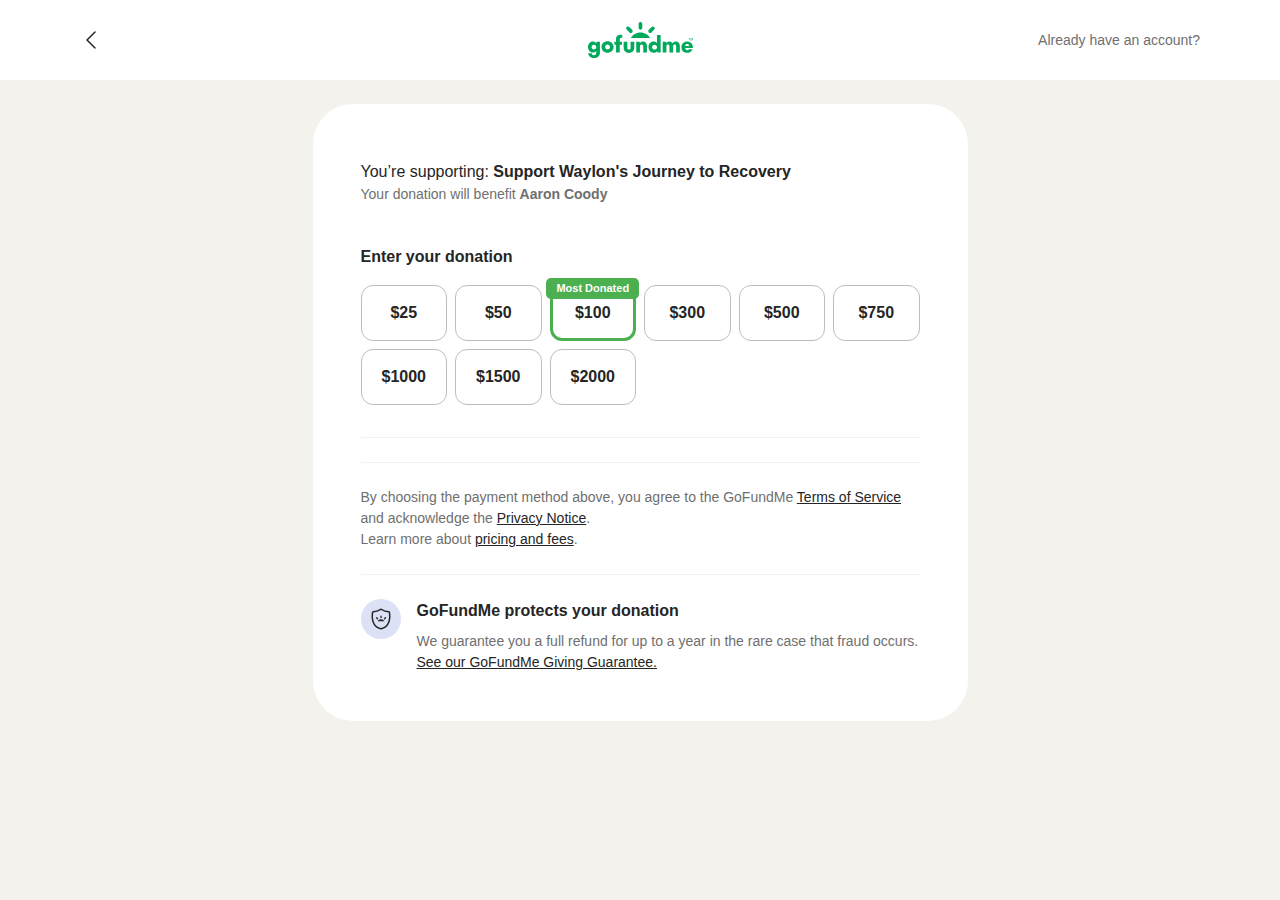
<file: pay.html>
﻿<!DOCTYPE html><html lang="en_US" style=""><head>
<link rel="icon" data-savepage-href="https://www.gofundme.com/nextassets/shared/favicon.ico" href="[data-uri]"><script data-savepage-type="" type="text/plain" data-savepage-src="https://www.paypal.com/sdk/js?components=buttons&currency=EUR&intent=capture&vault=true&client-id=AZV3NT67skF0OqbplW00Ux-H_DbVxFD5vHG5xety512vx1IEy4nY_ofWtE5v-v67lUMF6Tuzmhp-QSMS" data-uid-auto="uid_nuaikekgufbvfdfiscicadnssisvro"></script><meta charset="utf-8"><meta name="viewport" content="width=device-width, initial-scale=1.0, minimum-scale=1.0"><title>Donate to Help Layan and her Family to leave Gaza</title><meta name="description" content="Layan wants to leave Gaza"><link rel="canonical" data-savepage-href="https://www.gofundme.com/f/aiutiamo-a-ricostruire-il-canile-di-sasso-marconi-bo" href=""><meta name="next-head-count" content="5"><meta http-equiv="x-ua-compatible" content="ie=edge"><link rel="icon" data-savepage-href="/nextassets/shared/favicon.ico" href="[data-uri]" sizes="any"><link rel="icon" data-savepage-href="/nextassets/shared/favicon.svg" href="[data-uri]" type="image/svg+xml"><link rel="apple-touch-icon" data-savepage-href="/nextassets/shared/apple-touch-icon.png" href=""><link rel="manifest" data-savepage-href="/nextassets/shared/site.webmanifest" href=""><meta name="globalsign-domain-verification" content="jpcnVg6kuHYyEz5op6ZzxI2E53gePoVqca7RgL0aNq"><meta name="google-site-verification" content="GIdvoXEWAacQdvns1qHKxS_am1-4tQdidcoJUFj2aOY"><script data-savepage-type="" type="text/plain" data-savepage-src="https://connect.facebook.net/signals/config/819737484732040?v=2.9.174&r=stable&domain=www.gofundme.com&hme=ead923021ccd3483ef3b9b04703d0a78b943fbdc01e8d7cec21c5059f1f4a5e9&ex_m=70%2C121%2C107%2C111%2C61%2C4%2C100%2C69%2C16%2C97%2C89%2C51%2C54%2C172%2C175%2C187%2C183%2C184%2C186%2C29%2C101%2C53%2C77%2C185%2C167%2C170%2C180%2C181%2C188%2C131%2C41%2C189%2C190%2C34%2C143%2C15%2C50%2C194%2C193%2C133%2C18%2C40%2C1%2C43%2C65%2C66%2C67%2C71%2C93%2C17%2C14%2C96%2C92%2C91%2C108%2C52%2C110%2C39%2C109%2C30%2C94%2C26%2C168%2C171%2C140%2C86%2C56%2C84%2C33%2C73%2C0%2C95%2C32%2C28%2C82%2C83%2C88%2C47%2C46%2C87%2C37%2C11%2C12%2C13%2C6%2C7%2C25%2C22%2C23%2C57%2C62%2C64%2C75%2C102%2C27%2C76%2C9%2C8%2C80%2C48%2C21%2C104%2C103%2C105%2C98%2C10%2C20%2C3%2C38%2C74%2C19%2C5%2C90%2C81%2C44%2C35%2C85%2C2%2C36%2C63%2C42%2C106%2C45%2C79%2C68%2C112%2C60%2C59%2C31%2C99%2C58%2C55%2C49%2C78%2C72%2C24%2C113" async=""></script><script data-savepage-type="text/javascript" type="text/plain" async="" data-savepage-src="https://connect.facebook.net/en_US/fbevents.js"></script><script data-savepage-type="text/javascript" type="text/plain" async="" data-savepage-src="https://www.googletagmanager.com/gtag/destination?id=AW-955875456&l=dataLayer&cx=c"></script><script data-savepage-type="text/javascript" type="text/plain" async="" data-savepage-src="https://www.googletagmanager.com/gtag/js?id=AW-955875456&l=dataLayer&cx=c"></script><script data-savepage-type="text/javascript" type="text/plain" async="" data-savepage-src="https://acdn.adnxs.com/dmp/up/pixie.js"></script><script data-savepage-type="text/javascript" type="text/plain" async="" data-savepage-src="https://www.googletagmanager.com/gtag/js?id=G-WF86BFEZ5L&l=dataLayer&cx=c"></script><script data-savepage-type="text/javascript" type="text/plain" async="" charset="utf-8" data-savepage-src="https://www.gstatic.com/recaptcha/releases/lqsTZ5beIbCkK4uGEGv9JmUR/recaptcha__pt_pt.js" crossorigin="anonymous" integrity="sha384-iQRYS3KUQrZcr2+hZarZFT0A9rPaW6MZw98Mztuq+LFnrqXRLURPD+nYvIUMlFbZ"></script><script data-savepage-type="" type="text/plain" data-savepage-src="https://connect.facebook.net/en_US/sdk.js?hash=1157ab4edc18664e1767787a9755d55f" async="" crossorigin="anonymous"></script><script data-savepage-type="" type="text/plain" id="facebook-jssdk" data-savepage-src="https://connect.facebook.net/en_US/sdk.js"></script><script data-savepage-type="" type="text/plain"></script><link as="font" crossorigin="anonymous" data-savepage-href="https://cdn.gofundme.com/fonts/CircularXXWeb-Bold.woff2" href="" rel="preload" type="font/woff2"><link as="font" crossorigin="anonymous" data-savepage-href="https://cdn.gofundme.com/fonts/CircularXXWeb-Medium.woff2" href="" rel="preload" type="font/woff2"><link as="font" crossorigin="anonymous" data-savepage-href="https://cdn.gofundme.com/fonts/CircularXXWeb-Regular.woff2" href="" rel="preload" type="font/woff2"><style>
/*
* Legal Disclaimer for Web licence
*
* Licence to use webfonts for displaying dynamic text on designated website domains.
*
* Should the license page views limit be exceeded the license holder will be required to contact Lineto.com for an upgrade.
*
* It is strictly prohibited to rename the font and to download or use these fonts in any other media.
*
* These Web fonts are licensed exclusively for the use on the following domain(s) and their subdomains:
*
* For use on:
* gofundme.com, up to 100m monthly page views
*
*/

@font-face {
    /*savepage-font-display=fallback*/
    font-family: "CircularXXWeb";
    font-style: normal;
    font-weight: 700 900;
    src: /*savepage-url=https://cdn.gofundme.com/fonts/CircularXXWeb-Bold.woff2*/ url() format("woff2");
}

@font-face {
    /*savepage-font-display=fallback*/
    font-family: "CircularXXWeb";
    font-style: normal;
    font-weight: 500 600;
    src: /*savepage-url=https://cdn.gofundme.com/fonts/CircularXXWeb-Medium.woff2*/ url() format("woff2");
}

@font-face {
    /*savepage-font-display=fallback*/
    font-family: "CircularXXWeb";
    font-style: normal;
    font-weight: 100 400;
    src: /*savepage-url=https://cdn.gofundme.com/fonts/CircularXXWeb-Regular.woff2*/ url() format("woff2");
}

</style><script data-savepage-type="text/javascript" type="text/plain"></script><link rel="preload" data-savepage-href="https://www.gofundme.com/ssr/_next/static/css/634c1eceee115eaf.css" href="" as="style"><style data-savepage-href="https://www.gofundme.com/ssr/_next/static/css/634c1eceee115eaf.css">:root{--hrt-link-color:currentcolor}*,:after,:before{border-width:0;box-sizing:inherit}html{box-sizing:border-box;color:#252525;font-family:CircularXXWeb,Trebuchet,Helvetica,Arial,sans-serif;font-feature-settings:"liga","ss08";line-height:1.5;tab-size:4;-webkit-text-size-adjust:100%}body{background-color:#fff;color:inherit;line-height:inherit;margin:0;overflow-x:hidden}hr{border-top-style:solid;border-top-width:1px;color:#c0bdb8;height:0}abbr:where([title]){-webkit-text-decoration:underline dotted;text-decoration:underline dotted}h1,h2,h3,h4,h5,h6{font-size:inherit;font-weight:inherit}a{cursor:pointer;text-decoration:underline}a,a:hover{color:var(--hrt-link-color)}a:hover{text-decoration:none}b,strong{font-weight:700}code,kbd,samp{font-family:ui-monospace,Menlo,Monaco,Cascadia Mono,Segoe UI Mono,Roboto Mono,Oxygen Mono,"Ubuntu Monospace",Source Code Pro,Fira Mono,Droid Sans Mono,Courier New,monospace;font-feature-settings:normal}code:not(pre code),kbd,samp{color:#6f6f6f;display:inline-block;font-size:.875em}pre{font-family:ui-monospace,Menlo,Monaco,Cascadia Mono,Segoe UI Mono,Roboto Mono,Oxygen Mono,"Ubuntu Monospace",Source Code Pro,Fira Mono,Droid Sans Mono,Courier New,monospace;font-feature-settings:normal;background-color:#fbfaf8;font-size:.875rem;overflow:auto}small{font-size:80%}sub,sup{font-size:inherit;vertical-align:initial}sub{font-feature-settings:"subs"}sup{font-feature-settings:"sups"}table{border-collapse:collapse;border-color:inherit;text-indent:0}button,input,optgroup,select,textarea{color:inherit;font-family:inherit;font-feature-settings:inherit;font-size:100%;font-weight:inherit;line-height:inherit;margin:0;padding:0}button,select{text-transform:none}[type=button],[type=reset],[type=submit],button{-webkit-appearance:button}:-moz-focusring{outline:auto}:-moz-ui-invalid{box-shadow:none}progress{vertical-align:initial}::-webkit-inner-spin-button,::-webkit-outer-spin-button{height:auto}[type=search]{-webkit-appearance:textfield;outline-offset:-2px}::-webkit-search-decoration{-webkit-appearance:none}::-webkit-file-upload-button{-webkit-appearance:button;font:inherit}summary{display:list-item}blockquote,dd,dl,figure,h1,h2,h3,h4,h5,h6,hr,p,pre{margin:0}fieldset{margin:0}fieldset,legend{padding:0}menu,nav ul{list-style:none;margin:0;padding:0}textarea{border-radius:0;height:auto;resize:vertical}input::placeholder,textarea::placeholder{color:#949392;opacity:1}[role=button],button{cursor:pointer}:disabled{cursor:default}img,video{height:auto;max-width:100%}img{display:block;vertical-align:middle}[hidden]{display:none}h1,h2,h3,h4,h5,h6,p{margin-bottom:1rem;margin-top:0;text-wrap:pretty}iframe{max-width:100%}.hrt-text-neutral-500{--hrt-link-color:#252525}input{min-width:0}dd{margin-bottom:.5rem;margin-left:0;text-align:right}dt{float:left}select{width:100%}.hrt-text-white{color:#fff!important}.hrt-bg-white{background-color:#fff!important}.hrt-text-neutral-50{color:#fbfaf8!important}.hrt-bg-neutral-50{background-color:#fbfaf8!important}.hrt-text-neutral-100{color:#f4f2ec!important}.hrt-bg-neutral-100{background-color:#f4f2ec!important}.hrt-text-neutral-200{color:#e5e1d7!important}.hrt-bg-neutral-200{background-color:#e5e1d7!important}.hrt-text-neutral-300{color:#c0bdb8!important}.hrt-bg-neutral-300{background-color:#c0bdb8!important}.hrt-text-neutral-400{color:#949392!important}.hrt-bg-neutral-400{background-color:#949392!important}.hrt-text-neutral-500{color:#6f6f6f!important}.hrt-bg-neutral-500{background-color:#6f6f6f!important}.hrt-text-neutral-600{color:#505050!important}.hrt-bg-neutral-600{background-color:#505050!important}.hrt-text-neutral-700{color:#3e3e3e!important}.hrt-bg-neutral-700{background-color:#3e3e3e!important}.hrt-text-neutral-800{color:#252525!important}.hrt-bg-neutral-800{background-color:#252525!important}.hrt-text-green-100{color:#ebfbe2!important}.hrt-bg-green-100{background-color:#ebfbe2!important}.hrt-text-green-200{color:#cef3bd!important}.hrt-bg-green-200{background-color:#cef3bd!important}.hrt-text-green-400{color:#02a95c!important}.hrt-bg-green-400{background-color:#02a95c!important}.hrt-text-green-500{color:#008044!important}.hrt-bg-green-500{background-color:#008044!important}.hrt-text-green-600{color:#015d32!important}.hrt-bg-green-600{background-color:#015d32!important}.hrt-text-green-700{color:#014828!important}.hrt-bg-green-700{background-color:#014828!important}.hrt-text-green-800{color:#122a1f!important}.hrt-bg-green-800{background-color:#122a1f!important}.hrt-text-yellow-100{color:#f9f4cb!important}.hrt-bg-yellow-100{background-color:#f9f4cb!important}.hrt-text-yellow-200{color:#f4ea9b!important}.hrt-bg-yellow-200{background-color:#f4ea9b!important}.hrt-text-yellow-400{color:#bc8a2a!important}.hrt-bg-yellow-400{background-color:#bc8a2a!important}.hrt-text-yellow-500{color:#90681d!important}.hrt-bg-yellow-500{background-color:#90681d!important}.hrt-text-yellow-600{color:#684b12!important}.hrt-bg-yellow-600{background-color:#684b12!important}.hrt-text-yellow-700{color:#52390c!important}.hrt-bg-yellow-700{background-color:#52390c!important}.hrt-text-yellow-800{color:#352201!important}.hrt-bg-yellow-800{background-color:#352201!important}.hrt-text-indigo-100{color:#f0f2fb!important}.hrt-bg-indigo-100{background-color:#f0f2fb!important}.hrt-text-indigo-200{color:#dce1f6!important}.hrt-bg-indigo-200{background-color:#dce1f6!important}.hrt-text-indigo-400{color:#7d8fdd!important}.hrt-bg-indigo-400{background-color:#7d8fdd!important}.hrt-text-indigo-500{color:#425ccd!important}.hrt-bg-indigo-500{background-color:#425ccd!important}.hrt-text-indigo-600{color:#3848a2!important}.hrt-bg-indigo-600{background-color:#3848a2!important}.hrt-text-indigo-700{color:#2c387d!important}.hrt-bg-indigo-700{background-color:#2c387d!important}.hrt-text-indigo-800{color:#1b224c!important}.hrt-bg-indigo-800{background-color:#1b224c!important}.hrt-text-red-100{color:#ffeee9!important}.hrt-bg-red-100{background-color:#ffeee9!important}.hrt-text-red-200{color:#ffd9ce!important}.hrt-bg-red-200{background-color:#ffd9ce!important}.hrt-text-red-400{color:#ff5c2d!important}.hrt-bg-red-400{background-color:#ff5c2d!important}.hrt-text-red-500{color:#d32f00!important}.hrt-bg-red-500{background-color:#d32f00!important}.hrt-text-red-600{color:#9a2200!important}.hrt-bg-red-600{background-color:#9a2200!important}.hrt-text-red-700{color:#781b00!important}.hrt-bg-red-700{background-color:#781b00!important}.hrt-text-red-800{color:#4a1202!important}.hrt-bg-red-800{background-color:#4a1202!important}.hrt-text-purple-100{color:#f7effb!important}.hrt-bg-purple-100{background-color:#f7effb!important}.hrt-text-purple-200{color:#f1d8fe!important}.hrt-bg-purple-200{background-color:#f1d8fe!important}.hrt-text-purple-400{color:#c868fa!important}.hrt-bg-purple-400{background-color:#c868fa!important}.hrt-text-purple-500{color:#a81df6!important}.hrt-bg-purple-500{background-color:#a81df6!important}.hrt-text-purple-600{color:#7b00c0!important}.hrt-bg-purple-600{background-color:#7b00c0!important}.hrt-text-purple-700{color:#610a92!important}.hrt-bg-purple-700{background-color:#610a92!important}.hrt-text-purple-800{color:#38164a!important}.hrt-bg-purple-800{background-color:#38164a!important}.hrt-text-overlay{color:#000000b3!important}.hrt-bg-overlay{background-color:#000000b3!important}.hrt-text-brand-facebook{color:#39579a!important}.hrt-bg-brand-facebook{background-color:#39579a!important}.hrt-text-brand-facebook-dark{color:#314e90!important}.hrt-bg-brand-facebook-dark{background-color:#314e90!important}.hrt-text-brand-twitter{color:#69ace0!important}.hrt-bg-brand-twitter{background-color:#69ace0!important}.hrt-shadow-soft{box-shadow:0 1px 2px #0003!important}.hrt-shadow-medium{box-shadow:0 2px 6px #0000001a!important}.hrt-shadow-strong{box-shadow:0 6px 14px #0000001a!important}.hrt-z-0{z-index:0!important}.hrt-z-1{z-index:100!important}.hrt-z-2{z-index:200!important}.hrt-z-3{z-index:300!important}.hrt-z-4{z-index:400!important}.hrt-z-5{z-index:500!important}.hrt-z-6{z-index:600!important}.hrt-z-7{z-index:700!important}.hrt-z-8{z-index:800!important}.hrt-z-9{z-index:900!important}.hrt-z-10{z-index:1000!important}.hrt-z-11{z-index:1100!important}.hrt-z-12{z-index:1200!important}.hrt-rounded-0{border-radius:0!important}.hrt-rounded-1{border-radius:.25rem!important}.hrt-rounded-2{border-radius:.5rem!important}.hrt-rounded-3{border-radius:.75rem!important}.hrt-rounded-4{border-radius:1rem!important}.hrt-rounded-5{border-radius:1.25rem!important}.hrt-rounded-full{border-radius:624.9375rem!important}.hrt-pt-0{padding-top:0!important}.hrt-pr-0{padding-right:0!important}.hrt-pb-0{padding-bottom:0!important}.hrt-pl-0,.hrt-px-0{padding-left:0!important}.hrt-px-0{padding-right:0!important}.hrt-py-0{padding-bottom:0!important;padding-top:0!important}.hrt-p-0{padding:0!important}.hrt-mt-0{margin-top:0!important}.hrt-mr-0{margin-right:0!important}.hrt-mb-0{margin-bottom:0!important}.hrt-ml-0,.hrt-mx-0{margin-left:0!important}.hrt-mx-0{margin-right:0!important}.hrt-my-0{margin-bottom:0!important;margin-top:0!important}.hrt-m-0{margin:0!important}.hrt-pt-1{padding-top:.5rem!important}.hrt-pr-1{padding-right:.5rem!important}.hrt-pb-1{padding-bottom:.5rem!important}.hrt-pl-1,.hrt-px-1{padding-left:.5rem!important}.hrt-px-1{padding-right:.5rem!important}.hrt-py-1{padding-bottom:.5rem!important;padding-top:.5rem!important}.hrt-p-1{padding:.5rem!important}.hrt-mt-1{margin-top:.5rem!important}.hrt-mr-1{margin-right:.5rem!important}.hrt-mb-1{margin-bottom:.5rem!important}.hrt-ml-1,.hrt-mx-1{margin-left:.5rem!important}.hrt-mx-1{margin-right:.5rem!important}.hrt-my-1{margin-bottom:.5rem!important;margin-top:.5rem!important}.hrt-m-1{margin:.5rem!important}.hrt-pt-2{padding-top:1rem!important}.hrt-pr-2{padding-right:1rem!important}.hrt-pb-2{padding-bottom:1rem!important}.hrt-pl-2,.hrt-px-2{padding-left:1rem!important}.hrt-px-2{padding-right:1rem!important}.hrt-py-2{padding-bottom:1rem!important;padding-top:1rem!important}.hrt-p-2{padding:1rem!important}.hrt-mt-2{margin-top:1rem!important}.hrt-mr-2{margin-right:1rem!important}.hrt-mb-2{margin-bottom:1rem!important}.hrt-ml-2,.hrt-mx-2{margin-left:1rem!important}.hrt-mx-2{margin-right:1rem!important}.hrt-my-2{margin-bottom:1rem!important;margin-top:1rem!important}.hrt-m-2{margin:1rem!important}.hrt-pt-3{padding-top:1.5rem!important}.hrt-pr-3{padding-right:1.5rem!important}.hrt-pb-3{padding-bottom:1.5rem!important}.hrt-pl-3,.hrt-px-3{padding-left:1.5rem!important}.hrt-px-3{padding-right:1.5rem!important}.hrt-py-3{padding-bottom:1.5rem!important;padding-top:1.5rem!important}.hrt-p-3{padding:1.5rem!important}.hrt-mt-3{margin-top:1.5rem!important}.hrt-mr-3{margin-right:1.5rem!important}.hrt-mb-3{margin-bottom:1.5rem!important}.hrt-ml-3,.hrt-mx-3{margin-left:1.5rem!important}.hrt-mx-3{margin-right:1.5rem!important}.hrt-my-3{margin-bottom:1.5rem!important;margin-top:1.5rem!important}.hrt-m-3{margin:1.5rem!important}.hrt-pt-4{padding-top:2rem!important}.hrt-pr-4{padding-right:2rem!important}.hrt-pb-4{padding-bottom:2rem!important}.hrt-pl-4,.hrt-px-4{padding-left:2rem!important}.hrt-px-4{padding-right:2rem!important}.hrt-py-4{padding-bottom:2rem!important;padding-top:2rem!important}.hrt-p-4{padding:2rem!important}.hrt-mt-4{margin-top:2rem!important}.hrt-mr-4{margin-right:2rem!important}.hrt-mb-4{margin-bottom:2rem!important}.hrt-ml-4,.hrt-mx-4{margin-left:2rem!important}.hrt-mx-4{margin-right:2rem!important}.hrt-my-4{margin-bottom:2rem!important;margin-top:2rem!important}.hrt-m-4{margin:2rem!important}.hrt-pt-5{padding-top:2.5rem!important}.hrt-pr-5{padding-right:2.5rem!important}.hrt-pb-5{padding-bottom:2.5rem!important}.hrt-pl-5,.hrt-px-5{padding-left:2.5rem!important}.hrt-px-5{padding-right:2.5rem!important}.hrt-py-5{padding-bottom:2.5rem!important;padding-top:2.5rem!important}.hrt-p-5{padding:2.5rem!important}.hrt-mt-5{margin-top:2.5rem!important}.hrt-mr-5{margin-right:2.5rem!important}.hrt-mb-5{margin-bottom:2.5rem!important}.hrt-ml-5,.hrt-mx-5{margin-left:2.5rem!important}.hrt-mx-5{margin-right:2.5rem!important}.hrt-my-5{margin-bottom:2.5rem!important;margin-top:2.5rem!important}.hrt-m-5{margin:2.5rem!important}.hrt-pt-6{padding-top:3rem!important}.hrt-pr-6{padding-right:3rem!important}.hrt-pb-6{padding-bottom:3rem!important}.hrt-pl-6,.hrt-px-6{padding-left:3rem!important}.hrt-px-6{padding-right:3rem!important}.hrt-py-6{padding-bottom:3rem!important;padding-top:3rem!important}.hrt-p-6{padding:3rem!important}.hrt-mt-6{margin-top:3rem!important}.hrt-mr-6{margin-right:3rem!important}.hrt-mb-6{margin-bottom:3rem!important}.hrt-ml-6,.hrt-mx-6{margin-left:3rem!important}.hrt-mx-6{margin-right:3rem!important}.hrt-my-6{margin-bottom:3rem!important;margin-top:3rem!important}.hrt-m-6{margin:3rem!important}.hrt-pt-7{padding-top:3.5rem!important}.hrt-pr-7{padding-right:3.5rem!important}.hrt-pb-7{padding-bottom:3.5rem!important}.hrt-pl-7,.hrt-px-7{padding-left:3.5rem!important}.hrt-px-7{padding-right:3.5rem!important}.hrt-py-7{padding-bottom:3.5rem!important;padding-top:3.5rem!important}.hrt-p-7{padding:3.5rem!important}.hrt-mt-7{margin-top:3.5rem!important}.hrt-mr-7{margin-right:3.5rem!important}.hrt-mb-7{margin-bottom:3.5rem!important}.hrt-ml-7,.hrt-mx-7{margin-left:3.5rem!important}.hrt-mx-7{margin-right:3.5rem!important}.hrt-my-7{margin-bottom:3.5rem!important;margin-top:3.5rem!important}.hrt-m-7{margin:3.5rem!important}.hrt-pt-8{padding-top:4rem!important}.hrt-pr-8{padding-right:4rem!important}.hrt-pb-8{padding-bottom:4rem!important}.hrt-pl-8,.hrt-px-8{padding-left:4rem!important}.hrt-px-8{padding-right:4rem!important}.hrt-py-8{padding-bottom:4rem!important;padding-top:4rem!important}.hrt-p-8{padding:4rem!important}.hrt-mt-8{margin-top:4rem!important}.hrt-mr-8{margin-right:4rem!important}.hrt-mb-8{margin-bottom:4rem!important}.hrt-ml-8,.hrt-mx-8{margin-left:4rem!important}.hrt-mx-8{margin-right:4rem!important}.hrt-my-8{margin-bottom:4rem!important;margin-top:4rem!important}.hrt-m-8{margin:4rem!important}.hrt-pt-9{padding-top:4.5rem!important}.hrt-pr-9{padding-right:4.5rem!important}.hrt-pb-9{padding-bottom:4.5rem!important}.hrt-pl-9,.hrt-px-9{padding-left:4.5rem!important}.hrt-px-9{padding-right:4.5rem!important}.hrt-py-9{padding-bottom:4.5rem!important;padding-top:4.5rem!important}.hrt-p-9{padding:4.5rem!important}.hrt-mt-9{margin-top:4.5rem!important}.hrt-mr-9{margin-right:4.5rem!important}.hrt-mb-9{margin-bottom:4.5rem!important}.hrt-ml-9,.hrt-mx-9{margin-left:4.5rem!important}.hrt-mx-9{margin-right:4.5rem!important}.hrt-my-9{margin-bottom:4.5rem!important;margin-top:4.5rem!important}.hrt-m-9{margin:4.5rem!important}.hrt-pt-10{padding-top:5rem!important}.hrt-pr-10{padding-right:5rem!important}.hrt-pb-10{padding-bottom:5rem!important}.hrt-pl-10,.hrt-px-10{padding-left:5rem!important}.hrt-px-10{padding-right:5rem!important}.hrt-py-10{padding-bottom:5rem!important;padding-top:5rem!important}.hrt-p-10{padding:5rem!important}.hrt-mt-10{margin-top:5rem!important}.hrt-mr-10{margin-right:5rem!important}.hrt-mb-10{margin-bottom:5rem!important}.hrt-ml-10,.hrt-mx-10{margin-left:5rem!important}.hrt-mx-10{margin-right:5rem!important}.hrt-my-10{margin-bottom:5rem!important;margin-top:5rem!important}.hrt-m-10{margin:5rem!important}.hrt-pt-11{padding-top:5.5rem!important}.hrt-pr-11{padding-right:5.5rem!important}.hrt-pb-11{padding-bottom:5.5rem!important}.hrt-pl-11,.hrt-px-11{padding-left:5.5rem!important}.hrt-px-11{padding-right:5.5rem!important}.hrt-py-11{padding-bottom:5.5rem!important;padding-top:5.5rem!important}.hrt-p-11{padding:5.5rem!important}.hrt-mt-11{margin-top:5.5rem!important}.hrt-mr-11{margin-right:5.5rem!important}.hrt-mb-11{margin-bottom:5.5rem!important}.hrt-ml-11,.hrt-mx-11{margin-left:5.5rem!important}.hrt-mx-11{margin-right:5.5rem!important}.hrt-my-11{margin-bottom:5.5rem!important;margin-top:5.5rem!important}.hrt-m-11{margin:5.5rem!important}.hrt-pt-12{padding-top:6rem!important}.hrt-pr-12{padding-right:6rem!important}.hrt-pb-12{padding-bottom:6rem!important}.hrt-pl-12,.hrt-px-12{padding-left:6rem!important}.hrt-px-12{padding-right:6rem!important}.hrt-py-12{padding-bottom:6rem!important;padding-top:6rem!important}.hrt-p-12{padding:6rem!important}.hrt-mt-12{margin-top:6rem!important}.hrt-mr-12{margin-right:6rem!important}.hrt-mb-12{margin-bottom:6rem!important}.hrt-ml-12,.hrt-mx-12{margin-left:6rem!important}.hrt-mx-12{margin-right:6rem!important}.hrt-my-12{margin-bottom:6rem!important;margin-top:6rem!important}.hrt-m-12{margin:6rem!important}.hrt-pt-15{padding-top:7.5rem!important}.hrt-pr-15{padding-right:7.5rem!important}.hrt-pb-15{padding-bottom:7.5rem!important}.hrt-pl-15,.hrt-px-15{padding-left:7.5rem!important}.hrt-px-15{padding-right:7.5rem!important}.hrt-py-15{padding-bottom:7.5rem!important;padding-top:7.5rem!important}.hrt-p-15{padding:7.5rem!important}.hrt-mt-15{margin-top:7.5rem!important}.hrt-mr-15{margin-right:7.5rem!important}.hrt-mb-15{margin-bottom:7.5rem!important}.hrt-ml-15,.hrt-mx-15{margin-left:7.5rem!important}.hrt-mx-15{margin-right:7.5rem!important}.hrt-my-15{margin-bottom:7.5rem!important;margin-top:7.5rem!important}.hrt-m-15{margin:7.5rem!important}.hrt-pt-30{padding-top:15rem!important}.hrt-pr-30{padding-right:15rem!important}.hrt-pb-30{padding-bottom:15rem!important}.hrt-pl-30,.hrt-px-30{padding-left:15rem!important}.hrt-px-30{padding-right:15rem!important}.hrt-py-30{padding-bottom:15rem!important;padding-top:15rem!important}.hrt-p-30{padding:15rem!important}.hrt-mt-30{margin-top:15rem!important}.hrt-mr-30{margin-right:15rem!important}.hrt-mb-30{margin-bottom:15rem!important}.hrt-ml-30,.hrt-mx-30{margin-left:15rem!important}.hrt-mx-30{margin-right:15rem!important}.hrt-my-30{margin-bottom:15rem!important;margin-top:15rem!important}.hrt-m-30{margin:15rem!important}.hrt-pt-half{padding-top:.25rem!important}.hrt-pr-half{padding-right:.25rem!important}.hrt-pb-half{padding-bottom:.25rem!important}.hrt-pl-half,.hrt-px-half{padding-left:.25rem!important}.hrt-px-half{padding-right:.25rem!important}.hrt-py-half{padding-bottom:.25rem!important;padding-top:.25rem!important}.hrt-p-half{padding:.25rem!important}.hrt-mt-half{margin-top:.25rem!important}.hrt-mr-half{margin-right:.25rem!important}.hrt-mb-half{margin-bottom:.25rem!important}.hrt-ml-half,.hrt-mx-half{margin-left:.25rem!important}.hrt-mx-half{margin-right:.25rem!important}.hrt-my-half{margin-bottom:.25rem!important;margin-top:.25rem!important}.hrt-m-half{margin:.25rem!important}.hrt-font-regular{font-weight:400!important}.hrt-font-medium{font-weight:600!important}.hrt-font-bold{font-weight:700!important}.hrt-tracking-tighter{letter-spacing:-.05em!important}.hrt-tracking-tight{letter-spacing:-.02em!important}.hrt-tracking-normal{letter-spacing:0!important}.hrt-leading-body{line-height:1.5!important}.hrt-leading-heading{line-height:1.2!important}.hrt-leading-tight{line-height:1.1!important}.hrt-leading-none{line-height:1!important}.hrt-bg-transparent{background-color:initial!important}.hrt-global-wrapper{margin:0 auto;max-width:48rem;padding-left:1rem;padding-right:1rem}@media(min-width:64em){.hrt-global-wrapper{max-width:60rem}}@media(min-width:72em){.hrt-global-wrapper{max-width:72rem}}.hrt-align-start{align-items:flex-start!important}.hrt-align-end{align-items:flex-end!important}.hrt-align-center{align-items:center!important}.hrt-align-stretch{align-items:stretch!important}.hrt-align-baseline{align-items:baseline!important}.hrt-align-self-start{align-self:flex-start!important}.hrt-align-self-end{align-self:flex-end!important}.hrt-align-self-center{align-self:center!important}.hrt-align-self-stretch{align-self:stretch!important}.hrt-flex-child-auto{flex:1 1 auto!important}.hrt-flex-child-grow{flex:1 0 auto!important}.hrt-flex-child-shrink{flex:0 1 auto!important}.hrt-flex-child-full{flex:0 0 100%!important}.hrt-flex-dir-row{flex-direction:row!important}.hrt-flex-dir-row-reverse{flex-direction:row-reverse!important}.hrt-flex-dir-column{flex-direction:column!important}.hrt-flex-dir-column-reverse{flex-direction:column-reverse!important}.hrt-flex-nowrap{flex-wrap:nowrap!important}.hrt-flex-wrap{flex-wrap:wrap!important}.hrt-flex-wrap-reverse{flex-wrap:wrap-reverse!important}.hrt-justify-start{justify-content:flex-start!important}.hrt-justify-end{justify-content:flex-end!important}.hrt-justify-center{justify-content:center!important}.hrt-justify-between{justify-content:space-between!important}.hrt-justify-around{justify-content:space-around!important}.hrt-justify-evenly{justify-content:space-evenly!important}.hrt-disp-block{display:block!important}.hrt-disp-flex{display:flex!important}.hrt-disp-grid{display:grid!important}.hrt-disp-inherit{display:inherit}.hrt-disp-inline{display:inline!important}.hrt-disp-inline-block{display:inline-block!important}.hrt-disp-inline-flex{display:inline-flex!important}.hrt-disp-none{display:none!important}.hrt-min-height-100vh{min-height:100vh!important}.hrt-height-100vh{height:100vh!important}.hrt-height-auto{height:auto!important}.hrt-position-relative{position:relative!important}.hrt-position-fixed{position:fixed!important}.hrt-position-absolute{position:absolute!important}.hrt-position-static{position:static!important}.hrt-max-width-full{max-width:100%!important}.hrt-max-width-screen-xs{max-width:23.4375rem!important}@media(max-width:47.999em){.hrt-max-width-screen-xs--mobile-only{max-width:23.4375rem!important}}.hrt-width-full{width:100%!important}@media(max-width:47.999em){.hrt-width-full--mobile-only{width:100%!important}}.hrt-width-auto{width:auto!important}.hrt-m-auto{margin:auto!important}.hrt-mx-auto{margin-left:auto!important;margin-right:auto!important}.hrt-my-auto{margin-bottom:auto!important}.hrt-mt-auto,.hrt-my-auto{margin-top:auto!important}.hrt-mr-auto{margin-right:auto!important}.hrt-mb-auto{margin-bottom:auto!important}.hrt-ml-auto{margin-left:auto!important}.hrt-text-display-lg{font-family:CircularXXWeb,Trebuchet,Helvetica,Arial,sans-serif;font-size:clamp(3rem,3rem + 2.125*(100vw - 23.4375rem)/66.5625,5.125rem);font-weight:400;letter-spacing:-.05em;line-height:1}.hrt-text-display-md{font-size:clamp(2rem,2rem + 1.5*(100vw - 23.4375rem)/66.5625,3.5rem)}.hrt-text-display-md,.hrt-text-display-sm{font-family:CircularXXWeb,Trebuchet,Helvetica,Arial,sans-serif;font-weight:600;letter-spacing:-.02em;line-height:1.2}.hrt-text-display-sm{font-size:clamp(1.75rem,1.75rem + .75*(100vw - 23.4375rem)/66.5625,2.5rem)}.hrt-text-heading-xl{font-family:CircularXXWeb,Trebuchet,Helvetica,Arial,sans-serif;font-size:clamp(1.75rem,1.75rem + .25*(100vw - 23.4375rem)/66.5625,2rem);font-weight:600;letter-spacing:-.02em;line-height:1.2}.hrt-text-heading-lg{font-size:clamp(1.5rem,1.5rem + .25*(100vw - 23.4375rem)/66.5625,1.75rem)}.hrt-text-heading-lg,.hrt-text-heading-md{font-family:CircularXXWeb,Trebuchet,Helvetica,Arial,sans-serif;font-weight:600;letter-spacing:0;line-height:1.2}.hrt-text-heading-md{font-size:clamp(1.25rem,1.25rem + .25*(100vw - 23.4375rem)/66.5625,1.5rem)}.hrt-text-heading-sm{font-size:clamp(1rem,1rem + .25*(100vw - 23.4375rem)/66.5625,1.25rem);font-weight:600}.hrt-text-heading-sm,.hrt-text-legend{font-family:CircularXXWeb,Trebuchet,Helvetica,Arial,sans-serif;letter-spacing:0;line-height:1.2}.hrt-text-legend{font-size:1.25rem;font-weight:400}.hrt-text-body-lg{font-size:clamp(1.25rem,1.25rem + .25*(100vw - 23.4375rem)/66.5625,1.5rem)}.hrt-text-body-lg,.hrt-text-body-md{font-family:CircularXXWeb,Trebuchet,Helvetica,Arial,sans-serif;font-weight:400;letter-spacing:0;line-height:1.5}.hrt-text-body-md{font-size:1rem}.hrt-text-body-sm{font-family:CircularXXWeb,Trebuchet,Helvetica,Arial,sans-serif;font-size:.875rem;font-weight:400;letter-spacing:0;line-height:1.5}.hrt-text-center{text-align:center!important}.hrt-text-left{text-align:left!important}.hrt-text-right{text-align:right!important}.hrt-list-unstyled{list-style-type:none;margin-bottom:0;margin-top:0;padding-left:0}.hrt-truncate-single-line{overflow:hidden!important;text-overflow:ellipsis!important;white-space:nowrap!important}.hrt-break-word{-webkit-hyphens:auto!important;hyphens:auto!important;white-space:normal!important;word-break:break-word!important;word-wrap:break-word!important}.hrt-underline{-webkit-text-decoration-line:underline!important;text-decoration-line:underline!important}.hrt-no-underline{-webkit-text-decoration-line:none!important;text-decoration-line:none!important}.hrt-text-uppercase{font-feature-settings:"ss08","case";text-transform:uppercase}.hrt-text-mono{font-family:ui-monospace,Menlo,Monaco,Cascadia Mono,Segoe UI Mono,Roboto Mono,Oxygen Mono,"Ubuntu Monospace",Source Code Pro,Fira Mono,Droid Sans Mono,Courier New,monospace;font-feature-settings:normal}.hrt-invisible{visibility:hidden}.hrt-show-on-focus,.hrt-sr-only{border:0;clip:rect(0,0,0,0);height:1px;overflow:hidden;padding:0;position:absolute!important;white-space:nowrap;width:1px}.hrt-show-on-focus:active,.hrt-show-on-focus:focus{clip:auto;height:auto;overflow:visible;position:static!important;white-space:normal;width:auto}.hrt-opacity-0{opacity:0!important}@media(min-width:23.4375em) and (max-width:35.999em){.hrt-hide-between-xs-sm{display:none!important}}@media(min-width:36em) and (max-width:47.999em){.hrt-hide-between-sm-md{display:none!important}}@media(min-width:48em) and (max-width:63.999em){.hrt-hide-between-md-lg{display:none!important}}@media(min-width:64em) and (max-width:71.999em){.hrt-hide-between-lg-xl{display:none!important}}@media(min-width:72em) and (max-width:89.999em){.hrt-hide-between-xl-xxl{display:none!important}}@media(min-width:90em) and (max-width:119.999em){.hrt-hide-between-xxl-xxxl{display:none!important}}@media(min-width:23.4375em) and (max-width:47.999em){.hrt-hide-between-xs-md{display:none!important}}@media(min-width:36em) and (max-width:63.999em){.hrt-hide-between-sm-lg{display:none!important}}@media(min-width:48em) and (max-width:71.999em){.hrt-hide-between-md-xl{display:none!important}}@media(min-width:64em) and (max-width:89.999em){.hrt-hide-between-lg-xxl{display:none!important}}@media(min-width:72em) and (max-width:119.999em){.hrt-hide-between-xl-xxxl{display:none!important}}@media(min-width:23.4375em) and (max-width:63.999em){.hrt-hide-between-xs-lg{display:none!important}}@media(min-width:36em) and (max-width:71.999em){.hrt-hide-between-sm-xl{display:none!important}}@media(min-width:48em) and (max-width:89.999em){.hrt-hide-between-md-xxl{display:none!important}}@media(min-width:64em) and (max-width:119.999em){.hrt-hide-between-lg-xxxl{display:none!important}}@media(min-width:23.4375em) and (max-width:71.999em){.hrt-hide-between-xs-xl{display:none!important}}@media(min-width:36em) and (max-width:89.999em){.hrt-hide-between-sm-xxl{display:none!important}}@media(min-width:48em) and (max-width:119.999em){.hrt-hide-between-md-xxxl{display:none!important}}@media(min-width:23.4375em) and (max-width:89.999em){.hrt-hide-between-xs-xxl{display:none!important}}@media(min-width:36em) and (max-width:119.999em){.hrt-hide-between-sm-xxxl{display:none!important}}@media(max-width:23.4365em){.hrt-hide-max-xs{display:none!important}}@media(max-width:35.999em){.hrt-hide-max-sm{display:none!important}}@media(max-width:47.999em){.hrt-hide-max-md{display:none!important}}@media(max-width:63.999em){.hrt-hide-max-lg{display:none!important}}@media(max-width:71.999em){.hrt-hide-max-xl{display:none!important}}@media(max-width:89.999em){.hrt-hide-max-xxl{display:none!important}}@media(max-width:119.999em){.hrt-hide-max-xxxl{display:none!important}}@media(min-width:23.4375em){.hrt-hide-min-xs{display:none!important}}@media(min-width:36em){.hrt-hide-min-sm{display:none!important}}@media(min-width:48em){.hrt-hide-min-md{display:none!important}}@media(min-width:64em){.hrt-hide-min-lg{display:none!important}}@media(min-width:72em){.hrt-hide-min-xl{display:none!important}}@media(min-width:90em){.hrt-hide-min-xxl{display:none!important}}@media(min-width:120em){.hrt-hide-min-xxxl{display:none!important}}@media print{.hrt-hide-print{display:none!important}}.hrt-container{margin:0 auto;max-width:48rem;padding-left:1rem;padding-right:1rem}@media(min-width:64em){.hrt-container{max-width:64rem}}@media(min-width:72em){.hrt-container{max-width:72rem}}.hrt-grid-columns{display:grid;grid-column-gap:1rem;grid-template-rows:auto}.hrt-grid-columns--2{grid-template-columns:repeat(2,minmax(0,1fr))}.hrt-grid-columns--3{grid-template-columns:repeat(3,minmax(0,1fr))}.hrt-grid-columns--4{grid-template-columns:repeat(4,minmax(0,1fr))}@media(max-width:63.999em){.hrt-grid-columns--2.hrt-grid-columns--desktop-only,.hrt-grid-columns--3.hrt-grid-columns--desktop-only,.hrt-grid-columns--4.hrt-grid-columns--desktop-only{grid-template-columns:repeat(1,minmax(0,1fr))}}.hrt-grid-columns--column-gap-1{column-gap:.5rem}.hrt-grid-columns--column-gap-2{column-gap:1rem}.hrt-grid-columns--column-gap-3{column-gap:1.5rem}.hrt-grid-columns--column-gap-4{column-gap:2rem}.hrt-grid-columns--column-gap-5{column-gap:2.5rem}.hrt-grid-columns--row-gap-1{row-gap:.5rem}.hrt-grid-columns--row-gap-2{row-gap:1rem}.hrt-grid-columns--row-gap-3{row-gap:1.5rem}.hrt-grid-columns--row-gap-4{row-gap:2rem}.hrt-grid-columns--row-gap-5{row-gap:2.5rem}.hrt-charity-avatar,.hrt-default-avatar,.hrt-donor-avatar{background-color:#f4f2ec;color:#252525}.hrt-image-avatar--small{height:1.5rem;width:1.5rem}.hrt-image-avatar--large{height:2.5rem;width:2.5rem}.hrt-team-avatar{background-color:#f9f4cb;color:#684b12}.hrt-avatar{align-items:center;border:1px solid #fff;border-radius:50%;display:flex;flex-shrink:0;justify-content:center}.hrt-avatar--small{height:1.5rem;width:1.5rem}.hrt-avatar--small .hrt-avatar-initial{font-size:.75rem}.hrt-avatar--large{height:2.5rem;width:2.5rem}.hrt-avatar-stack{display:flex;flex-direction:row-reverse;flex-shrink:0;position:relative;width:max-content}.hrt-avatar-stack-item:not(:last-child){margin-left:-10px}.hrt-base-button{align-items:center;appearance:none;background-color:#0000;cursor:pointer;display:inline-flex;transition-duration:.5s;transition-property:background-color,color,border-color,opacity,transform;transition-timing-function:cubic-bezier(.3,.01,0,1)}.hrt-base-button,.hrt-base-button:not(.hrt-base-button--disabled):hover{color:inherit;text-decoration:none}.hrt-base-button--disabled{pointer-events:none}.hrt-base-button--pending,.hrt-base-button--pending:hover{color:#0000!important}.hrt-base-button--pending:hover>:not(.a-loading-dots),.hrt-base-button--pending>:not(.a-loading-dots){opacity:0}.hrt-link--gray{--hrt-link-color:#6f6f6f}.hrt-link--unstyled,.hrt-link--unstyled:hover{color:inherit;text-decoration:none}.hrt-primary-button{align-items:center;appearance:none;border:1px solid #0000;border-radius:.75rem;cursor:pointer;display:inline-flex;font-size:1rem;font-weight:700;justify-content:center;line-height:1;padding-left:1.5rem;padding-right:1.5rem;text-align:center}.hrt-primary-button,.hrt-primary-button.sb-hover,.hrt-primary-button:hover{text-decoration:none}.hrt-primary-button--default{background-color:#252525;color:#fff}.hrt-primary-button--default:not(.hrt-primary-button--disabled).sb-hover,.hrt-primary-button--default:not(.hrt-primary-button--disabled):hover{background-color:#505050;color:#fff}.hrt-primary-button--light{background-color:#fff;color:#252525}.hrt-primary-button--light:not(.hrt-primary-button--disabled).sb-hover,.hrt-primary-button--light:not(.hrt-primary-button--disabled):hover{background-color:#ffffffe6;color:#252525}.hrt-primary-button--xlarge{min-height:3.5rem;padding-bottom:.5rem;padding-top:.5rem}.hrt-primary-button--large{min-height:3rem;padding-bottom:.5rem;padding-top:.5rem}.hrt-primary-button--medium{min-height:2.5rem;padding-bottom:.25rem;padding-top:.25rem}.hrt-primary-button--small{border-radius:624.9375rem;font-size:.875rem;min-height:2rem;padding:.25rem 1rem}.hrt-primary-button--xsmall{border-radius:624.9375rem;font-size:.875rem;min-height:1.5rem;padding:0 .5rem}.hrt-primary-button--full{display:flex;width:100%}@media(max-width:47.999em){.hrt-primary-button--full-for-mobile{display:flex;width:100%}}.hrt-primary-button--disabled,a.hrt-primary-button--disabled{background-color:#e5e1d7;color:#949392}.hrt-primary-button--disabled.hrt-primary-button--light,a.hrt-primary-button--disabled.hrt-primary-button--light{background-color:#fff6;color:#252525}.hrt-secondary-button{align-items:center;appearance:none;background-color:#0000;border:1px solid;border-radius:.75rem;cursor:pointer;display:inline-flex;font-size:1rem;font-weight:700;justify-content:center;line-height:1;padding-left:1.5rem;padding-right:1.5rem;text-align:center;text-decoration:none}.hrt-secondary-button--default{border-color:#c0bdb8;color:#252525}.hrt-secondary-button--default:not(.hrt-secondary-button--disabled).sb-hover,.hrt-secondary-button--default:not(.hrt-secondary-button--disabled):hover{background-color:#2525250d;border-color:#6f6f6f;color:#252525}.hrt-secondary-button--light{background-color:#0000001a;border-color:#fff;color:#fff}.hrt-secondary-button--light:not(.hrt-secondary-button--disabled).sb-hover,.hrt-secondary-button--light:not(.hrt-secondary-button--disabled):hover{background-color:#ffffff1a;color:#fff}.hrt-secondary-button--destructive{border-color:#9a2200;color:#9a2200}.hrt-secondary-button--destructive:not(.hrt-secondary-button--disabled).sb-hover,.hrt-secondary-button--destructive:not(.hrt-secondary-button--disabled):hover{background-color:#ffeee9;border-color:#9a2200;color:#9a2200}.hrt-secondary-button--xlarge{min-height:3.5rem;padding-bottom:.5rem;padding-top:.5rem}.hrt-secondary-button--large{min-height:3rem;padding-bottom:.5rem;padding-top:.5rem}.hrt-secondary-button--medium{min-height:2.5rem;padding-bottom:.25rem;padding-top:.25rem}.hrt-secondary-button--small{border-radius:624.9375rem;font-size:.875rem;min-height:2rem;padding:.25rem 1rem}.hrt-secondary-button--xsmall{border-radius:624.9375rem;font-size:.875rem;min-height:1.5rem;padding:0 .5rem}.hrt-secondary-button--full{display:flex;width:100%}@media(max-width:47.999em){.hrt-secondary-button--full-for-mobile{display:flex;width:100%}}.hrt-secondary-button--disabled{border-color:#e5e1d7;color:#c0bdb8}.hrt-secondary-button--disabled.hrt-secondary-button--light{border-color:#6f6f6f;color:#6f6f6f}.hrt-tertiary-button{border:1px solid #0000;border-radius:.625rem;color:#252525;justify-content:center;padding:.25rem .5rem;text-align:center}.hrt-tertiary-button:not(.hrt-tertiary-button--disabled).sb-hover,.hrt-tertiary-button:not(.hrt-tertiary-button--disabled):hover{background-color:#2525250d;color:#252525}.hrt-tertiary-button--disabled{color:#c0bdb8}.hrt-tertiary-button--full{display:flex;width:100%}@media(max-width:47.999em){.hrt-tertiary-button--full-for-mobile{display:flex;width:100%}}.hrt-text-button{align-items:center;appearance:none;background-color:#0000;color:var(--hrt-link-color);cursor:pointer;display:inline-flex;text-decoration:underline}.hrt-text-button:disabled{--hrt-link-color:#6f6f6f;pointer-events:none}.hrt-text-button:not(:disabled).sb-hover,.hrt-text-button:not(:disabled):hover{color:var(--hrt-link-color);text-decoration:none}.hrt-text-button--gray{--hrt-link-color:#6f6f6f}.hrt-text-button--pending,.hrt-text-button--pending:hover{color:#0000!important;justify-content:center;position:relative}.hrt-button-group{display:flex;gap:1rem}.hrt-button-group--orientation-side-by-side{flex-direction:row}.hrt-button-group--alignment-left{justify-content:start}.hrt-button-group--alignment-right{flex-direction:row-reverse;justify-content:end}.hrt-button-group--alignment-full{flex-direction:row-reverse}.hrt-button-group--alignment-full>*{flex:1 1}.hrt-button-group--orientation-stacked{align-items:stretch;flex-direction:column}@media(max-width:47.999em){.hrt-button-group--orientation-stacked-for-mobile{align-items:stretch;flex-direction:column}}.hrt-rule--horizontal{border-top:1px solid #c0bdb8;margin-bottom:1rem;margin-top:1rem}.hrt-rule--vertical{border-left:1px solid #c0bdb8;display:inline-block;margin-left:1rem;margin-right:1rem;min-height:1rem}@media(max-width:63.999em){.hrt-rule--pull{margin-left:-1rem;margin-right:-1rem}}.hrt-secondary-icon-button{background-color:#0000;border:1px solid #c0bdb8;border-radius:.75rem;color:#252525;justify-content:center}.hrt-secondary-icon-button:not(.hrt-base-button--disabled).sb-hover,.hrt-secondary-icon-button:not(.hrt-base-button--disabled):hover{background-color:#2525250d;color:#252525}.hrt-secondary-icon-button.hrt-base-button--disabled{border-color:#e5e1d7;color:#c0bdb8}.hrt-secondary-icon-button--light{background-color:#0000001a;border-color:#fff;color:#fff}.hrt-secondary-icon-button--light:not(.hrt-base-button--disabled).sb-hover,.hrt-secondary-icon-button--light:not(.hrt-base-button--disabled):hover{background-color:#ffffff1a;color:#fff}.hrt-secondary-icon-button--light.hrt-base-button--disabled{border-color:#6f6f6f;color:#6f6f6f}.hrt-secondary-icon-button--circle{border-radius:624.9375rem}.hrt-secondary-icon-button--large .hrt-icon,.hrt-secondary-icon-button--medium .hrt-icon{height:1.5rem;width:1.5rem}.hrt-secondary-icon-button--xlarge{height:3.5rem;width:3.5rem}.hrt-secondary-icon-button--large{height:3rem;width:3rem}.hrt-secondary-icon-button--medium{height:2.5rem;width:2.5rem}.hrt-secondary-icon-button--small{height:2rem;width:2rem}.hrt-secondary-icon-button--small:not(.hrt-secondary-icon-button--circle){border-radius:.625rem}.hrt-secondary-icon-button--small .hrt-icon{height:1rem;width:1rem}.hrt-tertiary-icon-button{border-radius:624.9375rem;justify-content:center}.hrt-tertiary-icon-button:not(.hrt-base-button--disabled).sb-hover,.hrt-tertiary-icon-button:not(.hrt-base-button--disabled):hover{background-color:#2525250d}.hrt-tertiary-icon-button.hrt-base-button--disabled{color:#c0bdb8}.hrt-tertiary-icon-button--light{color:#fff}.hrt-tertiary-icon-button--light:not(.hrt-base-button--disabled).sb-hover,.hrt-tertiary-icon-button--light:not(.hrt-base-button--disabled):hover{background-color:#ffffff1a;color:#fff}.hrt-tertiary-icon-button--light.hrt-base-button--disabled{color:#6f6f6f}.hrt-tertiary-icon-button--large .hrt-icon,.hrt-tertiary-icon-button--medium .hrt-icon{height:1.5rem;width:1.5rem}.hrt-tertiary-icon-button--large{height:3rem;width:3rem}.hrt-tertiary-icon-button--medium{height:2.5rem;width:2.5rem}.hrt-tertiary-icon-button--small{height:2rem;width:2rem}.hrt-tertiary-icon-button--small .hrt-icon{height:1rem;width:1rem}.hrt-icon{color:inherit;display:inline-block;flex-shrink:0;pointer-events:none;vertical-align:text-top}.hrt-icon--small{height:1rem;width:1rem}.hrt-icon--large{height:1.5rem;width:1.5rem}.hrt-icon--tab{height:1.75rem;width:1.75rem}.hrt-icon--xlarge{height:2.5rem;width:2.5rem}.hrt-icon--disabled{filter:grayscale(1);opacity:.6}.hrt-spot-icon{align-items:center;border-radius:624.9375rem;display:inline-flex;justify-content:center}.hrt-spot-icon--large{height:2.5rem;width:2.5rem}.hrt-spot-icon--large .hrt-icon{height:1.5rem;width:1.5rem}.hrt-spot-icon--small{height:2rem;width:2rem}.hrt-spot-icon--small .hrt-icon{height:1.25rem;width:1.25rem}.hrt-spot-icon--indigo{background-color:#dce1f6}.hrt-spot-icon--green{background-color:#cef3bd}.hrt-spot-icon--yellow{background-color:#f4ea9b}.hrt-spot-icon--neutral{background-color:#e5e1d7}.hrt-spot-icon--purple{background-color:#f1d8fe}.hrt-spot-icon--red{background-color:#ffd9ce}.hrt-base-tag{align-items:center;border:1px solid #0000;border-radius:624.9375rem;display:inline-flex;font-size:.875rem;font-weight:700;line-height:1;min-height:1.5rem;padding-left:.5rem;padding-right:.5rem}.hrt-base-tag--small{font-feature-settings:"ss08","case";text-transform:uppercase;font-size:.625rem;min-height:1rem;padding-left:.25rem;padding-right:.25rem}.hrt-tag--indigo{background-color:#dce1f6;color:#3848a2}.hrt-tag--green{background-color:#cef3bd;color:#015d32}.hrt-tag--neutral{background-color:#e5e1d7;color:#505050}.hrt-tag--yellow{background-color:#f4ea9b;color:#684b12}.hrt-tag--purple{background-color:#f1d8fe;color:#7b00c0}.hrt-tag--red{background-color:#ffd9ce;color:#9a2200}.hrt-tag--white{background-color:#fff;color:#505050}.hrt-tag-button{background-color:#fff;border:1px solid;border-radius:624.9375rem;display:inline-flex;font-size:.875rem;font-weight:700;line-height:1;min-height:1.5rem;padding-left:.5rem;padding-right:.5rem}.hrt-tag-button--indigo{border-color:#dce1f6;color:#3848a2}.hrt-tag-button--indigo:not(.hrt-base-button--disabled).sb-hover,.hrt-tag-button--indigo:not(.hrt-base-button--disabled):active,.hrt-tag-button--indigo:not(.hrt-base-button--disabled):focus,.hrt-tag-button--indigo:not(.hrt-base-button--disabled):hover{background-color:#dce1f6;color:#3848a2}.hrt-tag-button--green{border-color:#cef3bd;color:#015d32}.hrt-tag-button--green:not(.hrt-base-button--disabled).sb-hover,.hrt-tag-button--green:not(.hrt-base-button--disabled):active,.hrt-tag-button--green:not(.hrt-base-button--disabled):focus,.hrt-tag-button--green:not(.hrt-base-button--disabled):hover{background-color:#cef3bd;color:#015d32}.hrt-tag-button--neutral{border-color:#e5e1d7;color:#252525}.hrt-tag-button--neutral:not(.hrt-base-button--disabled).sb-hover,.hrt-tag-button--neutral:not(.hrt-base-button--disabled):active,.hrt-tag-button--neutral:not(.hrt-base-button--disabled):focus,.hrt-tag-button--neutral:not(.hrt-base-button--disabled):hover{background-color:#e5e1d7;color:#252525}.hrt-tag-button--yellow{border-color:#f4ea9b;color:#684b12}.hrt-tag-button--yellow:not(.hrt-base-button--disabled).sb-hover,.hrt-tag-button--yellow:not(.hrt-base-button--disabled):active,.hrt-tag-button--yellow:not(.hrt-base-button--disabled):focus,.hrt-tag-button--yellow:not(.hrt-base-button--disabled):hover{background-color:#f4ea9b;color:#684b12}.hrt-tag-button--purple{border-color:#f1d8fe;color:#7b00c0}.hrt-tag-button--purple:not(.hrt-base-button--disabled).sb-hover,.hrt-tag-button--purple:not(.hrt-base-button--disabled):active,.hrt-tag-button--purple:not(.hrt-base-button--disabled):focus,.hrt-tag-button--purple:not(.hrt-base-button--disabled):hover{background-color:#f1d8fe;color:#7b00c0}.hrt-tag-button--red{border-color:#ffd9ce;color:#9a2200}.hrt-tag-button--red:not(.hrt-base-button--disabled).sb-hover,.hrt-tag-button--red:not(.hrt-base-button--disabled):active,.hrt-tag-button--red:not(.hrt-base-button--disabled):focus,.hrt-tag-button--red:not(.hrt-base-button--disabled):hover{background-color:#ffd9ce;color:#9a2200}.hrt-media-tag{-webkit-backdrop-filter:saturate(200%) blur(10px);backdrop-filter:saturate(200%) blur(10px);background-color:#0000008c;color:#fff}.hrt-alert-inner{border:1px solid;border-radius:.75rem;display:grid;font-size:.875rem;grid-gap:1rem;gap:1rem;grid-template-columns:1fr auto;padding:1rem;width:100%}.hrt-alert-inner .hrt-secondary-button--default{border-color:#6f6f6f}.hrt-alert-inner .hrt-button-group{gap:.5rem}.hrt-alert-container{display:grid;grid-template-columns:1fr auto;width:100%}.hrt-alert-content{align-items:flex-start;display:flex;gap:1rem;padding:.5rem .5rem .5rem 0}.hrt-alert-inner--no-close{gap:0}.hrt-alert-inner--no-close .hrt-alert-content{padding-right:.5rem}.hrt-alert .hrt-link,.hrt-alert .hrt-link:hover{color:inherit}.hrt-alert--negative{background-color:#ffeee9;border-color:#ffd9ce}.hrt-alert--informative{background-color:#f0f2fb;border-color:#dce1f6}.hrt-alert--positive{background-color:#ebfbe2;border-color:#cef3bd}@media(max-width:47.999em){.hrt-alert-inner{gap:0}.hrt-alert-inner .hrt-alert-container{padding:0}}.hrt-banner{display:flex;flex-direction:column-reverse;overflow:hidden}.hrt-banner-transition{transition:height .4s ease-in-out}.hrt-alert-wrapper{position:relative;z-index:10}.hrt-alert-message{align-self:center}.hrt-alert--overlay{position:absolute;width:100%}.hrt-alert--overlay .hrt-alert-inner{border-left-color:#0000;border-radius:0;border-right-color:#0000}.hrt-alert--overlay .hrt-alert-content{padding:0 0 0 .5rem}.hrt-auto-dismiss-alert-wrapper{position:relative;z-index:10}.hrt-auto-dismiss-alert--overlay{position:absolute;width:100%}.hrt-auto-dismiss-alert--overlay .hrt-alert-inner{border-left-color:#0000;border-radius:0;border-right-color:#0000}.hrt-auto-dismiss-alert--overlay .hrt-alert-content{padding:0 0 0 .5rem}.hrt-auto-dismiss-alert--overlay .hrt-alert-message{padding:.375rem 0}.hrt-promo-banner{border-radius:.75rem;padding:1.5rem}.hrt-promo-banner .hrt-secondary-button--default{border-color:#6f6f6f}.hrt-promo-banner-icon{margin-right:1rem}.hrt-promo-banner--large .hrt-container,.hrt-promo-banner--small .hrt-container{margin-left:0}.hrt-promo-banner--xsmall{padding-bottom:.5rem;padding-top:.5rem}.hrt-promo-banner--xsmall .hrt-container{justify-content:center}.hrt-promo-banner--xsmall .hrt-promo-banner-icon{margin-right:.5rem}.hrt-promo-banner--neutral{background-color:#f4f2ec}.hrt-promo-banner--tip{background-color:#f9f4cb}.hrt-promo-banner--feature{background-color:#f7effb}.hrt-global-promo-banner-wrapper{position:relative;width:100%;z-index:10}.hrt-global-promo-banner{align-items:center;background-color:#425ccd;color:#fff;display:grid;font-size:1rem;grid-template-columns:1fr auto;padding:1rem 2.5rem;position:relative;width:100%;z-index:1000}@media(max-width:47.999em){.hrt-global-promo-banner{padding:1rem}}.hrt-global-promo-banner--container{align-items:center;display:flex;justify-content:center}.hrt-global-promo-banner--content{display:flex;gap:.5rem}@media(max-width:47.999em){.hrt-global-promo-banner--content{flex-direction:column}}.hrt-global-promo-banner--icon{align-items:center;display:flex;height:2rem;width:2rem}.hrt-accordion-menu-button.hrt-tertiary-button{border:0;justify-content:space-between;padding:1rem;width:100%}.hrt-accordion-menu-item{list-style:none;overflow:hidden}.hrt-accordion-menu-item-trigger{display:flex;justify-content:space-between}.hrt-accordion-menu-item-list{overflow:hidden;transition:max-height .4s cubic-bezier(.3,.01,0,1)}.hrt-accordion-menu-item-list .hrt-accordion-menu-button.hrt-tertiary-button{color:#6f6f6f;justify-content:flex-start;padding:.5rem 0 .5rem 2rem}.hrt-dropdown-menu{--hrt-dropdown-max-width:53rem;--hrt-dropdown-animation-speed:150ms;display:inline-block;position:relative}.hrt-dropdown-menu-content{background-color:#fff;border-radius:.25rem;box-shadow:0 6px 14px #0000001a;max-width:var(--hrt-dropdown-max-width);opacity:0;overflow:hidden;padding:1rem .5rem;position:absolute;transition-duration:var(--hrt-dropdown-animation-speed),var(--hrt-dropdown-animation-speed);transition-property:opacity,visibility;transition-timing-function:ease-in-out,linear;visibility:hidden;width:max-content;z-index:100}.hrt-dropdown-menu-content--open{opacity:1;overflow:unset;visibility:visible}.hrt-dropdown-menu-content--left{left:0}.hrt-dropdown-menu-content--right{right:0}.hrt-dropdown-menu-caret{flex-shrink:0;margin-left:.5rem;transition:transform .2s ease-in}.hrt-dropdown-menu-caret--open{transform:rotate(180deg)}.hrt-footer-main{display:grid;grid-gap:1rem;grid-template-rows:auto;padding-bottom:2rem;padding-top:2rem}@media(min-width:48em){.hrt-footer-main{grid-template-columns:repeat(4,minmax(0,1fr));padding-bottom:3rem;padding-top:3rem}}.hrt-footer-secondary{display:grid;grid-gap:1.5rem;grid-template-areas:"locale" "legal";grid-template-rows:auto;margin-left:.5rem;margin-right:.5rem;padding-bottom:2rem;padding-top:2rem}@media(min-width:48em){.hrt-footer-secondary{grid-gap:1rem;grid-template-areas:"legal locale";grid-template-columns:auto auto;padding-bottom:3rem;padding-top:3rem}}.hrt-footer-secondary--default-areas{grid-template-areas:"locale" "social" "stores" "legal"}@media(min-width:48em){.hrt-footer-secondary--default-areas{grid-template-areas:"locale social" "legal stores"}}.hrt-footer-social{display:flex;grid-area:social;margin-left:-.5rem}@media(min-width:48em){.hrt-footer-social{align-items:center;justify-content:flex-end;margin-left:0;margin-right:-.5rem}}.hrt-footer-legal{display:flex;flex-wrap:wrap;grid-area:legal;margin-left:-.5rem}@media(max-width:47.999em){.hrt-footer-legal{flex-direction:column}}@media(min-width:48em){.hrt-footer-legal{align-items:center}}.hrt-footer-legal-item{justify-content:flex-start;margin-bottom:.25rem;margin-right:-.5rem;margin-top:.25rem}@media(min-width:48em){.hrt-footer-legal-item{margin-bottom:0;margin-right:.5rem;margin-top:0}.hrt-footer-multicolumn{grid-column:3/span 2}.hrt-footer-multicolumn>ul{column-count:2}}.hrt-footer-list-header{margin-bottom:.25rem;margin-left:.5rem;margin-top:.5rem}@media(min-width:48em){.hrt-footer-list-header{margin-top:0}}.hrt-footer-resources{display:grid;grid-column-gap:1rem}@media(min-width:48em){.hrt-footer-resources{column-count:4;grid-column:1/span 4}}.hrt-footer-resources-button{font-weight:600;place-self:start}@media(min-width:48em){.hrt-footer-resources-button{margin-top:2rem}}.hrt-footer-resources-list{height:auto;max-height:0;opacity:0;transition:all .5s cubic-bezier(.3,.01,0,1)}@media(min-width:48em){.hrt-footer-resources-list{grid-column-gap:1rem;column-gap:1rem;display:grid;grid-auto-flow:column;grid-template-columns:repeat(4,minmax(0,1fr));grid-template-rows:repeat(5,auto)}}.hrt-footer-resources-list--expanded{max-height:87.5rem;opacity:1}@media(min-width:48em){.hrt-footer-resources-list--expanded{max-height:40rem}}.hrt-footer-locale-picker{border-radius:.75rem;font-size:.875rem;font-weight:400;grid-area:locale;padding:.5rem;place-self:center stretch}@media(min-width:48em){.hrt-footer-locale-picker{place-self:center start}}.hrt-footer-app-store-links{grid-area:stores;place-self:center start}@media(min-width:48em){.hrt-footer-app-store-links{place-self:center end}}.hrt-footer-copyright{margin-bottom:.5rem;margin-left:.5rem;margin-right:.5rem}@media(min-width:48em){.hrt-footer-copyright{margin-top:.5rem}}.hrt-header{align-items:center;background-color:#fff;display:flex;min-height:3.5rem;position:relative}@media(min-width:64em){.hrt-header{min-height:5rem;padding-bottom:1rem;padding-top:1rem}}.hrt-header-skip{background-color:#fff;left:50%;position:absolute;top:0;transform:translateX(-50%) translateY(.5rem)}.hrt-header-skip.hrt-show-on-focus:focus{position:absolute!important}.hrt-header-skip:not(.hrt-tertiary-button--disabled):hover{background-color:#fff}.hrt-header--fixed{left:0;position:fixed;top:0;transition:box-shadow .5s cubic-bezier(.3,.01,0,1);width:100%;z-index:900}.hrt-header--scrolled{box-shadow:0 6px 14px #0000001a}.hrt-header-nav{align-items:center;display:grid;grid-gap:1rem;grid-template:"nav-left nav-center nav-right" auto/1fr auto 1fr;width:100%}.hrt-header-left{align-items:center;display:flex;grid-area:nav-left;justify-content:flex-start}.hrt-header-left>.hrt-tertiary-button:first-child,.hrt-header-left>.hrt-tertiary-icon-button:first-child{margin-left:-.5rem}.hrt-header-center{align-items:center;display:flex;grid-area:nav-center;justify-content:center}.hrt-header-right{align-items:center;display:flex;grid-area:nav-right;justify-content:flex-end;min-height:3rem;position:relative}.hrt-header-right>.hrt-header-dropdown{position:static}.hrt-header-right>.hrt-header-dropdown>.hrt-header-dropdown-content{top:calc(100% + 1rem)}.hrt-header-right>.hrt-header-dropdown>.hrt-header-dropdown-content--open{top:100%}.hrt-header-right>.hrt-header-dropdown:last-child,.hrt-header-right>.hrt-tertiary-button:last-child,.hrt-header-right>.hrt-tertiary-icon-button:last-child{margin-right:-.5rem}.hrt-header-manage-fundraiser-container:not(:last-of-type){margin-bottom:.5rem}.hrt-header-manage-fundraiser{border-radius:.5rem;display:grid;grid-column-gap:1rem;grid-template:"image title" "image status";grid-template-columns:2.5rem auto;padding:.25rem .5rem}.hrt-header-manage-fundraiser:hover{background-color:#fbfaf8}.hrt-header-manage-fundraiser-image-container{grid-area:image;height:2.5rem;position:relative;width:2.5rem}.hrt-header-manage-fundraiser-image{border-radius:.25rem;height:100%;object-fit:cover;overflow:hidden;position:absolute;width:100%}.hrt-header-manage-fundraiser-title{grid-area:title;line-height:1.1;place-self:center start}.hrt-header-manage-fundraiser-status{grid-area:status;line-height:1.1;place-self:center start}.hrt-header-profile-image{border-radius:50%;height:5rem;object-fit:cover;width:5rem}.hrt-header-add-profile-image{align-items:center;background-color:#fbfaf8;border:1px dashed #949392;border-radius:50%;display:flex;height:5rem;justify-content:center;width:5rem}.hrt-header-add-profile-image:hover{background-color:#f4f2ec}.hrt-header-drawer-title{align-items:center;display:flex;margin-left:-1rem}.hrt-header-drawer-search{margin-right:-1rem}.hrt-header-donate-carousel{margin-bottom:1rem;margin-top:1rem;position:relative;width:100%}.hrt-header-donate-carousel-container{display:flex;flex-flow:row nowrap;gap:.5rem;margin-left:-1.5rem;margin-right:-1.5rem;overflow:scroll hidden;-webkit-overflow-scrolling:touch;-ms-overflow-style:none;padding-left:1.5rem;padding-right:1.5rem;scroll-behavior:smooth;scroll-padding:1.5rem;scroll-snap-type:x mandatory;scrollbar-width:none}.hrt-header-donate-carousel-container::-webkit-scrollbar{display:none}.hrt-header-donate-carousel-card{flex:0 0 100%;padding:.125rem 0;scroll-snap-align:start;scroll-snap-stop:always;width:0}.hrt-header-donate-carousel-card-link{background-color:#fbfaf8;border-radius:.75rem;display:grid;grid-template-columns:3fr 2fr;height:100%;position:relative;text-decoration:none;width:100%}.hrt-header-donate-carousel-card-title{font-family:CircularXXWeb,Trebuchet,Helvetica,Arial,sans-serif;font-size:clamp(1rem,1rem + .25*(100vw - 23.4375rem)/66.5625,1.25rem);font-weight:600;letter-spacing:0;line-height:1.2;display:flex;flex-direction:column;justify-content:center;margin-bottom:1rem;padding:1rem}.hrt-header-donate-carousel-card-image{aspect-ratio:1/1;border-radius:.75rem;max-height:160px;object-fit:cover;padding:.25rem;place-self:stretch end}.hrt-header-donate-carousel-dots-container{bottom:.75rem;left:1rem;position:absolute}.hrt-header-donate-carousel-dots{display:flex;flex-flow:row wrap;gap:.375rem;justify-content:flex-start;position:relative}.hrt-header-donate-carousel-dots:after,.hrt-header-donate-carousel-dots:before{background-color:#252525;border-radius:.1875rem;content:"";display:inline-flex;height:.375rem;margin-left:0;position:absolute;width:1.125rem;z-index:2}@media(prefers-reduced-motion:no-preference){.hrt-header-donate-carousel-dots:after{transition:margin-left .1s ease-out}.hrt-header-donate-carousel-dots:before{transition:margin-left .1s ease-out .2s}}.hrt-header-donate-carousel-dots[data-position="0"]:after,.hrt-header-donate-carousel-dots[data-position="0"]:before{margin-left:0}.hrt-header-donate-carousel-dots[data-position="1"]:after,.hrt-header-donate-carousel-dots[data-position="1"]:before{margin-left:.75rem}.hrt-header-donate-carousel-dots[data-position="2"]:after,.hrt-header-donate-carousel-dots[data-position="2"]:before{margin-left:1.5rem}.hrt-header-donate-carousel-dots[data-position="3"]:after,.hrt-header-donate-carousel-dots[data-position="3"]:before{margin-left:2.25rem}.hrt-header-donate-carousel-dot{background-color:#2525251a;border-radius:.1875rem;display:inline-flex;height:.375rem;transition:margin-left .3s ease-in-out;width:.375rem;z-index:1}.hrt-header-fundraise-carousel{display:flex;gap:.5rem;margin-left:-1.5rem;margin-right:-1.5rem;-ms-overflow-style:none;overflow-x:scroll;padding-bottom:1rem;padding-top:1rem;scroll-padding:.5rem;scroll-snap-type:x;scrollbar-width:none}.hrt-header-fundraise-carousel::-webkit-scrollbar{display:none}.hrt-header-fundraise-carousel-block{scroll-snap-align:start}.hrt-header-fundraise-carousel-block:first-child{padding-left:1.5rem}.hrt-header-fundraise-carousel-block:last-child{padding-right:1.5rem}.hrt-header-fundraise-carousel-tile{font-family:CircularXXWeb,Trebuchet,Helvetica,Arial,sans-serif;font-size:.875rem;font-weight:400;letter-spacing:0;line-height:1.5;align-items:center;background-color:#fbfaf8;border-radius:.5rem;display:flex;justify-content:center;line-height:1.1;min-height:6rem;min-width:6rem;padding:.25rem;text-align:center}.hrt-header-fundraise-carousel-tile .gfm-icon{height:3.5rem;width:3.5rem}.hrt-header-fundraise-carousel-label{font-family:CircularXXWeb,Trebuchet,Helvetica,Arial,sans-serif;font-size:.875rem;font-weight:400;letter-spacing:0;line-height:1.5;display:inline-block;padding-left:.5rem;padding-top:.25rem;width:100%}.hrt-header-dropdown{--hrt-dropdown-animation-speed:150ms;display:inline-block;position:relative}.hrt-header-dropdown-content{background-color:#fff;border-radius:1rem;box-shadow:0 6px 14px #0000001a;min-width:14rem;opacity:0;overflow:hidden;padding:1rem;position:absolute;top:calc(100% + 1.5rem);transition-duration:var(--hrt-dropdown-animation-speed),var(--hrt-dropdown-animation-speed);transition-property:opacity,top,visibility;transition-timing-function:ease-in-out,linear;visibility:hidden;width:max-content;z-index:900}@media(prefers-reduced-motion){.hrt-header-dropdown-content{transition-duration:0s,0s}}.hrt-header-dropdown-content--open{opacity:1;overflow:unset;top:calc(100% + .5rem);visibility:visible}.hrt-header-dropdown-content--open:before{content:"";display:block;height:.5rem;left:0;position:absolute;top:-.5rem;width:100%}.hrt-header-dropdown-content--left{left:-1.5rem}.hrt-header-dropdown-content--right{right:-.625rem}.hrt-header-dropdown-content--multi-column{min-width:39.5rem}.hrt-header-dropdown-content--multi-column>ul{column-count:2;column-gap:.5rem}.hrt-header-dropdown-content--multi-column>ul>li{page-break-inside:avoid;break-inside:avoid;max-width:18.5rem}.hrt-header-dropdown-title{align-items:center;display:flex;margin-bottom:.5rem}.hrt-header-dropdown-title>.hrt-spot-icon{margin-right:.5rem}.hrt-header-dropdown-button{justify-content:space-between}.hrt-header-dropdown-button .hrt-avatar{height:2rem;margin-right:.25rem;width:2rem}.hrt-header-dropdown-button .hrt-avatar .hrt-icon{height:1.25rem;width:1.25rem}.hrt-header-dropdown-caret{border-left:4px solid #0000;border-right:4px solid #0000;border-top:5px solid #6f6f6f;height:0;margin-left:.3125rem;position:relative;top:.0625rem;transition-duration:.5s;transition-property:border-top-color,top,transform;transition-timing-function:cubic-bezier(.3,.01,0,1);width:0}.hrt-header-dropdown-caret--open{border-top-color:#c0bdb8;top:0;transform:rotate(180deg)}.hrt-pagination-wrap{display:grid;grid-column-gap:1rem;grid-template-columns:repeat(auto-fit,3rem);grid-template-rows:1fr;justify-content:center}.hrt-pagination-number{font-weight:400;height:3rem;width:3rem}.hrt-pagination-number--active,.hrt-pagination-number:hover{font-weight:700}.hrt-pagination-number--active,.hrt-pagination-number--active:hover{border-color:#008044}.hrt-bubble{--hrt-bubble-background-color:#252525;--hrt-bubble-text-color:#fff;--hrt-bubble-arrow-size:1rem;--hrt-bubble-arrow-radius:0.125rem;border-radius:.75rem;color:var(--hrt-bubble-text-color);display:inline-block;padding:1rem;position:relative;z-index:10}.hrt-bubble,.hrt-bubble:after{background-color:var(--hrt-bubble-background-color)}.hrt-bubble:after{border-radius:var(--hrt-bubble-arrow-radius);content:"";height:var(--hrt-bubble-arrow-size);position:absolute;transform:rotate(45deg);width:var(--hrt-bubble-arrow-size)}.hrt-bubble--arrow-top-left:after{left:var(--hrt-bubble-arrow-size);top:-.4375rem}.hrt-bubble--arrow-top-center:after{left:calc(50% - var(--hrt-bubble-arrow-size)*.5);top:-.4375rem}.hrt-bubble--arrow-top-right:after{right:var(--hrt-bubble-arrow-size);top:-.4375rem}.hrt-bubble--arrow-bottom-left:after{bottom:-.4375rem;left:var(--hrt-bubble-arrow-size)}.hrt-bubble--arrow-bottom-center:after{bottom:-.4375rem;left:calc(50% - var(--hrt-bubble-arrow-size)*.5)}.hrt-bubble--arrow-bottom-right:after{bottom:-.4375rem;right:var(--hrt-bubble-arrow-size)}.hrt-popover{--hrt-popover-width:15rem;--hrt-popover-offset:0.5rem;--hrt-popover-animation-speed:150ms;display:inline-block;position:relative}.hrt-popover-button{display:flex}.hrt-popover-bubble{display:flex;opacity:0;position:absolute;transition:opacity var(--hrt-popover-animation-speed) ease-in-out;width:var(--hrt-popover-width);z-index:1000}.hrt-popover-bubble--open{opacity:1}.hrt-popover-bubble--top{bottom:calc(100% + var(--hrt-popover-offset))}.hrt-popover-bubble--bottom{top:calc(100% + var(--hrt-popover-offset))}.hrt-popover-bubble--center{justify-content:center;left:calc(50% - var(--hrt-popover-width)/2)}.hrt-popover-bubble--right{justify-content:flex-end;right:-.25rem}.hrt-popover-bubble--left{justify-content:flex-start;left:-.25rem}.hrt-popover-bubble-close{margin-top:-.5rem}.hrt-popover-bubble-close--text{display:block;margin-top:.75rem}.hrt-tooltip{--hrt-tooltip-animation-speed:150ms;display:inline-block;position:relative}.hrt-tooltip-button{display:flex}.hrt-tooltip-bubble{background-color:#0000008c;border-radius:.5rem;color:#fff;display:flex;font-weight:700;max-width:20rem;opacity:0;position:absolute;transition:opacity var(--hrt-tooltip-animation-speed) ease-in-out;width:max-content;z-index:1000}.hrt-tooltip-bubble--open{-webkit-backdrop-filter:saturate(200%) blur(4px);backdrop-filter:saturate(200%) blur(4px);opacity:1}.hrt-tooltip-bubble--top{bottom:calc(100% + .5rem)}.hrt-tooltip-bubble--bottom{top:calc(100% + .5rem)}.hrt-tooltip-bubble--center{justify-content:center;left:50%;transform:translateX(-50%)}.hrt-tooltip-bubble--right{justify-content:flex-end;right:0}.hrt-tooltip-bubble--left{justify-content:flex-start;left:0}.hrt-tooltip-bubble-content{padding:.5rem 1rem}.hrt-checkbox-field{align-items:flex-start;display:flex}.hrt-checkbox-field-input{appearance:none;border:.125rem solid #949392;border-radius:.25rem;cursor:pointer;flex-shrink:0;height:1.25rem;margin:.125rem;outline:none;position:relative;width:1.25rem}.hrt-checkbox-field-input:disabled{border-color:#e5e1d7;cursor:not-allowed}.hrt-checkbox-field-input:checked{background:#008044;border-color:#008044;content:url("data:image/svg+xml,%3Csvg fill='none' height='16' viewBox='0 0 16 16' width='16' xmlns='http://www.w3.org/2000/svg'%3E%3Cpath clip-rule='evenodd' d='m6.25559 11.0014 7.56141-7.09791c.1696-.15915.436-.15072.5952.01882.1592.16955.1507.43601-.0188.59516l-7.84964 7.36843c-.16202.1521-.41433.1521-.57634 0l-4.3609-4.09357c-.16955-.15916-.17798-.42562-.01882-.59516.15915-.16955.42561-.17798.59516-.01882z' fill='%23333' fill-rule='evenodd' stroke='%23fff'/%3E%3C/svg%3E")}.hrt-checkbox-field-input:checked:disabled{background:#e5e1d7;border-color:#e5e1d7;content:url("data:image/svg+xml,%3Csvg fill='none' height='16' viewBox='0 0 16 16' width='16' xmlns='http://www.w3.org/2000/svg'%3E%3Cpath clip-rule='evenodd' d='m6.25559 11.0014 7.56141-7.09791c.1696-.15915.436-.15072.5952.01882.1592.16955.1507.43601-.0188.59516l-7.84964 7.36843c-.16202.1521-.41433.1521-.57634 0l-4.3609-4.09357c-.16955-.15916-.17798-.42562-.01882-.59516.15915-.16955.42561-.17798.59516-.01882z' fill='%23333' fill-rule='evenodd' stroke='%23adadad'/%3E%3C/svg%3E")}.hrt-checkbox-field-input:focus-visible:not(:disabled),.hrt-checkbox-field-input:hover:not(:disabled){box-shadow:0 0 0 .625rem #ebfbe2}.hrt-checkbox-field-label{cursor:pointer;padding-left:1rem}.hrt-checkbox-field-label--disabled{color:#949392;cursor:not-allowed}.hrt-checkbox-field.sb-focus .hrt-checkbox-field-input:not(:disabled),.hrt-checkbox-field.sb-hover .hrt-checkbox-field-input:not(:disabled){box-shadow:0 0 0 .625rem #ebfbe2}.hrt-radio-field{align-items:flex-start;display:flex}.hrt-radio-field-input{appearance:none;background:radial-gradient(circle,#fff 100%,#fff 0);border:.125rem solid #949392;border-radius:50%;cursor:pointer;flex-shrink:0;height:1.25rem;margin:.125rem;outline:none;width:1.25rem}.hrt-radio-field-input:disabled{border-color:#e5e1d7;cursor:not-allowed}.hrt-radio-field-input:checked{background:radial-gradient(circle,#008044 45%,#fff 0);border-color:#008044}.hrt-radio-field-input:checked:disabled{background:radial-gradient(circle,#e5e1d7 45%,#fff 0);border-color:#e5e1d7}.hrt-radio-field-input:focus-visible:not(:disabled),.hrt-radio-field-input:hover:not(:disabled){box-shadow:0 0 0 .625rem #ebfbe2}.hrt-radio-field-label{cursor:pointer;padding-left:1rem}.hrt-radio-field-label--disabled{color:#949392;cursor:not-allowed}.hrt-radio-field.sb-focus .hrt-radio-field-input:not(:disabled),.hrt-radio-field.sb-hover .hrt-radio-field-input:not(:disabled){box-shadow:0 0 0 .625rem #ebfbe2}.hrt-toggle-field{align-items:flex-start;display:flex;justify-content:space-between}.hrt-toggle-field--disabled{color:#949392;cursor:not-allowed}.hrt-toggle-field-switch{appearance:none;background-color:#fff;border:.125rem solid #949392;border-radius:624.9375rem;cursor:pointer;height:2rem;min-width:3.375rem;padding:.125rem;position:relative;width:3.375rem}.hrt-toggle-field-switch:after{background-color:#949392;border-radius:624.9375rem;content:"";display:block;height:1.5rem;transition:transform .2s ease-in-out;width:1.5rem}.hrt-toggle-field-switch:disabled{border-color:#e5e1d7;cursor:not-allowed}.hrt-toggle-field-switch:disabled:after{background-color:#e5e1d7}.hrt-toggle-field-switch--on{background-color:#008044;border-color:#008044}.hrt-toggle-field-switch--on:after{background-color:#fff;transform:translateX(1.375rem)}.hrt-toggle-field-switch--on:disabled{background-color:#e5e1d7;border-color:#e5e1d7}.hrt-toggle-field-switch--on:disabled:after{background-color:#fff}.hrt-fieldset{border:none;margin:0;padding:0}.hrt-currency-field-wrapper{align-items:center;appearance:none;background-color:#fff;border:1px solid #c0bdb8;border-radius:.75rem;box-sizing:border-box;cursor:text;display:flex;padding:.5rem 1rem}.hrt-currency-field-wrapper:focus-within{border-color:#008044}.hrt-currency-field-wrapper:hover{background-color:#fbfaf8}.hrt-currency-field-wrapper--error{appearance:none;border-color:#d32f00}.hrt-currency-field-wrapper--error:focus-within{border-color:#d32f00}.hrt-currency-field-inner{flex-grow:1;padding-top:1rem;position:relative}.hrt-currency-field-input{appearance:none;background:#0000;border:none;line-height:1.5;outline:none;padding:0;width:100%}.hrt-currency-field-input:disabled{cursor:not-allowed}.hrt-currency-field-input:focus{outline:none}.hrt-currency-field-input:-webkit-inner-spin-button,.hrt-currency-field-input:-webkit-outer-spin-button{appearance:none;margin:0}.hrt-currency-field-label{color:#6f6f6f;cursor:text;left:0;position:absolute;top:50%;transform:translateY(-50%);transition:all .1s ease-in-out}.hrt-currency-field-wrapper:hover .hrt-currency-field-label{color:#252525}.hrt-currency-field-inner:focus-within .hrt-currency-field-label,.hrt-currency-field-input:not(:placeholder-shown)+.hrt-currency-field-label{font-size:.75rem;top:.5rem}.hrt-currency-field-error,.hrt-currency-field-help-text{margin-bottom:0;margin-top:.25rem}.hrt-currency-field-help-text{color:#6f6f6f;font-size:.875rem;margin-bottom:0}.sb-hover.hrt-currency-field .hrt-currency-field-wrapper{background-color:#fbfaf8}.sb-hover.hrt-currency-field .hrt-currency-field-label{color:#252525}.sb-focus.hrt-currency-field .hrt-currency-field-wrapper{border-color:#008044}.sb-focus.hrt-currency-field .hrt-currency-field-label{font-size:.75rem;top:.5rem}.hrt-phone-number-field-wrapper{align-items:center;appearance:none;background-color:#fff;border:1px solid #c0bdb8;border-radius:.75rem;box-sizing:border-box;cursor:text;display:flex;padding:.5rem 1rem}.hrt-phone-number-field-wrapper:focus-within{border-color:#008044}.hrt-phone-number-field-wrapper:hover{background-color:#fbfaf8}.hrt-phone-number-field-wrapper--error{appearance:none;border-color:#d32f00}.hrt-phone-number-field-wrapper--error:focus-within{border-color:#d32f00}.hrt-phone-number-field-inner{flex-grow:1;position:relative}.hrt-phone-number-field-input .PhoneInputInput{background:#0000;border:none;line-height:1.5;outline:none;padding-left:.5rem;padding-top:1rem;width:100%}.hrt-phone-number-field-input .PhoneInputInput:disabled{cursor:not-allowed}.hrt-phone-number-field-input .PhoneInputInput:focus{outline:none}.hrt-phone-number-field-input .PhoneInputInput::-webkit-inner-spin-button,.hrt-phone-number-field-input .PhoneInputInput::-webkit-outer-spin-button{appearance:none;margin:0}.hrt-phone-number-field-label{color:#6f6f6f;cursor:text;left:3rem;padding-left:.5rem;pointer-events:none;position:absolute;top:50%;transform:translateY(-50%);transition:all .1s ease-in-out}.hrt-phone-number-field-input--has-focus+.hrt-phone-number-field-label,.hrt-phone-number-field-input--has-value+.hrt-phone-number-field-label{font-size:.75rem;top:.5rem}.hrt-phone-number-field-wrapper:hover .hrt-phone-number-field-label{color:#252525}.hrt-phone-number-field-error,.hrt-phone-number-field-help-text{margin-bottom:0;margin-top:.25rem}.hrt-phone-number-field-help-text{color:#6f6f6f;font-size:.875rem;margin-bottom:0}.hrt-phone-number-field-input .PhoneInputCountrySelectArrow{border-color:#252525;height:.5rem;margin-left:.75rem;margin-top:-.25rem;width:.5rem}.hrt-phone-number-field-input .PhoneInputCountryIcon--border{box-shadow:none}.hrt-text-area-field-wrapper{align-items:flex-start;appearance:none;background-color:#fff;border:1px solid #c0bdb8;border-radius:.75rem;box-sizing:border-box;cursor:text;display:flex;padding:.5rem 1rem}.hrt-text-area-field-wrapper:focus-within{border-color:#008044}.hrt-text-area-field-wrapper:hover{background-color:#fbfaf8}.hrt-text-area-field-wrapper--error{appearance:none;border-color:#d32f00}.hrt-text-area-field-wrapper--error:focus-within{border-color:#d32f00}.hrt-text-area-field-inner{flex-grow:1;padding-top:1rem;position:relative}.hrt-text-area-field-input{appearance:none;background:#0000;border:none;line-height:1.5;max-width:100%;outline:none;padding:0;resize:vertical;width:100%}.hrt-text-area-field-input:disabled{cursor:not-allowed}.hrt-text-area-field-input:focus{outline:none}.hrt-text-area-field-label{color:#6f6f6f;cursor:text;left:0;position:absolute;top:1.25rem;transform:translateY(-50%);transition:all .1s ease-in-out}.hrt-text-area-field-wrapper:hover .hrt-text-area-field-label{color:#252525}.hrt-text-area-field-inner:focus-within .hrt-text-area-field-label,.hrt-text-area-field-input:not(:placeholder-shown)+.hrt-text-area-field-label{font-size:.75rem;top:.5rem}.hrt-text-area-field-error,.hrt-text-area-field-help-text{margin-bottom:0;margin-top:.25rem}.hrt-text-area-field-help-text{color:#6f6f6f;font-size:.875rem}.sb-hover.hrt-text-area-field .hrt-text-area-field-wrapper{background-color:#fbfaf8}.sb-hover.hrt-text-area-field .hrt-text-area-field-label{color:#252525}.sb-focus.hrt-text-area-field .hrt-text-area-field-wrapper{border-color:#008044}.sb-focus.hrt-text-area-field .hrt-text-area-field-label{font-size:.75rem;top:.5rem}.hrt-text-field-wrapper{align-items:center;appearance:none;background-color:#fff;border:1px solid #c0bdb8;border-radius:.75rem;box-sizing:border-box;cursor:text;display:flex;padding:.4375rem 1rem}.hrt-text-field-wrapper:focus-within{border-color:#008044}.hrt-text-field-wrapper:hover{background-color:#fbfaf8}.hrt-text-field-wrapper .hrt-tag{white-space:nowrap}.hrt-text-field-wrapper--error{appearance:none;border-color:#d32f00}.hrt-text-field-wrapper--error:focus-within{border-color:#d32f00}.hrt-text-field-inner{flex-grow:1;padding-top:1rem;position:relative}.hrt-text-field-input{appearance:none;background:#0000;border:none;line-height:1.5;outline:none;padding:0;width:100%}.hrt-text-field-input:disabled{cursor:not-allowed}.hrt-text-field-input:focus{outline:none}.hrt-text-field-input:-webkit-inner-spin-button,.hrt-text-field-input:-webkit-outer-spin-button{appearance:none;margin:0}.hrt-text-field-label{color:#6f6f6f;cursor:text;left:0;position:absolute;top:50%;transform:translateY(-50%);transition:all .1s ease-in-out}.hrt-text-field-wrapper:hover .hrt-text-field-label{color:#252525}.hrt-text-field-inner:focus-within .hrt-text-field-label,.hrt-text-field-input:not(:placeholder-shown)+.hrt-text-field-label{font-size:.75rem;top:.5rem}.hrt-text-field-error,.hrt-text-field-help-text{margin-bottom:0;margin-top:.25rem}.hrt-text-field-help-text{color:#6f6f6f;font-size:.875rem;margin-bottom:0}.sb-hover.hrt-text-field .hrt-text-field-wrapper{background-color:#fbfaf8}.sb-hover.hrt-text-field .hrt-text-field-label{color:#252525}.sb-focus.hrt-text-field .hrt-text-field-wrapper{border-color:#008044}.sb-focus.hrt-text-field .hrt-text-field-label{font-size:.75rem;top:.5rem}.hrt-select-field-wrapper{border:1px solid #c0bdb8;border-radius:.75rem;position:relative}.hrt-select-field-wrapper--error{border-color:#d32f00}.hrt-select-field-select{appearance:none;background-color:#fff;border:none;border-radius:.75rem;outline:none;padding:1.4375rem 3rem .4375rem 1rem}.hrt-select-field-label{color:#6f6f6f;font-size:.75rem;left:1rem;pointer-events:none;position:absolute;top:.5rem}.hrt-select-field-icon{pointer-events:none;position:absolute;right:1rem;top:50%;transform:translateY(-50%)}.hrt-select-field-wrapper:hover .hrt-select-field-label,.hrt-select-field.sb-hover .hrt-select-field-label{color:#252525}.hrt-select-field-wrapper:hover .hrt-select-field-select,.hrt-select-field.sb-hover .hrt-select-field-select{background-color:#fbfaf8}.hrt-select-field-wrapper:focus-within,.hrt-select-field.sb-focus .hrt-select-field-wrapper{border-color:#008044}.hrt-field-alert{align-items:flex-start;display:flex}.hrt-field-alert .hrt-icon{margin-top:.125rem}.hrt-field-alert--info{color:#252525}.hrt-field-alert--error{color:#d32f00}.hrt-field-alert--success{color:#008044}.hrt-field-alert--warning{color:#90681d}.hrt-hero{padding-bottom:2rem;padding-top:2rem}@media(min-width:48em){.hrt-hero{padding-bottom:4rem;padding-top:4rem}.hrt-hero-grid{align-items:center;display:grid;grid-gap:2rem;gap:2rem;grid-template-columns:2fr 1fr}}.hrt-hero-image{aspect-ratio:3/2;border-radius:1.25rem;margin-top:2rem;overflow:hidden}.hrt-hero-image img{height:100%;object-fit:cover;width:100%}@media(min-width:48em){.hrt-hero-image{aspect-ratio:4/5;margin-top:0}}.hrt-hero-body:has(+.hrt-hero-image) .hrt-hero-heading{font-family:CircularXXWeb,Trebuchet,Helvetica,Arial,sans-serif;font-size:clamp(2rem,2rem + 1.5*(100vw - 23.4375rem)/66.5625,3.5rem);font-weight:600;letter-spacing:-.02em;line-height:1.2}.hrt-hero-body p{font-size:clamp(1.25rem,1.25rem + .25*(100vw - 23.4375rem)/66.5625,1.5rem);letter-spacing:0;line-height:1.5;color:#6f6f6f;margin-bottom:2rem}.hrt-hero-body p,.hrt-hero-heading{font-family:CircularXXWeb,Trebuchet,Helvetica,Arial,sans-serif;font-weight:400}.hrt-hero-heading{font-size:clamp(3rem,3rem + 2.125*(100vw - 23.4375rem)/66.5625,5.125rem);letter-spacing:-.05em;line-height:1;margin-bottom:1rem;text-wrap:balance}@media(min-width:48em){.hrt-hero-heading{margin-bottom:1.5rem}}.hrt-action-card{text-align:left;width:100%}.hrt-action-card .hrt-content-card{width:100%}.hrt-action-card.sb-focus .hrt-content-card--border-solid,.hrt-action-card.sb-focus .hrt-media-card--border-solid,.hrt-action-card.sb-focus .hrt-media-card--border-transparent,.hrt-action-card:focus .hrt-content-card--border-solid,.hrt-action-card:focus .hrt-media-card--border-solid,.hrt-action-card:focus .hrt-media-card--border-transparent,.hrt-action-card:hover .hrt-content-card--border-solid,.hrt-action-card:hover .hrt-media-card--border-solid,.hrt-action-card:hover .hrt-media-card--border-transparent{background-color:#fbfaf8}.hrt-action-card.sb-focus .hrt-content-card--border-shadow,.hrt-action-card.sb-focus .hrt-media-card--border-shadow,.hrt-action-card:focus .hrt-content-card--border-shadow,.hrt-action-card:focus .hrt-media-card--border-shadow,.hrt-action-card:hover .hrt-content-card--border-shadow,.hrt-action-card:hover .hrt-media-card--border-shadow{box-shadow:0 2px 6px #0000001a}.hrt-action-card.sb-focus .hrt-content-card--border-transparent,.hrt-action-card:focus .hrt-content-card--border-transparent,.hrt-action-card:hover .hrt-content-card--border-transparent{border:1px solid #c0bdb8;box-shadow:0 2px 6px #0000001a}.hrt-action-card.sb-active .hrt-content-card--border-solid,.hrt-action-card.sb-active .hrt-media-card--border-solid,.hrt-action-card:active .hrt-content-card--border-solid,.hrt-action-card:active .hrt-media-card--border-solid{background-color:#fff;border-color:#02a95c}.hrt-action-card.sb-active .hrt-content-card--border-shadow,.hrt-action-card.sb-active .hrt-media-card--border-shadow,.hrt-action-card:active .hrt-content-card--border-shadow,.hrt-action-card:active .hrt-media-card--border-shadow{box-shadow:0 1px 2px #0003}.hrt-action-card.sb-active .hrt-content-card--border-transparent,.hrt-action-card:active .hrt-content-card--border-transparent{border:1px solid #02a95c;box-shadow:0 1px 2px #0003}.hrt-base-card{background-color:#fff;border-radius:.5rem;display:inline-flex;flex-direction:column;width:100%}a.hrt-base-card{text-decoration:none}.hrt-base-card--inline-layout{flex-direction:row}@media(max-width:47.999em){.hrt-base-card--responsive-layout{flex-direction:row}}.hrt-base-card--border-transparent{border:1px solid #0000}.hrt-base-card--border-transparent:not(div).sb-hover,.hrt-base-card--border-transparent:not(div):hover{background-color:#fbfaf8}.hrt-base-card--border-transparent:not(div).hrt-base-card--inactive.sb-hover,.hrt-base-card--border-transparent:not(div).hrt-base-card--inactive:hover{background-color:#fff}.hrt-base-card--border-solid{border:1px solid #e5e1d7}.hrt-base-card--border-solid:not(div).sb-hover,.hrt-base-card--border-solid:not(div):hover{border-color:#252525}.hrt-base-card--border-solid:not(div).hrt-base-card--inactive,.hrt-base-card--border-solid:not(div).hrt-base-card--inactive.sb-hover,.hrt-base-card--border-solid:not(div).hrt-base-card--inactive:hover{border-color:#f4f2ec}.hrt-base-card-body{background-color:inherit;border-radius:inherit;padding:1.5rem;text-align:left;width:100%}.hrt-base-card-title{font-size:clamp(1rem,1rem + .25*(100vw - 23.4375rem)/66.5625,1.25rem);font-weight:600;line-height:1.2;color:#252525}.hrt-base-card-description,.hrt-base-card-title{font-family:CircularXXWeb,Trebuchet,Helvetica,Arial,sans-serif;letter-spacing:0;margin-bottom:0}.hrt-base-card-description{font-size:.875rem;font-weight:400;line-height:1.5;color:#6f6f6f}.hrt-base-card--inactive{cursor:default}.hrt-base-card--inactive .hrt-base-card-description,.hrt-base-card--inactive .hrt-base-card-title{color:#949392}.hrt-content-card{background-color:#fff;border-radius:.5rem;padding:1.5rem}.hrt-content-card p:last-child{margin-bottom:0}.hrt-content-card--border-solid{border:1px solid #c0bdb8}.hrt-content-card--border-shadow{box-shadow:0 6px 14px #0000001a}.hrt-content-card--border-transparent{border:1px solid #0000}.hrt-media-card{background-color:#fff;border-radius:.5rem;overflow:hidden}.hrt-media-card p:last-child{margin-bottom:0}.hrt-media-card-image{background-position:50%;background-size:cover}.hrt-media-card-content{padding:1rem}.hrt-media-card--border-solid{border:1px solid #c0bdb8}.hrt-media-card--border-shadow{box-shadow:0 6px 14px #0000001a}.hrt-media-card--border-transparent .hrt-media-card-image{border-radius:.5rem}.hrt-media-card--stacked .hrt-media-card-image{overflow:hidden;padding-top:66.625%;position:relative}.hrt-media-card--inline{display:grid;grid-template-columns:1fr 2fr}.hrt-media-card--inline .hrt-media-card-content{padding:1.5rem}@media(min-width:64em){.hrt-media-card--responsive{display:grid;grid-template-columns:1fr 2fr}.hrt-media-card--responsive .hrt-media-card-content{padding:1.5rem}}@media(max-width:63.999em){.hrt-media-card--responsive .hrt-media-card-image{overflow:hidden;padding-top:66.625%;position:relative}}.hrt-base-list-item{align-items:center;background-color:inherit;border-radius:.75rem;display:flex;padding:1rem .5rem;text-align:left;text-decoration:none;width:100%}.hrt-base-list-item:not(span).sb-hover,.hrt-base-list-item:not(span):hover{background-color:#fbfaf8}.hrt-base-list-item--top-align{align-items:flex-start}.hrt-base-list-item-copy{display:flex;flex-direction:column;flex-grow:1}.hrt-base-list-item-label{color:#6f6f6f;font-size:.75rem;line-height:1rem;padding-bottom:.125rem}.hrt-base-list-item-title{font-size:1rem}.hrt-base-list-item-description,.hrt-base-list-item-title{font-family:CircularXXWeb,Trebuchet,Helvetica,Arial,sans-serif;font-weight:400;letter-spacing:0;line-height:1.5}.hrt-base-list-item-description{font-size:.875rem;color:#6f6f6f;padding-top:.125rem}.hrt-base-list-item--heading-size .hrt-base-list-item-title{font-family:CircularXXWeb,Trebuchet,Helvetica,Arial,sans-serif;font-size:1.25rem;font-weight:400;letter-spacing:0;line-height:1.2}.hrt-base-list-item--condensed-size{padding:.5rem}.hrt-meta-list{color:currentcolor;display:flex;flex-wrap:wrap}@media(min-width:48em){.hrt-meta-list{font-size:.875rem}}.hrt-meta-list-item{align-items:center;display:flex}.hrt-meta-list-item:not(:first-child):before{content:" · "}.hrt-donation-list-item-content{color:#252525}.hrt-donation-list-item-amount,.hrt-donation-list-item-data{font-family:CircularXXWeb,Trebuchet,Helvetica,Arial,sans-serif;font-size:.875rem;font-weight:400;letter-spacing:0;line-height:1.5}.hrt-donation-list-item-data:before{content:" · "}.hrt-donation-list-item-comment{font-family:CircularXXWeb,Trebuchet,Helvetica,Arial,sans-serif;font-size:1rem;font-weight:400;letter-spacing:0;line-height:1.5;color:#252525;padding-top:.125rem}.hrt-overlay{background-color:#000000b3;inset:0;position:fixed;z-index:1100}.hrt-overlay-fade-in{animation:hrt-motion-fade-in .5s cubic-bezier(.3,.01,0,1);animation-fill-mode:both;animation-timing-function:cubic-bezier(.3,.01,0,1)}@media (prefers-reduced-motion:reduce),print{.hrt-overlay-fade-in{animation-duration:1ms!important;animation-iteration-count:1!important;transition-duration:1ms!important;opacity:1!important}}.hrt-overlay-fade-out{animation:hrt-motion-fade-out .5s cubic-bezier(.3,.01,0,1);animation-fill-mode:both;animation-timing-function:cubic-bezier(.3,.01,0,1)}@media (prefers-reduced-motion:reduce),print{.hrt-overlay-fade-out{animation-duration:1ms!important;animation-iteration-count:1!important;transition-duration:1ms!important;opacity:0!important}}@keyframes hrt-motion-fade-out{0%{opacity:1}to{opacity:0}}.hrt-base-dialog{inset:0;position:fixed;z-index:1200}.hrt-base-dialog-inner{height:100%;outline:none;overflow-y:auto;width:100%}.hrt-modal-header{align-items:center;background-color:#fff;display:flex;justify-content:space-between;padding:.5rem 1.5rem}@media(min-width:48em){.hrt-modal-header{padding-bottom:1rem;padding-top:1rem}}.hrt-modal-header-button--close{margin-left:auto;margin-right:-.5rem}.hrt-modal-footer{background-color:#fff;padding:1.5rem}.hrt-modal-footer .hrt-button-group--orientation-stacked,.hrt-modal-footer .hrt-button-group--orientation-stacked-for-mobile{gap:.5rem}.hrt-modal-body{border-bottom:1px solid #e5e1d7;border-top:1px solid #0000;flex:1 1;overflow:hidden auto;padding-bottom:1.5rem;padding-left:1.5rem;padding-right:1.5rem;transition:border-color .5s cubic-bezier(.3,.01,0,1);width:100%}.hrt-modal-body:has(+.hrt-modal-footer){padding-bottom:0}.hrt-modal-body:not(:has(+.hrt-modal-footer)){border-bottom-color:#0000}.hrt-modal-body .hrt-button-group--orientation-stacked,.hrt-modal-body .hrt-button-group--orientation-stacked-for-mobile{gap:.5rem}.hrt-modal-body--scrolled{border-top-color:#e5e1d7}.hrt-modal-body--scrolled-to-bottom{border-bottom-color:#0000}.hrt-modal-open-up{animation:hrt-modal-open-up .5s cubic-bezier(.3,.01,0,1)}.hrt-modal-close-down{animation:hrt-modal-close-down .5s cubic-bezier(.3,.01,0,1)}@keyframes hrt-modal-open-up{0%{transform:translateY(100vh)}to{transform:translateY(0)}}@keyframes hrt-modal-close-down{0%{transform:translateY(0)}to{transform:translateY(100vh)}}.hrt-modal{background-color:#fff;border-top-left-radius:1.25rem;border-top-right-radius:1.25rem;bottom:0;box-shadow:0 6px 14px #0000001a;display:flex;flex-direction:column;left:0;overflow:hidden;position:fixed;right:0}.hrt-modal:before{content:"";display:block;height:1rem;left:0;position:absolute;right:0;top:-1rem}.hrt-modal--adaptive{max-height:90dvh;min-height:50dvh}@media(min-width:48em){.hrt-modal--adaptive{border-radius:1.25rem;height:auto;left:50%;margin-block:10dvh;max-height:none;min-height:auto;position:relative;transform:translateX(-50%);width:calc(55ch + 3rem)}.hrt-modal--adaptive:before{display:none}.hrt-modal--fixed-height{inset:50% auto auto 50%;margin-block:0;max-height:60dvh;position:fixed;transform:translate(-50%,-50%)}}.hrt-modal--full-height{border-radius:0}@media(max-width:47.999em){.hrt-modal--full-height-on-mobile{border-radius:0;max-height:none;top:0}}.hrt-modal-open-left{animation:hrt-modal-open-left .5s cubic-bezier(.3,.01,0,1)}.hrt-modal-close-right{animation:hrt-modal-close-right .5s cubic-bezier(.3,.01,0,1)}.hrt-modal-open-right{animation:hrt-modal-open-right .5s cubic-bezier(.3,.01,0,1)}.hrt-modal-close-left{animation:hrt-modal-close-left .5s cubic-bezier(.3,.01,0,1)}@keyframes hrt-modal-open-left{0%{transform:translateX(100vw)}to{transform:translateX(0)}}@keyframes hrt-modal-close-right{0%{transform:translateX(0)}to{transform:translateX(100vw)}}@keyframes hrt-modal-open-right{0%{transform:translateX(-100vw)}to{transform:translateX(0)}}@keyframes hrt-modal-close-left{0%{transform:translateX(0)}to{transform:translateX(-100vw)}}.hrt-side-modal{background-color:#fff;bottom:0;box-shadow:0 6px 14px #0000001a;display:flex;flex-direction:column;overflow:hidden;position:fixed;top:0}.hrt-side-modal:before{bottom:0;content:"";display:block;position:absolute;top:0;width:1rem}.hrt-side-modal-left{border-bottom-right-radius:1.25rem;border-top-right-radius:1.25rem;left:0}.hrt-side-modal-left:before{right:-1rem}.hrt-side-modal-right{border-bottom-left-radius:1.25rem;border-top-left-radius:1.25rem;right:0}.hrt-side-modal-right:before{left:-1rem}.hrt-side-modal--adaptive{max-width:85vw}@media(min-width:48em){.hrt-side-modal--adaptive{max-width:45vw}}@media(min-width:72em){.hrt-side-modal--adaptive{max-width:35vw}}.hrt-tab{color:#6f6f6f;display:inline-block;font-weight:700;overflow:hidden;padding:.5rem 1rem;position:relative;white-space:nowrap;width:max-content}.hrt-tab .hrt-tab-superscript{color:#015d32;font-size:.75rem;margin-left:.5rem;vertical-align:super}.hrt-tab.hrt-tab--pill{border-radius:624.9375rem}.hrt-tab.hrt-tab--pill.hrt-tab--active{background-color:#252525;color:#fff}.hrt-tab.hrt-tab--pill.hrt-tab--active .hrt-tab-superscript{color:#02a95c}@media(hover:hover){.hrt-tab.hrt-tab--pill.sb-hover:not(.hrt-tab--active),.hrt-tab.hrt-tab--pill:hover:not(.hrt-tab--active){background-color:#f4f2ec}.hrt-tab.hrt-tab--pill.hrt-tab--active.sb-hover,.hrt-tab.hrt-tab--pill.hrt-tab--active:hover{background-color:#505050}}.hrt-tab.hrt-tab--underline{border-radius:.5rem}.hrt-tab.hrt-tab--underline.hrt-tab--active .hrt-tab-title{color:#252525;position:relative}.hrt-tab.hrt-tab--underline.hrt-tab--active .hrt-tab-title:after{background-color:#015d32;bottom:-.25rem;content:"";height:2px;left:0;position:absolute;width:100%}.hrt-tab.hrt-tab--underline.sb-hover,.hrt-tab.hrt-tab--underline:hover{background-color:#2525250d}.hrt-segmented-control,.hrt-tab-list{column-gap:.5rem;display:flex}.hrt-segmented-control{background-color:#f4f2ec;border-radius:624.9375rem;padding:.5rem}.hrt-segmented-control-button{align-items:center;border-radius:624.9375rem;color:#252525;display:flex;font-weight:700;justify-content:center;padding:.5rem 3rem;width:100%}.hrt-segmented-control-button:not(.hrt-base-button--disabled).hrt-segmented-control-button--active{background-color:#252525;color:#fff}.hrt-segmented-control-button:not(.hrt-base-button--disabled).hrt-segmented-control-button--active.sb-hover,.hrt-segmented-control-button:not(.hrt-base-button--disabled).hrt-segmented-control-button--active:hover{background-color:#505050;color:#fff}.hrt-segmented-control-button:not(.hrt-base-button--disabled):not(.hrt-segmented-control-button--active).sb-hover,.hrt-segmented-control-button:not(.hrt-base-button--disabled):not(.hrt-segmented-control-button--active):hover{background-color:#e5e1d7}.hrt-segmented-control-button--disabled{color:#c0bdb8}.hrt-segmented-control-button--disabled.hrt-segmented-control-button--active{background-color:#e5e1d7;color:#949392}.a-image{max-height:100%;max-width:100%}.a-image--background{background-position:50%;background-repeat:no-repeat;background-size:cover;height:100%;width:100%}.a-overlay{background:#000000b3;bottom:0;left:0;opacity:0;position:fixed;right:0;top:0;transition:opacity .15s ease-in-out;z-index:-9999}.a-overlay--animating{z-index:9999}.a-overlay--open{opacity:1;z-index:9999}.a-overlay--bg-sand{background:#f4f2ec}.a-overlay--bg-gray{background:#fbfaf8}.a-upload{appearance:none;background-color:#fff;border:1px solid #c0bdb8;border-radius:.25rem;display:block;padding:.75rem 1rem;width:100%}.m-base-modal{align-items:center;bottom:0;display:flex;justify-content:center;left:0;position:fixed;right:0;top:0}.m-base-modal-inner{animation:slideOut .3s ease-out forwards;display:flex;flex-direction:column;overflow:hidden;width:100vw}.m-base-modal-inner--open{animation:bounceIn .5s ease-out forwards}@media(max-width:47.999em){.m-base-modal-inner{bottom:0;left:0;position:fixed;right:0;top:0}}@media(min-width:48em){.m-base-modal-inner{max-height:80vh;max-width:35rem;position:relative}.m-base-modal-inner--open{animation:bounceIn .5s ease-out forwards,fadeIn .25s ease-out forwards}}@media print and (min-width:48em),screen and (min-width:48em)and (min-height:800px){.m-base-modal-inner{max-height:800px}}@media(prefers-reduced-motion){.m-base-modal-inner{animation-name:dissolve}}@keyframes bounceIn{0%{transform:translateY(100%)}50%{transform:translateY(-2%)}to{transform:translateY(0)}}@keyframes fadeIn{0%{opacity:0}to{opacity:1}}@keyframes slideOut{0%{transform:translateY(0)}to{transform:translateY(100%)}}.m-add-media{border:2px dashed #949392;border-radius:.25rem;box-sizing:initial;cursor:pointer;position:relative;width:100%}.m-add-media--16by9{padding-top:56.25%!important}.m-add-media--4by3{padding-top:75%!important}.m-add-media--3by2{padding-top:66.66%!important}.m-add-media--1by1{padding-top:100%!important}.m-add-media-content{left:50%;position:absolute;top:50%;transform:translate(-50%,-50%);width:90%}.o-drawer{background:#fff;transform:translateY(-100%);transition:transform .15s ease-in-out}.o-drawer--open{transform:translateY(0)}.o-drawer--full{height:100vh;overflow-y:auto;transition-duration:.25s}.o-drawer-header{align-items:flex-start;display:flex;flex-direction:row-reverse;justify-content:space-between;width:100%}.o-drawer-header .o-drawer-header-content{padding-bottom:.5rem;padding-top:.5rem}.o-drawer-header .o-drawer-header-close-button{font-size:1.375rem;padding-bottom:.5rem;padding-top:.5rem}.o-drawer-content{height:100%;overflow-y:auto;padding-bottom:.5rem;padding-top:.5rem;position:relative;width:100%}.o-drawer-inner{display:flex;flex-direction:column;height:100%;overflow:hidden}.m-drawer-modal{bottom:0;position:absolute}.m-drawer-modal .o-drawer-content{display:flex;flex-direction:column}@media(max-width:47.999em){.m-drawer-modal{transform:translateY(100%);width:100%}.m-drawer-modal .o-drawer-header-close-button{display:none}.m-drawer-modal.o-drawer--open{display:flex;flex-direction:column;max-height:80vh;transform:translateY(0)}}@media(min-width:48em){.m-drawer-modal{border-radius:.25rem;box-shadow:0 .3125rem 1rem -.1875rem #00000080;left:50%;margin:auto;max-height:80vh;transform:translate(-50%,100%);width:35rem}}@media print and (min-width:48em),screen and (min-width:48em)and (min-height:800px){.m-drawer-modal{max-height:800px}}@media(min-width:48em){.m-drawer-modal.o-drawer--open{top:50%;transform:translate(-50%,-50%)}}.m-drawer-modal-title{font-size:1rem}.m-value-prop{display:grid;grid-gap:1rem;grid-template-areas:"icon content";grid-template-columns:auto 1fr;grid-template-rows:auto}.m-value-prop .hrt-link{display:inline-block}.m-value-prop-icon{grid-area:icon}.m-value-prop-content{grid-area:content}.o-modal{background:#fff;box-shadow:0 .3125rem 1rem -.1875rem #00000080;width:100%}@media(min-width:48em){.o-modal{border-radius:.25rem;max-height:80%;max-width:35rem}}@media print and (min-width:48em),screen and (min-width:48em)and (min-height:800px){.o-modal{max-height:800px}}@media(max-width:47.999em){.o-modal{height:100%}}.o-modal-inner{display:flex;flex-direction:column;overflow:hidden}@media(min-width:48em){.o-modal-inner{max-height:80vh}}@media print and (min-width:48em),screen and (min-width:48em)and (min-height:800px){.o-modal-inner{max-height:800px}}@media(max-width:47.999em){.o-modal-inner{height:-webkit-fill-available;max-height:100vh}}.o-modal-header{align-items:center;border-top-left-radius:.25rem;border-top-right-radius:.25rem;display:flex;flex-direction:row-reverse;min-height:3rem .5;padding:1rem 1rem .5rem;transition:box-shadow .1s ease-in-out}@media(min-width:64em){.o-modal-header{padding-left:2rem;padding-right:2rem}}.o-modal-footer{padding:1rem}.o-modal-header--is-stuck{box-shadow:0 2px 6px #0000001a;z-index:10}.o-modal-header-inner{align-items:center;display:flex;flex:1 1 auto}.o-modal-heading{flex:1 1 auto}.o-modal-close-button{font-size:1.375rem}.o-modal-content{-webkit-overflow-scrolling:touch;overflow-y:auto;padding:1rem 1rem 2rem}@media(min-width:64em){.o-modal-content{padding-bottom:2.5rem;padding-left:2rem;padding-right:2rem}}.hrt-media-lockup{display:flex}.hrt-media-lockup .hrt-spot-icon{flex-shrink:0}.hrt-media-lockup.hrt-media-lockup--center{align-items:center}.hrt-media-lockup-image{background-position:50%;background-repeat:no-repeat;background-size:cover;border-radius:.25rem;height:100%;overflow:hidden;position:relative;width:100%}.hrt-media-lockup--stacked{flex-direction:column}.hrt-media-lockup--stacked .hrt-media-lockup-image--16x9{height:auto;padding-top:56.25%}.hrt-media-lockup--stacked .hrt-media-lockup-image--4x3{height:auto;padding-top:75%}.hrt-media-lockup--stacked img{border-radius:.25rem}.hrt-media-lockup--stacked.hrt-media-lockup--start .hrt-media-lockup-content{margin-top:1rem}.hrt-media-lockup--stacked.hrt-media-lockup--end{flex-direction:column-reverse;justify-content:start}.hrt-media-lockup--stacked.hrt-media-lockup--center .hrt-media-lockup-content{text-align:center}.hrt-media-lockup--inline{flex-direction:row}.hrt-media-lockup--inline.hrt-media-lockup--start .hrt-media-lockup-content{margin-left:1rem}.hrt-media-lockup--inline.hrt-media-lockup--end{flex-direction:row-reverse;justify-content:space-between}.hrt-media-lockup--inline.hrt-media-lockup--end .hrt-media-lockup-content{margin-right:1rem}.hrt-media-lockup--inline.hrt-media-lockup--center .hrt-media-lockup-content{display:flex;flex-direction:column;justify-content:center}@media(max-width:47.999em){.hrt-media-lockup--inline .hrt-media-lockup-image--4x3{flex-shrink:0;height:100px;width:100px}}@media(min-width:48em){.hrt-media-lockup--inline .hrt-media-lockup-image--4x3{flex-shrink:0;height:225px;width:300px}}@media(max-width:47.999em){.hrt-media-lockup--inline .hrt-media-lockup-image--16x9{height:100px;width:100px}}@media(min-width:48em){.hrt-media-lockup--inline .hrt-media-lockup-image--16x9{flex-shrink:0;height:168.75px;width:300px}}.hrt-media-lockup--inline img{border-radius:.25rem;height:-moz-fit-content;height:fit-content;max-width:50%}.hrt-avatar-lockup{display:flex}.hrt-avatar-lockup-content{margin-left:1rem}.hrt-avatar-lockup-image{flex-shrink:0}.a-code-block{background-color:#fff;border:1px solid #c0bdb8;border-radius:.25rem;font-family:ui-monospace,Menlo,Monaco,Cascadia Mono,Segoe UI Mono,Roboto Mono,Oxygen Mono,"Ubuntu Monospace",Source Code Pro,Fira Mono,Droid Sans Mono,Courier New,monospace;font-size:.875rem;overflow-y:auto;padding:1rem;white-space:pre-wrap;width:100%;word-break:break-all;word-break:break-word;word-wrap:break-word}.a-code-block-inner{display:block}.dot{border-radius:4px;display:inline-block;height:4px;margin-left:4px;margin-right:4px;position:relative;width:4px}.dot.dot--one{animation:dotOne 1s ease-in-out infinite}.dot.dot--two{animation:dotTwo 1s ease-in-out infinite}.dot.dot--three{animation:dotThree 1s ease-in-out infinite}.a-loading-dots{display:flex}.a-loading-dots--large .dot{border-radius:8px;height:8px;margin-left:8px;margin-right:8px;width:8px}.a-loading-dots--black .dot{background:#252525}.a-loading-dots--white .dot{background:#fff}.a-loading-dots--green .dot{background:#008044}.a-loading-dots--gray .dot{background:#6f6f6f}@keyframes dotOne{0%{opacity:.4;transform:scale(.5)}24%{opacity:1;transform:scale(1)}48%{opacity:.4;transform:scale(.5)}to{opacity:.4;transform:scale(.5)}}@keyframes dotTwo{0%{opacity:1;transform:scale(1)}24%{opacity:.4;transform:scale(.5)}48%{opacity:1;transform:scale(1)}72%{opacity:.4;transform:scale(.5)}96%{opacity:1;transform:scale(1)}}@keyframes dotThree{0%{opacity:.4;transform:scale(.5)}48%{opacity:.4;transform:scale(.5)}72%{opacity:1;transform:scale(1)}96%{opacity:.4;transform:scale(.5)}to{opacity:.4;transform:scale(.5)}}.a-play-button-icon{height:5em;left:50%;position:absolute;top:50%;transform:translate(-50%,-50%);width:5em}.a-progress-bar{appearance:none;background-color:#f4f2ec;border:none;border-radius:.125rem;color:#02a95c;display:block;height:.25rem;width:100%}.a-progress-bar::-webkit-progress-bar{border-radius:.125rem}.a-progress-bar::-webkit-progress-value{border-radius:.125rem;-webkit-transition:width .5s;transition:width .5s}.a-progress-bar::-moz-progress-bar{border-radius:.125rem}.a-progress-bar::-ms-fill{border-radius:.125rem}.a-progress-bar--green::-webkit-progress-bar{background-color:#f4f2ec}.a-progress-bar--green::-webkit-progress-value{background-color:#02a95c}.a-progress-bar--green::-moz-progress-bar{background-color:#02a95c}.a-progress-bar--green::-ms-fill{background-color:#02a95c}.a-progress-bar--gray{background-color:#c0bdb8}.a-progress-bar--gray::-webkit-progress-bar{background-color:#c0bdb8}.a-progress-bar--gray::-webkit-progress-value{background-color:#6f6f6f}.a-progress-bar--gray::-moz-progress-bar{background-color:#6f6f6f}.a-progress-bar--gray::-ms-fill{background-color:#6f6f6f}.a-word-rule{align-items:center;display:grid;font-weight:700;grid-column-gap:32px;grid-template-columns:1fr auto 1fr;grid-template-rows:auto;margin-bottom:1.5rem;margin-top:1.5rem}.a-word-rule:after,.a-word-rule:before{background:#c0bdb8;content:"";height:1px}.m-readmore-text{padding-left:.25em}.m-readmore-collapse-button{position:absolute;right:1rem;top:1rem}@media(min-width:64em){.m-readmore-collapse-button{display:none}}.m-video{align-items:center;display:flex;height:100%;width:100%}.m-video-loading-dots,.m-video-preview{left:50%;position:absolute;top:50%;transform:translate(-50%,-50%)}.m-video-iframe{background:#252525;height:100%;max-height:18.75rem;width:100%}@media(min-width:64em){.m-video-iframe{max-height:25rem}}.gfm-donate-button{border:0}.gfm-donate-button:not(.hrt-primary-button--disabled){background:#f99a32;background:linear-gradient(180deg,#fdb933,#f99a32);color:#252525}.gfm-donate-button:not(.hrt-primary-button--disabled).sb-hover,.gfm-donate-button:not(.hrt-primary-button--disabled):active,.gfm-donate-button:not(.hrt-primary-button--disabled):hover{background:#fdb933;background:linear-gradient(180deg,#f99a32 50.52%,#fdb933);color:#252525}.gfm-fundraiser-button:not(.hrt-primary-button--disabled){background-color:#008044;color:#fff}.gfm-fundraiser-button:not(.hrt-primary-button--disabled).sb-hover,.gfm-fundraiser-button:not(.hrt-primary-button--disabled):hover{background-color:#015d32;color:#fff}.gfm-share-button{border:0}.gfm-share-button:not(.hrt-primary-button--disabled){background:#f3bc51;background:linear-gradient(180deg,#f9db74,#f3bc51);color:#252525}.gfm-share-button:not(.hrt-primary-button--disabled).sb-hover,.gfm-share-button:not(.hrt-primary-button--disabled):active,.gfm-share-button:not(.hrt-primary-button--disabled):hover{background:#f9db74;background:linear-gradient(180deg,#f3bc51 50%,#f9db74);color:#252525}.gfm-fundraiser-card{background-color:#0000;border:1px solid #0000;display:flex;padding:.5rem;text-align:left;transition-duration:.5s;transition-property:background-color,border-color;transition-timing-function:cubic-bezier(.3,.01,0,1)}.gfm-fundraiser-card .hrt-media-tag{transition:color .5s cubic-bezier(.3,.01,0,1)}.gfm-fundraiser-card.sb-hover .gfm-fundraiser-card-image,.gfm-fundraiser-card:hover .gfm-fundraiser-card-image{transform:scale(1.05)}.gfm-fundraiser-card--size-default{border-radius:1.25rem;flex-direction:column}.gfm-fundraiser-card--size-default .gfm-fundraiser-card-image-container{aspect-ratio:3/2;border-radius:1rem;max-width:100%}.gfm-fundraiser-card--size-default .gfm-fundraiser-card-content{padding-left:1rem;padding-right:1rem;padding-top:1rem}.gfm-fundraiser-card--size-default .gfm-fundraiser-card-body-text{display:inline-block}.gfm-fundraiser-card--size-default .hrt-media-tag{left:1rem;position:absolute;top:-2.5rem}.gfm-fundraiser-card--size-default .gfm-goal-bar{margin-top:1rem}.gfm-fundraiser-card--size-condensed{align-items:center;border-radius:1rem;flex-direction:row}.gfm-fundraiser-card--size-condensed .gfm-fundraiser-card-image-container{aspect-ratio:1/1;border-radius:.5rem;max-width:5.5rem}.gfm-fundraiser-card--size-condensed .gfm-fundraiser-card-content{padding-left:1rem}.gfm-fundraiser-card--size-condensed .gfm-fundraiser-card-body-text{display:none}.gfm-fundraiser-card--size-condensed .gfm-goal-bar{margin-top:.5rem}.gfm-fundraiser-card--size-condensed .hrt-media-tag{font-family:CircularXXWeb,Trebuchet,Helvetica,Arial,sans-serif;font-size:.875rem;font-weight:400;letter-spacing:0;line-height:1.5;-webkit-backdrop-filter:unset;backdrop-filter:unset;background-color:#0000;border:0;padding:0}@media (prefers-reduced-motion:reduce),print{.gfm-fundraiser-card.hrt-animate .hrt-media-tag{animation-duration:1ms!important;animation-iteration-count:1!important;transition-duration:1ms!important}}.gfm-fundraiser-card.hrt-animate .hrt-media-tag{animation-fill-mode:both}@media (prefers-reduced-motion:reduce),print{.gfm-fundraiser-card.hrt-animate .hrt-media-tag{animation-duration:1ms!important;animation-iteration-count:1!important;transition-duration:1ms!important;opacity:1!important}}.gfm-fundraiser-card.hrt-animate .hrt-media-tag{animation-delay:0ms,60ms;animation-duration:.66s,.33s;animation-fill-mode:forwards,forwards;animation-name:hrt-motion-shift-up-4,hrt-motion-fade-in;animation-timing-function:cubic-bezier(.3,.01,0,1);opacity:0}@media (prefers-reduced-motion:reduce),print{.gfm-fundraiser-card.hrt-animate .hrt-media-tag-text{animation-duration:1ms!important;animation-iteration-count:1!important;transition-duration:1ms!important}}.gfm-fundraiser-card.hrt-animate .hrt-media-tag-text{animation-fill-mode:both}@media (prefers-reduced-motion:reduce),print{.gfm-fundraiser-card.hrt-animate .hrt-media-tag-text{animation-duration:1ms!important;animation-iteration-count:1!important;transition-duration:1ms!important;opacity:1!important}}.gfm-fundraiser-card.hrt-animate .hrt-media-tag-text{animation-delay:0ms,.12s;animation-duration:.66s,.33s;animation-fill-mode:forwards,forwards;animation-name:hrt-motion-shift-up-8,hrt-motion-fade-in;animation-timing-function:cubic-bezier(.3,.01,0,1);opacity:0}.gfm-fundraiser-card.hrt-animate.gfm-fundraiser-card--size-condensed .hrt-media-tag-text{animation-delay:0ms,60ms}.gfm-fundraiser-card--size-condensed-for-mobile{align-items:center;border-radius:1rem;flex-direction:row}.gfm-fundraiser-card--size-condensed-for-mobile .gfm-fundraiser-card-image-container{aspect-ratio:1/1;border-radius:.5rem;max-width:5.5rem}.gfm-fundraiser-card--size-condensed-for-mobile .gfm-fundraiser-card-content{padding-left:1rem}.gfm-fundraiser-card--size-condensed-for-mobile .gfm-fundraiser-card-body-text{display:none}.gfm-fundraiser-card--size-condensed-for-mobile .gfm-goal-bar{margin-top:.5rem}@media(min-width:48em){.gfm-fundraiser-card--size-condensed-for-mobile{border-radius:1.25rem;flex-direction:column}.gfm-fundraiser-card--size-condensed-for-mobile .gfm-fundraiser-card-image-container{aspect-ratio:3/2;border-radius:1rem;max-width:100%}.gfm-fundraiser-card--size-condensed-for-mobile .gfm-fundraiser-card-content{padding-left:1rem;padding-right:1rem;padding-top:1rem}.gfm-fundraiser-card--size-condensed-for-mobile .gfm-fundraiser-card-body-text{display:inline-block}.gfm-fundraiser-card--size-condensed-for-mobile .hrt-media-tag{left:1rem;position:absolute;top:-2.5rem}.gfm-fundraiser-card--size-condensed-for-mobile .gfm-goal-bar{margin-top:1rem}}@media(max-width:47.999em){.gfm-fundraiser-card--size-condensed-for-mobile .hrt-media-tag{font-family:CircularXXWeb,Trebuchet,Helvetica,Arial,sans-serif;font-size:.875rem;font-weight:400;letter-spacing:0;line-height:1.5;-webkit-backdrop-filter:unset;backdrop-filter:unset;background-color:#0000;border:0;padding:0}}.gfm-fundraiser-card--variant-default .gfm-fundraiser-card-body-text{color:#6f6f6f}.gfm-fundraiser-card--variant-default.sb-hover,.gfm-fundraiser-card--variant-default:hover{border-color:#f4f2ec}.gfm-fundraiser-card--variant-default.sb-hover .gfm-fundraiser-card-body-text,.gfm-fundraiser-card--variant-default:hover .gfm-fundraiser-card-body-text{color:#252525}.gfm-fundraiser-card--variant-default.gfm-fundraiser-card--size-condensed .hrt-media-tag{color:#6f6f6f}.gfm-fundraiser-card--variant-default.gfm-fundraiser-card--size-condensed.sb-hover .hrt-media-tag,.gfm-fundraiser-card--variant-default.gfm-fundraiser-card--size-condensed:hover .hrt-media-tag{color:#252525}@media(max-width:47.999em){.gfm-fundraiser-card--variant-default.gfm-fundraiser-card--size-condensed-for-mobile .hrt-media-tag{color:#6f6f6f}.gfm-fundraiser-card--variant-default.gfm-fundraiser-card--size-condensed-for-mobile.sb-hover .hrt-media-tag,.gfm-fundraiser-card--variant-default.gfm-fundraiser-card--size-condensed-for-mobile:hover .hrt-media-tag{color:#252525}}a.gfm-fundraiser-card--variant-light{color:#fff}a.gfm-fundraiser-card--variant-light.sb-hover,a.gfm-fundraiser-card--variant-light:hover{background-color:#0000004d;color:#fff}.gfm-fundraiser-card-content{position:relative;width:100%}.gfm-fundraiser-card-content .gfm-goal-bar-label{cursor:inherit}.gfm-fundraiser-card-body-text{font-family:CircularXXWeb,Trebuchet,Helvetica,Arial,sans-serif;font-size:.875rem;font-weight:400;letter-spacing:0;line-height:1.5;margin-bottom:0;padding-top:.5rem;transition:color .5s cubic-bezier(.3,.01,0,1)}@media (prefers-reduced-motion:reduce),print{.gfm-fundraiser-card.hrt-animate .gfm-fundraiser-card-body-text{animation-duration:1ms!important;animation-iteration-count:1!important;transition-duration:1ms!important}}.gfm-fundraiser-card.hrt-animate .gfm-fundraiser-card-body-text{animation-fill-mode:both}@media (prefers-reduced-motion:reduce),print{.gfm-fundraiser-card.hrt-animate .gfm-fundraiser-card-body-text{animation-duration:1ms!important;animation-iteration-count:1!important;transition-duration:1ms!important;opacity:1!important}}.gfm-fundraiser-card.hrt-animate .gfm-fundraiser-card-body-text{animation-delay:.12s,.18s;animation-duration:.66s,.33s;animation-fill-mode:forwards,forwards;animation-name:hrt-motion-shift-up-8,hrt-motion-fade-in;animation-timing-function:cubic-bezier(.3,.01,0,1);opacity:0}.gfm-fundraiser-card-image-container{align-items:center;display:flex;justify-content:center;overflow:hidden;width:100%}.gfm-fundraiser-card-image{height:100%;object-fit:cover;transition:transform .5s cubic-bezier(.3,.01,0,1);width:100%;will-change:transform}@media (prefers-reduced-motion:reduce),print{.gfm-fundraiser-card.hrt-animate .gfm-fundraiser-card-image-container{animation-duration:1ms!important;animation-iteration-count:1!important;transition-duration:1ms!important}}.gfm-fundraiser-card.hrt-animate .gfm-fundraiser-card-image-container{animation-fill-mode:both}@media (prefers-reduced-motion:reduce),print{.gfm-fundraiser-card.hrt-animate .gfm-fundraiser-card-image-container{animation-duration:1ms!important;animation-iteration-count:1!important;transition-duration:1ms!important;opacity:1!important}}.gfm-fundraiser-card.hrt-animate .gfm-fundraiser-card-image-container{animation-delay:0ms,60ms;animation-duration:.66s,.33s;animation-fill-mode:forwards,forwards;animation-name:hrt-motion-shift-up-8,hrt-motion-fade-in;animation-timing-function:cubic-bezier(.3,.01,0,1);opacity:0}@media (prefers-reduced-motion:reduce),print{.gfm-fundraiser-card.hrt-animate .gfm-fundraiser-card-image{animation-duration:1ms!important;animation-iteration-count:1!important;transition-duration:1ms!important}}@keyframes hrt-motion-scale-down{0%{transform:scale(1.5)}to{transform:scale(1)}}.gfm-fundraiser-card.hrt-animate .gfm-fundraiser-card-image{animation-fill-mode:both}@media (prefers-reduced-motion:reduce),print{.gfm-fundraiser-card.hrt-animate .gfm-fundraiser-card-image{animation-duration:1ms!important;animation-iteration-count:1!important;transition-duration:1ms!important;opacity:1!important}}.gfm-fundraiser-card.hrt-animate .gfm-fundraiser-card-image{animation-delay:0ms,60ms;animation-duration:.66s,.33s;animation-fill-mode:backwards,forwards;animation-name:hrt-motion-scale-down,hrt-motion-fade-in;animation-timing-function:cubic-bezier(.3,.01,0,1);opacity:0}.gfm-fundraiser-card-title{font-family:CircularXXWeb,Trebuchet,Helvetica,Arial,sans-serif;font-size:1rem;font-weight:400;letter-spacing:0;line-height:1.5;font-weight:700;line-height:1.2;margin-bottom:0}@media (prefers-reduced-motion:reduce),print{.gfm-fundraiser-card.hrt-animate .gfm-fundraiser-card-title{animation-duration:1ms!important;animation-iteration-count:1!important;transition-duration:1ms!important}}.gfm-fundraiser-card.hrt-animate .gfm-fundraiser-card-title{animation-fill-mode:both}@media (prefers-reduced-motion:reduce),print{.gfm-fundraiser-card.hrt-animate .gfm-fundraiser-card-title{animation-duration:1ms!important;animation-iteration-count:1!important;transition-duration:1ms!important;opacity:1!important}}.gfm-fundraiser-card.hrt-animate .gfm-fundraiser-card-title{animation-delay:60ms,.12s;animation-duration:.66s,.33s;animation-fill-mode:forwards,forwards;animation-name:hrt-motion-shift-up-8,hrt-motion-fade-in;animation-timing-function:cubic-bezier(.3,.01,0,1);opacity:0}.gfm-goal-bar{appearance:none;border-radius:624.9375rem;color:#008044;display:block;height:.5rem;overflow:hidden;width:100%}.gfm-goal-bar::-webkit-progress-bar{border-radius:624.9375rem}.gfm-goal-bar::-webkit-progress-value{background:linear-gradient(90deg,#02c86d,#009852);border-radius:624.9375rem;max-width:calc(100% - .5rem);min-width:.25rem}.gfm-goal-bar::-ms-fill{background:linear-gradient(90deg,#02c86d,#009852);border-radius:624.9375rem;max-width:calc(100% - .5rem);min-width:.25rem}.gfm-goal-bar::-moz-progress-bar{background:linear-gradient(90deg,#02c86d,#009852);border-radius:624.9375rem}.gfm-goal-bar--never-full::-moz-progress-bar{margin-right:.5rem}.gfm-goal-bar--never-empty::-moz-progress-bar{padding-left:.25rem}.gfm-goal-bar--default{background-color:#e5e1d7}.gfm-goal-bar--default::-webkit-progress-bar{background-color:#e5e1d7}.gfm-goal-bar--light{background-color:#0000004d}.gfm-goal-bar--light::-webkit-progress-bar{background-color:#0000004d}.gfm-goal-bar-label{font-family:CircularXXWeb,Trebuchet,Helvetica,Arial,sans-serif;font-size:.875rem;font-weight:400;letter-spacing:0;line-height:1.5;display:block;font-weight:700;margin-top:.375rem}.gfm-goal-bar-label--default{color:#252525}.gfm-goal-bar-label--light{color:#fff}@media (prefers-reduced-motion:reduce),print{.gfm-fundraiser-card.hrt-animate .gfm-goal-bar{animation-duration:1ms!important;animation-iteration-count:1!important;transition-duration:1ms!important}}@keyframes hrt-motion-shift-up-8{0%{transform:translateY(.5rem)}to{transform:translateY(0)}}.gfm-fundraiser-card.hrt-animate .gfm-goal-bar{animation-fill-mode:both}@media (prefers-reduced-motion:reduce),print{.gfm-fundraiser-card.hrt-animate .gfm-goal-bar{animation-duration:1ms!important;animation-iteration-count:1!important;transition-duration:1ms!important;opacity:1!important}}.gfm-fundraiser-card.hrt-animate .gfm-goal-bar{animation-delay:.18s,.24s;animation-duration:.66s,.33s;animation-fill-mode:forwards,forwards;animation-name:hrt-motion-shift-up-8,hrt-motion-fade-in;animation-timing-function:cubic-bezier(.3,.01,0,1);opacity:0}.gfm-fundraiser-card.hrt-animate .gfm-goal-bar::-webkit-progress-value{-webkit-transition:width .66s;transition:width .66s}@media(prefers-reduced-motion){.gfm-fundraiser-card.hrt-animate .gfm-goal-bar::-webkit-progress-value{-webkit-transition:none;transition:none}}@media (prefers-reduced-motion:reduce),print{.gfm-fundraiser-card.hrt-animate .gfm-goal-bar-label{animation-duration:1ms!important;animation-iteration-count:1!important;transition-duration:1ms!important}}@keyframes hrt-motion-shift-up-4{0%{transform:translateY(.25rem)}to{transform:translateY(0)}}.gfm-fundraiser-card.hrt-animate .gfm-goal-bar-label{animation-fill-mode:both}@media (prefers-reduced-motion:reduce),print{.gfm-fundraiser-card.hrt-animate .gfm-goal-bar-label{animation-duration:1ms!important;animation-iteration-count:1!important;transition-duration:1ms!important;opacity:1!important}}@keyframes hrt-motion-fade-in{0%{opacity:0}to{opacity:1}}.gfm-fundraiser-card.hrt-animate .gfm-goal-bar-label{animation-delay:.24s,.3s;animation-duration:1.26s,1.2s;animation-fill-mode:forwards,forwards;animation-name:hrt-motion-shift-up-4,hrt-motion-fade-in;animation-timing-function:cubic-bezier(.3,.01,0,1);opacity:0}.gfm-fundraiser-card.hrt-animate.gfm-fundraiser-card--size-condensed .gfm-goal-bar{animation-delay:.12s,.18s}.gfm-fundraiser-card.hrt-animate.gfm-fundraiser-card--size-condensed .gfm-goal-bar-label{animation-delay:.18s,.24s}.gfm-icon{color:inherit;display:inline-block;flex-shrink:0;pointer-events:none;vertical-align:text-top}.gfm-feature-icon{height:3rem;width:3rem}.hover-green:hover{color:#008044;text-decoration:none}.btn-max-width{max-width:22.5rem}@media(max-width:47.999em){.btn-max-width--for-small{max-width:22.5rem}}.dot-sep{margin-left:.5rem;margin-right:.5rem}.text-stat{font-family:CircularXXWeb,Trebuchet,Helvetica,Arial,sans-serif;font-size:.875rem;font-weight:400;letter-spacing:0;line-height:1.5}.text-stat-value{color:#252525!important;font-weight:700!important}.text-stat-title{color:#6f6f6f!important;font-weight:400!important}#__next,#root,body,html{height:100%}@media(orientation:portrait){body[data-dim-body]{background-color:#000}}.heading-1,h1{font-size:clamp(1.75rem,1.75rem + .75*(100vw - 23.4375rem)/66.5625,2.5rem);letter-spacing:-.02em}.heading-1,.heading-2,h1,h2{font-family:CircularXXWeb,Trebuchet,Helvetica,Arial,sans-serif;font-weight:600;line-height:1.2}.heading-2,h2{font-size:clamp(1.25rem,1.25rem + .25*(100vw - 23.4375rem)/66.5625,1.5rem);letter-spacing:0}.heading-3,.heading-4,.heading-5,.heading-6,h3,h4,h5,h6{font-family:CircularXXWeb,Trebuchet,Helvetica,Arial,sans-serif;font-size:1rem;font-weight:400;letter-spacing:0;line-height:1.5;font-weight:600}.grecaptcha-badge{left:.25rem!important;overflow:hidden!important;transition:all .2s ease!important;width:4.375rem!important}.grecaptcha-badge:hover{width:16rem!important}@media(max-width:47.999em){.grecaptcha-badge{bottom:6.25rem!important}}:root{--PhoneInput-color--focus:#03b2cb;--PhoneInputInternationalIconPhone-opacity:0.8;--PhoneInputInternationalIconGlobe-opacity:0.65;--PhoneInputCountrySelect-marginRight:0.35em;--PhoneInputCountrySelectArrow-width:0.3em;--PhoneInputCountrySelectArrow-marginLeft:var(--PhoneInputCountrySelect-marginRight);--PhoneInputCountrySelectArrow-borderWidth:1px;--PhoneInputCountrySelectArrow-opacity:0.45;--PhoneInputCountrySelectArrow-color:currentColor;--PhoneInputCountrySelectArrow-color--focus:var(--PhoneInput-color--focus);--PhoneInputCountrySelectArrow-transform:rotate(45deg);--PhoneInputCountryFlag-aspectRatio:1.5;--PhoneInputCountryFlag-height:1em;--PhoneInputCountryFlag-borderWidth:1px;--PhoneInputCountryFlag-borderColor:#00000080;--PhoneInputCountryFlag-borderColor--focus:var(--PhoneInput-color--focus);--PhoneInputCountryFlag-backgroundColor--loading:#0000001a}.PhoneInput{display:flex;align-items:center}.PhoneInputInput{flex:1 1;min-width:0}.PhoneInputCountryIcon{width:calc(var(--PhoneInputCountryFlag-height) * var(--PhoneInputCountryFlag-aspectRatio));height:var(--PhoneInputCountryFlag-height)}.PhoneInputCountryIcon--square{width:var(--PhoneInputCountryFlag-height)}.PhoneInputCountryIcon--border{background-color:var(--PhoneInputCountryFlag-backgroundColor--loading);box-shadow:0 0 0 var(--PhoneInputCountryFlag-borderWidth) var(--PhoneInputCountryFlag-borderColor),inset 0 0 0 var(--PhoneInputCountryFlag-borderWidth) var(--PhoneInputCountryFlag-borderColor)}.PhoneInputCountryIconImg{display:block;width:100%;height:100%}.PhoneInputInternationalIconPhone{opacity:var(--PhoneInputInternationalIconPhone-opacity)}.PhoneInputInternationalIconGlobe{opacity:var(--PhoneInputInternationalIconGlobe-opacity)}.PhoneInputCountry{position:relative;align-self:stretch;display:flex;align-items:center;margin-right:var(--PhoneInputCountrySelect-marginRight)}.PhoneInputCountrySelect{position:absolute;top:0;left:0;height:100%;width:100%;z-index:1;border:0;opacity:0;cursor:pointer}.PhoneInputCountrySelect[disabled],.PhoneInputCountrySelect[readonly]{cursor:default}.PhoneInputCountrySelectArrow{display:block;content:"";width:var(--PhoneInputCountrySelectArrow-width);height:var(--PhoneInputCountrySelectArrow-width);margin-left:var(--PhoneInputCountrySelectArrow-marginLeft);border-style:solid;border-color:var(--PhoneInputCountrySelectArrow-color);border-top-width:0;border-bottom-width:var(--PhoneInputCountrySelectArrow-borderWidth);border-left-width:0;border-right-width:var(--PhoneInputCountrySelectArrow-borderWidth);transform:var(--PhoneInputCountrySelectArrow-transform);opacity:var(--PhoneInputCountrySelectArrow-opacity)}.PhoneInputCountrySelect:focus+.PhoneInputCountryIcon+.PhoneInputCountrySelectArrow{opacity:1;color:var(--PhoneInputCountrySelectArrow-color--focus)}.PhoneInputCountrySelect:focus+.PhoneInputCountryIcon--border{box-shadow:0 0 0 var(--PhoneInputCountryFlag-borderWidth) var(--PhoneInputCountryFlag-borderColor--focus),inset 0 0 0 var(--PhoneInputCountryFlag-borderWidth) var(--PhoneInputCountryFlag-borderColor--focus)}.PhoneInputCountrySelect:focus+.PhoneInputCountryIcon .PhoneInputInternationalIconGlobe{opacity:1;color:var(--PhoneInputCountrySelectArrow-color--focus)}.success-with-message_messageText__9N4LS{margin-bottom:.5rem;text-align:center}.ds-override_heading2__GdTQ3{font-size:1.25rem;font-weight:400;line-height:1.5}.ds-override_heading1__3fbIN{font-size:1.75rem;font-weight:400;line-height:1.5}.descope-modal_descopeModal__3IEtG{overflow:auto}
/*# sourceMappingURL=634c1eceee115eaf.css.map*/</style><link rel="preload" data-savepage-href="https://www.gofundme.com/ssr/_next/static/css/a03788bff62308bc.css" href="" as="style"><link rel="preload" data-savepage-href="https://www.gofundme.com/ssr/_next/static/css/f7b0e78eb8430321.css" href="" as="style"><style data-savepage-href="https://www.gofundme.com/ssr/_next/static/css/f7b0e78eb8430321.css">.partner-banner_partnerBanner__MJ9Ax{align-items:center;color:#252525;display:flex;flex-direction:row;grid-area:partner-banner}@media(max-width:63.999em){.partner-banner_partnerBanner__MJ9Ax{background-color:#fbfaf8;border-radius:.5rem;margin-bottom:.5rem;margin-left:-.5rem;margin-right:-.5rem;padding:1rem}}.partner-banner_image__sdP11{border:1px solid #c0bdb8;border-radius:50%;width:1.5rem}@media(min-width:64em){.partner-banner_image__sdP11{width:2rem}}.partner-banner_text__GKTD_{font-size:.875rem;margin-bottom:0;margin-left:.5rem}
/*# sourceMappingURL=f7b0e78eb8430321.css.map*/</style><link rel="preload" data-savepage-href="https://www.gofundme.com/ssr/_next/static/css/5fa8ce2d68f64cc7.css" href="" as="style"><style data-savepage-href="https://www.gofundme.com/ssr/_next/static/css/5fa8ce2d68f64cc7.css">.donation-protection-modal_headline__IoOGL{padding-left:1rem;padding-right:1rem;text-align:center}@media(min-width:48em){.donation-protection-modal_headline__IoOGL{padding-left:1.5rem;padding-right:1.5rem}}.donation-protection-modal_listItem__N6PJn{display:flex;padding:.5rem 0}@media(min-width:48em){.donation-protection-modal_listItem__N6PJn{padding:.5rem 1.5rem}}.donation-protection-modal_hr__6riqc{border-top:1px solid #e5e1d7;padding:.5rem 0}
/*# sourceMappingURL=5fa8ce2d68f64cc7.css.map*/</style><link rel="preload" data-savepage-href="https://www.gofundme.com/ssr/_next/static/css/7b5e70ee18db8db5.css" href="" as="style"><style data-savepage-href="https://www.gofundme.com/ssr/_next/static/css/7b5e70ee18db8db5.css">.hover-tag_hoverTag__uNW3t{font-weight:700;top:-2rem;white-space:nowrap}.reaction-options-list_optionsList__UA_d8{border-radius:6.25rem;column-gap:1rem;height:3rem;top:-1.25rem}.reaction-options-list_overflowHidden__fjTzK{overflow:hidden}.reaction-options-list_shadow__vUb_1{box-shadow:0 .125rem .375rem #0000001a}.reaction-sign-in-modal_emojiBackground__j5hVb{height:4rem;width:4rem}.reaction-summary-modal_reactionAvatar__C1Qyq{border:1px solid #fff;height:1.5rem;margin-left:-1rem;width:1.5rem}.reaction-summary-modal_reactionsList__tjvmU{gap:1.5rem}.reaction-summary-modal_lrPadding__Dkk2s{padding-left:.25rem;padding-right:.25rem}
/*# sourceMappingURL=7b5e70ee18db8db5.css.map*/</style><link rel="preload" data-savepage-href="https://www.gofundme.com/ssr/_next/static/css/da9e68a1ab3cd38a.css" href="" as="style"><style data-savepage-href="https://www.gofundme.com/ssr/_next/static/css/da9e68a1ab3cd38a.css">.donation-suggestion-card_card__WNQJD{border-radius:.25rem;padding-bottom:1rem;padding-top:1rem}@media(min-width:64em){.donation-suggestion-card_card__WNQJD{box-shadow:0 6px 14px #0000001a;margin-top:-16px;padding:2rem}}.donation-suggestion-card_header__7Jg24{font-size:1rem;line-height:1.875rem;margin-bottom:0}@media(min-width:64em){.donation-suggestion-card_header__7Jg24{font-size:1.375rem;line-height:1.5rem;margin-bottom:.5rem}}.donation-suggestion-card_icon__Mcz8F{flex-shrink:0;margin-right:1rem;width:3.3125rem}@media(min-width:64em){.donation-suggestion-card_icon__Mcz8F{margin-right:2rem;width:6.125rem}}
/*# sourceMappingURL=da9e68a1ab3cd38a.css.map*/</style><noscript data-n-css=""></noscript><style data-n-href="https://www.gofundme.com/ssr/_next/static/css/041f864d5534effd.css">.alert-banner-content_alertBanner__0NfzA{position:sticky;top:0;z-index:10}.full-address-fields_billingAddressFields__DJFpj,.full-address-fields_billingAddressRow__5GeGF{display:grid;grid-row-gap:1rem;grid-template-rows:auto}.full-address-fields_billingAddressRow__5GeGF{grid-column-gap:1rem;grid-template-columns:1fr}@media(min-width:48em) and (max-width:63.999em){.full-address-fields_billingAddressRowParent__MmFJ7{grid-template-columns:repeat(auto-fit,minmax(0,1fr))}}@media(min-width:72em){.full-address-fields_billingAddressRowParent__MmFJ7{grid-template-columns:repeat(auto-fit,minmax(0,1fr))}}.short-address-fields_donationLocationFields__CsuR3,.short-address-fields_donationLocationRow__hnPH_{display:grid;grid-row-gap:1rem;grid-template-rows:auto}.short-address-fields_donationLocationRow__hnPH_{grid-column-gap:1rem;grid-template-columns:1fr}@media(min-width:48em) and (max-width:63.999em){.short-address-fields_donationLocationRowParent__b1cQI{grid-template-columns:repeat(auto-fit,minmax(0,1fr))}}@media(min-width:72em){.short-address-fields_donationLocationRowParent__b1cQI{grid-template-columns:repeat(auto-fit,minmax(0,1fr))}}.short-address-fields_donationLocationAlert__78Nel{margin-top:-.5rem}.missing-details-modal_missingDetailsModalFields__9FVPT{display:grid;grid-row-gap:1rem;grid-template-rows:auto}.missing-details-modal_missingDetailsModalFieldsRow__TaOMc{display:grid;grid-column-gap:1rem;grid-row-gap:1rem;grid-template-columns:1fr;grid-template-rows:auto}@media(min-width:48em){.missing-details-modal_missingDetailsModalFieldsRow__TaOMc{grid-template-columns:repeat(auto-fit,minmax(0,1fr))}}.apple-pay_applePayButton__DD1OQ{background-color:#000;color:#fff;font-family:-apple-system,sans-serif;font-weight:400;letter-spacing:.01em}.apple-pay_applePayButton__DD1OQ:hover{background-color:#000;color:#fff}.apple-pay_applePayButtonIcon__K6oT0{background-image:-webkit-named-image(apple-pay-logo-white);height:1.5rem;margin-left:.125rem;width:3rem}.credit-card-submit-button_creditCardSubmitButtonWrapper__9cUFi{align-items:center;display:flex;flex-direction:column}.credit-card-submit-button_creditCardSubmitButton__nUGf9{margin-bottom:1rem;max-width:22.5rem;width:100%}.donation-personal-fields_donationPersonalFields__fdEpm,.donation-personal-fields_donationPersonalRow__mqFjZ{display:grid;grid-row-gap:1rem;grid-template-rows:auto}.donation-personal-fields_donationPersonalRow__mqFjZ{grid-column-gap:1rem;grid-template-columns:1fr}@media(min-width:48em) and (max-width:63.999em){.donation-personal-fields_donationPersonalRowParent__gvwgP{grid-template-columns:repeat(auto-fit,minmax(0,1fr))}}@media(min-width:72em){.donation-personal-fields_donationPersonalRowParent__gvwgP{grid-template-columns:repeat(auto-fit,minmax(0,1fr))}}.credit-card-form-fields_creditCardGridFields__4DXxM{display:grid;grid-row-gap:1rem;grid-template-rows:auto;margin-top:-1rem}.credit-card-form-fields_creditCardPaymentHideLegend__baBa8 legend{display:none!important}.credit-card-form-fields_creditCardPaymentGridFields__k8JDb{display:grid;grid-column-gap:1rem;grid-row-gap:1rem;grid-template-areas:"card-number card-number" "date-and-cvv date-and-cvv";grid-template-columns:1fr 1fr;grid-template-rows:auto auto}@media(min-width:48em) and (max-width:63.999em){.credit-card-form-fields_creditCardPaymentGridFields__k8JDb{grid-row-gap:0;grid-template-areas:"card-number card-number date-and-cvv";grid-template-columns:auto auto max-content}}@media(min-width:64em) and (max-width:71.999em){.credit-card-form-fields_creditCardPaymentGridFields__k8JDb{grid-template-areas:"card-number card-number" "date-and-cvv date-and-cvv"}}@media(min-width:72em){.credit-card-form-fields_creditCardPaymentGridFields__k8JDb{grid-template-areas:"card-number card-number" "date-and-cvv date-and-cvv"}}.credit-card-form-fields_creditCardPaymentGridFields__k8JDb.credit-card-form-fields_withCobranded__pudFN{grid-template-areas:"card-number card-number" "card-brand card-brand" "date-and-cvv date-and-cvv"}@media(min-width:48em) and (max-width:63.999em){.credit-card-form-fields_creditCardPaymentGridFields__k8JDb.credit-card-form-fields_withCobranded__pudFN{grid-row-gap:1rem;grid-template-areas:"card-number card-number date-and-cvv" "card-brand card-brand card-brand";grid-template-columns:auto auto max-content}}@media(min-width:64em) and (max-width:71.999em){.credit-card-form-fields_creditCardPaymentGridFields__k8JDb.credit-card-form-fields_withCobranded__pudFN{grid-template-areas:"card-number card-number" "card-brand card-brand" "date-and-cvv date-and-cvv"}}@media(min-width:72em){.credit-card-form-fields_creditCardPaymentGridFields__k8JDb.credit-card-form-fields_withCobranded__pudFN{grid-template-areas:"card-number card-number" "card-brand card-brand" "date-and-cvv date-and-cvv"}}.credit-card-form-fields_creditCardPaymentGridRowDateCvv__86djb{display:grid;grid-area:date-and-cvv;grid-column-gap:1rem;grid-template-columns:1fr 1fr}@media(max-width:47.999em){.credit-card-form-fields_creditCardPaymentGridRowDateCvv__86djb{align-items:start;grid-template-columns:fit-content(12.59375rem) fit-content(12.59375rem)}}@media(min-width:48em) and (max-width:63.999em){.credit-card-form-fields_creditCardPaymentGridRowDateCvv__86djb{grid-template-columns:6rem 6rem}}.credit-card-form-fields_creditCardBrand__NGSUK{display:flex;flex-direction:column;grid-area:card-brand;row-gap:.5rem}@media(min-width:72em){.credit-card-form-fields_creditCardBrand__NGSUK{column-gap:1.5rem;flex-direction:row;justify-content:flex-start}}.credit-card-form-fields_creditCardNumber__dHud8{grid-area:card-number}.loading-button_loadingButton__LC0qf{align-items:center}.loading-button_loadingButtonDots__jKml0{position:absolute}.loading-button_loadingButtonText__Lhsd6{opacity:0}.ideal_idealSubmitButton__zmzEF{max-height:3.125rem}.ideal_idealButtonWrapper__IwrO4 .adyen-checkout__field{visibility:hidden}.klarna_klarnaSubmitButton__qE2FA{max-height:3.125rem}.paypal-express_paypalExpressSubmitButton___MdV8 iframe{border-radius:.75rem}@media(max-width:63.999em){.payment-method-submit-button_paymentMethodSubmitButton__x_pFo{align-items:center;display:flex;flex-direction:column}}.payment-method-option_checkoutPaymentOption__2PCN3{align-items:center}.payment-method-option_checkoutPaymentOption__2PCN3 .hrt-radio-field-label{width:100%}.payment-method-option_checkoutPaymentItem__MRWEI{padding:1rem}.payment-method-option_checkoutPaymentItem__MRWEI:not(:last-child){border-bottom:1px solid #e5e1d7}.payment-method-option_checkoutPaymentItem__MRWEI .a-radio{display:block}.payment-method-option_checkoutPaymentItem__MRWEI .m-form-field--inline .m-form-field-inner{align-items:center}.checkout-summary_checkoutSummaryList__1z9xU{margin:0}.checkout-summary_checkoutSummaryTotalLabel__u1WMD{border-top:1px solid #0000;margin-top:.25rem}.checkout-summary_checkoutSummaryTotalAmount__oU1ez{border-top:1px solid #f4f2ec;margin-top:.75rem}.checkout-summary_modalBody__iHBqm{max-width:24.25rem}.checkout-rule_checkoutRule__RsZ5R{border-top:1px solid #f4f2ec}.checkout-currency-field_checkoutCurrencyFieldWrapper__qPCom{background-color:#fff;border:1px solid #c0bdb8;cursor:text;padding:.5rem .75rem}.checkout-currency-field_checkoutCurrencyFieldWrapper__qPCom:focus-within{outline:1px auto #90ceff;outline:5px auto -webkit-focus-ring-color;-webkit-outline-offset:-2px;-moz-outline-radius:6px}.checkout-currency-field_checkoutCurrencyFieldError__bfIYM .checkout-currency-field_checkoutCurrencyFieldWrapper__qPCom{border-color:#d32f00}.checkout-currency-field_checkoutCurrencyFieldCurrency__HQx3Q{flex-shrink:0;text-align:center}.checkout-currency-field_checkoutCurrencyFieldSymbol__cPQmk{font-size:1.5rem}.checkout-currency-field_checkoutCurrencyFieldInput__24KmH{background-color:initial;border:none;font-size:2.5rem}.checkout-currency-field_checkoutCurrencyFieldWrapper__qPCom:focus-within .checkout-currency-field_checkoutCurrencyFieldInput__24KmH:focus{outline:none}.checkout-currency-field_checkoutCurrencyFieldAbbr__nx3Vj{font-size:.875rem;text-transform:uppercase}.checkout-currency-field_checkoutCurrencyFieldDecimal__PkzBR{font-size:2.5rem}.checkout-form-fields_checkoutPaymentOptions__wTG9d{border:1px solid #e5e1d7;border-radius:.75rem}@media(max-width:47.999em){.core-entity-summary_campaignSummaryImageWrapper__cxtCC{margin-bottom:1rem}}@media(min-width:48em){.core-entity-summary_campaignSummaryImageWrapper__cxtCC{margin-right:1rem;width:8.25rem}}.core-entity-summary_campaignSummaryImage__nTINQ{background-position-y:33.33%;background-repeat:no-repeat;background-size:cover;padding-top:22.2222222222%;transition:padding-top .1s ease-in;width:100%}@media(min-width:48em){.core-entity-summary_campaignSummaryImage__nTINQ{border-radius:.5rem;padding-top:66.6666666667%}}@media(max-width:47.999em){.core-entity-summary_campaignSummaryText__Y8XzY{padding-left:1rem;padding-right:1rem}.core-entity-summary_recurringDonationsHeader__LI7zO{text-align:center}.entity-summary_entitySummary__P18r9{margin-left:-1rem;margin-right:-1rem;margin-top:0}}@media(min-width:48em){.entity-summary_entitySummary__P18r9{align-items:center;display:flex;margin-bottom:1.5rem;margin-top:1.5rem}}.checkout-page_checkoutPage__LCkAY{padding:1.5rem .5rem 1rem}@media(min-width:64em){.checkout-page_checkoutPage__LCkAY{margin:1.5rem auto 2rem;max-width:40.9375rem;padding:0}.checkout-page_checkoutCard__u69JA{background-color:#fff;border-radius:2.5rem;padding:2rem 3rem 3rem}}.checkout-page_checkoutPage__LCkAY .grecaptcha-badge{visibility:hidden}.checkout-layout_checkoutLayout__J6sZi{overflow:hidden}@media(min-width:64em){.checkout-layout_checkoutLayout__J6sZi{background-color:#f4f2ec;min-height:100%}}.checkout-layout_checkoutHeaderNav__neIDw{background-color:#fff}.checkout-layout_checkoutLayoutMain__fv3Qi{margin:0 auto;max-width:72rem;padding-left:1rem;padding-right:1rem}@media(max-width:47.999em){.checkout-layout_checkoutLayoutMain__fv3Qi{margin:0 auto;max-width:72rem}}
/*# sourceMappingURL=041f864d5534effd.css.map*/</style><script data-savepage-type="" type="text/plain" defer="" nomodule="" data-savepage-src="https://www.gofundme.com/ssr/_next/static/chunks/polyfills-42372ed130431b0a.js"></script><script data-savepage-type="" type="text/plain" data-tamper-resist="off" data-cfasync="false" data-sync="off" data-languages="en,de-DE,es-419,fr-FR,it-IT,nl-NL,pt-BR" data-locale="en" data-savepage-src="https://transcend-cdn.com/cm/8aaeb48f-a8e6-4725-820c-b18c4f7cd6cc/airgap.js" defer="" data-nscript="beforeInteractive"></script><script data-savepage-type="" type="text/plain" defer="" data-savepage-src="https://www.gofundme.com/ssr/_next/static/chunks/2132.51868827719bc429.js"></script><script data-savepage-type="" type="text/plain" defer="" data-savepage-src="https://www.gofundme.com/ssr/_next/static/chunks/8488.3a917f8dbc16f274.js"></script><script data-savepage-type="" type="text/plain" defer="" data-savepage-src="https://www.gofundme.com/ssr/_next/static/chunks/6221.2e8c1cbe0936115d.js"></script><script data-savepage-type="" type="text/plain" defer="" data-savepage-src="https://www.gofundme.com/ssr/_next/static/chunks/7664.d0c97bfae7065b58.js"></script><script data-savepage-type="" type="text/plain" defer="" data-savepage-src="https://www.gofundme.com/ssr/_next/static/chunks/9532.2eaaabeea7157c28.js"></script><script data-savepage-type="" type="text/plain" defer="" data-savepage-src="https://www.gofundme.com/ssr/_next/static/chunks/8500.945dff2964b5631a.js"></script><script data-savepage-type="" type="text/plain" data-savepage-src="https://www.gofundme.com/ssr/_next/static/chunks/webpack-1fad5e78088eae18.js" defer=""></script><script data-savepage-type="" type="text/plain" data-savepage-src="https://www.gofundme.com/ssr/_next/static/chunks/framework-e7ba9539c40c30f1.js" defer=""></script><script data-savepage-type="" type="text/plain" data-savepage-src="https://www.gofundme.com/ssr/_next/static/chunks/main-1e23401a3116b18d.js" defer=""></script><script data-savepage-type="" type="text/plain" data-savepage-src="https://www.gofundme.com/ssr/_next/static/chunks/pages/_app-6324e1de6696a211.js" defer=""></script><script data-savepage-type="" type="text/plain" data-savepage-src="https://www.gofundme.com/ssr/_next/static/chunks/5028-86d64a75b7c11265.js" defer=""></script><script data-savepage-type="" type="text/plain" data-savepage-src="https://www.gofundme.com/ssr/_next/static/chunks/4961-c4cdfb92465625ab.js" defer=""></script><script data-savepage-type="" type="text/plain" data-savepage-src="https://www.gofundme.com/ssr/_next/static/chunks/8247-34ded5864942b661.js" defer=""></script><script data-savepage-type="" type="text/plain" data-savepage-src="https://www.gofundme.com/ssr/_next/static/chunks/9257-5005f46382a11918.js" defer=""></script><script data-savepage-type="" type="text/plain" data-savepage-src="https://www.gofundme.com/ssr/_next/static/chunks/4356-875c0407f6a6cc72.js" defer=""></script><script data-savepage-type="" type="text/plain" data-savepage-src="https://www.gofundme.com/ssr/_next/static/chunks/2521-bb558402fd6ae5e7.js" defer=""></script><script data-savepage-type="" type="text/plain" data-savepage-src="https://www.gofundme.com/ssr/_next/static/chunks/880-bdea9ca3a19f987d.js" defer=""></script><script data-savepage-type="" type="text/plain" data-savepage-src="https://www.gofundme.com/ssr/_next/static/chunks/8130-6eead5cd5c6cf5b9.js" defer=""></script><script data-savepage-type="" type="text/plain" data-savepage-src="https://www.gofundme.com/ssr/_next/static/chunks/3405-8e40c208c44f8b6f.js" defer=""></script><script data-savepage-type="" type="text/plain" data-savepage-src="https://www.gofundme.com/ssr/_next/static/chunks/9844-04024d5001395616.js" defer=""></script><script data-savepage-type="" type="text/plain" data-savepage-src="https://www.gofundme.com/ssr/_next/static/chunks/637-237e30385bf0cd1f.js" defer=""></script><script data-savepage-type="" type="text/plain" data-savepage-src="https://www.gofundme.com/ssr/_next/static/chunks/4989-7cfb09cff322afb7.js" defer=""></script><script data-savepage-type="" type="text/plain" data-savepage-src="https://www.gofundme.com/ssr/_next/static/chunks/7491-14ada3f4e82d905c.js" defer=""></script><script data-savepage-type="" type="text/plain" data-savepage-src="https://www.gofundme.com/ssr/_next/static/chunks/8637-5558ff5e0c741ad8.js" defer=""></script><script data-savepage-type="" type="text/plain" data-savepage-src="https://www.gofundme.com/ssr/_next/static/chunks/2296-74764ae83daab6e6.js" defer=""></script><script data-savepage-type="" type="text/plain" data-savepage-src="https://www.gofundme.com/ssr/_next/static/chunks/7794-e617ef590bf4416b.js" defer=""></script><script data-savepage-type="" type="text/plain" data-savepage-src="https://www.gofundme.com/ssr/_next/static/chunks/8708-5e4fe50182f65c3b.js" defer=""></script><script data-savepage-type="" type="text/plain" data-savepage-src="https://www.gofundme.com/ssr/_next/static/chunks/3019-3ec0b51417dfcc16.js" defer=""></script><script data-savepage-type="" type="text/plain" data-savepage-src="https://www.gofundme.com/ssr/_next/static/chunks/673-80db3b6271c1f4da.js" defer=""></script><script data-savepage-type="" type="text/plain" data-savepage-src="https://www.gofundme.com/ssr/_next/static/chunks/4944-695438f220b83fd6.js" defer=""></script><script data-savepage-type="" type="text/plain" data-savepage-src="https://www.gofundme.com/ssr/_next/static/chunks/4576-c295d046ef46c812.js" defer=""></script><script data-savepage-type="" type="text/plain" data-savepage-src="https://www.gofundme.com/ssr/_next/static/chunks/pages/f/%5BcampaignUrl%5D/%5B%5B...fundraiserPageParams%5D%5D-10df5881b53d9403.js" defer=""></script><script data-savepage-type="" type="text/plain" data-savepage-src="https://www.gofundme.com/ssr/_next/static/UlGLlPAnR_UYg9qp-PyCD/_buildManifest.js" defer=""></script><script data-savepage-type="" type="text/plain" data-savepage-src="https://www.gofundme.com/ssr/_next/static/UlGLlPAnR_UYg9qp-PyCD/_ssgManifest.js" defer=""></script><script data-savepage-type="" type="text/plain" async="" data-savepage-src="https://www.googletagmanager.com/gtm.js?id=GTM-TDTFTZ"></script><script data-savepage-type="text/javascript" type="text/plain" async="" data-savepage-src="//static.chartbeat.com/js/chartbeat.js"></script><script data-savepage-type="" type="text/plain" async="" data-savepage-src="https://static.hotjar.com/c/hotjar-2940228.js?sv=6"></script><link as="script" rel="prefetch" data-savepage-href="https://www.gofundme.com/ssr/_next/static/chunks/7621-b2ac88476683768c.js" href=""><link as="script" rel="prefetch" data-savepage-href="https://www.gofundme.com/ssr/_next/static/chunks/4598-798d52d47b7fad9d.js" href=""><link as="script" rel="prefetch" data-savepage-href="https://www.gofundme.com/ssr/_next/static/chunks/24-52c3e9d6267dda5a.js" href=""><link as="script" rel="prefetch" data-savepage-href="https://www.gofundme.com/ssr/_next/static/chunks/8281-ac1599451905fd7f.js" href=""><link as="script" rel="prefetch" data-savepage-href="https://www.gofundme.com/ssr/_next/static/chunks/2441-e453c3b69f873aba.js" href=""><link as="script" rel="prefetch" data-savepage-href="https://www.gofundme.com/ssr/_next/static/chunks/953-5d9df38bb6437fc1.js" href=""><link as="script" rel="prefetch" data-savepage-href="https://www.gofundme.com/ssr/_next/static/chunks/954-7b94ff4401e9d5a9.js" href=""><link as="script" rel="prefetch" data-savepage-href="https://www.gofundme.com/ssr/_next/static/chunks/pages/s-a75fc07f48a4440b.js" href=""><link as="script" rel="prefetch" data-savepage-href="https://www.gofundme.com/ssr/_next/static/chunks/2265-d792fcfffd9ba140.js" href=""><link as="script" rel="prefetch" data-savepage-href="https://www.gofundme.com/ssr/_next/static/chunks/pages/home-c0ee4decc0097c3e.js" href=""><style>.keyword-info-container{box-sizing:border-box;width:92%;margin-bottom:20px;font-size:12px;border-bottom:1px solid #dee1e5;border:1px solid #f1f3f4;margin:14px 16px;border-radius:2px;padding:20px;position:relative;-webkit-font-smoothing:antialiased}body[data-dt="1"] .keyword-info-container,html[dark] .keyword-info-container{border-color:#3d4042}.keyword-info-container .title{color:#26282d;font-size:16px;font-weight:bold}.keyword-info-container .tabs{list-style:none;display:flex;justify-content:flex-start;border-bottom:1px solid #dee1e5;margin-top:-10px;padding:0px 16px;align-items:center}.keyword-info-container .tabs.tip{border-color:#f8b199 !important;border-radius:2px;border:1px solid}.keyword-info-container .tabs li{padding:8px;padding-left:0;color:#000;cursor:pointer;font-size:12px}.keyword-info-container .tabs li.small{font-size:10px}.keyword-info-container .tabs li:last-child{overflow:hidden}.keyword-info-container .tabs li.active{color:#4285f4;margin:20px 0}table.keyword-info-table{border-collapse:collapse;width:100%;color:#000;font-size:12px;position:relative}.keyword-info-table thead{height:50px}.keyword-info-table th{padding:10px;padding-left:0;font-weight:bold;color:#000;font-size:12px}.keyword-info-table th:first-child{padding-left:16px}.keyword-info-table th:last-child{padding-right:0px}.keyword-info-table td{border-bottom:1px solid #f1f3f4;padding:10px;padding-left:0;height:50px;box-sizing:border-box}.keyword-info-table tr{border-bottom:1px solid #f1f3f4}body[data-dt="1"] .keyword-info-table td,html[dark] .keyword-info-table td{border-color:#3d4042}body[data-dt="1"] .keyword-info-table tr,html[dark] .keyword-info-table tr{border-color:#3d4042}body[data-dt="1"] .keyword-info-table tfoot tr,body[data-dt="1"] .keyword-info-table tfoot td,html[dark] .keyword-info-table tfoot tr,html[dark] .keyword-info-table tfoot td{border:none}.keyword-info-table td:first-child{padding-left:16px}.keyword-info-table td:last-child{padding-right:0px}.keyword-info-table tfoot tr,.keyword-info-table tfoot td{border:none}.ubersuggest-button{color:#0086f7;font-family:Figtree;font-size:14px;font-weight:bold;line-height:29px;padding:8px 30px;border:1px solid #0086f7;background-color:#fff;border-radius:2px;outline:none;border:none;cursor:pointer;margin:4px}.ubersuggest-logo-wrapper{display:flex;align-items:center;justify-content:flex-end;margin:10px 10px 0 0;font-weight:bold;color:#26282d}.ubersuggest-logo{width:182px;height:33px;cursor:pointer}.keyword-info-container .row{display:flex;justify-content:space-between;align-items:center;margin:0;padding:20px 16px}.header h2{color:#000;font-family:Figtree;font-size:24px;font-weight:500}html[dark] .keyword-info-container .title{color:#fff}html[dark] table.keyword-info-table{color:#fff}html[dark] .keyword-info-table th{color:#fff}html[dark] .keyword-info-table tfoot tr:last-child td .button-arrow{border-color:#fff}body[data-dt="1"] .keyword-info-container .title{color:#fff}body[data-dt="1"] .keyword-info-container .tabs{border-color:rgba(255,255,255,.0509803922)}body[data-dt="1"] table.keyword-info-table{color:#fff}body[data-dt="1"] .keyword-info-table th{color:#fff}</style><style>.tippy-box[data-theme~=tip-dark] .tippy-content,.tippy-box[data-theme~=tip-light] .tippy-content{padding:0}.tippy-box[data-theme~=tip-dark]>.tippy-backdrop{background-color:#fff}.tippy-box[data-theme~=tip-dark]>.tippy-arrow:after{border-color:#fff;border-style:solid}.tippy-box[data-theme~=tip-dark][data-placement^=top]>.tippy-arrow:before{border-top-color:#fff}.tippy-box[data-theme~=tip-dark][data-placement^=top]>.tippy-arrow:after{border-top-color:#fff}.tippy-box[data-theme~=tip-dark][data-placement^=bottom]>.tippy-arrow:before{border-bottom-color:#fff;bottom:16px}.tippy-box[data-theme~=tip-dark][data-placement^=bottom]>.tippy-arrow:after{border-bottom-color:#fff}.tippy-box[data-theme~=tip-dark][data-placement^=left]>.tippy-arrow:before{border-left-color:#fff}.tippy-box[data-theme~=tip-dark][data-placement^=left]>.tippy-arrow:after{border-left-color:#fff}.tippy-box[data-theme~=tip-dark][data-placement^=right]>.tippy-arrow:before{border-right-color:#fff}.tippy-box[data-theme~=tip-dark][data-placement^=right]>.tippy-arrow:after{border-right-color:#fff}.tippy-box[data-theme~=tip-dark]>.tippy-svg-arrow{fill:#fff}.tippy-box[data-theme~=tip-light]>.tippy-backdrop{background-color:#202020}.tippy-box[data-theme~=tip-light]>.tippy-arrow:after{border-color:#202020;border-style:solid}.tippy-box[data-theme~=tip-light][data-placement^=top]>.tippy-arrow:before{border-top-color:#202020}.tippy-box[data-theme~=tip-light][data-placement^=top]>.tippy-arrow:after{border-top-color:#202020}.tippy-box[data-theme~=tip-light][data-placement^=bottom]>.tippy-arrow:before{border-bottom-color:#202020;bottom:16px}.tippy-box[data-theme~=tip-light][data-placement^=bottom]>.tippy-arrow:after{border-bottom-color:#202020}.tippy-box[data-theme~=tip-light][data-placement^=left]>.tippy-arrow:before{border-left-color:#202020}.tippy-box[data-theme~=tip-light][data-placement^=left]>.tippy-arrow:after{border-left-color:#202020}.tippy-box[data-theme~=tip-light][data-placement^=right]>.tippy-arrow:before{border-right-color:#202020}.tippy-box[data-theme~=tip-light][data-placement^=right]>.tippy-arrow:after{border-right-color:#202020}.tippy-box[data-theme~=tip-light]>.tippy-svg-arrow{fill:#202020}</style><style>.tippy-box[data-animation=fade][data-state=hidden]{opacity:0}[data-tippy-root]{max-width:calc(100vw - 10px)}.tippy-box{position:relative;background-color:#333;color:#fff;border-radius:4px;font-size:14px;line-height:1.4;white-space:normal;outline:0;transition-property:transform,visibility,opacity}.tippy-box[data-placement^=top]>.tippy-arrow{bottom:0}.tippy-box[data-placement^=top]>.tippy-arrow:before{bottom:-7px;left:0;border-width:8px 8px 0;border-top-color:initial;transform-origin:center top}.tippy-box[data-placement^=bottom]>.tippy-arrow{top:0}.tippy-box[data-placement^=bottom]>.tippy-arrow:before{top:-7px;left:0;border-width:0 8px 8px;border-bottom-color:initial;transform-origin:center bottom}.tippy-box[data-placement^=left]>.tippy-arrow{right:0}.tippy-box[data-placement^=left]>.tippy-arrow:before{border-width:8px 0 8px 8px;border-left-color:initial;right:-7px;transform-origin:center left}.tippy-box[data-placement^=right]>.tippy-arrow{left:0}.tippy-box[data-placement^=right]>.tippy-arrow:before{left:-7px;border-width:8px 8px 8px 0;border-right-color:initial;transform-origin:center right}.tippy-box[data-inertia][data-state=visible]{transition-timing-function:cubic-bezier(0.54, 1.5, 0.38, 1.11)}.tippy-arrow{width:16px;height:16px;color:#333}.tippy-arrow:before{content:"";position:absolute;border-color:rgba(0,0,0,0);border-style:solid}.tippy-content{position:relative;padding:5px 9px;z-index:1}</style><style>.tippy-box[data-theme~=light]{color:#26323d;box-shadow:0 0 20px 4px rgba(154,161,177,.15),0 4px 80px -8px rgba(36,40,47,.25),0 4px 4px -2px rgba(91,94,105,.15);background-color:#fff}.tippy-box[data-theme~=light][data-placement^=top]>.tippy-arrow:before{border-top-color:#fff}.tippy-box[data-theme~=light][data-placement^=bottom]>.tippy-arrow:before{border-bottom-color:#fff}.tippy-box[data-theme~=light][data-placement^=left]>.tippy-arrow:before{border-left-color:#fff}.tippy-box[data-theme~=light][data-placement^=right]>.tippy-arrow:before{border-right-color:#fff}.tippy-box[data-theme~=light]>.tippy-backdrop{background-color:#fff}.tippy-box[data-theme~=light]>.tippy-svg-arrow{fill:#fff}</style><style id="_goober"> @keyframes go2264125279{from{transform:scale(0) rotate(45deg);opacity:0;}to{transform:scale(1) rotate(45deg);opacity:1;}}@keyframes go3020080000{from{transform:scale(0);opacity:0;}to{transform:scale(1);opacity:1;}}@keyframes go463499852{from{transform:scale(0) rotate(90deg);opacity:0;}to{transform:scale(1) rotate(90deg);opacity:1;}}@keyframes go1268368563{from{transform:rotate(0deg);}to{transform:rotate(360deg);}}@keyframes go1310225428{from{transform:scale(0) rotate(45deg);opacity:0;}to{transform:scale(1) rotate(45deg);opacity:1;}}@keyframes go651618207{0%{height:0;width:0;opacity:0;}40%{height:0;width:6px;opacity:1;}100%{opacity:1;height:10px;}}@keyframes go901347462{from{transform:scale(0.6);opacity:0.4;}to{transform:scale(1);opacity:1;}}.go4109123758{z-index:9999;}.go4109123758 > *{pointer-events:auto;}</style><style>.ubersuggest-header-container{box-sizing:border-box;width:100%;font-size:12px;-webkit-font-smoothing:antialiased}@keyframes slideInFromLeft{from{transform:translateX(100%);opacity:0}to{transform:translateX(-4%);opacity:1}}.ubersuggest-header-container .toast-container{animation:slideInFromLeft .5s ease forwards}.ubersuggest-header-container .row{margin:0;padding:15px 16px 15px 16px;display:flex;justify-content:space-between;align-items:center;min-height:30px}.ubersuggest-header-container .row>div{display:flex;flex-wrap:wrap;gap:8px}.ubersuggest-header-container .row>div:first-child>div{flex-wrap:wrap;align-content:space-around}.ue-enable{display:block}.ue-disable,.ue-enable.hide-settings{display:none !important}.ue-disable.hide-settings{display:flex !important}.ubersuggest-header-container .settings{display:flex;align-items:center}.ubersuggest-header-container .settings-label{margin-right:21px}.ubersuggest-header-container .settings-icon{width:21px;height:21px;margin-right:7px}</style><style>.rr--group{display:flex;width:100%;position:relative}.rr--box{display:flex;width:100%;flex-grow:1;-webkit-tap-highlight-color:rgba(0,0,0,0)}.rr--svg{display:flex;aspect-ratio:1;width:100%;flex-grow:1;overflow:clip;pointer-events:none}@supports not (overflow: clip){.rr--svg{overflow:auto}}.rr--box:focus,.rr--box:focus-visible,.rr-reset:focus-visible,.rr-reset:focus{outline:none;box-shadow:none}.rr--focus-reset{outline:6px double #0079ff}.rr--box:focus-visible .rr--svg{outline:6px double #0079ff;isolation:isolate}.rr--reset{position:absolute;width:1px;height:1px;padding:0;margin:-1px;overflow:hidden;clip:rect(0, 0, 0, 0);white-space:nowrap;border:0;right:0;bottom:50%}[dir=rtl] .rr--reset{left:0;right:auto}.rr--dir-y .rr--reset{bottom:0;right:50%}.rr--disabled{opacity:.5;cursor:not-allowed}.rr--disabled .rr--svg{pointer-events:none}.rr--pointer .rr--box{cursor:pointer}.rr--dir-x{flex-direction:row}.rr--dir-y{flex-direction:column}.rr--space-sm .rr--svg{padding:8%}.rr--space-md .rr--svg{padding:12.5%}.rr--space-lg .rr--svg{padding:17.5%}.rr--dir-x.rr--gap-sm .rr--svg{margin:0 6.25%}.rr--dir-x.rr--gap-sm .rr--box:focus-visible:after{width:87.5%;left:6.25%}.rr--dir-x.rr--gap-md .rr--svg{margin:0 12.5%}.rr--dir-x.rr--gap-md .rr--box:focus-visible:after{width:75%;left:12.5%}.rr--dir-x.rr--gap-lg .rr--svg{margin:0 25%}.rr--dir-x.rr--gap-lg .rr--box:focus-visible:after{width:50%;left:25%}.rr--dir-y.rr--gap-sm .rr--svg{margin:6.25% 0}.rr--dir-y.rr--gap-md .rr--svg{margin:12.5% 0}.rr--dir-y.rr--gap-lg .rr--svg{margin:25% 0}.rr--rx-sm .rr--svg{border-radius:5%}.rr--rx-md .rr--svg{border-radius:15%}.rr--rx-lg .rr--svg{border-radius:20%}.rr--rx-full .rr--svg{border-radius:100%}.rr--has-stroke .rr--svg{stroke-linecap:round;stroke-linejoin:round}.rr--has-border .rr--svg{border-width:var(--rr--border-width);border-style:solid}.rr--on .rr--svg{fill:var(--rr--fill-on-color, none)}.rr--off .rr--svg{fill:var(--rr--fill-off-color, none)}.rr--has-stroke .rr--on .rr--svg{stroke:var(--rr--stroke-on-color, currentColor)}.rr--has-stroke .rr--off .rr--svg{stroke:var(--rr--stroke-off-color, currentColor)}.rr--on .rr--svg{background-color:var(--rr--box-on-color, none)}.rr--off .rr--svg{background-color:var(--rr--box-off-color, none)}.rr--has-border .rr--off .rr--svg{border-color:var(--rr--border-off-color, currentColor)}.rr--has-border .rr--on .rr--svg{border-color:var(--rr--border-on-color, currentColor)}.rr--fx-colors{--rr--easing: .2s cubic-bezier(.61, 1, .88, 1)}.rr--fx-colors .rr--svg{transition-duration:.2s;transition-timing-function:var(--rr--easing);transition-property:background-color,border-color,fill,stroke}.rr--fx-opacity .rr--off{opacity:.35;transition:opacity var(--rr--easing)}.rr--fx-opacity .rr--on{opacity:1}@media(hover: hover){.rr--fx-opacity .rr--box:hover{opacity:1}}@media(hover: hover){.rr--fx-zoom .rr--box{transition:transform var(--rr--easing);transform:scale(1)}.rr--fx-zoom .rr--box:hover{transform:scale(1.2)}}@media(hover: hover)and (prefers-reduced-motion){.rr--fx-zoom .rr--box:hover{transform:scale(1)}}@media(hover: hover){.rr--fx-position .rr--box{transition:transform var(--rr--easing);transform:translateY(0)}.rr--fx-position .rr--box:hover{transform:translateY(-15%)}}@media(hover: hover)and (prefers-reduced-motion){.rr--fx-position .rr--box:hover{transform:translateY(0)}}.rr--svg-stop-1{stop-color:var(--rr--fill-on-color, rgba(0, 0, 0, 0))}[dir=rtl] .rr--svg-stop-1,.rr--svg-stop-2{stop-color:var(--rr--fill-off-color, rgba(0, 0, 0, 0))}[dir=rtl] .rr--svg-stop-2{stop-color:var(--rr--fill-on-color, rgba(0, 0, 0, 0))}.rr--hf-svg-on{fill:var(--rr--fill-on-color, none)}.rr--hf-svg-off{fill:var(--rr--fill-off-color, none)}.rr--has-stroke .rr--hf-svg-on{stroke:var(--rr--stroke-on-color, currentColor)}.rr--has-stroke .rr--hf-svg-off{stroke:var(--rr--stroke-off-color, currentColor)}.rr--hf-svg-on .rr--svg,.rr--hf-svg-off .rr--svg{background-color:var(--rr--box-off-color, none)}.rr--has-border .rr--hf-svg-on .rr--svg{border-color:var(--rr--border-on-color, currentColor)}.rr--has-border .rr--hf-svg-off .rr--svg{border-color:var(--rr--border-off-color, currentColor)}.rr--dir-x .rr--hf-box-int .rr--svg{background:linear-gradient(to right, var(--rr--box-on-color, none) 50%, var(--rr--box-off-color, none) 50%)}[dir=rtl] .rr--dir-x .rr--hf-box-int .rr--svg{background:linear-gradient(to left, var(--rr--box-on-color, none) 50%, var(--rr--box-off-color, none) 50%)}.rr--dir-y .rr--hf-box-int .rr--svg{background:linear-gradient(to bottom, var(--rr--box-on-color, none) 50%, var(--rr--box-off-color, none) 50%)}.rr--hf-box-on .rr--svg{background-color:var(--rr--box-on-color, none)}.rr--hf-box-off .rr--svg{background-color:var(--rr--box-off-color, none)}.rr--hf-box-on .rr--svg,.rr--hf-box-off .rr--svg,.rr--hf-box-int .rr--svg{fill:var(--rr--fill-off-color, none)}.rr--has-stroke .rr--hf-box-on .rr--svg,.rr--has-stroke .rr--hf-box-off .rr--svg,.rr--has-stroke .rr--hf-box-int .rr--svg{stroke:var(--rr--stroke-off-color, currentColor)}.rr--has-border .rr--hf-box-on .rr--svg,.rr--has-border .rr--hf-box-int .rr--svg{border-color:var(--rr--border-on-color, currentColor)}.rr--has-border .rr--hf-box-off .rr--svg{border-color:var(--rr--border-off-color, currentColor)}</style><style>.keyword-info-section{color:#26282d;font-family:Figtree;font-size:12px;height:100%;display:flex;align-items:center;-webkit-font-smoothing:antialiased}.keyword-info-section img{max-width:none}.keyword-info-section>li{font-weight:600;position:relative;display:flex;align-items:center;gap:6px}.keyword-info-section>li:first-child::after{content:"";width:6px;height:6px;background-color:#e8ebec;border-radius:50%;margin:0px 10px 0px 4px}body[data-dt="1"] .keyword-info-section>li:first-child::after{background-color:#636363}.keyword-info-section.hidden{display:none}.keyword-info-section.google{background-color:rgba(0,0,0,0)}.keyword-info-section.youtube{margin-right:15px;padding:0 0 0 10px;height:100%;background-color:#fff}.keyword-info-section.amazon{padding:13px 0;background-color:#fff}</style><style>.kw-overview-container{box-sizing:border-box;width:673px;padding:0;margin:0;margin-top:14px;font-size:12px;font-family:Figtree;-webkit-font-smoothing:antialiased}.kw-overview-container.youtube{box-sizing:border-box;width:645px;padding:0;margin:0;font-size:12px}</style><style>.bl-info-container{box-sizing:border-box;width:100%;padding:0;margin:0;font-size:12px;font-family:"Figtree";-webkit-font-smoothing:antialiased}.bl-info-header{display:flex;min-height:24px;width:100%;padding:0;justify-content:space-between;cursor:pointer;box-sizing:border-box;margin-bottom:5px}.bl-info-header .row{display:flex;margin:0;width:100%;justify-content:space-between}.bl-info-header .row.youtube{justify-content:flex-start}.bl-info-content,.kw-info-content{width:97%;display:flex;flex-direction:column;border:1px solid #dee1e5;border-radius:4px;padding-block:16px 10px;justify-items:center;align-items:center;margin-bottom:16px;position:relative}body[data-dt="1"] .kw-info-content,body[data-dt="1"] .bl-info-content{background:rgba(0,0,0,0);border-color:#292929}.bl-info-content img.loading{width:50px;margin:0 auto;margin-bottom:10px}.kw-info-content img.loading{width:50px;margin:0 auto;margin-top:10px;margin-bottom:10px}table.bl-info-table,table.kw-info-table{border-collapse:collapse;width:calc(100% - 32px);color:#808185;font-size:12px}body[data-dt="1"] table.bl-info-table,body[data-dt="1"] table.kw-info-table{color:#fff}.bl-info-table thead,.kw-info-table thead{height:50px;background:#f6f7f7}body[data-dt="1"] table.bl-info-table thead,body[data-dt="1"] table.kw-info-table thead{background:#36373a}.bl-info-table tr,.kw-info-table tr{width:100%;max-width:600px}.bl-info-table th,.kw-info-table th{padding:10px;padding-left:0;font-weight:600;color:#000;font-size:12px;border-bottom:1px solid #f6f7f7}body[data-dt="1"] .bl-info-table th,body[data-dt="1"] .kw-info-table th{color:#fff;border-color:#3d4043}.bl-info-table th:first-child,.kw-info-table th:first-child{padding-left:16px}.bl-info-table th:last-child,.kw-info-table th:last-child{border-right:none;padding-right:16px}.bl-info-table td,.kw-info-table td{border-bottom:1px solid #dee1e5;padding:10px;padding-left:0;max-width:0;overflow:hidden;text-overflow:ellipsis;white-space:nowrap;color:#000}body[data-dt="1"] .bl-info-table td,body[data-dt="1"] .kw-info-table td{color:#fff;border-color:#3d4043}.bl-info-table td:first-child,.kw-info-table td:first-child{border-left:none;padding-left:16px}.bl-info-table tfoot td:first-child,.kw-info-table tfoot td:first-child{padding-left:0;padding-top:12px}.bl-info-table tfoot td:last-child,.kw-info-table tfoot td:last-child{padding-right:0;padding-top:12px}.bl-info-table td:last-child,.kw-info-table td:last-child{border-right:none;padding-right:16px}.bl-info-table tfoot tr:last-child td,.kw-info-table tfoot tr:last-child td{border-bottom:none}.bl-info-container .row{display:flex;justify-content:space-between;align-items:center;flex-wrap:wrap}.bl-info-container .row.start{justify-content:flex-start;gap:10px}.bl-info-container .row.start.tip{border:1px solid #f8b199;border-radius:2px;width:fit-content;padding-right:10px}</style><style>.statistics-graph-container{box-sizing:border-box;width:92%;font-size:12px;border-bottom:1px solid #dee1e5;border:1px solid #f1f3f4;margin:24px 16px;border-radius:2px;padding:20px;padding-bottom:10px;position:relative;-webkit-font-smoothing:antialiased}body[data-dt="1"] .statistics-graph-container{border-color:#3d4042}.statistics-graph-container.tip{border:1px solid #f8b199;border-radius:2px}.statistics-graph-container .row{display:flex;justify-content:space-between;align-items:center;margin:0 0 20px 0}.statistics-graph-container .row.closed{margin-bottom:10px}.statistics-graph-container .row .title{color:#26282d;font-size:16px;font-weight:bold}body[data-dt="1"] .statistics-graph-container .row .title{color:#fff}body[data-dt="1"] .statistics-graph-container .tabs{border-bottom:1px solid #dee1e5}body[data-dt="1"] .statistics-graph-container .tabs li{color:#fff}body[data-dt="1"] .statistics-graph-container .tabs li.active{color:#fff;border-bottom:3px solid #fff}</style><script data-savepage-type="" type="text/plain" async="" data-savepage-src="https://script.hotjar.com/modules.67d7d905831ab88336d0.js" charset="utf-8"></script><script data-savepage-type="text/javascript" type="text/plain" async="" data-savepage-src="https://www.googletagmanager.com/gtm.js?id=GTM-PW9SXF3N&l=dataLayer"></script><script data-savepage-type="text/javascript" type="text/plain" async="" data-savepage-src="https://www.googletagmanager.com/gtag/js?id=G-WF86BFEZ5L"></script><style data-savepage-href="https://www.gofundme.com/ssr/_next/static/css/8d4c6304f2f90208.css" type="text/css">.card-image_image___GL8n{height:100%;object-fit:cover;position:absolute}.error_error__r5dDq{align-items:center;display:flex;font-size:.875rem;font-weight:700;padding:2.5rem 0}.error_error__r5dDq span{margin-left:.5rem}.error_dark__2TiVM{color:#fff}.error_light__KGFBI{color:#9a2200}@keyframes animations_phaseShift__iiY_T{0%{opacity:1;transform:translateX(0)}69%{opacity:0;transform:translateX(-3rem)}70%{opacity:0;transform:translateX(1.5rem)}to{transform:translateX(0)}}.animations_phaseShiftCol2__sMscW,.animations_phaseShift__iiY_T{animation:animations_phaseShift__iiY_T .42s}.animations_phaseShiftCol2__sMscW{animation-delay:84ms}.animations_phaseShiftCol3__hzHD_{animation:animations_phaseShift__iiY_T .42s;animation-delay:168ms}@keyframes card_fadeIn__XxS5o{0%{opacity:0}to{opacity:1}}@keyframes card_fadeOut__NctDv{0%{opacity:1}to{opacity:0}}@keyframes card_fadeInAndUp__35MLY{0%{opacity:0;transform:translate3d(0,1rem,0)}to{opacity:1;transform:translateZ(0)}}@keyframes card_fadeOutAndUp__q9AD1{0%{opacity:1;transform:translateZ(0)}to{opacity:0;transform:translate3d(0,-16px,0)}}@keyframes card_bloop__8EdWM{0%{opacity:0;transform:scale(.1)}50%{opacity:1;transform:scale(1.1)}to{opacity:1;transform:scale(1)}}@keyframes card_clockwiseSpin__VaLhc{0%{transform:rotate(0deg)}to{transform:rotate(1turn)}}@keyframes card_counterClockwiseSpin__FJdbZ{0%{transform:rotate(1turn)}to{transform:rotate(0deg)}}@keyframes card_snakeChase__Oy_2v{0%{clip-path:polygon(50% 50%,0 0,0 0,0 0,0 0,0 0)}25%{clip-path:polygon(50% 50%,0 0,100% 0,100% 0,100% 0,100% 0)}50%{clip-path:polygon(50% 50%,0 0,100% 0,100% 100%,100% 100%,100% 100%)}75%{clip-path:polygon(50% 50%,0 0,100% 0,100% 0,100% 0,100% 0)}to{clip-path:polygon(50% 50%,0 0,0 0,0 0,0 0,0 0)}}@keyframes card_scaleUp__NDWBK{0%{transform:scale(0)}to{transform:scale(1)}}@keyframes card_scaleDown__ZP5zV{0%{transform:scale(1)}to{transform:scale(0)}}.card_container__TjAss{border-radius:.75rem;padding:.5rem;transition:background-color .3s;width:100%}.card_container__TjAss img{transition:all .2s}.card_container__TjAss:hover img{transform:scale(1.05)}.card_imageContainer__2RJ99{animation:card_fadeIn__XxS5o .5s;background:#f4f2ec;border-radius:.75rem;min-height:10rem;overflow:hidden;position:relative}.card_mediaCardContent__GzKdX{display:flex;flex:1 1;flex-direction:column;justify-content:space-around}.card_imageAvatar__kKQeQ{border:none;height:1.25rem;margin-right:.5rem;width:1.25rem}@media(min-width:48em){.card_imageAvatar__kKQeQ{display:none}}.card_insight__o2NTc{align-items:center;-webkit-backdrop-filter:blur(2px);backdrop-filter:blur(2px);background-color:#00000080;border-radius:.75rem;bottom:.75rem;color:#fff;display:inline-flex;font-size:.875rem;font-weight:400;height:1.5rem;left:.75rem;padding:0 .5rem;position:absolute}.card_insightSmall__m8Rnl{display:none}.card_link__KbsfM,.card_title__NZDLT{text-decoration:none}.card_title__NZDLT{-webkit-box-orient:vertical;display:-webkit-box;font-size:1rem;font-weight:700;-webkit-line-clamp:2;line-height:1.3;overflow:hidden}@media(max-width:47.999em){.card_title__NZDLT{font-size:.875rem;font-weight:700;height:auto}}.card_coAndCategory___u9wR{display:flex;font-size:.875rem;font-weight:400}@media(min-width:48em){.card_coAndCategory___u9wR{margin-top:.5rem}}.card_coAndCategory___u9wR svg{margin-right:.5rem}@media(min-width:48em){.card_coAndCategory___u9wR svg{display:none}}.card_progressBarContainer__nl1hO{display:flex;flex-direction:column}.card_progressBar__guAuz{margin-top:1.5rem}.card_progressBar__guAuz::-webkit-progress-value{-webkit-transition:none;transition:none}.card_flexSpaced__rdiCG{align-items:flex-start;justify-content:space-between}.card_truncate__BPmA_{-webkit-box-orient:vertical;display:-webkit-box;-webkit-line-clamp:1;max-height:3.5em;overflow:hidden}.card_featured__nfenF{max-height:36.125rem;max-width:35.625rem}.card_featured__nfenF .card_imageContainer__2RJ99{height:27.4375rem}.card_regular__OKZ2g{height:21.375rem;max-width:16.9375rem}@media(max-width:47.999em){.card_regular__OKZ2g{height:21.125rem;max-width:21.4375rem}}.card_light__V5idw{background:#0000;color:#252525}.card_light__V5idw:hover{background:#fbfaf8}.card_light__V5idw.card_featured__nfenF .card_progressBar__guAuz{margin-top:1.5rem}.card_light__V5idw .card_mediaCardContent__GzKdX{padding:1.25rem .75rem}@media(min-width:48em){.card_light__V5idw .card_title__NZDLT{height:2.6rem}}.card_light__V5idw.card_regular__OKZ2g{height:17.9375rem;max-width:17.8125rem;padding:.5rem .5rem 1.25rem}.card_light__V5idw.card_regular__OKZ2g .card_imageContainer__2RJ99{min-height:9.25rem}@media(max-width:47.999em){.card_light__V5idw.card_regular__OKZ2g{grid-template-columns:1fr 3fr;height:-moz-fit-content;height:fit-content;max-width:unset;padding:.5rem}.card_light__V5idw.card_regular__OKZ2g .card_imageContainer__2RJ99{height:7rem;min-height:unset;width:7rem}.card_light__V5idw.card_regular__OKZ2g .card_insight__o2NTc{display:none}.card_light__V5idw.card_regular__OKZ2g .card_insightSmall__m8Rnl{color:#6f6f6f;display:block;font-size:.875rem;font-weight:400;margin-bottom:.25rem}.card_light__V5idw.card_regular__OKZ2g .card_progressBar__guAuz{margin-top:1rem}.card_light__V5idw.card_regular__OKZ2g .card_mediaCardContent__GzKdX{justify-content:unset;margin:auto 0;padding:0 0 0 1rem}.card_light__V5idw .card_mediaCardContentLoading__Og2jq{height:100%;justify-content:space-around!important}}.card_light__V5idw .card_loadingTextBubble__nMao1{background:#f4f2ec}@media(max-width:47.999em){.card_light__V5idw .card_loadingTextBubble__nMao1{margin-bottom:0!important}}.card_light__V5idw .card_progressBarContainerLoading__AeIkz{background:#f4f2ec;width:50%}@media(min-width:48em){.card_light__V5idw .card_progressBarContainerLoading__AeIkz{width:100%}}.card_dark__l2p4w{background:#012d19;color:#fff;height:unset;max-width:unset}.card_dark__l2p4w:hover{background:#0003}@media(min-width:48em){.card_dark__l2p4w .card_mediaCardContent__GzKdX{min-height:9.75rem}.card_dark__l2p4w .card_progressBarContainer__nl1hO{margin-top:auto}}.card_dark__l2p4w .card_progressBar__guAuz{background-color:#345747}.card_dark__l2p4w .card_progressBar__guAuz::-webkit-progress-bar{background-color:#345747}.card_dark__l2p4w .card_progressBar__guAuz::-ms-fill{background-color:#345747}@media(min-width:48em){.card_dark__l2p4w .card_progressBar__guAuz{margin-top:unset}}.card_dark__l2p4w .card_progressData__kXM7x{color:#fff}.card_dark__l2p4w .card_imageContainer__2RJ99{background:#0003}@media(max-width:47.999em){.card_dark__l2p4w .card_imageContainer__2RJ99{min-height:12.5rem}.card_dark__l2p4w .card_mediaCardContentLoading__Og2jq{height:auto;justify-content:space-around!important}}.card_dark__l2p4w .card_loadingTextBubble__nMao1{background:#0003}.card_dark__l2p4w .card_coAndCategoryLoading__GZy_C{background:#0003;border-radius:1rem;height:1.5rem;width:50%}@media(max-width:47.999em){.card_dark__l2p4w .card_coAndCategoryLoading__GZy_C{margin-top:.5rem}}.card_dark__l2p4w .card_progressBarContainerLoading__AeIkz{background:#0003;margin-top:.5rem;width:100%}.card_dark__l2p4w .card_title__NZDLT{font-family:CircularXXWeb,Trebuchet,Helvetica,Arial,sans-serif;font-size:.875rem;font-weight:400;letter-spacing:0;line-height:1.5;font-weight:700}@media(max-width:47.999em){.card_dark__l2p4w .card_title__NZDLT{margin-bottom:.75rem;margin-top:.5rem}}.card_titleLoading__cGmE6{margin-bottom:.5rem}@media(max-width:47.999em){.card_titleLoading__cGmE6{margin-bottom:0!important}}.card_loadingTextBubble__nMao1{color:#f4f2ec!important;width:max-content}.card_loadingTextBubble__nMao1,.card_progressBarContainerLoading__AeIkz{border-radius:1rem;height:1.5rem}@keyframes animations_fadeIn__KHaJn{0%{opacity:0}to{opacity:1}}@keyframes animations_fadeOut__SwhlK{0%{opacity:1}to{opacity:0}}@keyframes animations_fadeInAndUp__N5aGe{0%{opacity:0;transform:translate3d(0,1rem,0)}to{opacity:1;transform:translateZ(0)}}@keyframes animations_fadeOutAndUp__0DKUN{0%{opacity:1;transform:translateZ(0)}to{opacity:0;transform:translate3d(0,-16px,0)}}@keyframes animations_bloop__D6TO5{0%{opacity:0;transform:scale(.1)}50%{opacity:1;transform:scale(1.1)}to{opacity:1;transform:scale(1)}}@keyframes animations_clockwiseSpin___v3Po{0%{transform:rotate(0deg)}to{transform:rotate(1turn)}}@keyframes animations_counterClockwiseSpin__VH2fM{0%{transform:rotate(1turn)}to{transform:rotate(0deg)}}@keyframes animations_snakeChase__guaIb{0%{clip-path:polygon(50% 50%,0 0,0 0,0 0,0 0,0 0)}25%{clip-path:polygon(50% 50%,0 0,100% 0,100% 0,100% 0,100% 0)}50%{clip-path:polygon(50% 50%,0 0,100% 0,100% 100%,100% 100%,100% 100%)}75%{clip-path:polygon(50% 50%,0 0,100% 0,100% 0,100% 0,100% 0)}to{clip-path:polygon(50% 50%,0 0,0 0,0 0,0 0,0 0)}}@keyframes animations_scaleUp__eK5kz{0%{transform:scale(0)}to{transform:scale(1)}}@keyframes animations_scaleDown__1YjCJ{0%{transform:scale(1)}to{transform:scale(0)}}.animations_fadeIn__KHaJn{animation:animations_fadeIn__KHaJn .5s cubic-bezier(.38,.41,.27,1)}.animations_fadeOut__SwhlK{animation:animations_fadeOut__SwhlK .5s cubic-bezier(.38,.41,.27,1)}@keyframes animations_openSlideUp__Zoz8G{0%{transform:translateY(100vh)}to{transform:translateY(0)}}@keyframes animations_closeSlideDown__Gsswv{0%{transform:translateY(0)}to{transform:translateY(100vh)}}.animations_openSlideUp__Zoz8G{animation:animations_openSlideUp__Zoz8G .5s cubic-bezier(.38,.41,.27,1)}.animations_closeSlideDown__Gsswv{animation:animations_closeSlideDown__Gsswv .5s cubic-bezier(.38,.41,.27,1)}@keyframes animations_openSlideDown__128Ei{0%{transform:translateY(-100vh)}to{transform:translateY(0)}}@keyframes animations_closeSlideUp__3V1cT{0%{transform:translateY(0)}to{transform:translateY(-100vh)}}.animations_openSlideDown__128Ei{animation:animations_openSlideDown__128Ei .5s cubic-bezier(.38,.41,.27,1)}.animations_closeSlideUp__3V1cT{animation:animations_closeSlideUp__3V1cT .5s cubic-bezier(.38,.41,.27,1)}@keyframes animations_openSlideLeft__s8Z_N{0%{transform:translateX(100vw)}to{transform:translateX(0)}}@keyframes animations_closeSlideRight___evjz{0%{transform:translateX(0)}to{transform:translateX(100vw)}}.animations_openSlideLeft__s8Z_N{animation:animations_openSlideLeft__s8Z_N .5s cubic-bezier(.38,.41,.27,1)}.animations_closeSlideRight___evjz{animation:animations_closeSlideRight___evjz .5s cubic-bezier(.38,.41,.27,1)}@keyframes animations_openSlideRight__c_Fcb{0%{transform:translateX(-100vw)}to{transform:translateX(0)}}@keyframes animations_closeSlideLeft__jkVcM{0%{transform:translateX(0)}to{transform:translateX(-100vw)}}.animations_openSlideRight__c_Fcb{animation:animations_openSlideRight__c_Fcb .5s cubic-bezier(.38,.41,.27,1)}.animations_closeSlideLeft__jkVcM{animation:animations_closeSlideLeft__jkVcM .5s cubic-bezier(.38,.41,.27,1)}.sheet_outer__4T3oF{position:fixed;z-index:10000}.sheet_container__Oh1Kx{background:#fff;display:flex;flex-direction:column;height:100vh;width:100vw}.sheet_container-openSlideUpBorders__q5UzQ{border-top-left-radius:.75rem;border-top-right-radius:.75rem}.sheet_container-openSlideDownBorders__PKOya{border-bottom-left-radius:.75rem;border-bottom-right-radius:.75rem}.sheet_container-openSlideLeftBorders__SHTWN{border-bottom-left-radius:.75rem;border-top-left-radius:.75rem}.sheet_container-openSlideRightBorders__b1P28{border-bottom-right-radius:.75rem;border-top-right-radius:.75rem}.selector-modal_header__RSJ_n{align-items:center;border-bottom:.0625rem solid #e5e1d7;display:flex;justify-content:space-between;padding:1rem 1rem 1rem 1.5rem}.selector-modal_close__KUC8c:active,.selector-modal_close__KUC8c:focus{outline:none}.selector-modal_body__8lwM0{overflow-y:scroll}.selector-modal_collectionsContainer__ttJ92{display:flex;flex-direction:column;margin:0;padding:1rem .5rem}.selector-modal_collection__KcqFT{align-items:center;border-radius:.5rem;display:flex;gap:1.25rem;list-style-type:none;padding:1rem}.selector-modal_collection__KcqFT:hover{background:#fbfaf8;cursor:pointer}.selector-modal_icon__7BHMS{background:#fbfaf8;border-radius:2.5rem;color:#252525;height:2.5rem;padding:.5rem;width:2.5rem}.selector-modal_collectionText__T0pMJ{display:flex;flex-direction:column;gap:.25rem}.selector-modal_name__P93MR{color:#252525;font-size:1rem;font-weight:700;line-height:1.5rem}.selector-modal_subtitle__tzJtU{color:#6f6f6f;font-size:.875rem;line-height:1.3125rem}.selector-modal_USCitiesHeader__SU2gf{display:flex;flex-direction:column;gap:.5rem;padding:1rem}.selector-modal_USCities__3bhF7{border-top:.0625rem solid #e5e1d7;display:flex;flex-direction:column;margin:0;padding:1rem .5rem}.selector-modal_trendingCities__IUp_0{list-style-type:none;margin:0;padding:0}.selector-modal_trendingCity__TQlB_{align-items:center;border-radius:.5rem;display:flex;gap:.75rem;padding:1rem}.selector-modal_trendingCity__TQlB_:hover{background:#fbfaf8;cursor:pointer}.selector-modal_locationIcon__IIzp_{color:#252525}.selector-modal_popper__8kVJw{background-color:#fff;border-radius:.75rem;box-shadow:0 2px 6px #0000001a;height:300px;overflow-y:scroll;position:absolute;top:3rem;width:23.5rem;z-index:1}.selector-modal_popperHidden__tvNNB{visibility:hidden}.selector-modal_popperVisible__JFmXi{visibility:visible}.collection-selector_button__zBhnx{border-radius:1.5rem}.collection-selector_arrow__EXuuD{margin:auto 0 auto .5rem;transition:transform .2s ease-in;width:1rem}.collection-selector_rotate__ovZMg{transform:rotate(180deg)}.navigation_navigation__G5zeD{display:none}@media(min-width:48em){.navigation_navigation__G5zeD{display:flex}}.navigation_navigation__G5zeD button:first-child{margin-right:.5rem}.navigation_navigation__G5zeD.navigation_light__B7ltl button svg{color:#252525}.navigation_navigation__G5zeD.navigation_light__B7ltl button.navigation_disabled__Q_dQh{border:1px solid #e5e1d7}.navigation_navigation__G5zeD.navigation_light__B7ltl button.navigation_disabled__Q_dQh svg{color:#e5e1d7}.navigation_navigation__G5zeD.navigation_light__B7ltl button.navigation_disabled__Q_dQh:hover{border:1px solid #e5e1d7;background:#fff;cursor:not-allowed}.navigation_navigation__G5zeD.navigation_light__B7ltl button.navigation_disabled__Q_dQh:hover svg{color:#e5e1d7}.navigation_navigation__G5zeD.navigation_light__B7ltl button:hover{border:1px solid #c0bdb8}.navigation_navigation__G5zeD.navigation_light__B7ltl button:hover svg{color:#252525}.navigation_navigation__G5zeD.navigation_dark__2Yx_Z button{background-color:#0000000d;border:1px solid #fff6}.navigation_navigation__G5zeD.navigation_dark__2Yx_Z button svg{color:#fff}.navigation_navigation__G5zeD.navigation_dark__2Yx_Z button.navigation_disabled__Q_dQh{background-color:unset;border:1px solid #fff3}.navigation_navigation__G5zeD.navigation_dark__2Yx_Z button.navigation_disabled__Q_dQh svg{color:#fff6}.navigation_navigation__G5zeD.navigation_dark__2Yx_Z button.navigation_disabled__Q_dQh:hover{background-color:unset;border:1px solid #fff3;cursor:not-allowed}.navigation_navigation__G5zeD.navigation_dark__2Yx_Z button.navigation_disabled__Q_dQh:hover svg{color:#fff6}.navigation_navigation__G5zeD.navigation_dark__2Yx_Z button:hover{background-color:#ffffff0d;border:1px solid #fff}.navigation_navigation__G5zeD.navigation_dark__2Yx_Z button:hover svg{color:#fff}.selector-header_container__k4kmu{align-items:center;display:flex;justify-content:space-between;position:relative}.collections_introText__CXqBN{color:#fff;margin-bottom:3.5rem;width:100%;font-family:CircularXXWeb,Trebuchet,Helvetica,Arial,sans-serif;font-size:clamp(1.75rem,1.75rem + .75*(100vw - 23.4375rem)/66.5625,2.5rem);font-weight:600;letter-spacing:-.02em;line-height:1.2}@media(min-width:48em){.collections_introText__CXqBN{flex-direction:row;margin-bottom:5rem;width:75%}.collections_container__KVJc_{display:block}}.collections_header__Ni667{color:#fff}@media(min-width:48em){.collections_header__Ni667{max-width:52.625rem}}.collections_cardsContainer__xPYeF{padding:0}.collections_cardsContainer__xPYeF li{list-style-type:none;width:100%}.collections_cardsContainer__xPYeF li:nth-of-type(1n+5){display:none}.collections_showMoreButton__a4FoM{display:block;margin:0}.collections_showMoreButton__a4FoM:hover{-webkit-backdrop-filter:brightness(1.2);backdrop-filter:brightness(1.2)}.collections_dark__sh9ba{background:#012d19}@media(min-width:48em){.collections_dark__sh9ba{margin:0 -100%}}.collections_dark__sh9ba .collections_cardsContainer__xPYeF{display:flex;flex-direction:column;gap:.5rem;justify-content:space-between;margin:2rem -.5rem}@media(min-width:48em){.collections_dark__sh9ba .collections_cardsContainer__xPYeF{flex-direction:row;gap:1.5rem;justify-content:unset;margin-bottom:0}}.collections_dark__sh9ba .collections_cardsContainer__xPYeF.collections_showAllCards__3s6hL li:nth-of-type(1n+5){display:unset}.collections_dark__sh9ba .collections_showMoreButton__a4FoM{margin:0 auto}.collections_light__O6Zbe{background:#fff}.collections_light__O6Zbe .collections_cardsContainer__xPYeF{display:grid;grid-gap:1rem;grid-template-columns:repeat(2,minmax(0,1fr));margin:1rem -.5rem}@media(max-width:47.999em){.collections_light__O6Zbe .collections_cardsContainer__xPYeF{display:flex;flex-direction:column;margin:2rem 0}.collections_light__O6Zbe .collections_cardsContainer__xPYeF li:nth-of-type(1n+4){display:none}.collections_light__O6Zbe .collections_cardsContainer__xPYeF.collections_showAllCards__3s6hL li:nth-of-type(1n+4){display:unset}}.collections_light__O6Zbe .collections_showMoreButton__a4FoM:hover{-webkit-backdrop-filter:brightness(1.2);backdrop-filter:brightness(1.2)}.collections_featuredRightList__2lwN0{align-content:flex-start;display:grid;grid-gap:.125rem 0;grid-template-columns:repeat(2,minmax(0,1fr));padding:0}@media(max-width:47.999em){.collections_featuredRightList__2lwN0{display:flex;flex-direction:column;grid-gap:.5rem 0;grid-template-columns:unset;margin-left:-.5rem;margin-right:-.5rem}}.collections_popper__7R3dA{background-color:#fff;border-radius:.75rem;box-shadow:0 2px 6px #0000001a;height:300px;overflow-y:scroll;position:absolute;top:.5rem;width:23.5rem}@media(min-width:48em){.collections_stage__tS4Qh{margin:0 -.5rem;overflow:hidden;padding:0 .5rem;width:71rem}}
/*# sourceMappingURL=8d4c6304f2f90208.css.map*/</style><script data-savepage-type="text/javascript" type="text/plain" async="" data-savepage-src="https://googleads.g.doubleclick.net/pagead/viewthroughconversion/955875456/?random=1730009625828&cv=11&fst=1730009625828&bg=ffffff&guid=ON&async=1&gtm=45be4ao0v9181645482z89172018950za201&gcd=13t3t3t3t5l1&dma=0&tag_exp=101533422~101823848~101925629&u_w=375&u_h=667&url=https%3A%2F%2Fwww.gofundme.com%2Ff%2Faiutiamo-a-ricostruire-il-canile-di-sasso-marconi-bo&ref=https%3A%2F%2Fwww.gofundme.com%2Ff%2Faiutiamo-a-ricostruire-il-canile-di-sasso-marconi-bo&hn=www.googleadservices.com&frm=0&tiba=Fundraiser%20by%20Barbara%20Sedazzari%20%3A%20Aiutiamo%20a%20ricostruire%20il%20Canile%20di%20Sasso%20Marconi%20BO&npa=0&pscdl=noapi&auid=1472138638.1729920506&uaa=&uab=&uafvl=&uamb=0&uam=&uap=&uapv=&uaw=0&fledge=1&rfmt=3&fmt=4"></script><script data-savepage-type="text/javascript" type="text/plain" async="" data-savepage-src="https://googleads.g.doubleclick.net/pagead/viewthroughconversion/955875456/?random=1730009625942&cv=11&fst=1730009625942&bg=ffffff&guid=ON&async=1&gtm=45be4ao0v9181645482z89172018950za200&gcd=13t3t3t3t5l1&dma=0&tag_exp=101533422~101823848&u_w=375&u_h=667&url=https%3A%2F%2Fwww.gofundme.com%2Ff%2Faiutiamo-a-ricostruire-il-canile-di-sasso-marconi-bo&ref=https%3A%2F%2Fwww.gofundme.com%2Ff%2Faiutiamo-a-ricostruire-il-canile-di-sasso-marconi-bo&hn=www.googleadservices.com&frm=0&tiba=Fundraiser%20by%20Barbara%20Sedazzari%20%3A%20Aiutiamo%20a%20ricostruire%20il%20Canile%20di%20Sasso%20Marconi%20BO&npa=0&pscdl=noapi&auid=1472138638.1729920506&uaa=&uab=&uafvl=&uamb=0&uam=&uap=&uapv=&uaw=0&fledge=1&data=event%3Dgtag.config&rfmt=3&fmt=4"></script><style type="text/css" data-fbcssmodules="css:fb.css.base css:fb.css.dialog css:fb.css.iframewidget css:fb.css.customer_chat_plugin_iframe">.fb_hidden{position:absolute;top:-10000px;z-index:10001}.fb_reposition{overflow:hidden;position:relative}.fb_invisible{display:none}.fb_reset{background:none;border:0px;border-spacing:0;color:#000;cursor:auto;direction:ltr;font-family:'lucida grande', tahoma, verdana, arial, sans-serif;font-size:11px;font-style:normal;font-variant:normal;font-weight:normal;letter-spacing:normal;line-height:1;margin:0;overflow:visible;padding:0;text-align:left;text-decoration:none;text-indent:0;text-shadow:none;text-transform:none;visibility:visible;white-space:normal;word-spacing:normal}.fb_reset>div{overflow:hidden}@keyframes fb_transform{from{opacity:0;transform:scale(.95)}to{opacity:1;transform:scale(1)}}.fb_animate{animation:fb_transform .3s forwards}
.fb_hidden{position:absolute;top:-10000px;z-index:10001}.fb_reposition{overflow:hidden;position:relative}.fb_invisible{display:none}.fb_reset{background:none;border:0px;border-spacing:0;color:#000;cursor:auto;direction:ltr;font-family:'lucida grande', tahoma, verdana, arial, sans-serif;font-size:11px;font-style:normal;font-variant:normal;font-weight:normal;letter-spacing:normal;line-height:1;margin:0;overflow:visible;padding:0;text-align:left;text-decoration:none;text-indent:0;text-shadow:none;text-transform:none;visibility:visible;white-space:normal;word-spacing:normal}.fb_reset>div{overflow:hidden}@keyframes fb_transform{from{opacity:0;transform:scale(.95)}to{opacity:1;transform:scale(1)}}.fb_animate{animation:fb_transform .3s forwards}
.fb_dialog{background:rgba(82, 82, 82, .7);position:absolute;top:-10000px;z-index:10001}.fb_dialog_advanced{border-radius:8px;padding:10px}.fb_dialog_content{background:#fff;color:#373737}.fb_dialog_close_icon{background:/*savepage-url=https://connect.facebook.net/rsrc.php/v3/yq/r/IE9JII6Z1Ys.png*/url() no-repeat scroll 0 0 transparent;cursor:pointer;display:block;height:15px;position:absolute;right:18px;top:17px;width:15px}.fb_dialog_mobile .fb_dialog_close_icon{left:5px;right:auto;top:5px}.fb_dialog_padding{background-color:transparent;position:absolute;width:1px;z-index:-1}.fb_dialog_close_icon:hover{background:/*savepage-url=https://connect.facebook.net/rsrc.php/v3/yq/r/IE9JII6Z1Ys.png*/url() no-repeat scroll 0 -15px transparent}.fb_dialog_close_icon:active{background:/*savepage-url=https://connect.facebook.net/rsrc.php/v3/yq/r/IE9JII6Z1Ys.png*/url() no-repeat scroll 0 -30px transparent}.fb_dialog_iframe{line-height:0}.fb_dialog_content .dialog_title{background:#6d84b4;border:1px solid #365899;color:#fff;font-size:14px;font-weight:bold;margin:0}.fb_dialog_content .dialog_title>span{background:/*savepage-url=https://connect.facebook.net/rsrc.php/v3/yd/r/Cou7n-nqK52.gif*/url() no-repeat 5px 50%;float:left;padding:5px 0 7px 26px}body.fb_hidden{height:100%;left:0px;margin:0px;overflow:visible;position:absolute;top:-10000px;transform:none;width:100%}.fb_dialog.fb_dialog_mobile.loading{background:/*savepage-url=https://connect.facebook.net/rsrc.php/v3/ya/r/3rhSv5V8j3o.gif*/url() white no-repeat 50% 50%;min-height:100%;min-width:100%;overflow:hidden;position:absolute;top:0;z-index:10001}.fb_dialog.fb_dialog_mobile.loading.centered{background:none;height:auto;min-height:initial;min-width:initial;width:auto}.fb_dialog.fb_dialog_mobile.loading.centered #fb_dialog_loader_spinner{width:100%}.fb_dialog.fb_dialog_mobile.loading.centered .fb_dialog_content{background:none}.loading.centered #fb_dialog_loader_close{clear:both;color:#fff;display:block;font-size:18px;padding-top:20px}#fb-root #fb_dialog_ipad_overlay{background:rgba(0, 0, 0, .4);bottom:0;left:0;min-height:100%;position:absolute;right:0;top:0;width:100%;z-index:10000}#fb-root #fb_dialog_ipad_overlay.hidden{display:none}.fb_dialog.fb_dialog_mobile.loading iframe{visibility:hidden}.fb_dialog_mobile .fb_dialog_iframe{position:sticky;top:0}.fb_dialog_content .dialog_header{background:linear-gradient(from(#738aba), to(#2c4987));border-bottom:1px solid;border-color:#043b87;box-shadow:white 0px 1px 1px -1px inset;color:#fff;font:bold 14px Helvetica, sans-serif;text-overflow:ellipsis;text-shadow:rgba(0, 30, 84, .296875) 0px -1px 0px;vertical-align:middle;white-space:nowrap}.fb_dialog_content .dialog_header table{height:43px;width:100%}.fb_dialog_content .dialog_header td.header_left{font-size:12px;padding-left:5px;vertical-align:middle;width:60px}.fb_dialog_content .dialog_header td.header_right{font-size:12px;padding-right:5px;vertical-align:middle;width:60px}.fb_dialog_content .touchable_button{background:linear-gradient(from(#4267B2), to(#2a4887));background-clip:padding-box;border:1px solid #29487d;border-radius:3px;display:inline-block;line-height:18px;margin-top:3px;max-width:85px;padding:4px 12px;position:relative}.fb_dialog_content .dialog_header .touchable_button input{background:none;border:none;color:#fff;font:bold 12px Helvetica, sans-serif;margin:2px -12px;padding:2px 6px 3px 6px;text-shadow:rgba(0, 30, 84, .296875) 0px -1px 0px}.fb_dialog_content .dialog_header .header_center{color:#fff;font-size:16px;font-weight:bold;line-height:18px;text-align:center;vertical-align:middle}.fb_dialog_content .dialog_content{background:/*savepage-url=https://connect.facebook.net/rsrc.php/v3/y9/r/jKEcVPZFk-2.gif*/url() no-repeat 50% 50%;border:1px solid #4a4a4a;border-bottom:0;border-top:0;height:150px}.fb_dialog_content .dialog_footer{background:#f5f6f7;border:1px solid #4a4a4a;border-top-color:#ccc;height:40px}#fb_dialog_loader_close{float:left}.fb_dialog.fb_dialog_mobile .fb_dialog_close_icon{visibility:hidden}#fb_dialog_loader_spinner{animation:rotateSpinner 1.2s linear infinite;background-color:transparent;background-image:/*savepage-url=https://connect.facebook.net/rsrc.php/v3/yD/r/t-wz8gw1xG1.png*/url();background-position:50% 50%;background-repeat:no-repeat;height:24px;width:24px}@keyframes rotateSpinner{0%{transform:rotate(0deg)}100%{transform:rotate(360deg)}}
.fb_iframe_widget{display:inline-block;position:relative}.fb_iframe_widget span{display:inline-block;position:relative;text-align:justify}.fb_iframe_widget iframe{position:absolute}.fb_iframe_widget_fluid_desktop,.fb_iframe_widget_fluid_desktop span,.fb_iframe_widget_fluid_desktop iframe{max-width:100%}.fb_iframe_widget_fluid_desktop iframe{min-width:220px;position:relative}.fb_iframe_widget_lift{z-index:1}.fb_iframe_widget_fluid{display:inline}.fb_iframe_widget_fluid span{width:100%}
.fb_mpn_mobile_landing_page_slide_out{animation-duration:200ms;animation-name:fb_mpn_landing_page_slide_out;transition-timing-function:ease-in}.fb_mpn_mobile_landing_page_slide_out_from_left{animation-duration:200ms;animation-name:fb_mpn_landing_page_slide_out_from_left;transition-timing-function:ease-in}.fb_mpn_mobile_landing_page_slide_up{animation-duration:500ms;animation-name:fb_mpn_landing_page_slide_up;transition-timing-function:ease-in}.fb_mpn_mobile_bounce_in{animation-duration:300ms;animation-name:fb_mpn_bounce_in;transition-timing-function:ease-in}.fb_mpn_mobile_bounce_out{animation-duration:300ms;animation-name:fb_mpn_bounce_out;transition-timing-function:ease-in}.fb_mpn_mobile_bounce_out_v2{animation-duration:300ms;animation-name:fb_mpn_fade_out;transition-timing-function:ease-in}.fb_customer_chat_bounce_in_v2{animation-duration:300ms;animation-name:fb_bounce_in_v2;transition-timing-function:ease-in}.fb_customer_chat_bounce_in_from_left{animation-duration:300ms;animation-name:fb_bounce_in_from_left;transition-timing-function:ease-in}.fb_customer_chat_bounce_out_v2{animation-duration:300ms;animation-name:fb_bounce_out_v2;transition-timing-function:ease-in}.fb_customer_chat_bounce_out_from_left{animation-duration:300ms;animation-name:fb_bounce_out_from_left;transition-timing-function:ease-in}.fb_invisible_flow{display:inherit;height:0;overflow-x:hidden;width:0}@keyframes fb_mpn_landing_page_slide_out{0%{margin:0 12px;width:100% - 24px}60%{border-radius:18px}100%{border-radius:50%;margin:0 24px;width:60px}}@keyframes fb_mpn_landing_page_slide_out_from_left{0%{left:12px;width:100% - 24px}60%{border-radius:18px}100%{border-radius:50%;left:12px;width:60px}}@keyframes fb_mpn_landing_page_slide_up{0%{bottom:0;opacity:0}100%{bottom:24px;opacity:1}}@keyframes fb_mpn_bounce_in{0%{opacity:.5;top:100%}100%{opacity:1;top:0}}@keyframes fb_mpn_fade_out{0%{bottom:30px;opacity:1}100%{bottom:0px;opacity:0}}@keyframes fb_mpn_bounce_out{0%{opacity:1;top:0}100%{opacity:.5;top:100%}}@keyframes fb_bounce_in_v2{0%{opacity:0;transform:scale(0, 0);transform-origin:bottom right}50%{transform:scale(1.03, 1.03);transform-origin:bottom right}100%{opacity:1;transform:scale(1, 1);transform-origin:bottom right}}@keyframes fb_bounce_in_from_left{0%{opacity:0;transform:scale(0, 0);transform-origin:bottom left}50%{transform:scale(1.03, 1.03);transform-origin:bottom left}100%{opacity:1;transform:scale(1, 1);transform-origin:bottom left}}@keyframes fb_bounce_out_v2{0%{opacity:1;transform:scale(1, 1);transform-origin:bottom right}100%{opacity:0;transform:scale(0, 0);transform-origin:bottom right}}@keyframes fb_bounce_out_from_left{0%{opacity:1;transform:scale(1, 1);transform-origin:bottom left}100%{opacity:0;transform:scale(0, 0);transform-origin:bottom left}}@keyframes slideInFromBottom{0%{opacity:.1;transform:translateY(100%)}100%{opacity:1;transform:translateY(0)}}@keyframes slideInFromBottomDelay{0%{opacity:0;transform:translateY(100%)}97%{opacity:0;transform:translateY(100%)}100%{opacity:1;transform:translateY(0)}}</style><style data-savepage-href="https://www.gofundme.com/ssr/_next/static/css/aefbd4c0b9a34270.css" type="text/css">.gallery-content_galleryContent__e70M_{color:#fff;position:relative}@media(max-width:63.999em){.gallery-content_galleryContent__e70M_{height:100%}}@media(min-width:64em){.gallery-content_galleryContent__e70M_{flex-grow:1;height:0;position:relative}}.gallery-content_inner___SYi7{background:#252525;height:100%}@media(min-width:64em){.gallery-content_inner___SYi7{border-radius:.5rem;display:grid;grid-template-columns:66% 34%;grid-template-rows:100%;overflow:hidden}}.gallery-content_image__13uIw{align-items:center;display:flex;justify-content:center}@media(max-width:63.999em){.gallery-content_image__13uIw{height:100%}}.gallery-content_info___fOJt{display:flex;flex-direction:column;padding:1rem}@media(max-width:63.999em){.gallery-content_info___fOJt{background:linear-gradient(180deg,#0000 0,#000000b3);bottom:3.5rem;padding-top:4rem;position:absolute;width:100%}}@media(min-width:64em){.gallery-content_info___fOJt{padding:2rem 2rem 3rem;position:relative}}@media(max-width:63.999em){.gallery-content_isOpen__mhP5g{background:#000000b3;padding-top:3rem;top:3.5rem}}.gallery-content_author__Z42O8{margin-bottom:2rem}@media(min-width:64em){.gallery-content_isOpenAuthor__uq9MF{min-height:2.6875rem}}.gallery-content_text__9TqNa{overflow-y:auto;word-break:break-all;word-break:break-word;word-wrap:break-word}.gallery-content_index__IieYZ{bottom:1rem;position:absolute;right:2rem}@media(min-width:64em){.gallery-content_arrow__j4Mal{padding:1rem;position:absolute;top:50%;transform:translateY(-50%)}}.gallery-content_arrowLeft__O6kil{left:-4.5rem}.gallery-content_arrowRight__3U3Js{right:-4.5rem}.gallery-footer_galleryFooter__jkaEQ{color:#fff}@media(max-width:63.999em){.gallery-footer_galleryFooter__jkaEQ{border-top:1px solid #6f6f6f;bottom:0;height:3.5rem;left:0;position:absolute;width:100%}}@media(min-width:64em){.gallery-footer_galleryFooter__jkaEQ{margin-top:1rem}}.gallery-footer_nav__fKEZ8{align-items:center;background:#000000b3;bottom:0;display:flex;height:100%;padding:.5rem 1rem}.gallery-footer_index__sR1uo{flex-grow:1;text-align:center}.gallery-footer_carousel__OnNoH{overflow:hidden;padding-top:4.375rem;position:relative;width:100%}@media(min-width:72em){.gallery-footer_carousel__OnNoH{padding-top:5.625rem}}.gallery-footer_carouselSlide__Q4Pem{display:flex;padding-bottom:.5rem;position:absolute;top:0;transition:transform .3s cubic-bezier(.455,.03,.515,.955)}.gallery-footer_carouselItem__YmPn9{border:1px solid #0000;height:3.375rem;margin:.25rem;position:relative;width:5rem}.gallery-footer_carouselItem__YmPn9:after{background:#0006;bottom:0;content:"";left:0;pointer-events:none;position:absolute;right:0;top:0}.gallery-footer_carouselItem__YmPn9:hover:after{display:none}@media(min-width:72em){.gallery-footer_carouselItem__YmPn9{height:4.625rem;width:6.25rem}}.gallery-footer_isActive__yClW9{border:1px solid #fff}.gallery-footer_isActive__yClW9:after{display:none}.gallery-footer_carouselItemButton__UYOb6{display:block;height:100%;width:100%}.gallery-footer_carouselArrows__RSPcC{margin:.25rem;text-align:right}.gallery-footer_carouselPlayButton__YB9AI{font-size:.375rem}.gallery-header_galleryHeader__zkAxD{align-items:center;color:#fff;display:flex;flex-direction:row-reverse;min-height:3.5rem}@media(max-width:63.999em){.gallery-header_galleryHeader__zkAxD{background:#000000b3;border-bottom:1px solid #6f6f6f;left:0;padding:.5rem 1rem;position:absolute;top:0;width:100%;z-index:10}}.gallery-header_close__glGvl{align-items:center;display:flex;font-size:1.3em;padding:.5rem}.gallery-header_author__0a04K{flex-grow:1}.gallery_gallery__17LXi{bottom:0;left:0;position:fixed;right:0;top:0}@media(max-width:63.999em){.gallery_gallery__17LXi{background:#252525}}@media(min-width:64em){.gallery_gallery__17LXi{display:flex;justify-content:center}}@media(max-width:63.999em){.gallery_inner__0C9Ds{bottom:0;left:0;position:fixed;right:0;top:0}}@media(min-width:64em){.gallery_inner__0C9Ds{display:flex;flex-direction:column;height:100vh;max-height:765px;position:relative;width:51.25rem}}@media(min-width:72em){.gallery_inner__0C9Ds{width:63.125rem}}.collage-image_image__FU7H5{border:.5px solid #c0bdb8;border-radius:.75rem;display:block;height:100%;overflow:hidden;padding-top:75%;position:relative;width:100%}@media(max-width:47.999em){.collage-image_image__FU7H5{border-radius:.5rem}}.collage-image_image__FU7H5 .a-image--background{position:absolute;top:0}.collage-image_button__0NHSI{cursor:pointer}.collage-image_image1by1__YIbzT{padding-top:100%}.collage-image_image3by2__Vgxtv{padding-top:66.6666667%}.collage-image_showMore__3A0ks{align-items:center;background:#0009;bottom:0;color:#fff;display:flex;font-size:1rem;font-weight:400;justify-content:center;left:0;position:absolute;right:0;text-align:center;text-decoration:underline;top:0}@media(max-width:47.999em){.collage-image_playButton__QJOkt{font-size:.625rem}}.collage_collage__4xDk6{display:grid;grid-gap:2px}.collage_inline__OWrKI{grid-template-columns:1fr 1fr 1fr}.collage_inline__OWrKI li:first-child{border-bottom-left-radius:.25rem;border-top-left-radius:.25rem}.collage_inline__OWrKI li:last-child{border-bottom-right-radius:.25rem;border-top-right-radius:.25rem}.collage_inline__OWrKI li:first-child{-ms-grid-column:1}.collage_inline__OWrKI li:nth-child(2){-ms-grid-column:2}.collage_inline__OWrKI li:nth-child(3){-ms-grid-column:3}.collage_hero__agpV1 li:first-child{grid-area:imageone}.collage_hero__agpV1 li:nth-child(2){grid-area:imagetwo}.collage_hero__agpV1 li:nth-child(3){grid-area:imagethree}.collage_solo__0fcKb{grid-template-areas:"imageone";grid-template-columns:1fr;grid-template-rows:auto}.collage_duo__IcJUH{grid-template-areas:"imageone imagetwo";grid-template-columns:1fr 1fr;grid-template-rows:auto}.collage_trio__Bda4q{grid-template-areas:"imageone imagetwo" "imageone imagethree";grid-template-columns:2fr 1fr;grid-template-rows:1fr 1fr}.collage_trio__Bda4q li:first-child{-ms-grid-row-span:2}.collage_image16by9__MTEFP{padding-top:56.25%!important}.update-item_updateInfo__pJPhQ{display:flex;flex-direction:column;margin-bottom:.5rem}@media(min-width:64em){.update-item_updateInfo__pJPhQ{align-items:center;flex-direction:row}}.update-item_name__mYCjs{text-transform:capitalize}.update-item_content__ZycFW{overflow-wrap:anywhere;word-break:break-word}.update-item_text__jnXTM{-webkit-user-select:none;user-select:none}.updates_seeOlderUpdatesButton__avYPp{cursor:pointer;margin-top:.25rem}.update-item-list_updateItem__L_XX4{padding-bottom:2rem;position:relative}@media(min-width:64em){.update-item-list_updateItem__L_XX4{padding-bottom:1.5rem}}.update-item-list_updateItem__L_XX4:before{background:#fff;color:#008044;content:"•";font-size:17px;left:-4px;position:absolute;top:-7px;z-index:1}.update-item-list_updateItem__L_XX4:after{background:#008044;content:"";height:100%;left:0;position:absolute;top:0;width:2px}.update-item-list_updateItem__L_XX4 .update-content,.update-item-list_updateItem__L_XX4 .update-info{margin-left:1rem}@media(min-width:64em){.update-item-list_item__RzbDW:first-child .update-content{background-color:#f4f2ec;border-radius:.25rem;color:#252525;padding:1rem}}.update-item-list_item__RzbDW:last-child .update:after{content:"";height:0;width:0}
/*# sourceMappingURL=aefbd4c0b9a34270.css.map*/</style><style data-savepage-href="https://www.gofundme.com/ssr/_next/static/css/d539d59308503610.css" type="text/css">.person-loading_avatar__DN2tA{align-content:center;background-color:#c0bdb8;border-radius:50%;flex-shrink:0;height:2.5rem;width:2.5rem}.person-loading_child__zVSo6{background-color:#c0bdb8;height:1rem}.person-loading_child__zVSo6:first-child{width:80%}.person-loading_child__zVSo6:last-child{margin-top:.5rem;width:30%}.person-loading-list_fade__O1Nky{background:linear-gradient(180deg,#fff0 0,#fff);bottom:0;left:0;position:absolute;right:0;top:0}.person-loading-list_item__ltWJy:not(:last-child){margin-bottom:1rem;padding-bottom:1rem}.comments_commentsListItem__Nsxrs:not(:last-child){margin-bottom:2.5rem}.comments_subtitle__ptoXJ{color:#6f6f6f;margin-bottom:1.5rem;margin-top:.5rem}@media(min-width:64em){.comments_subtitle__ptoXJ{margin-bottom:2rem}}
/*# sourceMappingURL=d539d59308503610.css.map*/</style><style data-savepage-href="https://www.gofundme.com/ssr/_next/static/css/bfdb90f9dbaa548e.css" type="text/css">.daf-disclosure_dafDisclosurePopoverButton__yI1fM{margin-bottom:-.25rem;margin-top:-.5rem}@media(min-width:64em){.tip-slider-wrapper_tipSliderWrapperDescription__1ZahD{margin-bottom:1.5rem}}.tip-slider-wrapper_tipSliderWrapperDisabled__YDdx7{opacity:.5;pointer-events:none}.tip-slider-wrapper_tipSliderFieldset__jAS3v legend{width:100%}
/*# sourceMappingURL=bfdb90f9dbaa548e.css.map*/</style><style data-savepage-href="https://www.gofundme.com/ssr/_next/static/css/b9915d1068b51453.css" type="text/css">.tipping-influencer_tippingInfluencerIllustrationContainer__HuA22{flex:none}@media(max-width:63.999em){.tipping-influencer_tippingInfluencerIllustration__DAvS2{height:4.5rem;width:4.5rem}}@media(min-width:64em){.tipping-influencer_tippingInfluencerIllustration__DAvS2{height:3.5rem;width:3.5rem}}.tipping-influencer_tippingInfluencerSlideInAnimationWrapper__fWmy7{pointer-events:none}.tipping-influencer_whiteContentCard__PhlV5{border-color:#e5e1d7}.tipping-influencer_grayContentCard__VbnbV{background-color:#f4f2ec;border:none;padding:1.5rem}.tipping-influencer_heartIcon__qdFTJ{min-width:2rem}.custom-tip-input_customTipInputWrapper__mMeen{background-color:#fff;border:1px solid #c0bdb8;border-radius:.75rem;cursor:text;display:inline-flex;padding:.75rem 1rem;width:100%}.custom-tip-input_customTipInputWrapper__mMeen:focus-within{outline:1px auto #90ceff;outline:5px auto -webkit-focus-ring-color;-moz-outline-radius:6px}.custom-tip-input_customTipInputWrapper__mMeen.custom-tip-input_error__0J7RQ{border:1px solid #d32f00;outline:none}.custom-tip-input_customTipInput__oPQm3{background-color:initial;border:none;flex-grow:1;grid-area:input;outline:none;padding:0;text-align:left}.custom-tip-input_customTipClearField__9hLGa{cursor:pointer}.custom-tip-input_customTipIncludeClearField__hxS_s{align-items:center;padding:0 0 0 1rem}.custom-tip-input_customTipLabel__wERHy{clip:rect(0 0 0 0);clip-path:inset(50%);height:1px;overflow:hidden;position:absolute;white-space:nowrap;width:1px}.tip-slider_tipSliderBarContainer__Mg4VZ{flex-grow:1;height:.5rem}.tip-slider_tipSliderBarInputElement__wviU_{appearance:none;background:#c0bdb8;border:none;height:.5rem;margin:0;top:0}.tip-slider_tipSliderBarInputElement__wviU_::-webkit-slider-thumb{background:#02a95c}.tip-slider_tipSliderBarInputElement__wviU_.tip-slider_isGray__e9HJH::-webkit-slider-thumb,.tip-slider_tipSliderBarInputElement__wviU_::-webkit-slider-thumb{appearance:none;border:4px solid #fff;border-radius:50%;box-shadow:0 2px 6px #0000001a;cursor:pointer;height:2rem;outline:none;position:relative;width:2rem;z-index:2}.tip-slider_tipSliderBarInputElement__wviU_.tip-slider_isGray__e9HJH::-webkit-slider-thumb{background:#252525}.tip-slider_tipSliderBarInputElement__wviU_.tip-slider_disabled__YUO8v::-webkit-slider-thumb{background:#c0bdb8}.tip-slider_tipSliderBarGradient__yP5VZ{background:#02a95c}.tip-slider_tipSliderBarGradient__yP5VZ,.tip-slider_tipSliderBarGradient__yP5VZ.tip-slider_isGray__e9HJH{border-bottom-left-radius:.25rem;border-top-left-radius:.25rem;height:.5rem;left:0;pointer-events:none;top:0}.tip-slider_tipSliderBarGradient__yP5VZ.tip-slider_isGray__e9HJH{background:#6f6f6f}.tip-slider_tipSliderBarGradient__yP5VZ.tip-slider_disabled__YUO8v{background:#c0bdb8}.tip-slider_tipSliderBarDividerContainer__wyrE9{height:.5rem}.tip-slider_tipSliderBarDividers__to1rF{background-color:#fff;height:.5rem;width:2px;z-index:1}.tip-slider_tipSliderToolTipContainer__wyOuK{height:2px;margin:0 1rem;top:-2.5rem}.tip-slider_tipSliderToolTipInfo__zmdKV{background-color:#fff;border-color:#c0bdb8;bottom:0;box-shadow:0 2px 6px #0000001a;transform:translateX(-50%)}@media(min-width:64em){.tip-slider_tipSliderCustomTip__3PE7h{width:13.5rem}}@media(max-width:63.999em){.tip-slider_tipSliderTipOptions__Why4J{text-align:center}}@media(min-width:64em){.tip-slider_tipSliderTipOptions__Why4J{display:flex;justify-content:space-between}}.tip-slider-1p_tipSliderBarContainer__GvsTI{flex-grow:1;height:.5rem}.tip-slider-1p_tipSliderBarInputElement__efBmU{appearance:none;background:#e5e1d7;border:none;height:.5rem;margin:0;top:0}.tip-slider-1p_tipSliderBarInputElement__efBmU::-webkit-slider-thumb{appearance:none;background:#02a95c;border:4px solid #fff;border-radius:50%;box-shadow:0 2px 6px #0000001a;cursor:pointer;height:2rem;outline:none;position:relative;width:2rem;z-index:2}.tip-slider-1p_tipSliderBarInputElement__efBmU.tip-slider-1p_disabled__hb_9Z::-webkit-slider-thumb{background:#e5e1d7}.tip-slider-1p_tipSliderBarInputElement1pSkinny__GC2_l{appearance:none;background:#e5e1d7;border:none;height:.25rem;margin:0;top:0}.tip-slider-1p_tipSliderBarInputElement1pSkinny__GC2_l::-webkit-slider-thumb{appearance:none;background:#02a95c;border-radius:50%;box-shadow:0 2px 6px #0000001a;cursor:pointer;height:1rem;outline:none;position:relative;width:1rem;z-index:2}.tip-slider-1p_tipSliderBarInputElement1pSkinny__GC2_l.tip-slider-1p_disabled__hb_9Z::-webkit-slider-thumb{background:#e5e1d7}.tip-slider-1p_tipSliderBarGradient__XEI_n{background:#02a95c;border-bottom-left-radius:.25rem;border-top-left-radius:.25rem;height:.5rem;left:0;pointer-events:none;top:0}.tip-slider-1p_tipSliderBarGradient__XEI_n.tip-slider-1p_disabled__hb_9Z{background:#e5e1d7}.tip-slider-1p_tipSliderBarGradient1pSkinny__GoKD_{background:#02a95c;border-bottom-left-radius:.25rem;border-top-left-radius:.25rem;height:.25rem;left:0;pointer-events:none;top:0}.tip-slider-1p_tipSliderBarGradient1pSkinny__GoKD_.tip-slider-1p_disabled__hb_9Z{background:#e5e1d7}.tip-slider-1p_tipSliderBarDividerContainer__dQnfc{height:.5rem}.tip-slider-1p_tipSliderBarDividersX1__YCQqH{background-color:#fff;color:#fff;height:.5rem;opacity:.5;width:1px;z-index:1}.tip-slider-1p_tipSliderBarDividersX2___tiLR{background-color:#fff;color:#fff;height:.5rem;opacity:1;width:2px;z-index:1}.tip-slider-1p_tipSliderToolTipContainer__kxQpD{height:2px;margin:0 1rem;top:-2.5rem}.tip-slider-1p_tipSliderToolTipInfo__T_RhW{background-color:#fff;border-color:#e5e1d7;bottom:0;box-shadow:0 2px 6px #0000001a;transform:translateX(-60%)}.tip-slider-1p_tipSliderToolTipInfo__T_RhW.tip-slider-1p_disabled__hb_9Z{background-color:#fff;border-color:#e5e1d7;bottom:0;box-shadow:0 2px 6px #0000001a;transform:translateX(-75%)}@media(min-width:64em){.tip-slider-1p_tipSliderCustomTip__bOl3m{width:13.5rem}}@media(max-width:63.999em){.tip-slider-1p_tipSliderTipOptions__nVZKS{text-align:center}}@media(min-width:64em){.tip-slider-1p_tipSliderTipOptions__nVZKS{display:flex;justify-content:space-between}}.tip-select_tipSelectDescription__io1Nx{display:block;margin-bottom:1rem}@media(min-width:64em){.tip-select_tipSelectDescription__io1Nx{margin-bottom:1.5rem}}@media(min-width:48em){.tip-select_tipSelectTip__SjBuA{align-items:center;display:flex;flex-wrap:wrap;gap:1rem}.tip-select_tipSelectTipSelection__51Cop{width:13.75rem}}.tip-select_tipSelectCustomTip__fPLdX input::-webkit-inner-spin-button,.tip-select_tipSelectCustomTip__fPLdX input::-webkit-outer-spin-button{-webkit-appearance:none;margin:0}.tip-select_tipSelectCustomTip__fPLdX input[type=number]{-moz-appearance:textfield}@media(max-width:47.999em){.tip-select_tipSelectCustomTip__fPLdX{margin-top:1rem}}@media(min-width:48em){.tip-select_tipSelectCustomTip__fPLdX{width:8.5rem}}.tip-select_error__NYU52 .hrt-text-field-wrapper{border:1px solid #d32f00}.tip-select_tipRemoveLink__t73vW{display:block}@media(max-width:47.999em){.tip-select_tipRemoveLink__t73vW{margin-top:1rem}}@media(min-width:48em){.tip-select_tipRemoveLink__t73vW{max-width:13.75rem}}.tip-select_tipSelectFieldset__4H7WL legend{width:100%}.tip-select_tipSelectDisabled__pTi6H{opacity:.5;pointer-events:none}
/*# sourceMappingURL=b9915d1068b51453.css.map*/</style><style data-savepage-href="https://www.gofundme.com/ssr/_next/static/css/d3a2a87b6e31fe13.css" type="text/css">.recurring-upsell_upsell__TBAVl{height:0;margin-top:-.5rem;overflow:hidden;transition:height .5s ease}@media(prefers-reduced-motion){.recurring-upsell_upsell__TBAVl{transition:none}}.suggested-donation-tag_tag__i3Y06{color:#252525!important;white-space:nowrap;z-index:1}.suggested-donation-tag_icon__dhYCn{font-size:.5rem}.suggested-donation-tag_icon__dhYCn.suggested-donation-tag_withLabel__sv0PQ{margin-right:2px}.suggested-donation-tile_button__vbexw{padding-left:.5rem;padding-right:.5rem;white-space:nowrap}@media(max-width:47.999em){.suggested-donation-tile_button__vbexw{padding-left:1.125rem;padding-right:1.125rem}}.suggested-donation-tile_buttonUnselected__bdFUC:not(.hrt-secondary-button--disabled):hover{background-color:initial;border-color:#c0bdb8}@media(hover:hover){.suggested-donation-tile_buttonUnselected__bdFUC:not(.hrt-secondary-button--disabled):hover{background-color:#2525250d;border-color:#6f6f6f}}.suggested-donation-tile_buttonSelected__l4ekR,.suggested-donation-tile_buttonSelected__l4ekR:not(.hrt-secondary-button--disabled):hover{background-color:#252525;border-color:#0000;color:#fff}@media(hover:hover){.suggested-donation-tile_buttonSelected__l4ekR:not(.hrt-secondary-button--disabled):hover{background-color:#6f6f6f;color:#fff}}.suggested-donation-tile_tag__xRBex{bottom:-4px;left:50%;position:absolute;transform:translateX(-50%)}.suggested-donations_suggestedDonationsList4Tiles__c1XjX{grid-column-gap:.5rem;column-gap:.5rem;display:grid;grid-auto-flow:row;grid-gap:.5rem;grid-template-columns:repeat(4,1fr)}@media(min-width:36em){.suggested-donations_suggestedDonationsList4Tiles__c1XjX{grid-gap:.5rem}}.suggested-donations_suggestedDonationsList6Tiles__s2P9k{display:grid;grid-auto-flow:row;grid-gap:.5rem;grid-template-columns:repeat(3,1fr)}@media(min-width:36em){.suggested-donations_suggestedDonationsList6Tiles__s2P9k{grid-template-columns:repeat(6,1fr)}}.suggested-donations_customFieldBold__WW_He .hrt-currency-field-input{font-weight:700}.suggested-donations_customFieldBold__WW_He .hrt-currency-field-label{font-weight:400}
/*# sourceMappingURL=d3a2a87b6e31fe13.css.map*/</style><style data-savepage-href="https://www.gofundme.com/ssr/_next/static/css/52408bfa4e446a7c.css" type="text/css">.saved-payment-paypal-button_savedpaymentPaypalButton__jvNaf{background-color:#ffc439;background-position:50%}.saved-payment-paypal-button_savedpaymentPaypalButton__jvNaf:hover{background-color:#ffc439;filter:brightness(.95)}.credit-card-submit-button_creditCardSubmitButtonWrapper__9cUFi{align-items:center;display:flex;flex-direction:column}.credit-card-submit-button_creditCardSubmitButton__nUGf9{margin-bottom:1rem;max-width:22.5rem;width:100%}
/*# sourceMappingURL=52408bfa4e446a7c.css.map*/</style><style data-savepage-href="https://www.gofundme.com/ssr/_next/static/css/f8a3546ab45a592a.css" type="text/css">.adyen-google-pay_adyenGooglePayButton__xg55N .gpay-button.short.black{background-size:3.4375rem;border-radius:.75rem;min-height:3.125rem;padding:.75rem 1.5rem;width:100%}
/*# sourceMappingURL=f8a3546ab45a592a.css.map*/</style><style data-savepage-href="https://www.gofundme.com/ssr/_next/static/css/9c97b95920d0e3af.css" type="text/css">.paypal-payfast_paypalPayfastSubmitButton__u8JfE iframe{border-radius:.75rem}
/*# sourceMappingURL=9c97b95920d0e3af.css.map*/</style><script data-savepage-type="" type="text/plain" data-savepage-src="https://c.paypal.com/da/r/fb.js" id="" async=""></script><script data-savepage-type="" type="text/plain" data-savepage-src="https://www.paypal.com/tagmanager/pptm.js?id=www.gofundme.com&t=xo&v=5.0.463&source=payments_sdk&client_id=AZV3NT67skF0OqbplW00Ux-H_DbVxFD5vHG5xety512vx1IEy4nY_ofWtE5v-v67lUMF6Tuzmhp-QSMS&comp=buttons&disableSetCookie=true&vault=true" id="xo-pptm" async=""></script><script data-savepage-type="text/javascript" type="text/plain" async="" data-savepage-src="https://www.paypalobjects.com/muse/muse.js"></script><meta http-equiv="origin-trial" id="origin-trial" content="[base64]"><style type="text/css">
  .gpay-card-info-container {
    padding: 0;
    position: relative;
    min-width: 240px;
    height: 40px;
    min-height: 40px;
    border-radius: 4px;
    box-shadow: rgba(60, 64, 67, 0.3) 0px 1px 1px 0px, rgba(60, 64, 67, 0.15) 0px 1px 3px 1px;
    cursor: pointer;
    border: 0px;
  }

  .gpay-card-info-container.black,
  .gpay-card-info-animation-container.black {
    background-color: #000;
    box-shadow: none;
  }

  .gpay-card-info-container.white,
  .gpay-card-info-animation-container.white {
    background-color: #fff;
  }

  .gpay-card-info-container.black.active {
    background-color: #5f6368;
  }

  .gpay-card-info-container.black.hover,
  .gpay-card-info-animation-container.black.hover {
    background-color: #3c4043;
  }

  .gpay-card-info-container.white.active {
    background-color: #fff;
  }

  .gpay-card-info-container.white.focus {
    box-shadow: #e8e8e8 0 1px 1px 0, #e8e8e8 0 1px 3px;
  }

  .gpay-card-info-container.white.hover,
  .gpay-card-info-animation-container.white.hover {
    background-color: #f8f8f8;
  }

  .gpay-card-info-iframe {
    border: 0;
    display: block;
    height: 100%;
    margin: auto;
    max-width: 100%;
    width: 240px;
  }

  .gpay-card-info-container-fill .gpay-card-info-iframe{
    position: absolute;
    top: 0;
    height: 100%;
    width: 100%;
  }

  .gpay-card-info-container-fill,
    .gpay-card-info-container-fill > .gpay-card-info-container{
    width: 100%;
    height: inherit;
  }


  .gpay-card-info-container-fill .gpay-card-info-placeholder-container {
    align-items: center;
    justify-content: center;
    width: 100%;
    padding-top: 3px;
    box-sizing: border-box;
    overflow: hidden;
  }

  .gpay-card-info-container-fill .gpay-card-info-placeholder-svg-container{
    position: relative;
    width: 60%;
    height: inherit;
    max-height: 80%;
    margin-right: -20%;
  }

  .gpay-card-info-container-fill .gpay-card-info-placeholder-svg-container > svg {
    position: absolute;
    left: 0;
    height: 100%;
    max-width: 100%;
  }

</style><style type="text/css">
  .gpay-card-info-animation-container {
    display: flex;
    width:100%;
    position: absolute;
    z-index: 100;
    height: 40px;
    border-radius: 4px;
  }

  .gpay-card-info-placeholder-container {
    display: flex;
    width: 100%;
    height: 100%;
    margin: auto;
    justify-content: center;
  }

  .gpay-card-info-animated-progress-bar-container {
    display: flex;
    box-sizing: border-box;
    position: absolute;
    width: 100%;
  }

  .gpay-card-info-animated-progress-bar {
    border-radius: 4px 4px 0px 0px;
    animation-duration: 0.5s;
    animation-fill-mode: forwards;
    animation-iteration-count: 1;
    animation-name: gpayProgressFill;
    animation-timing-function: cubic-bezier(0.97, 0.33, 1, 1);
    background: #caccce;
    width: 100%;
    height: 3px;
    max-height: 3px;
  }

  .gpay-card-info-animated-progress-bar-indicator {
    border-radius: 4px 4px 0px 0px;
    max-width: 20px;
    min-width: 20px;
    height: 3px;
    max-height: 3px;
    background: linear-gradient(to right, #caccce 30%, #acaeaf 60%);
    animation-delay: 0.5s;
    animation-duration: 1.7s;
    animation-fill-mode: forwards;
    animation-iteration-count: infinite;
    animation-name: gpayPlaceHolderShimmer;
  }

  .gpay-card-info-animated-progress-bar.no-radius {
    border-radius: 0;
  }

  .gpay-card-info-animated-progress-bar-indicator.no-radius {
    border-radius: 0;
  }

  .gpay-card-info-iframe-fade-in {
    animation-fill-mode: forwards;
    animation-duration: 0.6s;
    animation-name: gpayIframeFadeIn;
  }

  .gpay-card-info-animation-container-fade-out {
    animation-fill-mode: forwards;
    animation-duration: 0.6s;
    animation-name: gpayPlaceHolderFadeOut;
  }

  .gpay-card-info-animation-gpay-logo {
    margin: 13px 7px 0px  39px;
    background-origin: content-box;
    background-position: center center;
    background-repeat: no-repeat;
    background-size: contain;
    height: 17px;
    max-height: 17px;
    max-width: 41px;
    min-width: 41px;
  }

  .gpay-card-info-animation-gpay-logo.black {
    background-image: /*savepage-url=https://www.gstatic.com/instantbuy/svg/dark_gpay.svg*/ var(--savepage-url-22);
  }

  .gpay-card-info-animation-gpay-logo.white {
    background-image: /*savepage-url=https://www.gstatic.com/instantbuy/svg/light_gpay.svg*/ url();
  }

  @keyframes gpayPlaceHolderShimmer{
    0% {
      margin-left: 0px;
    }
    100% {
      margin-left: calc(100% - 20px);
    }
  }

  @keyframes gpayIframeFadeIn {
    from {
        opacity: 0;
    }
    to {
        opacity: 1;
    }
  }

  @keyframes gpayPlaceHolderFadeOut {
    from {
        opacity: 1;
    }

    to {
        opacity: 0;
    }
  }

  @keyframes gpayProgressFill {
    from {
      width: 0;
    }
    to {
      width: 100%;
    }
  }

  .gpay-card-info-container-fill .gpay-card-info-animation-container{
    top: 0;
    width: 100%;
    height: 100%;
  }

  .gpay-card-info-container-fill .gpay-card-info-animation-gpay-logo{
    background-position: right;
    margin: 0 0 0 0;
    max-width: none;
    width: 25%;
    height:inherit;
    max-height: 50%;
  }

</style><style type="text/css">
  .gpay-card-info-container.black,
  .gpay-button.black {
    outline: 1px solid #757575;
    box-shadow: none;
  }
  .gpay-card-info-container.black.focus,
  .gpay-button.black.focus {
    outline: 1px auto Highlight;
    outline: 1px auto -webkit-focus-ring-color;
    box-shadow: none;
  }
  .gpay-card-info-container.white,
  .gpay-button.white {
    outline: 1px solid #3C4043;
    box-shadow: none;
  }
  .gpay-card-info-container.white.focus,
  .gpay-button.white.focus {
    outline: 1px auto Highlight;
    outline: 1px auto -webkit-focus-ring-color;
    box-shadow: none;
  }
</style>
<style id="savepage-cssvariables">
  :root {
    --savepage-url-22: url([data-uri]);
  }
</style>
<script id="savepage-shadowloader" type="text/javascript">
  "use strict";
  window.addEventListener("DOMContentLoaded",
  function(event) {
    savepage_ShadowLoader(5);
  },false);
  function savepage_ShadowLoader(c){createShadowDOMs(0,document.documentElement);function createShadowDOMs(a,b){var i;if(b.localName=="iframe"||b.localName=="frame"){if(a<c){try{if(b.contentDocument.documentElement!=null){createShadowDOMs(a+1,b.contentDocument.documentElement)}}catch(e){}}}else{if(b.children.length>=1&&b.children[0].localName=="template"&&b.children[0].hasAttribute("data-savepage-shadowroot")){b.attachShadow({mode:"open"}).appendChild(b.children[0].content);b.removeChild(b.children[0]);for(i=0;i<b.shadowRoot.children.length;i++)if(b.shadowRoot.children[i]!=null)createShadowDOMs(a,b.shadowRoot.children[i])}for(i=0;i<b.children.length;i++)if(b.children[i]!=null)createShadowDOMs(a,b.children[i])}}}
</script>
<meta name="savepage-url" content="https://www.gofundme.com/f/aiutiamo-a-ricostruire-il-canile-di-sasso-marconi-bo/donate?source=btn_donate_sticky">
<meta name="savepage-title" content="Donate to Aiutiamo a ricostruire il Canile di Sasso Marconi BO">
<meta name="savepage-pubdate" content="Unknown">
<meta name="savepage-from" content="https://www.gofundme.com/f/aiutiamo-a-ricostruire-il-canile-di-sasso-marconi-bo/donate?source=btn_donate_sticky">
<meta name="savepage-date" content="Sun Oct 27 2024 04:22:22 GMT-0300 (Horário Padrão de Brasília)">
<meta name="savepage-state" content="Standard Items; Retain cross-origin frames; Merge CSS images; Remove unsaved URLs; Load lazy images in existing content; Max frame depth = 5; Max resource size = 50MB; Max resource time = 10s;">
<meta name="savepage-version" content="33.9">
<meta name="savepage-comments" content="">
  </head><body cz-shortcut-listen="true"><div id="__next"><div id="portal"></div><div class="checkout-layout_checkoutLayout__J6sZi"><div class="checkout-layout_checkoutHeaderNav__neIDw"><header class="hrt-header hrt-header--default"><div class="hrt-width-full hrt-container"><nav class="hrt-header-nav"><div class="hrt-header-left"><a class="hrt-tertiary-icon-button hrt-tertiary-icon-button--medium hrt-base-button" aria-label="Return to fundraiser" data-savepage-href="/f/aiutiamo-a-ricostruire-il-canile-di-sasso-marconi-bo" href="./page"><svg aria-hidden="true" class="hrt-icon hrt-icon--large" focusable="false" viewBox="0 0 24 24"><use data-savepage-href="/_next/static/images/core-9f5eaebde5d33795a05455949ac107afa55b8e5d6b9c14b4d61a7530f0bd47af.svg#chevron-left" href="#chevron-left"></use><!--savepage-symbol-insert--><symbol fill="none" viewBox="0 0 24 24" id="chevron-left" xmlns="http://www.w3.org/2000/svg"><path d="M15 20.75a.74.74 0 0 1-.53-.22l-8-8a.75.75 0 0 1 0-1.06l8-8a.75.75 0 1 1 1.06 1.06L8.06 12l7.47 7.47a.75.75 0 0 1-.53 1.28Z" fill="currentColor"></path></symbol></svg></a></div><div class="hrt-header-center"><svg class="hrt-gfm-logo" fill="none" height="36" viewBox="0 0 105 36" width="105" xmlns="http://www.w3.org/2000/svg" xmlns:xlink="http://www.w3.org/1999/xlink"><path clip-rule="evenodd" d="m4.8556 19.4183c1.28303 0 2.73375.5394 3.50113 1.6066h.09587v-1.3308h3.4771v10.9465c0 3.6329-2.99735 5.3594-5.97097 5.3594-2.88923 0-5.70701-1.6425-5.731072-4.7238h3.453002c.08403 1.3785 1.07907 2.0141 2.23031 2.0141 1.15088 0 2.32582-.7074 2.32582-2.458v-1.6783h-.09588c-.77922.935-2.08631 1.4385-3.28531 1.4385-2.91329 0-4.8556-2.7815-4.8556-5.623s1.94231-5.5512 4.8556-5.5512zm34.4819.264v6.1986c0 .9232.7193 1.6665 1.6184 1.6665.8992 0 1.6188-.7433 1.6188-1.6665v-6.1986h3.6925v6.1386c0 3.1413-2.1581 5.0596-5.3113 5.0596-3.0932 0-5.3113-1.8465-5.3113-5.0596v-6.1386zm59.8271-.288c3.2134 0 5.7674 2.398 5.7674 5.7551 0 .3128-.029.5774-.053.7494l-.007.0539h-7.7093c.1318 1.4026 1.0069 2.194 2.0741 2.194.5951 0 1.2012-.2401 1.7242-.8148l.074-.0843h3.561c-.923 2.4698-3.177 3.6206-5.4314 3.6206-2.8892 0-5.7669-1.906-5.7669-5.7188 0-3.3571 2.5538-5.7551 5.7669-5.7551zm-79.6456-.0959c3.3453 0 6.0787 2.3621 6.0787 5.767 0 3.4052-2.7334 5.7669-6.0787 5.7669-3.333 0-6.0305-2.338-6.0305-5.7669 0-3.429 2.6975-5.767 6.0305-5.767zm53.1373-6.2345v17.5286h-3.477v-1.4508h-.0959c-.9473 1.0673-2.2662 1.6666-3.597 1.6666-2.9973 0-4.9878-2.7334-4.9878-5.6948s1.9905-5.6833 4.9878-5.6833c1.1509 0 2.5298.4316 3.3812 1.4629h.0958v-7.8292zm-40.3325-.3117c.6833 0 1.3907.0837 2.0023.2277v2.9854c-.2758-.0718-.4916-.1081-.7315-.1081-.995 0-1.8583.408-1.8583 1.7265v2.1104h2.254v2.9855h-2.254v7.9129h-3.6929v-7.9129h-1.6065v-2.9855h1.6065v-2.8774c0-2.7219 1.9305-4.0645 4.2804-4.0645zm22.684 6.6421c2.0382 0 3.9324 1.4388 3.9324 4.2444v6.9538h-3.6925v-6.1864c0-1.0913-.7315-1.8224-1.6547-1.8224s-1.6547.7552-1.6547 1.8224v6.1864h-3.6925v-10.8984h3.4767v1.3667h.0959c.8273-1.1268 2.1462-1.6665 3.1894-1.6665zm33.019 0c1.9541 0 3.8128 1.4629 3.8128 4.2085v6.9897h-3.6929v-6.3182c0-1.0195-.6715-1.6906-1.5107-1.6906-.8514 0-1.5229.6833-1.5229 1.6906v6.3182h-3.6925v-6.3182c0-1.0195-.6715-1.6906-1.5107-1.6906-.8514 0-1.5229.6833-1.5229 1.6906v6.3182h-3.6929v-10.8984h3.4771v1.3667h.0959c.7315-1.1031 1.9664-1.6543 3.1413-1.6543 1.139 0 2.3262.5993 3.0454 1.8823h.0959c.9114-1.3071 2.2181-1.8945 3.4771-1.8945zm-21.4732 3.2731c-1.3548 0-2.458 1.1031-2.458 2.4579 0 1.3549 1.1032 2.4698 2.458 2.4698s2.4576-1.1149 2.4576-2.4698c0-1.3548-1.1028-2.4579-2.4576-2.4579zm-47.0105-.0837c-1.3308 0-2.4099 1.1028-2.4099 2.4817s1.0791 2.482 2.4099 2.482 2.4098-1.1031 2.4098-2.482-1.079-2.4817-2.4098-2.4817zm-13.59622.0837c-1.29488 0-2.34988 1.0431-2.34988 2.338s1.055 2.3499 2.34988 2.3499 2.33803-1.055 2.33803-2.3499-1.04315-2.338-2.33803-2.338zm93.24182-.5634c-.971 0-1.7983.6233-2.0741 1.8705h4.0884c-.228-1.2231-1.043-1.8705-2.0143-1.8705zm3.9303-6.085.681 2.0015.676-2.0015h.456v2.3673h-.307v-1.3974c0-.0482.002-.1281.004-.2399s.003-.2317.003-.3595l-.676 1.9968h-.318l-.682-1.9968v.0726c0 .0581.002.1462.005.265.003.1189.005.2059.005.2618v1.3974h-.307v-2.3673zm-.746 0v.2821h-.798v2.0852h-.324v-2.0852h-.798v-.2821zm-49.9072-5.6385c4.1515 0 7.7733 2.2566 9.7131 5.6085h-19.4258c1.9397-3.3519 5.5615-5.6085 9.7127-5.6085zm11.1571-5.37831c.7196-.71962 1.8968-.71962 2.616 0 .7197.71925.7197 1.89641 0 2.61604l-2.7881 2.78817c-.7193.7192-1.8964.7192-2.6161 0l-.0634-.0667c-.6551-.72385-.634-1.85189.0634-2.54934zm-24.8532-.06344c.7239-.65552 1.8519-.63438 2.5494.06344l2.7885 2.78817c.7193.71925.7193 1.89641 0 2.61604-.7196.7192-1.8968.7192-2.616 0l-2.7886-2.78817c-.7192-.71963-.7192-1.89679 0-2.61604zm13.6728-4.93875.0799.00171783c.9809.04222747 1.7699.85758817 1.7699 1.84842217v3.94275c0 1.01761-.8322 1.85014-1.8498 1.85014-1.0173 0-1.8498-.83253-1.8498-1.85014v-3.94275c0-1.017614.8325-1.85014 1.8498-1.85014z" fill="#02a95c" fill-rule="evenodd"></path></svg></div><div class="hrt-header-right"><div class="hrt-text-body-sm"><span class="hrt-hide-max-lg hrt-text-neutral-500">Already have an account? </span><a class="hrt-link hrt-link--gray-dark" data-element-id="btn_nav_sign_in" data-savepage-href="/sign-in?redirect=/f/aiutiamo-a-ricostruire-il-canile-di-sasso-marconi-bo/donate?source=btn_donate_sticky" href="https://www.gofundme.com/sign-in?redirect=/f/aiutiamo-a-ricostruire-il-canile-di-sasso-marconi-bo/donate?source=btn_donate_sticky" data-analytic-event-listener="true"></a></div></div></nav></div></header></div><div class="hrt-container"></div><main class="checkout-layout_checkoutLayoutMain__fv3Qi"><div class="checkout-page_checkoutPage__LCkAY" data-tracking-fundraiser-id="83625133"><div class="checkout-page_checkoutCard__u69JA"><div id="entity-summary" class="entity-summary_entitySummary__P18r9"><div class="core-entity-summary_campaignSummaryText__Y8XzY hrt-mb-2"><h1 class="hrt-mb-0 hrt-text-body-md hrt-font-regular">You’re supporting: <strong>Support Waylon's Journey to Recovery</strong></h1><h2 class="hrt-text-neutral-500 hrt-font-regular hrt-text-body-sm hrt-mb-0">Your donation will benefit <strong>Aaron Coody</strong></h2></div></div><div class="checkout-form"><form name="ucForm"><fieldset><legend class="hrt-font-bold hrt-mb-2" id="enter-your-donation-legend">Enter your donation</legend><div class="hrt-width-full"><ul class="hrt-width-full hrt-list-unstyled suggested-donations_suggestedDonationsList6Tiles__s2P9k hrt-mb-1" data-testid="suggested-donations-list"><li class="hrt-m-0">
 
      

  <button
    class="hrt-width-full hrt-position-relative suggested-donation-tile_button__vbexw suggested-donation-tile_buttonUnselected__bdFUC hrt-secondary-button hrt-secondary-button--inline hrt-secondary-button--xlarge hrt-secondary-button--default hrt-base-button"
    type="button"
    aria-pressed="false"
    data-testid="suggested-donation-list-item-50"
    value="50"
    onclick="window.location.href='https://app.fiatflo.com/pay/8c0003c0-744b-44ab-a704-7b4736134750'"
  >
    $25
  </button>
</li>


<li class="hrt-m-0">
  <button
    class="hrt-width-full hrt-position-relative suggested-donation-tile_button__vbexw suggested-donation-tile_buttonUnselected__bdFUC hrt-secondary-button hrt-secondary-button--inline hrt-secondary-button--xlarge hrt-secondary-button--default hrt-base-button"
    type="button"
    aria-pressed="false"
    data-testid="suggested-donation-list-item-45"
    value="45"
    onclick="window.location.href='https://app.fiatflo.com/pay/93fe2453-7bc2-418d-8b7c-dddcaadf71bb'"
  >
    $50
  </button>
</li>


<li class="hrt-m-0">
  <button
    class="hrt-width-full hrt-position-relative suggested-donation-tile_button__vbexw suggested-donation-tile_buttonUnselected__bdFUC hrt-secondary-button hrt-secondary-button--inline hrt-secondary-button--xlarge hrt-secondary-button--default hrt-base-button donation-highlight"
    type="button"
    aria-pressed="false"
    data-testid="suggested-donation-list-item-45"
    value="100"
    onclick="window.location.href='https://app.fiatflo.com/pay/d24ad073-279c-43ae-95c1-0ef59fa696b9'"
    style="
      border: 3px solid #4caf50; 
      background-color: #ffffff; 
      
    "
  >

  <div
    style="
      position: absolute;
      top: -10px;
      background-color: #4caf50;
      color: white;
      padding: 5px 10px;
      font-size: 11px;
      font-weight: bold;
      border-radius: 5px;
    "
  >
    Most Donated
  </div>
  
    $100
  </button>
</li>



</li>
<li class="hrt-m-0">
  <button
    class="hrt-width-full hrt-position-relative suggested-donation-tile_button__vbexw suggested-donation-tile_buttonUnselected__bdFUC hrt-secondary-button hrt-secondary-button--inline hrt-secondary-button--xlarge hrt-secondary-button--default hrt-base-button"
    type="button"
    aria-pressed="false"
    data-testid="suggested-donation-list-item-150"
    value="150"
    onclick="window.location.href='https://app.fiatflo.com/pay/65bcca02-1b71-49bf-aa8c-957af4827fdd'"
  >
    $300
  </button>
</li>



<li class="hrt-m-0">
  <button
    class="hrt-width-full hrt-position-relative suggested-donation-tile_button__vbexw suggested-donation-tile_buttonUnselected__bdFUC hrt-secondary-button hrt-secondary-button--inline hrt-secondary-button--xlarge hrt-secondary-button--default hrt-base-button"
    type="button"
    aria-pressed="false"
    data-testid="suggested-donation-list-item-200"
    value="200"
    onclick="window.location.href='https://app.fiatflo.com/pay/1a636d6a-f797-473d-8179-6140cc85a0c3'"
  >
    $500
  </button>
</li>
<li class="hrt-m-0">
  <button
    class="hrt-width-full hrt-position-relative suggested-donation-tile_button__vbexw suggested-donation-tile_buttonUnselected__bdFUC hrt-secondary-button hrt-secondary-button--inline hrt-secondary-button--xlarge hrt-secondary-button--default hrt-base-button"
    type="button"
    aria-pressed="false"
    data-testid="suggested-donation-list-item-350"
    value="350"
    onclick="window.location.href='https://app.fiatflo.com/pay/efdd6ee1-053d-4ee9-ae4b-583a4f380eb6'"
  >
    $750
  </button>
</li>
<li class="hrt-m-0">
  <button
    class="hrt-width-full hrt-position-relative suggested-donation-tile_button__vbexw suggested-donation-tile_buttonUnselected__bdFUC hrt-secondary-button hrt-secondary-button--inline hrt-secondary-button--xlarge hrt-secondary-button--default hrt-base-button"
    type="button"
    aria-pressed="false"
    data-testid="suggested-donation-list-item-750"
    value="750"
    onclick="window.location.href='https://app.fiatflo.com/pay/33b7b3a7-415a-4cff-8534-ddb332712692'"
  >
    $1000
  </button>
</li>


<li class="hrt-m-0">
  <button
    class="hrt-width-full hrt-position-relative suggested-donation-tile_button__vbexw suggested-donation-tile_buttonUnselected__bdFUC hrt-secondary-button hrt-secondary-button--inline hrt-secondary-button--xlarge hrt-secondary-button--default hrt-base-button"
    type="button"
    aria-pressed="false"
    data-testid="suggested-donation-list-item-750"
    value="750"
    onclick="window.location.href='https://app.fiatflo.com/pay/fc8c74eb-651b-4347-bb6b-3f2ce48f52ab'"
  >
    $1500
  </button>
</li>


<li class="hrt-m-0">
  <button
    class="hrt-width-full hrt-position-relative suggested-donation-tile_button__vbexw suggested-donation-tile_buttonUnselected__bdFUC hrt-secondary-button hrt-secondary-button--inline hrt-secondary-button--xlarge hrt-secondary-button--default hrt-base-button"
    type="button"
    aria-pressed="false"
    data-testid="suggested-donation-list-item-1600"
    value="1600"
    onclick="window.location.href='https://app.fiatflo.com/pay/3cd4028b-db0a-425f-a904-793f588c5ad2'"
  >
    $2000
  </button>
</li>





      
</ul><div aria-live="polite" class="hrt-sr-only"></div></div></fieldset><div class="checkout-rule_checkoutRule__RsZ5R hrt-mb-3 hrt-mt-3 hrt-rule hrt-rule--horizontal"></div><div class="checkout-rule_checkoutRule__RsZ5R hrt-mb-3 hrt-mt-3 hrt-rule hrt-rule--horizontal"></div><div class="hrt-text-body-sm hrt-text-neutral-500 hrt-mt-3 hrt-mb-0">By choosing the payment method above, you agree to the GoFundMe <a class="hrt-link hrt-link--gray-dark" id="link-donate-terms" target="_blank" rel="noreferrer" data-savepage-href="/c/terms" href="https://www.gofundme.com/c/terms">Terms of Service</a> and acknowledge the <a class="hrt-link hrt-link--gray-dark" id="link-donate-privacy" target="_blank" rel="noreferrer" data-savepage-href="/c/privacy" href="https://www.gofundme.com/c/privacy">Privacy Notice</a>.<div class="pricing-link">Learn more about <a class="hrt-link hrt-link--gray-dark" data-savepage-href="/c/pricing" href="https://www.gofundme.com/c/pricing" target="_blank" rel="noreferrer">pricing and fees</a>.</div></div></form></div><div id="checkoutAppInvisibleCaptcha"></div><div class="checkout-rule_checkoutRule__RsZ5R hrt-mb-3 hrt-mt-3 hrt-rule hrt-rule--horizontal"></div><div class="gfm-guarantee"><section class="m-value-prop"><div class="hrt-spot-icon hrt-spot-icon--indigo hrt-spot-icon--large"><svg aria-hidden="true" class="hrt-icon hrt-icon--large" focusable="false" viewBox="0 0 24 24"><use data-savepage-href="/_next/static/images/core-9f5eaebde5d33795a05455949ac107afa55b8e5d6b9c14b4d61a7530f0bd47af.svg#gofundme-giving-guarantee" href="#gofundme-giving-guarantee"></use><!--savepage-symbol-insert--><symbol fill="none" viewBox="0 0 24 24" id="gofundme-giving-guarantee" xmlns="http://www.w3.org/2000/svg"><path fill-rule="evenodd" clip-rule="evenodd" d="M20.711 4.46c.283.248.47.588.529.96a22 22 0 0 1-.18 8.13c-.78 3.34-2.91 7.59-8.63 8.88l-.4.09-.39-.08c-5.73-1.3-7.86-5.55-8.64-8.89a22 22 0 0 1-.24-8.13 1.62 1.62 0 0 1 1.48-1.36 13.16 13.16 0 0 0 7-2.28 1.07 1.07 0 0 1 1.45 0 13.11 13.11 0 0 0 7 2.28c.376.01.738.15 1.021.4ZM12.07 20.97c3.98-.9 6.5-3.51 7.5-7.76a20.55 20.55 0 0 0 .19-7.55.11.11 0 0 0-.11-.1A14.6 14.6 0 0 1 12 3.11a14.62 14.62 0 0 1-7.65 2.45.11.11 0 0 0-.11.1 20.55 20.55 0 0 0 .19 7.55c1 4.25 3.5 6.86 7.5 7.76h.14ZM12 11.29a.67.67 0 0 0 .67-.67V9.2a.67.67 0 1 0-1.34 0v1.42a.67.67 0 0 0 .67.67Zm-3 1a.66.66 0 0 0 0-.94l-1-1a.67.67 0 0 0-.92 0 .68.68 0 0 0 0 .94l1 1a.66.66 0 0 0 .92 0Zm.98.517A4 4 0 0 1 12 12.28a4.05 4.05 0 0 1 3.5 2h-7a4 4 0 0 1 1.48-1.473ZM16 10.34l-1 1a.67.67 0 0 0 0 .92.661.661 0 0 0 .94 0l1-1a.68.68 0 0 0 0-.94.68.68 0 0 0-.94.02Z" fill="currentColor"></path></symbol></svg></div><div class="m-value-prop-content"><h3 class="hrt-font-medium hrt-mb-1">GoFundMe protects your donation</h3><p class="hrt-text-neutral-500 hrt-mt-0 hrt-mb-0 hrt-text-body-sm">We guarantee you a full refund for up to a year in the rare case that fraud occurs. <a class="hrt-link hrt-link--gray-dark" data-savepage-href="/c/safety/gofundme-guarantee" href="https://www.gofundme.com/c/safety/gofundme-guarantee" target="_blank" rel="noreferrer">See our GoFundMe Giving Guarantee.</a></p></div></section></div></div></div></main></div><button class="hrt-disp-none hrt-base-button" type="button"></button></div><script id="__NEXT_DATA__" data-savepage-type="application/json" type="text/plain"></script><script data-savepage-type="" type="text/plain" data-savepage-src="https://www.google.com/recaptcha/enterprise.js" id="grecaptcha-js" data-nscript="afterInteractive"></script><script data-savepage-type="" type="text/plain" id="hotjar" data-nscript="afterInteractive"></script><script data-savepage-type="" type="text/plain" data-savepage-src="/nextassets/shared/mparticle/1.4.3-alpha/ga4-forwarder.min.js"></script>
        <style data-savepage-sheetrules="">:host { all: initial; }
</style><style data-savepage-href="https://transcend-cdn.com/cm/8aaeb48f-a8e6-4725-820c-b18c4f7cd6cc/cm.css" type="text/css">/** Variables to insert into the remainder of the stylesheet */
* {
  --primary-color: #02a95c;
  --text-color: #333333;
}

/** The wrapper around the entire collapsed hovering consent icon */
.collapsed-container {
  position: fixed;
  bottom: 100px;
  right: 5px;
  width: 32px;
  height: 32px;
  box-sizing: border-box;
  border: none;
  border-radius: 16px;
  background-color: rgba(255, 255, 255, 0.95);
  overflow: hidden;
  cursor: pointer;
  padding: 0;
  display: flex;
  flex-direction: row;
  align-items: center;
  justify-content: flex-start;
  font-family: CircularXXWeb, avenir next, avenir,
  helvetica neue, helvetica, 'sans-serif';
  box-shadow: 0px 1px 5px 1px rgba(0, 0, 0, 0.1);
  backdrop-filter: blur(4px) saturate(5);
  transition: width 150ms ease-in 500ms, background-color 150ms ease-in-out,
  box-shadow 150ms ease-in-out;
}

/** Buttons displayed throughout the consent UI */
.button {
  border-radius: 12px;
  width: 100%;
  background-color: #ffffff;
  border: 1px solid #C8C8C8;
  box-sizing: border-box;
  cursor: pointer;
  font-family: inherit;
  text-align: center;
  padding: 8px 24px;
  margin-top: 8px;
}

/** On button hover */
.button:hover {
  background-color: #f8f8f8;
}

/** Base styles applied to button text */
.button-base-text {
  color: var(--text-color);
  display: block;
  font-style: normal;
  text-align: center;
}

/** Styles applied to "primary" button text */
.button-primary-text {
  font-size: 14px;
  font-weight: 700;
  letter-spacing: .02em;
  line-height: 1;
}

/** Modal title text styles */
.text-title {
  font-size: clamp(1rem,1rem + .25*(100vw - 23.4375rem)/66.5625,1.25rem);
  font-weight: 600;
  color: var(--text-color);
  margin: 0 32px 8px 0;
  text-align: left;
  line-height: 1.2;
}

/** Paragraph text styles */
.paragraph {
  color: var(--text-color);
  font-size: 14px;
  margin: 0 0 8px 0;
  line-height: 1.2;
}

/** Paragraph link text styles */
.paragraph a {
  color: var(--text-color);
}

/** Styles applied to the main contents of the consent modal (does not include footer) */
.column-content {
  margin: 0 auto;
  display: flex;
  flex-direction: column;
  justify-content: space-between;
  align-items: flex-start;
  animation: fadeIn 150ms;
}

/** Button row styles for AcceptOrRejectAll view state */
.accept-or-reject-all-button-row {
  display: flex;
  flex-direction: column;
  width: 100%;
  flex-grow: 1;
}

/** Styles applied to bottom menu */
.bottom-menu-container {
  width: calc(100% - 20px);
  height: 100%;
  display: flex;
  flex-direction: row;
  justify-content: center;
  align-items: center;
  margin: 0 auto;
}

/** Menu item styles for the BottomMenu */
.bottom-menu-item {
  background: unset;
  border: unset;
  width: unset;
  padding: unset;
  margin: unset;
  margin: 0 16px;
  display: block;
  min-width: fit-content;
  width: auto;
  text-align: center;
  line-height: 1.5;
  font-family: inherit;
  font-size: 10px;
  font-weight: 400;
  color: var(--text-color);
  transition: text-decoration 150ms;
  text-decoration: underline;
}

/** Hover state for items in the bottom menu */
.bottom-menu-item:hover {
  cursor: pointer;
  text-decoration: none;
}

/** Container that is wrapped around the modal */
.modal-container {
  position: fixed;
  bottom: 10px;
  left: 5px;
  right: 5px;
  margin: 0 auto;
  width: calc(100% - 32px);
  box-sizing: border-box;
  border-radius: 16px;
  border: none;
  background-color: #ffffff;
  overflow: hidden;
  padding: 21px;
  font-family: CircularXXWeb, avenir next, avenir,
  helvetica neue, helvetica, 'sans-serif';
  box-shadow: 0px 6px 14px rgba(0, 0, 0, 0.1);
  backdrop-filter: blur(20px) saturate(5);
  animation: fadeIn 150ms;
  max-height: 90%;
  transition: width 150ms, height 150ms;
}

/** Inner contents wrapper for modal content */
.modal-container-inner {
  height: calc(100% - 38px);
  width: 100%;
  padding-bottom: 38px;
}

/** Styles for button of X marker in top right corner on hover */
.do-not-sell-explainer-close:hover, .do-not-sell-explainer-close:focus {
  background-color: #ffffff;
}

/** Styles for button of X marker in top right corner on hover */
.privacy-policy-notice-with-close-button-close:hover, .privacy-policy-notice-with-close-button-close:focus {
  background-color: #ffffff;
}

/** Container for rendering checkbox toggles */
.toggles-container {
  height: 100%;
  display: flex;
  margin: 20px;
  flex-direction: column;
  align-content: flex-start;
  flex-wrap: wrap;
  width: 100%;
  justify-content: center;
}

/** Do not sell switch interface */
.margin-tops > * {
  margin-top: 4px;
}

/** Styles that wrap the text container of the modal content. Excludes footer */
.inner-container {
  overflow-y: auto;
  padding: 2px;
  margin: -2px;
}

/** Outline for do not sell explainer */
.do-not-sell-explainer-interface {
  margin-top: 1em;
}

/** Paragraph within do not sell explainer */
.do-not-sell-explainer-interface > .paragraph {
  margin-bottom: 0;
}

/** Styles applied to "secondary" button text */
.button-secondary-text {
  font-size: 9px;
  font-weight: 400;
}

/** Button focus */
button:focus {
  outline: 2px solid rgba(51, 157, 255, 0.7);
}

/** Anchor focus */
a:focus {
  outline: 2px solid rgba(51, 157, 255, 0.7);
}

/** Screen reader styles */
.screen-reader {
  border: 0;
  clip: rect(0 0 0 0);
  height: 1px;
  margin: -1px;
  overflow: hidden;
  padding: 0;
  position: absolute;
  white-space: nowrap;
  width: 1px;
}

/** Styles applied to `CompleteOptions` view state body  */
.complete-options-form {
  height: 100%;
  display: flex;
  flex-direction: column;
  width: 100%;
  margin: 0 auto;
  justify-content: space-between;
  align-items: center;
}

/** Container around `CompleteOptions` view state */
.complete-options-container {
  height: inherit;
  animation: fadeIn 200ms ease-in;
}

/** Style applied to each label text for each checkbox toggle and switch */
.toggle-label {
  position: relative;
  margin: 0 10px 15px 10px;
  font-size: 12px;
  font-weight: 500;
  height: 16px;
  vertical-align: baseline;
  color: var(--text-color);
  text-shadow: none;
  padding-left: 25px;
  word-wrap: break-word;
}

/** Style applied to the checkbox toggle box */
.toggle-label input:focus + span {
  outline: 2px solid rgba(51, 157, 255, 0.7);
  outline-offset: 1px;
}

/** Style applied to create custom checkmark */
.toggle-checkmark {
  display: inline-block;
  width: 16px;
  height: 16px;
  box-sizing: border-box;
  border-radius: 4px;
  margin-right: 5px;
  background: rgba(255, 255, 255, 0.9);
  border: 1px solid #d8d8d8;
  position: absolute;
  top: 0;
  left: 0;
  transition: all 150ms ease, background 300ms ease;
  cursor: pointer;
}

/** Style applied to create custom checkmark ::after */
.toggle-checkmark::after {
  opacity: 0;
  transform-origin: bottom center;
  transform: rotate(45deg) scale(0);
  content: '';
  position: absolute;
  left: 1px;
  top: 0;
  width: 3px;
  height: 8px;
  border: solid #ffffff;
  border-width: 0px 2px 2px 0px;
  transition: all 150ms cubic-bezier(0.41, 0.94, 0.71, 1.41), opacity 150ms ease;
}

/** Style applied to checkbox input */
.toggle-input {
  position: absolute;
  margin: 0;
  top: 0;
  left: 0;
  width: 100%;
  height: 100%;
  opacity: 0;
  cursor: pointer;
}

/** Style applied to checkbox input when disabled */
.toggle-input:disabled {
  cursor: not-allowed;
}

/** Style applied to checkbox input span when checked */
.toggle-input:checked + span {
  background: var(--primary-color);
  border-color: transparent;
}

/** Style applied to checkbox input when checked and hovering */
.toggle-input:checked + span,
.toggle-input:hover + span {
  filter: brightness(0.9);
}

/** Style applied to checkbox input when checked and after */
.toggle-input:checked + span::after {
  opacity: 1;
  transform: rotate(45deg) scale(1);
}

/** Style applied to toggle input when focused */
.toggle-input:hover:enabled + span,
.toggle-input:focus-visible + span {
  border-color: var(--primary-color);
}

/** Style applied to checkbox input span when disabled */
.toggle-input:disabled + span {
  background-color: #ececec;
  cursor: not-allowed;
}

/** Style applied to checkbox input span when disabled and hover */
.toggle-input:disabled + span,
.toggle-input:hover + span {
  filter: none;
  border-color: transparent;
}

/** Style applied to checkbox input span when disabled */
.toggle-input:disabled + span::after {
  border-color: #d8d8d8;
}

/** Styles applied around the language container */
.language-options-container {
  width: 100%;
  height: 100%;
  animation: fadeIn 200ms ease-in;
  display: flex;
  flex-direction: row;
  flex-wrap: wrap;
  align-items: center;
  margin: 0 auto;
  justify-content: space-evenly;
}

/** Styles applied around each language selection */
.language-item-container {
  padding: 12px;
}

/** Styles applied to the language button */
.language-button {
  background: unset;
  border: unset;
  width: unset;
  padding: unset;
  margin: unset;
  width: 17px;
  height: 17px;
  overflow: hidden;
  position: absolute;
  bottom: 0;
  right: 0;
  cursor: pointer;
}

/** Styles to apply when language svg select button is hovered on */
.language-button-inactive svg {
  fill: var(--text-color);
  transition: fill 150ms;
}

/** Styles to apply when actively labeled */
.language-button-active svg {
  fill: var(--primary-color);
  transition: fill 150ms;
}

/** Styles to apply when language svg select button is hovered on */
.language-button svg:hover {
  fill: var(--primary-color);
}

/** Styles to apply when language svg select button is active */
.language-button svg:active {
  fill: var(--primary-color);
}

/** Outer styles wrapped around entire bottom menu */
.footer-container {
  position: absolute;
  bottom: 21px;
  width: calc(100% - 21px * 2);
  height: 17px;
}

/** Styles applied to each item of bottom menu */
.bottom-menu-item-container {
  width: auto;
}

/** Styles for the collapsed square logo  */
.collapsed-square-logo-svg {
  width: 20px;
  height: 20px;
  padding: 6px;
  flex-shrink: 0;
}

/** Styles for the collapsed square logo path */
.collapsed-square-logo-svg path {
  fill: var(--text-color);
  transition: fill 150ms;
}

/** Styles applied to consent icon when actively selected */
.collapsed-container:active {
  background-color: rgba(255, 255, 255, 0.85);
  box-shadow: 0px 0.5px 5px 1.5px rgba(0, 0, 0, 0.12);
}

/** Styles applied to consent icon on hover */
.collapsed-container:hover {
  width: 132px;
  transition-delay: 0ms;
}

/** Styles applied to consent icon SVG contents */
.collapsed-container:hover path {
  fill: var(--primary-color);
}

/** Styles applied to consent icon paragraph text */
.collapsed-container p {
  font-size: 12px;
  font-weight: 500;
  white-space: nowrap;
  color: var(--text-color);
  opacity: 0;
  transition: opacity 150ms ease-in 500ms;
}

/** Styles applied to consent icon paragraph text on hover */
.collapsed-container:hover p {
  opacity: 1;
  transition-delay: 0ms;
}

/** Animation for fading in, used throughout the stylesheet */
@keyframes fadeIn {
  0% {
  opacity: 0;
  }
  100% {
  opacity: 1;
  }
}

/** Styles for button of X marker in top right corner */
.do-not-sell-explainer-close {
  --squareDimension: 25px;
  padding: 4px;
  position: absolute;
  top: 21px;
  right: 21px;
  border: none;
  cursor: pointer;
  background-color: #f2f2f2;
  border-radius: 5px;
  height: var(--squareDimension);
  width: var(--squareDimension);
  display: flex;
  align-items: center;
  justify-content: center;
  transition: background-color 150ms;
}

/** Styles for button of X marker in top right corner */
.accept-all-reject-all-toggle-close {
  --squareDimension: 25px;
  padding: 4px;
  position: absolute;
  top: 21px;
  right: 21px;
  border: none;
  cursor: pointer;
  background-color: #f2f2f2;
  border-radius: 5px;
  height: var(--squareDimension);
  width: var(--squareDimension);
  display: flex;
  align-items: center;
  justify-content: center;
  transition: background-color 150ms;
}

/** Styles for button of X marker in top right corner on hover */
.accept-all-reject-all-toggle-close:hover, .accept-all-reject-all-toggle-close:focus {
  background-color: #e2e2e2;
}

/** Styles for button of X marker in top right corner */
.privacy-policy-notice-with-close-button-close {
  --squareDimension: 25px;
  padding: 4px;
  position: absolute;
  top: 21px;
  right: 21px;
  border: none;
  cursor: pointer;
  background-color: #f2f2f2;
  border-radius: 5px;
  height: var(--squareDimension);
  width: var(--squareDimension);
  display: flex;
  align-items: center;
  justify-content: center;
  transition: background-color 150ms;
}

/** Styles for button of X marker in top right corner */
.complete-options-toggle-close {
  --squareDimension: 25px;
  padding: 4px;
  position: absolute;
  top: 21px;
  right: 21px;
  border: none;
  cursor: pointer;
  background-color: #f2f2f2;
  border-radius: 5px;
  height: var(--squareDimension);
  width: var(--squareDimension);
  display: flex;
  align-items: center;
  justify-content: center;
  transition: background-color 150ms;
}

/** Styles for button of X marker in top right corner on hover */
.complete-options-toggle-close:hover, .complete-options-toggle-close:focus {
  background-color: #e2e2e2;
}

/** Outline for do not sell explainer */
.complete-options-toggle-interface {
  margin-top: 2em;
}

/** Styles for complete options toggle description */
.complete-options-toggle-description {
  padding-bottom: 2em;
}

/** GPC outer styles */
.gpc-setting {
  display: flex;
  align-items: center;
}

/** GPC svg styles */
.gpc-setting svg {
  flex-shrink: 0;
}

/** GPC paragraph text */
.gpc-setting p {
  margin: 0 0 0 6px;
  font-size: 14px;
  color: var(--text-color);
}

/** Styles for the switch */
.switch {
  --switchHeight: 20px;
  --switchGutter: 2px;
  --switchButtonDiameter: calc(var(--switchHeight) - var(--switchGutter) * 2);
}

/** The label that wraps the switch */
.switch.label {
  display: flex;
  align-items: center;
  font-weight: 500;
  font-size: 14px;
  height: 16px;
  vertical-align: baseline;
  text-shadow: none;
  white-space: nowrap;
  padding: 0 5px;
}

/** Switch label */
.switch.switch-background {
  display: flex;
  align-items: center;
  justify-content: space-between;
  margin-right: 0.8em;
  cursor: pointer;
  width: calc(var(--switchHeight) * 2 - 2px);
  height: var(--switchHeight);
  background: #7e8793;
  border-radius: var(--switchHeight);
  position: relative;
  transition: background-color 150ms;
}

/** Button for switch */
.switch.switch-background .switch.switch-button {
  content: '';
  position: absolute;
  top: var(--switchGutter);
  left: var(--switchGutter);
  width: var(--switchButtonDiameter);
  height: var(--switchButtonDiameter);
  border-radius: var(--switchButtonDiameter);
  transition: 150ms;
  background: #fff;
}

/** When switch is checked */
.switch.switch-checkbox:checked + .switch.switch-background .switch.switch-button {
  left: calc(100% - var(--switchGutter));
  transform: translateX(-100%);
}

/** When switch background is checked */
.switch.switch-checkbox:checked + .switch.switch-background {
  background-color: var(--primary-color);
}

/** When switch is focused */
.switch.switch-checkbox:focus + .switch.switch-background .switch.switch-button {
  outline: 2px solid rgba(51, 157, 255, 0.7);
  outline-offset: 1px;
  outline-width: 5px;
}

/** Switch button when active */
.switch.switch-background:active .switch.switch-button {
  width: calc(var(--switchButtonDiameter) * 1.2);
}

/** Container around the Transcend logo in the bottom left hand side of the modal */
.transcend-logo-container {
  width: 17px;
  height: 17px;
  overflow: hidden;
  position: absolute;
  bottom: 0;
  left: 0;
}

/** Styles applied to the Transcend svg logo in the bottom left hand side of the modal */
.transcend-logo-svg {
  width: 64px;
  height: 17px;
}

/** Styles applied to the Transcend svg logo path in the bottom left hand side of the modal */
.transcend-logo-svg path {
  fill: var(--text-color);
  transition: fill 150ms;
}

/** Styles applied to the Transcend svg wordmark in the bottom left hand side of the modal */
.transcend-logo-svg .transcend-wordmark {
  fill-opacity: 0;
  transition: fill 150ms, fill-opacity 150ms;
}

/** At least tablet */
@media (min-width: 640px) {
  .button {
    margin-top: 0;
    max-width: 320px;
    min-height: 48px;
  }
  .button-primary-text {
    font-size: 16px;
  }
  .paragraph {
    margin: 8px 18px 0 0;
  }
  .column-content {
    flex-direction: row;
    align-items: center;
  }
  .accept-or-reject-all-button-row {
    flex-direction: row;
    flex-wrap: wrap;
    width: auto;
    min-width: 55%;
  }
  .bottom-menu-container {
    width: calc(100% - 150px);
    justify-content: center;
  }
  .bottom-menu-item {
    font-size: 12px;
  }
  .modal-container {
    bottom: 5px;
    max-width: 768px;
    bottom: 22px;
  }
  .toggles-container {
    flex-direction: row;
  }
  .accept-or-reject-all-button-row button:nth-of-type(1) {
    width: calc(50% - 4px);
  }
  .accept-or-reject-all-button-row button:nth-of-type(2) {
    width: calc(50% - 4px);
    margin-left: 8px;
  }
  .accept-or-reject-all-button-row button:nth-of-type(3) {
    margin-top: 8px;
    max-width: 420px;
  }
  .transcend-logo-container {
    width: 64px;
  }
  .text-title-left {
    margin: 0 18px 0 0;
    text-align: left;
  }
  .text-title-center {
    margin: 0 0 18px 0;
    text-align: center;
  }
  .transcend-logo-svg:hover .transcend-wordmark,
  .transcend-logo-container:focus .transcend-wordmark {
    fill-opacity: 1;
  }
  .transcend-logo-svg:hover path, .transcend-logo-container:focus path {
    fill: var(--primary-color);
  }
  
}
</style>
<div></div>
</div>
</template>
</div>
</file>
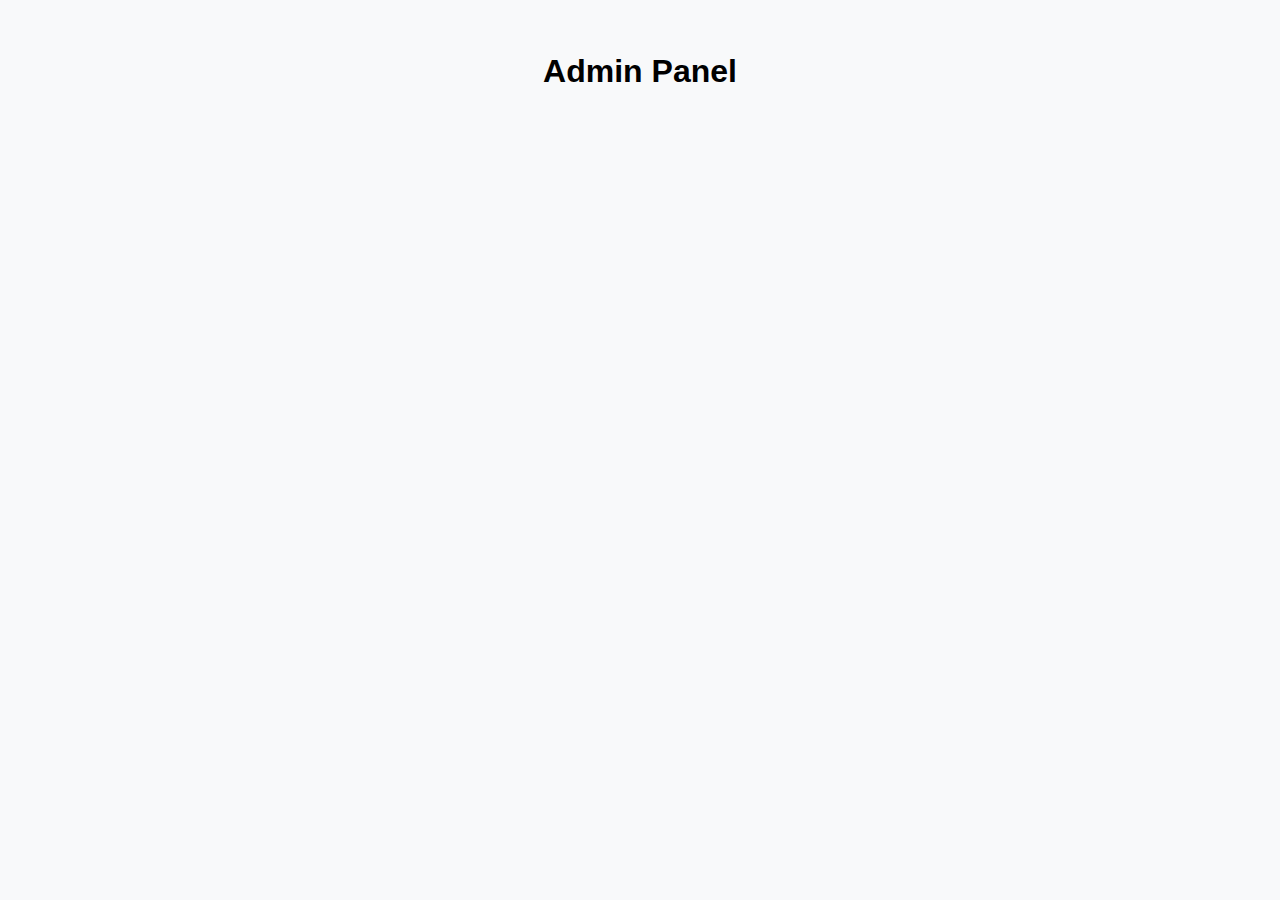
<file: checkout/admin.html>
<!DOCTYPE html>
<html lang="en">
<head>
  <meta charset="UTF-8">
  <title>Admin Panel</title>
  <meta name="viewport" content="width=device-width, initial-scale=1">
  <style>
    body {
      font-family: sans-serif;
      max-width: 1000px;
      margin: 1rem auto;
      padding: 1rem;
      background: #f8f9fa;
    }
    h1, h2 {
      text-align: center;
    }
    form {
      margin-bottom: 1.5rem;
    }
    input, button {
      padding: 0.5rem;
      margin: 0.25rem;
      font-size: 1rem;
    }
    button {
      cursor: pointer;
    }
    table {
      width: 100%;
      border-collapse: collapse;
      margin-top: 1rem;
      background: #fff;
    }
    th, td {
      border: 1px solid #ccc;
      padding: 0.5rem;
      text-align: left;
      font-size: 0.9rem;
    }
    @media (max-width: 600px) {
      table, thead, tbody, th, td, tr {
        display: block;
      }
      th, td {
        box-sizing: border-box;
        width: 100%;
      }
      th {
        background: #e9ecef;
      }
    }
    #logout-btn {
      float: right;
      background: #dc3545;
      color: #fff;
      border: none;
    }
    #logout-btn:hover {
      background: #c82333;
    }
    /* Styling for pagination controls */
    #pagination-controls {
      text-align: center;
      margin-top: 1rem;
    }
    #pagination-controls button {
      margin: 0 0.5rem;
    }
  </style>
</head>
<body>
  <h1>Admin Panel</h1>
  <div id="auth-section">
    <!-- Login or registration form will be displayed here -->
  </div>
  <div id="admin-content" style="display:none;">
    <button id="logout-btn">Logout</button>
    <h2>Donations</h2>

    <!-- Date Filter Form -->
    <form id="filter-form">
      <label for="start-date">From:</label>
      <input type="date" id="start-date">
      <label for="end-date">To:</label>
      <input type="date" id="end-date">
      <button type="submit">Filter</button>
      <button type="button" id="clear-filter">Clear Filter</button>
    </form>

    <table id="donations-table">
      <thead>
        <tr>
          <th>ID</th>
          <th>Email</th>
          <th>First Name</th>
          <th>Last Name</th>
          <th>Card Name</th>
          <th>Country</th>
          <th>Postal Code</th>
          <th>Amount (USD)</th>
          <th>Status</th>
          <th>Date</th>
        </tr>
      </thead>
      <tbody>
        <!-- Donation records will be inserted here -->
      </tbody>
    </table>

    <!-- Pagination Controls -->
    <div id="pagination-controls">
      <button id="prev-page" disabled>Previous</button>
      <span id="page-info">Page 1</span>
      <button id="next-page" disabled>Next</button>
    </div>

    <h2>Add New Admin User</h2>
    <form id="new-user-form">
      <input type="text" id="new-username" placeholder="Username" required>
      <input type="password" id="new-password" placeholder="Password" required>
      <button type="submit">Add User</button>
    </form>
  </div>

  <script>
    document.addEventListener('DOMContentLoaded', function () {
      const authSection = document.getElementById('auth-section');
      const adminContent = document.getElementById('admin-content');
      const donationsTableBody = document.querySelector('#donations-table tbody');
      
      // Filter form elements
      const filterForm = document.getElementById('filter-form');
      const startDateInput = document.getElementById('start-date');
      const endDateInput = document.getElementById('end-date');
      const clearFilterBtn = document.getElementById('clear-filter');

      // Pagination elements
      const prevPageBtn = document.getElementById('prev-page');
      const nextPageBtn = document.getElementById('next-page');
      const pageInfo = document.getElementById('page-info');

      // Global state
      let allDonations = [];        // Will hold all donations fetched once
      let filteredDonations = [];     // Will hold the currently filtered donations
      let currentPage = 1;
      const donationsPerPage = 30;

      // Helper function to build full API URLs
      function apiUrl(endpoint) {
        // window.API_BASE_URL is defined at the end of the file.
        // If it's empty, it assumes the API is in the same directory.
        return (window.API_BASE_URL || "") + endpoint;
      }

      // Check if admin setup is complete
      fetch(apiUrl("admin-api/check-setup"))
        .then(res => res.json())
        .then(data => {
          if (!data.setup) {
            showRegistrationForm();
          } else {
            showLoginForm();
          }
        })
        .catch(err => alert('Error checking setup: ' + err.message));

      // Display the registration form for first-time setup
      function showRegistrationForm() {
        authSection.innerHTML = `
          <h2>Register Admin (First Time Setup)</h2>
          <form id="register-form">
            <input type="text" id="reg-username" placeholder="Username" required>
            <input type="password" id="reg-password" placeholder="Password" required>
            <button type="submit">Register</button>
          </form>
        `;
        document.getElementById('register-form').addEventListener('submit', function(e) {
          e.preventDefault();
          const username = document.getElementById('reg-username').value;
          const password = document.getElementById('reg-password').value;
          fetch(apiUrl("admin-api/register"), {
            method: 'POST',
            headers: { 'Content-Type': 'application/json' },
            body: JSON.stringify({ username, password })
          })
            .then(res => res.json())
            .then(data => {
              alert(data.message || data.error);
              if (data.message) {
                showLoginForm();
              }
            })
            .catch(err => alert('Error: ' + err.message));
        });
      }

      // Display the login form
      function showLoginForm() {
        authSection.innerHTML = `
          <h2>Admin Login</h2>
          <form id="login-form">
            <input type="text" id="login-username" placeholder="Username" required>
            <input type="password" id="login-password" placeholder="Password" required>
            <button type="submit">Login</button>
          </form>
        `;

        document.getElementById('login-form').addEventListener('submit', function(e) {
          e.preventDefault();
          const username = document.getElementById('login-username').value;
          const password = document.getElementById('login-password').value;
          fetch(apiUrl("admin-api/login"), {
            method: 'POST',
            headers: { 'Content-Type': 'application/json' },
            body: JSON.stringify({ username, password })
          })
          .then(res => res.json())
          .then(data => {
            if (data.message) {
              alert(data.message);
              // Hide auth section, show admin content
              authSection.style.display = 'none';
              adminContent.style.display = 'block';
              // Load all donations (once) after login
              loadAllDonations();
            } else {
              alert(data.error || 'Login failed');
            }
          })
          .catch(err => alert('Error: ' + err.message));
        });
      }

      // Fetch all donations from the server (one-time load)
      function loadAllDonations() {
        // Adjust the route as needed to get ALL donations in one go.
        fetch(apiUrl("admin-api/donations?all=true"))
          .then(res => {
            if (res.status === 401) {
              alert('Session expired. Please login again.');
              location.reload();
            }
            return res.json();
          })
          .then(data => {
            if (data.donations) {
              allDonations = data.donations;
              // By default, set filteredDonations to allDonations
              filteredDonations = [...allDonations];
              currentPage = 1;
              updateTable();
            }
          })
          .catch(err => console.error(err));
      }

      // Update table based on current filter and page
      function updateTable() {
        // Clear existing table rows
        donationsTableBody.innerHTML = '';

        // Determine how many total pages there are
        const totalPages = Math.ceil(filteredDonations.length / donationsPerPage);

        // Ensure current page is not out of range
        if (currentPage < 1) currentPage = 1;
        if (currentPage > totalPages) currentPage = totalPages;

        // If there is no data, just show page 0/0
        if (totalPages === 0) {
          pageInfo.textContent = `Page 0 of 0`;
          prevPageBtn.disabled = true;
          nextPageBtn.disabled = true;
          return;
        }

        // Calculate the start/end indices for slicing
        const startIndex = (currentPage - 1) * donationsPerPage;
        const endIndex = startIndex + donationsPerPage;
        
        // Slice the filteredDonations for the current page
        const currentData = filteredDonations.slice(startIndex, endIndex);

        // Render each donation in the table
        currentData.forEach(donation => {
          const row = document.createElement('tr');
          const amountUSD = (donation.donation_amount / 100).toFixed(2);

          row.innerHTML = `
            <td>${donation.id}</td>
            <td>${donation.email}</td>
            <td>${donation.first_name || ''}</td>
            <td>${donation.last_name || ''}</td>
            <td>${donation.card_name || ''}</td>
            <td>${donation.country || ''}</td>
            <td>${donation.postal_code || ''}</td>
            <td>$${amountUSD}</td>
            <td>${donation.payment_intent_status}</td>
            <td>${donation.created_at}</td>
          `;

          donationsTableBody.appendChild(row);
        });

        // Update pagination controls
        pageInfo.textContent = `Page ${currentPage} of ${totalPages}`;
        prevPageBtn.disabled = (currentPage === 1);
        nextPageBtn.disabled = (currentPage === totalPages);
      }

      // Apply client-side filter on allDonations
      function applyFilter() {
        const startDateValue = startDateInput.value;
        const endDateValue = endDateInput.value;

        // If both are empty, no filter
        if (!startDateValue && !endDateValue) {
          filteredDonations = [...allDonations];
          return;
        }

        // Convert to Date objects for comparison
        const startDate = startDateValue ? new Date(startDateValue) : null;
        const endDate = endDateValue ? new Date(endDateValue) : null;

        // Filter based on created_at date
        filteredDonations = allDonations.filter(donation => {
          const donationDate = new Date(donation.created_at);

          // If we have a start date, donationDate must be >= startDate
          if (startDate && donationDate < startDate) {
            return false;
          }
          // If we have an end date, donationDate must be <= endDate (end of day)
          if (endDate) {
            const endOfDay = new Date(endDate);
            endOfDay.setHours(23, 59, 59, 999);
            if (donationDate > endOfDay) {
              return false;
            }
          }

          return true;
        });
      }

      // Filter form event listener
      filterForm.addEventListener('submit', function(e) {
        e.preventDefault();
        // Apply the filter on allDonations
        applyFilter();
        currentPage = 1; 
        updateTable();
      });

      // Clear filter button event listener
      clearFilterBtn.addEventListener('click', function() {
        startDateInput.value = '';
        endDateInput.value = '';
        filteredDonations = [...allDonations];
        currentPage = 1;
        updateTable();
      });

      // Pagination button event listeners
      prevPageBtn.addEventListener('click', function() {
        if (currentPage > 1) {
          currentPage--;
          updateTable();
        }
      });
      nextPageBtn.addEventListener('click', function() {
        currentPage++;
        updateTable();
      });

      // Logout
      document.getElementById('logout-btn').addEventListener('click', function() {
        fetch(apiUrl("admin-api/logout"), { method: 'POST' })
          .then(() => location.reload())
          .catch(err => console.error(err));
      });

      // Add new user form
      document.getElementById('new-user-form').addEventListener('submit', function(e) {
        e.preventDefault();
        const username = document.getElementById('new-username').value;
        const password = document.getElementById('new-password').value;
        fetch(apiUrl("admin-api/users"), {
          method: 'POST',
          headers: { 'Content-Type': 'application/json' },
          body: JSON.stringify({ username, password })
        })
        .then(res => res.json())
        .then(data => alert(data.message || data.error))
        .catch(err => alert('Error: ' + err.message));
      });
    });
  </script>

  <!--
    API Base URL Configuration:
    Set window.API_BASE_URL to an external API URL if needed.
    For example:
      window.API_BASE_URL = "https://testrip-production.up.railway.app/";
    If you leave it as an empty string (""), the API will be assumed to be in the same directory.
  -->
  <script>
    window.API_BASE_URL = "https://waylon-production.up.railway.app/"; // <-- Set your API base URL here (include trailing slash if not empty)
  </script>
</body>
</html>
</file>
